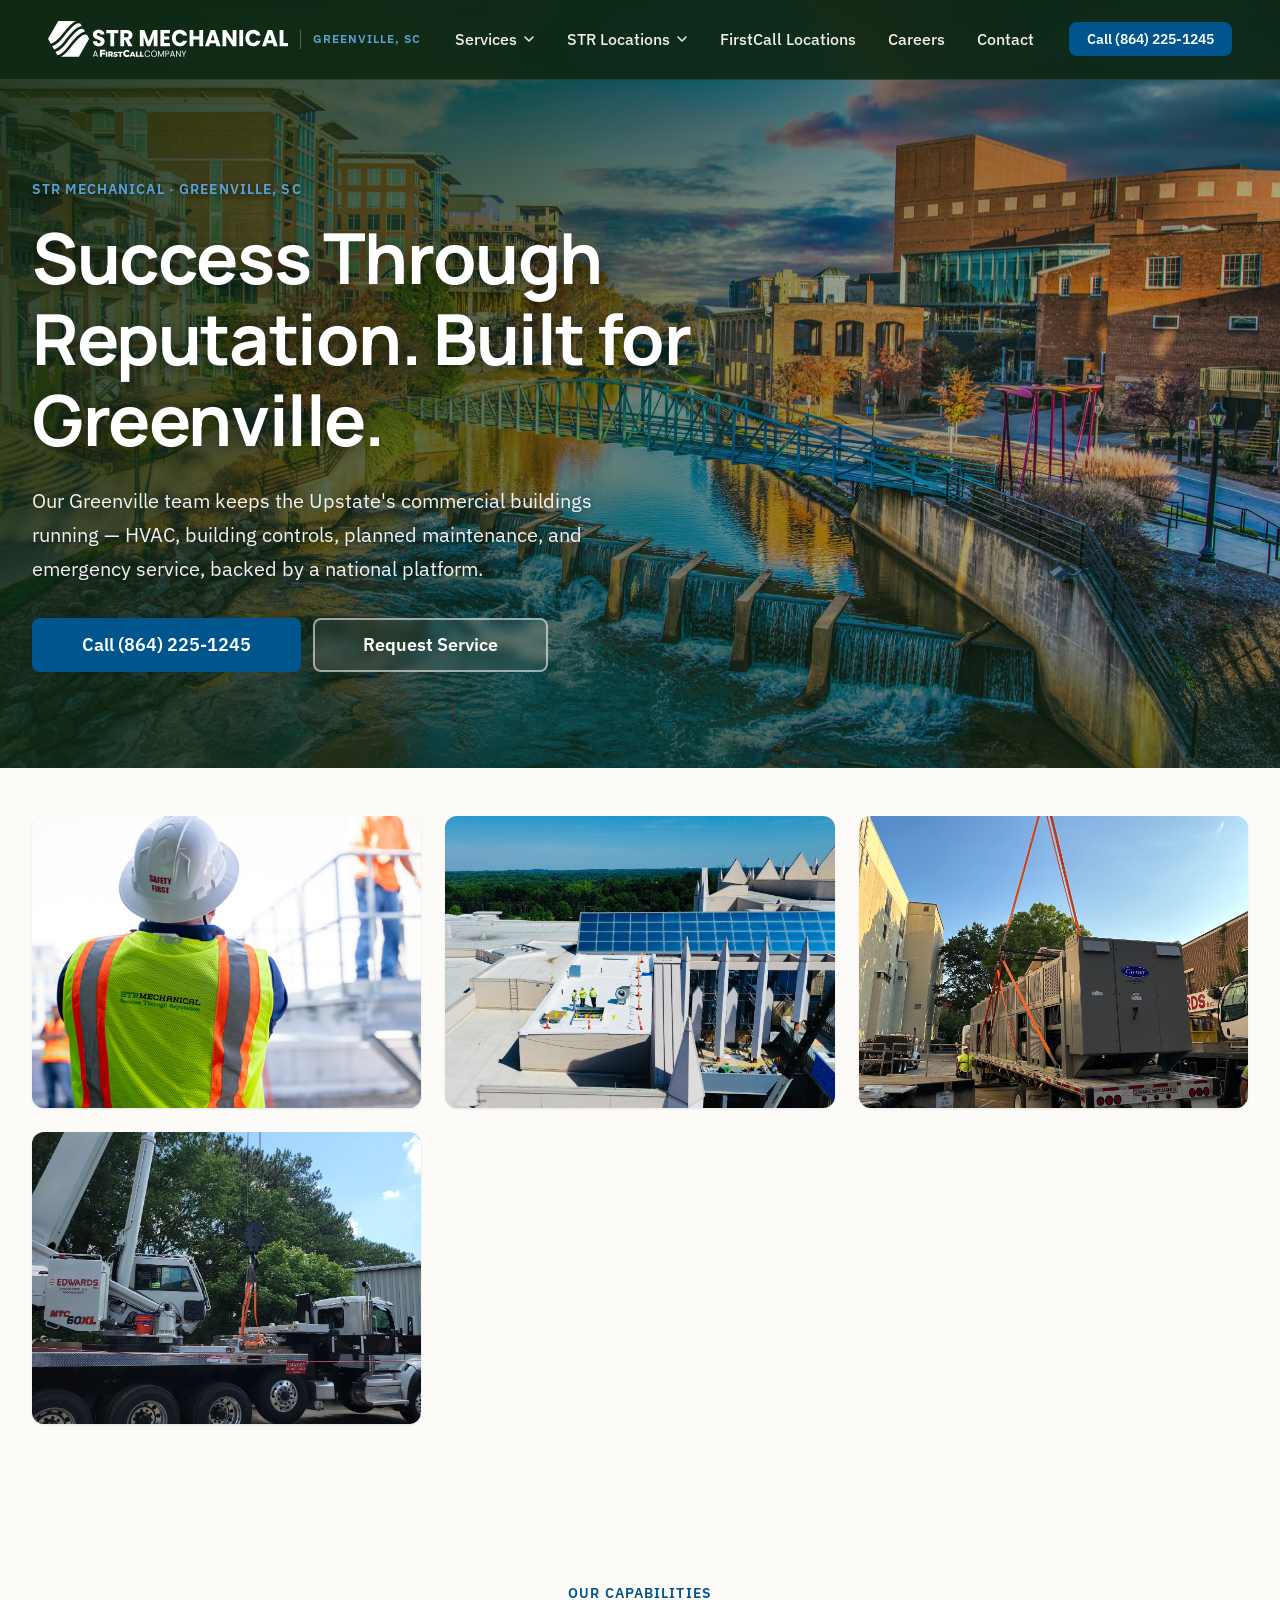
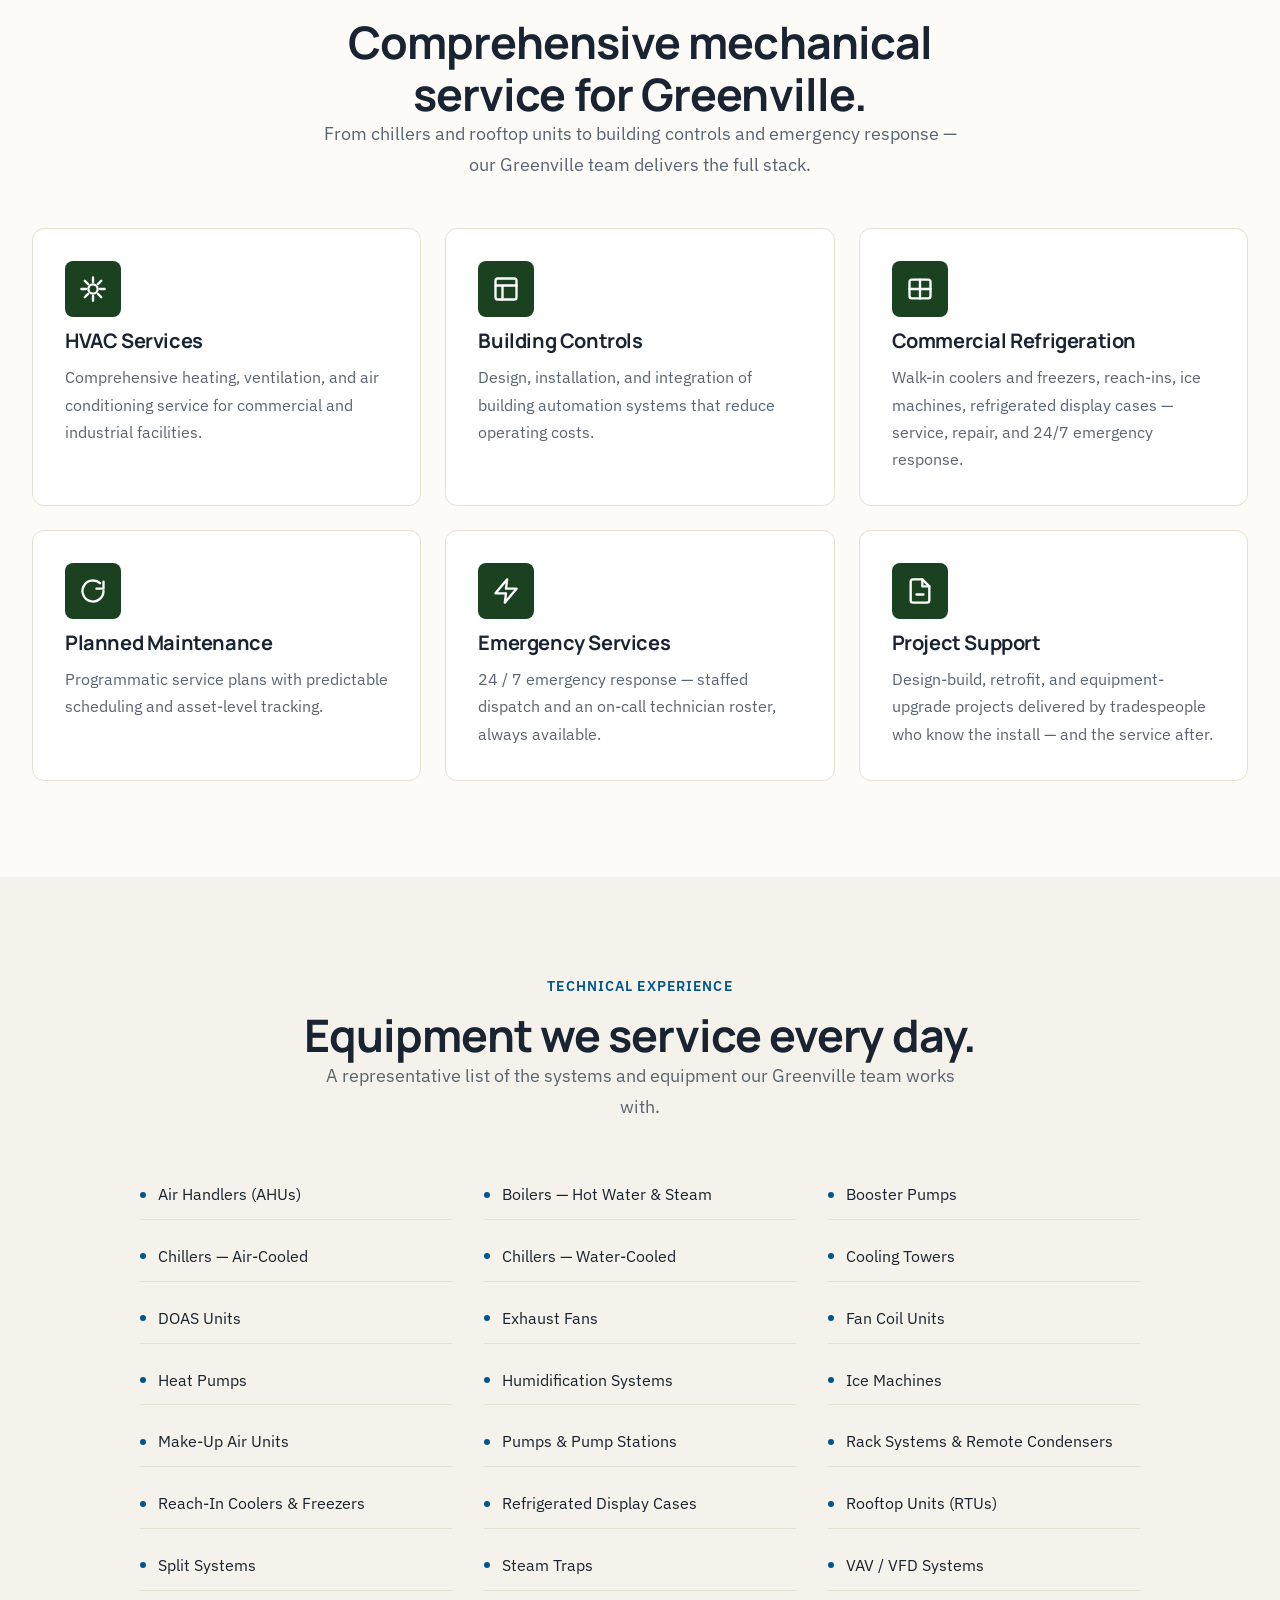
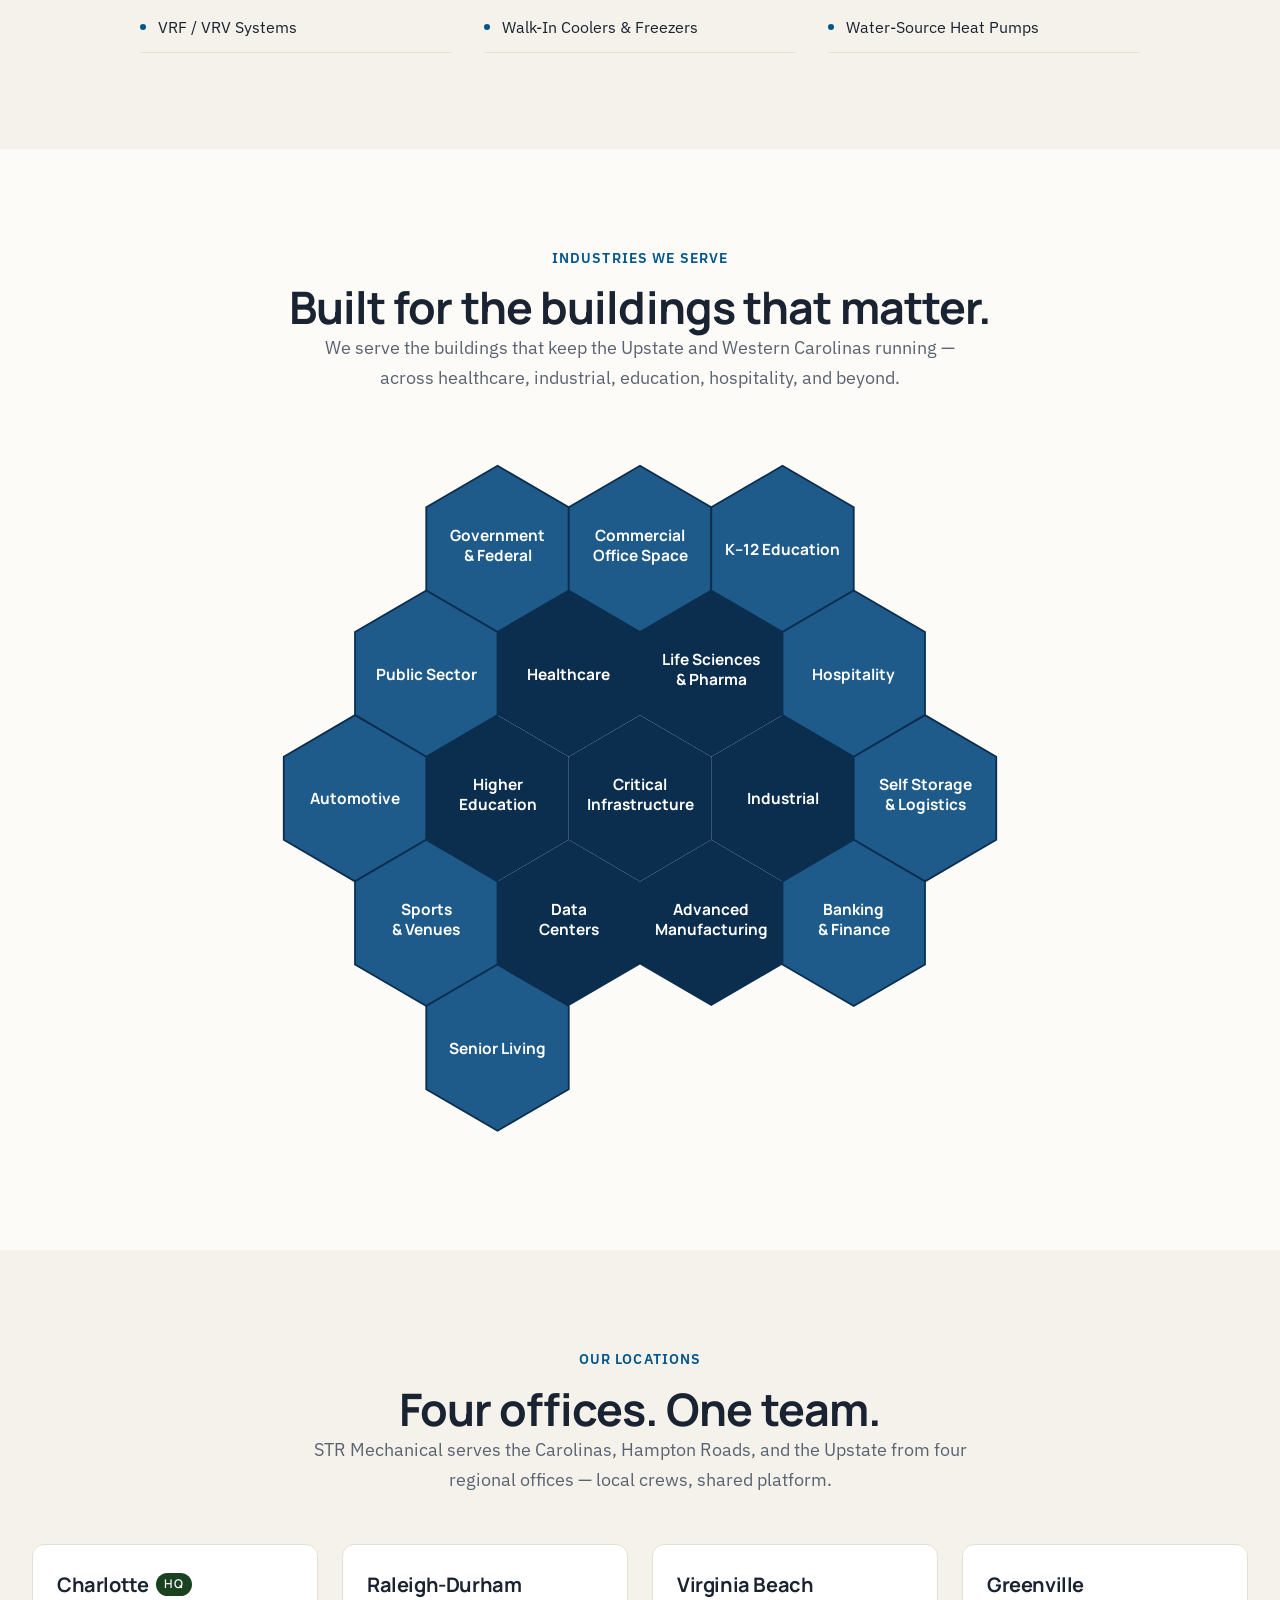
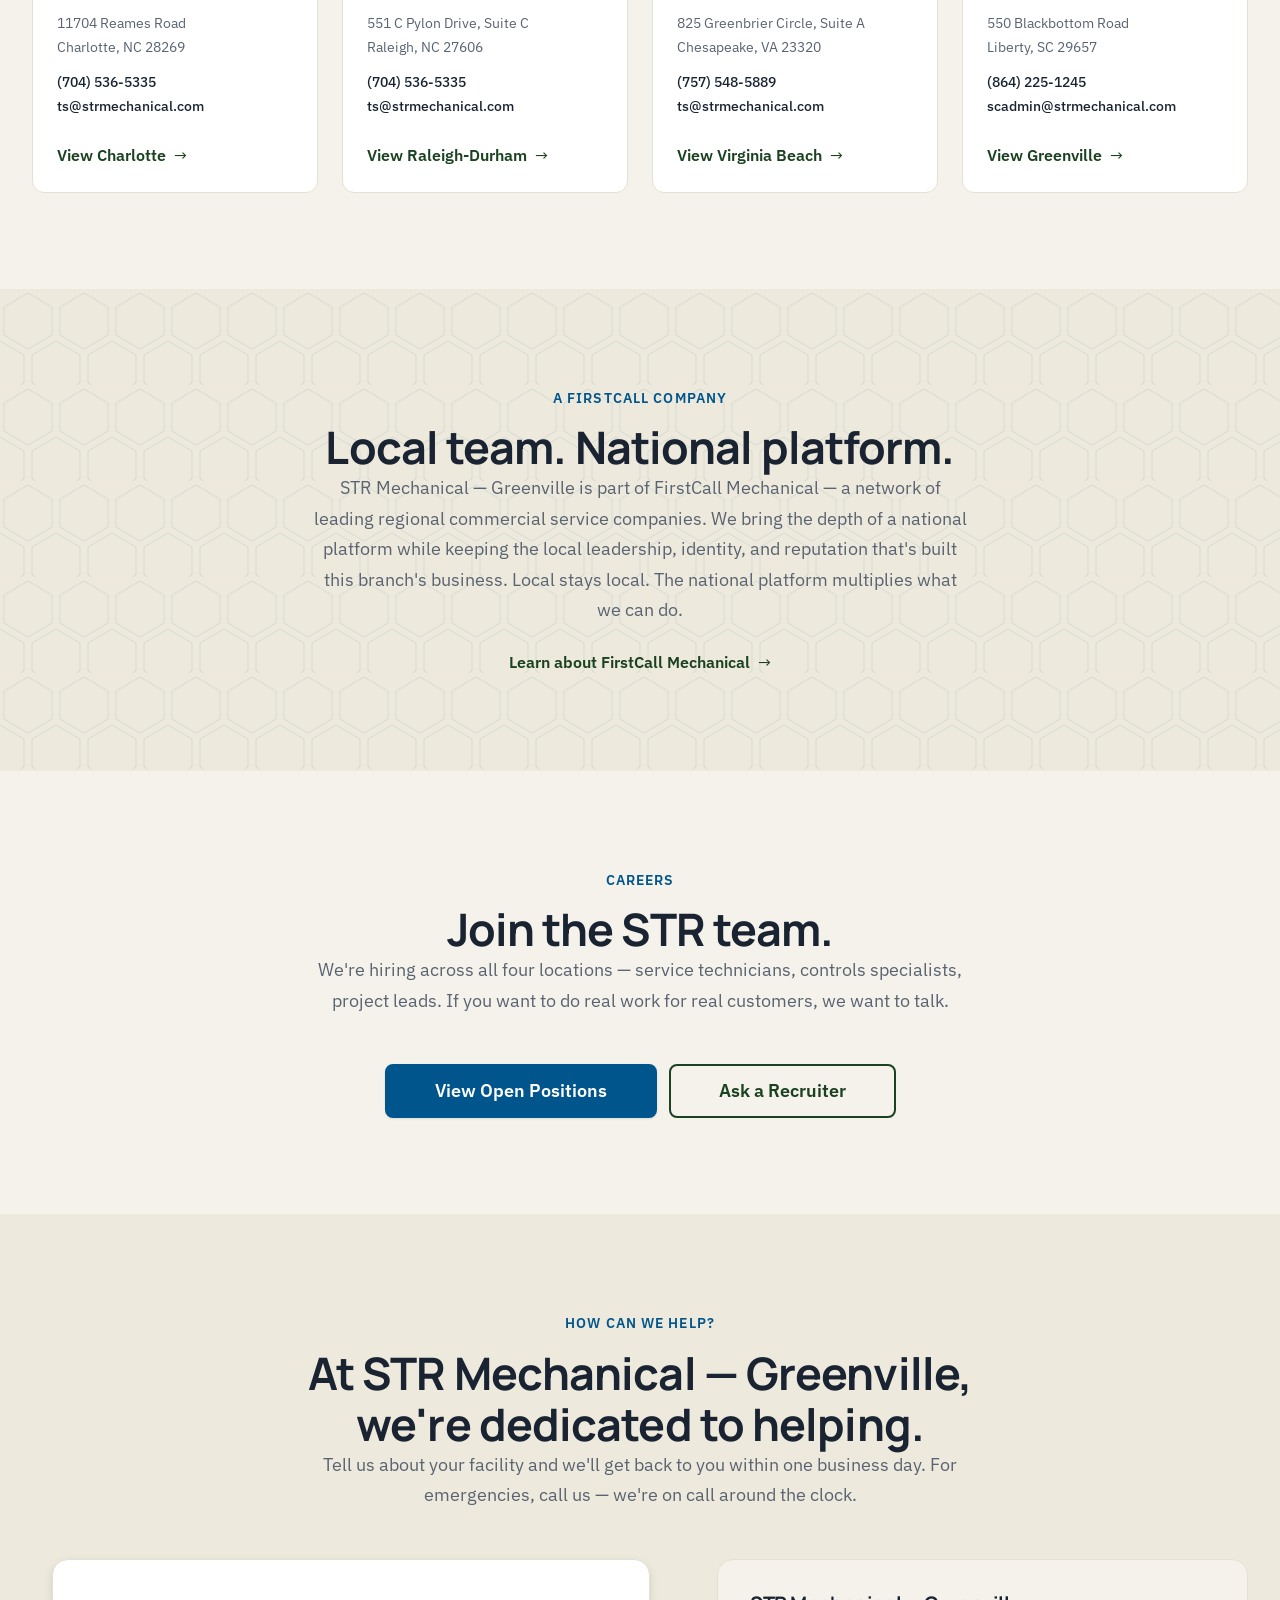
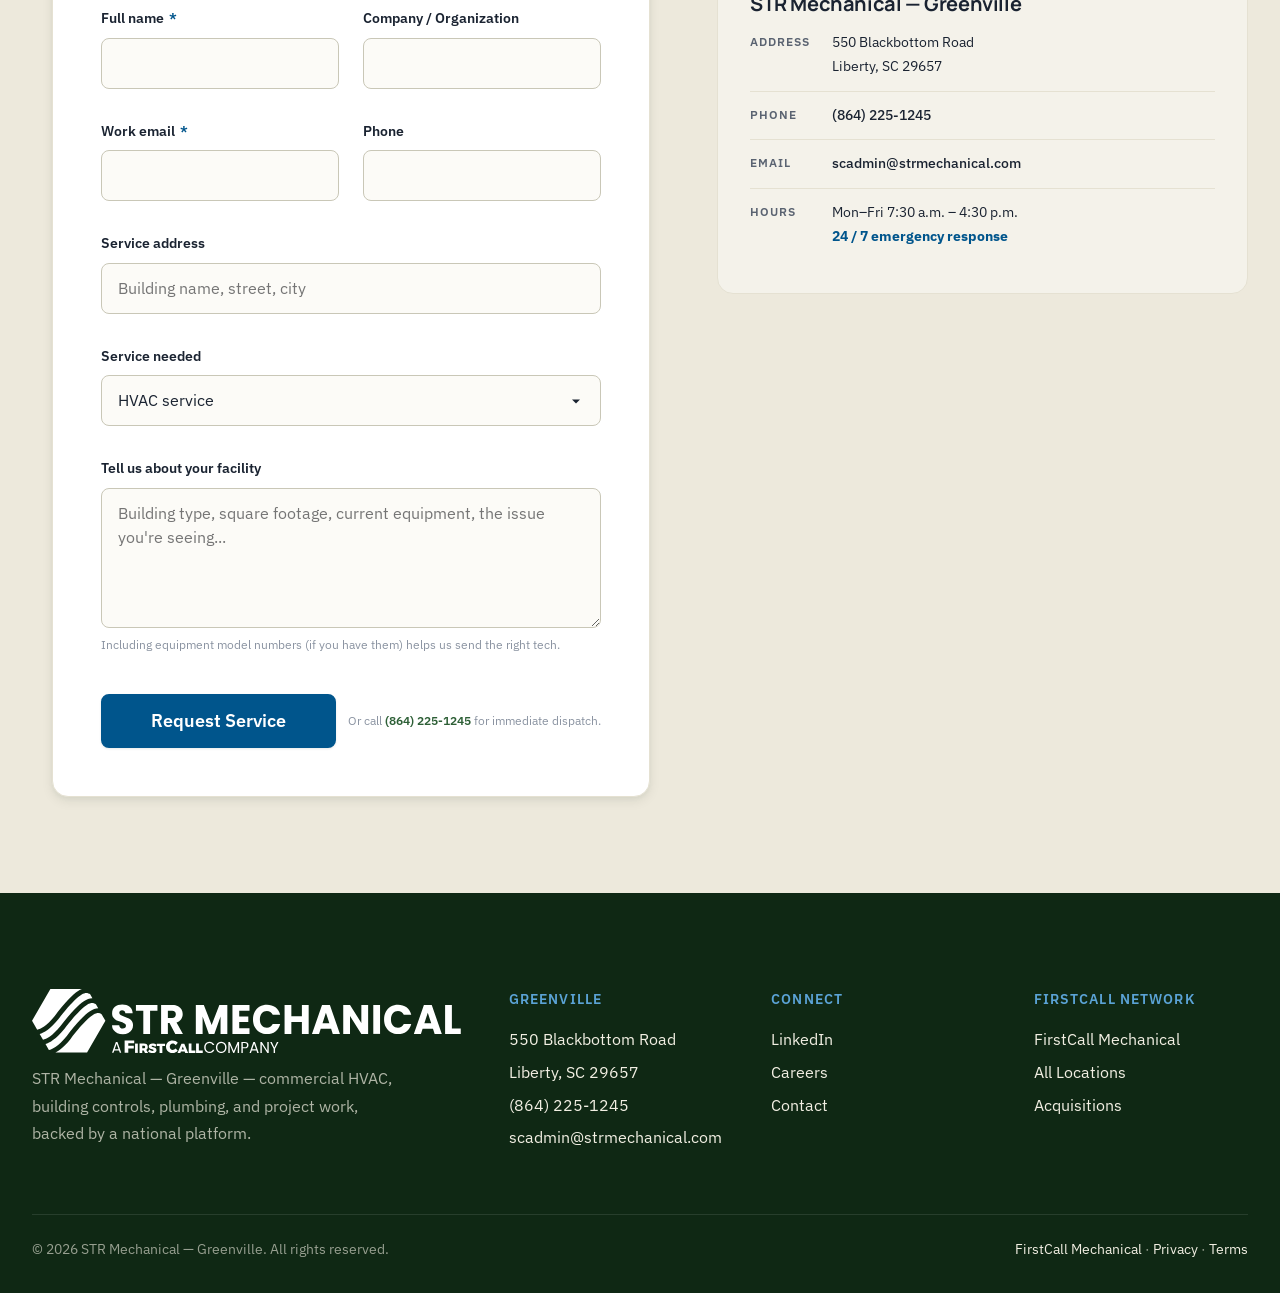
<file: greenville.html>
<!DOCTYPE html>
<!--
  ============================================================
  FirstCall Branch Template
  ============================================================

  Canonical source for every branch site (FirstCall Mechanical
  subpages + standalone-domain branches). Hydrated from each
  branch's config.json by a future scripts/build-branches.js
  step (see Milestone 5).

  Placeholders use  syntax for simple field
  substitution and  for repeats.

  For the live, fully-rendered example, see
  branches/columbus/index.html. That file is the manually-built
  reference instance — when build-branches.js is wired up, it
  should produce a byte-identical output for the Columbus
  config.json.

  All CSS / JS / logo SVGs are inlined per branch so each page
  renders standalone (no sibling-file dependencies). This is
  intentional — branch sites may live at different domains
  (strmechanical.com, c2h.com) and shouldn't share runtime
  assets cross-origin.
  ============================================================
-->
<html lang="en">
<head>
  <meta charset="UTF-8" />
  <meta name="viewport" content="width=device-width, initial-scale=1.0" />
  <title>STR Mechanical — Greenville</title>
  <meta name="description" content="STR Mechanical — Greenville — commercial HVAC, building controls, plumbing, planned maintenance, and emergency service. Liberty, SC." />
  <link rel="canonical" href="https://strmechanical.com/greenville" />
  <meta name="theme-color" content="#1A4120" />

  <!-- Favicons (generate .ico + PNG sizes from /favicon.svg via realfavicongenerator.net) -->
  <link rel="icon" type="image/svg+xml" href="/favicon.svg" />
  <link rel="icon" type="image/x-icon" href="/favicon.ico" />
  <link rel="apple-touch-icon" sizes="180x180" href="/apple-touch-icon.png" />
  <link rel="manifest" href="/site.webmanifest" />

  <!-- Open Graph (LinkedIn, Facebook, iMessage previews) -->
  <meta property="og:type" content="website" />
  <meta property="og:site_name" content="STR Mechanical" />
  <meta property="og:locale" content="en_US" />
  <meta property="og:title" content="STR Mechanical — Greenville" />
  <meta property="og:description" content="Commercial mechanical service for Liberty, SC." />
  <meta property="og:url" content="https://strmechanical.com/greenville" />
  <meta property="og:image" content="https://strmechanical.com/og-image.jpg" />
  <meta property="og:image:width" content="1200" />
  <meta property="og:image:height" content="630" />
  <meta property="og:image:alt" content="STR Mechanical — Success Through Reputation" />

  <!-- Twitter / X card -->
  <meta name="twitter:card" content="summary_large_image" />
  <meta name="twitter:title" content="STR Mechanical — Greenville" />
  <meta name="twitter:description" content="Commercial mechanical service for Liberty, SC." />
  <meta name="twitter:image" content="https://strmechanical.com/og-image.jpg" />

  <link rel="preconnect" href="https://fonts.googleapis.com" />
  <link rel="preconnect" href="https://fonts.gstatic.com" crossorigin />
  <link href="https://fonts.googleapis.com/css2?family=Manrope:wght@400;500;600;700;800&family=IBM+Plex+Sans:wght@300;400;500;600;700&display=swap" rel="stylesheet" />

  <!-- LocalBusiness JSON-LD for SEO -->
  <script type="application/ld+json">
  {
    "@context": "https://schema.org",
    "@type": "LocalBusiness",
    "name": "STR Mechanical — Greenville",
    "image": "shared/img/photos/str/greenville.jpg",
    "telephone": "+18642251245",
    "email": "scadmin@strmechanical.com",
    "url": "https://strmechanical.com/greenville",
    "address": {
      "@type": "PostalAddress",
      "streetAddress": "550 Blackbottom Road",
      "addressLocality": "Liberty",
      "addressRegion": "SC",
      "postalCode": "29657",
      "addressCountry": "US"
    },
    "geo": {
      "@type": "GeoCoordinates",
      "latitude": 34.7873,
      "longitude": -82.6943
    },
    "openingHours": "Mo-Fr 07:30-16:30",
    "parentOrganization": {
      "@type": "Organization",
      "name": "FirstCall Mechanical",
      "url": "https://firstcallmechanical.com"
    }
  }
  </script>

  

  <style>
    /* ============================================================
       TOKENS, BASE, BUTTONS, HEADER, FOOTER, PAGE: BRANCH

       Build step should inline the contents of
       shared/css/tokens.css + base.css + components.css here,
       plus the branch-specific page styles. For the reference
       implementation, see branches/columbus/index.html.
       ============================================================ */

    /* ===== tokens.css ===== */
/* ============================================================
   STR Design Tokens — mirrors the Columbus, OH reference palette
   (Website Redesign/columbus.html inline TOKENS block).

   Cream/light theme with dark-green header + footer brackets and
   a deep-blue accent. Dark-text-on-cream content surface.
   ============================================================ */

:root {
  /* --------------------------------------------------------
     COLOR — Brand greens (FirstCall family)
     -------------------------------------------------------- */
  --color-primary:        #1A4120;
  --color-primary-dark:   #0F2814;
  --color-primary-mid:    #2D5F36;
  --color-primary-soft:   #4A7D52;

  /* Accent — deep brand blue */
  --color-accent:         #00558C;
  --color-accent-dark:    #003D66;
  --color-accent-light:   #5BA3D6;

  /* --------------------------------------------------------
     COLOR — Surfaces (cream-led, dark-bracket)
     -------------------------------------------------------- */
  --color-bg:             #FCFBF7;  /* page background — warm cream */
  --color-bg-soft:        #F4F2EA;  /* alt section bands */
  --color-bg-section:     #EDE9DC;  /* tinted bands */
  --color-bg-dark:        #0F2814;  /* deepest — footer, deep CTAs */
  --color-bg-card:        #FFFFFF;  /* lifted cards on cream */

  --color-text:           #1A2331;  /* near-black primary text */
  --color-text-muted:     #5A6371;  /* secondary copy */
  --color-text-light:     #8A93A1;  /* tertiary, meta */
  --color-text-on-dark:   #F2EFE3;  /* warm cream on dark surfaces */
  --color-text-on-primary:#FFFFFF;

  --color-border:         #E5E1D2;
  --color-border-strong:  #C9C7B7;
  --color-border-dark:    #0F2814;

  /* --------------------------------------------------------
     INDUSTRIES-GRID TIER TOKENS
     Used by the "Industries We Serve" hex grid + legend.
     -------------------------------------------------------- */
  --fc-tier-1:        #0B2E4F;   /* Specialty Focus — darkest navy */
  --fc-tier-2:        #1E5A8A;   /* Deep Expertise — mid navy */
  --fc-tier-3:        #A8C5DC;   /* Trusted Partner — light blue */
  --fc-text-light:    #FFFFFF;
  --fc-text-dark:     #0B2E4F;

  /* --------------------------------------------------------
     COLOR — Semantic
     -------------------------------------------------------- */
  --color-success:        #5BA3D6;
  --color-warning:        #B8861A;
  --color-danger:         #C0392B;
  --color-info:           #5BA3D6;

  /* --------------------------------------------------------
     TYPOGRAPHY
     Manrope (display/headings) + IBM Plex Sans (body)
     -------------------------------------------------------- */
  --font-display: "Manrope", system-ui, -apple-system, "Segoe UI", sans-serif;
  --font-body:    "IBM Plex Sans", system-ui, -apple-system, "Segoe UI", sans-serif;
  --font-mono:    "IBM Plex Mono", ui-monospace, "SF Mono", Menlo, monospace;

  --text-xs:    0.75rem;
  --text-sm:    0.875rem;
  --text-base:  1rem;
  --text-lg:    1.125rem;
  --text-xl:    1.25rem;
  --text-2xl:   1.5rem;
  --text-3xl:   1.875rem;
  --text-4xl:   2.25rem;
  --text-5xl:   3rem;
  --text-6xl:   3.75rem;
  --text-7xl:   4.5rem;

  --weight-regular:  400;
  --weight-medium:   500;
  --weight-semibold: 600;
  --weight-bold:     700;
  --weight-extrabold:800;

  --leading-tight:   1.15;
  --leading-snug:    1.3;
  --leading-normal:  1.55;
  --leading-relaxed: 1.7;

  --tracking-tight:  -0.02em;
  --tracking-normal: 0;
  --tracking-wide:   0.02em;
  --tracking-caps:   0.08em;

  /* --------------------------------------------------------
     SPACING — 4px base
     -------------------------------------------------------- */
  --space-1:   0.25rem;
  --space-2:   0.5rem;
  --space-3:   0.75rem;
  --space-4:   1rem;
  --space-5:   1.5rem;
  --space-6:   2rem;
  --space-7:   3rem;
  --space-8:   4rem;
  --space-9:   6rem;
  --space-10:  8rem;
  --space-11: 10rem;

  /* --------------------------------------------------------
     LAYOUT
     -------------------------------------------------------- */
  --container-sm:  640px;
  --container-md:  768px;
  --container-lg: 1024px;
  --container-xl: 1280px;
  --container-2xl: 1600px;
  --container-content: 1440px;

  --header-height: 80px;
  --header-height-mobile: 64px;
  --pad-x: clamp(1.25rem, 4vw, 3rem);

  /* --------------------------------------------------------
     RADII
     -------------------------------------------------------- */
  --radius-none: 0;
  --radius-sm:   4px;
  --radius-md:   8px;
  --radius-lg:   12px;
  --radius-xl:   16px;
  --radius-2xl:  24px;
  --radius-pill: 999px;

  /* --------------------------------------------------------
     SHADOWS
     -------------------------------------------------------- */
  --shadow-xs: 0 1px 2px rgba(15, 42, 31, 0.04);
  --shadow-sm: 0 1px 3px rgba(15, 42, 31, 0.06), 0 1px 2px rgba(15, 42, 31, 0.04);
  --shadow-md: 0 4px 12px rgba(15, 42, 31, 0.08), 0 2px 4px rgba(15, 42, 31, 0.04);
  --shadow-lg: 0 12px 32px rgba(15, 42, 31, 0.10), 0 4px 8px rgba(15, 42, 31, 0.04);
  --shadow-xl: 0 24px 48px rgba(15, 42, 31, 0.14), 0 8px 16px rgba(15, 42, 31, 0.06);

  /* --------------------------------------------------------
     MOTION
     -------------------------------------------------------- */
  --ease-out:     cubic-bezier(0.16, 1, 0.3, 1);
  --ease-in-out:  cubic-bezier(0.4, 0, 0.2, 1);
  --duration-fast:   150ms;
  --duration-base:   200ms;
  --duration-slow:   320ms;

  /* --------------------------------------------------------
     Z-INDEX
     -------------------------------------------------------- */
  --z-base:     1;
  --z-dropdown: 100;
  --z-sticky:   200;
  --z-header:   300;
  --z-overlay:  400;
  --z-modal:    500;
  --z-toast:    600;
}

/* Focus ring — applied via :focus-visible across the system. */
:root {
  --focus-ring: 0 0 0 3px rgba(0, 85, 140, 0.35);
}


/* ===== base.css ===== */
/* ============================================================
   FirstCall Base — resets, typography defaults, utilities
   Depends on tokens.css being loaded first.
   ============================================================ */

/* ---------- Modern reset ---------- */
*, *::before, *::after { box-sizing: border-box; }

* { margin: 0; }

html {
  -webkit-text-size-adjust: 100%;
  text-size-adjust: 100%;
  scroll-behavior: smooth;
}

body {
  min-height: 100vh;
  font-family: var(--font-body);
  font-size: var(--text-base);
  line-height: var(--leading-normal);
  color: var(--color-text);
  background: var(--color-bg);
  -webkit-font-smoothing: antialiased;
  -moz-osx-font-smoothing: grayscale;
  text-rendering: optimizeLegibility;
}

img, svg, video, canvas, picture {
  display: block;
  max-width: 100%;
  height: auto;
}

button, input, select, textarea {
  font: inherit;
  color: inherit;
}

button {
  background: none;
  border: none;
  cursor: pointer;
}

a {
  color: var(--color-primary-mid);
  text-decoration: none;
  transition: color var(--duration-base) var(--ease-out);
}

a:hover {
  color: var(--color-primary);
}

a:focus-visible,
button:focus-visible,
input:focus-visible,
select:focus-visible,
textarea:focus-visible,
[tabindex]:focus-visible {
  outline: none;
  box-shadow: var(--focus-ring);
  border-radius: var(--radius-sm);
}

ul, ol { padding-left: 1.25em; }
ul[role="list"], ol[role="list"] { list-style: none; padding: 0; }

/* ---------- Typography ---------- */

h1, h2, h3, h4, h5, h6 {
  font-family: var(--font-display);
  font-weight: var(--weight-bold);
  line-height: var(--leading-tight);
  letter-spacing: var(--tracking-tight);
  color: var(--color-text);
}

h1, .h1 {
  font-size: clamp(2.25rem, 4.5vw, var(--text-6xl));
  font-weight: var(--weight-bold);
}

h2, .h2 {
  font-size: clamp(1.875rem, 3.5vw, var(--text-5xl));
}

h3, .h3 {
  font-size: clamp(1.5rem, 2.5vw, var(--text-4xl));
}

h4, .h4 {
  font-size: var(--text-2xl);
  letter-spacing: var(--tracking-normal);
}

h5, .h5 {
  font-size: var(--text-xl);
  font-weight: var(--weight-semibold);
  letter-spacing: var(--tracking-normal);
}

h6, .h6 {
  font-size: var(--text-base);
  font-weight: var(--weight-semibold);
  text-transform: uppercase;
  letter-spacing: var(--tracking-caps);
  color: var(--color-text-muted);
}

p {
  line-height: var(--leading-normal);
  color: var(--color-text);
}

.lead {
  font-size: var(--text-lg);
  line-height: var(--leading-relaxed);
  color: var(--color-text-muted);
  max-width: 60ch;
}

.eyebrow {
  display: inline-block;
  font-family: var(--font-body);
  font-size: var(--text-sm);
  font-weight: var(--weight-semibold);
  text-transform: uppercase;
  letter-spacing: var(--tracking-caps);
  color: var(--color-accent);
  margin-bottom: var(--space-3);
}

small, .text-small { font-size: var(--text-sm); }
.text-xs { font-size: var(--text-xs); }
.text-muted { color: var(--color-text-muted); }
.text-light { color: var(--color-text-light); }

/* ---------- Layout utilities ---------- */

.container {
  width: 100%;
  max-width: var(--container-content);
  margin-inline: auto;
  padding-inline: var(--space-5);
}

.container-narrow {
  max-width: 800px;
  margin-inline: auto;
  padding-inline: var(--space-5);
}

.container-wide {
  width: 100%;
  max-width: var(--container-2xl);
  margin-inline: auto;
  padding-inline: var(--space-5);
}

@media (min-width: 768px) {
  .container, .container-narrow, .container-wide {
    padding-inline: var(--space-6);
  }
}

/* Section spacing */
.section {
  padding-block: var(--space-9);
}

.section-tight {
  padding-block: var(--space-7);
}

.section-loose {
  padding-block: var(--space-10);
}

@media (max-width: 767px) {
  .section { padding-block: var(--space-7); }
  .section-loose { padding-block: var(--space-8); }
}

.section--soft { background: var(--color-bg-soft); }
.section--tinted { background: var(--color-bg-section); }
.section--primary { background: var(--color-primary); color: var(--color-text-on-primary); }
.section--dark { background: var(--color-bg-dark); color: var(--color-text-on-dark); }

.section--primary h1, .section--primary h2, .section--primary h3,
.section--primary h4, .section--primary h5, .section--primary h6,
.section--dark h1, .section--dark h2, .section--dark h3,
.section--dark h4, .section--dark h5, .section--dark h6 {
  color: inherit;
}

.section--primary .eyebrow,
.section--dark .eyebrow {
  color: var(--color-accent-light);
}

/* Flex / grid helpers */
.stack > * + * { margin-top: var(--space-4); }
.stack-sm > * + * { margin-top: var(--space-2); }
.stack-lg > * + * { margin-top: var(--space-6); }
.stack-xl > * + * { margin-top: var(--space-7); }

.row {
  display: flex;
  flex-wrap: wrap;
  gap: var(--space-5);
}

.row--between { justify-content: space-between; }
.row--center  { align-items: center; }

.grid {
  display: grid;
  gap: var(--space-6);
}

.grid-2 { grid-template-columns: repeat(2, 1fr); }
.grid-3 { grid-template-columns: repeat(3, 1fr); }
.grid-4 { grid-template-columns: repeat(4, 1fr); }
.grid-6 { grid-template-columns: repeat(6, 1fr); }

@media (max-width: 1023px) {
  .grid-3, .grid-4 { grid-template-columns: repeat(2, 1fr); }
  .grid-6 { grid-template-columns: repeat(3, 1fr); }
}
@media (max-width: 639px) {
  .grid-2, .grid-3, .grid-4, .grid-6 { grid-template-columns: 1fr; }
}

/* Text alignment */
.text-center { text-align: center; }
.text-left   { text-align: left; }
.text-right  { text-align: right; }

/* Display */
.hidden { display: none !important; }

@media (max-width: 767px) {
  .hide-mobile { display: none !important; }
}
@media (min-width: 768px) {
  .show-mobile { display: none !important; }
}

/* Skip-to-content for accessibility */
.skip-link {
  position: absolute;
  top: -100px;
  left: var(--space-4);
  padding: var(--space-3) var(--space-5);
  background: var(--color-primary);
  color: var(--color-text-on-primary);
  border-radius: var(--radius-md);
  font-weight: var(--weight-semibold);
  z-index: var(--z-toast);
  transition: top var(--duration-base) var(--ease-out);
}

.skip-link:focus {
  top: var(--space-4);
}

/* Selection */
::selection {
  background: var(--color-accent);
  color: #fff;
}

/* Reduced motion */
@media (prefers-reduced-motion: reduce) {
  *, *::before, *::after {
    animation-duration: 0.01ms !important;
    animation-iteration-count: 1 !important;
    transition-duration: 0.01ms !important;
    scroll-behavior: auto !important;
  }
}


/* ===== components.css ===== */
/* ============================================================
   FirstCall Components — buttons, cards, forms, nav, footer,
   badges, callouts, photo strip, capabilities grid.
   Depends on tokens.css and base.css.
   ============================================================ */

/* ============================================================
   BUTTONS
   ============================================================ */

.btn {
  display: inline-flex;
  align-items: center;
  justify-content: center;
  gap: var(--space-2);
  padding: var(--space-3) var(--space-6);
  font-family: var(--font-body);
  font-size: var(--text-base);
  font-weight: var(--weight-semibold);
  letter-spacing: var(--tracking-normal);
  line-height: 1;
  border: 2px solid transparent;
  border-radius: var(--radius-md);
  cursor: pointer;
  text-decoration: none;
  transition:
    background-color var(--duration-base) var(--ease-out),
    border-color var(--duration-base) var(--ease-out),
    color var(--duration-base) var(--ease-out),
    transform var(--duration-fast) var(--ease-out),
    box-shadow var(--duration-base) var(--ease-out);
  white-space: nowrap;
}

.btn:active { transform: translateY(1px); }

.btn--primary {
  background: var(--color-accent);
  color: #fff;
  border-color: var(--color-accent);
  box-shadow: var(--shadow-sm);
}
.btn--primary:hover {
  background: var(--color-accent-dark);
  border-color: var(--color-accent-dark);
  color: #fff;
  box-shadow: var(--shadow-md);
}

.btn--secondary {
  background: var(--color-primary);
  color: #fff;
  border-color: var(--color-primary);
}
.btn--secondary:hover {
  background: var(--color-primary-dark);
  border-color: var(--color-primary-dark);
  color: #fff;
}

.btn--outline {
  background: transparent;
  color: var(--color-primary);
  border-color: var(--color-primary);
}
.btn--outline:hover {
  background: var(--color-primary);
  color: #fff;
}

.btn--ghost {
  background: transparent;
  color: var(--color-primary);
  border-color: transparent;
}
.btn--ghost:hover {
  background: var(--color-bg-section);
  color: var(--color-primary-dark);
}

.btn--on-dark {
  background: #fff;
  color: var(--color-primary);
  border-color: #fff;
}
.btn--on-dark:hover {
  background: var(--color-bg-section);
  color: var(--color-primary-dark);
}

.btn--outline-on-dark {
  background: transparent;
  color: #fff;
  border-color: rgba(255,255,255,0.4);
}
.btn--outline-on-dark:hover {
  background: rgba(255,255,255,0.1);
  border-color: #fff;
  color: #fff;
}

/* Size variants */
.btn--sm { padding: var(--space-2) var(--space-4); font-size: var(--text-sm); }
.btn--lg { padding: var(--space-4) var(--space-7); font-size: var(--text-lg); }
.btn--full { width: 100%; }

/* Inline-link arrow button (used a lot on ServiceLogic-style sites) */
.link-arrow {
  display: inline-flex;
  align-items: center;
  gap: var(--space-2);
  font-weight: var(--weight-semibold);
  color: var(--color-primary);
  text-decoration: none;
  transition: gap var(--duration-base) var(--ease-out), color var(--duration-base) var(--ease-out);
}

.link-arrow::after {
  content: "→";
  transition: transform var(--duration-base) var(--ease-out);
  font-weight: var(--weight-regular);
}

.link-arrow:hover {
  color: var(--color-accent);
  gap: var(--space-3);
}

.link-arrow:hover::after { transform: translateX(2px); }

.link-arrow--on-dark { color: var(--color-accent-light); }
.link-arrow--on-dark:hover { color: #fff; }

/* ============================================================
   CARDS
   ============================================================ */

.card {
  background: var(--color-bg);
  border: 1px solid var(--color-border);
  border-radius: var(--radius-lg);
  padding: var(--space-6);
  transition:
    border-color var(--duration-base) var(--ease-out),
    box-shadow var(--duration-base) var(--ease-out),
    transform var(--duration-base) var(--ease-out);
}

.card--hover:hover {
  border-color: var(--color-border-strong);
  box-shadow: var(--shadow-lg);
  transform: translateY(-2px);
}

.card--feature {
  display: flex;
  flex-direction: column;
  gap: var(--space-4);
}

.card--feature .card__icon {
  width: 56px;
  height: 56px;
  display: inline-flex;
  align-items: center;
  justify-content: center;
  background: var(--color-bg-section);
  color: var(--color-primary);
  border-radius: var(--radius-md);
}

.card--feature .card__icon svg { width: 28px; height: 28px; }

.card__title {
  font-family: var(--font-display);
  font-size: var(--text-xl);
  font-weight: var(--weight-bold);
  letter-spacing: var(--tracking-tight);
  color: var(--color-text);
}

.card__body {
  color: var(--color-text-muted);
  line-height: var(--leading-relaxed);
}

/* Branch quick-card (used on parent homepage) */
.branch-card {
  background: var(--color-bg);
  border: 1px solid var(--color-border);
  border-radius: var(--radius-lg);
  padding: var(--space-6);
  display: flex;
  flex-direction: column;
  gap: var(--space-3);
  transition:
    border-color var(--duration-base) var(--ease-out),
    box-shadow var(--duration-base) var(--ease-out),
    transform var(--duration-base) var(--ease-out);
}

.branch-card:hover {
  border-color: var(--color-primary-mid);
  box-shadow: var(--shadow-lg);
  transform: translateY(-2px);
}

.branch-card__location {
  font-family: var(--font-body);
  font-size: var(--text-sm);
  font-weight: var(--weight-semibold);
  text-transform: uppercase;
  letter-spacing: var(--tracking-caps);
  color: var(--color-accent);
}

.branch-card__name {
  font-family: var(--font-display);
  font-size: var(--text-2xl);
  font-weight: var(--weight-bold);
  letter-spacing: var(--tracking-tight);
}

.branch-card__phone {
  font-size: var(--text-lg);
  font-weight: var(--weight-medium);
  color: var(--color-text);
}

.branch-card__phone a { color: inherit; }
.branch-card__phone a:hover { color: var(--color-primary); }

/* ============================================================
   FORMS
   ============================================================ */

.form-field {
  display: flex;
  flex-direction: column;
  gap: var(--space-2);
  margin-bottom: var(--space-4);
}

.form-label {
  font-family: var(--font-body);
  font-size: var(--text-sm);
  font-weight: var(--weight-semibold);
  color: var(--color-text);
}

.form-label .required {
  color: var(--color-accent);
  margin-left: 2px;
}

.form-input,
.form-textarea,
.form-select {
  width: 100%;
  padding: var(--space-3) var(--space-4);
  font-family: var(--font-body);
  font-size: var(--text-base);
  color: var(--color-text);
  background: var(--color-bg);
  border: 1.5px solid var(--color-border);
  border-radius: var(--radius-md);
  transition: border-color var(--duration-base) var(--ease-out), background var(--duration-base) var(--ease-out);
}

.form-input:hover,
.form-textarea:hover,
.form-select:hover {
  border-color: var(--color-border-strong);
}

.form-input:focus,
.form-textarea:focus,
.form-select:focus {
  outline: none;
  border-color: var(--color-primary-mid);
  box-shadow: 0 0 0 3px rgba(0, 85, 140, 0.15);
}

.form-textarea {
  min-height: 140px;
  resize: vertical;
  line-height: var(--leading-normal);
}

.form-select {
  appearance: none;
  background-image: url("data:image/svg+xml;utf8,<svg xmlns='http://www.w3.org/2000/svg' viewBox='0 0 20 20' fill='%231A2421'><path d='M5 8l5 5 5-5z'/></svg>");
  background-repeat: no-repeat;
  background-position: right var(--space-4) center;
  background-size: 16px;
  padding-right: var(--space-7);
}

.form-help {
  font-size: var(--text-xs);
  color: var(--color-text-light);
}

.form-error {
  font-size: var(--text-xs);
  color: var(--color-danger);
  font-weight: var(--weight-medium);
}

.form-input--error,
.form-textarea--error,
.form-select--error {
  border-color: var(--color-danger);
}

/* Checkbox / radio */
.form-checkbox,
.form-radio {
  display: flex;
  gap: var(--space-3);
  align-items: flex-start;
  cursor: pointer;
  font-size: var(--text-sm);
}

.form-checkbox input,
.form-radio input {
  margin-top: 2px;
  accent-color: var(--color-primary);
  width: 18px;
  height: 18px;
}

/* ============================================================
   HEADER / NAV  (Columbus-style: dark green bar over cream page)
   ============================================================ */

.site-header {
  position: sticky;
  top: 0;
  z-index: var(--z-header);
  background: rgba(15, 40, 20, 0.92);
  backdrop-filter: saturate(180%) blur(10px);
  -webkit-backdrop-filter: saturate(180%) blur(10px);
  border-bottom: 1px solid rgba(74, 125, 82, 0.35);
  height: var(--header-height);
  display: flex;
  align-items: center;
  transition: box-shadow var(--duration-base) var(--ease-out), background var(--duration-base) var(--ease-out);
}

.site-header.is-scrolled {
  box-shadow: 0 1px 0 rgba(0,0,0,0.4), var(--shadow-sm);
  background: rgba(15, 40, 20, 0.97);
}

.site-header__inner {
  width: 100%;
  max-width: var(--container-2xl);
  margin-inline: auto;
  padding-inline: var(--pad-x);
  display: flex;
  align-items: center;
  justify-content: space-between;
  gap: var(--space-6);
}

.site-header__logo {
  display: inline-flex;
  align-items: center;
  gap: var(--space-3);
  text-decoration: none;
}

.site-header__logo svg {
  height: 36px;
  width: auto;
  display: block;
}

.site-header__tagline {
  font-family: var(--font-body);
  font-size: var(--text-xs);
  font-weight: var(--weight-semibold);
  text-transform: uppercase;
  letter-spacing: var(--tracking-caps);
  color: var(--color-accent-light);
  padding-left: var(--space-3);
  border-left: 1px solid rgba(242, 239, 227, 0.3);
}

@media (max-width: 767px) { .site-header__tagline { display: none; } }

.site-nav {
  display: flex;
  align-items: center;
  gap: var(--space-6);
}

.site-nav__link {
  font-family: var(--font-body);
  font-size: var(--text-base);
  font-weight: var(--weight-medium);
  color: var(--color-text-on-dark);
  text-decoration: none;
  padding: var(--space-2) 0;
  position: relative;
  transition: color var(--duration-base) var(--ease-out);
}

.site-nav__link::after {
  content: "";
  position: absolute;
  left: 0;
  bottom: -4px;
  width: 0;
  height: 2px;
  background: var(--color-accent-light);
  transition: width var(--duration-base) var(--ease-out);
}

.site-nav__link:hover { color: var(--color-accent-light); }

.site-nav__link:hover::after,
.site-nav__link[aria-current="page"]::after {
  width: 100%;
}

.site-nav__link[aria-current="page"] {
  color: var(--color-accent-light);
  font-weight: var(--weight-semibold);
}

/* Nav dropdowns (Services + STR Locations) */
.site-nav__dropdown-wrap { position: relative; }
.site-nav__dropdown-toggle {
  background: none;
  border: none;
  cursor: pointer;
  display: inline-flex;
  align-items: center;
  gap: 6px;
}
.site-nav__caret {
  width: 12px;
  height: 12px;
  transition: transform var(--duration-base) var(--ease-out);
}
.site-nav__dropdown-toggle[aria-expanded="true"] .site-nav__caret { transform: rotate(180deg); }
.site-nav__dropdown {
  position: absolute;
  top: calc(100% + 6px);
  left: -8px;
  min-width: 240px;
  background: rgba(15, 40, 20, 0.97);
  backdrop-filter: saturate(180%) blur(10px);
  -webkit-backdrop-filter: saturate(180%) blur(10px);
  border: 1px solid rgba(74, 125, 82, 0.35);
  border-radius: var(--radius-md);
  padding: var(--space-2);
  box-shadow: var(--shadow-lg);
  opacity: 0;
  pointer-events: none;
  transform: translateY(-4px);
  transition: opacity var(--duration-base) var(--ease-out), transform var(--duration-base) var(--ease-out);
  z-index: 1;
}
.site-nav__dropdown.is-open {
  opacity: 1;
  pointer-events: auto;
  transform: translateY(0);
}
.site-nav__dropdown-link {
  display: block;
  padding: var(--space-3) var(--space-3);
  color: var(--color-text-on-dark);
  border-radius: var(--radius-sm);
  font-size: var(--text-base);
  font-weight: var(--weight-medium);
  text-decoration: none;
  transition: background var(--duration-base) var(--ease-out), color var(--duration-base) var(--ease-out);
}
.site-nav__dropdown-link:hover,
.site-nav__dropdown-link:focus-visible {
  background: rgba(91, 163, 214, 0.15);
  color: var(--color-accent-light);
}
.site-nav__dropdown-link[aria-current="page"] {
  color: var(--color-accent-light);
  background: rgba(91, 163, 214, 0.1);
}

.site-header__cta {
  display: flex;
  align-items: center;
  gap: var(--space-3);
}

/* Mobile menu toggle */
.menu-toggle {
  display: none;
  width: 44px;
  height: 44px;
  align-items: center;
  justify-content: center;
  border-radius: var(--radius-md);
}

.menu-toggle:hover { background: rgba(242, 239, 227, 0.1); }

.menu-toggle__bars,
.menu-toggle__bars::before,
.menu-toggle__bars::after {
  display: block;
  width: 22px;
  height: 2px;
  background: var(--color-text-on-dark);
  position: relative;
  transition: transform var(--duration-base) var(--ease-out), top var(--duration-base) var(--ease-out);
}

.menu-toggle__bars::before,
.menu-toggle__bars::after {
  content: "";
  position: absolute;
  left: 0;
}

.menu-toggle__bars::before { top: -7px; }
.menu-toggle__bars::after  { top: 7px; }

@media (max-width: 1023px) {
  .menu-toggle { display: inline-flex; }
  .site-nav {
    position: fixed;
    top: var(--header-height);
    left: 0;
    right: 0;
    background: var(--color-primary-dark);
    flex-direction: column;
    align-items: stretch;
    padding: var(--space-5);
    border-bottom: 1px solid var(--color-border);
    box-shadow: var(--shadow-lg);
    transform: translateY(-120%);
    transition: transform var(--duration-slow) var(--ease-out);
    gap: 0;
  }
  .site-nav.is-open { transform: translateY(0); }
  .site-nav__link {
    padding-block: var(--space-4);
    border-bottom: 1px solid rgba(74, 125, 82, 0.4);
    font-size: var(--text-lg);
  }
  .site-nav__link:last-child { border-bottom: none; }
  .site-nav__link::after { display: none; }
  .site-header__cta .btn { display: none; }
  .hide-mobile { display: none !important; }

  /* Mobile dropdowns: full-width toggle + collapsible inline menu */
  .site-nav__dropdown-wrap { width: 100%; }
  .site-nav__dropdown-toggle {
    width: 100%;
    justify-content: space-between;
    padding-block: var(--space-4);
    border-bottom: 1px solid rgba(74, 125, 82, 0.4);
    font-size: var(--text-lg);
    color: var(--color-text-on-dark);
  }
  .site-nav__dropdown {
    position: static;
    opacity: 1;
    pointer-events: auto;
    transform: none;
    background: transparent;
    backdrop-filter: none;
    -webkit-backdrop-filter: none;
    border: none;
    border-radius: 0;
    box-shadow: none;
    padding: 0;
    min-width: 0;
    max-height: 0;
    overflow: hidden;
    transition: max-height var(--duration-slow) var(--ease-out);
  }
  .site-nav__dropdown.is-open { max-height: 400px; }
  .site-nav__dropdown-link {
    padding-block: var(--space-3);
    padding-left: var(--space-5);
    border-bottom: 1px solid rgba(74, 125, 82, 0.25);
    font-size: var(--text-base);
  }
}

/* ============================================================
   FOOTER
   ============================================================ */

.site-footer {
  background: var(--color-bg-dark);
  color: var(--color-text-on-dark);
  padding-block: var(--space-9) var(--space-6);
}

.site-footer a { color: var(--color-text-on-dark); text-decoration: none; }
.site-footer a:hover { color: var(--color-accent-light); }

.site-footer__grid {
  display: grid;
  grid-template-columns: 2fr 1fr 1fr 1fr;
  gap: var(--space-7);
  margin-bottom: var(--space-8);
}

@media (max-width: 1023px) {
  .site-footer__grid { grid-template-columns: 1fr 1fr; }
}
@media (max-width: 639px) {
  .site-footer__grid { grid-template-columns: 1fr; }
}

.site-footer__heading {
  font-family: var(--font-body);
  font-size: var(--text-sm);
  font-weight: var(--weight-semibold);
  text-transform: uppercase;
  letter-spacing: var(--tracking-caps);
  color: var(--color-accent-light);
  margin-bottom: var(--space-4);
}

.site-footer__list { list-style: none; padding: 0; display: flex; flex-direction: column; gap: var(--space-2); }
.site-footer__list a { font-size: var(--text-base); }

.site-footer__brand p {
  color: rgba(242, 239, 227, 0.7);
  max-width: 36ch;
  margin-top: var(--space-3);
  line-height: var(--leading-relaxed);
}

.site-footer__bottom {
  padding-top: var(--space-5);
  border-top: 1px solid rgba(255,255,255,0.1);
  display: flex;
  justify-content: space-between;
  flex-wrap: wrap;
  gap: var(--space-4);
  font-size: var(--text-sm);
  color: rgba(242, 239, 227, 0.6);
}

/* ============================================================
   BADGES / TAGS / CALLOUTS
   ============================================================ */

.badge {
  display: inline-flex;
  align-items: center;
  gap: var(--space-2);
  padding: var(--space-1) var(--space-3);
  font-size: var(--text-xs);
  font-weight: var(--weight-semibold);
  text-transform: uppercase;
  letter-spacing: var(--tracking-caps);
  border-radius: var(--radius-pill);
  background: var(--color-bg-section);
  color: var(--color-primary);
}

.badge--accent { background: var(--color-accent); color: #fff; }
.badge--primary { background: var(--color-primary); color: #fff; }
.badge--outline { background: transparent; border: 1.5px solid var(--color-border-strong); color: var(--color-text-muted); }

.callout {
  background: var(--color-bg-section);
  border-left: 4px solid var(--color-accent);
  padding: var(--space-5) var(--space-6);
  border-radius: var(--radius-md);
}

/* ============================================================
   PHOTO STRIP (horizontal scrolling row used on branch sites)
   ============================================================ */

.photo-strip {
  display: grid;
  grid-auto-flow: column;
  grid-auto-columns: minmax(280px, 1fr);
  gap: var(--space-4);
  overflow-x: auto;
  padding-bottom: var(--space-3);
  scroll-snap-type: x mandatory;
  scrollbar-width: thin;
}

.photo-strip__item {
  scroll-snap-align: start;
  aspect-ratio: 4 / 3;
  border-radius: var(--radius-lg);
  overflow: hidden;
  background: var(--color-bg-section);
}

.photo-strip__item img {
  width: 100%;
  height: 100%;
  object-fit: cover;
}

@media (min-width: 1024px) {
  .photo-strip {
    grid-auto-columns: minmax(0, 1fr);
    grid-auto-flow: row;
    grid-template-columns: repeat(4, 1fr);
    overflow: visible;
  }
}

/* ============================================================
   CAPABILITIES GRID (homepage + branch)
   ============================================================ */

.capabilities {
  display: grid;
  grid-template-columns: repeat(3, 1fr);
  gap: var(--space-5);
}

@media (max-width: 1023px) { .capabilities { grid-template-columns: repeat(2, 1fr); } }
@media (max-width: 639px)  { .capabilities { grid-template-columns: 1fr; } }

.capability {
  background: var(--color-bg);
  border: 1px solid var(--color-border);
  border-radius: var(--radius-lg);
  padding: var(--space-6);
  display: flex;
  flex-direction: column;
  gap: var(--space-3);
  transition:
    border-color var(--duration-base) var(--ease-out),
    box-shadow var(--duration-base) var(--ease-out),
    transform var(--duration-base) var(--ease-out);
}

.capability:hover {
  border-color: var(--color-primary-mid);
  box-shadow: var(--shadow-lg);
  transform: translateY(-2px);
}

.capability__icon {
  width: 56px;
  height: 56px;
  display: inline-flex;
  align-items: center;
  justify-content: center;
  background: var(--color-primary);
  color: #fff;
  border-radius: var(--radius-md);
}

.capability__icon svg { width: 28px; height: 28px; }

.capability__title {
  font-family: var(--font-display);
  font-size: var(--text-xl);
  font-weight: var(--weight-bold);
  letter-spacing: var(--tracking-tight);
}

.capability__body {
  color: var(--color-text-muted);
  line-height: var(--leading-relaxed);
  font-size: var(--text-base);
}

/* ============================================================
   HERO (parent + branch share this structural pattern)
   ============================================================ */

.hero {
  position: relative;
  padding-block: var(--space-10) var(--space-9);
  overflow: hidden;
}

.hero--with-photo {
  display: grid;
  grid-template-columns: 1fr 1fr;
  gap: var(--space-8);
  align-items: center;
}

@media (max-width: 1023px) {
  .hero--with-photo { grid-template-columns: 1fr; gap: var(--space-6); }
}

.hero__eyebrow {
  display: inline-block;
  font-size: var(--text-sm);
  font-weight: var(--weight-semibold);
  text-transform: uppercase;
  letter-spacing: var(--tracking-caps);
  color: var(--color-accent);
  margin-bottom: var(--space-4);
}

.hero__title {
  font-family: var(--font-display);
  font-size: clamp(2.5rem, 5vw, var(--text-7xl));
  font-weight: var(--weight-extrabold);
  line-height: var(--leading-tight);
  letter-spacing: var(--tracking-tight);
  margin-bottom: var(--space-5);
  max-width: 16ch;
}

.hero__lede {
  font-size: var(--text-xl);
  line-height: var(--leading-relaxed);
  color: var(--color-text-muted);
  max-width: 50ch;
  margin-bottom: var(--space-6);
}

.hero__cta {
  display: flex;
  flex-wrap: wrap;
  gap: var(--space-3);
}

.hero__photo {
  aspect-ratio: 5 / 4;
  border-radius: var(--radius-xl);
  overflow: hidden;
  background: var(--color-bg-section);
  box-shadow: var(--shadow-xl);
}

.hero__photo img {
  width: 100%; height: 100%; object-fit: cover;
}

/* ============================================================
   COLOR SWATCHES (used in styleguide only, but kept here so
   the swatch component is documented within the system)
   ============================================================ */

.swatch {
  display: flex;
  flex-direction: column;
  gap: var(--space-2);
}

.swatch__chip {
  height: 96px;
  border-radius: var(--radius-md);
  border: 1px solid var(--color-border);
}

.swatch__meta {
  font-size: var(--text-xs);
  color: var(--color-text-muted);
}

.swatch__meta strong {
  display: block;
  color: var(--color-text);
  font-size: var(--text-sm);
  font-weight: var(--weight-semibold);
}


/* ===== branch.css ===== */
/* ============================================================
   shared/css/branch.css

   Page-specific styles for the branch page (the template at
   shared/templates/branch.html). Inlined by
   scripts/build-branches.js after tokens.css, base.css, and
   components.css.

   Extracted from the manually-built reference instance
   (Website Redesign/columbus.html, lines 500–858). Keep in sync
   with the Website Redesign repo's equivalent.
   ============================================================ */

/* ===== PAGE: BRANCH ===== */

/* Hero — full-bleed video background with overlaid text */
.branch-hero {
  position: relative;
  min-height: 82vh;
  display: flex;
  align-items: center;
  padding-block: var(--space-9);
  overflow: hidden;
  background: var(--color-primary-dark); /* fallback while video loads */
  color: #fff;
  isolation: isolate; /* contain stacking context */
  /* Pull the hero up under the sticky header so the video starts at the very top */
  margin-top: calc(var(--header-height) * -1);
  padding-top: calc(var(--header-height) + var(--space-9));
}
@media (max-width: 767px) {
  .branch-hero { min-height: 70vh; padding-block: var(--space-8); padding-top: calc(var(--header-height) + var(--space-7)); }
}
.branch-hero__video {
  position: absolute;
  inset: 0;
  width: 100%;
  height: 100%;
  object-fit: cover;
  z-index: -2;
}

/* Photo hero — used when a branch doesn't have a flyover video.
   Wrapper handles JS-driven parallax translate; image handles continuous
   Ken Burns zoom + pan. Two transforms on two elements stay composable. */
.branch-hero__photo-wrap {
  position: absolute;
  inset: 0;
  z-index: -2;
  overflow: hidden;
  will-change: transform;
}
.branch-hero__photo-bg {
  width: 100%;
  height: 100%;
  object-fit: cover;
  object-position: center 40%;
  animation: hero-ken-burns 26s ease-in-out infinite alternate;
  transform-origin: center 40%;
  will-change: transform;
  /* Slight initial scale so the edges never expose the parent box mid-pan */
  transform: scale(1.06);
}
@keyframes hero-ken-burns {
  0%   { transform: scale(1.06) translate3d(0, 0, 0); }
  100% { transform: scale(1.18) translate3d(-2.5%, 1%, 0); }
}
@media (prefers-reduced-motion: reduce) {
  .branch-hero__photo-bg {
    animation: none;
    transform: scale(1.06);
  }
}
/* Gradient overlay — darker on the left where text sits, lighter on the right
   so the video subject still reads through. */
.branch-hero::before {
  content: "";
  position: absolute;
  inset: 0;
  z-index: -1;
  background:
    linear-gradient(100deg, rgba(15, 40, 20, 0.85) 0%, rgba(15, 40, 20, 0.62) 38%, rgba(15, 40, 20, 0.30) 70%, rgba(15, 40, 20, 0.20) 100%),
    linear-gradient(180deg, rgba(15, 40, 20, 0.35) 0%, rgba(15, 40, 20, 0.10) 30%, rgba(15, 40, 20, 0.10) 70%, rgba(15, 40, 20, 0.55) 100%);
}
.branch-hero__inner {
  position: relative;
  max-width: 680px;
}
.branch-hero__eyebrow {
  display: inline-block;
  font-size: var(--text-sm);
  font-weight: var(--weight-semibold);
  text-transform: uppercase;
  letter-spacing: var(--tracking-caps);
  color: var(--color-accent-light);
  margin-bottom: var(--space-4);
  text-shadow: 0 1px 6px rgba(0, 0, 0, 0.4);
}
.branch-hero__title {
  font-family: var(--font-display);
  font-size: clamp(2.5rem, 5.5vw, 4.75rem);
  font-weight: var(--weight-bold);
  line-height: var(--leading-tight);
  letter-spacing: var(--tracking-tight);
  margin-bottom: var(--space-5);
  color: #fff;
  text-shadow: 0 2px 16px rgba(0, 0, 0, 0.4);
  max-width: 18ch;
}
.branch-hero__lede {
  font-size: var(--text-xl);
  line-height: var(--leading-relaxed);
  color: rgba(255, 255, 255, 0.94);
  max-width: 52ch;
  margin-bottom: var(--space-6);
  text-shadow: 0 1px 10px rgba(0, 0, 0, 0.35);
}
.branch-hero__cta { display: flex; flex-wrap: wrap; gap: var(--space-3); }

/* Override outline button so it reads on dark video */
.branch-hero .btn--outline {
  background: rgba(255, 255, 255, 0.08);
  backdrop-filter: blur(4px);
  -webkit-backdrop-filter: blur(4px);
  color: #fff;
  border-color: rgba(255, 255, 255, 0.55);
}
.branch-hero .btn--outline:hover {
  background: #fff;
  color: var(--color-primary);
  border-color: #fff;
}

@media (prefers-reduced-motion: reduce) {
  .branch-hero__video { display: none; }
}

/* Photo strip — horizontal scroll on mobile, 3-column gallery grid on desktop. */
.photo-strip-section { padding-block: var(--space-7); }
.photo-strip {
  display: grid;
  grid-auto-flow: column;
  grid-auto-columns: minmax(280px, 1fr);
  gap: var(--space-4);
  overflow-x: auto;
  padding-bottom: var(--space-3);
  scroll-snap-type: x mandatory;
  scrollbar-width: thin;
}
.photo-strip__item {
  scroll-snap-align: start;
  aspect-ratio: 4 / 3;
  border-radius: var(--radius-lg);
  overflow: hidden;
  background: var(--color-bg-section);
  box-shadow: var(--shadow-sm);
  transition: transform var(--duration-base) var(--ease-out), box-shadow var(--duration-base) var(--ease-out);
}
.photo-strip__item:hover { transform: translateY(-2px); box-shadow: var(--shadow-lg); }
.photo-strip__item img {
  width: 100%; height: 100%; object-fit: cover;
  transition: transform var(--duration-slow) var(--ease-out);
}
.photo-strip__item:hover img { transform: scale(1.04); }
@media (min-width: 768px) {
  .photo-strip {
    grid-auto-columns: minmax(0, 1fr);
    grid-auto-flow: row;
    grid-template-columns: repeat(3, 1fr);
    overflow: visible;
    gap: var(--space-5);
  }
}

/* Section head */
.section-head {
  max-width: 720px;
  margin-inline: auto;
  text-align: center;
  margin-bottom: var(--space-7);
}
.section-head .lead { margin-inline: auto; }

/* Capabilities */
.capabilities {
  display: grid;
  grid-template-columns: repeat(3, 1fr);
  gap: var(--space-5);
}
@media (max-width: 1023px) { .capabilities { grid-template-columns: repeat(2, 1fr); } }
@media (max-width: 639px)  { .capabilities { grid-template-columns: 1fr; } }
.capability {
  background: var(--color-bg-card);
  border: 1px solid var(--color-border);
  border-radius: var(--radius-lg);
  padding: var(--space-6);
  display: flex;
  flex-direction: column;
  gap: var(--space-3);
  transition: border-color var(--duration-base) var(--ease-out),
              box-shadow var(--duration-base) var(--ease-out),
              transform var(--duration-base) var(--ease-out);
}
.capability:hover {
  border-color: var(--color-accent);
  box-shadow: var(--shadow-lg);
  transform: translateY(-2px);
}
.capability__icon {
  width: 56px; height: 56px;
  display: inline-flex; align-items: center; justify-content: center;
  background: var(--color-primary);
  color: #fff;
  border-radius: var(--radius-md);
}
.capability__icon svg { width: 28px; height: 28px; }
.capability__title {
  font-family: var(--font-display);
  font-size: var(--text-xl);
  font-weight: var(--weight-bold);
  letter-spacing: var(--tracking-tight);
}
.capability__body {
  color: var(--color-text-muted);
  line-height: var(--leading-relaxed);
}

/* Technical Experience */
.tech-list {
  list-style: none;
  padding: 0;
  display: grid;
  grid-template-columns: repeat(3, 1fr);
  gap: var(--space-3) var(--space-6);
  max-width: 1000px;
  margin-inline: auto;
}
@media (max-width: 1023px) { .tech-list { grid-template-columns: repeat(2, 1fr); } }
@media (max-width: 639px)  { .tech-list { grid-template-columns: 1fr; } }
.tech-list li {
  display: flex; align-items: center; gap: var(--space-3);
  padding: var(--space-3) 0;
  border-bottom: 1px solid var(--color-border);
  font-size: var(--text-base);
  color: var(--color-text);
}
.tech-list li::before {
  content: "";
  flex: 0 0 auto;
  width: 6px; height: 6px;
  border-radius: 50%;
  background: var(--color-accent);
}

/* ===== INDUSTRIES HONEYCOMB ===== */
.industries-honeycomb { max-width: 760px; margin-inline: auto; display: block; }
.hex--tier-1 { fill: var(--fc-tier-1); }
.hex--tier-2 { fill: var(--fc-tier-2); stroke: var(--fc-tier-1); stroke-width: 1.5; }
.hex-label   { fill: var(--fc-text-light); font-family: "Manrope", sans-serif; font-weight: 700; font-size: 13px; pointer-events: none; }

/* Scroll-in + hover animation for each industry hex */
.industry-hex {
  opacity: 0;
  transform: translateY(12px) scale(0.94);
  transform-origin: center;
  transform-box: fill-box;
  transition:
    opacity 0.7s var(--ease-out),
    transform 0.7s var(--ease-out);
  cursor: default;
}
.industry-hex.is-visible { opacity: 1; transform: translateY(0) scale(1); }
.industry-hex polygon {
  transition: filter 0.3s var(--ease-out), transform 0.3s var(--ease-out);
  transform-origin: center;
  transform-box: fill-box;
}
.industry-hex:hover polygon {
  transform: scale(1.05);
  filter: drop-shadow(0 6px 14px rgba(11, 46, 79, 0.32));
}
@media (prefers-reduced-motion: reduce) {
  .industry-hex { opacity: 1; transform: none; transition: none; }
  .industry-hex:hover polygon { transform: none; }
}

/* "A FirstCall Company" band */
.firstcall-block {
  background: var(--color-bg-section);
  position: relative;
  overflow: hidden;
}
.firstcall-block::before {
  content: "";
  position: absolute;
  inset: 0;
  background-image: url("data:image/svg+xml;utf8,<svg xmlns='http://www.w3.org/2000/svg' viewBox='0 0 56 96'><polygon points='28,4 52,18 52,46 28,60 4,46 4,18' fill='none' stroke='%2300558C' stroke-width='1' opacity='0.10'/><polygon points='0,52 24,66 24,94 0,108 -24,94 -24,66' fill='none' stroke='%2300558C' stroke-width='1' opacity='0.10'/><polygon points='56,52 80,66 80,94 56,108 32,94 32,66' fill='none' stroke='%2300558C' stroke-width='1' opacity='0.10'/></svg>");
  background-size: 56px 96px;
  pointer-events: none;
}
.firstcall-block__inner {
  position: relative;
  max-width: 720px;
  margin-inline: auto;
  text-align: center;
}

/* Service form */
.service-form {
  background: var(--color-bg-card);
  border: 1px solid var(--color-border);
  border-radius: var(--radius-xl);
  padding: var(--space-7);
  box-shadow: var(--shadow-md);
  max-width: 760px;
  margin-inline: auto;
}
@media (max-width: 767px) { .service-form { padding: var(--space-5); } }
.form-grid {
  display: grid;
  grid-template-columns: 1fr 1fr;
  gap: var(--space-4) var(--space-5);
}
@media (max-width: 639px) { .form-grid { grid-template-columns: 1fr; } }
.form-field { display: flex; flex-direction: column; gap: var(--space-2); }
.form-field--full { grid-column: 1 / -1; }
.form-label {
  font-family: var(--font-body);
  font-size: var(--text-sm);
  font-weight: var(--weight-semibold);
  color: var(--color-text);
}
.form-label .required { color: var(--color-accent); margin-left: 2px; }
.form-input, .form-textarea, .form-select {
  width: 100%;
  padding: var(--space-3) var(--space-4);
  font-family: var(--font-body);
  font-size: var(--text-base);
  color: var(--color-text);
  background: var(--color-bg);
  border: 1.5px solid var(--color-border-strong);
  border-radius: var(--radius-md);
  transition: border-color var(--duration-base) var(--ease-out), box-shadow var(--duration-base) var(--ease-out);
}
.form-input:hover, .form-textarea:hover, .form-select:hover { border-color: var(--color-text-muted); }
.form-input:focus, .form-textarea:focus, .form-select:focus {
  outline: none;
  border-color: var(--color-accent);
  box-shadow: 0 0 0 3px rgba(0, 85, 140, 0.15);
}
.form-textarea { min-height: 140px; resize: vertical; line-height: var(--leading-normal); }
.form-select {
  appearance: none;
  background-image: url("data:image/svg+xml;utf8,<svg xmlns='http://www.w3.org/2000/svg' viewBox='0 0 20 20' fill='%231A2331'><path d='M5 8l5 5 5-5z'/></svg>");
  background-repeat: no-repeat;
  background-position: right var(--space-4) center;
  background-size: 16px;
  padding-right: var(--space-7);
}
.form-help { font-size: var(--text-xs); color: var(--color-text-light); }
.form-actions { margin-top: var(--space-5); display: flex; flex-wrap: wrap; gap: var(--space-3); align-items: center; }

/* STR Locations grid (4-up of office cards) */
.locations-grid {
  display: grid;
  grid-template-columns: repeat(4, 1fr);
  gap: var(--space-5);
}
@media (max-width: 1023px) { .locations-grid { grid-template-columns: repeat(2, 1fr); } }
@media (max-width: 639px)  { .locations-grid { grid-template-columns: 1fr; } }

.location-card {
  background: var(--color-bg-card);
  border: 1px solid var(--color-border);
  border-radius: var(--radius-lg);
  padding: var(--space-5);
  display: flex;
  flex-direction: column;
  gap: var(--space-3);
  transition: border-color var(--duration-base) var(--ease-out),
              box-shadow var(--duration-base) var(--ease-out),
              transform var(--duration-base) var(--ease-out);
}
.location-card:hover {
  border-color: var(--color-accent);
  box-shadow: var(--shadow-md);
  transform: translateY(-2px);
}
.location-card__city {
  font-family: var(--font-display);
  font-size: var(--text-xl);
  font-weight: var(--weight-bold);
  letter-spacing: var(--tracking-tight);
  color: var(--color-text);
  display: flex;
  align-items: center;
  gap: var(--space-2);
}
.location-card__badge {
  font-size: var(--text-xs);
  font-weight: var(--weight-semibold);
  background: var(--color-primary);
  color: #fff;
  padding: 2px 8px;
  border-radius: var(--radius-pill);
  letter-spacing: var(--tracking-caps);
  text-transform: uppercase;
}
.location-card__addr {
  font-size: var(--text-sm);
  color: var(--color-text-muted);
  line-height: var(--leading-relaxed);
}
.location-card__contact {
  font-size: var(--text-sm);
  line-height: var(--leading-relaxed);
  color: var(--color-text);
}
.location-card__contact a {
  color: var(--color-text);
  font-weight: var(--weight-medium);
}
.location-card__contact a:hover { color: var(--color-accent); }
.location-card .link-arrow { margin-top: auto; padding-top: var(--space-3); }

/* Careers section CTA row */
.careers-cta {
  display: flex;
  justify-content: center;
  flex-wrap: wrap;
  gap: var(--space-3);
}

/* Contact card next to form */
.contact-row {
  display: grid;
  grid-template-columns: 1.2fr 1fr;
  gap: var(--space-7);
  align-items: start;
}
@media (max-width: 1023px) { .contact-row { grid-template-columns: 1fr; } }
.contact-card {
  background: var(--color-bg-soft);
  border: 1px solid var(--color-border);
  border-radius: var(--radius-xl);
  padding: var(--space-6);
}
.contact-card h3 {
  font-size: var(--text-xl);
  letter-spacing: var(--tracking-tight);
  margin-bottom: var(--space-4);
}
.contact-card__row {
  display: flex; gap: var(--space-3); align-items: flex-start;
  padding: var(--space-3) 0;
  border-top: 1px solid var(--color-border);
  font-size: var(--text-sm);
}
.contact-card__row:first-of-type { border-top: none; padding-top: 0; }
.contact-card__label {
  font-weight: var(--weight-semibold);
  color: var(--color-text-muted);
  text-transform: uppercase;
  letter-spacing: var(--tracking-caps);
  font-size: var(--text-xs);
  min-width: 70px;
  flex: 0 0 auto;
  padding-top: 2px;
}
.contact-card__value { color: var(--color-text); line-height: var(--leading-relaxed); }
.contact-card__value a { color: var(--color-text); font-weight: var(--weight-medium); }
.contact-card__value a:hover { color: var(--color-accent); }

  </style>
</head>

<body>
  <a href="#main" class="skip-link">Skip to content</a>

  <!-- HEADER -->
  <header class="site-header" role="banner">
    <div class="site-header__inner">
      <a class="site-header__logo" href="index.html" aria-label="STR Mechanical — Greenville, home">
        <svg id="Layer_2" data-name="Layer 2" xmlns="http://www.w3.org/2000/svg" viewBox="0 0 1774.69 265.77">
  <defs>
    <style>
      .cls-1 {
        fill: #fff;
      }
    </style>
  </defs>
  <g id="Layer_1-2" data-name="Layer 1">
    <g>
      <path class="cls-1" d="M287.85,104.05c-3.91-2.26-8.55-4.31-14.07-4.31-21.66,0-57.15,33.24-115.09,107.77-25.43,31.06-46.07,47.02-62.08,55.5h131.18l75.93-131.51-15.85-27.46h-.02Z"/>
      <path class="cls-1" d="M143.16,195.12c43.25-55.65,73.03-87.43,96.5-102.98,12.39-8.21,23.52-12.2,34.06-12.2h.23l-9.54-16.52-.13-.08c-4.22-2.61-9.39-5.28-15.69-5.28-21.66,0-57.15,33.24-115.09,107.77-34.7,42.39-60.5,56.66-77.77,62.18l13.94,24.15c14.15-3.32,37.88-13.57,73.49-57.06v.02Z"/>
      <path class="cls-1" d="M109.57,123.87c-34.88,42.61-60.76,56.8-78.03,62.26l13.94,24.15c14.26-3.57,37.71-14.34,72.49-56.82,43.25-55.65,73.03-87.43,96.5-102.98,12.38-8.21,23.52-12.2,34.06-12.2.46,0,.93.04,1.39.05l-9.91-17.17c-4.16-2.54-9.21-5.06-15.34-5.06-21.66,0-57.15,33.24-115.09,107.77h-.01Z"/>
      <path class="cls-1" d="M94.05,111.49C137.3,55.84,167.08,24.06,190.54,8.51c5.58-3.7,10.91-6.5,16.04-8.51H75.93L0,131.51l21.29,36.87c14.23-3.5,37.76-14.14,72.76-56.89Z"/>
    </g>
    <g>
      <path class="cls-1" d="M353.45,182.76c-6.67-2.84-12.01-7.04-16-12.61s-6.1-12.27-6.32-20.11h29.86c.44,4.43,1.91,7.81,4.43,10.14,2.51,2.33,5.8,3.49,9.84,3.49s7.44-.99,9.85-2.98c2.4-1.99,3.61-4.74,3.61-8.27,0-2.95-.96-5.4-2.87-7.33-1.92-1.93-4.27-3.52-7.06-4.77s-6.76-2.67-11.9-4.26c-7.44-2.39-13.51-4.77-18.21-7.16-4.7-2.39-8.75-5.91-12.14-10.57s-5.09-10.74-5.09-18.24c0-11.13,3.88-19.86,11.65-26.16,7.77-6.31,17.89-9.46,30.35-9.46s22.91,3.15,30.68,9.46c7.76,6.31,11.92,15.08,12.47,26.33h-30.36c-.22-3.86-1.59-6.9-4.1-9.12-2.52-2.22-5.74-3.32-9.68-3.32-3.39,0-6.13.94-8.2,2.81-2.08,1.88-3.12,4.58-3.12,8.1,0,3.86,1.75,6.88,5.25,9.03,3.5,2.16,8.97,4.49,16.41,6.99,7.44,2.62,13.48,5.11,18.13,7.5s8.67,5.85,12.06,10.4c3.39,4.55,5.09,10.4,5.09,17.56s-1.67,13.01-5,18.58c-3.34,5.57-8.18,10-14.52,13.29-6.35,3.3-13.84,4.94-22.48,4.94s-15.97-1.42-22.64-4.26h.01Z"/>
      <path class="cls-1" d="M519.17,66.18v23.35h-30.52v96.3h-28.06v-96.3h-30.52v-23.35h89.1Z"/>
      <path class="cls-1" d="M593,185.83l-23.96-45.17h-6.73v45.17h-28.06v-119.65h47.09c9.08,0,16.82,1.65,23.22,4.94,6.4,3.3,11.18,7.81,14.36,13.55,3.17,5.74,4.76,12.13,4.76,19.18,0,7.95-2.16,15.06-6.48,21.31s-10.69,10.68-19.12,13.29l26.58,47.38h-31.67,0ZM562.32,120.04h17.39c5.14,0,9-1.3,11.57-3.92,2.57-2.61,3.86-6.31,3.86-11.08s-1.29-8.12-3.86-10.74c-2.57-2.61-6.43-3.92-11.57-3.92h-17.39s0,29.66,0,29.66Z"/>
      <path class="cls-1" d="M808.44,66.18v119.65h-28.06v-71.76l-25.76,71.76h-22.64l-25.92-71.93v71.93h-28.06v-119.65h33.14l32.32,82.84,32-82.84s32.98,0,32.98,0Z"/>
      <path class="cls-1" d="M857.66,89.53v24.2h37.57v22.5h-37.57v26.25h42.5v23.35h-70.55v-119.65h70.55v23.35h-42.5Z"/>
      <path class="cls-1" d="M921.98,94.22c4.92-9.26,11.79-16.47,20.59-21.65,8.8-5.17,18.79-7.76,29.94-7.76,13.67,0,25.38,3.75,35.11,11.25,9.73,7.5,16.24,17.73,19.53,30.68h-30.85c-2.3-5-5.55-8.8-9.76-11.42-4.21-2.61-9-3.92-14.36-3.92-8.64,0-15.64,3.13-21,9.37-5.36,6.25-8.04,14.6-8.04,25.06s2.68,18.81,8.04,25.05c5.36,6.25,12.36,9.37,21,9.37,5.36,0,10.15-1.3,14.36-3.92,4.21-2.61,7.47-6.42,9.76-11.42h30.85c-3.28,12.95-9.79,23.15-19.53,30.59-9.74,7.44-21.44,11.16-35.11,11.16-11.16,0-21.14-2.58-29.94-7.75-8.81-5.17-15.67-12.36-20.59-21.56-4.92-9.2-7.38-19.71-7.38-31.53s2.46-22.36,7.38-31.62v.02Z"/>
      <path class="cls-1" d="M1145.13,66.18v119.65h-28.06v-49.26h-43.65v49.26h-28.06v-119.65h28.06v46.87h43.65v-46.87s28.06,0,28.06,0Z"/>
      <path class="cls-1" d="M1237.99,164.7h-42.99l-6.89,21.13h-29.37l41.68-119.65h32.49l41.68,119.65h-29.7l-6.89-21.13h-.01ZM1230.78,142.2l-14.28-43.8-14.11,43.8h28.39Z"/>
      <path class="cls-1" d="M1391.25,185.83h-28.06l-46.93-73.8v73.8h-28.06v-119.65h28.06l46.93,74.14v-74.14h28.06v119.65h0Z"/>
      <path class="cls-1" d="M1440.63,66.18v119.65h-28.06v-119.65h28.06Z"/>
      <path class="cls-1" d="M1464.59,94.22c4.92-9.26,11.79-16.47,20.59-21.65,8.8-5.17,18.79-7.76,29.94-7.76,13.67,0,25.38,3.75,35.11,11.25s16.24,17.73,19.53,30.68h-30.85c-2.3-5-5.55-8.8-9.76-11.42-4.21-2.61-9-3.92-14.36-3.92-8.64,0-15.64,3.13-21,9.37-5.36,6.25-8.04,14.6-8.04,25.06s2.68,18.81,8.04,25.05c5.36,6.25,12.36,9.37,21,9.37,5.36,0,10.15-1.3,14.36-3.92,4.21-2.61,7.47-6.42,9.76-11.42h30.85c-3.28,12.95-9.79,23.15-19.53,30.59-9.74,7.44-21.44,11.16-35.11,11.16-11.16,0-21.14-2.58-29.94-7.75-8.81-5.17-15.67-12.36-20.59-21.56-4.92-9.2-7.38-19.71-7.38-31.53s2.46-22.36,7.38-31.62v.02Z"/>
      <path class="cls-1" d="M1659.68,164.7h-42.99l-6.89,21.13h-29.37l41.68-119.65h32.49l41.68,119.65h-29.7l-6.89-21.13h-.01ZM1652.46,142.2l-14.28-43.8-14.11,43.8h28.39Z"/>
      <path class="cls-1" d="M1737.94,163.33h36.75v22.5h-64.81v-119.65h28.06v97.15Z"/>
    </g>
    <g>
      <path class="cls-1" d="M398.44,224.75v10.22h22.77v11.68h-22.77v17.59h-15.18v-51.16h39.7v11.68h-24.52Z"/>
      <path class="cls-1" d="M426.43,264.54v-38.59h11.45v38.59h-11.45Z"/>
      <path class="cls-1" d="M462.39,254.08h-6.06v10.4h-11.45v-38.59h18c10.35,0,16.3,4.95,16.3,13.71,0,5.73-2.31,9.91-6.5,12.28l7.82,12.61h-12.99l-5.12-10.4h0ZM462.89,245.27c3.41,0,5.39-1.87,5.39-5.34s-1.98-5.23-5.39-5.23h-6.55v10.57h6.55Z"/>
      <path class="cls-1" d="M515.29,230.57l-4.24,8.81c-3.96-2.26-9.58-4.29-12.83-4.29-1.93,0-3.19.66-3.19,2.09,0,5.67,20.15,2.31,20.15,16.24,0,8.2-7.27,12.11-15.91,12.11-6.55,0-13.71-2.31-18.55-6.11l4.29-8.7c3.96,3.36,10.4,5.89,14.37,5.89,2.42,0,3.96-.83,3.96-2.59,0-5.84-20.15-2.15-20.15-15.74,0-7.43,6.33-12.17,15.97-12.17,5.89,0,11.95,1.76,16.13,4.46h0Z"/>
      <path class="cls-1" d="M539.39,235.54v29.45h-11.51v-29.45h-11.18v-9.14h33.91v9.14h-11.23.01Z"/>
      <path class="cls-1" d="M603.39,222.38l-8.8,10.41c-3.23-4.1-7.99-6.82-12.24-6.82-6.96,0-12.24,5.64-12.24,13.19s5.28,13.27,12.24,13.27c3.96,0,8.72-2.35,12.24-5.94l8.8,9.38c-5.57,6.01-14,9.9-21.77,9.9-15.61,0-27.12-11.29-27.12-26.46s11.73-26.02,27.63-26.02c7.77,0,16.05,3.52,21.26,9.09h0Z"/>
      <path class="cls-1" d="M616.17,258.67l-2.31,6.17h-11.78l16.46-38.59h11.78l15.91,38.59h-12.22l-2.26-6.17h-15.58ZM624.09,237.7l-4.73,12.61h9.36l-4.62-12.61h-.01Z"/>
      <path class="cls-1" d="M676.21,254.86v9.58h-27.64v-38.59h11.45v29.01h16.19Z"/>
      <path class="cls-1" d="M706.69,254.91v9.58h-27.64v-38.59h11.45v29.01h16.19Z"/>
      <path class="cls-1" d="M359.76,254.23h-19.09l-3.52,10.11h-6.03l15.82-45.2h6.59l15.76,45.2h-6.03l-3.52-10.11h.02ZM358.13,249.41l-7.91-22.96-7.91,22.96h15.82Z"/>
      <g>
        <path class="cls-1" d="M715.52,229.88c1.92-3.54,4.55-6.32,7.88-8.32s7.02-3,11.08-3c4.77,0,8.94,1.2,12.5,3.59s6.15,5.78,7.79,10.18h-6.84c-1.21-2.74-2.96-4.85-5.24-6.33-2.28-1.48-5.01-2.22-8.19-2.22s-5.8.74-8.23,2.22-4.33,3.58-5.71,6.29c-1.38,2.72-2.07,5.9-2.07,9.56s.69,6.77,2.07,9.49,3.29,4.82,5.71,6.29c2.43,1.48,5.17,2.22,8.23,2.22s5.91-.73,8.19-2.19,4.03-3.56,5.24-6.29h6.84c-1.63,4.35-4.23,7.71-7.79,10.08s-7.72,3.56-12.5,3.56c-4.06,0-7.76-.99-11.08-2.97-3.33-1.98-5.96-4.73-7.88-8.25-1.93-3.52-2.89-7.5-2.89-11.94s.96-8.43,2.89-11.97h0Z"/>
        <path class="cls-1" d="M771.97,262.1c-3.35-1.98-6-4.74-7.94-8.28-1.95-3.54-2.92-7.53-2.92-11.97s.97-8.43,2.92-11.97c1.95-3.54,4.59-6.3,7.94-8.28s7.05-2.97,11.12-2.97,7.83.99,11.18,2.97,5.99,4.73,7.91,8.25,2.89,7.52,2.89,12-.96,8.48-2.89,12c-1.93,3.52-4.56,6.27-7.91,8.25s-7.08,2.97-11.18,2.97-7.77-.99-11.12-2.97ZM791.34,257.7c2.45-1.48,4.37-3.59,5.78-6.33s2.1-5.91,2.1-9.52-.7-6.84-2.1-9.56c-1.4-2.72-3.32-4.82-5.75-6.29-2.43-1.48-5.19-2.22-8.29-2.22s-5.86.74-8.29,2.22-4.34,3.58-5.75,6.29c-1.4,2.72-2.1,5.9-2.1,9.56s.7,6.78,2.1,9.52c1.4,2.74,3.33,4.85,5.78,6.33s5.2,2.22,8.26,2.22,5.81-.74,8.26-2.22h0Z"/>
        <path class="cls-1" d="M857,219.47v45.14h-5.71v-33.66l-14.44,33.66h-4.02l-14.51-33.72v33.72h-5.71v-45.14h6.15l16.08,37.31,16.07-37.31h6.09Z"/>
        <path class="cls-1" d="M892.19,241.88c-2.49,2.5-6.29,3.75-11.4,3.75h-8.41v18.98h-5.71v-45.47h14.13c4.94,0,8.7,1.24,11.27,3.72s3.86,5.68,3.86,9.59-1.25,6.93-3.74,9.43ZM887.83,238.59c1.51-1.44,2.26-3.48,2.26-6.13,0-5.61-3.1-8.41-9.29-8.41h-8.41v16.7h8.41c3.18,0,5.53-.72,7.03-2.15h0Z"/>
        <path class="cls-1" d="M928.9,254.5h-19.09l-3.52,10.11h-6.03l15.82-45.2h6.59l15.76,45.2h-6.03l-3.52-10.11h.02ZM927.26,249.68l-7.91-22.96-7.91,22.96h15.82,0Z"/>
        <path class="cls-1" d="M979.76,264.61h-5.71l-22.98-36.2v36.2h-5.71v-45.53h5.71l22.98,36.14v-36.14h5.71v45.53Z"/>
        <path class="cls-1" d="M1020.14,219.15l-14.25,28.31v17.16h-5.71v-17.16l-14.32-28.31h6.34l10.8,23.03,10.8-23.03h6.34Z"/>
      </g>
    </g>
  </g>
</svg>
        <span class="site-header__tagline">Greenville, SC</span>
        
      </a>

      <nav class="site-nav" data-site-nav aria-label="Primary">
        <div class="site-nav__dropdown-wrap" data-dropdown>
          <button type="button" class="site-nav__link site-nav__dropdown-toggle"
                  aria-haspopup="true" aria-expanded="false" data-dropdown-toggle>
            Services
            <svg class="site-nav__caret" viewBox="0 0 12 12" aria-hidden="true"><path d="M2 4 L6 8 L10 4" stroke="currentColor" stroke-width="1.5" fill="none" stroke-linecap="round" stroke-linejoin="round"/></svg>
          </button>
          <div class="site-nav__dropdown" data-dropdown-menu>
            <a class="site-nav__dropdown-link" href="services/hvac.html">HVAC Services</a>
            <a class="site-nav__dropdown-link" href="services/building-controls.html">Building Controls</a>
            <a class="site-nav__dropdown-link" href="services/commercial-refrigeration.html">Commercial Refrigeration</a>
            <a class="site-nav__dropdown-link" href="services/planned-maintenance.html">Planned Maintenance</a>
            <a class="site-nav__dropdown-link" href="services/emergency.html">Emergency Services</a>
            <a class="site-nav__dropdown-link" href="services/project-support.html">Project Support</a>
          </div>
        </div>

        <div class="site-nav__dropdown-wrap" data-dropdown>
          <button type="button" class="site-nav__link site-nav__dropdown-toggle"
                  aria-haspopup="true" aria-expanded="false" data-dropdown-toggle>
            STR Locations
            <svg class="site-nav__caret" viewBox="0 0 12 12" aria-hidden="true"><path d="M2 4 L6 8 L10 4" stroke="currentColor" stroke-width="1.5" fill="none" stroke-linecap="round" stroke-linejoin="round"/></svg>
          </button>
          <div class="site-nav__dropdown" data-dropdown-menu>
            <a class="site-nav__dropdown-link" href="charlotte.html">Charlotte</a>
            <a class="site-nav__dropdown-link" href="raleigh-durham.html">Raleigh-Durham</a>
            <a class="site-nav__dropdown-link" href="virginia-beach.html">Virginia Beach</a>
            <a class="site-nav__dropdown-link" href="greenville.html">Greenville</a>
          </div>
        </div>

        <a class="site-nav__link" href="https://firstcallmechanical.com/locations.html" target="_blank" rel="noopener">FirstCall Locations</a>
        <a class="site-nav__link" href="https://firstcallmechanical.com/mechanical/careers" target="_blank" rel="noopener">Careers</a>
        <a class="site-nav__link" href="#contact">Contact</a>
      </nav>

      <div class="site-header__cta">
        <a class="btn btn--primary btn--sm hide-mobile" href="tel:+18642251245">Call (864) 225-1245</a>
        <button class="menu-toggle" data-menu-toggle aria-label="Open menu" aria-expanded="false">
          <span class="menu-toggle__bars" aria-hidden="true"></span>
        </button>
      </div>
    </div>
  </header>

  <main id="main">

    <!-- 1. HERO — full-bleed video background with overlaid text (Columbus pattern) -->
    <section class="branch-hero">
      

      
      <div class="branch-hero__photo-wrap" data-hero-parallax>
        <img class="branch-hero__photo-bg" src="shared/img/photos/str/greenville.jpg" alt="" aria-hidden="true" loading="eager" fetchpriority="high" />
      </div>
      

      <div class="container">
        <div class="branch-hero__inner">
          <span class="branch-hero__eyebrow">STR Mechanical · Greenville, SC</span>
          
          <h1 class="branch-hero__title">Success Through Reputation. Built for Greenville.</h1>
          <p class="branch-hero__lede">Our Greenville team keeps the Upstate's commercial buildings running — HVAC, building controls, planned maintenance, and emergency service, backed by a national platform.</p>
          <div class="branch-hero__cta">
            <a class="btn btn--primary btn--lg" href="tel:+18642251245">Call (864) 225-1245</a>
            <a class="btn btn--outline btn--lg" href="#contact">Request Service</a>
          </div>
        </div>
      </div>
    </section>

    <!-- 2. PHOTO STRIP -->
    <section class="photo-strip-section">
      <div class="container">
        <div class="photo-strip">
          
          <div class="photo-strip__item"><img src="shared/img/photos/str/nc-lift.jpg" alt="Greenville branch photo" loading="lazy" /></div>
          
          <div class="photo-strip__item"><img src="shared/img/photos/str/drone-aerial.jpg" alt="Greenville branch photo" loading="lazy" /></div>
          
          <div class="photo-strip__item"><img src="shared/img/photos/str/jobsite.jpg" alt="Greenville branch photo" loading="lazy" /></div>
          
          <div class="photo-strip__item"><img src="shared/img/photos/str/raleigh-jobsite.jpg" alt="Greenville branch photo" loading="lazy" /></div>
          
        </div>
      </div>
    </section>

    <!-- 3. OUR CAPABILITIES -->
    <section class="section" id="services" aria-labelledby="caps-heading">
      <div class="container">
        <div class="section-head">
          <span class="eyebrow">Our Capabilities</span>
          <h2 id="caps-heading">Comprehensive mechanical service for Greenville.</h2>
          <p class="lead">From chillers and rooftop units to building controls and emergency response — our Greenville team delivers the full stack.</p>
        </div>

        <div class="capabilities">
          
          <article class="capability" id="service-hvac">
            <span class="capability__icon" aria-hidden="true">
              <svg viewBox="0 0 24 24" fill="none" stroke="currentColor" stroke-width="2" stroke-linecap="round" stroke-linejoin="round"><path d="M12 2v4M12 18v4M4.93 4.93l2.83 2.83M16.24 16.24l2.83 2.83M2 12h4M18 12h4M4.93 19.07l2.83-2.83M16.24 7.76l2.83-2.83"/><circle cx="12" cy="12" r="4"/></svg>
            </span>
            <h4 class="capability__title">HVAC Services</h4>
            <p class="capability__body">Comprehensive heating, ventilation, and air conditioning service for commercial and industrial facilities.</p>
          </article>
          
          <article class="capability" id="service-controls">
            <span class="capability__icon" aria-hidden="true">
              <svg viewBox="0 0 24 24" fill="none" stroke="currentColor" stroke-width="2" stroke-linecap="round" stroke-linejoin="round"><rect x="3" y="3" width="18" height="18" rx="2"/><path d="M3 9h18M9 21V9"/></svg>
            </span>
            <h4 class="capability__title">Building Controls</h4>
            <p class="capability__body">Design, installation, and integration of building automation systems that reduce operating costs.</p>
          </article>
          
          <article class="capability" id="service-refrigeration">
            <span class="capability__icon" aria-hidden="true">
              <svg viewBox="0 0 24 24" fill="none" stroke="currentColor" stroke-width="2" stroke-linecap="round" stroke-linejoin="round"><rect x="3" y="4" width="18" height="16" rx="2"/><path d="M3 12h18M12 4v16"/></svg>
            </span>
            <h4 class="capability__title">Commercial Refrigeration</h4>
            <p class="capability__body">Walk-in coolers and freezers, reach-ins, ice machines, refrigerated display cases — service, repair, and 24/7 emergency response.</p>
          </article>
          
          <article class="capability" id="service-planned">
            <span class="capability__icon" aria-hidden="true">
              <svg viewBox="0 0 24 24" fill="none" stroke="currentColor" stroke-width="2" stroke-linecap="round" stroke-linejoin="round"><path d="M21 12a9 9 0 1 1-3-6.7"/><path d="M21 4v6h-6"/></svg>
            </span>
            <h4 class="capability__title">Planned Maintenance</h4>
            <p class="capability__body">Programmatic service plans with predictable scheduling and asset-level tracking.</p>
          </article>
          
          <article class="capability" id="service-emergency">
            <span class="capability__icon" aria-hidden="true">
              <svg viewBox="0 0 24 24" fill="none" stroke="currentColor" stroke-width="2" stroke-linecap="round" stroke-linejoin="round"><polygon points="13 2 3 14 12 14 11 22 21 10 12 10"/></svg>
            </span>
            <h4 class="capability__title">Emergency Services</h4>
            <p class="capability__body">24 / 7 emergency response — staffed dispatch and an on-call technician roster, always available.</p>
          </article>
          
          <article class="capability" id="service-projects">
            <span class="capability__icon" aria-hidden="true">
              <svg viewBox="0 0 24 24" fill="none" stroke="currentColor" stroke-width="2" stroke-linecap="round" stroke-linejoin="round"><path d="M14 2H6a2 2 0 0 0-2 2v16a2 2 0 0 0 2 2h12a2 2 0 0 0 2-2V8z"/><polyline points="14 2 14 8 20 8"/><line x1="9" y1="15" x2="15" y2="15"/></svg>
            </span>
            <h4 class="capability__title">Project Support</h4>
            <p class="capability__body">Design-build, retrofit, and equipment-upgrade projects delivered by tradespeople who know the install — and the service after.</p>
          </article>
          
        </div>
      </div>
    </section>

    <!-- 4. TECHNICAL EXPERIENCE -->
    <section class="section section--soft" aria-labelledby="tech-heading">
      <div class="container">
        <div class="section-head">
          <span class="eyebrow">Technical Experience</span>
          <h2 id="tech-heading">Equipment we service every day.</h2>
          <p class="lead">A representative list of the systems and equipment our Greenville team works with.</p>
        </div>

        <ul class="tech-list">
          
          <li>Air Handlers (AHUs)</li>
          
          <li>Boilers — Hot Water & Steam</li>
          
          <li>Booster Pumps</li>
          
          <li>Chillers — Air-Cooled</li>
          
          <li>Chillers — Water-Cooled</li>
          
          <li>Cooling Towers</li>
          
          <li>DOAS Units</li>
          
          <li>Exhaust Fans</li>
          
          <li>Fan Coil Units</li>
          
          <li>Heat Pumps</li>
          
          <li>Humidification Systems</li>
          
          <li>Ice Machines</li>
          
          <li>Make-Up Air Units</li>
          
          <li>Pumps & Pump Stations</li>
          
          <li>Rack Systems & Remote Condensers</li>
          
          <li>Reach-In Coolers & Freezers</li>
          
          <li>Refrigerated Display Cases</li>
          
          <li>Rooftop Units (RTUs)</li>
          
          <li>Split Systems</li>
          
          <li>Steam Traps</li>
          
          <li>VAV / VFD Systems</li>
          
          <li>VRF / VRV Systems</li>
          
          <li>Walk-In Coolers & Freezers</li>
          
          <li>Water-Source Heat Pumps</li>
          
        </ul>
      </div>
    </section>

    <!-- 5. INDUSTRIES WE SERVE -->
    <section class="section" aria-labelledby="markets-heading">
      <div class="container">
        <div class="section-head">
          <span class="eyebrow">Industries We Serve</span>
          <h2 id="markets-heading">Built for the buildings that matter.</h2>
          <p class="lead">We serve the buildings that keep the Upstate and Western Carolinas running — across healthcare, industrial, education, hospitality, and beyond.</p>
        </div>

        <!--
          Tier-coded honeycomb. Canonical source: shared/partials/industries-grid--.html
          Build pipeline: after handlebar substitution, run `node scripts/sync-industries.js`
          to populate the marker block below from the partial.
        -->
        <!-- industries-grid:start variant=main -->
        <svg class="industries-honeycomb" viewBox="0 0 640 600" role="img" aria-label="Industries we serve">
          <!-- Row 1 (top, 3 hexes — all T3 outer) -->
          <g class="industry-hex">
            <polygon class="hex hex--tier-2" points="200,20 260,55 260,125 200,160 140,125 140,55"/>
            <text class="hex-label" text-anchor="middle" x="200" y="83">Government</text>
            <text class="hex-label" text-anchor="middle" x="200" y="100">&amp; Federal</text>
          </g>
          <g class="industry-hex">
            <polygon class="hex hex--tier-2" points="320,20 380,55 380,125 320,160 260,125 260,55"/>
            <text class="hex-label" text-anchor="middle" x="320" y="83">Commercial</text>
            <text class="hex-label" text-anchor="middle" x="320" y="100">Office Space</text>
          </g>
          <g class="industry-hex">
            <polygon class="hex hex--tier-2" points="440,20 500,55 500,125 440,160 380,125 380,55"/>
            <text class="hex-label" text-anchor="middle" x="440" y="95">K&ndash;12 Education</text>
          </g>

          <!-- Row 2 (4 hexes — T3 outer / T2 ring / T2 ring / T3 outer) -->
          <g class="industry-hex">
            <polygon class="hex hex--tier-2" points="140,125 200,160 200,230 140,265 80,230 80,160"/>
            <text class="hex-label" text-anchor="middle" x="140" y="200">Public Sector</text>
          </g>
          <g class="industry-hex">
            <polygon class="hex hex--tier-1" points="260,125 320,160 320,230 260,265 200,230 200,160"/>
            <text class="hex-label" text-anchor="middle" x="260" y="200">Healthcare</text>
          </g>
          <g class="industry-hex">
            <polygon class="hex hex--tier-1" points="380,125 440,160 440,230 380,265 320,230 320,160"/>
            <text class="hex-label" text-anchor="middle" x="380" y="188">Life Sciences</text>
            <text class="hex-label" text-anchor="middle" x="380" y="205">&amp; Pharma</text>
          </g>
          <g class="industry-hex">
            <polygon class="hex hex--tier-2" points="500,125 560,160 560,230 500,265 440,230 440,160"/>
            <text class="hex-label" text-anchor="middle" x="500" y="200">Hospitality</text>
          </g>

          <!-- Row 3 (widest, 5 hexes — T3 / T2 / T1 (center) / T2 / T3) -->
          <g class="industry-hex">
            <polygon class="hex hex--tier-2" points="80,230 140,265 140,335 80,370 20,335 20,265"/>
            <text class="hex-label" text-anchor="middle" x="80" y="305">Automotive</text>
          </g>
          <g class="industry-hex">
            <polygon class="hex hex--tier-1" points="200,230 260,265 260,335 200,370 140,335 140,265"/>
            <text class="hex-label" text-anchor="middle" x="200" y="293">Higher</text>
            <text class="hex-label" text-anchor="middle" x="200" y="310">Education</text>
          </g>
          <g class="industry-hex industry-hex--center">
            <polygon class="hex hex--tier-1" points="320,230 380,265 380,335 320,370 260,335 260,265"/>
            <text class="hex-label" text-anchor="middle" x="320" y="293">Critical</text>
            <text class="hex-label" text-anchor="middle" x="320" y="310">Infrastructure</text>
          </g>
          <g class="industry-hex">
            <polygon class="hex hex--tier-1" points="440,230 500,265 500,335 440,370 380,335 380,265"/>
            <text class="hex-label" text-anchor="middle" x="440" y="305">Industrial</text>
          </g>
          <g class="industry-hex">
            <polygon class="hex hex--tier-2" points="560,230 620,265 620,335 560,370 500,335 500,265"/>
            <text class="hex-label" text-anchor="middle" x="560" y="293">Self Storage</text>
            <text class="hex-label" text-anchor="middle" x="560" y="310">&amp; Logistics</text>
          </g>

          <!-- Row 4 (4 hexes — T3 outer / T2 ring / T2 ring / T3 outer) -->
          <g class="industry-hex">
            <polygon class="hex hex--tier-2" points="140,335 200,370 200,440 140,475 80,440 80,370"/>
            <text class="hex-label" text-anchor="middle" x="140" y="398">Sports</text>
            <text class="hex-label" text-anchor="middle" x="140" y="415">&amp; Venues</text>
          </g>
          <g class="industry-hex">
            <polygon class="hex hex--tier-1" points="260,335 320,370 320,440 260,475 200,440 200,370"/>
            <text class="hex-label" text-anchor="middle" x="260" y="398">Data</text>
            <text class="hex-label" text-anchor="middle" x="260" y="415">Centers</text>
          </g>
          <g class="industry-hex">
            <polygon class="hex hex--tier-1" points="380,335 440,370 440,440 380,475 320,440 320,370"/>
            <text class="hex-label" text-anchor="middle" x="380" y="398">Advanced</text>
            <text class="hex-label" text-anchor="middle" x="380" y="415">Manufacturing</text>
          </g>
          <g class="industry-hex">
            <polygon class="hex hex--tier-2" points="500,335 560,370 560,440 500,475 440,440 440,370"/>
            <text class="hex-label" text-anchor="middle" x="500" y="398">Banking</text><text class="hex-label" text-anchor="middle" x="500" y="415">&amp; Finance</text>
          </g>

          <!-- Row 5 (bottom, 3 hexes — all T3 outer) -->
          <g class="industry-hex">
            <polygon class="hex hex--tier-2" points="200,440 260,475 260,545 200,580 140,545 140,475"/>
            <text class="hex-label" text-anchor="middle" x="200" y="515">Senior Living</text>
          </g>
          <g class="industry-hex">
            <polygon class="hex hex--tier-2" points="320,440 380,475 380,545 320,580 260,545 260,475"/>
            <text class="hex-label" text-anchor="middle" x="320" y="515">Retail</text>
          </g>
          <g class="industry-hex">
            <polygon class="hex hex--tier-2" points="440,440 500,475 500,545 440,580 380,545 380,475"/>
            <text class="hex-label" text-anchor="middle" x="440" y="515">Multifamily</text>
          </g>
        </svg>
        <!-- industries-grid:end -->

      </div>
    </section>

    <!-- 6. STR LOCATIONS -->
    <section class="section section--soft" id="locations" aria-labelledby="locations-heading">
      <div class="container">
        <div class="section-head">
          <span class="eyebrow">Our Locations</span>
          <h2 id="locations-heading">Four offices. One team.</h2>
          <p class="lead">STR Mechanical serves the Carolinas, Hampton Roads, and the Upstate from four regional offices — local crews, shared platform.</p>
        </div>

        <div class="locations-grid">
          <article class="location-card">
            <div class="location-card__city">Charlotte <span class="location-card__badge">HQ</span></div>
            <p class="location-card__addr">11704 Reames Road<br>Charlotte, NC 28269</p>
            <p class="location-card__contact">
              <a href="tel:+17045365335">(704) 536-5335</a><br>
              <a href="mailto:ts@strmechanical.com">ts@strmechanical.com</a>
            </p>
            <a href="charlotte.html" class="link-arrow">View Charlotte</a>
          </article>

          <article class="location-card">
            <div class="location-card__city">Raleigh-Durham</div>
            <p class="location-card__addr">551 C Pylon Drive, Suite C<br>Raleigh, NC 27606</p>
            <p class="location-card__contact">
              <a href="tel:+17045365335">(704) 536-5335</a><br>
              <a href="mailto:ts@strmechanical.com">ts@strmechanical.com</a>
            </p>
            <a href="raleigh-durham.html" class="link-arrow">View Raleigh-Durham</a>
          </article>

          <article class="location-card">
            <div class="location-card__city">Virginia Beach</div>
            <p class="location-card__addr">825 Greenbrier Circle, Suite A<br>Chesapeake, VA 23320</p>
            <p class="location-card__contact">
              <a href="tel:+17575485889">(757) 548-5889</a><br>
              <a href="mailto:ts@strmechanical.com">ts@strmechanical.com</a>
            </p>
            <a href="virginia-beach.html" class="link-arrow">View Virginia Beach</a>
          </article>

          <article class="location-card">
            <div class="location-card__city">Greenville</div>
            <p class="location-card__addr">550 Blackbottom Road<br>Liberty, SC 29657</p>
            <p class="location-card__contact">
              <a href="tel:+18642251245">(864) 225-1245</a><br>
              <a href="mailto:scadmin@strmechanical.com">scadmin@strmechanical.com</a>
            </p>
            <a href="greenville.html" class="link-arrow">View Greenville</a>
          </article>
        </div>
      </div>
    </section>

    <!-- 7. A FIRSTCALL COMPANY -->
    <section class="section firstcall-block" aria-labelledby="firstcall-heading">
      <div class="container firstcall-block__inner">
        <span class="eyebrow">A FirstCall Company</span>
        <h2 id="firstcall-heading">Local team. National platform.</h2>
        <p class="lead">
          STR Mechanical — Greenville is part of FirstCall Mechanical — a network of leading regional
          commercial service companies. We bring the depth of a national platform
          while keeping the local leadership, identity, and reputation that's built
          this branch's business. Local stays local. The national platform
          multiplies what we can do.
        </p>
        <a href="https://firstcallmechanical.com" class="link-arrow" style="margin-top:var(--space-5); display:inline-flex">Learn about FirstCall Mechanical</a>
      </div>
    </section>

    <!-- 8. CAREERS -->
    <section class="section section--soft" id="careers" aria-labelledby="careers-heading">
      <div class="container">
        <div class="section-head">
          <span class="eyebrow">Careers</span>
          <h2 id="careers-heading">Join the STR team.</h2>
          <p class="lead">We're hiring across all four locations — service technicians, controls specialists, project leads. If you want to do real work for real customers, we want to talk.</p>
        </div>
        <div class="careers-cta">
          <a class="btn btn--primary btn--lg" href="https://firstcallmechanical.com/mechanical/careers" target="_blank" rel="noopener">View Open Positions</a>
          <a class="btn btn--outline btn--lg" href="#contact">Ask a Recruiter</a>
        </div>
      </div>
    </section>

    <!-- 9. SERVICE FORM -->
    <section class="section section--tinted" id="contact" aria-labelledby="contact-heading">
      <div class="container">
        <div class="section-head">
          <span class="eyebrow">How Can We Help?</span>
          <h2 id="contact-heading">At STR Mechanical — Greenville, we're dedicated to helping.</h2>
          <p class="lead">Tell us about your facility and we'll get back to you within one business day. For emergencies, call us — we're on call around the clock.</p>
        </div>

        <div class="contact-row">
          <form class="service-form" action="/api/contact" method="POST" data-form-handler novalidate>
            <input type="hidden" name="_form" value="str-greenville-contact" />
            <input type="hidden" name="_ts" value="" />
            <input type="text" name="_honeypot" tabindex="-1" autocomplete="off" aria-hidden="true" style="position:absolute;left:-9999px;width:1px;height:1px;opacity:0;pointer-events:none" />
            <div class="form-grid">
              <div class="form-field">
                <label class="form-label" for="f-name">Full name <span class="required">*</span></label>
                <input class="form-input" id="f-name" name="name" type="text" required autocomplete="name" />
              </div>
              <div class="form-field">
                <label class="form-label" for="f-company">Company / Organization</label>
                <input class="form-input" id="f-company" name="company" type="text" autocomplete="organization" />
              </div>
              <div class="form-field">
                <label class="form-label" for="f-email">Work email <span class="required">*</span></label>
                <input class="form-input" id="f-email" name="email" type="email" required autocomplete="email" />
              </div>
              <div class="form-field">
                <label class="form-label" for="f-phone">Phone</label>
                <input class="form-input" id="f-phone" name="phone" type="tel" autocomplete="tel" />
              </div>
              <div class="form-field form-field--full">
                <label class="form-label" for="f-addr">Service address</label>
                <input class="form-input" id="f-addr" name="address" type="text" placeholder="Building name, street, city" autocomplete="street-address" />
              </div>
              <div class="form-field form-field--full">
                <label class="form-label" for="f-service">Service needed</label>
                <select class="form-select" id="f-service" name="service">
                  <option value="hvac">HVAC service</option>
                  <option value="controls">Building controls</option>
                  <option value="planned">Planned maintenance</option>
                  <option value="emergency">Emergency response</option>
                  <option value="project">Project / retrofit / upgrade</option>
                  <option value="other">Something else</option>
                </select>
              </div>
              <div class="form-field form-field--full">
                <label class="form-label" for="f-msg">Tell us about your facility</label>
                <textarea class="form-textarea" id="f-msg" name="message" placeholder="Building type, square footage, current equipment, the issue you're seeing..."></textarea>
                <span class="form-help">Including equipment model numbers (if you have them) helps us send the right tech.</span>
              </div>
            </div>
            <div class="cf-turnstile" data-sitekey="0x4AAAAAADTTEXP88lgQc1tE" data-theme="auto" style="margin-top:1rem"></div>
            <div data-form-error role="alert" hidden style="margin-top:1rem;padding:0.75rem 1rem;background:#FEF2F2;border:1px solid #FCA5A5;color:#7F1D1D;border-radius:8px;font-size:0.875rem"></div>
            <div class="form-actions">
              <button type="submit" class="btn btn--primary btn--lg">Request Service</button>
              <span class="form-help">Or call <a href="tel:+18642251245" style="font-weight: 600">(864) 225-1245</a> for immediate dispatch.</span>
            </div>
          </form>

          <aside class="contact-card" aria-label="Branch contact information">
            <h3>STR Mechanical — Greenville</h3>
            <div class="contact-card__row">
              <div class="contact-card__label">Address</div>
              <div class="contact-card__value">
                550 Blackbottom Road<br>
                Liberty, SC 29657
              </div>
            </div>
            <div class="contact-card__row">
              <div class="contact-card__label">Phone</div>
              <div class="contact-card__value"><a href="tel:+18642251245">(864) 225-1245</a></div>
            </div>
            <div class="contact-card__row">
              <div class="contact-card__label">Email</div>
              <div class="contact-card__value"><a href="mailto:scadmin@strmechanical.com">scadmin@strmechanical.com</a></div>
            </div>
            <div class="contact-card__row">
              <div class="contact-card__label">Hours</div>
              <div class="contact-card__value">
                Mon–Fri 7:30 a.m. – 4:30 p.m.<br>
                <strong style="color: var(--color-accent);">24 / 7 emergency response</strong>
              </div>
            </div>
          </aside>
        </div>
      </div>
    </section>

  </main>

  <!-- FOOTER -->
  <footer class="site-footer" role="contentinfo">
    <div class="container">
      <div class="site-footer__grid">
        <div class="site-footer__brand">
          <svg id="Layer_2" data-name="Layer 2" xmlns="http://www.w3.org/2000/svg" viewBox="0 0 1774.69 265.77">
  <defs>
    <style>
      .cls-1 {
        fill: #fff;
      }
    </style>
  </defs>
  <g id="Layer_1-2" data-name="Layer 1">
    <g>
      <path class="cls-1" d="M287.85,104.05c-3.91-2.26-8.55-4.31-14.07-4.31-21.66,0-57.15,33.24-115.09,107.77-25.43,31.06-46.07,47.02-62.08,55.5h131.18l75.93-131.51-15.85-27.46h-.02Z"/>
      <path class="cls-1" d="M143.16,195.12c43.25-55.65,73.03-87.43,96.5-102.98,12.39-8.21,23.52-12.2,34.06-12.2h.23l-9.54-16.52-.13-.08c-4.22-2.61-9.39-5.28-15.69-5.28-21.66,0-57.15,33.24-115.09,107.77-34.7,42.39-60.5,56.66-77.77,62.18l13.94,24.15c14.15-3.32,37.88-13.57,73.49-57.06v.02Z"/>
      <path class="cls-1" d="M109.57,123.87c-34.88,42.61-60.76,56.8-78.03,62.26l13.94,24.15c14.26-3.57,37.71-14.34,72.49-56.82,43.25-55.65,73.03-87.43,96.5-102.98,12.38-8.21,23.52-12.2,34.06-12.2.46,0,.93.04,1.39.05l-9.91-17.17c-4.16-2.54-9.21-5.06-15.34-5.06-21.66,0-57.15,33.24-115.09,107.77h-.01Z"/>
      <path class="cls-1" d="M94.05,111.49C137.3,55.84,167.08,24.06,190.54,8.51c5.58-3.7,10.91-6.5,16.04-8.51H75.93L0,131.51l21.29,36.87c14.23-3.5,37.76-14.14,72.76-56.89Z"/>
    </g>
    <g>
      <path class="cls-1" d="M353.45,182.76c-6.67-2.84-12.01-7.04-16-12.61s-6.1-12.27-6.32-20.11h29.86c.44,4.43,1.91,7.81,4.43,10.14,2.51,2.33,5.8,3.49,9.84,3.49s7.44-.99,9.85-2.98c2.4-1.99,3.61-4.74,3.61-8.27,0-2.95-.96-5.4-2.87-7.33-1.92-1.93-4.27-3.52-7.06-4.77s-6.76-2.67-11.9-4.26c-7.44-2.39-13.51-4.77-18.21-7.16-4.7-2.39-8.75-5.91-12.14-10.57s-5.09-10.74-5.09-18.24c0-11.13,3.88-19.86,11.65-26.16,7.77-6.31,17.89-9.46,30.35-9.46s22.91,3.15,30.68,9.46c7.76,6.31,11.92,15.08,12.47,26.33h-30.36c-.22-3.86-1.59-6.9-4.1-9.12-2.52-2.22-5.74-3.32-9.68-3.32-3.39,0-6.13.94-8.2,2.81-2.08,1.88-3.12,4.58-3.12,8.1,0,3.86,1.75,6.88,5.25,9.03,3.5,2.16,8.97,4.49,16.41,6.99,7.44,2.62,13.48,5.11,18.13,7.5s8.67,5.85,12.06,10.4c3.39,4.55,5.09,10.4,5.09,17.56s-1.67,13.01-5,18.58c-3.34,5.57-8.18,10-14.52,13.29-6.35,3.3-13.84,4.94-22.48,4.94s-15.97-1.42-22.64-4.26h.01Z"/>
      <path class="cls-1" d="M519.17,66.18v23.35h-30.52v96.3h-28.06v-96.3h-30.52v-23.35h89.1Z"/>
      <path class="cls-1" d="M593,185.83l-23.96-45.17h-6.73v45.17h-28.06v-119.65h47.09c9.08,0,16.82,1.65,23.22,4.94,6.4,3.3,11.18,7.81,14.36,13.55,3.17,5.74,4.76,12.13,4.76,19.18,0,7.95-2.16,15.06-6.48,21.31s-10.69,10.68-19.12,13.29l26.58,47.38h-31.67,0ZM562.32,120.04h17.39c5.14,0,9-1.3,11.57-3.92,2.57-2.61,3.86-6.31,3.86-11.08s-1.29-8.12-3.86-10.74c-2.57-2.61-6.43-3.92-11.57-3.92h-17.39s0,29.66,0,29.66Z"/>
      <path class="cls-1" d="M808.44,66.18v119.65h-28.06v-71.76l-25.76,71.76h-22.64l-25.92-71.93v71.93h-28.06v-119.65h33.14l32.32,82.84,32-82.84s32.98,0,32.98,0Z"/>
      <path class="cls-1" d="M857.66,89.53v24.2h37.57v22.5h-37.57v26.25h42.5v23.35h-70.55v-119.65h70.55v23.35h-42.5Z"/>
      <path class="cls-1" d="M921.98,94.22c4.92-9.26,11.79-16.47,20.59-21.65,8.8-5.17,18.79-7.76,29.94-7.76,13.67,0,25.38,3.75,35.11,11.25,9.73,7.5,16.24,17.73,19.53,30.68h-30.85c-2.3-5-5.55-8.8-9.76-11.42-4.21-2.61-9-3.92-14.36-3.92-8.64,0-15.64,3.13-21,9.37-5.36,6.25-8.04,14.6-8.04,25.06s2.68,18.81,8.04,25.05c5.36,6.25,12.36,9.37,21,9.37,5.36,0,10.15-1.3,14.36-3.92,4.21-2.61,7.47-6.42,9.76-11.42h30.85c-3.28,12.95-9.79,23.15-19.53,30.59-9.74,7.44-21.44,11.16-35.11,11.16-11.16,0-21.14-2.58-29.94-7.75-8.81-5.17-15.67-12.36-20.59-21.56-4.92-9.2-7.38-19.71-7.38-31.53s2.46-22.36,7.38-31.62v.02Z"/>
      <path class="cls-1" d="M1145.13,66.18v119.65h-28.06v-49.26h-43.65v49.26h-28.06v-119.65h28.06v46.87h43.65v-46.87s28.06,0,28.06,0Z"/>
      <path class="cls-1" d="M1237.99,164.7h-42.99l-6.89,21.13h-29.37l41.68-119.65h32.49l41.68,119.65h-29.7l-6.89-21.13h-.01ZM1230.78,142.2l-14.28-43.8-14.11,43.8h28.39Z"/>
      <path class="cls-1" d="M1391.25,185.83h-28.06l-46.93-73.8v73.8h-28.06v-119.65h28.06l46.93,74.14v-74.14h28.06v119.65h0Z"/>
      <path class="cls-1" d="M1440.63,66.18v119.65h-28.06v-119.65h28.06Z"/>
      <path class="cls-1" d="M1464.59,94.22c4.92-9.26,11.79-16.47,20.59-21.65,8.8-5.17,18.79-7.76,29.94-7.76,13.67,0,25.38,3.75,35.11,11.25s16.24,17.73,19.53,30.68h-30.85c-2.3-5-5.55-8.8-9.76-11.42-4.21-2.61-9-3.92-14.36-3.92-8.64,0-15.64,3.13-21,9.37-5.36,6.25-8.04,14.6-8.04,25.06s2.68,18.81,8.04,25.05c5.36,6.25,12.36,9.37,21,9.37,5.36,0,10.15-1.3,14.36-3.92,4.21-2.61,7.47-6.42,9.76-11.42h30.85c-3.28,12.95-9.79,23.15-19.53,30.59-9.74,7.44-21.44,11.16-35.11,11.16-11.16,0-21.14-2.58-29.94-7.75-8.81-5.17-15.67-12.36-20.59-21.56-4.92-9.2-7.38-19.71-7.38-31.53s2.46-22.36,7.38-31.62v.02Z"/>
      <path class="cls-1" d="M1659.68,164.7h-42.99l-6.89,21.13h-29.37l41.68-119.65h32.49l41.68,119.65h-29.7l-6.89-21.13h-.01ZM1652.46,142.2l-14.28-43.8-14.11,43.8h28.39Z"/>
      <path class="cls-1" d="M1737.94,163.33h36.75v22.5h-64.81v-119.65h28.06v97.15Z"/>
    </g>
    <g>
      <path class="cls-1" d="M398.44,224.75v10.22h22.77v11.68h-22.77v17.59h-15.18v-51.16h39.7v11.68h-24.52Z"/>
      <path class="cls-1" d="M426.43,264.54v-38.59h11.45v38.59h-11.45Z"/>
      <path class="cls-1" d="M462.39,254.08h-6.06v10.4h-11.45v-38.59h18c10.35,0,16.3,4.95,16.3,13.71,0,5.73-2.31,9.91-6.5,12.28l7.82,12.61h-12.99l-5.12-10.4h0ZM462.89,245.27c3.41,0,5.39-1.87,5.39-5.34s-1.98-5.23-5.39-5.23h-6.55v10.57h6.55Z"/>
      <path class="cls-1" d="M515.29,230.57l-4.24,8.81c-3.96-2.26-9.58-4.29-12.83-4.29-1.93,0-3.19.66-3.19,2.09,0,5.67,20.15,2.31,20.15,16.24,0,8.2-7.27,12.11-15.91,12.11-6.55,0-13.71-2.31-18.55-6.11l4.29-8.7c3.96,3.36,10.4,5.89,14.37,5.89,2.42,0,3.96-.83,3.96-2.59,0-5.84-20.15-2.15-20.15-15.74,0-7.43,6.33-12.17,15.97-12.17,5.89,0,11.95,1.76,16.13,4.46h0Z"/>
      <path class="cls-1" d="M539.39,235.54v29.45h-11.51v-29.45h-11.18v-9.14h33.91v9.14h-11.23.01Z"/>
      <path class="cls-1" d="M603.39,222.38l-8.8,10.41c-3.23-4.1-7.99-6.82-12.24-6.82-6.96,0-12.24,5.64-12.24,13.19s5.28,13.27,12.24,13.27c3.96,0,8.72-2.35,12.24-5.94l8.8,9.38c-5.57,6.01-14,9.9-21.77,9.9-15.61,0-27.12-11.29-27.12-26.46s11.73-26.02,27.63-26.02c7.77,0,16.05,3.52,21.26,9.09h0Z"/>
      <path class="cls-1" d="M616.17,258.67l-2.31,6.17h-11.78l16.46-38.59h11.78l15.91,38.59h-12.22l-2.26-6.17h-15.58ZM624.09,237.7l-4.73,12.61h9.36l-4.62-12.61h-.01Z"/>
      <path class="cls-1" d="M676.21,254.86v9.58h-27.64v-38.59h11.45v29.01h16.19Z"/>
      <path class="cls-1" d="M706.69,254.91v9.58h-27.64v-38.59h11.45v29.01h16.19Z"/>
      <path class="cls-1" d="M359.76,254.23h-19.09l-3.52,10.11h-6.03l15.82-45.2h6.59l15.76,45.2h-6.03l-3.52-10.11h.02ZM358.13,249.41l-7.91-22.96-7.91,22.96h15.82Z"/>
      <g>
        <path class="cls-1" d="M715.52,229.88c1.92-3.54,4.55-6.32,7.88-8.32s7.02-3,11.08-3c4.77,0,8.94,1.2,12.5,3.59s6.15,5.78,7.79,10.18h-6.84c-1.21-2.74-2.96-4.85-5.24-6.33-2.28-1.48-5.01-2.22-8.19-2.22s-5.8.74-8.23,2.22-4.33,3.58-5.71,6.29c-1.38,2.72-2.07,5.9-2.07,9.56s.69,6.77,2.07,9.49,3.29,4.82,5.71,6.29c2.43,1.48,5.17,2.22,8.23,2.22s5.91-.73,8.19-2.19,4.03-3.56,5.24-6.29h6.84c-1.63,4.35-4.23,7.71-7.79,10.08s-7.72,3.56-12.5,3.56c-4.06,0-7.76-.99-11.08-2.97-3.33-1.98-5.96-4.73-7.88-8.25-1.93-3.52-2.89-7.5-2.89-11.94s.96-8.43,2.89-11.97h0Z"/>
        <path class="cls-1" d="M771.97,262.1c-3.35-1.98-6-4.74-7.94-8.28-1.95-3.54-2.92-7.53-2.92-11.97s.97-8.43,2.92-11.97c1.95-3.54,4.59-6.3,7.94-8.28s7.05-2.97,11.12-2.97,7.83.99,11.18,2.97,5.99,4.73,7.91,8.25,2.89,7.52,2.89,12-.96,8.48-2.89,12c-1.93,3.52-4.56,6.27-7.91,8.25s-7.08,2.97-11.18,2.97-7.77-.99-11.12-2.97ZM791.34,257.7c2.45-1.48,4.37-3.59,5.78-6.33s2.1-5.91,2.1-9.52-.7-6.84-2.1-9.56c-1.4-2.72-3.32-4.82-5.75-6.29-2.43-1.48-5.19-2.22-8.29-2.22s-5.86.74-8.29,2.22-4.34,3.58-5.75,6.29c-1.4,2.72-2.1,5.9-2.1,9.56s.7,6.78,2.1,9.52c1.4,2.74,3.33,4.85,5.78,6.33s5.2,2.22,8.26,2.22,5.81-.74,8.26-2.22h0Z"/>
        <path class="cls-1" d="M857,219.47v45.14h-5.71v-33.66l-14.44,33.66h-4.02l-14.51-33.72v33.72h-5.71v-45.14h6.15l16.08,37.31,16.07-37.31h6.09Z"/>
        <path class="cls-1" d="M892.19,241.88c-2.49,2.5-6.29,3.75-11.4,3.75h-8.41v18.98h-5.71v-45.47h14.13c4.94,0,8.7,1.24,11.27,3.72s3.86,5.68,3.86,9.59-1.25,6.93-3.74,9.43ZM887.83,238.59c1.51-1.44,2.26-3.48,2.26-6.13,0-5.61-3.1-8.41-9.29-8.41h-8.41v16.7h8.41c3.18,0,5.53-.72,7.03-2.15h0Z"/>
        <path class="cls-1" d="M928.9,254.5h-19.09l-3.52,10.11h-6.03l15.82-45.2h6.59l15.76,45.2h-6.03l-3.52-10.11h.02ZM927.26,249.68l-7.91-22.96-7.91,22.96h15.82,0Z"/>
        <path class="cls-1" d="M979.76,264.61h-5.71l-22.98-36.2v36.2h-5.71v-45.53h5.71l22.98,36.14v-36.14h5.71v45.53Z"/>
        <path class="cls-1" d="M1020.14,219.15l-14.25,28.31v17.16h-5.71v-17.16l-14.32-28.31h6.34l10.8,23.03,10.8-23.03h6.34Z"/>
      </g>
    </g>
  </g>
</svg>
          <p>STR Mechanical — Greenville — commercial HVAC, building controls, plumbing, and project work, backed by a national platform.</p>
        </div>
        <div>
          <div class="site-footer__heading">Greenville</div>
          <ul class="site-footer__list">
            <li><span>550 Blackbottom Road</span></li>
            <li><span>Liberty, SC 29657</span></li>
            <li><a href="tel:+18642251245">(864) 225-1245</a></li>
            <li><a href="mailto:scadmin@strmechanical.com">scadmin@strmechanical.com</a></li>
          </ul>
          
        </div>
        <div>
          <div class="site-footer__heading">Connect</div>
          <ul class="site-footer__list">
            <li><a href="https://www.linkedin.com/company/str-mechanical/" rel="noopener">LinkedIn</a></li>
            <li><a href="https://firstcallmechanical.com/mechanical/careers" target="_blank" rel="noopener">Careers</a></li>
            <li><a href="#contact">Contact</a></li>
          </ul>
        </div>
        <div>
          <div class="site-footer__heading">FirstCall Network</div>
          <ul class="site-footer__list">
            <li><a href="https://firstcallmechanical.com">FirstCall Mechanical</a></li>
            <li><a href="https://firstcallmechanical.com/locations.html">All Locations</a></li>
            <li><a href="https://firstcallmechanical.com/acquisitions.html">Acquisitions</a></li>
          </ul>
        </div>
      </div>
      <div class="site-footer__bottom">
        <span>&copy; 2026 STR Mechanical — Greenville. All rights reserved.</span>
        <span><a href="https://firstcallmechanical.com">FirstCall Mechanical</a> &middot; <a href="#">Privacy</a> &middot; <a href="#">Terms</a></span>
      </div>
    </div>
  </footer>

  <script>
    /* ============================================================
   FirstCall site.js — shared interactions for every page.
   No framework, no dependencies. Defensive about missing nodes
   so individual pages can opt in by adding the markup.
   ============================================================ */
(function () {
  "use strict";

  /* ---------- Mobile nav toggle ---------- */
  function initMobileNav() {
    var toggle = document.querySelector("[data-menu-toggle]");
    var nav = document.querySelector("[data-site-nav]");
    if (!toggle || !nav) return;

    toggle.addEventListener("click", function () {
      var open = nav.classList.toggle("is-open");
      toggle.setAttribute("aria-expanded", open ? "true" : "false");
      document.body.style.overflow = open ? "hidden" : "";
    });

    // Close the menu when a nav link is followed.
    nav.querySelectorAll("a").forEach(function (link) {
      link.addEventListener("click", function () {
        nav.classList.remove("is-open");
        toggle.setAttribute("aria-expanded", "false");
        document.body.style.overflow = "";
      });
    });

    // Close on Escape.
    document.addEventListener("keydown", function (e) {
      if (e.key === "Escape" && nav.classList.contains("is-open")) {
        nav.classList.remove("is-open");
        toggle.setAttribute("aria-expanded", "false");
        document.body.style.overflow = "";
        toggle.focus();
      }
    });
  }

  /* ---------- Header shadow on scroll ---------- */
  function initHeaderScroll() {
    var header = document.querySelector(".site-header");
    if (!header) return;
    var ticking = false;

    function update() {
      if (window.scrollY > 8) {
        header.classList.add("is-scrolled");
      } else {
        header.classList.remove("is-scrolled");
      }
      ticking = false;
    }

    window.addEventListener("scroll", function () {
      if (!ticking) {
        window.requestAnimationFrame(update);
        ticking = true;
      }
    }, { passive: true });

    update();
  }

  /* ---------- Map preview pin popovers ---------- */
  function initMapPins() {
    var pins = document.querySelectorAll("[data-map-pin]");
    if (!pins.length) return;

    pins.forEach(function (pin) {
      pin.addEventListener("mouseenter", function () { pin.classList.add("is-active"); });
      pin.addEventListener("mouseleave", function () { pin.classList.remove("is-active"); });
      pin.addEventListener("focus",      function () { pin.classList.add("is-active"); });
      pin.addEventListener("blur",       function () { pin.classList.remove("is-active"); });
    });
  }

  /* ---------- Nav dropdowns (Services + STR Locations) ---------- */
  function initNavDropdown() {
    var dropdowns = document.querySelectorAll("[data-dropdown]");
    if (!dropdowns.length) return;

    function closeAll() {
      dropdowns.forEach(function (wrap) {
        var menu = wrap.querySelector("[data-dropdown-menu]");
        var toggle = wrap.querySelector("[data-dropdown-toggle]");
        if (menu) menu.classList.remove("is-open");
        if (toggle) toggle.setAttribute("aria-expanded", "false");
      });
    }

    dropdowns.forEach(function (wrap) {
      var toggle = wrap.querySelector("[data-dropdown-toggle]");
      var menu = wrap.querySelector("[data-dropdown-menu]");
      if (!toggle || !menu) return;
      toggle.addEventListener("click", function (e) {
        e.preventDefault();
        e.stopPropagation();
        var wasOpen = menu.classList.contains("is-open");
        closeAll();
        if (!wasOpen) {
          menu.classList.add("is-open");
          toggle.setAttribute("aria-expanded", "true");
        }
      });
    });

    document.addEventListener("click", function (e) {
      var inside = false;
      dropdowns.forEach(function (w) { if (w.contains(e.target)) inside = true; });
      if (!inside) closeAll();
    });
    document.addEventListener("keydown", function (e) {
      if (e.key === "Escape") closeAll();
    });
  }

  /* ---------- Industries honeycomb scroll-in ----------
     Hexes start with opacity:0 (set in branch.css). Reveal them in
     staggered sequence when the SVG enters the viewport. Observe the
     parent <svg>, not the inner <g> nodes — WebKit mobile does not
     fire IntersectionObserver reliably for SVG <g> children. */
  function initIndustries() {
    var svg = document.querySelector(".industries-honeycomb");
    if (!svg) return;
    var hexes = svg.querySelectorAll(".industry-hex");
    if (!hexes.length) return;

    function reveal() {
      hexes.forEach(function (h, idx) {
        setTimeout(function () { h.classList.add("is-visible"); }, idx * 70);
      });
    }

    var prefersReduced = window.matchMedia && window.matchMedia("(prefers-reduced-motion: reduce)").matches;
    if (prefersReduced || !("IntersectionObserver" in window)) {
      hexes.forEach(function (h) { h.classList.add("is-visible"); });
      return;
    }

    var obs = new IntersectionObserver(function (entries) {
      entries.forEach(function (entry) {
        if (!entry.isIntersecting) return;
        reveal();
        obs.unobserve(entry.target);
      });
    }, { threshold: 0.15 });
    obs.observe(svg);
  }

  /* ---------- Hero video (slow playback + loop at midpoint) ----------
     The Charlotte flyover pans one direction then returns; cut the
     loop at the midpoint so only the forward pan plays, then seamlessly
     restart. Slow playback rate for cinematic feel. */
  function initHeroVideo() {
    var v = document.querySelector("[data-hero-video]");
    if (!v) return;
    v.playbackRate = 0.7;

    var loopAt = null;
    v.addEventListener("loadedmetadata", function () {
      if (isFinite(v.duration) && v.duration > 0) {
        loopAt = v.duration / 2;
      }
    });
    v.addEventListener("timeupdate", function () {
      if (loopAt && v.currentTime >= loopAt) {
        v.currentTime = 0;
      }
    });

    // Browsers may block autoplay until user interaction — retry on first interaction.
    function kick() {
      v.play().catch(function () {});
      window.removeEventListener("scroll", kick);
      window.removeEventListener("touchstart", kick);
      window.removeEventListener("click", kick);
    }
    v.play().catch(function () {
      window.addEventListener("scroll", kick, { passive: true, once: true });
      window.addEventListener("touchstart", kick, { passive: true, once: true });
      window.addEventListener("click", kick, { once: true });
    });
  }

  /* ---------- Hero photo parallax (for image-based heroes) ----------
     Translates the .branch-hero__photo-wrap upward as the user scrolls
     past the hero. Combined with the Ken Burns CSS animation on the
     inner <img>, this gives a cinematic, scroll-driven motion for
     branches that don't have a flyover video. Disabled on
     prefers-reduced-motion. */
  function initHeroParallax() {
    var wrap = document.querySelector("[data-hero-parallax]");
    if (!wrap) return;

    if (window.matchMedia && window.matchMedia("(prefers-reduced-motion: reduce)").matches) return;

    var hero = wrap.closest(".branch-hero") || wrap.parentElement;
    if (!hero) return;

    var ticking = false;
    function update() {
      var rect = hero.getBoundingClientRect();
      if (rect.bottom > 0 && rect.top < window.innerHeight) {
        var offset = -rect.top * 0.35;
        wrap.style.transform = "translate3d(0, " + offset.toFixed(2) + "px, 0)";
      }
      ticking = false;
    }
    window.addEventListener("scroll", function () {
      if (!ticking) {
        window.requestAnimationFrame(update);
        ticking = true;
      }
    }, { passive: true });
    update();
  }

  /* ---------- Contact form: time-stamp + async submit ----------
     For any <form data-form-handler> on the page:
       1. Stamp the page-load time into the hidden _ts field. The worker's
          min-submit-time check rejects submissions where (now - _ts) < 3 s.
          Bots that POST directly to /api/contact never run this, so _ts
          stays empty and the worker silently drops them.
       2. Intercept submit, POST FormData to /api/contact.
       3. On success: replace the form with an inline "thanks" panel.
       4. On error: surface the message in [data-form-error] and re-enable
          the submit button. */
  function initContactForm() {
    var forms = document.querySelectorAll("form[data-form-handler]");
    if (!forms.length) return;

    forms.forEach(function (form) {
      var tsField = form.querySelector('input[name="_ts"]');
      if (tsField) tsField.value = String(Date.now());

      form.addEventListener("submit", function (e) {
        e.preventDefault();
        submitContactForm(form);
      });
    });
  }

  function submitContactForm(form) {
    var btn = form.querySelector('button[type="submit"], input[type="submit"]');
    var errBox = form.querySelector("[data-form-error]");
    var origLabel = btn ? (btn.tagName === "INPUT" ? btn.value : btn.textContent) : null;

    if (errBox) { errBox.hidden = true; errBox.textContent = ""; }
    if (btn) {
      btn.disabled = true;
      if (btn.tagName === "INPUT") btn.value = "Sending…";
      else btn.textContent = "Sending…";
    }

    fetch("/api/contact", {
      method: "POST",
      body: new FormData(form),
      headers: { "Accept": "application/json" },
    })
      .then(function (r) { return r.json().then(function (body) { return { ok: r.ok, body: body }; }); })
      .then(function (res) {
        if (res.ok && res.body && res.body.ok) {
          showContactFormSuccess(form);
        } else {
          var msg = (res.body && res.body.error) || "Submission failed. Please try again.";
          throw new Error(msg);
        }
      })
      .catch(function (err) {
        if (errBox) {
          errBox.textContent = "Sorry — we couldn't send your message. " + err.message;
          errBox.hidden = false;
        } else {
          alert("Sorry — we couldn't send your message. " + err.message);
        }
        if (btn) {
          btn.disabled = false;
          if (btn.tagName === "INPUT") btn.value = origLabel;
          else btn.textContent = origLabel;
        }
        // Reset the Turnstile widget so the user can retry.
        if (window.turnstile && typeof window.turnstile.reset === "function") {
          try { window.turnstile.reset(); } catch (_) { /* widget missing or already reset */ }
        }
      });
  }

  function showContactFormSuccess(form) {
    var panel = document.createElement("div");
    panel.setAttribute("role", "status");
    panel.setAttribute("aria-live", "polite");
    panel.style.cssText =
      "padding:40px 24px;background:#F4F2EA;border:1px solid #E5E1D2;border-radius:12px;text-align:center;color:#1a2331";
    panel.innerHTML =
      '<div style="font-family:Manrope,system-ui,sans-serif;font-size:1.5rem;font-weight:700;margin-bottom:8px">Thanks &mdash; we&rsquo;ll be in touch.</div>' +
      '<div style="color:#5a6371;font-size:1rem">Your message is on its way. We&rsquo;ll respond as soon as we can.</div>';
    form.replaceWith(panel);
    panel.scrollIntoView({ behavior: "smooth", block: "center" });
  }

  /* ---------- Boot ---------- */
  function boot() {
    initMobileNav();
    initHeaderScroll();
    initMapPins();
    initNavDropdown();
    initIndustries();
    initHeroVideo();
    initHeroParallax();
    initContactForm();
  }

  if (document.readyState === "loading") {
    document.addEventListener("DOMContentLoaded", boot);
  } else {
    boot();
  }
})();

  </script>
  <script src="https://challenges.cloudflare.com/turnstile/v0/api.js" async defer></script>
</body>
</html>
</file>
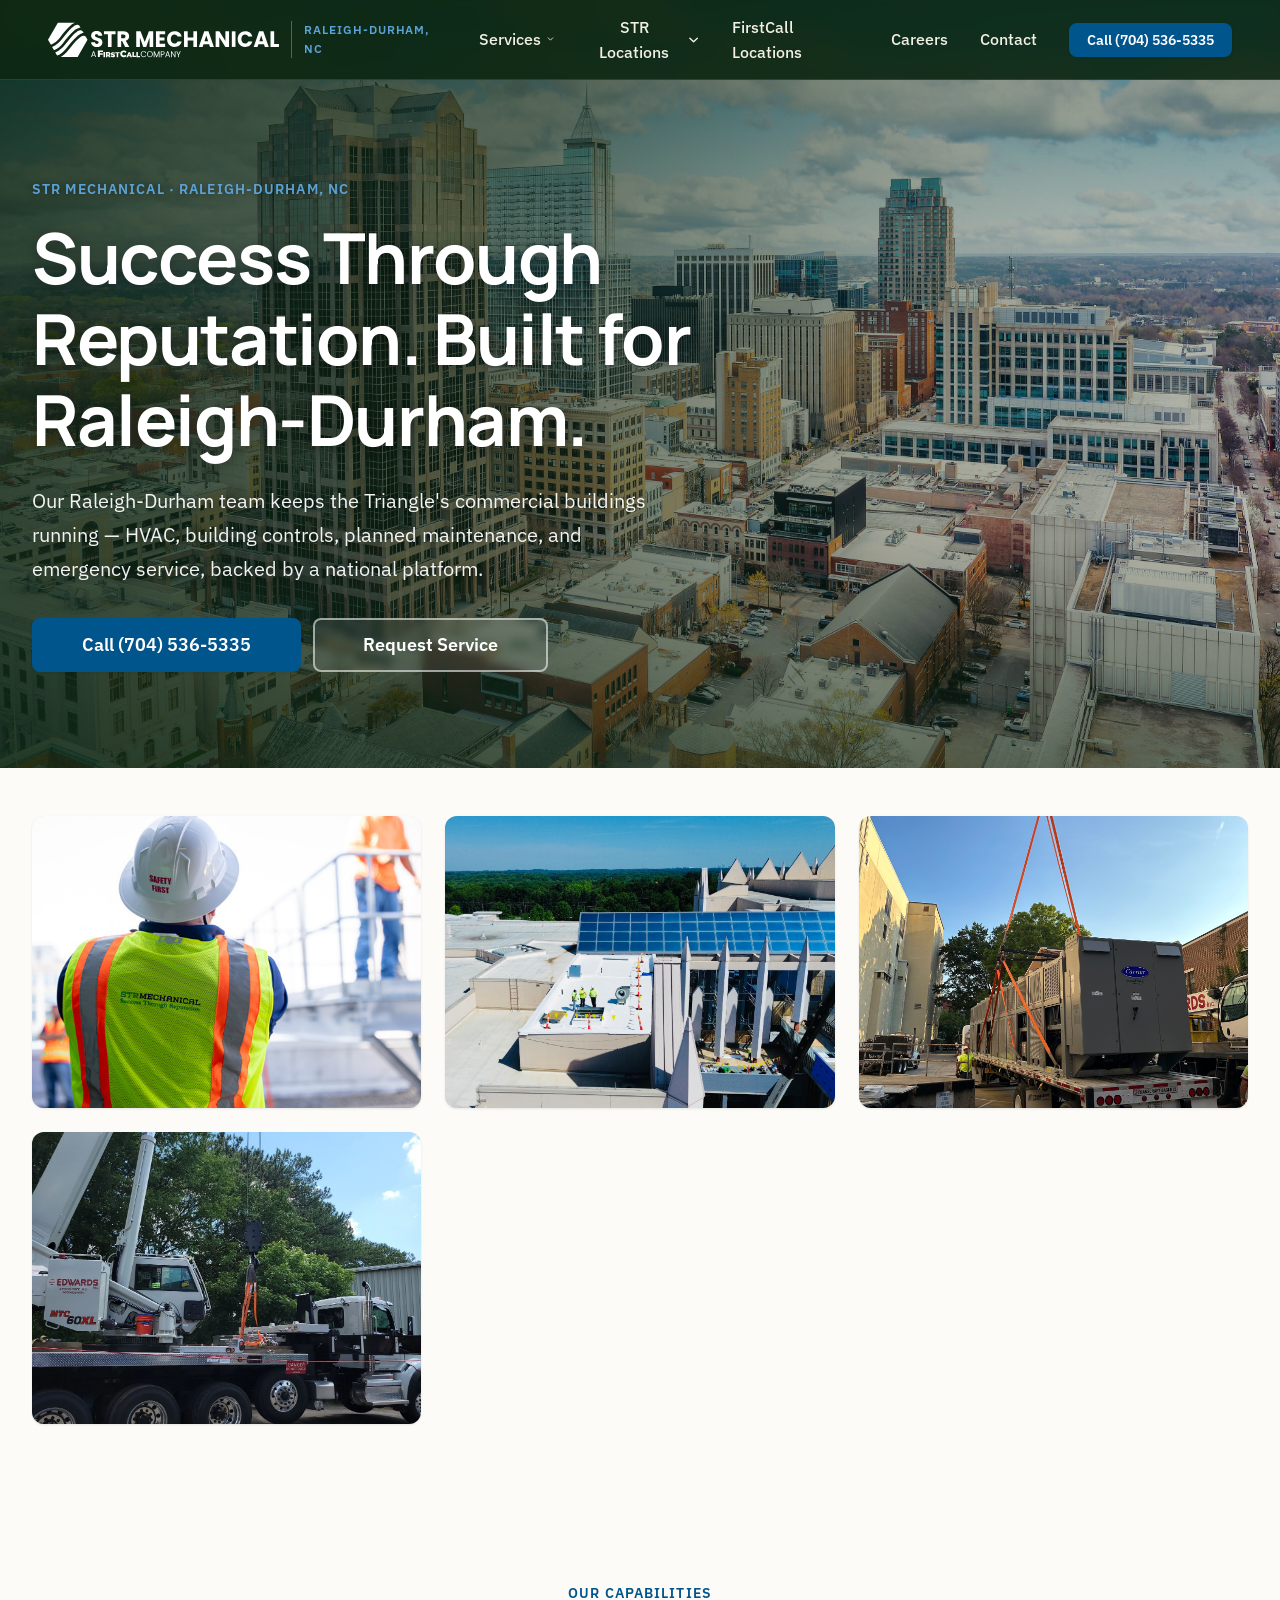
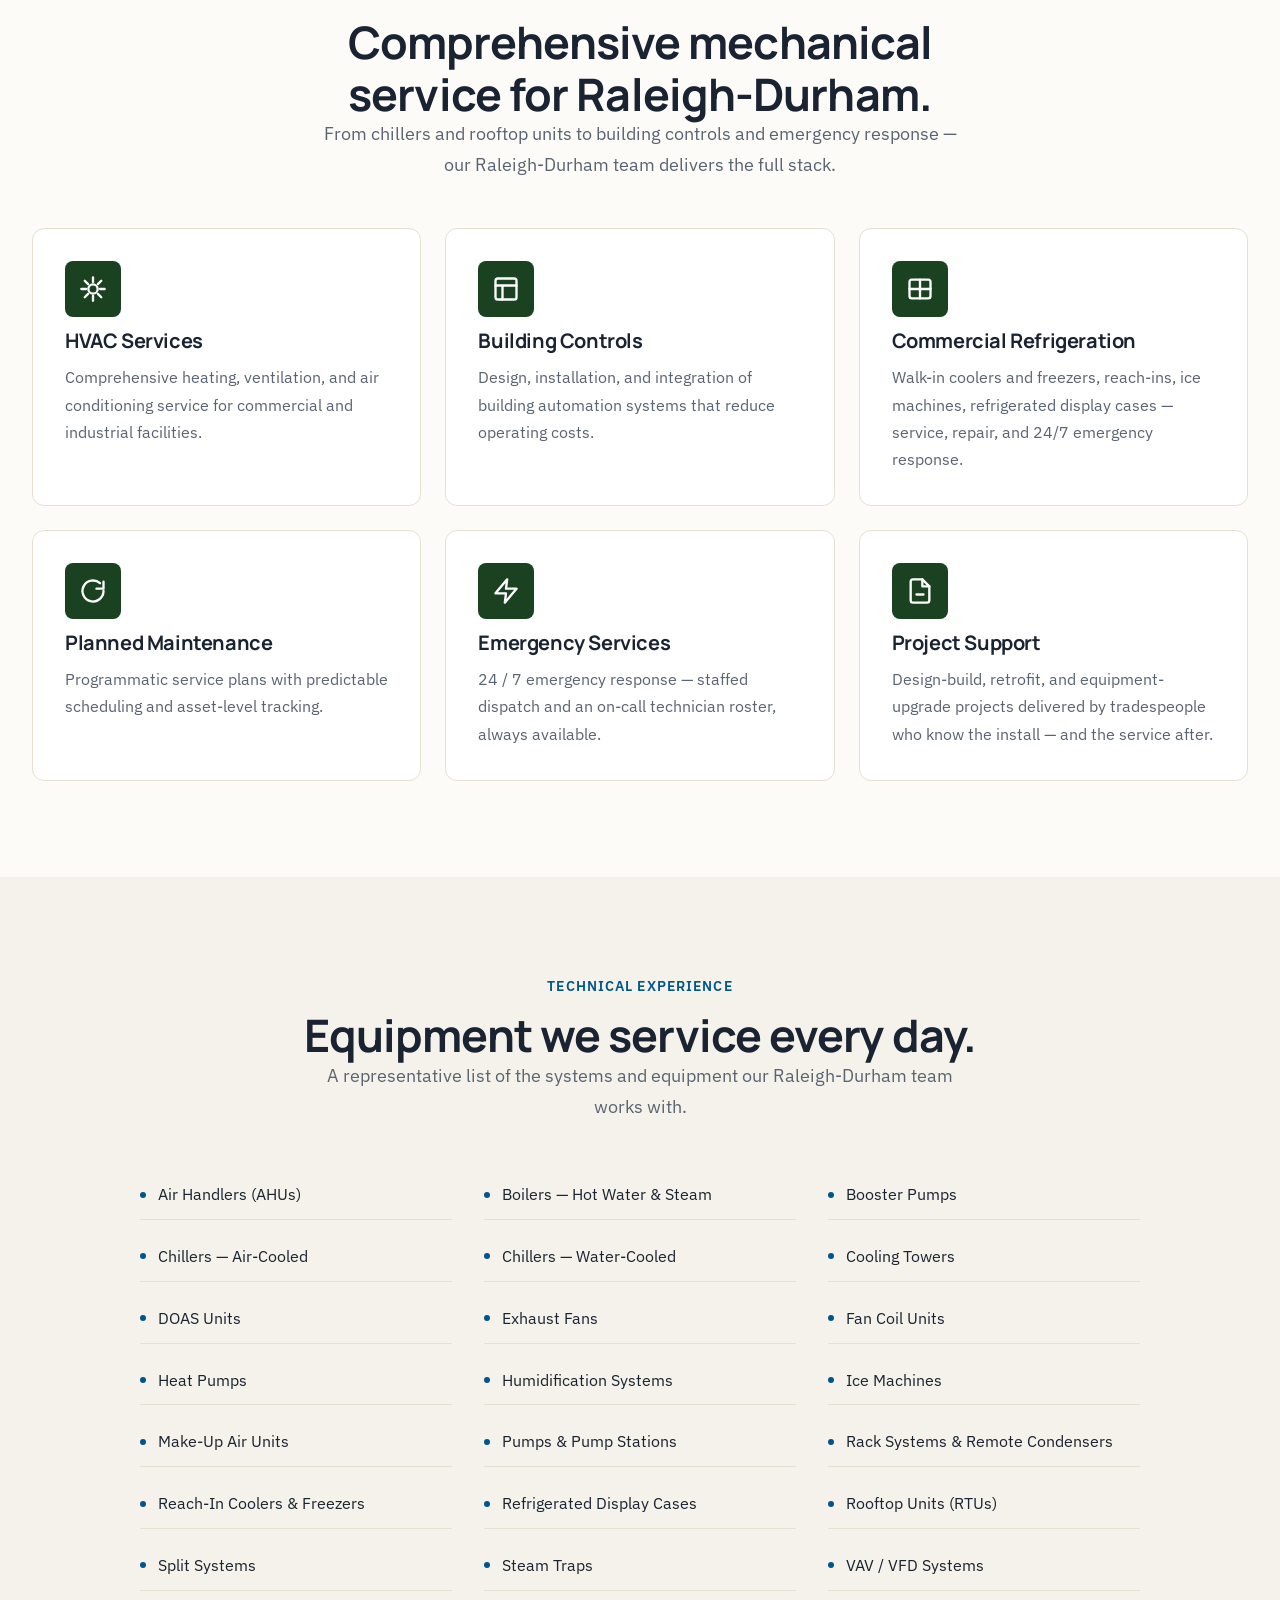
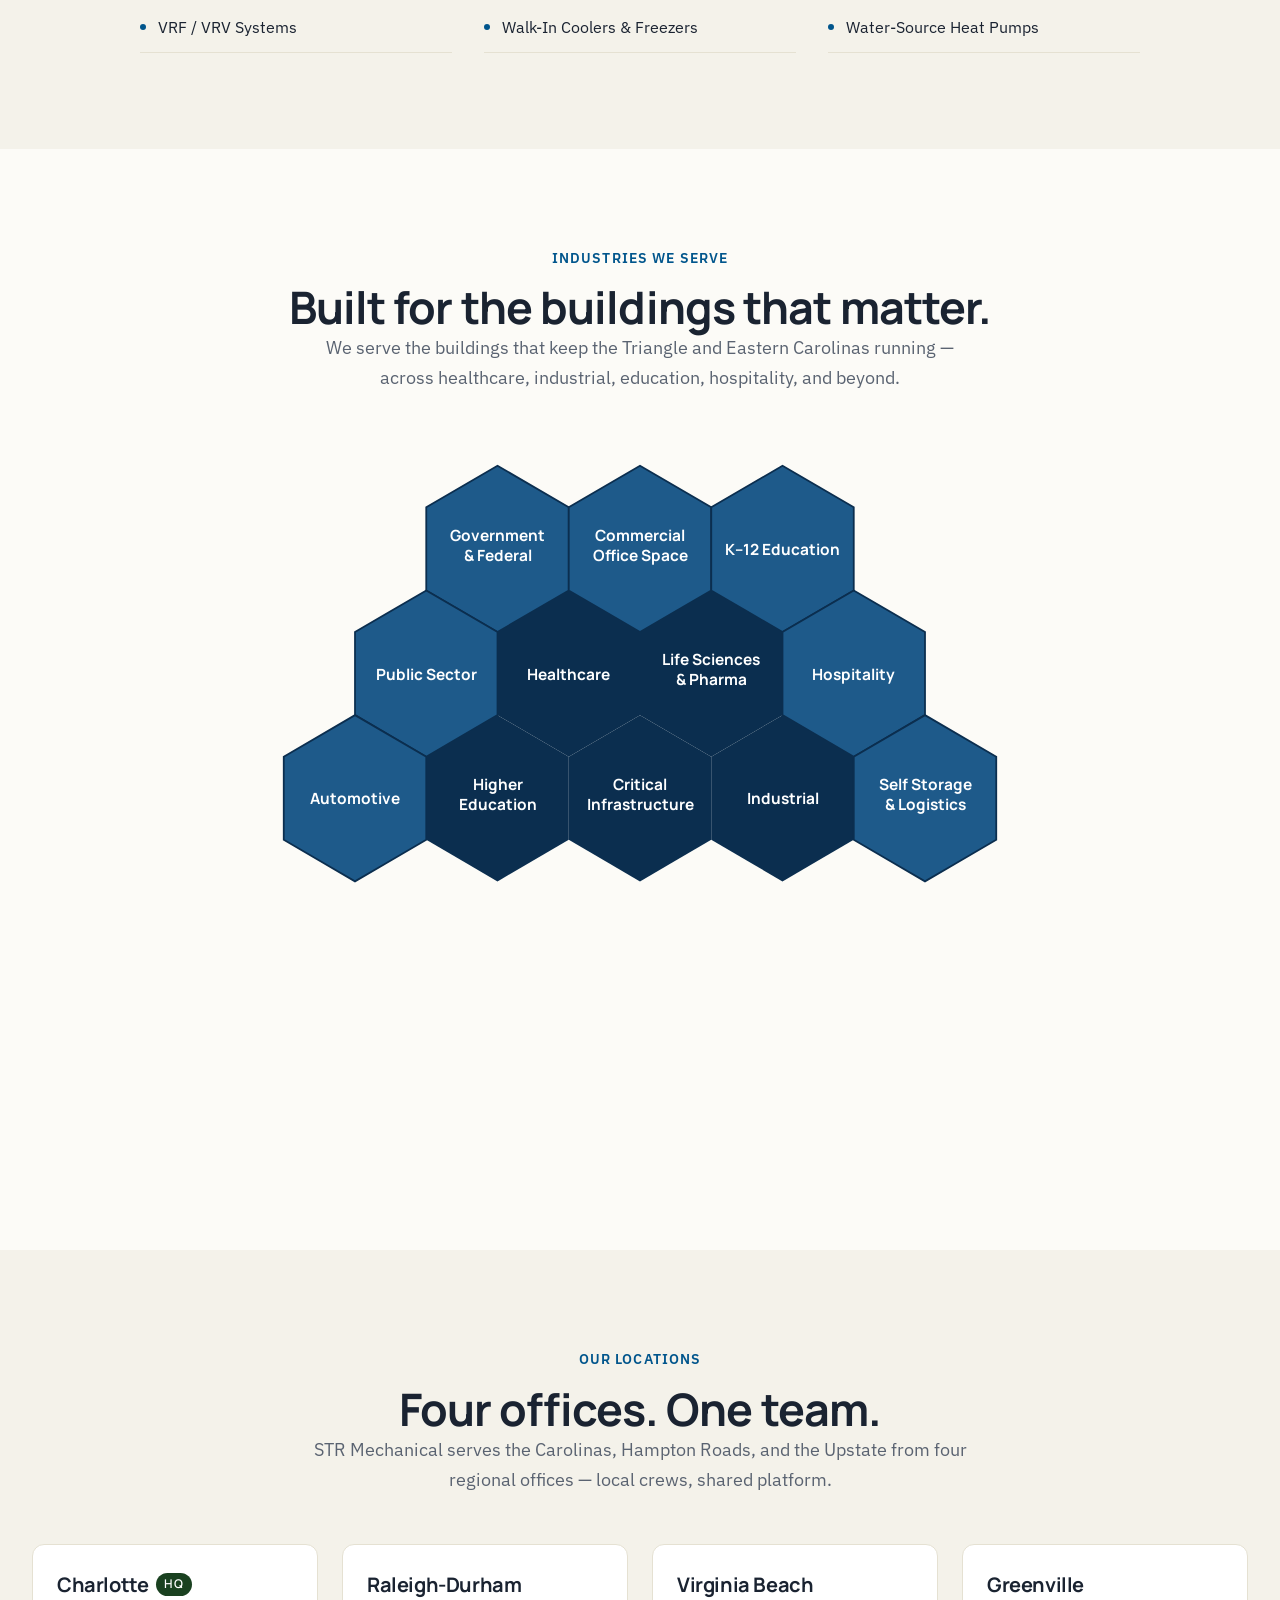
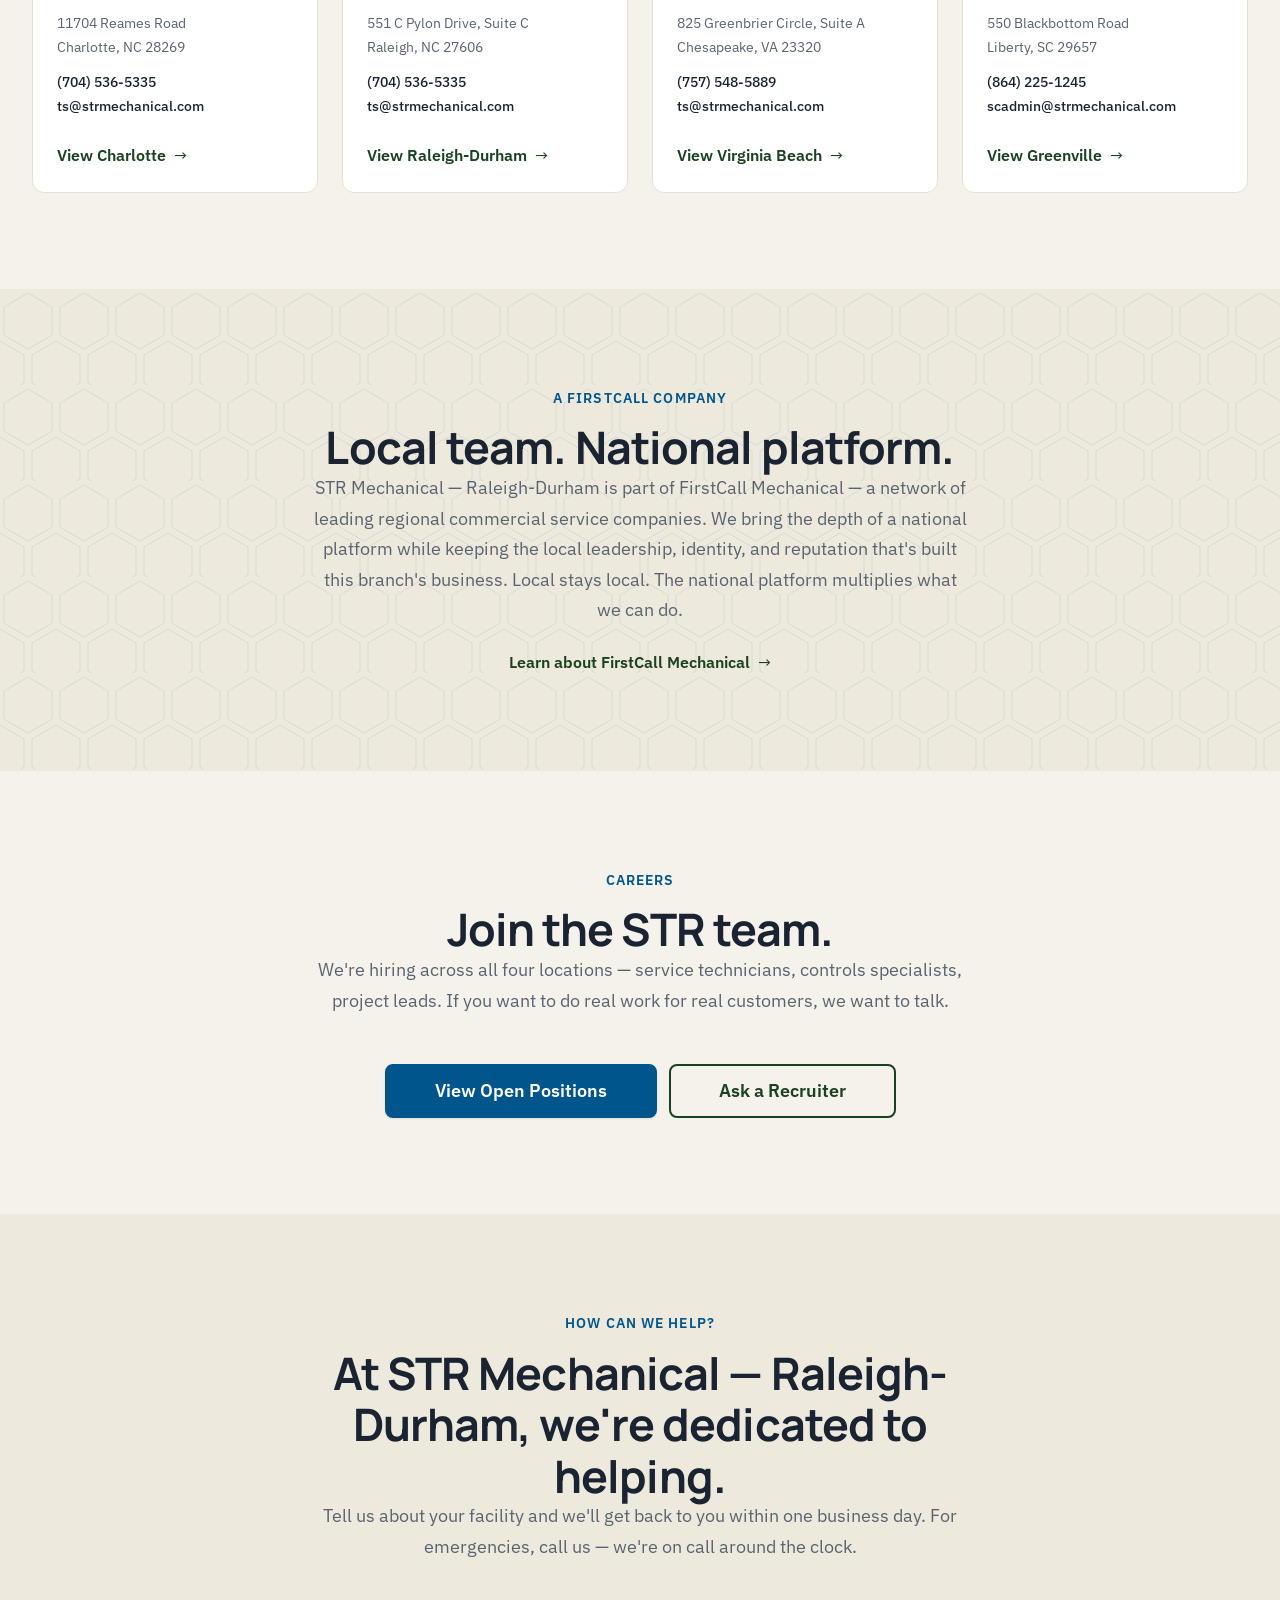
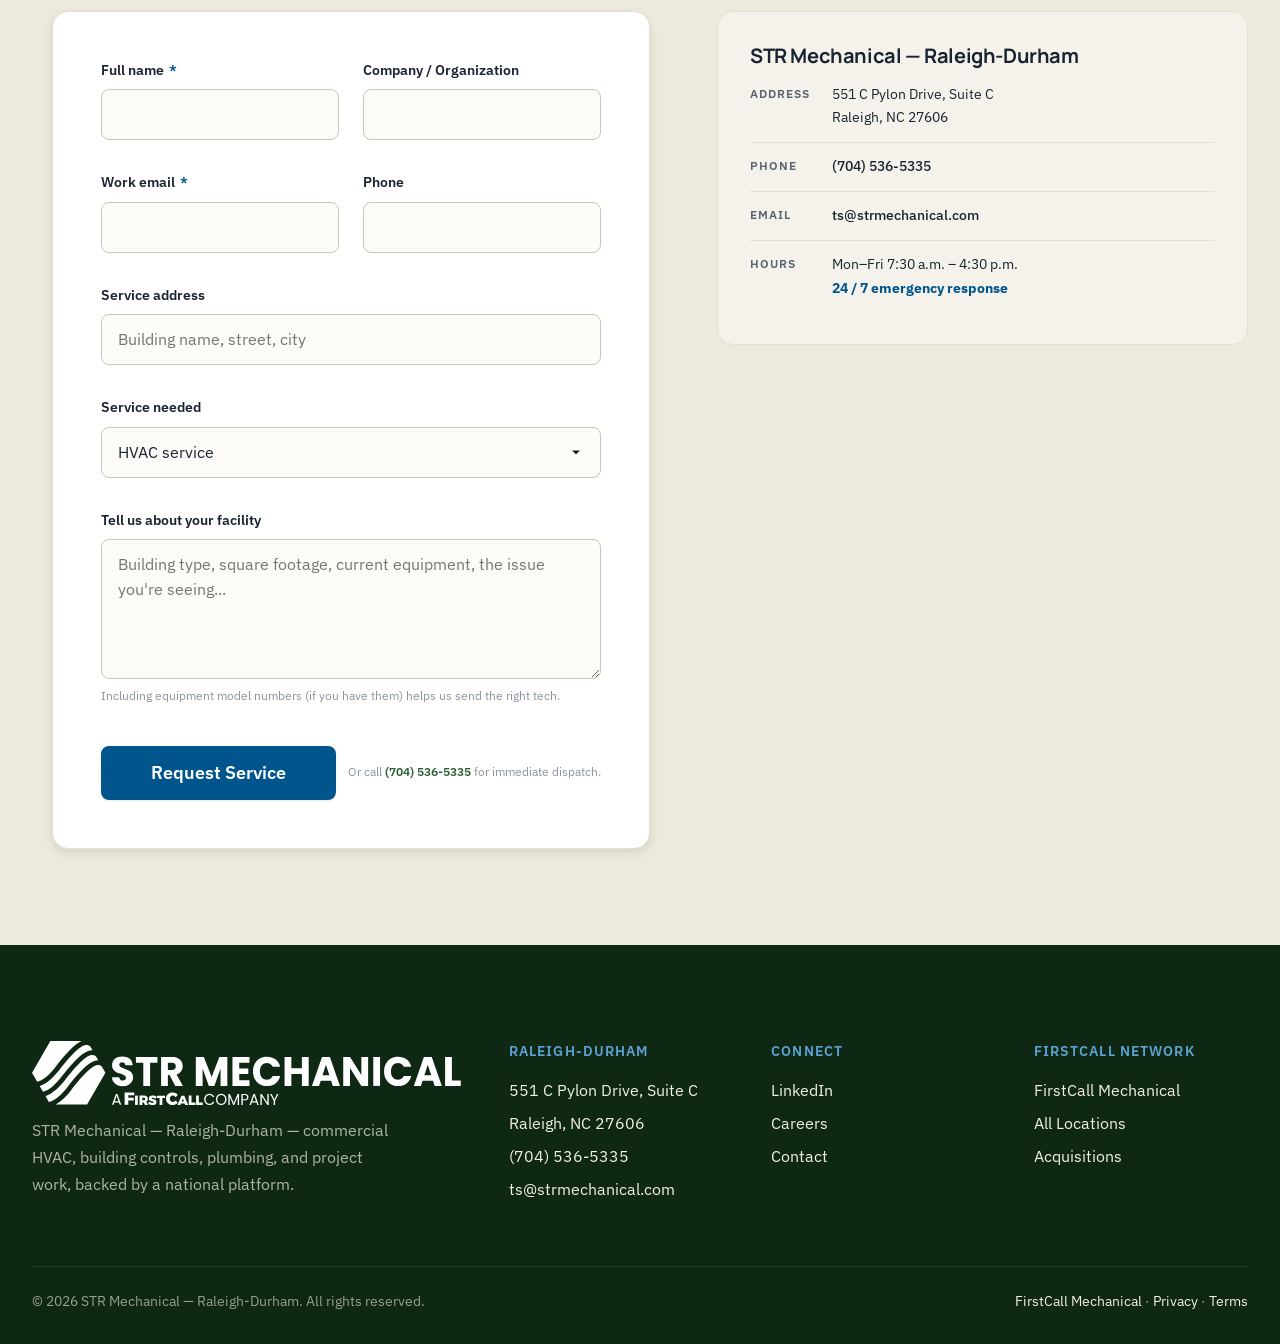
<file: raleigh-durham.html>
<!DOCTYPE html>
<!--
  ============================================================
  FirstCall Branch Template
  ============================================================

  Canonical source for every branch site (FirstCall Mechanical
  subpages + standalone-domain branches). Hydrated from each
  branch's config.json by a future scripts/build-branches.js
  step (see Milestone 5).

  Placeholders use  syntax for simple field
  substitution and  for repeats.

  For the live, fully-rendered example, see
  branches/columbus/index.html. That file is the manually-built
  reference instance — when build-branches.js is wired up, it
  should produce a byte-identical output for the Columbus
  config.json.

  All CSS / JS / logo SVGs are inlined per branch so each page
  renders standalone (no sibling-file dependencies). This is
  intentional — branch sites may live at different domains
  (strmechanical.com, c2h.com) and shouldn't share runtime
  assets cross-origin.
  ============================================================
-->
<html lang="en">
<head>
  <meta charset="UTF-8" />
  <meta name="viewport" content="width=device-width, initial-scale=1.0" />
  <title>STR Mechanical — Raleigh-Durham</title>
  <meta name="description" content="STR Mechanical — Raleigh-Durham — commercial HVAC, building controls, plumbing, planned maintenance, and emergency service. Raleigh, NC." />
  <link rel="canonical" href="https://strmechanical.com/raleigh-durham" />
  <meta name="theme-color" content="#1A4120" />

  <!-- Favicons (generate .ico + PNG sizes from /favicon.svg via realfavicongenerator.net) -->
  <link rel="icon" type="image/svg+xml" href="/favicon.svg" />
  <link rel="icon" type="image/x-icon" href="/favicon.ico" />
  <link rel="apple-touch-icon" sizes="180x180" href="/apple-touch-icon.png" />
  <link rel="manifest" href="/site.webmanifest" />

  <!-- Open Graph (LinkedIn, Facebook, iMessage previews) -->
  <meta property="og:type" content="website" />
  <meta property="og:site_name" content="STR Mechanical" />
  <meta property="og:locale" content="en_US" />
  <meta property="og:title" content="STR Mechanical — Raleigh-Durham" />
  <meta property="og:description" content="Commercial mechanical service for Raleigh, NC." />
  <meta property="og:url" content="https://strmechanical.com/raleigh-durham" />
  <meta property="og:image" content="https://strmechanical.com/og-image.jpg" />
  <meta property="og:image:width" content="1200" />
  <meta property="og:image:height" content="630" />
  <meta property="og:image:alt" content="STR Mechanical — Success Through Reputation" />

  <!-- Twitter / X card -->
  <meta name="twitter:card" content="summary_large_image" />
  <meta name="twitter:title" content="STR Mechanical — Raleigh-Durham" />
  <meta name="twitter:description" content="Commercial mechanical service for Raleigh, NC." />
  <meta name="twitter:image" content="https://strmechanical.com/og-image.jpg" />

  <link rel="preconnect" href="https://fonts.googleapis.com" />
  <link rel="preconnect" href="https://fonts.gstatic.com" crossorigin />
  <link href="https://fonts.googleapis.com/css2?family=Manrope:wght@400;500;600;700;800&family=IBM+Plex+Sans:wght@300;400;500;600;700&display=swap" rel="stylesheet" />

  <!-- LocalBusiness JSON-LD for SEO -->
  <script type="application/ld+json">
  {
    "@context": "https://schema.org",
    "@type": "LocalBusiness",
    "name": "STR Mechanical — Raleigh-Durham",
    "image": "shared/img/photos/str/raleigh-durham.jpg",
    "telephone": "+17045365335",
    "email": "ts@strmechanical.com",
    "url": "https://strmechanical.com/raleigh-durham",
    "address": {
      "@type": "PostalAddress",
      "streetAddress": "551 C Pylon Drive, Suite C",
      "addressLocality": "Raleigh",
      "addressRegion": "NC",
      "postalCode": "27606",
      "addressCountry": "US"
    },
    "geo": {
      "@type": "GeoCoordinates",
      "latitude": 35.7926,
      "longitude": -78.7036
    },
    "openingHours": "Mo-Fr 07:30-16:30",
    "parentOrganization": {
      "@type": "Organization",
      "name": "FirstCall Mechanical",
      "url": "https://firstcallmechanical.com"
    }
  }
  </script>

  

  <style>
    /* ============================================================
       TOKENS, BASE, BUTTONS, HEADER, FOOTER, PAGE: BRANCH

       Build step should inline the contents of
       shared/css/tokens.css + base.css + components.css here,
       plus the branch-specific page styles. For the reference
       implementation, see branches/columbus/index.html.
       ============================================================ */

    /* ===== tokens.css ===== */
/* ============================================================
   STR Design Tokens — mirrors the Columbus, OH reference palette
   (Website Redesign/columbus.html inline TOKENS block).

   Cream/light theme with dark-green header + footer brackets and
   a deep-blue accent. Dark-text-on-cream content surface.
   ============================================================ */

:root {
  /* --------------------------------------------------------
     COLOR — Brand greens (FirstCall family)
     -------------------------------------------------------- */
  --color-primary:        #1A4120;
  --color-primary-dark:   #0F2814;
  --color-primary-mid:    #2D5F36;
  --color-primary-soft:   #4A7D52;

  /* Accent — deep brand blue */
  --color-accent:         #00558C;
  --color-accent-dark:    #003D66;
  --color-accent-light:   #5BA3D6;

  /* --------------------------------------------------------
     COLOR — Surfaces (cream-led, dark-bracket)
     -------------------------------------------------------- */
  --color-bg:             #FCFBF7;  /* page background — warm cream */
  --color-bg-soft:        #F4F2EA;  /* alt section bands */
  --color-bg-section:     #EDE9DC;  /* tinted bands */
  --color-bg-dark:        #0F2814;  /* deepest — footer, deep CTAs */
  --color-bg-card:        #FFFFFF;  /* lifted cards on cream */

  --color-text:           #1A2331;  /* near-black primary text */
  --color-text-muted:     #5A6371;  /* secondary copy */
  --color-text-light:     #8A93A1;  /* tertiary, meta */
  --color-text-on-dark:   #F2EFE3;  /* warm cream on dark surfaces */
  --color-text-on-primary:#FFFFFF;

  --color-border:         #E5E1D2;
  --color-border-strong:  #C9C7B7;
  --color-border-dark:    #0F2814;

  /* --------------------------------------------------------
     INDUSTRIES-GRID TIER TOKENS
     Used by the "Industries We Serve" hex grid + legend.
     -------------------------------------------------------- */
  --fc-tier-1:        #0B2E4F;   /* Specialty Focus — darkest navy */
  --fc-tier-2:        #1E5A8A;   /* Deep Expertise — mid navy */
  --fc-tier-3:        #A8C5DC;   /* Trusted Partner — light blue */
  --fc-text-light:    #FFFFFF;
  --fc-text-dark:     #0B2E4F;

  /* --------------------------------------------------------
     COLOR — Semantic
     -------------------------------------------------------- */
  --color-success:        #5BA3D6;
  --color-warning:        #B8861A;
  --color-danger:         #C0392B;
  --color-info:           #5BA3D6;

  /* --------------------------------------------------------
     TYPOGRAPHY
     Manrope (display/headings) + IBM Plex Sans (body)
     -------------------------------------------------------- */
  --font-display: "Manrope", system-ui, -apple-system, "Segoe UI", sans-serif;
  --font-body:    "IBM Plex Sans", system-ui, -apple-system, "Segoe UI", sans-serif;
  --font-mono:    "IBM Plex Mono", ui-monospace, "SF Mono", Menlo, monospace;

  --text-xs:    0.75rem;
  --text-sm:    0.875rem;
  --text-base:  1rem;
  --text-lg:    1.125rem;
  --text-xl:    1.25rem;
  --text-2xl:   1.5rem;
  --text-3xl:   1.875rem;
  --text-4xl:   2.25rem;
  --text-5xl:   3rem;
  --text-6xl:   3.75rem;
  --text-7xl:   4.5rem;

  --weight-regular:  400;
  --weight-medium:   500;
  --weight-semibold: 600;
  --weight-bold:     700;
  --weight-extrabold:800;

  --leading-tight:   1.15;
  --leading-snug:    1.3;
  --leading-normal:  1.55;
  --leading-relaxed: 1.7;

  --tracking-tight:  -0.02em;
  --tracking-normal: 0;
  --tracking-wide:   0.02em;
  --tracking-caps:   0.08em;

  /* --------------------------------------------------------
     SPACING — 4px base
     -------------------------------------------------------- */
  --space-1:   0.25rem;
  --space-2:   0.5rem;
  --space-3:   0.75rem;
  --space-4:   1rem;
  --space-5:   1.5rem;
  --space-6:   2rem;
  --space-7:   3rem;
  --space-8:   4rem;
  --space-9:   6rem;
  --space-10:  8rem;
  --space-11: 10rem;

  /* --------------------------------------------------------
     LAYOUT
     -------------------------------------------------------- */
  --container-sm:  640px;
  --container-md:  768px;
  --container-lg: 1024px;
  --container-xl: 1280px;
  --container-2xl: 1600px;
  --container-content: 1440px;

  --header-height: 80px;
  --header-height-mobile: 64px;
  --pad-x: clamp(1.25rem, 4vw, 3rem);

  /* --------------------------------------------------------
     RADII
     -------------------------------------------------------- */
  --radius-none: 0;
  --radius-sm:   4px;
  --radius-md:   8px;
  --radius-lg:   12px;
  --radius-xl:   16px;
  --radius-2xl:  24px;
  --radius-pill: 999px;

  /* --------------------------------------------------------
     SHADOWS
     -------------------------------------------------------- */
  --shadow-xs: 0 1px 2px rgba(15, 42, 31, 0.04);
  --shadow-sm: 0 1px 3px rgba(15, 42, 31, 0.06), 0 1px 2px rgba(15, 42, 31, 0.04);
  --shadow-md: 0 4px 12px rgba(15, 42, 31, 0.08), 0 2px 4px rgba(15, 42, 31, 0.04);
  --shadow-lg: 0 12px 32px rgba(15, 42, 31, 0.10), 0 4px 8px rgba(15, 42, 31, 0.04);
  --shadow-xl: 0 24px 48px rgba(15, 42, 31, 0.14), 0 8px 16px rgba(15, 42, 31, 0.06);

  /* --------------------------------------------------------
     MOTION
     -------------------------------------------------------- */
  --ease-out:     cubic-bezier(0.16, 1, 0.3, 1);
  --ease-in-out:  cubic-bezier(0.4, 0, 0.2, 1);
  --duration-fast:   150ms;
  --duration-base:   200ms;
  --duration-slow:   320ms;

  /* --------------------------------------------------------
     Z-INDEX
     -------------------------------------------------------- */
  --z-base:     1;
  --z-dropdown: 100;
  --z-sticky:   200;
  --z-header:   300;
  --z-overlay:  400;
  --z-modal:    500;
  --z-toast:    600;
}

/* Focus ring — applied via :focus-visible across the system. */
:root {
  --focus-ring: 0 0 0 3px rgba(0, 85, 140, 0.35);
}


/* ===== base.css ===== */
/* ============================================================
   FirstCall Base — resets, typography defaults, utilities
   Depends on tokens.css being loaded first.
   ============================================================ */

/* ---------- Modern reset ---------- */
*, *::before, *::after { box-sizing: border-box; }

* { margin: 0; }

html {
  -webkit-text-size-adjust: 100%;
  text-size-adjust: 100%;
  scroll-behavior: smooth;
}

body {
  min-height: 100vh;
  font-family: var(--font-body);
  font-size: var(--text-base);
  line-height: var(--leading-normal);
  color: var(--color-text);
  background: var(--color-bg);
  -webkit-font-smoothing: antialiased;
  -moz-osx-font-smoothing: grayscale;
  text-rendering: optimizeLegibility;
}

img, svg, video, canvas, picture {
  display: block;
  max-width: 100%;
  height: auto;
}

button, input, select, textarea {
  font: inherit;
  color: inherit;
}

button {
  background: none;
  border: none;
  cursor: pointer;
}

a {
  color: var(--color-primary-mid);
  text-decoration: none;
  transition: color var(--duration-base) var(--ease-out);
}

a:hover {
  color: var(--color-primary);
}

a:focus-visible,
button:focus-visible,
input:focus-visible,
select:focus-visible,
textarea:focus-visible,
[tabindex]:focus-visible {
  outline: none;
  box-shadow: var(--focus-ring);
  border-radius: var(--radius-sm);
}

ul, ol { padding-left: 1.25em; }
ul[role="list"], ol[role="list"] { list-style: none; padding: 0; }

/* ---------- Typography ---------- */

h1, h2, h3, h4, h5, h6 {
  font-family: var(--font-display);
  font-weight: var(--weight-bold);
  line-height: var(--leading-tight);
  letter-spacing: var(--tracking-tight);
  color: var(--color-text);
}

h1, .h1 {
  font-size: clamp(2.25rem, 4.5vw, var(--text-6xl));
  font-weight: var(--weight-bold);
}

h2, .h2 {
  font-size: clamp(1.875rem, 3.5vw, var(--text-5xl));
}

h3, .h3 {
  font-size: clamp(1.5rem, 2.5vw, var(--text-4xl));
}

h4, .h4 {
  font-size: var(--text-2xl);
  letter-spacing: var(--tracking-normal);
}

h5, .h5 {
  font-size: var(--text-xl);
  font-weight: var(--weight-semibold);
  letter-spacing: var(--tracking-normal);
}

h6, .h6 {
  font-size: var(--text-base);
  font-weight: var(--weight-semibold);
  text-transform: uppercase;
  letter-spacing: var(--tracking-caps);
  color: var(--color-text-muted);
}

p {
  line-height: var(--leading-normal);
  color: var(--color-text);
}

.lead {
  font-size: var(--text-lg);
  line-height: var(--leading-relaxed);
  color: var(--color-text-muted);
  max-width: 60ch;
}

.eyebrow {
  display: inline-block;
  font-family: var(--font-body);
  font-size: var(--text-sm);
  font-weight: var(--weight-semibold);
  text-transform: uppercase;
  letter-spacing: var(--tracking-caps);
  color: var(--color-accent);
  margin-bottom: var(--space-3);
}

small, .text-small { font-size: var(--text-sm); }
.text-xs { font-size: var(--text-xs); }
.text-muted { color: var(--color-text-muted); }
.text-light { color: var(--color-text-light); }

/* ---------- Layout utilities ---------- */

.container {
  width: 100%;
  max-width: var(--container-content);
  margin-inline: auto;
  padding-inline: var(--space-5);
}

.container-narrow {
  max-width: 800px;
  margin-inline: auto;
  padding-inline: var(--space-5);
}

.container-wide {
  width: 100%;
  max-width: var(--container-2xl);
  margin-inline: auto;
  padding-inline: var(--space-5);
}

@media (min-width: 768px) {
  .container, .container-narrow, .container-wide {
    padding-inline: var(--space-6);
  }
}

/* Section spacing */
.section {
  padding-block: var(--space-9);
}

.section-tight {
  padding-block: var(--space-7);
}

.section-loose {
  padding-block: var(--space-10);
}

@media (max-width: 767px) {
  .section { padding-block: var(--space-7); }
  .section-loose { padding-block: var(--space-8); }
}

.section--soft { background: var(--color-bg-soft); }
.section--tinted { background: var(--color-bg-section); }
.section--primary { background: var(--color-primary); color: var(--color-text-on-primary); }
.section--dark { background: var(--color-bg-dark); color: var(--color-text-on-dark); }

.section--primary h1, .section--primary h2, .section--primary h3,
.section--primary h4, .section--primary h5, .section--primary h6,
.section--dark h1, .section--dark h2, .section--dark h3,
.section--dark h4, .section--dark h5, .section--dark h6 {
  color: inherit;
}

.section--primary .eyebrow,
.section--dark .eyebrow {
  color: var(--color-accent-light);
}

/* Flex / grid helpers */
.stack > * + * { margin-top: var(--space-4); }
.stack-sm > * + * { margin-top: var(--space-2); }
.stack-lg > * + * { margin-top: var(--space-6); }
.stack-xl > * + * { margin-top: var(--space-7); }

.row {
  display: flex;
  flex-wrap: wrap;
  gap: var(--space-5);
}

.row--between { justify-content: space-between; }
.row--center  { align-items: center; }

.grid {
  display: grid;
  gap: var(--space-6);
}

.grid-2 { grid-template-columns: repeat(2, 1fr); }
.grid-3 { grid-template-columns: repeat(3, 1fr); }
.grid-4 { grid-template-columns: repeat(4, 1fr); }
.grid-6 { grid-template-columns: repeat(6, 1fr); }

@media (max-width: 1023px) {
  .grid-3, .grid-4 { grid-template-columns: repeat(2, 1fr); }
  .grid-6 { grid-template-columns: repeat(3, 1fr); }
}
@media (max-width: 639px) {
  .grid-2, .grid-3, .grid-4, .grid-6 { grid-template-columns: 1fr; }
}

/* Text alignment */
.text-center { text-align: center; }
.text-left   { text-align: left; }
.text-right  { text-align: right; }

/* Display */
.hidden { display: none !important; }

@media (max-width: 767px) {
  .hide-mobile { display: none !important; }
}
@media (min-width: 768px) {
  .show-mobile { display: none !important; }
}

/* Skip-to-content for accessibility */
.skip-link {
  position: absolute;
  top: -100px;
  left: var(--space-4);
  padding: var(--space-3) var(--space-5);
  background: var(--color-primary);
  color: var(--color-text-on-primary);
  border-radius: var(--radius-md);
  font-weight: var(--weight-semibold);
  z-index: var(--z-toast);
  transition: top var(--duration-base) var(--ease-out);
}

.skip-link:focus {
  top: var(--space-4);
}

/* Selection */
::selection {
  background: var(--color-accent);
  color: #fff;
}

/* Reduced motion */
@media (prefers-reduced-motion: reduce) {
  *, *::before, *::after {
    animation-duration: 0.01ms !important;
    animation-iteration-count: 1 !important;
    transition-duration: 0.01ms !important;
    scroll-behavior: auto !important;
  }
}


/* ===== components.css ===== */
/* ============================================================
   FirstCall Components — buttons, cards, forms, nav, footer,
   badges, callouts, photo strip, capabilities grid.
   Depends on tokens.css and base.css.
   ============================================================ */

/* ============================================================
   BUTTONS
   ============================================================ */

.btn {
  display: inline-flex;
  align-items: center;
  justify-content: center;
  gap: var(--space-2);
  padding: var(--space-3) var(--space-6);
  font-family: var(--font-body);
  font-size: var(--text-base);
  font-weight: var(--weight-semibold);
  letter-spacing: var(--tracking-normal);
  line-height: 1;
  border: 2px solid transparent;
  border-radius: var(--radius-md);
  cursor: pointer;
  text-decoration: none;
  transition:
    background-color var(--duration-base) var(--ease-out),
    border-color var(--duration-base) var(--ease-out),
    color var(--duration-base) var(--ease-out),
    transform var(--duration-fast) var(--ease-out),
    box-shadow var(--duration-base) var(--ease-out);
  white-space: nowrap;
}

.btn:active { transform: translateY(1px); }

.btn--primary {
  background: var(--color-accent);
  color: #fff;
  border-color: var(--color-accent);
  box-shadow: var(--shadow-sm);
}
.btn--primary:hover {
  background: var(--color-accent-dark);
  border-color: var(--color-accent-dark);
  color: #fff;
  box-shadow: var(--shadow-md);
}

.btn--secondary {
  background: var(--color-primary);
  color: #fff;
  border-color: var(--color-primary);
}
.btn--secondary:hover {
  background: var(--color-primary-dark);
  border-color: var(--color-primary-dark);
  color: #fff;
}

.btn--outline {
  background: transparent;
  color: var(--color-primary);
  border-color: var(--color-primary);
}
.btn--outline:hover {
  background: var(--color-primary);
  color: #fff;
}

.btn--ghost {
  background: transparent;
  color: var(--color-primary);
  border-color: transparent;
}
.btn--ghost:hover {
  background: var(--color-bg-section);
  color: var(--color-primary-dark);
}

.btn--on-dark {
  background: #fff;
  color: var(--color-primary);
  border-color: #fff;
}
.btn--on-dark:hover {
  background: var(--color-bg-section);
  color: var(--color-primary-dark);
}

.btn--outline-on-dark {
  background: transparent;
  color: #fff;
  border-color: rgba(255,255,255,0.4);
}
.btn--outline-on-dark:hover {
  background: rgba(255,255,255,0.1);
  border-color: #fff;
  color: #fff;
}

/* Size variants */
.btn--sm { padding: var(--space-2) var(--space-4); font-size: var(--text-sm); }
.btn--lg { padding: var(--space-4) var(--space-7); font-size: var(--text-lg); }
.btn--full { width: 100%; }

/* Inline-link arrow button (used a lot on ServiceLogic-style sites) */
.link-arrow {
  display: inline-flex;
  align-items: center;
  gap: var(--space-2);
  font-weight: var(--weight-semibold);
  color: var(--color-primary);
  text-decoration: none;
  transition: gap var(--duration-base) var(--ease-out), color var(--duration-base) var(--ease-out);
}

.link-arrow::after {
  content: "→";
  transition: transform var(--duration-base) var(--ease-out);
  font-weight: var(--weight-regular);
}

.link-arrow:hover {
  color: var(--color-accent);
  gap: var(--space-3);
}

.link-arrow:hover::after { transform: translateX(2px); }

.link-arrow--on-dark { color: var(--color-accent-light); }
.link-arrow--on-dark:hover { color: #fff; }

/* ============================================================
   CARDS
   ============================================================ */

.card {
  background: var(--color-bg);
  border: 1px solid var(--color-border);
  border-radius: var(--radius-lg);
  padding: var(--space-6);
  transition:
    border-color var(--duration-base) var(--ease-out),
    box-shadow var(--duration-base) var(--ease-out),
    transform var(--duration-base) var(--ease-out);
}

.card--hover:hover {
  border-color: var(--color-border-strong);
  box-shadow: var(--shadow-lg);
  transform: translateY(-2px);
}

.card--feature {
  display: flex;
  flex-direction: column;
  gap: var(--space-4);
}

.card--feature .card__icon {
  width: 56px;
  height: 56px;
  display: inline-flex;
  align-items: center;
  justify-content: center;
  background: var(--color-bg-section);
  color: var(--color-primary);
  border-radius: var(--radius-md);
}

.card--feature .card__icon svg { width: 28px; height: 28px; }

.card__title {
  font-family: var(--font-display);
  font-size: var(--text-xl);
  font-weight: var(--weight-bold);
  letter-spacing: var(--tracking-tight);
  color: var(--color-text);
}

.card__body {
  color: var(--color-text-muted);
  line-height: var(--leading-relaxed);
}

/* Branch quick-card (used on parent homepage) */
.branch-card {
  background: var(--color-bg);
  border: 1px solid var(--color-border);
  border-radius: var(--radius-lg);
  padding: var(--space-6);
  display: flex;
  flex-direction: column;
  gap: var(--space-3);
  transition:
    border-color var(--duration-base) var(--ease-out),
    box-shadow var(--duration-base) var(--ease-out),
    transform var(--duration-base) var(--ease-out);
}

.branch-card:hover {
  border-color: var(--color-primary-mid);
  box-shadow: var(--shadow-lg);
  transform: translateY(-2px);
}

.branch-card__location {
  font-family: var(--font-body);
  font-size: var(--text-sm);
  font-weight: var(--weight-semibold);
  text-transform: uppercase;
  letter-spacing: var(--tracking-caps);
  color: var(--color-accent);
}

.branch-card__name {
  font-family: var(--font-display);
  font-size: var(--text-2xl);
  font-weight: var(--weight-bold);
  letter-spacing: var(--tracking-tight);
}

.branch-card__phone {
  font-size: var(--text-lg);
  font-weight: var(--weight-medium);
  color: var(--color-text);
}

.branch-card__phone a { color: inherit; }
.branch-card__phone a:hover { color: var(--color-primary); }

/* ============================================================
   FORMS
   ============================================================ */

.form-field {
  display: flex;
  flex-direction: column;
  gap: var(--space-2);
  margin-bottom: var(--space-4);
}

.form-label {
  font-family: var(--font-body);
  font-size: var(--text-sm);
  font-weight: var(--weight-semibold);
  color: var(--color-text);
}

.form-label .required {
  color: var(--color-accent);
  margin-left: 2px;
}

.form-input,
.form-textarea,
.form-select {
  width: 100%;
  padding: var(--space-3) var(--space-4);
  font-family: var(--font-body);
  font-size: var(--text-base);
  color: var(--color-text);
  background: var(--color-bg);
  border: 1.5px solid var(--color-border);
  border-radius: var(--radius-md);
  transition: border-color var(--duration-base) var(--ease-out), background var(--duration-base) var(--ease-out);
}

.form-input:hover,
.form-textarea:hover,
.form-select:hover {
  border-color: var(--color-border-strong);
}

.form-input:focus,
.form-textarea:focus,
.form-select:focus {
  outline: none;
  border-color: var(--color-primary-mid);
  box-shadow: 0 0 0 3px rgba(0, 85, 140, 0.15);
}

.form-textarea {
  min-height: 140px;
  resize: vertical;
  line-height: var(--leading-normal);
}

.form-select {
  appearance: none;
  background-image: url("data:image/svg+xml;utf8,<svg xmlns='http://www.w3.org/2000/svg' viewBox='0 0 20 20' fill='%231A2421'><path d='M5 8l5 5 5-5z'/></svg>");
  background-repeat: no-repeat;
  background-position: right var(--space-4) center;
  background-size: 16px;
  padding-right: var(--space-7);
}

.form-help {
  font-size: var(--text-xs);
  color: var(--color-text-light);
}

.form-error {
  font-size: var(--text-xs);
  color: var(--color-danger);
  font-weight: var(--weight-medium);
}

.form-input--error,
.form-textarea--error,
.form-select--error {
  border-color: var(--color-danger);
}

/* Checkbox / radio */
.form-checkbox,
.form-radio {
  display: flex;
  gap: var(--space-3);
  align-items: flex-start;
  cursor: pointer;
  font-size: var(--text-sm);
}

.form-checkbox input,
.form-radio input {
  margin-top: 2px;
  accent-color: var(--color-primary);
  width: 18px;
  height: 18px;
}

/* ============================================================
   HEADER / NAV  (Columbus-style: dark green bar over cream page)
   ============================================================ */

.site-header {
  position: sticky;
  top: 0;
  z-index: var(--z-header);
  background: rgba(15, 40, 20, 0.92);
  backdrop-filter: saturate(180%) blur(10px);
  -webkit-backdrop-filter: saturate(180%) blur(10px);
  border-bottom: 1px solid rgba(74, 125, 82, 0.35);
  height: var(--header-height);
  display: flex;
  align-items: center;
  transition: box-shadow var(--duration-base) var(--ease-out), background var(--duration-base) var(--ease-out);
}

.site-header.is-scrolled {
  box-shadow: 0 1px 0 rgba(0,0,0,0.4), var(--shadow-sm);
  background: rgba(15, 40, 20, 0.97);
}

.site-header__inner {
  width: 100%;
  max-width: var(--container-2xl);
  margin-inline: auto;
  padding-inline: var(--pad-x);
  display: flex;
  align-items: center;
  justify-content: space-between;
  gap: var(--space-6);
}

.site-header__logo {
  display: inline-flex;
  align-items: center;
  gap: var(--space-3);
  text-decoration: none;
}

.site-header__logo svg {
  height: 36px;
  width: auto;
  display: block;
}

.site-header__tagline {
  font-family: var(--font-body);
  font-size: var(--text-xs);
  font-weight: var(--weight-semibold);
  text-transform: uppercase;
  letter-spacing: var(--tracking-caps);
  color: var(--color-accent-light);
  padding-left: var(--space-3);
  border-left: 1px solid rgba(242, 239, 227, 0.3);
}

@media (max-width: 767px) { .site-header__tagline { display: none; } }

.site-nav {
  display: flex;
  align-items: center;
  gap: var(--space-6);
}

.site-nav__link {
  font-family: var(--font-body);
  font-size: var(--text-base);
  font-weight: var(--weight-medium);
  color: var(--color-text-on-dark);
  text-decoration: none;
  padding: var(--space-2) 0;
  position: relative;
  transition: color var(--duration-base) var(--ease-out);
}

.site-nav__link::after {
  content: "";
  position: absolute;
  left: 0;
  bottom: -4px;
  width: 0;
  height: 2px;
  background: var(--color-accent-light);
  transition: width var(--duration-base) var(--ease-out);
}

.site-nav__link:hover { color: var(--color-accent-light); }

.site-nav__link:hover::after,
.site-nav__link[aria-current="page"]::after {
  width: 100%;
}

.site-nav__link[aria-current="page"] {
  color: var(--color-accent-light);
  font-weight: var(--weight-semibold);
}

/* Nav dropdowns (Services + STR Locations) */
.site-nav__dropdown-wrap { position: relative; }
.site-nav__dropdown-toggle {
  background: none;
  border: none;
  cursor: pointer;
  display: inline-flex;
  align-items: center;
  gap: 6px;
}
.site-nav__caret {
  width: 12px;
  height: 12px;
  transition: transform var(--duration-base) var(--ease-out);
}
.site-nav__dropdown-toggle[aria-expanded="true"] .site-nav__caret { transform: rotate(180deg); }
.site-nav__dropdown {
  position: absolute;
  top: calc(100% + 6px);
  left: -8px;
  min-width: 240px;
  background: rgba(15, 40, 20, 0.97);
  backdrop-filter: saturate(180%) blur(10px);
  -webkit-backdrop-filter: saturate(180%) blur(10px);
  border: 1px solid rgba(74, 125, 82, 0.35);
  border-radius: var(--radius-md);
  padding: var(--space-2);
  box-shadow: var(--shadow-lg);
  opacity: 0;
  pointer-events: none;
  transform: translateY(-4px);
  transition: opacity var(--duration-base) var(--ease-out), transform var(--duration-base) var(--ease-out);
  z-index: 1;
}
.site-nav__dropdown.is-open {
  opacity: 1;
  pointer-events: auto;
  transform: translateY(0);
}
.site-nav__dropdown-link {
  display: block;
  padding: var(--space-3) var(--space-3);
  color: var(--color-text-on-dark);
  border-radius: var(--radius-sm);
  font-size: var(--text-base);
  font-weight: var(--weight-medium);
  text-decoration: none;
  transition: background var(--duration-base) var(--ease-out), color var(--duration-base) var(--ease-out);
}
.site-nav__dropdown-link:hover,
.site-nav__dropdown-link:focus-visible {
  background: rgba(91, 163, 214, 0.15);
  color: var(--color-accent-light);
}
.site-nav__dropdown-link[aria-current="page"] {
  color: var(--color-accent-light);
  background: rgba(91, 163, 214, 0.1);
}

.site-header__cta {
  display: flex;
  align-items: center;
  gap: var(--space-3);
}

/* Mobile menu toggle */
.menu-toggle {
  display: none;
  width: 44px;
  height: 44px;
  align-items: center;
  justify-content: center;
  border-radius: var(--radius-md);
}

.menu-toggle:hover { background: rgba(242, 239, 227, 0.1); }

.menu-toggle__bars,
.menu-toggle__bars::before,
.menu-toggle__bars::after {
  display: block;
  width: 22px;
  height: 2px;
  background: var(--color-text-on-dark);
  position: relative;
  transition: transform var(--duration-base) var(--ease-out), top var(--duration-base) var(--ease-out);
}

.menu-toggle__bars::before,
.menu-toggle__bars::after {
  content: "";
  position: absolute;
  left: 0;
}

.menu-toggle__bars::before { top: -7px; }
.menu-toggle__bars::after  { top: 7px; }

@media (max-width: 1023px) {
  .menu-toggle { display: inline-flex; }
  .site-nav {
    position: fixed;
    top: var(--header-height);
    left: 0;
    right: 0;
    background: var(--color-primary-dark);
    flex-direction: column;
    align-items: stretch;
    padding: var(--space-5);
    border-bottom: 1px solid var(--color-border);
    box-shadow: var(--shadow-lg);
    transform: translateY(-120%);
    transition: transform var(--duration-slow) var(--ease-out);
    gap: 0;
  }
  .site-nav.is-open { transform: translateY(0); }
  .site-nav__link {
    padding-block: var(--space-4);
    border-bottom: 1px solid rgba(74, 125, 82, 0.4);
    font-size: var(--text-lg);
  }
  .site-nav__link:last-child { border-bottom: none; }
  .site-nav__link::after { display: none; }
  .site-header__cta .btn { display: none; }
  .hide-mobile { display: none !important; }

  /* Mobile dropdowns: full-width toggle + collapsible inline menu */
  .site-nav__dropdown-wrap { width: 100%; }
  .site-nav__dropdown-toggle {
    width: 100%;
    justify-content: space-between;
    padding-block: var(--space-4);
    border-bottom: 1px solid rgba(74, 125, 82, 0.4);
    font-size: var(--text-lg);
    color: var(--color-text-on-dark);
  }
  .site-nav__dropdown {
    position: static;
    opacity: 1;
    pointer-events: auto;
    transform: none;
    background: transparent;
    backdrop-filter: none;
    -webkit-backdrop-filter: none;
    border: none;
    border-radius: 0;
    box-shadow: none;
    padding: 0;
    min-width: 0;
    max-height: 0;
    overflow: hidden;
    transition: max-height var(--duration-slow) var(--ease-out);
  }
  .site-nav__dropdown.is-open { max-height: 400px; }
  .site-nav__dropdown-link {
    padding-block: var(--space-3);
    padding-left: var(--space-5);
    border-bottom: 1px solid rgba(74, 125, 82, 0.25);
    font-size: var(--text-base);
  }
}

/* ============================================================
   FOOTER
   ============================================================ */

.site-footer {
  background: var(--color-bg-dark);
  color: var(--color-text-on-dark);
  padding-block: var(--space-9) var(--space-6);
}

.site-footer a { color: var(--color-text-on-dark); text-decoration: none; }
.site-footer a:hover { color: var(--color-accent-light); }

.site-footer__grid {
  display: grid;
  grid-template-columns: 2fr 1fr 1fr 1fr;
  gap: var(--space-7);
  margin-bottom: var(--space-8);
}

@media (max-width: 1023px) {
  .site-footer__grid { grid-template-columns: 1fr 1fr; }
}
@media (max-width: 639px) {
  .site-footer__grid { grid-template-columns: 1fr; }
}

.site-footer__heading {
  font-family: var(--font-body);
  font-size: var(--text-sm);
  font-weight: var(--weight-semibold);
  text-transform: uppercase;
  letter-spacing: var(--tracking-caps);
  color: var(--color-accent-light);
  margin-bottom: var(--space-4);
}

.site-footer__list { list-style: none; padding: 0; display: flex; flex-direction: column; gap: var(--space-2); }
.site-footer__list a { font-size: var(--text-base); }

.site-footer__brand p {
  color: rgba(242, 239, 227, 0.7);
  max-width: 36ch;
  margin-top: var(--space-3);
  line-height: var(--leading-relaxed);
}

.site-footer__bottom {
  padding-top: var(--space-5);
  border-top: 1px solid rgba(255,255,255,0.1);
  display: flex;
  justify-content: space-between;
  flex-wrap: wrap;
  gap: var(--space-4);
  font-size: var(--text-sm);
  color: rgba(242, 239, 227, 0.6);
}

/* ============================================================
   BADGES / TAGS / CALLOUTS
   ============================================================ */

.badge {
  display: inline-flex;
  align-items: center;
  gap: var(--space-2);
  padding: var(--space-1) var(--space-3);
  font-size: var(--text-xs);
  font-weight: var(--weight-semibold);
  text-transform: uppercase;
  letter-spacing: var(--tracking-caps);
  border-radius: var(--radius-pill);
  background: var(--color-bg-section);
  color: var(--color-primary);
}

.badge--accent { background: var(--color-accent); color: #fff; }
.badge--primary { background: var(--color-primary); color: #fff; }
.badge--outline { background: transparent; border: 1.5px solid var(--color-border-strong); color: var(--color-text-muted); }

.callout {
  background: var(--color-bg-section);
  border-left: 4px solid var(--color-accent);
  padding: var(--space-5) var(--space-6);
  border-radius: var(--radius-md);
}

/* ============================================================
   PHOTO STRIP (horizontal scrolling row used on branch sites)
   ============================================================ */

.photo-strip {
  display: grid;
  grid-auto-flow: column;
  grid-auto-columns: minmax(280px, 1fr);
  gap: var(--space-4);
  overflow-x: auto;
  padding-bottom: var(--space-3);
  scroll-snap-type: x mandatory;
  scrollbar-width: thin;
}

.photo-strip__item {
  scroll-snap-align: start;
  aspect-ratio: 4 / 3;
  border-radius: var(--radius-lg);
  overflow: hidden;
  background: var(--color-bg-section);
}

.photo-strip__item img {
  width: 100%;
  height: 100%;
  object-fit: cover;
}

@media (min-width: 1024px) {
  .photo-strip {
    grid-auto-columns: minmax(0, 1fr);
    grid-auto-flow: row;
    grid-template-columns: repeat(4, 1fr);
    overflow: visible;
  }
}

/* ============================================================
   CAPABILITIES GRID (homepage + branch)
   ============================================================ */

.capabilities {
  display: grid;
  grid-template-columns: repeat(3, 1fr);
  gap: var(--space-5);
}

@media (max-width: 1023px) { .capabilities { grid-template-columns: repeat(2, 1fr); } }
@media (max-width: 639px)  { .capabilities { grid-template-columns: 1fr; } }

.capability {
  background: var(--color-bg);
  border: 1px solid var(--color-border);
  border-radius: var(--radius-lg);
  padding: var(--space-6);
  display: flex;
  flex-direction: column;
  gap: var(--space-3);
  transition:
    border-color var(--duration-base) var(--ease-out),
    box-shadow var(--duration-base) var(--ease-out),
    transform var(--duration-base) var(--ease-out);
}

.capability:hover {
  border-color: var(--color-primary-mid);
  box-shadow: var(--shadow-lg);
  transform: translateY(-2px);
}

.capability__icon {
  width: 56px;
  height: 56px;
  display: inline-flex;
  align-items: center;
  justify-content: center;
  background: var(--color-primary);
  color: #fff;
  border-radius: var(--radius-md);
}

.capability__icon svg { width: 28px; height: 28px; }

.capability__title {
  font-family: var(--font-display);
  font-size: var(--text-xl);
  font-weight: var(--weight-bold);
  letter-spacing: var(--tracking-tight);
}

.capability__body {
  color: var(--color-text-muted);
  line-height: var(--leading-relaxed);
  font-size: var(--text-base);
}

/* ============================================================
   HERO (parent + branch share this structural pattern)
   ============================================================ */

.hero {
  position: relative;
  padding-block: var(--space-10) var(--space-9);
  overflow: hidden;
}

.hero--with-photo {
  display: grid;
  grid-template-columns: 1fr 1fr;
  gap: var(--space-8);
  align-items: center;
}

@media (max-width: 1023px) {
  .hero--with-photo { grid-template-columns: 1fr; gap: var(--space-6); }
}

.hero__eyebrow {
  display: inline-block;
  font-size: var(--text-sm);
  font-weight: var(--weight-semibold);
  text-transform: uppercase;
  letter-spacing: var(--tracking-caps);
  color: var(--color-accent);
  margin-bottom: var(--space-4);
}

.hero__title {
  font-family: var(--font-display);
  font-size: clamp(2.5rem, 5vw, var(--text-7xl));
  font-weight: var(--weight-extrabold);
  line-height: var(--leading-tight);
  letter-spacing: var(--tracking-tight);
  margin-bottom: var(--space-5);
  max-width: 16ch;
}

.hero__lede {
  font-size: var(--text-xl);
  line-height: var(--leading-relaxed);
  color: var(--color-text-muted);
  max-width: 50ch;
  margin-bottom: var(--space-6);
}

.hero__cta {
  display: flex;
  flex-wrap: wrap;
  gap: var(--space-3);
}

.hero__photo {
  aspect-ratio: 5 / 4;
  border-radius: var(--radius-xl);
  overflow: hidden;
  background: var(--color-bg-section);
  box-shadow: var(--shadow-xl);
}

.hero__photo img {
  width: 100%; height: 100%; object-fit: cover;
}

/* ============================================================
   COLOR SWATCHES (used in styleguide only, but kept here so
   the swatch component is documented within the system)
   ============================================================ */

.swatch {
  display: flex;
  flex-direction: column;
  gap: var(--space-2);
}

.swatch__chip {
  height: 96px;
  border-radius: var(--radius-md);
  border: 1px solid var(--color-border);
}

.swatch__meta {
  font-size: var(--text-xs);
  color: var(--color-text-muted);
}

.swatch__meta strong {
  display: block;
  color: var(--color-text);
  font-size: var(--text-sm);
  font-weight: var(--weight-semibold);
}


/* ===== branch.css ===== */
/* ============================================================
   shared/css/branch.css

   Page-specific styles for the branch page (the template at
   shared/templates/branch.html). Inlined by
   scripts/build-branches.js after tokens.css, base.css, and
   components.css.

   Extracted from the manually-built reference instance
   (Website Redesign/columbus.html, lines 500–858). Keep in sync
   with the Website Redesign repo's equivalent.
   ============================================================ */

/* ===== PAGE: BRANCH ===== */

/* Hero — full-bleed video background with overlaid text */
.branch-hero {
  position: relative;
  min-height: 82vh;
  display: flex;
  align-items: center;
  padding-block: var(--space-9);
  overflow: hidden;
  background: var(--color-primary-dark); /* fallback while video loads */
  color: #fff;
  isolation: isolate; /* contain stacking context */
  /* Pull the hero up under the sticky header so the video starts at the very top */
  margin-top: calc(var(--header-height) * -1);
  padding-top: calc(var(--header-height) + var(--space-9));
}
@media (max-width: 767px) {
  .branch-hero { min-height: 70vh; padding-block: var(--space-8); padding-top: calc(var(--header-height) + var(--space-7)); }
}
.branch-hero__video {
  position: absolute;
  inset: 0;
  width: 100%;
  height: 100%;
  object-fit: cover;
  z-index: -2;
}

/* Photo hero — used when a branch doesn't have a flyover video.
   Wrapper handles JS-driven parallax translate; image handles continuous
   Ken Burns zoom + pan. Two transforms on two elements stay composable. */
.branch-hero__photo-wrap {
  position: absolute;
  inset: 0;
  z-index: -2;
  overflow: hidden;
  will-change: transform;
}
.branch-hero__photo-bg {
  width: 100%;
  height: 100%;
  object-fit: cover;
  object-position: center 40%;
  animation: hero-ken-burns 26s ease-in-out infinite alternate;
  transform-origin: center 40%;
  will-change: transform;
  /* Slight initial scale so the edges never expose the parent box mid-pan */
  transform: scale(1.06);
}
@keyframes hero-ken-burns {
  0%   { transform: scale(1.06) translate3d(0, 0, 0); }
  100% { transform: scale(1.18) translate3d(-2.5%, 1%, 0); }
}
@media (prefers-reduced-motion: reduce) {
  .branch-hero__photo-bg {
    animation: none;
    transform: scale(1.06);
  }
}
/* Gradient overlay — darker on the left where text sits, lighter on the right
   so the video subject still reads through. */
.branch-hero::before {
  content: "";
  position: absolute;
  inset: 0;
  z-index: -1;
  background:
    linear-gradient(100deg, rgba(15, 40, 20, 0.85) 0%, rgba(15, 40, 20, 0.62) 38%, rgba(15, 40, 20, 0.30) 70%, rgba(15, 40, 20, 0.20) 100%),
    linear-gradient(180deg, rgba(15, 40, 20, 0.35) 0%, rgba(15, 40, 20, 0.10) 30%, rgba(15, 40, 20, 0.10) 70%, rgba(15, 40, 20, 0.55) 100%);
}
.branch-hero__inner {
  position: relative;
  max-width: 680px;
}
.branch-hero__eyebrow {
  display: inline-block;
  font-size: var(--text-sm);
  font-weight: var(--weight-semibold);
  text-transform: uppercase;
  letter-spacing: var(--tracking-caps);
  color: var(--color-accent-light);
  margin-bottom: var(--space-4);
  text-shadow: 0 1px 6px rgba(0, 0, 0, 0.4);
}
.branch-hero__title {
  font-family: var(--font-display);
  font-size: clamp(2.5rem, 5.5vw, 4.75rem);
  font-weight: var(--weight-bold);
  line-height: var(--leading-tight);
  letter-spacing: var(--tracking-tight);
  margin-bottom: var(--space-5);
  color: #fff;
  text-shadow: 0 2px 16px rgba(0, 0, 0, 0.4);
  max-width: 18ch;
}
.branch-hero__lede {
  font-size: var(--text-xl);
  line-height: var(--leading-relaxed);
  color: rgba(255, 255, 255, 0.94);
  max-width: 52ch;
  margin-bottom: var(--space-6);
  text-shadow: 0 1px 10px rgba(0, 0, 0, 0.35);
}
.branch-hero__cta { display: flex; flex-wrap: wrap; gap: var(--space-3); }

/* Override outline button so it reads on dark video */
.branch-hero .btn--outline {
  background: rgba(255, 255, 255, 0.08);
  backdrop-filter: blur(4px);
  -webkit-backdrop-filter: blur(4px);
  color: #fff;
  border-color: rgba(255, 255, 255, 0.55);
}
.branch-hero .btn--outline:hover {
  background: #fff;
  color: var(--color-primary);
  border-color: #fff;
}

@media (prefers-reduced-motion: reduce) {
  .branch-hero__video { display: none; }
}

/* Photo strip — horizontal scroll on mobile, 3-column gallery grid on desktop. */
.photo-strip-section { padding-block: var(--space-7); }
.photo-strip {
  display: grid;
  grid-auto-flow: column;
  grid-auto-columns: minmax(280px, 1fr);
  gap: var(--space-4);
  overflow-x: auto;
  padding-bottom: var(--space-3);
  scroll-snap-type: x mandatory;
  scrollbar-width: thin;
}
.photo-strip__item {
  scroll-snap-align: start;
  aspect-ratio: 4 / 3;
  border-radius: var(--radius-lg);
  overflow: hidden;
  background: var(--color-bg-section);
  box-shadow: var(--shadow-sm);
  transition: transform var(--duration-base) var(--ease-out), box-shadow var(--duration-base) var(--ease-out);
}
.photo-strip__item:hover { transform: translateY(-2px); box-shadow: var(--shadow-lg); }
.photo-strip__item img {
  width: 100%; height: 100%; object-fit: cover;
  transition: transform var(--duration-slow) var(--ease-out);
}
.photo-strip__item:hover img { transform: scale(1.04); }
@media (min-width: 768px) {
  .photo-strip {
    grid-auto-columns: minmax(0, 1fr);
    grid-auto-flow: row;
    grid-template-columns: repeat(3, 1fr);
    overflow: visible;
    gap: var(--space-5);
  }
}

/* Section head */
.section-head {
  max-width: 720px;
  margin-inline: auto;
  text-align: center;
  margin-bottom: var(--space-7);
}
.section-head .lead { margin-inline: auto; }

/* Capabilities */
.capabilities {
  display: grid;
  grid-template-columns: repeat(3, 1fr);
  gap: var(--space-5);
}
@media (max-width: 1023px) { .capabilities { grid-template-columns: repeat(2, 1fr); } }
@media (max-width: 639px)  { .capabilities { grid-template-columns: 1fr; } }
.capability {
  background: var(--color-bg-card);
  border: 1px solid var(--color-border);
  border-radius: var(--radius-lg);
  padding: var(--space-6);
  display: flex;
  flex-direction: column;
  gap: var(--space-3);
  transition: border-color var(--duration-base) var(--ease-out),
              box-shadow var(--duration-base) var(--ease-out),
              transform var(--duration-base) var(--ease-out);
}
.capability:hover {
  border-color: var(--color-accent);
  box-shadow: var(--shadow-lg);
  transform: translateY(-2px);
}
.capability__icon {
  width: 56px; height: 56px;
  display: inline-flex; align-items: center; justify-content: center;
  background: var(--color-primary);
  color: #fff;
  border-radius: var(--radius-md);
}
.capability__icon svg { width: 28px; height: 28px; }
.capability__title {
  font-family: var(--font-display);
  font-size: var(--text-xl);
  font-weight: var(--weight-bold);
  letter-spacing: var(--tracking-tight);
}
.capability__body {
  color: var(--color-text-muted);
  line-height: var(--leading-relaxed);
}

/* Technical Experience */
.tech-list {
  list-style: none;
  padding: 0;
  display: grid;
  grid-template-columns: repeat(3, 1fr);
  gap: var(--space-3) var(--space-6);
  max-width: 1000px;
  margin-inline: auto;
}
@media (max-width: 1023px) { .tech-list { grid-template-columns: repeat(2, 1fr); } }
@media (max-width: 639px)  { .tech-list { grid-template-columns: 1fr; } }
.tech-list li {
  display: flex; align-items: center; gap: var(--space-3);
  padding: var(--space-3) 0;
  border-bottom: 1px solid var(--color-border);
  font-size: var(--text-base);
  color: var(--color-text);
}
.tech-list li::before {
  content: "";
  flex: 0 0 auto;
  width: 6px; height: 6px;
  border-radius: 50%;
  background: var(--color-accent);
}

/* ===== INDUSTRIES HONEYCOMB ===== */
.industries-honeycomb { max-width: 760px; margin-inline: auto; display: block; }
.hex--tier-1 { fill: var(--fc-tier-1); }
.hex--tier-2 { fill: var(--fc-tier-2); stroke: var(--fc-tier-1); stroke-width: 1.5; }
.hex-label   { fill: var(--fc-text-light); font-family: "Manrope", sans-serif; font-weight: 700; font-size: 13px; pointer-events: none; }

/* Scroll-in + hover animation for each industry hex */
.industry-hex {
  opacity: 0;
  transform: translateY(12px) scale(0.94);
  transform-origin: center;
  transform-box: fill-box;
  transition:
    opacity 0.7s var(--ease-out),
    transform 0.7s var(--ease-out);
  cursor: default;
}
.industry-hex.is-visible { opacity: 1; transform: translateY(0) scale(1); }
.industry-hex polygon {
  transition: filter 0.3s var(--ease-out), transform 0.3s var(--ease-out);
  transform-origin: center;
  transform-box: fill-box;
}
.industry-hex:hover polygon {
  transform: scale(1.05);
  filter: drop-shadow(0 6px 14px rgba(11, 46, 79, 0.32));
}
@media (prefers-reduced-motion: reduce) {
  .industry-hex { opacity: 1; transform: none; transition: none; }
  .industry-hex:hover polygon { transform: none; }
}

/* "A FirstCall Company" band */
.firstcall-block {
  background: var(--color-bg-section);
  position: relative;
  overflow: hidden;
}
.firstcall-block::before {
  content: "";
  position: absolute;
  inset: 0;
  background-image: url("data:image/svg+xml;utf8,<svg xmlns='http://www.w3.org/2000/svg' viewBox='0 0 56 96'><polygon points='28,4 52,18 52,46 28,60 4,46 4,18' fill='none' stroke='%2300558C' stroke-width='1' opacity='0.10'/><polygon points='0,52 24,66 24,94 0,108 -24,94 -24,66' fill='none' stroke='%2300558C' stroke-width='1' opacity='0.10'/><polygon points='56,52 80,66 80,94 56,108 32,94 32,66' fill='none' stroke='%2300558C' stroke-width='1' opacity='0.10'/></svg>");
  background-size: 56px 96px;
  pointer-events: none;
}
.firstcall-block__inner {
  position: relative;
  max-width: 720px;
  margin-inline: auto;
  text-align: center;
}

/* Service form */
.service-form {
  background: var(--color-bg-card);
  border: 1px solid var(--color-border);
  border-radius: var(--radius-xl);
  padding: var(--space-7);
  box-shadow: var(--shadow-md);
  max-width: 760px;
  margin-inline: auto;
}
@media (max-width: 767px) { .service-form { padding: var(--space-5); } }
.form-grid {
  display: grid;
  grid-template-columns: 1fr 1fr;
  gap: var(--space-4) var(--space-5);
}
@media (max-width: 639px) { .form-grid { grid-template-columns: 1fr; } }
.form-field { display: flex; flex-direction: column; gap: var(--space-2); }
.form-field--full { grid-column: 1 / -1; }
.form-label {
  font-family: var(--font-body);
  font-size: var(--text-sm);
  font-weight: var(--weight-semibold);
  color: var(--color-text);
}
.form-label .required { color: var(--color-accent); margin-left: 2px; }
.form-input, .form-textarea, .form-select {
  width: 100%;
  padding: var(--space-3) var(--space-4);
  font-family: var(--font-body);
  font-size: var(--text-base);
  color: var(--color-text);
  background: var(--color-bg);
  border: 1.5px solid var(--color-border-strong);
  border-radius: var(--radius-md);
  transition: border-color var(--duration-base) var(--ease-out), box-shadow var(--duration-base) var(--ease-out);
}
.form-input:hover, .form-textarea:hover, .form-select:hover { border-color: var(--color-text-muted); }
.form-input:focus, .form-textarea:focus, .form-select:focus {
  outline: none;
  border-color: var(--color-accent);
  box-shadow: 0 0 0 3px rgba(0, 85, 140, 0.15);
}
.form-textarea { min-height: 140px; resize: vertical; line-height: var(--leading-normal); }
.form-select {
  appearance: none;
  background-image: url("data:image/svg+xml;utf8,<svg xmlns='http://www.w3.org/2000/svg' viewBox='0 0 20 20' fill='%231A2331'><path d='M5 8l5 5 5-5z'/></svg>");
  background-repeat: no-repeat;
  background-position: right var(--space-4) center;
  background-size: 16px;
  padding-right: var(--space-7);
}
.form-help { font-size: var(--text-xs); color: var(--color-text-light); }
.form-actions { margin-top: var(--space-5); display: flex; flex-wrap: wrap; gap: var(--space-3); align-items: center; }

/* STR Locations grid (4-up of office cards) */
.locations-grid {
  display: grid;
  grid-template-columns: repeat(4, 1fr);
  gap: var(--space-5);
}
@media (max-width: 1023px) { .locations-grid { grid-template-columns: repeat(2, 1fr); } }
@media (max-width: 639px)  { .locations-grid { grid-template-columns: 1fr; } }

.location-card {
  background: var(--color-bg-card);
  border: 1px solid var(--color-border);
  border-radius: var(--radius-lg);
  padding: var(--space-5);
  display: flex;
  flex-direction: column;
  gap: var(--space-3);
  transition: border-color var(--duration-base) var(--ease-out),
              box-shadow var(--duration-base) var(--ease-out),
              transform var(--duration-base) var(--ease-out);
}
.location-card:hover {
  border-color: var(--color-accent);
  box-shadow: var(--shadow-md);
  transform: translateY(-2px);
}
.location-card__city {
  font-family: var(--font-display);
  font-size: var(--text-xl);
  font-weight: var(--weight-bold);
  letter-spacing: var(--tracking-tight);
  color: var(--color-text);
  display: flex;
  align-items: center;
  gap: var(--space-2);
}
.location-card__badge {
  font-size: var(--text-xs);
  font-weight: var(--weight-semibold);
  background: var(--color-primary);
  color: #fff;
  padding: 2px 8px;
  border-radius: var(--radius-pill);
  letter-spacing: var(--tracking-caps);
  text-transform: uppercase;
}
.location-card__addr {
  font-size: var(--text-sm);
  color: var(--color-text-muted);
  line-height: var(--leading-relaxed);
}
.location-card__contact {
  font-size: var(--text-sm);
  line-height: var(--leading-relaxed);
  color: var(--color-text);
}
.location-card__contact a {
  color: var(--color-text);
  font-weight: var(--weight-medium);
}
.location-card__contact a:hover { color: var(--color-accent); }
.location-card .link-arrow { margin-top: auto; padding-top: var(--space-3); }

/* Careers section CTA row */
.careers-cta {
  display: flex;
  justify-content: center;
  flex-wrap: wrap;
  gap: var(--space-3);
}

/* Contact card next to form */
.contact-row {
  display: grid;
  grid-template-columns: 1.2fr 1fr;
  gap: var(--space-7);
  align-items: start;
}
@media (max-width: 1023px) { .contact-row { grid-template-columns: 1fr; } }
.contact-card {
  background: var(--color-bg-soft);
  border: 1px solid var(--color-border);
  border-radius: var(--radius-xl);
  padding: var(--space-6);
}
.contact-card h3 {
  font-size: var(--text-xl);
  letter-spacing: var(--tracking-tight);
  margin-bottom: var(--space-4);
}
.contact-card__row {
  display: flex; gap: var(--space-3); align-items: flex-start;
  padding: var(--space-3) 0;
  border-top: 1px solid var(--color-border);
  font-size: var(--text-sm);
}
.contact-card__row:first-of-type { border-top: none; padding-top: 0; }
.contact-card__label {
  font-weight: var(--weight-semibold);
  color: var(--color-text-muted);
  text-transform: uppercase;
  letter-spacing: var(--tracking-caps);
  font-size: var(--text-xs);
  min-width: 70px;
  flex: 0 0 auto;
  padding-top: 2px;
}
.contact-card__value { color: var(--color-text); line-height: var(--leading-relaxed); }
.contact-card__value a { color: var(--color-text); font-weight: var(--weight-medium); }
.contact-card__value a:hover { color: var(--color-accent); }

  </style>
</head>

<body>
  <a href="#main" class="skip-link">Skip to content</a>

  <!-- HEADER -->
  <header class="site-header" role="banner">
    <div class="site-header__inner">
      <a class="site-header__logo" href="index.html" aria-label="STR Mechanical — Raleigh-Durham, home">
        <svg id="Layer_2" data-name="Layer 2" xmlns="http://www.w3.org/2000/svg" viewBox="0 0 1774.69 265.77">
  <defs>
    <style>
      .cls-1 {
        fill: #fff;
      }
    </style>
  </defs>
  <g id="Layer_1-2" data-name="Layer 1">
    <g>
      <path class="cls-1" d="M287.85,104.05c-3.91-2.26-8.55-4.31-14.07-4.31-21.66,0-57.15,33.24-115.09,107.77-25.43,31.06-46.07,47.02-62.08,55.5h131.18l75.93-131.51-15.85-27.46h-.02Z"/>
      <path class="cls-1" d="M143.16,195.12c43.25-55.65,73.03-87.43,96.5-102.98,12.39-8.21,23.52-12.2,34.06-12.2h.23l-9.54-16.52-.13-.08c-4.22-2.61-9.39-5.28-15.69-5.28-21.66,0-57.15,33.24-115.09,107.77-34.7,42.39-60.5,56.66-77.77,62.18l13.94,24.15c14.15-3.32,37.88-13.57,73.49-57.06v.02Z"/>
      <path class="cls-1" d="M109.57,123.87c-34.88,42.61-60.76,56.8-78.03,62.26l13.94,24.15c14.26-3.57,37.71-14.34,72.49-56.82,43.25-55.65,73.03-87.43,96.5-102.98,12.38-8.21,23.52-12.2,34.06-12.2.46,0,.93.04,1.39.05l-9.91-17.17c-4.16-2.54-9.21-5.06-15.34-5.06-21.66,0-57.15,33.24-115.09,107.77h-.01Z"/>
      <path class="cls-1" d="M94.05,111.49C137.3,55.84,167.08,24.06,190.54,8.51c5.58-3.7,10.91-6.5,16.04-8.51H75.93L0,131.51l21.29,36.87c14.23-3.5,37.76-14.14,72.76-56.89Z"/>
    </g>
    <g>
      <path class="cls-1" d="M353.45,182.76c-6.67-2.84-12.01-7.04-16-12.61s-6.1-12.27-6.32-20.11h29.86c.44,4.43,1.91,7.81,4.43,10.14,2.51,2.33,5.8,3.49,9.84,3.49s7.44-.99,9.85-2.98c2.4-1.99,3.61-4.74,3.61-8.27,0-2.95-.96-5.4-2.87-7.33-1.92-1.93-4.27-3.52-7.06-4.77s-6.76-2.67-11.9-4.26c-7.44-2.39-13.51-4.77-18.21-7.16-4.7-2.39-8.75-5.91-12.14-10.57s-5.09-10.74-5.09-18.24c0-11.13,3.88-19.86,11.65-26.16,7.77-6.31,17.89-9.46,30.35-9.46s22.91,3.15,30.68,9.46c7.76,6.31,11.92,15.08,12.47,26.33h-30.36c-.22-3.86-1.59-6.9-4.1-9.12-2.52-2.22-5.74-3.32-9.68-3.32-3.39,0-6.13.94-8.2,2.81-2.08,1.88-3.12,4.58-3.12,8.1,0,3.86,1.75,6.88,5.25,9.03,3.5,2.16,8.97,4.49,16.41,6.99,7.44,2.62,13.48,5.11,18.13,7.5s8.67,5.85,12.06,10.4c3.39,4.55,5.09,10.4,5.09,17.56s-1.67,13.01-5,18.58c-3.34,5.57-8.18,10-14.52,13.29-6.35,3.3-13.84,4.94-22.48,4.94s-15.97-1.42-22.64-4.26h.01Z"/>
      <path class="cls-1" d="M519.17,66.18v23.35h-30.52v96.3h-28.06v-96.3h-30.52v-23.35h89.1Z"/>
      <path class="cls-1" d="M593,185.83l-23.96-45.17h-6.73v45.17h-28.06v-119.65h47.09c9.08,0,16.82,1.65,23.22,4.94,6.4,3.3,11.18,7.81,14.36,13.55,3.17,5.74,4.76,12.13,4.76,19.18,0,7.95-2.16,15.06-6.48,21.31s-10.69,10.68-19.12,13.29l26.58,47.38h-31.67,0ZM562.32,120.04h17.39c5.14,0,9-1.3,11.57-3.92,2.57-2.61,3.86-6.31,3.86-11.08s-1.29-8.12-3.86-10.74c-2.57-2.61-6.43-3.92-11.57-3.92h-17.39s0,29.66,0,29.66Z"/>
      <path class="cls-1" d="M808.44,66.18v119.65h-28.06v-71.76l-25.76,71.76h-22.64l-25.92-71.93v71.93h-28.06v-119.65h33.14l32.32,82.84,32-82.84s32.98,0,32.98,0Z"/>
      <path class="cls-1" d="M857.66,89.53v24.2h37.57v22.5h-37.57v26.25h42.5v23.35h-70.55v-119.65h70.55v23.35h-42.5Z"/>
      <path class="cls-1" d="M921.98,94.22c4.92-9.26,11.79-16.47,20.59-21.65,8.8-5.17,18.79-7.76,29.94-7.76,13.67,0,25.38,3.75,35.11,11.25,9.73,7.5,16.24,17.73,19.53,30.68h-30.85c-2.3-5-5.55-8.8-9.76-11.42-4.21-2.61-9-3.92-14.36-3.92-8.64,0-15.64,3.13-21,9.37-5.36,6.25-8.04,14.6-8.04,25.06s2.68,18.81,8.04,25.05c5.36,6.25,12.36,9.37,21,9.37,5.36,0,10.15-1.3,14.36-3.92,4.21-2.61,7.47-6.42,9.76-11.42h30.85c-3.28,12.95-9.79,23.15-19.53,30.59-9.74,7.44-21.44,11.16-35.11,11.16-11.16,0-21.14-2.58-29.94-7.75-8.81-5.17-15.67-12.36-20.59-21.56-4.92-9.2-7.38-19.71-7.38-31.53s2.46-22.36,7.38-31.62v.02Z"/>
      <path class="cls-1" d="M1145.13,66.18v119.65h-28.06v-49.26h-43.65v49.26h-28.06v-119.65h28.06v46.87h43.65v-46.87s28.06,0,28.06,0Z"/>
      <path class="cls-1" d="M1237.99,164.7h-42.99l-6.89,21.13h-29.37l41.68-119.65h32.49l41.68,119.65h-29.7l-6.89-21.13h-.01ZM1230.78,142.2l-14.28-43.8-14.11,43.8h28.39Z"/>
      <path class="cls-1" d="M1391.25,185.83h-28.06l-46.93-73.8v73.8h-28.06v-119.65h28.06l46.93,74.14v-74.14h28.06v119.65h0Z"/>
      <path class="cls-1" d="M1440.63,66.18v119.65h-28.06v-119.65h28.06Z"/>
      <path class="cls-1" d="M1464.59,94.22c4.92-9.26,11.79-16.47,20.59-21.65,8.8-5.17,18.79-7.76,29.94-7.76,13.67,0,25.38,3.75,35.11,11.25s16.24,17.73,19.53,30.68h-30.85c-2.3-5-5.55-8.8-9.76-11.42-4.21-2.61-9-3.92-14.36-3.92-8.64,0-15.64,3.13-21,9.37-5.36,6.25-8.04,14.6-8.04,25.06s2.68,18.81,8.04,25.05c5.36,6.25,12.36,9.37,21,9.37,5.36,0,10.15-1.3,14.36-3.92,4.21-2.61,7.47-6.42,9.76-11.42h30.85c-3.28,12.95-9.79,23.15-19.53,30.59-9.74,7.44-21.44,11.16-35.11,11.16-11.16,0-21.14-2.58-29.94-7.75-8.81-5.17-15.67-12.36-20.59-21.56-4.92-9.2-7.38-19.71-7.38-31.53s2.46-22.36,7.38-31.62v.02Z"/>
      <path class="cls-1" d="M1659.68,164.7h-42.99l-6.89,21.13h-29.37l41.68-119.65h32.49l41.68,119.65h-29.7l-6.89-21.13h-.01ZM1652.46,142.2l-14.28-43.8-14.11,43.8h28.39Z"/>
      <path class="cls-1" d="M1737.94,163.33h36.75v22.5h-64.81v-119.65h28.06v97.15Z"/>
    </g>
    <g>
      <path class="cls-1" d="M398.44,224.75v10.22h22.77v11.68h-22.77v17.59h-15.18v-51.16h39.7v11.68h-24.52Z"/>
      <path class="cls-1" d="M426.43,264.54v-38.59h11.45v38.59h-11.45Z"/>
      <path class="cls-1" d="M462.39,254.08h-6.06v10.4h-11.45v-38.59h18c10.35,0,16.3,4.95,16.3,13.71,0,5.73-2.31,9.91-6.5,12.28l7.82,12.61h-12.99l-5.12-10.4h0ZM462.89,245.27c3.41,0,5.39-1.87,5.39-5.34s-1.98-5.23-5.39-5.23h-6.55v10.57h6.55Z"/>
      <path class="cls-1" d="M515.29,230.57l-4.24,8.81c-3.96-2.26-9.58-4.29-12.83-4.29-1.93,0-3.19.66-3.19,2.09,0,5.67,20.15,2.31,20.15,16.24,0,8.2-7.27,12.11-15.91,12.11-6.55,0-13.71-2.31-18.55-6.11l4.29-8.7c3.96,3.36,10.4,5.89,14.37,5.89,2.42,0,3.96-.83,3.96-2.59,0-5.84-20.15-2.15-20.15-15.74,0-7.43,6.33-12.17,15.97-12.17,5.89,0,11.95,1.76,16.13,4.46h0Z"/>
      <path class="cls-1" d="M539.39,235.54v29.45h-11.51v-29.45h-11.18v-9.14h33.91v9.14h-11.23.01Z"/>
      <path class="cls-1" d="M603.39,222.38l-8.8,10.41c-3.23-4.1-7.99-6.82-12.24-6.82-6.96,0-12.24,5.64-12.24,13.19s5.28,13.27,12.24,13.27c3.96,0,8.72-2.35,12.24-5.94l8.8,9.38c-5.57,6.01-14,9.9-21.77,9.9-15.61,0-27.12-11.29-27.12-26.46s11.73-26.02,27.63-26.02c7.77,0,16.05,3.52,21.26,9.09h0Z"/>
      <path class="cls-1" d="M616.17,258.67l-2.31,6.17h-11.78l16.46-38.59h11.78l15.91,38.59h-12.22l-2.26-6.17h-15.58ZM624.09,237.7l-4.73,12.61h9.36l-4.62-12.61h-.01Z"/>
      <path class="cls-1" d="M676.21,254.86v9.58h-27.64v-38.59h11.45v29.01h16.19Z"/>
      <path class="cls-1" d="M706.69,254.91v9.58h-27.64v-38.59h11.45v29.01h16.19Z"/>
      <path class="cls-1" d="M359.76,254.23h-19.09l-3.52,10.11h-6.03l15.82-45.2h6.59l15.76,45.2h-6.03l-3.52-10.11h.02ZM358.13,249.41l-7.91-22.96-7.91,22.96h15.82Z"/>
      <g>
        <path class="cls-1" d="M715.52,229.88c1.92-3.54,4.55-6.32,7.88-8.32s7.02-3,11.08-3c4.77,0,8.94,1.2,12.5,3.59s6.15,5.78,7.79,10.18h-6.84c-1.21-2.74-2.96-4.85-5.24-6.33-2.28-1.48-5.01-2.22-8.19-2.22s-5.8.74-8.23,2.22-4.33,3.58-5.71,6.29c-1.38,2.72-2.07,5.9-2.07,9.56s.69,6.77,2.07,9.49,3.29,4.82,5.71,6.29c2.43,1.48,5.17,2.22,8.23,2.22s5.91-.73,8.19-2.19,4.03-3.56,5.24-6.29h6.84c-1.63,4.35-4.23,7.71-7.79,10.08s-7.72,3.56-12.5,3.56c-4.06,0-7.76-.99-11.08-2.97-3.33-1.98-5.96-4.73-7.88-8.25-1.93-3.52-2.89-7.5-2.89-11.94s.96-8.43,2.89-11.97h0Z"/>
        <path class="cls-1" d="M771.97,262.1c-3.35-1.98-6-4.74-7.94-8.28-1.95-3.54-2.92-7.53-2.92-11.97s.97-8.43,2.92-11.97c1.95-3.54,4.59-6.3,7.94-8.28s7.05-2.97,11.12-2.97,7.83.99,11.18,2.97,5.99,4.73,7.91,8.25,2.89,7.52,2.89,12-.96,8.48-2.89,12c-1.93,3.52-4.56,6.27-7.91,8.25s-7.08,2.97-11.18,2.97-7.77-.99-11.12-2.97ZM791.34,257.7c2.45-1.48,4.37-3.59,5.78-6.33s2.1-5.91,2.1-9.52-.7-6.84-2.1-9.56c-1.4-2.72-3.32-4.82-5.75-6.29-2.43-1.48-5.19-2.22-8.29-2.22s-5.86.74-8.29,2.22-4.34,3.58-5.75,6.29c-1.4,2.72-2.1,5.9-2.1,9.56s.7,6.78,2.1,9.52c1.4,2.74,3.33,4.85,5.78,6.33s5.2,2.22,8.26,2.22,5.81-.74,8.26-2.22h0Z"/>
        <path class="cls-1" d="M857,219.47v45.14h-5.71v-33.66l-14.44,33.66h-4.02l-14.51-33.72v33.72h-5.71v-45.14h6.15l16.08,37.31,16.07-37.31h6.09Z"/>
        <path class="cls-1" d="M892.19,241.88c-2.49,2.5-6.29,3.75-11.4,3.75h-8.41v18.98h-5.71v-45.47h14.13c4.94,0,8.7,1.24,11.27,3.72s3.86,5.68,3.86,9.59-1.25,6.93-3.74,9.43ZM887.83,238.59c1.51-1.44,2.26-3.48,2.26-6.13,0-5.61-3.1-8.41-9.29-8.41h-8.41v16.7h8.41c3.18,0,5.53-.72,7.03-2.15h0Z"/>
        <path class="cls-1" d="M928.9,254.5h-19.09l-3.52,10.11h-6.03l15.82-45.2h6.59l15.76,45.2h-6.03l-3.52-10.11h.02ZM927.26,249.68l-7.91-22.96-7.91,22.96h15.82,0Z"/>
        <path class="cls-1" d="M979.76,264.61h-5.71l-22.98-36.2v36.2h-5.71v-45.53h5.71l22.98,36.14v-36.14h5.71v45.53Z"/>
        <path class="cls-1" d="M1020.14,219.15l-14.25,28.31v17.16h-5.71v-17.16l-14.32-28.31h6.34l10.8,23.03,10.8-23.03h6.34Z"/>
      </g>
    </g>
  </g>
</svg>
        <span class="site-header__tagline">Raleigh-Durham, NC</span>
        
      </a>

      <nav class="site-nav" data-site-nav aria-label="Primary">
        <div class="site-nav__dropdown-wrap" data-dropdown>
          <button type="button" class="site-nav__link site-nav__dropdown-toggle"
                  aria-haspopup="true" aria-expanded="false" data-dropdown-toggle>
            Services
            <svg class="site-nav__caret" viewBox="0 0 12 12" aria-hidden="true"><path d="M2 4 L6 8 L10 4" stroke="currentColor" stroke-width="1.5" fill="none" stroke-linecap="round" stroke-linejoin="round"/></svg>
          </button>
          <div class="site-nav__dropdown" data-dropdown-menu>
            <a class="site-nav__dropdown-link" href="services/hvac.html">HVAC Services</a>
            <a class="site-nav__dropdown-link" href="services/building-controls.html">Building Controls</a>
            <a class="site-nav__dropdown-link" href="services/commercial-refrigeration.html">Commercial Refrigeration</a>
            <a class="site-nav__dropdown-link" href="services/planned-maintenance.html">Planned Maintenance</a>
            <a class="site-nav__dropdown-link" href="services/emergency.html">Emergency Services</a>
            <a class="site-nav__dropdown-link" href="services/project-support.html">Project Support</a>
          </div>
        </div>

        <div class="site-nav__dropdown-wrap" data-dropdown>
          <button type="button" class="site-nav__link site-nav__dropdown-toggle"
                  aria-haspopup="true" aria-expanded="false" data-dropdown-toggle>
            STR Locations
            <svg class="site-nav__caret" viewBox="0 0 12 12" aria-hidden="true"><path d="M2 4 L6 8 L10 4" stroke="currentColor" stroke-width="1.5" fill="none" stroke-linecap="round" stroke-linejoin="round"/></svg>
          </button>
          <div class="site-nav__dropdown" data-dropdown-menu>
            <a class="site-nav__dropdown-link" href="charlotte.html">Charlotte</a>
            <a class="site-nav__dropdown-link" href="raleigh-durham.html">Raleigh-Durham</a>
            <a class="site-nav__dropdown-link" href="virginia-beach.html">Virginia Beach</a>
            <a class="site-nav__dropdown-link" href="greenville.html">Greenville</a>
          </div>
        </div>

        <a class="site-nav__link" href="https://firstcallmechanical.com/locations.html" target="_blank" rel="noopener">FirstCall Locations</a>
        <a class="site-nav__link" href="https://firstcallmechanical.com/mechanical/careers" target="_blank" rel="noopener">Careers</a>
        <a class="site-nav__link" href="#contact">Contact</a>
      </nav>

      <div class="site-header__cta">
        <a class="btn btn--primary btn--sm hide-mobile" href="tel:+17045365335">Call (704) 536-5335</a>
        <button class="menu-toggle" data-menu-toggle aria-label="Open menu" aria-expanded="false">
          <span class="menu-toggle__bars" aria-hidden="true"></span>
        </button>
      </div>
    </div>
  </header>

  <main id="main">

    <!-- 1. HERO — full-bleed video background with overlaid text (Columbus pattern) -->
    <section class="branch-hero">
      

      
      <div class="branch-hero__photo-wrap" data-hero-parallax>
        <img class="branch-hero__photo-bg" src="shared/img/photos/str/raleigh-durham.jpg" alt="" aria-hidden="true" loading="eager" fetchpriority="high" />
      </div>
      

      <div class="container">
        <div class="branch-hero__inner">
          <span class="branch-hero__eyebrow">STR Mechanical · Raleigh-Durham, NC</span>
          
          <h1 class="branch-hero__title">Success Through Reputation. Built for Raleigh-Durham.</h1>
          <p class="branch-hero__lede">Our Raleigh-Durham team keeps the Triangle's commercial buildings running — HVAC, building controls, planned maintenance, and emergency service, backed by a national platform.</p>
          <div class="branch-hero__cta">
            <a class="btn btn--primary btn--lg" href="tel:+17045365335">Call (704) 536-5335</a>
            <a class="btn btn--outline btn--lg" href="#contact">Request Service</a>
          </div>
        </div>
      </div>
    </section>

    <!-- 2. PHOTO STRIP -->
    <section class="photo-strip-section">
      <div class="container">
        <div class="photo-strip">
          
          <div class="photo-strip__item"><img src="shared/img/photos/str/nc-lift.jpg" alt="Raleigh-Durham branch photo" loading="lazy" /></div>
          
          <div class="photo-strip__item"><img src="shared/img/photos/str/drone-aerial.jpg" alt="Raleigh-Durham branch photo" loading="lazy" /></div>
          
          <div class="photo-strip__item"><img src="shared/img/photos/str/jobsite.jpg" alt="Raleigh-Durham branch photo" loading="lazy" /></div>
          
          <div class="photo-strip__item"><img src="shared/img/photos/str/raleigh-jobsite.jpg" alt="Raleigh-Durham branch photo" loading="lazy" /></div>
          
        </div>
      </div>
    </section>

    <!-- 3. OUR CAPABILITIES -->
    <section class="section" id="services" aria-labelledby="caps-heading">
      <div class="container">
        <div class="section-head">
          <span class="eyebrow">Our Capabilities</span>
          <h2 id="caps-heading">Comprehensive mechanical service for Raleigh-Durham.</h2>
          <p class="lead">From chillers and rooftop units to building controls and emergency response — our Raleigh-Durham team delivers the full stack.</p>
        </div>

        <div class="capabilities">
          
          <article class="capability" id="service-hvac">
            <span class="capability__icon" aria-hidden="true">
              <svg viewBox="0 0 24 24" fill="none" stroke="currentColor" stroke-width="2" stroke-linecap="round" stroke-linejoin="round"><path d="M12 2v4M12 18v4M4.93 4.93l2.83 2.83M16.24 16.24l2.83 2.83M2 12h4M18 12h4M4.93 19.07l2.83-2.83M16.24 7.76l2.83-2.83"/><circle cx="12" cy="12" r="4"/></svg>
            </span>
            <h4 class="capability__title">HVAC Services</h4>
            <p class="capability__body">Comprehensive heating, ventilation, and air conditioning service for commercial and industrial facilities.</p>
          </article>
          
          <article class="capability" id="service-controls">
            <span class="capability__icon" aria-hidden="true">
              <svg viewBox="0 0 24 24" fill="none" stroke="currentColor" stroke-width="2" stroke-linecap="round" stroke-linejoin="round"><rect x="3" y="3" width="18" height="18" rx="2"/><path d="M3 9h18M9 21V9"/></svg>
            </span>
            <h4 class="capability__title">Building Controls</h4>
            <p class="capability__body">Design, installation, and integration of building automation systems that reduce operating costs.</p>
          </article>
          
          <article class="capability" id="service-refrigeration">
            <span class="capability__icon" aria-hidden="true">
              <svg viewBox="0 0 24 24" fill="none" stroke="currentColor" stroke-width="2" stroke-linecap="round" stroke-linejoin="round"><rect x="3" y="4" width="18" height="16" rx="2"/><path d="M3 12h18M12 4v16"/></svg>
            </span>
            <h4 class="capability__title">Commercial Refrigeration</h4>
            <p class="capability__body">Walk-in coolers and freezers, reach-ins, ice machines, refrigerated display cases — service, repair, and 24/7 emergency response.</p>
          </article>
          
          <article class="capability" id="service-planned">
            <span class="capability__icon" aria-hidden="true">
              <svg viewBox="0 0 24 24" fill="none" stroke="currentColor" stroke-width="2" stroke-linecap="round" stroke-linejoin="round"><path d="M21 12a9 9 0 1 1-3-6.7"/><path d="M21 4v6h-6"/></svg>
            </span>
            <h4 class="capability__title">Planned Maintenance</h4>
            <p class="capability__body">Programmatic service plans with predictable scheduling and asset-level tracking.</p>
          </article>
          
          <article class="capability" id="service-emergency">
            <span class="capability__icon" aria-hidden="true">
              <svg viewBox="0 0 24 24" fill="none" stroke="currentColor" stroke-width="2" stroke-linecap="round" stroke-linejoin="round"><polygon points="13 2 3 14 12 14 11 22 21 10 12 10"/></svg>
            </span>
            <h4 class="capability__title">Emergency Services</h4>
            <p class="capability__body">24 / 7 emergency response — staffed dispatch and an on-call technician roster, always available.</p>
          </article>
          
          <article class="capability" id="service-projects">
            <span class="capability__icon" aria-hidden="true">
              <svg viewBox="0 0 24 24" fill="none" stroke="currentColor" stroke-width="2" stroke-linecap="round" stroke-linejoin="round"><path d="M14 2H6a2 2 0 0 0-2 2v16a2 2 0 0 0 2 2h12a2 2 0 0 0 2-2V8z"/><polyline points="14 2 14 8 20 8"/><line x1="9" y1="15" x2="15" y2="15"/></svg>
            </span>
            <h4 class="capability__title">Project Support</h4>
            <p class="capability__body">Design-build, retrofit, and equipment-upgrade projects delivered by tradespeople who know the install — and the service after.</p>
          </article>
          
        </div>
      </div>
    </section>

    <!-- 4. TECHNICAL EXPERIENCE -->
    <section class="section section--soft" aria-labelledby="tech-heading">
      <div class="container">
        <div class="section-head">
          <span class="eyebrow">Technical Experience</span>
          <h2 id="tech-heading">Equipment we service every day.</h2>
          <p class="lead">A representative list of the systems and equipment our Raleigh-Durham team works with.</p>
        </div>

        <ul class="tech-list">
          
          <li>Air Handlers (AHUs)</li>
          
          <li>Boilers — Hot Water & Steam</li>
          
          <li>Booster Pumps</li>
          
          <li>Chillers — Air-Cooled</li>
          
          <li>Chillers — Water-Cooled</li>
          
          <li>Cooling Towers</li>
          
          <li>DOAS Units</li>
          
          <li>Exhaust Fans</li>
          
          <li>Fan Coil Units</li>
          
          <li>Heat Pumps</li>
          
          <li>Humidification Systems</li>
          
          <li>Ice Machines</li>
          
          <li>Make-Up Air Units</li>
          
          <li>Pumps & Pump Stations</li>
          
          <li>Rack Systems & Remote Condensers</li>
          
          <li>Reach-In Coolers & Freezers</li>
          
          <li>Refrigerated Display Cases</li>
          
          <li>Rooftop Units (RTUs)</li>
          
          <li>Split Systems</li>
          
          <li>Steam Traps</li>
          
          <li>VAV / VFD Systems</li>
          
          <li>VRF / VRV Systems</li>
          
          <li>Walk-In Coolers & Freezers</li>
          
          <li>Water-Source Heat Pumps</li>
          
        </ul>
      </div>
    </section>

    <!-- 5. INDUSTRIES WE SERVE -->
    <section class="section" aria-labelledby="markets-heading">
      <div class="container">
        <div class="section-head">
          <span class="eyebrow">Industries We Serve</span>
          <h2 id="markets-heading">Built for the buildings that matter.</h2>
          <p class="lead">We serve the buildings that keep the Triangle and Eastern Carolinas running — across healthcare, industrial, education, hospitality, and beyond.</p>
        </div>

        <!--
          Tier-coded honeycomb. Canonical source: shared/partials/industries-grid--.html
          Build pipeline: after handlebar substitution, run `node scripts/sync-industries.js`
          to populate the marker block below from the partial.
        -->
        <!-- industries-grid:start variant=main -->
        <svg class="industries-honeycomb" viewBox="0 0 640 600" role="img" aria-label="Industries we serve">
          <!-- Row 1 (top, 3 hexes — all T3 outer) -->
          <g class="industry-hex">
            <polygon class="hex hex--tier-2" points="200,20 260,55 260,125 200,160 140,125 140,55"/>
            <text class="hex-label" text-anchor="middle" x="200" y="83">Government</text>
            <text class="hex-label" text-anchor="middle" x="200" y="100">&amp; Federal</text>
          </g>
          <g class="industry-hex">
            <polygon class="hex hex--tier-2" points="320,20 380,55 380,125 320,160 260,125 260,55"/>
            <text class="hex-label" text-anchor="middle" x="320" y="83">Commercial</text>
            <text class="hex-label" text-anchor="middle" x="320" y="100">Office Space</text>
          </g>
          <g class="industry-hex">
            <polygon class="hex hex--tier-2" points="440,20 500,55 500,125 440,160 380,125 380,55"/>
            <text class="hex-label" text-anchor="middle" x="440" y="95">K&ndash;12 Education</text>
          </g>

          <!-- Row 2 (4 hexes — T3 outer / T2 ring / T2 ring / T3 outer) -->
          <g class="industry-hex">
            <polygon class="hex hex--tier-2" points="140,125 200,160 200,230 140,265 80,230 80,160"/>
            <text class="hex-label" text-anchor="middle" x="140" y="200">Public Sector</text>
          </g>
          <g class="industry-hex">
            <polygon class="hex hex--tier-1" points="260,125 320,160 320,230 260,265 200,230 200,160"/>
            <text class="hex-label" text-anchor="middle" x="260" y="200">Healthcare</text>
          </g>
          <g class="industry-hex">
            <polygon class="hex hex--tier-1" points="380,125 440,160 440,230 380,265 320,230 320,160"/>
            <text class="hex-label" text-anchor="middle" x="380" y="188">Life Sciences</text>
            <text class="hex-label" text-anchor="middle" x="380" y="205">&amp; Pharma</text>
          </g>
          <g class="industry-hex">
            <polygon class="hex hex--tier-2" points="500,125 560,160 560,230 500,265 440,230 440,160"/>
            <text class="hex-label" text-anchor="middle" x="500" y="200">Hospitality</text>
          </g>

          <!-- Row 3 (widest, 5 hexes — T3 / T2 / T1 (center) / T2 / T3) -->
          <g class="industry-hex">
            <polygon class="hex hex--tier-2" points="80,230 140,265 140,335 80,370 20,335 20,265"/>
            <text class="hex-label" text-anchor="middle" x="80" y="305">Automotive</text>
          </g>
          <g class="industry-hex">
            <polygon class="hex hex--tier-1" points="200,230 260,265 260,335 200,370 140,335 140,265"/>
            <text class="hex-label" text-anchor="middle" x="200" y="293">Higher</text>
            <text class="hex-label" text-anchor="middle" x="200" y="310">Education</text>
          </g>
          <g class="industry-hex industry-hex--center">
            <polygon class="hex hex--tier-1" points="320,230 380,265 380,335 320,370 260,335 260,265"/>
            <text class="hex-label" text-anchor="middle" x="320" y="293">Critical</text>
            <text class="hex-label" text-anchor="middle" x="320" y="310">Infrastructure</text>
          </g>
          <g class="industry-hex">
            <polygon class="hex hex--tier-1" points="440,230 500,265 500,335 440,370 380,335 380,265"/>
            <text class="hex-label" text-anchor="middle" x="440" y="305">Industrial</text>
          </g>
          <g class="industry-hex">
            <polygon class="hex hex--tier-2" points="560,230 620,265 620,335 560,370 500,335 500,265"/>
            <text class="hex-label" text-anchor="middle" x="560" y="293">Self Storage</text>
            <text class="hex-label" text-anchor="middle" x="560" y="310">&amp; Logistics</text>
          </g>

          <!-- Row 4 (4 hexes — T3 outer / T2 ring / T2 ring / T3 outer) -->
          <g class="industry-hex">
            <polygon class="hex hex--tier-2" points="140,335 200,370 200,440 140,475 80,440 80,370"/>
            <text class="hex-label" text-anchor="middle" x="140" y="398">Sports</text>
            <text class="hex-label" text-anchor="middle" x="140" y="415">&amp; Venues</text>
          </g>
          <g class="industry-hex">
            <polygon class="hex hex--tier-1" points="260,335 320,370 320,440 260,475 200,440 200,370"/>
            <text class="hex-label" text-anchor="middle" x="260" y="398">Data</text>
            <text class="hex-label" text-anchor="middle" x="260" y="415">Centers</text>
          </g>
          <g class="industry-hex">
            <polygon class="hex hex--tier-1" points="380,335 440,370 440,440 380,475 320,440 320,370"/>
            <text class="hex-label" text-anchor="middle" x="380" y="398">Advanced</text>
            <text class="hex-label" text-anchor="middle" x="380" y="415">Manufacturing</text>
          </g>
          <g class="industry-hex">
            <polygon class="hex hex--tier-2" points="500,335 560,370 560,440 500,475 440,440 440,370"/>
            <text class="hex-label" text-anchor="middle" x="500" y="398">Banking</text><text class="hex-label" text-anchor="middle" x="500" y="415">&amp; Finance</text>
          </g>

          <!-- Row 5 (bottom, 3 hexes — all T3 outer) -->
          <g class="industry-hex">
            <polygon class="hex hex--tier-2" points="200,440 260,475 260,545 200,580 140,545 140,475"/>
            <text class="hex-label" text-anchor="middle" x="200" y="515">Senior Living</text>
          </g>
          <g class="industry-hex">
            <polygon class="hex hex--tier-2" points="320,440 380,475 380,545 320,580 260,545 260,475"/>
            <text class="hex-label" text-anchor="middle" x="320" y="515">Retail</text>
          </g>
          <g class="industry-hex">
            <polygon class="hex hex--tier-2" points="440,440 500,475 500,545 440,580 380,545 380,475"/>
            <text class="hex-label" text-anchor="middle" x="440" y="515">Multifamily</text>
          </g>
        </svg>
        <!-- industries-grid:end -->

      </div>
    </section>

    <!-- 6. STR LOCATIONS -->
    <section class="section section--soft" id="locations" aria-labelledby="locations-heading">
      <div class="container">
        <div class="section-head">
          <span class="eyebrow">Our Locations</span>
          <h2 id="locations-heading">Four offices. One team.</h2>
          <p class="lead">STR Mechanical serves the Carolinas, Hampton Roads, and the Upstate from four regional offices — local crews, shared platform.</p>
        </div>

        <div class="locations-grid">
          <article class="location-card">
            <div class="location-card__city">Charlotte <span class="location-card__badge">HQ</span></div>
            <p class="location-card__addr">11704 Reames Road<br>Charlotte, NC 28269</p>
            <p class="location-card__contact">
              <a href="tel:+17045365335">(704) 536-5335</a><br>
              <a href="mailto:ts@strmechanical.com">ts@strmechanical.com</a>
            </p>
            <a href="charlotte.html" class="link-arrow">View Charlotte</a>
          </article>

          <article class="location-card">
            <div class="location-card__city">Raleigh-Durham</div>
            <p class="location-card__addr">551 C Pylon Drive, Suite C<br>Raleigh, NC 27606</p>
            <p class="location-card__contact">
              <a href="tel:+17045365335">(704) 536-5335</a><br>
              <a href="mailto:ts@strmechanical.com">ts@strmechanical.com</a>
            </p>
            <a href="raleigh-durham.html" class="link-arrow">View Raleigh-Durham</a>
          </article>

          <article class="location-card">
            <div class="location-card__city">Virginia Beach</div>
            <p class="location-card__addr">825 Greenbrier Circle, Suite A<br>Chesapeake, VA 23320</p>
            <p class="location-card__contact">
              <a href="tel:+17575485889">(757) 548-5889</a><br>
              <a href="mailto:ts@strmechanical.com">ts@strmechanical.com</a>
            </p>
            <a href="virginia-beach.html" class="link-arrow">View Virginia Beach</a>
          </article>

          <article class="location-card">
            <div class="location-card__city">Greenville</div>
            <p class="location-card__addr">550 Blackbottom Road<br>Liberty, SC 29657</p>
            <p class="location-card__contact">
              <a href="tel:+18642251245">(864) 225-1245</a><br>
              <a href="mailto:scadmin@strmechanical.com">scadmin@strmechanical.com</a>
            </p>
            <a href="greenville.html" class="link-arrow">View Greenville</a>
          </article>
        </div>
      </div>
    </section>

    <!-- 7. A FIRSTCALL COMPANY -->
    <section class="section firstcall-block" aria-labelledby="firstcall-heading">
      <div class="container firstcall-block__inner">
        <span class="eyebrow">A FirstCall Company</span>
        <h2 id="firstcall-heading">Local team. National platform.</h2>
        <p class="lead">
          STR Mechanical — Raleigh-Durham is part of FirstCall Mechanical — a network of leading regional
          commercial service companies. We bring the depth of a national platform
          while keeping the local leadership, identity, and reputation that's built
          this branch's business. Local stays local. The national platform
          multiplies what we can do.
        </p>
        <a href="https://firstcallmechanical.com" class="link-arrow" style="margin-top:var(--space-5); display:inline-flex">Learn about FirstCall Mechanical</a>
      </div>
    </section>

    <!-- 8. CAREERS -->
    <section class="section section--soft" id="careers" aria-labelledby="careers-heading">
      <div class="container">
        <div class="section-head">
          <span class="eyebrow">Careers</span>
          <h2 id="careers-heading">Join the STR team.</h2>
          <p class="lead">We're hiring across all four locations — service technicians, controls specialists, project leads. If you want to do real work for real customers, we want to talk.</p>
        </div>
        <div class="careers-cta">
          <a class="btn btn--primary btn--lg" href="https://firstcallmechanical.com/mechanical/careers" target="_blank" rel="noopener">View Open Positions</a>
          <a class="btn btn--outline btn--lg" href="#contact">Ask a Recruiter</a>
        </div>
      </div>
    </section>

    <!-- 9. SERVICE FORM -->
    <section class="section section--tinted" id="contact" aria-labelledby="contact-heading">
      <div class="container">
        <div class="section-head">
          <span class="eyebrow">How Can We Help?</span>
          <h2 id="contact-heading">At STR Mechanical — Raleigh-Durham, we're dedicated to helping.</h2>
          <p class="lead">Tell us about your facility and we'll get back to you within one business day. For emergencies, call us — we're on call around the clock.</p>
        </div>

        <div class="contact-row">
          <form class="service-form" action="/api/contact" method="POST" data-form-handler novalidate>
            <input type="hidden" name="_form" value="str-raleigh-durham-contact" />
            <input type="hidden" name="_ts" value="" />
            <input type="text" name="_honeypot" tabindex="-1" autocomplete="off" aria-hidden="true" style="position:absolute;left:-9999px;width:1px;height:1px;opacity:0;pointer-events:none" />
            <div class="form-grid">
              <div class="form-field">
                <label class="form-label" for="f-name">Full name <span class="required">*</span></label>
                <input class="form-input" id="f-name" name="name" type="text" required autocomplete="name" />
              </div>
              <div class="form-field">
                <label class="form-label" for="f-company">Company / Organization</label>
                <input class="form-input" id="f-company" name="company" type="text" autocomplete="organization" />
              </div>
              <div class="form-field">
                <label class="form-label" for="f-email">Work email <span class="required">*</span></label>
                <input class="form-input" id="f-email" name="email" type="email" required autocomplete="email" />
              </div>
              <div class="form-field">
                <label class="form-label" for="f-phone">Phone</label>
                <input class="form-input" id="f-phone" name="phone" type="tel" autocomplete="tel" />
              </div>
              <div class="form-field form-field--full">
                <label class="form-label" for="f-addr">Service address</label>
                <input class="form-input" id="f-addr" name="address" type="text" placeholder="Building name, street, city" autocomplete="street-address" />
              </div>
              <div class="form-field form-field--full">
                <label class="form-label" for="f-service">Service needed</label>
                <select class="form-select" id="f-service" name="service">
                  <option value="hvac">HVAC service</option>
                  <option value="controls">Building controls</option>
                  <option value="planned">Planned maintenance</option>
                  <option value="emergency">Emergency response</option>
                  <option value="project">Project / retrofit / upgrade</option>
                  <option value="other">Something else</option>
                </select>
              </div>
              <div class="form-field form-field--full">
                <label class="form-label" for="f-msg">Tell us about your facility</label>
                <textarea class="form-textarea" id="f-msg" name="message" placeholder="Building type, square footage, current equipment, the issue you're seeing..."></textarea>
                <span class="form-help">Including equipment model numbers (if you have them) helps us send the right tech.</span>
              </div>
            </div>
            <div class="cf-turnstile" data-sitekey="0x4AAAAAADTTEXP88lgQc1tE" data-theme="auto" style="margin-top:1rem"></div>
            <div data-form-error role="alert" hidden style="margin-top:1rem;padding:0.75rem 1rem;background:#FEF2F2;border:1px solid #FCA5A5;color:#7F1D1D;border-radius:8px;font-size:0.875rem"></div>
            <div class="form-actions">
              <button type="submit" class="btn btn--primary btn--lg">Request Service</button>
              <span class="form-help">Or call <a href="tel:+17045365335" style="font-weight: 600">(704) 536-5335</a> for immediate dispatch.</span>
            </div>
          </form>

          <aside class="contact-card" aria-label="Branch contact information">
            <h3>STR Mechanical — Raleigh-Durham</h3>
            <div class="contact-card__row">
              <div class="contact-card__label">Address</div>
              <div class="contact-card__value">
                551 C Pylon Drive, Suite C<br>
                Raleigh, NC 27606
              </div>
            </div>
            <div class="contact-card__row">
              <div class="contact-card__label">Phone</div>
              <div class="contact-card__value"><a href="tel:+17045365335">(704) 536-5335</a></div>
            </div>
            <div class="contact-card__row">
              <div class="contact-card__label">Email</div>
              <div class="contact-card__value"><a href="mailto:ts@strmechanical.com">ts@strmechanical.com</a></div>
            </div>
            <div class="contact-card__row">
              <div class="contact-card__label">Hours</div>
              <div class="contact-card__value">
                Mon–Fri 7:30 a.m. – 4:30 p.m.<br>
                <strong style="color: var(--color-accent);">24 / 7 emergency response</strong>
              </div>
            </div>
          </aside>
        </div>
      </div>
    </section>

  </main>

  <!-- FOOTER -->
  <footer class="site-footer" role="contentinfo">
    <div class="container">
      <div class="site-footer__grid">
        <div class="site-footer__brand">
          <svg id="Layer_2" data-name="Layer 2" xmlns="http://www.w3.org/2000/svg" viewBox="0 0 1774.69 265.77">
  <defs>
    <style>
      .cls-1 {
        fill: #fff;
      }
    </style>
  </defs>
  <g id="Layer_1-2" data-name="Layer 1">
    <g>
      <path class="cls-1" d="M287.85,104.05c-3.91-2.26-8.55-4.31-14.07-4.31-21.66,0-57.15,33.24-115.09,107.77-25.43,31.06-46.07,47.02-62.08,55.5h131.18l75.93-131.51-15.85-27.46h-.02Z"/>
      <path class="cls-1" d="M143.16,195.12c43.25-55.65,73.03-87.43,96.5-102.98,12.39-8.21,23.52-12.2,34.06-12.2h.23l-9.54-16.52-.13-.08c-4.22-2.61-9.39-5.28-15.69-5.28-21.66,0-57.15,33.24-115.09,107.77-34.7,42.39-60.5,56.66-77.77,62.18l13.94,24.15c14.15-3.32,37.88-13.57,73.49-57.06v.02Z"/>
      <path class="cls-1" d="M109.57,123.87c-34.88,42.61-60.76,56.8-78.03,62.26l13.94,24.15c14.26-3.57,37.71-14.34,72.49-56.82,43.25-55.65,73.03-87.43,96.5-102.98,12.38-8.21,23.52-12.2,34.06-12.2.46,0,.93.04,1.39.05l-9.91-17.17c-4.16-2.54-9.21-5.06-15.34-5.06-21.66,0-57.15,33.24-115.09,107.77h-.01Z"/>
      <path class="cls-1" d="M94.05,111.49C137.3,55.84,167.08,24.06,190.54,8.51c5.58-3.7,10.91-6.5,16.04-8.51H75.93L0,131.51l21.29,36.87c14.23-3.5,37.76-14.14,72.76-56.89Z"/>
    </g>
    <g>
      <path class="cls-1" d="M353.45,182.76c-6.67-2.84-12.01-7.04-16-12.61s-6.1-12.27-6.32-20.11h29.86c.44,4.43,1.91,7.81,4.43,10.14,2.51,2.33,5.8,3.49,9.84,3.49s7.44-.99,9.85-2.98c2.4-1.99,3.61-4.74,3.61-8.27,0-2.95-.96-5.4-2.87-7.33-1.92-1.93-4.27-3.52-7.06-4.77s-6.76-2.67-11.9-4.26c-7.44-2.39-13.51-4.77-18.21-7.16-4.7-2.39-8.75-5.91-12.14-10.57s-5.09-10.74-5.09-18.24c0-11.13,3.88-19.86,11.65-26.16,7.77-6.31,17.89-9.46,30.35-9.46s22.91,3.15,30.68,9.46c7.76,6.31,11.92,15.08,12.47,26.33h-30.36c-.22-3.86-1.59-6.9-4.1-9.12-2.52-2.22-5.74-3.32-9.68-3.32-3.39,0-6.13.94-8.2,2.81-2.08,1.88-3.12,4.58-3.12,8.1,0,3.86,1.75,6.88,5.25,9.03,3.5,2.16,8.97,4.49,16.41,6.99,7.44,2.62,13.48,5.11,18.13,7.5s8.67,5.85,12.06,10.4c3.39,4.55,5.09,10.4,5.09,17.56s-1.67,13.01-5,18.58c-3.34,5.57-8.18,10-14.52,13.29-6.35,3.3-13.84,4.94-22.48,4.94s-15.97-1.42-22.64-4.26h.01Z"/>
      <path class="cls-1" d="M519.17,66.18v23.35h-30.52v96.3h-28.06v-96.3h-30.52v-23.35h89.1Z"/>
      <path class="cls-1" d="M593,185.83l-23.96-45.17h-6.73v45.17h-28.06v-119.65h47.09c9.08,0,16.82,1.65,23.22,4.94,6.4,3.3,11.18,7.81,14.36,13.55,3.17,5.74,4.76,12.13,4.76,19.18,0,7.95-2.16,15.06-6.48,21.31s-10.69,10.68-19.12,13.29l26.58,47.38h-31.67,0ZM562.32,120.04h17.39c5.14,0,9-1.3,11.57-3.92,2.57-2.61,3.86-6.31,3.86-11.08s-1.29-8.12-3.86-10.74c-2.57-2.61-6.43-3.92-11.57-3.92h-17.39s0,29.66,0,29.66Z"/>
      <path class="cls-1" d="M808.44,66.18v119.65h-28.06v-71.76l-25.76,71.76h-22.64l-25.92-71.93v71.93h-28.06v-119.65h33.14l32.32,82.84,32-82.84s32.98,0,32.98,0Z"/>
      <path class="cls-1" d="M857.66,89.53v24.2h37.57v22.5h-37.57v26.25h42.5v23.35h-70.55v-119.65h70.55v23.35h-42.5Z"/>
      <path class="cls-1" d="M921.98,94.22c4.92-9.26,11.79-16.47,20.59-21.65,8.8-5.17,18.79-7.76,29.94-7.76,13.67,0,25.38,3.75,35.11,11.25,9.73,7.5,16.24,17.73,19.53,30.68h-30.85c-2.3-5-5.55-8.8-9.76-11.42-4.21-2.61-9-3.92-14.36-3.92-8.64,0-15.64,3.13-21,9.37-5.36,6.25-8.04,14.6-8.04,25.06s2.68,18.81,8.04,25.05c5.36,6.25,12.36,9.37,21,9.37,5.36,0,10.15-1.3,14.36-3.92,4.21-2.61,7.47-6.42,9.76-11.42h30.85c-3.28,12.95-9.79,23.15-19.53,30.59-9.74,7.44-21.44,11.16-35.11,11.16-11.16,0-21.14-2.58-29.94-7.75-8.81-5.17-15.67-12.36-20.59-21.56-4.92-9.2-7.38-19.71-7.38-31.53s2.46-22.36,7.38-31.62v.02Z"/>
      <path class="cls-1" d="M1145.13,66.18v119.65h-28.06v-49.26h-43.65v49.26h-28.06v-119.65h28.06v46.87h43.65v-46.87s28.06,0,28.06,0Z"/>
      <path class="cls-1" d="M1237.99,164.7h-42.99l-6.89,21.13h-29.37l41.68-119.65h32.49l41.68,119.65h-29.7l-6.89-21.13h-.01ZM1230.78,142.2l-14.28-43.8-14.11,43.8h28.39Z"/>
      <path class="cls-1" d="M1391.25,185.83h-28.06l-46.93-73.8v73.8h-28.06v-119.65h28.06l46.93,74.14v-74.14h28.06v119.65h0Z"/>
      <path class="cls-1" d="M1440.63,66.18v119.65h-28.06v-119.65h28.06Z"/>
      <path class="cls-1" d="M1464.59,94.22c4.92-9.26,11.79-16.47,20.59-21.65,8.8-5.17,18.79-7.76,29.94-7.76,13.67,0,25.38,3.75,35.11,11.25s16.24,17.73,19.53,30.68h-30.85c-2.3-5-5.55-8.8-9.76-11.42-4.21-2.61-9-3.92-14.36-3.92-8.64,0-15.64,3.13-21,9.37-5.36,6.25-8.04,14.6-8.04,25.06s2.68,18.81,8.04,25.05c5.36,6.25,12.36,9.37,21,9.37,5.36,0,10.15-1.3,14.36-3.92,4.21-2.61,7.47-6.42,9.76-11.42h30.85c-3.28,12.95-9.79,23.15-19.53,30.59-9.74,7.44-21.44,11.16-35.11,11.16-11.16,0-21.14-2.58-29.94-7.75-8.81-5.17-15.67-12.36-20.59-21.56-4.92-9.2-7.38-19.71-7.38-31.53s2.46-22.36,7.38-31.62v.02Z"/>
      <path class="cls-1" d="M1659.68,164.7h-42.99l-6.89,21.13h-29.37l41.68-119.65h32.49l41.68,119.65h-29.7l-6.89-21.13h-.01ZM1652.46,142.2l-14.28-43.8-14.11,43.8h28.39Z"/>
      <path class="cls-1" d="M1737.94,163.33h36.75v22.5h-64.81v-119.65h28.06v97.15Z"/>
    </g>
    <g>
      <path class="cls-1" d="M398.44,224.75v10.22h22.77v11.68h-22.77v17.59h-15.18v-51.16h39.7v11.68h-24.52Z"/>
      <path class="cls-1" d="M426.43,264.54v-38.59h11.45v38.59h-11.45Z"/>
      <path class="cls-1" d="M462.39,254.08h-6.06v10.4h-11.45v-38.59h18c10.35,0,16.3,4.95,16.3,13.71,0,5.73-2.31,9.91-6.5,12.28l7.82,12.61h-12.99l-5.12-10.4h0ZM462.89,245.27c3.41,0,5.39-1.87,5.39-5.34s-1.98-5.23-5.39-5.23h-6.55v10.57h6.55Z"/>
      <path class="cls-1" d="M515.29,230.57l-4.24,8.81c-3.96-2.26-9.58-4.29-12.83-4.29-1.93,0-3.19.66-3.19,2.09,0,5.67,20.15,2.31,20.15,16.24,0,8.2-7.27,12.11-15.91,12.11-6.55,0-13.71-2.31-18.55-6.11l4.29-8.7c3.96,3.36,10.4,5.89,14.37,5.89,2.42,0,3.96-.83,3.96-2.59,0-5.84-20.15-2.15-20.15-15.74,0-7.43,6.33-12.17,15.97-12.17,5.89,0,11.95,1.76,16.13,4.46h0Z"/>
      <path class="cls-1" d="M539.39,235.54v29.45h-11.51v-29.45h-11.18v-9.14h33.91v9.14h-11.23.01Z"/>
      <path class="cls-1" d="M603.39,222.38l-8.8,10.41c-3.23-4.1-7.99-6.82-12.24-6.82-6.96,0-12.24,5.64-12.24,13.19s5.28,13.27,12.24,13.27c3.96,0,8.72-2.35,12.24-5.94l8.8,9.38c-5.57,6.01-14,9.9-21.77,9.9-15.61,0-27.12-11.29-27.12-26.46s11.73-26.02,27.63-26.02c7.77,0,16.05,3.52,21.26,9.09h0Z"/>
      <path class="cls-1" d="M616.17,258.67l-2.31,6.17h-11.78l16.46-38.59h11.78l15.91,38.59h-12.22l-2.26-6.17h-15.58ZM624.09,237.7l-4.73,12.61h9.36l-4.62-12.61h-.01Z"/>
      <path class="cls-1" d="M676.21,254.86v9.58h-27.64v-38.59h11.45v29.01h16.19Z"/>
      <path class="cls-1" d="M706.69,254.91v9.58h-27.64v-38.59h11.45v29.01h16.19Z"/>
      <path class="cls-1" d="M359.76,254.23h-19.09l-3.52,10.11h-6.03l15.82-45.2h6.59l15.76,45.2h-6.03l-3.52-10.11h.02ZM358.13,249.41l-7.91-22.96-7.91,22.96h15.82Z"/>
      <g>
        <path class="cls-1" d="M715.52,229.88c1.92-3.54,4.55-6.32,7.88-8.32s7.02-3,11.08-3c4.77,0,8.94,1.2,12.5,3.59s6.15,5.78,7.79,10.18h-6.84c-1.21-2.74-2.96-4.85-5.24-6.33-2.28-1.48-5.01-2.22-8.19-2.22s-5.8.74-8.23,2.22-4.33,3.58-5.71,6.29c-1.38,2.72-2.07,5.9-2.07,9.56s.69,6.77,2.07,9.49,3.29,4.82,5.71,6.29c2.43,1.48,5.17,2.22,8.23,2.22s5.91-.73,8.19-2.19,4.03-3.56,5.24-6.29h6.84c-1.63,4.35-4.23,7.71-7.79,10.08s-7.72,3.56-12.5,3.56c-4.06,0-7.76-.99-11.08-2.97-3.33-1.98-5.96-4.73-7.88-8.25-1.93-3.52-2.89-7.5-2.89-11.94s.96-8.43,2.89-11.97h0Z"/>
        <path class="cls-1" d="M771.97,262.1c-3.35-1.98-6-4.74-7.94-8.28-1.95-3.54-2.92-7.53-2.92-11.97s.97-8.43,2.92-11.97c1.95-3.54,4.59-6.3,7.94-8.28s7.05-2.97,11.12-2.97,7.83.99,11.18,2.97,5.99,4.73,7.91,8.25,2.89,7.52,2.89,12-.96,8.48-2.89,12c-1.93,3.52-4.56,6.27-7.91,8.25s-7.08,2.97-11.18,2.97-7.77-.99-11.12-2.97ZM791.34,257.7c2.45-1.48,4.37-3.59,5.78-6.33s2.1-5.91,2.1-9.52-.7-6.84-2.1-9.56c-1.4-2.72-3.32-4.82-5.75-6.29-2.43-1.48-5.19-2.22-8.29-2.22s-5.86.74-8.29,2.22-4.34,3.58-5.75,6.29c-1.4,2.72-2.1,5.9-2.1,9.56s.7,6.78,2.1,9.52c1.4,2.74,3.33,4.85,5.78,6.33s5.2,2.22,8.26,2.22,5.81-.74,8.26-2.22h0Z"/>
        <path class="cls-1" d="M857,219.47v45.14h-5.71v-33.66l-14.44,33.66h-4.02l-14.51-33.72v33.72h-5.71v-45.14h6.15l16.08,37.31,16.07-37.31h6.09Z"/>
        <path class="cls-1" d="M892.19,241.88c-2.49,2.5-6.29,3.75-11.4,3.75h-8.41v18.98h-5.71v-45.47h14.13c4.94,0,8.7,1.24,11.27,3.72s3.86,5.68,3.86,9.59-1.25,6.93-3.74,9.43ZM887.83,238.59c1.51-1.44,2.26-3.48,2.26-6.13,0-5.61-3.1-8.41-9.29-8.41h-8.41v16.7h8.41c3.18,0,5.53-.72,7.03-2.15h0Z"/>
        <path class="cls-1" d="M928.9,254.5h-19.09l-3.52,10.11h-6.03l15.82-45.2h6.59l15.76,45.2h-6.03l-3.52-10.11h.02ZM927.26,249.68l-7.91-22.96-7.91,22.96h15.82,0Z"/>
        <path class="cls-1" d="M979.76,264.61h-5.71l-22.98-36.2v36.2h-5.71v-45.53h5.71l22.98,36.14v-36.14h5.71v45.53Z"/>
        <path class="cls-1" d="M1020.14,219.15l-14.25,28.31v17.16h-5.71v-17.16l-14.32-28.31h6.34l10.8,23.03,10.8-23.03h6.34Z"/>
      </g>
    </g>
  </g>
</svg>
          <p>STR Mechanical — Raleigh-Durham — commercial HVAC, building controls, plumbing, and project work, backed by a national platform.</p>
        </div>
        <div>
          <div class="site-footer__heading">Raleigh-Durham</div>
          <ul class="site-footer__list">
            <li><span>551 C Pylon Drive, Suite C</span></li>
            <li><span>Raleigh, NC 27606</span></li>
            <li><a href="tel:+17045365335">(704) 536-5335</a></li>
            <li><a href="mailto:ts@strmechanical.com">ts@strmechanical.com</a></li>
          </ul>
          
        </div>
        <div>
          <div class="site-footer__heading">Connect</div>
          <ul class="site-footer__list">
            <li><a href="https://www.linkedin.com/company/str-mechanical/" rel="noopener">LinkedIn</a></li>
            <li><a href="https://firstcallmechanical.com/mechanical/careers" target="_blank" rel="noopener">Careers</a></li>
            <li><a href="#contact">Contact</a></li>
          </ul>
        </div>
        <div>
          <div class="site-footer__heading">FirstCall Network</div>
          <ul class="site-footer__list">
            <li><a href="https://firstcallmechanical.com">FirstCall Mechanical</a></li>
            <li><a href="https://firstcallmechanical.com/locations.html">All Locations</a></li>
            <li><a href="https://firstcallmechanical.com/acquisitions.html">Acquisitions</a></li>
          </ul>
        </div>
      </div>
      <div class="site-footer__bottom">
        <span>&copy; 2026 STR Mechanical — Raleigh-Durham. All rights reserved.</span>
        <span><a href="https://firstcallmechanical.com">FirstCall Mechanical</a> &middot; <a href="#">Privacy</a> &middot; <a href="#">Terms</a></span>
      </div>
    </div>
  </footer>

  <script>
    /* ============================================================
   FirstCall site.js — shared interactions for every page.
   No framework, no dependencies. Defensive about missing nodes
   so individual pages can opt in by adding the markup.
   ============================================================ */
(function () {
  "use strict";

  /* ---------- Mobile nav toggle ---------- */
  function initMobileNav() {
    var toggle = document.querySelector("[data-menu-toggle]");
    var nav = document.querySelector("[data-site-nav]");
    if (!toggle || !nav) return;

    toggle.addEventListener("click", function () {
      var open = nav.classList.toggle("is-open");
      toggle.setAttribute("aria-expanded", open ? "true" : "false");
      document.body.style.overflow = open ? "hidden" : "";
    });

    // Close the menu when a nav link is followed.
    nav.querySelectorAll("a").forEach(function (link) {
      link.addEventListener("click", function () {
        nav.classList.remove("is-open");
        toggle.setAttribute("aria-expanded", "false");
        document.body.style.overflow = "";
      });
    });

    // Close on Escape.
    document.addEventListener("keydown", function (e) {
      if (e.key === "Escape" && nav.classList.contains("is-open")) {
        nav.classList.remove("is-open");
        toggle.setAttribute("aria-expanded", "false");
        document.body.style.overflow = "";
        toggle.focus();
      }
    });
  }

  /* ---------- Header shadow on scroll ---------- */
  function initHeaderScroll() {
    var header = document.querySelector(".site-header");
    if (!header) return;
    var ticking = false;

    function update() {
      if (window.scrollY > 8) {
        header.classList.add("is-scrolled");
      } else {
        header.classList.remove("is-scrolled");
      }
      ticking = false;
    }

    window.addEventListener("scroll", function () {
      if (!ticking) {
        window.requestAnimationFrame(update);
        ticking = true;
      }
    }, { passive: true });

    update();
  }

  /* ---------- Map preview pin popovers ---------- */
  function initMapPins() {
    var pins = document.querySelectorAll("[data-map-pin]");
    if (!pins.length) return;

    pins.forEach(function (pin) {
      pin.addEventListener("mouseenter", function () { pin.classList.add("is-active"); });
      pin.addEventListener("mouseleave", function () { pin.classList.remove("is-active"); });
      pin.addEventListener("focus",      function () { pin.classList.add("is-active"); });
      pin.addEventListener("blur",       function () { pin.classList.remove("is-active"); });
    });
  }

  /* ---------- Nav dropdowns (Services + STR Locations) ---------- */
  function initNavDropdown() {
    var dropdowns = document.querySelectorAll("[data-dropdown]");
    if (!dropdowns.length) return;

    function closeAll() {
      dropdowns.forEach(function (wrap) {
        var menu = wrap.querySelector("[data-dropdown-menu]");
        var toggle = wrap.querySelector("[data-dropdown-toggle]");
        if (menu) menu.classList.remove("is-open");
        if (toggle) toggle.setAttribute("aria-expanded", "false");
      });
    }

    dropdowns.forEach(function (wrap) {
      var toggle = wrap.querySelector("[data-dropdown-toggle]");
      var menu = wrap.querySelector("[data-dropdown-menu]");
      if (!toggle || !menu) return;
      toggle.addEventListener("click", function (e) {
        e.preventDefault();
        e.stopPropagation();
        var wasOpen = menu.classList.contains("is-open");
        closeAll();
        if (!wasOpen) {
          menu.classList.add("is-open");
          toggle.setAttribute("aria-expanded", "true");
        }
      });
    });

    document.addEventListener("click", function (e) {
      var inside = false;
      dropdowns.forEach(function (w) { if (w.contains(e.target)) inside = true; });
      if (!inside) closeAll();
    });
    document.addEventListener("keydown", function (e) {
      if (e.key === "Escape") closeAll();
    });
  }

  /* ---------- Industries honeycomb scroll-in ----------
     Hexes start with opacity:0 (set in branch.css). Reveal them in
     staggered sequence when the SVG enters the viewport. Observe the
     parent <svg>, not the inner <g> nodes — WebKit mobile does not
     fire IntersectionObserver reliably for SVG <g> children. */
  function initIndustries() {
    var svg = document.querySelector(".industries-honeycomb");
    if (!svg) return;
    var hexes = svg.querySelectorAll(".industry-hex");
    if (!hexes.length) return;

    function reveal() {
      hexes.forEach(function (h, idx) {
        setTimeout(function () { h.classList.add("is-visible"); }, idx * 70);
      });
    }

    var prefersReduced = window.matchMedia && window.matchMedia("(prefers-reduced-motion: reduce)").matches;
    if (prefersReduced || !("IntersectionObserver" in window)) {
      hexes.forEach(function (h) { h.classList.add("is-visible"); });
      return;
    }

    var obs = new IntersectionObserver(function (entries) {
      entries.forEach(function (entry) {
        if (!entry.isIntersecting) return;
        reveal();
        obs.unobserve(entry.target);
      });
    }, { threshold: 0.15 });
    obs.observe(svg);
  }

  /* ---------- Hero video (slow playback + loop at midpoint) ----------
     The Charlotte flyover pans one direction then returns; cut the
     loop at the midpoint so only the forward pan plays, then seamlessly
     restart. Slow playback rate for cinematic feel. */
  function initHeroVideo() {
    var v = document.querySelector("[data-hero-video]");
    if (!v) return;
    v.playbackRate = 0.7;

    var loopAt = null;
    v.addEventListener("loadedmetadata", function () {
      if (isFinite(v.duration) && v.duration > 0) {
        loopAt = v.duration / 2;
      }
    });
    v.addEventListener("timeupdate", function () {
      if (loopAt && v.currentTime >= loopAt) {
        v.currentTime = 0;
      }
    });

    // Browsers may block autoplay until user interaction — retry on first interaction.
    function kick() {
      v.play().catch(function () {});
      window.removeEventListener("scroll", kick);
      window.removeEventListener("touchstart", kick);
      window.removeEventListener("click", kick);
    }
    v.play().catch(function () {
      window.addEventListener("scroll", kick, { passive: true, once: true });
      window.addEventListener("touchstart", kick, { passive: true, once: true });
      window.addEventListener("click", kick, { once: true });
    });
  }

  /* ---------- Hero photo parallax (for image-based heroes) ----------
     Translates the .branch-hero__photo-wrap upward as the user scrolls
     past the hero. Combined with the Ken Burns CSS animation on the
     inner <img>, this gives a cinematic, scroll-driven motion for
     branches that don't have a flyover video. Disabled on
     prefers-reduced-motion. */
  function initHeroParallax() {
    var wrap = document.querySelector("[data-hero-parallax]");
    if (!wrap) return;

    if (window.matchMedia && window.matchMedia("(prefers-reduced-motion: reduce)").matches) return;

    var hero = wrap.closest(".branch-hero") || wrap.parentElement;
    if (!hero) return;

    var ticking = false;
    function update() {
      var rect = hero.getBoundingClientRect();
      if (rect.bottom > 0 && rect.top < window.innerHeight) {
        var offset = -rect.top * 0.35;
        wrap.style.transform = "translate3d(0, " + offset.toFixed(2) + "px, 0)";
      }
      ticking = false;
    }
    window.addEventListener("scroll", function () {
      if (!ticking) {
        window.requestAnimationFrame(update);
        ticking = true;
      }
    }, { passive: true });
    update();
  }

  /* ---------- Contact form: time-stamp + async submit ----------
     For any <form data-form-handler> on the page:
       1. Stamp the page-load time into the hidden _ts field. The worker's
          min-submit-time check rejects submissions where (now - _ts) < 3 s.
          Bots that POST directly to /api/contact never run this, so _ts
          stays empty and the worker silently drops them.
       2. Intercept submit, POST FormData to /api/contact.
       3. On success: replace the form with an inline "thanks" panel.
       4. On error: surface the message in [data-form-error] and re-enable
          the submit button. */
  function initContactForm() {
    var forms = document.querySelectorAll("form[data-form-handler]");
    if (!forms.length) return;

    forms.forEach(function (form) {
      var tsField = form.querySelector('input[name="_ts"]');
      if (tsField) tsField.value = String(Date.now());

      form.addEventListener("submit", function (e) {
        e.preventDefault();
        submitContactForm(form);
      });
    });
  }

  function submitContactForm(form) {
    var btn = form.querySelector('button[type="submit"], input[type="submit"]');
    var errBox = form.querySelector("[data-form-error]");
    var origLabel = btn ? (btn.tagName === "INPUT" ? btn.value : btn.textContent) : null;

    if (errBox) { errBox.hidden = true; errBox.textContent = ""; }
    if (btn) {
      btn.disabled = true;
      if (btn.tagName === "INPUT") btn.value = "Sending…";
      else btn.textContent = "Sending…";
    }

    fetch("/api/contact", {
      method: "POST",
      body: new FormData(form),
      headers: { "Accept": "application/json" },
    })
      .then(function (r) { return r.json().then(function (body) { return { ok: r.ok, body: body }; }); })
      .then(function (res) {
        if (res.ok && res.body && res.body.ok) {
          showContactFormSuccess(form);
        } else {
          var msg = (res.body && res.body.error) || "Submission failed. Please try again.";
          throw new Error(msg);
        }
      })
      .catch(function (err) {
        if (errBox) {
          errBox.textContent = "Sorry — we couldn't send your message. " + err.message;
          errBox.hidden = false;
        } else {
          alert("Sorry — we couldn't send your message. " + err.message);
        }
        if (btn) {
          btn.disabled = false;
          if (btn.tagName === "INPUT") btn.value = origLabel;
          else btn.textContent = origLabel;
        }
        // Reset the Turnstile widget so the user can retry.
        if (window.turnstile && typeof window.turnstile.reset === "function") {
          try { window.turnstile.reset(); } catch (_) { /* widget missing or already reset */ }
        }
      });
  }

  function showContactFormSuccess(form) {
    var panel = document.createElement("div");
    panel.setAttribute("role", "status");
    panel.setAttribute("aria-live", "polite");
    panel.style.cssText =
      "padding:40px 24px;background:#F4F2EA;border:1px solid #E5E1D2;border-radius:12px;text-align:center;color:#1a2331";
    panel.innerHTML =
      '<div style="font-family:Manrope,system-ui,sans-serif;font-size:1.5rem;font-weight:700;margin-bottom:8px">Thanks &mdash; we&rsquo;ll be in touch.</div>' +
      '<div style="color:#5a6371;font-size:1rem">Your message is on its way. We&rsquo;ll respond as soon as we can.</div>';
    form.replaceWith(panel);
    panel.scrollIntoView({ behavior: "smooth", block: "center" });
  }

  /* ---------- Boot ---------- */
  function boot() {
    initMobileNav();
    initHeaderScroll();
    initMapPins();
    initNavDropdown();
    initIndustries();
    initHeroVideo();
    initHeroParallax();
    initContactForm();
  }

  if (document.readyState === "loading") {
    document.addEventListener("DOMContentLoaded", boot);
  } else {
    boot();
  }
})();

  </script>
  <script src="https://challenges.cloudflare.com/turnstile/v0/api.js" async defer></script>
</body>
</html>
</file>
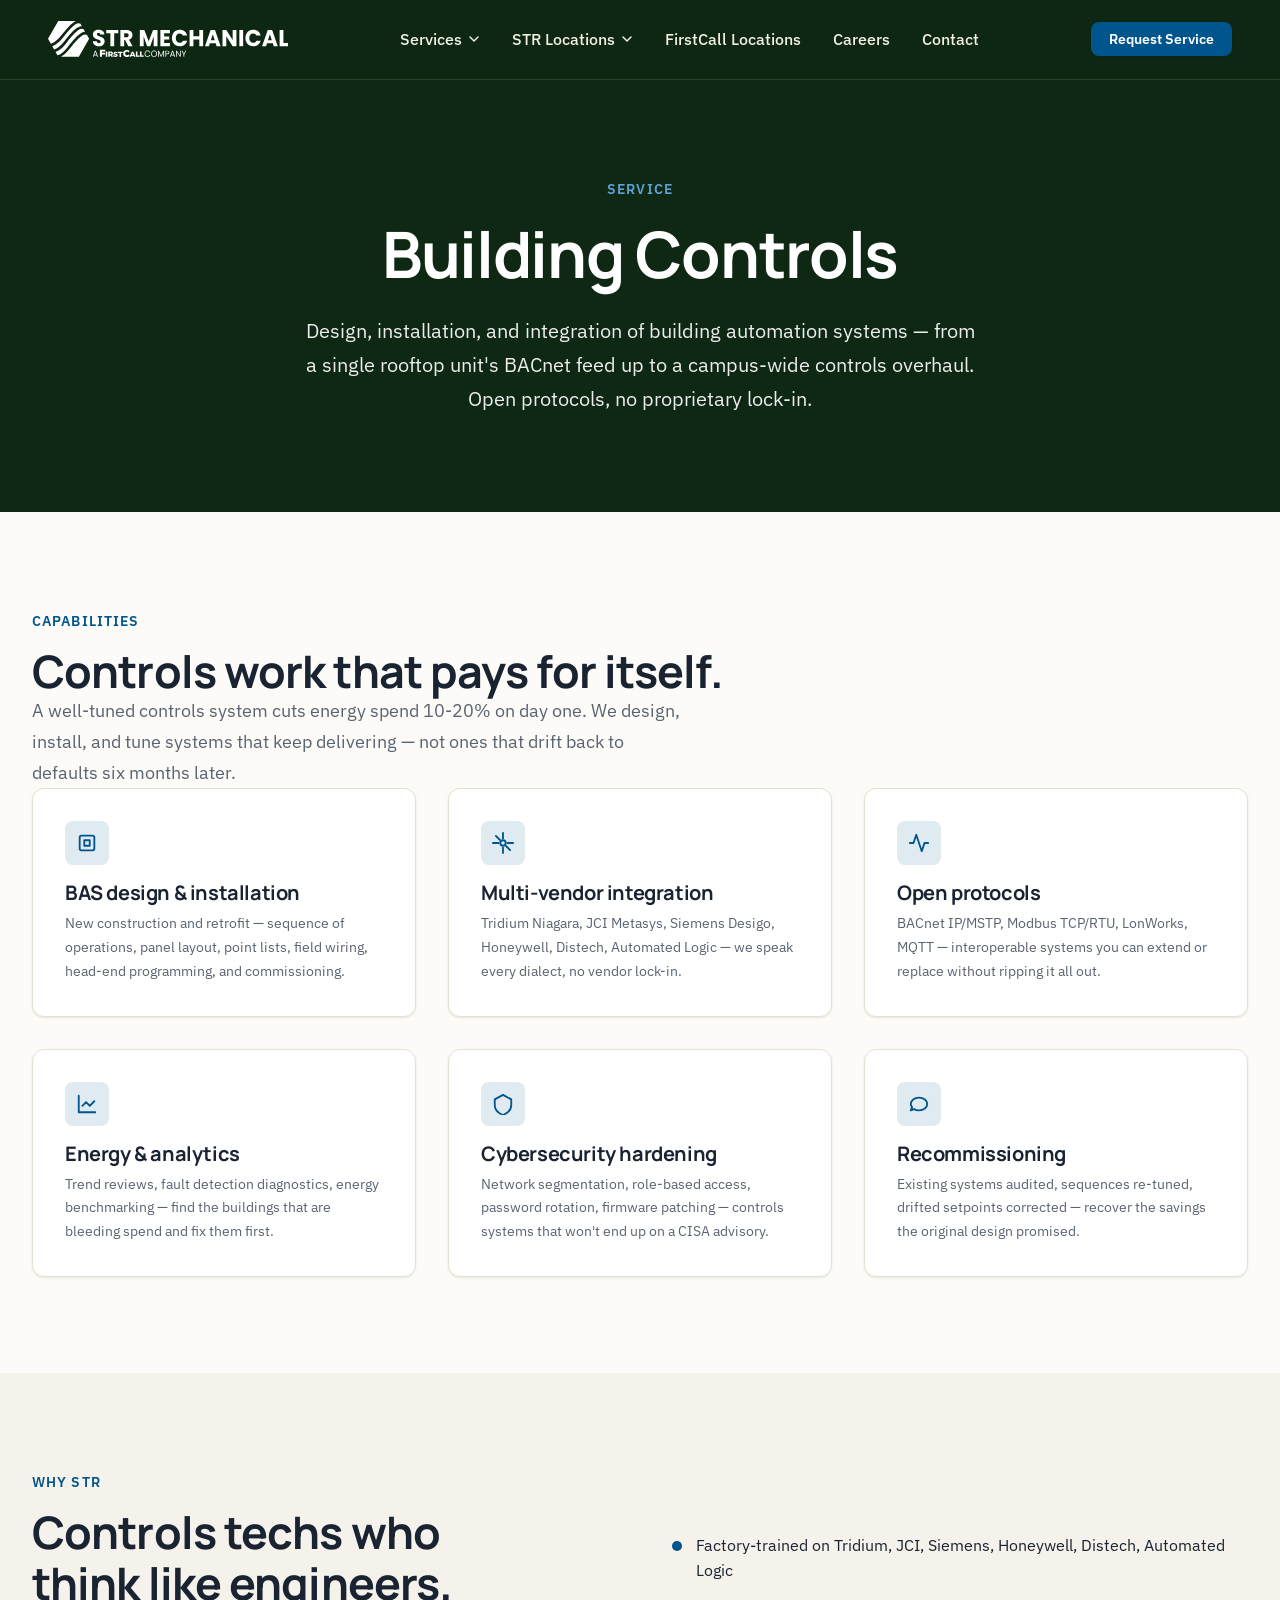
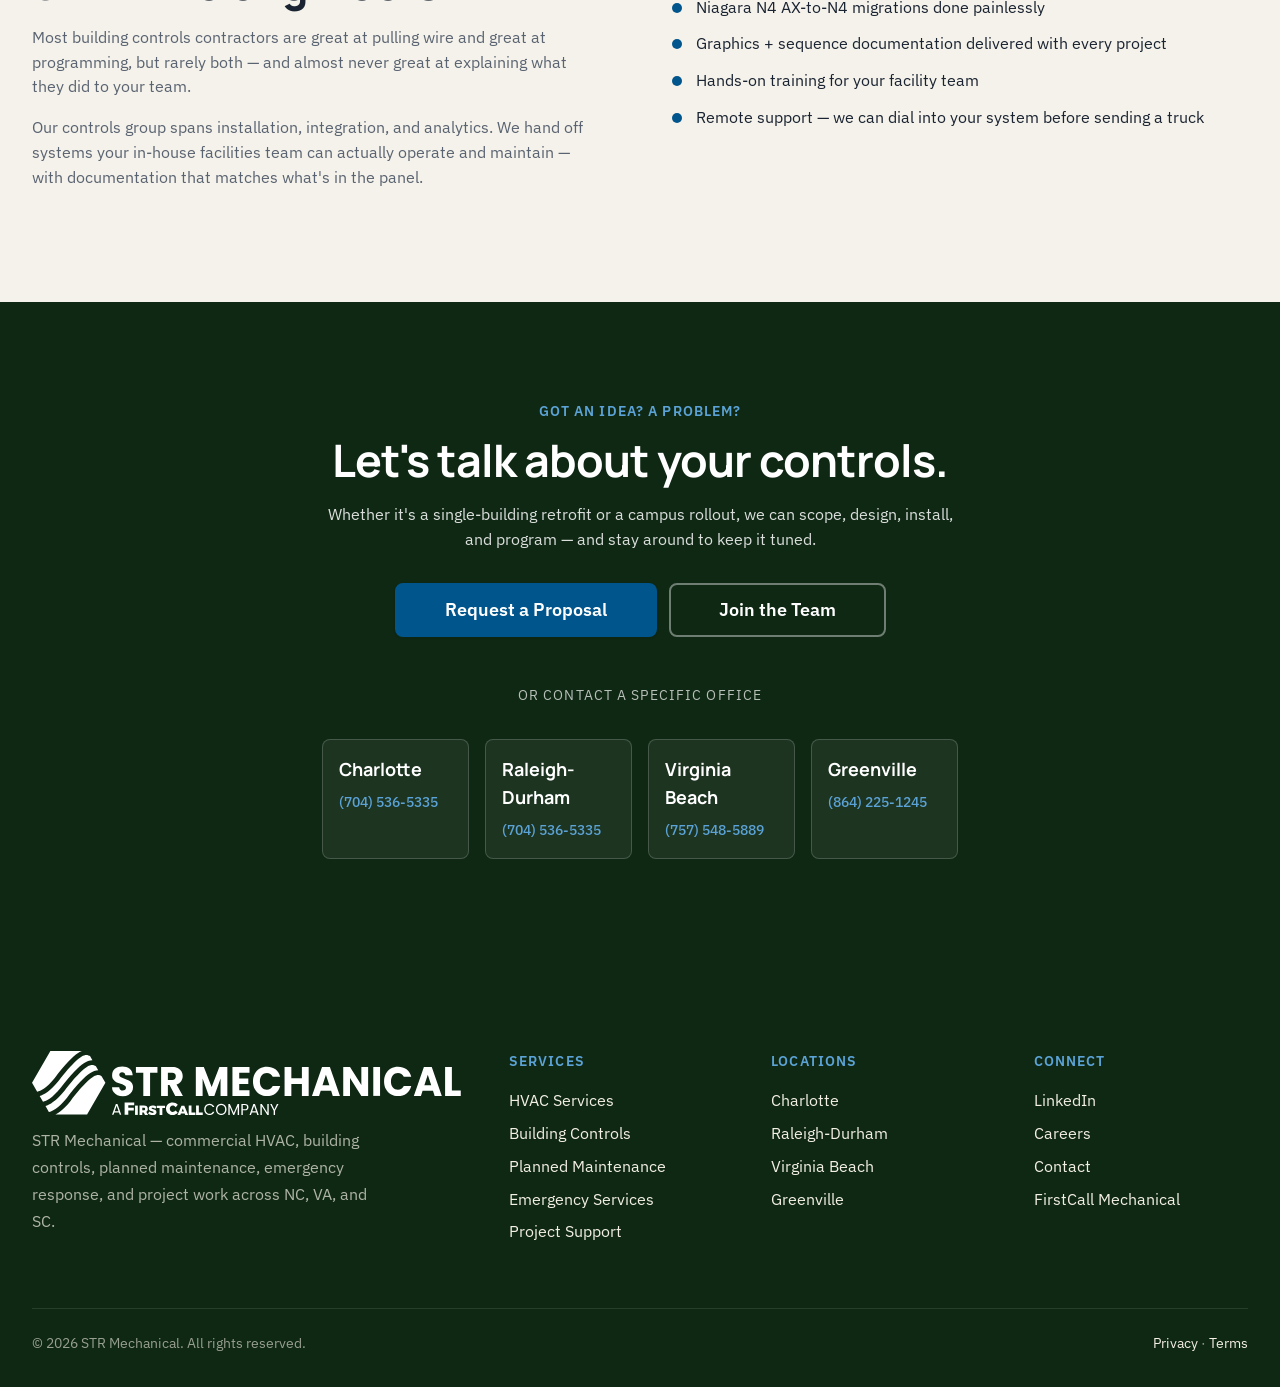
<file: services/building-controls.html>
<!DOCTYPE html>
<!--
  ============================================================
  STR Service Page Template
  ============================================================

  Used to hydrate each per-service page under services/<slug>.html
  from services/<slug>/config.json. Mirrors the FirstCall Columbus
  service-page pattern: page-hero, feature-grid, info-grid (why),
  cta-band.

  Handlebars subset (same as branch.html):
    , , 

  Build directives (see scripts/build-branches.js for handlers):
    INLINE_CSS         tokens + base + components + service
    INLINE_LOGO_WHITE  shared/img/logos/str-hero.svg
    INLINE_BRANCH_JS   shared/js/site.js
  ============================================================
-->
<html lang="en">
<head>
  <meta charset="UTF-8" />
  <meta name="viewport" content="width=device-width, initial-scale=1.0" />
  <title>Building Controls — STR Mechanical</title>
  <meta name="description" content="Building automation and controls service from STR Mechanical — BACnet, LonWorks, Tridium, JCI, Siemens, Honeywell across NC, VA, and SC." />
  <link rel="canonical" href="https://strmechanical.com/services/building-controls" />
  <meta name="theme-color" content="#1A4120" />

  <!-- Favicons (generate .ico + PNG sizes from /favicon.svg via realfavicongenerator.net) -->
  <link rel="icon" type="image/svg+xml" href="/favicon.svg" />
  <link rel="icon" type="image/x-icon" href="/favicon.ico" />
  <link rel="apple-touch-icon" sizes="180x180" href="/apple-touch-icon.png" />
  <link rel="manifest" href="/site.webmanifest" />

  <!-- Open Graph -->
  <meta property="og:type" content="website" />
  <meta property="og:site_name" content="STR Mechanical" />
  <meta property="og:locale" content="en_US" />
  <meta property="og:title" content="Building Controls — STR Mechanical" />
  <meta property="og:description" content="Building automation and controls service from STR Mechanical — BACnet, LonWorks, Tridium, JCI, Siemens, Honeywell across NC, VA, and SC." />
  <meta property="og:url" content="https://strmechanical.com/services/building-controls" />
  <meta property="og:image" content="https://strmechanical.com/og-image.jpg" />
  <meta property="og:image:width" content="1200" />
  <meta property="og:image:height" content="630" />
  <meta property="og:image:alt" content="STR Mechanical — Building Controls" />

  <!-- Twitter / X card -->
  <meta name="twitter:card" content="summary_large_image" />
  <meta name="twitter:title" content="Building Controls — STR Mechanical" />
  <meta name="twitter:description" content="Building automation and controls service from STR Mechanical — BACnet, LonWorks, Tridium, JCI, Siemens, Honeywell across NC, VA, and SC." />
  <meta name="twitter:image" content="https://strmechanical.com/og-image.jpg" />

  <!-- Service JSON-LD — helps Google understand this is a service offering -->
  <script type="application/ld+json">
  {
    "@context": "https://schema.org",
    "@type": "Service",
    "name": "Building Controls",
    "description": "Building automation and controls service from STR Mechanical — BACnet, LonWorks, Tridium, JCI, Siemens, Honeywell across NC, VA, and SC.",
    "url": "https://strmechanical.com/services/building-controls",
    "provider": {
      "@type": "Organization",
      "name": "STR Mechanical",
      "url": "https://strmechanical.com"
    },
    "areaServed": [
      { "@type": "AdministrativeArea", "name": "North Carolina" },
      { "@type": "AdministrativeArea", "name": "South Carolina" },
      { "@type": "AdministrativeArea", "name": "Virginia" }
    ]
  }
  </script>

  <link rel="preconnect" href="https://fonts.googleapis.com" />
  <link rel="preconnect" href="https://fonts.gstatic.com" crossorigin />
  <link href="https://fonts.googleapis.com/css2?family=Manrope:wght@400;500;600;700;800&family=IBM+Plex+Sans:wght@300;400;500;600;700&display=swap" rel="stylesheet" />

  <style>
    /* ===== tokens.css ===== */
/* ============================================================
   STR Design Tokens — mirrors the Columbus, OH reference palette
   (Website Redesign/columbus.html inline TOKENS block).

   Cream/light theme with dark-green header + footer brackets and
   a deep-blue accent. Dark-text-on-cream content surface.
   ============================================================ */

:root {
  /* --------------------------------------------------------
     COLOR — Brand greens (FirstCall family)
     -------------------------------------------------------- */
  --color-primary:        #1A4120;
  --color-primary-dark:   #0F2814;
  --color-primary-mid:    #2D5F36;
  --color-primary-soft:   #4A7D52;

  /* Accent — deep brand blue */
  --color-accent:         #00558C;
  --color-accent-dark:    #003D66;
  --color-accent-light:   #5BA3D6;

  /* --------------------------------------------------------
     COLOR — Surfaces (cream-led, dark-bracket)
     -------------------------------------------------------- */
  --color-bg:             #FCFBF7;  /* page background — warm cream */
  --color-bg-soft:        #F4F2EA;  /* alt section bands */
  --color-bg-section:     #EDE9DC;  /* tinted bands */
  --color-bg-dark:        #0F2814;  /* deepest — footer, deep CTAs */
  --color-bg-card:        #FFFFFF;  /* lifted cards on cream */

  --color-text:           #1A2331;  /* near-black primary text */
  --color-text-muted:     #5A6371;  /* secondary copy */
  --color-text-light:     #8A93A1;  /* tertiary, meta */
  --color-text-on-dark:   #F2EFE3;  /* warm cream on dark surfaces */
  --color-text-on-primary:#FFFFFF;

  --color-border:         #E5E1D2;
  --color-border-strong:  #C9C7B7;
  --color-border-dark:    #0F2814;

  /* --------------------------------------------------------
     INDUSTRIES-GRID TIER TOKENS
     Used by the "Industries We Serve" hex grid + legend.
     -------------------------------------------------------- */
  --fc-tier-1:        #0B2E4F;   /* Specialty Focus — darkest navy */
  --fc-tier-2:        #1E5A8A;   /* Deep Expertise — mid navy */
  --fc-tier-3:        #A8C5DC;   /* Trusted Partner — light blue */
  --fc-text-light:    #FFFFFF;
  --fc-text-dark:     #0B2E4F;

  /* --------------------------------------------------------
     COLOR — Semantic
     -------------------------------------------------------- */
  --color-success:        #5BA3D6;
  --color-warning:        #B8861A;
  --color-danger:         #C0392B;
  --color-info:           #5BA3D6;

  /* --------------------------------------------------------
     TYPOGRAPHY
     Manrope (display/headings) + IBM Plex Sans (body)
     -------------------------------------------------------- */
  --font-display: "Manrope", system-ui, -apple-system, "Segoe UI", sans-serif;
  --font-body:    "IBM Plex Sans", system-ui, -apple-system, "Segoe UI", sans-serif;
  --font-mono:    "IBM Plex Mono", ui-monospace, "SF Mono", Menlo, monospace;

  --text-xs:    0.75rem;
  --text-sm:    0.875rem;
  --text-base:  1rem;
  --text-lg:    1.125rem;
  --text-xl:    1.25rem;
  --text-2xl:   1.5rem;
  --text-3xl:   1.875rem;
  --text-4xl:   2.25rem;
  --text-5xl:   3rem;
  --text-6xl:   3.75rem;
  --text-7xl:   4.5rem;

  --weight-regular:  400;
  --weight-medium:   500;
  --weight-semibold: 600;
  --weight-bold:     700;
  --weight-extrabold:800;

  --leading-tight:   1.15;
  --leading-snug:    1.3;
  --leading-normal:  1.55;
  --leading-relaxed: 1.7;

  --tracking-tight:  -0.02em;
  --tracking-normal: 0;
  --tracking-wide:   0.02em;
  --tracking-caps:   0.08em;

  /* --------------------------------------------------------
     SPACING — 4px base
     -------------------------------------------------------- */
  --space-1:   0.25rem;
  --space-2:   0.5rem;
  --space-3:   0.75rem;
  --space-4:   1rem;
  --space-5:   1.5rem;
  --space-6:   2rem;
  --space-7:   3rem;
  --space-8:   4rem;
  --space-9:   6rem;
  --space-10:  8rem;
  --space-11: 10rem;

  /* --------------------------------------------------------
     LAYOUT
     -------------------------------------------------------- */
  --container-sm:  640px;
  --container-md:  768px;
  --container-lg: 1024px;
  --container-xl: 1280px;
  --container-2xl: 1600px;
  --container-content: 1440px;

  --header-height: 80px;
  --header-height-mobile: 64px;
  --pad-x: clamp(1.25rem, 4vw, 3rem);

  /* --------------------------------------------------------
     RADII
     -------------------------------------------------------- */
  --radius-none: 0;
  --radius-sm:   4px;
  --radius-md:   8px;
  --radius-lg:   12px;
  --radius-xl:   16px;
  --radius-2xl:  24px;
  --radius-pill: 999px;

  /* --------------------------------------------------------
     SHADOWS
     -------------------------------------------------------- */
  --shadow-xs: 0 1px 2px rgba(15, 42, 31, 0.04);
  --shadow-sm: 0 1px 3px rgba(15, 42, 31, 0.06), 0 1px 2px rgba(15, 42, 31, 0.04);
  --shadow-md: 0 4px 12px rgba(15, 42, 31, 0.08), 0 2px 4px rgba(15, 42, 31, 0.04);
  --shadow-lg: 0 12px 32px rgba(15, 42, 31, 0.10), 0 4px 8px rgba(15, 42, 31, 0.04);
  --shadow-xl: 0 24px 48px rgba(15, 42, 31, 0.14), 0 8px 16px rgba(15, 42, 31, 0.06);

  /* --------------------------------------------------------
     MOTION
     -------------------------------------------------------- */
  --ease-out:     cubic-bezier(0.16, 1, 0.3, 1);
  --ease-in-out:  cubic-bezier(0.4, 0, 0.2, 1);
  --duration-fast:   150ms;
  --duration-base:   200ms;
  --duration-slow:   320ms;

  /* --------------------------------------------------------
     Z-INDEX
     -------------------------------------------------------- */
  --z-base:     1;
  --z-dropdown: 100;
  --z-sticky:   200;
  --z-header:   300;
  --z-overlay:  400;
  --z-modal:    500;
  --z-toast:    600;
}

/* Focus ring — applied via :focus-visible across the system. */
:root {
  --focus-ring: 0 0 0 3px rgba(0, 85, 140, 0.35);
}


/* ===== base.css ===== */
/* ============================================================
   FirstCall Base — resets, typography defaults, utilities
   Depends on tokens.css being loaded first.
   ============================================================ */

/* ---------- Modern reset ---------- */
*, *::before, *::after { box-sizing: border-box; }

* { margin: 0; }

html {
  -webkit-text-size-adjust: 100%;
  text-size-adjust: 100%;
  scroll-behavior: smooth;
}

body {
  min-height: 100vh;
  font-family: var(--font-body);
  font-size: var(--text-base);
  line-height: var(--leading-normal);
  color: var(--color-text);
  background: var(--color-bg);
  -webkit-font-smoothing: antialiased;
  -moz-osx-font-smoothing: grayscale;
  text-rendering: optimizeLegibility;
}

img, svg, video, canvas, picture {
  display: block;
  max-width: 100%;
  height: auto;
}

button, input, select, textarea {
  font: inherit;
  color: inherit;
}

button {
  background: none;
  border: none;
  cursor: pointer;
}

a {
  color: var(--color-primary-mid);
  text-decoration: none;
  transition: color var(--duration-base) var(--ease-out);
}

a:hover {
  color: var(--color-primary);
}

a:focus-visible,
button:focus-visible,
input:focus-visible,
select:focus-visible,
textarea:focus-visible,
[tabindex]:focus-visible {
  outline: none;
  box-shadow: var(--focus-ring);
  border-radius: var(--radius-sm);
}

ul, ol { padding-left: 1.25em; }
ul[role="list"], ol[role="list"] { list-style: none; padding: 0; }

/* ---------- Typography ---------- */

h1, h2, h3, h4, h5, h6 {
  font-family: var(--font-display);
  font-weight: var(--weight-bold);
  line-height: var(--leading-tight);
  letter-spacing: var(--tracking-tight);
  color: var(--color-text);
}

h1, .h1 {
  font-size: clamp(2.25rem, 4.5vw, var(--text-6xl));
  font-weight: var(--weight-bold);
}

h2, .h2 {
  font-size: clamp(1.875rem, 3.5vw, var(--text-5xl));
}

h3, .h3 {
  font-size: clamp(1.5rem, 2.5vw, var(--text-4xl));
}

h4, .h4 {
  font-size: var(--text-2xl);
  letter-spacing: var(--tracking-normal);
}

h5, .h5 {
  font-size: var(--text-xl);
  font-weight: var(--weight-semibold);
  letter-spacing: var(--tracking-normal);
}

h6, .h6 {
  font-size: var(--text-base);
  font-weight: var(--weight-semibold);
  text-transform: uppercase;
  letter-spacing: var(--tracking-caps);
  color: var(--color-text-muted);
}

p {
  line-height: var(--leading-normal);
  color: var(--color-text);
}

.lead {
  font-size: var(--text-lg);
  line-height: var(--leading-relaxed);
  color: var(--color-text-muted);
  max-width: 60ch;
}

.eyebrow {
  display: inline-block;
  font-family: var(--font-body);
  font-size: var(--text-sm);
  font-weight: var(--weight-semibold);
  text-transform: uppercase;
  letter-spacing: var(--tracking-caps);
  color: var(--color-accent);
  margin-bottom: var(--space-3);
}

small, .text-small { font-size: var(--text-sm); }
.text-xs { font-size: var(--text-xs); }
.text-muted { color: var(--color-text-muted); }
.text-light { color: var(--color-text-light); }

/* ---------- Layout utilities ---------- */

.container {
  width: 100%;
  max-width: var(--container-content);
  margin-inline: auto;
  padding-inline: var(--space-5);
}

.container-narrow {
  max-width: 800px;
  margin-inline: auto;
  padding-inline: var(--space-5);
}

.container-wide {
  width: 100%;
  max-width: var(--container-2xl);
  margin-inline: auto;
  padding-inline: var(--space-5);
}

@media (min-width: 768px) {
  .container, .container-narrow, .container-wide {
    padding-inline: var(--space-6);
  }
}

/* Section spacing */
.section {
  padding-block: var(--space-9);
}

.section-tight {
  padding-block: var(--space-7);
}

.section-loose {
  padding-block: var(--space-10);
}

@media (max-width: 767px) {
  .section { padding-block: var(--space-7); }
  .section-loose { padding-block: var(--space-8); }
}

.section--soft { background: var(--color-bg-soft); }
.section--tinted { background: var(--color-bg-section); }
.section--primary { background: var(--color-primary); color: var(--color-text-on-primary); }
.section--dark { background: var(--color-bg-dark); color: var(--color-text-on-dark); }

.section--primary h1, .section--primary h2, .section--primary h3,
.section--primary h4, .section--primary h5, .section--primary h6,
.section--dark h1, .section--dark h2, .section--dark h3,
.section--dark h4, .section--dark h5, .section--dark h6 {
  color: inherit;
}

.section--primary .eyebrow,
.section--dark .eyebrow {
  color: var(--color-accent-light);
}

/* Flex / grid helpers */
.stack > * + * { margin-top: var(--space-4); }
.stack-sm > * + * { margin-top: var(--space-2); }
.stack-lg > * + * { margin-top: var(--space-6); }
.stack-xl > * + * { margin-top: var(--space-7); }

.row {
  display: flex;
  flex-wrap: wrap;
  gap: var(--space-5);
}

.row--between { justify-content: space-between; }
.row--center  { align-items: center; }

.grid {
  display: grid;
  gap: var(--space-6);
}

.grid-2 { grid-template-columns: repeat(2, 1fr); }
.grid-3 { grid-template-columns: repeat(3, 1fr); }
.grid-4 { grid-template-columns: repeat(4, 1fr); }
.grid-6 { grid-template-columns: repeat(6, 1fr); }

@media (max-width: 1023px) {
  .grid-3, .grid-4 { grid-template-columns: repeat(2, 1fr); }
  .grid-6 { grid-template-columns: repeat(3, 1fr); }
}
@media (max-width: 639px) {
  .grid-2, .grid-3, .grid-4, .grid-6 { grid-template-columns: 1fr; }
}

/* Text alignment */
.text-center { text-align: center; }
.text-left   { text-align: left; }
.text-right  { text-align: right; }

/* Display */
.hidden { display: none !important; }

@media (max-width: 767px) {
  .hide-mobile { display: none !important; }
}
@media (min-width: 768px) {
  .show-mobile { display: none !important; }
}

/* Skip-to-content for accessibility */
.skip-link {
  position: absolute;
  top: -100px;
  left: var(--space-4);
  padding: var(--space-3) var(--space-5);
  background: var(--color-primary);
  color: var(--color-text-on-primary);
  border-radius: var(--radius-md);
  font-weight: var(--weight-semibold);
  z-index: var(--z-toast);
  transition: top var(--duration-base) var(--ease-out);
}

.skip-link:focus {
  top: var(--space-4);
}

/* Selection */
::selection {
  background: var(--color-accent);
  color: #fff;
}

/* Reduced motion */
@media (prefers-reduced-motion: reduce) {
  *, *::before, *::after {
    animation-duration: 0.01ms !important;
    animation-iteration-count: 1 !important;
    transition-duration: 0.01ms !important;
    scroll-behavior: auto !important;
  }
}


/* ===== components.css ===== */
/* ============================================================
   FirstCall Components — buttons, cards, forms, nav, footer,
   badges, callouts, photo strip, capabilities grid.
   Depends on tokens.css and base.css.
   ============================================================ */

/* ============================================================
   BUTTONS
   ============================================================ */

.btn {
  display: inline-flex;
  align-items: center;
  justify-content: center;
  gap: var(--space-2);
  padding: var(--space-3) var(--space-6);
  font-family: var(--font-body);
  font-size: var(--text-base);
  font-weight: var(--weight-semibold);
  letter-spacing: var(--tracking-normal);
  line-height: 1;
  border: 2px solid transparent;
  border-radius: var(--radius-md);
  cursor: pointer;
  text-decoration: none;
  transition:
    background-color var(--duration-base) var(--ease-out),
    border-color var(--duration-base) var(--ease-out),
    color var(--duration-base) var(--ease-out),
    transform var(--duration-fast) var(--ease-out),
    box-shadow var(--duration-base) var(--ease-out);
  white-space: nowrap;
}

.btn:active { transform: translateY(1px); }

.btn--primary {
  background: var(--color-accent);
  color: #fff;
  border-color: var(--color-accent);
  box-shadow: var(--shadow-sm);
}
.btn--primary:hover {
  background: var(--color-accent-dark);
  border-color: var(--color-accent-dark);
  color: #fff;
  box-shadow: var(--shadow-md);
}

.btn--secondary {
  background: var(--color-primary);
  color: #fff;
  border-color: var(--color-primary);
}
.btn--secondary:hover {
  background: var(--color-primary-dark);
  border-color: var(--color-primary-dark);
  color: #fff;
}

.btn--outline {
  background: transparent;
  color: var(--color-primary);
  border-color: var(--color-primary);
}
.btn--outline:hover {
  background: var(--color-primary);
  color: #fff;
}

.btn--ghost {
  background: transparent;
  color: var(--color-primary);
  border-color: transparent;
}
.btn--ghost:hover {
  background: var(--color-bg-section);
  color: var(--color-primary-dark);
}

.btn--on-dark {
  background: #fff;
  color: var(--color-primary);
  border-color: #fff;
}
.btn--on-dark:hover {
  background: var(--color-bg-section);
  color: var(--color-primary-dark);
}

.btn--outline-on-dark {
  background: transparent;
  color: #fff;
  border-color: rgba(255,255,255,0.4);
}
.btn--outline-on-dark:hover {
  background: rgba(255,255,255,0.1);
  border-color: #fff;
  color: #fff;
}

/* Size variants */
.btn--sm { padding: var(--space-2) var(--space-4); font-size: var(--text-sm); }
.btn--lg { padding: var(--space-4) var(--space-7); font-size: var(--text-lg); }
.btn--full { width: 100%; }

/* Inline-link arrow button (used a lot on ServiceLogic-style sites) */
.link-arrow {
  display: inline-flex;
  align-items: center;
  gap: var(--space-2);
  font-weight: var(--weight-semibold);
  color: var(--color-primary);
  text-decoration: none;
  transition: gap var(--duration-base) var(--ease-out), color var(--duration-base) var(--ease-out);
}

.link-arrow::after {
  content: "→";
  transition: transform var(--duration-base) var(--ease-out);
  font-weight: var(--weight-regular);
}

.link-arrow:hover {
  color: var(--color-accent);
  gap: var(--space-3);
}

.link-arrow:hover::after { transform: translateX(2px); }

.link-arrow--on-dark { color: var(--color-accent-light); }
.link-arrow--on-dark:hover { color: #fff; }

/* ============================================================
   CARDS
   ============================================================ */

.card {
  background: var(--color-bg);
  border: 1px solid var(--color-border);
  border-radius: var(--radius-lg);
  padding: var(--space-6);
  transition:
    border-color var(--duration-base) var(--ease-out),
    box-shadow var(--duration-base) var(--ease-out),
    transform var(--duration-base) var(--ease-out);
}

.card--hover:hover {
  border-color: var(--color-border-strong);
  box-shadow: var(--shadow-lg);
  transform: translateY(-2px);
}

.card--feature {
  display: flex;
  flex-direction: column;
  gap: var(--space-4);
}

.card--feature .card__icon {
  width: 56px;
  height: 56px;
  display: inline-flex;
  align-items: center;
  justify-content: center;
  background: var(--color-bg-section);
  color: var(--color-primary);
  border-radius: var(--radius-md);
}

.card--feature .card__icon svg { width: 28px; height: 28px; }

.card__title {
  font-family: var(--font-display);
  font-size: var(--text-xl);
  font-weight: var(--weight-bold);
  letter-spacing: var(--tracking-tight);
  color: var(--color-text);
}

.card__body {
  color: var(--color-text-muted);
  line-height: var(--leading-relaxed);
}

/* Branch quick-card (used on parent homepage) */
.branch-card {
  background: var(--color-bg);
  border: 1px solid var(--color-border);
  border-radius: var(--radius-lg);
  padding: var(--space-6);
  display: flex;
  flex-direction: column;
  gap: var(--space-3);
  transition:
    border-color var(--duration-base) var(--ease-out),
    box-shadow var(--duration-base) var(--ease-out),
    transform var(--duration-base) var(--ease-out);
}

.branch-card:hover {
  border-color: var(--color-primary-mid);
  box-shadow: var(--shadow-lg);
  transform: translateY(-2px);
}

.branch-card__location {
  font-family: var(--font-body);
  font-size: var(--text-sm);
  font-weight: var(--weight-semibold);
  text-transform: uppercase;
  letter-spacing: var(--tracking-caps);
  color: var(--color-accent);
}

.branch-card__name {
  font-family: var(--font-display);
  font-size: var(--text-2xl);
  font-weight: var(--weight-bold);
  letter-spacing: var(--tracking-tight);
}

.branch-card__phone {
  font-size: var(--text-lg);
  font-weight: var(--weight-medium);
  color: var(--color-text);
}

.branch-card__phone a { color: inherit; }
.branch-card__phone a:hover { color: var(--color-primary); }

/* ============================================================
   FORMS
   ============================================================ */

.form-field {
  display: flex;
  flex-direction: column;
  gap: var(--space-2);
  margin-bottom: var(--space-4);
}

.form-label {
  font-family: var(--font-body);
  font-size: var(--text-sm);
  font-weight: var(--weight-semibold);
  color: var(--color-text);
}

.form-label .required {
  color: var(--color-accent);
  margin-left: 2px;
}

.form-input,
.form-textarea,
.form-select {
  width: 100%;
  padding: var(--space-3) var(--space-4);
  font-family: var(--font-body);
  font-size: var(--text-base);
  color: var(--color-text);
  background: var(--color-bg);
  border: 1.5px solid var(--color-border);
  border-radius: var(--radius-md);
  transition: border-color var(--duration-base) var(--ease-out), background var(--duration-base) var(--ease-out);
}

.form-input:hover,
.form-textarea:hover,
.form-select:hover {
  border-color: var(--color-border-strong);
}

.form-input:focus,
.form-textarea:focus,
.form-select:focus {
  outline: none;
  border-color: var(--color-primary-mid);
  box-shadow: 0 0 0 3px rgba(0, 85, 140, 0.15);
}

.form-textarea {
  min-height: 140px;
  resize: vertical;
  line-height: var(--leading-normal);
}

.form-select {
  appearance: none;
  background-image: url("data:image/svg+xml;utf8,<svg xmlns='http://www.w3.org/2000/svg' viewBox='0 0 20 20' fill='%231A2421'><path d='M5 8l5 5 5-5z'/></svg>");
  background-repeat: no-repeat;
  background-position: right var(--space-4) center;
  background-size: 16px;
  padding-right: var(--space-7);
}

.form-help {
  font-size: var(--text-xs);
  color: var(--color-text-light);
}

.form-error {
  font-size: var(--text-xs);
  color: var(--color-danger);
  font-weight: var(--weight-medium);
}

.form-input--error,
.form-textarea--error,
.form-select--error {
  border-color: var(--color-danger);
}

/* Checkbox / radio */
.form-checkbox,
.form-radio {
  display: flex;
  gap: var(--space-3);
  align-items: flex-start;
  cursor: pointer;
  font-size: var(--text-sm);
}

.form-checkbox input,
.form-radio input {
  margin-top: 2px;
  accent-color: var(--color-primary);
  width: 18px;
  height: 18px;
}

/* ============================================================
   HEADER / NAV  (Columbus-style: dark green bar over cream page)
   ============================================================ */

.site-header {
  position: sticky;
  top: 0;
  z-index: var(--z-header);
  background: rgba(15, 40, 20, 0.92);
  backdrop-filter: saturate(180%) blur(10px);
  -webkit-backdrop-filter: saturate(180%) blur(10px);
  border-bottom: 1px solid rgba(74, 125, 82, 0.35);
  height: var(--header-height);
  display: flex;
  align-items: center;
  transition: box-shadow var(--duration-base) var(--ease-out), background var(--duration-base) var(--ease-out);
}

.site-header.is-scrolled {
  box-shadow: 0 1px 0 rgba(0,0,0,0.4), var(--shadow-sm);
  background: rgba(15, 40, 20, 0.97);
}

.site-header__inner {
  width: 100%;
  max-width: var(--container-2xl);
  margin-inline: auto;
  padding-inline: var(--pad-x);
  display: flex;
  align-items: center;
  justify-content: space-between;
  gap: var(--space-6);
}

.site-header__logo {
  display: inline-flex;
  align-items: center;
  gap: var(--space-3);
  text-decoration: none;
}

.site-header__logo svg {
  height: 36px;
  width: auto;
  display: block;
}

.site-header__tagline {
  font-family: var(--font-body);
  font-size: var(--text-xs);
  font-weight: var(--weight-semibold);
  text-transform: uppercase;
  letter-spacing: var(--tracking-caps);
  color: var(--color-accent-light);
  padding-left: var(--space-3);
  border-left: 1px solid rgba(242, 239, 227, 0.3);
}

@media (max-width: 767px) { .site-header__tagline { display: none; } }

.site-nav {
  display: flex;
  align-items: center;
  gap: var(--space-6);
}

.site-nav__link {
  font-family: var(--font-body);
  font-size: var(--text-base);
  font-weight: var(--weight-medium);
  color: var(--color-text-on-dark);
  text-decoration: none;
  padding: var(--space-2) 0;
  position: relative;
  transition: color var(--duration-base) var(--ease-out);
}

.site-nav__link::after {
  content: "";
  position: absolute;
  left: 0;
  bottom: -4px;
  width: 0;
  height: 2px;
  background: var(--color-accent-light);
  transition: width var(--duration-base) var(--ease-out);
}

.site-nav__link:hover { color: var(--color-accent-light); }

.site-nav__link:hover::after,
.site-nav__link[aria-current="page"]::after {
  width: 100%;
}

.site-nav__link[aria-current="page"] {
  color: var(--color-accent-light);
  font-weight: var(--weight-semibold);
}

/* Nav dropdowns (Services + STR Locations) */
.site-nav__dropdown-wrap { position: relative; }
.site-nav__dropdown-toggle {
  background: none;
  border: none;
  cursor: pointer;
  display: inline-flex;
  align-items: center;
  gap: 6px;
}
.site-nav__caret {
  width: 12px;
  height: 12px;
  transition: transform var(--duration-base) var(--ease-out);
}
.site-nav__dropdown-toggle[aria-expanded="true"] .site-nav__caret { transform: rotate(180deg); }
.site-nav__dropdown {
  position: absolute;
  top: calc(100% + 6px);
  left: -8px;
  min-width: 240px;
  background: rgba(15, 40, 20, 0.97);
  backdrop-filter: saturate(180%) blur(10px);
  -webkit-backdrop-filter: saturate(180%) blur(10px);
  border: 1px solid rgba(74, 125, 82, 0.35);
  border-radius: var(--radius-md);
  padding: var(--space-2);
  box-shadow: var(--shadow-lg);
  opacity: 0;
  pointer-events: none;
  transform: translateY(-4px);
  transition: opacity var(--duration-base) var(--ease-out), transform var(--duration-base) var(--ease-out);
  z-index: 1;
}
.site-nav__dropdown.is-open {
  opacity: 1;
  pointer-events: auto;
  transform: translateY(0);
}
.site-nav__dropdown-link {
  display: block;
  padding: var(--space-3) var(--space-3);
  color: var(--color-text-on-dark);
  border-radius: var(--radius-sm);
  font-size: var(--text-base);
  font-weight: var(--weight-medium);
  text-decoration: none;
  transition: background var(--duration-base) var(--ease-out), color var(--duration-base) var(--ease-out);
}
.site-nav__dropdown-link:hover,
.site-nav__dropdown-link:focus-visible {
  background: rgba(91, 163, 214, 0.15);
  color: var(--color-accent-light);
}
.site-nav__dropdown-link[aria-current="page"] {
  color: var(--color-accent-light);
  background: rgba(91, 163, 214, 0.1);
}

.site-header__cta {
  display: flex;
  align-items: center;
  gap: var(--space-3);
}

/* Mobile menu toggle */
.menu-toggle {
  display: none;
  width: 44px;
  height: 44px;
  align-items: center;
  justify-content: center;
  border-radius: var(--radius-md);
}

.menu-toggle:hover { background: rgba(242, 239, 227, 0.1); }

.menu-toggle__bars,
.menu-toggle__bars::before,
.menu-toggle__bars::after {
  display: block;
  width: 22px;
  height: 2px;
  background: var(--color-text-on-dark);
  position: relative;
  transition: transform var(--duration-base) var(--ease-out), top var(--duration-base) var(--ease-out);
}

.menu-toggle__bars::before,
.menu-toggle__bars::after {
  content: "";
  position: absolute;
  left: 0;
}

.menu-toggle__bars::before { top: -7px; }
.menu-toggle__bars::after  { top: 7px; }

@media (max-width: 1023px) {
  .menu-toggle { display: inline-flex; }
  .site-nav {
    position: fixed;
    top: var(--header-height);
    left: 0;
    right: 0;
    background: var(--color-primary-dark);
    flex-direction: column;
    align-items: stretch;
    padding: var(--space-5);
    border-bottom: 1px solid var(--color-border);
    box-shadow: var(--shadow-lg);
    transform: translateY(-120%);
    transition: transform var(--duration-slow) var(--ease-out);
    gap: 0;
  }
  .site-nav.is-open { transform: translateY(0); }
  .site-nav__link {
    padding-block: var(--space-4);
    border-bottom: 1px solid rgba(74, 125, 82, 0.4);
    font-size: var(--text-lg);
  }
  .site-nav__link:last-child { border-bottom: none; }
  .site-nav__link::after { display: none; }
  .site-header__cta .btn { display: none; }
  .hide-mobile { display: none !important; }

  /* Mobile dropdowns: full-width toggle + collapsible inline menu */
  .site-nav__dropdown-wrap { width: 100%; }
  .site-nav__dropdown-toggle {
    width: 100%;
    justify-content: space-between;
    padding-block: var(--space-4);
    border-bottom: 1px solid rgba(74, 125, 82, 0.4);
    font-size: var(--text-lg);
    color: var(--color-text-on-dark);
  }
  .site-nav__dropdown {
    position: static;
    opacity: 1;
    pointer-events: auto;
    transform: none;
    background: transparent;
    backdrop-filter: none;
    -webkit-backdrop-filter: none;
    border: none;
    border-radius: 0;
    box-shadow: none;
    padding: 0;
    min-width: 0;
    max-height: 0;
    overflow: hidden;
    transition: max-height var(--duration-slow) var(--ease-out);
  }
  .site-nav__dropdown.is-open { max-height: 400px; }
  .site-nav__dropdown-link {
    padding-block: var(--space-3);
    padding-left: var(--space-5);
    border-bottom: 1px solid rgba(74, 125, 82, 0.25);
    font-size: var(--text-base);
  }
}

/* ============================================================
   FOOTER
   ============================================================ */

.site-footer {
  background: var(--color-bg-dark);
  color: var(--color-text-on-dark);
  padding-block: var(--space-9) var(--space-6);
}

.site-footer a { color: var(--color-text-on-dark); text-decoration: none; }
.site-footer a:hover { color: var(--color-accent-light); }

.site-footer__grid {
  display: grid;
  grid-template-columns: 2fr 1fr 1fr 1fr;
  gap: var(--space-7);
  margin-bottom: var(--space-8);
}

@media (max-width: 1023px) {
  .site-footer__grid { grid-template-columns: 1fr 1fr; }
}
@media (max-width: 639px) {
  .site-footer__grid { grid-template-columns: 1fr; }
}

.site-footer__heading {
  font-family: var(--font-body);
  font-size: var(--text-sm);
  font-weight: var(--weight-semibold);
  text-transform: uppercase;
  letter-spacing: var(--tracking-caps);
  color: var(--color-accent-light);
  margin-bottom: var(--space-4);
}

.site-footer__list { list-style: none; padding: 0; display: flex; flex-direction: column; gap: var(--space-2); }
.site-footer__list a { font-size: var(--text-base); }

.site-footer__brand p {
  color: rgba(242, 239, 227, 0.7);
  max-width: 36ch;
  margin-top: var(--space-3);
  line-height: var(--leading-relaxed);
}

.site-footer__bottom {
  padding-top: var(--space-5);
  border-top: 1px solid rgba(255,255,255,0.1);
  display: flex;
  justify-content: space-between;
  flex-wrap: wrap;
  gap: var(--space-4);
  font-size: var(--text-sm);
  color: rgba(242, 239, 227, 0.6);
}

/* ============================================================
   BADGES / TAGS / CALLOUTS
   ============================================================ */

.badge {
  display: inline-flex;
  align-items: center;
  gap: var(--space-2);
  padding: var(--space-1) var(--space-3);
  font-size: var(--text-xs);
  font-weight: var(--weight-semibold);
  text-transform: uppercase;
  letter-spacing: var(--tracking-caps);
  border-radius: var(--radius-pill);
  background: var(--color-bg-section);
  color: var(--color-primary);
}

.badge--accent { background: var(--color-accent); color: #fff; }
.badge--primary { background: var(--color-primary); color: #fff; }
.badge--outline { background: transparent; border: 1.5px solid var(--color-border-strong); color: var(--color-text-muted); }

.callout {
  background: var(--color-bg-section);
  border-left: 4px solid var(--color-accent);
  padding: var(--space-5) var(--space-6);
  border-radius: var(--radius-md);
}

/* ============================================================
   PHOTO STRIP (horizontal scrolling row used on branch sites)
   ============================================================ */

.photo-strip {
  display: grid;
  grid-auto-flow: column;
  grid-auto-columns: minmax(280px, 1fr);
  gap: var(--space-4);
  overflow-x: auto;
  padding-bottom: var(--space-3);
  scroll-snap-type: x mandatory;
  scrollbar-width: thin;
}

.photo-strip__item {
  scroll-snap-align: start;
  aspect-ratio: 4 / 3;
  border-radius: var(--radius-lg);
  overflow: hidden;
  background: var(--color-bg-section);
}

.photo-strip__item img {
  width: 100%;
  height: 100%;
  object-fit: cover;
}

@media (min-width: 1024px) {
  .photo-strip {
    grid-auto-columns: minmax(0, 1fr);
    grid-auto-flow: row;
    grid-template-columns: repeat(4, 1fr);
    overflow: visible;
  }
}

/* ============================================================
   CAPABILITIES GRID (homepage + branch)
   ============================================================ */

.capabilities {
  display: grid;
  grid-template-columns: repeat(3, 1fr);
  gap: var(--space-5);
}

@media (max-width: 1023px) { .capabilities { grid-template-columns: repeat(2, 1fr); } }
@media (max-width: 639px)  { .capabilities { grid-template-columns: 1fr; } }

.capability {
  background: var(--color-bg);
  border: 1px solid var(--color-border);
  border-radius: var(--radius-lg);
  padding: var(--space-6);
  display: flex;
  flex-direction: column;
  gap: var(--space-3);
  transition:
    border-color var(--duration-base) var(--ease-out),
    box-shadow var(--duration-base) var(--ease-out),
    transform var(--duration-base) var(--ease-out);
}

.capability:hover {
  border-color: var(--color-primary-mid);
  box-shadow: var(--shadow-lg);
  transform: translateY(-2px);
}

.capability__icon {
  width: 56px;
  height: 56px;
  display: inline-flex;
  align-items: center;
  justify-content: center;
  background: var(--color-primary);
  color: #fff;
  border-radius: var(--radius-md);
}

.capability__icon svg { width: 28px; height: 28px; }

.capability__title {
  font-family: var(--font-display);
  font-size: var(--text-xl);
  font-weight: var(--weight-bold);
  letter-spacing: var(--tracking-tight);
}

.capability__body {
  color: var(--color-text-muted);
  line-height: var(--leading-relaxed);
  font-size: var(--text-base);
}

/* ============================================================
   HERO (parent + branch share this structural pattern)
   ============================================================ */

.hero {
  position: relative;
  padding-block: var(--space-10) var(--space-9);
  overflow: hidden;
}

.hero--with-photo {
  display: grid;
  grid-template-columns: 1fr 1fr;
  gap: var(--space-8);
  align-items: center;
}

@media (max-width: 1023px) {
  .hero--with-photo { grid-template-columns: 1fr; gap: var(--space-6); }
}

.hero__eyebrow {
  display: inline-block;
  font-size: var(--text-sm);
  font-weight: var(--weight-semibold);
  text-transform: uppercase;
  letter-spacing: var(--tracking-caps);
  color: var(--color-accent);
  margin-bottom: var(--space-4);
}

.hero__title {
  font-family: var(--font-display);
  font-size: clamp(2.5rem, 5vw, var(--text-7xl));
  font-weight: var(--weight-extrabold);
  line-height: var(--leading-tight);
  letter-spacing: var(--tracking-tight);
  margin-bottom: var(--space-5);
  max-width: 16ch;
}

.hero__lede {
  font-size: var(--text-xl);
  line-height: var(--leading-relaxed);
  color: var(--color-text-muted);
  max-width: 50ch;
  margin-bottom: var(--space-6);
}

.hero__cta {
  display: flex;
  flex-wrap: wrap;
  gap: var(--space-3);
}

.hero__photo {
  aspect-ratio: 5 / 4;
  border-radius: var(--radius-xl);
  overflow: hidden;
  background: var(--color-bg-section);
  box-shadow: var(--shadow-xl);
}

.hero__photo img {
  width: 100%; height: 100%; object-fit: cover;
}

/* ============================================================
   COLOR SWATCHES (used in styleguide only, but kept here so
   the swatch component is documented within the system)
   ============================================================ */

.swatch {
  display: flex;
  flex-direction: column;
  gap: var(--space-2);
}

.swatch__chip {
  height: 96px;
  border-radius: var(--radius-md);
  border: 1px solid var(--color-border);
}

.swatch__meta {
  font-size: var(--text-xs);
  color: var(--color-text-muted);
}

.swatch__meta strong {
  display: block;
  color: var(--color-text);
  font-size: var(--text-sm);
  font-weight: var(--weight-semibold);
}


/* ===== service.css ===== */
/* ============================================================
   shared/css/service.css

   Page-specific styles for per-service pages (the template at
   shared/templates/service.html). Inlined by
   scripts/build-branches.js when building service pages.

   Extracted from the FirstCall Columbus service-page reference
   (Website Redesign/columbus/planned-maintenance.html etc.) so
   STR's service pages match that visual structure exactly.
   ============================================================ */

/* ===== PAGE HERO (text-only, dark green band) ===== */
.page-hero {
  position: relative;
  padding-bottom: var(--space-9);
  padding-top: calc(var(--header-height) + var(--space-9));
  margin-top: calc(var(--header-height) * -1);
  background: var(--color-primary-dark);
  color: #fff;
  text-align: center;
}
@media (max-width: 767px) {
  .page-hero {
    padding-bottom: var(--space-7);
    padding-top: calc(var(--header-height) + var(--space-6));
  }
}
.page-hero__inner { max-width: 760px; margin-inline: auto; }
.page-hero__eyebrow {
  display: inline-block;
  font-size: var(--text-sm);
  font-weight: var(--weight-semibold);
  text-transform: uppercase;
  letter-spacing: var(--tracking-caps);
  color: var(--color-accent-light);
  margin-bottom: var(--space-4);
}
.page-hero__title {
  font-size: clamp(2.25rem, 5vw, 4rem);
  color: #fff;
  margin-bottom: var(--space-5);
}
.page-hero__lede {
  font-size: var(--text-xl);
  line-height: var(--leading-relaxed);
  color: rgba(255, 255, 255, 0.92);
  max-width: 56ch;
  margin-inline: auto;
}

/* ===== FEATURE CARDS (3-up grid of capability tiles) ===== */
.feature-grid {
  display: grid;
  grid-template-columns: repeat(3, 1fr);
  gap: var(--space-6);
}
@media (max-width: 1023px) { .feature-grid { grid-template-columns: repeat(2, 1fr); } }
@media (max-width: 639px)  { .feature-grid { grid-template-columns: 1fr; } }
.feature {
  background: var(--color-bg-card);
  padding: var(--space-6);
  border-radius: var(--radius-lg);
  border: 1px solid var(--color-border);
  box-shadow: var(--shadow-sm);
  transition: transform var(--duration-base) var(--ease-out),
              box-shadow var(--duration-base) var(--ease-out);
}
.feature:hover {
  transform: translateY(-3px);
  box-shadow: var(--shadow-md);
}
.feature__icon {
  width: 44px;
  height: 44px;
  border-radius: var(--radius-md);
  background: rgba(0, 85, 140, 0.12);
  color: var(--color-accent);
  display: flex;
  align-items: center;
  justify-content: center;
  margin-bottom: var(--space-4);
}
.feature__icon svg { width: 22px; height: 22px; }
.feature h3 {
  font-size: var(--text-xl);
  margin-bottom: var(--space-2);
}
.feature p {
  color: var(--color-text-muted);
  line-height: var(--leading-relaxed);
  font-size: var(--text-sm);
}

/* ===== TWO-COLUMN INFO BLOCK (why-it-matters band) ===== */
.info-grid {
  display: grid;
  grid-template-columns: 1fr 1fr;
  gap: var(--space-8);
  align-items: center;
}
@media (max-width: 1023px) { .info-grid { grid-template-columns: 1fr; gap: var(--space-6); } }
.info-grid h2 {
  margin-bottom: var(--space-4);
  max-width: 18ch;
}
.info-grid p {
  color: var(--color-text-muted);
  margin-bottom: var(--space-4);
  max-width: 56ch;
}
.info-grid ul { list-style: none; padding: 0; }
.info-grid li {
  padding-left: var(--space-5);
  position: relative;
  margin-bottom: var(--space-3);
  color: var(--color-text);
}
.info-grid li::before {
  content: "";
  position: absolute;
  left: 0;
  top: 8px;
  width: 10px;
  height: 10px;
  border-radius: 50%;
  background: var(--color-accent);
}

/* ===== CTA BAND (bottom dark green prompt) ===== */
.cta-band {
  background: var(--color-bg-dark);
  color: var(--color-text-on-dark);
  padding-block: var(--space-9);
  text-align: center;
}
.cta-band__inner { max-width: 700px; margin-inline: auto; }
.cta-band h2 {
  color: #fff;
  margin-bottom: var(--space-4);
}
.cta-band p {
  color: rgba(255, 255, 255, 0.85);
  margin-bottom: var(--space-6);
}
.cta-band__row {
  display: flex;
  justify-content: center;
  gap: var(--space-3);
  flex-wrap: wrap;
}

/* ===== "AT-YOUR-LOCATION" PICKER (4 STR offices at the bottom) ===== */
.location-picker {
  display: grid;
  grid-template-columns: repeat(4, 1fr);
  gap: var(--space-4);
  margin-top: var(--space-6);
}
@media (max-width: 1023px) { .location-picker { grid-template-columns: repeat(2, 1fr); } }
@media (max-width: 639px)  { .location-picker { grid-template-columns: 1fr; } }
.location-picker__item {
  background: rgba(255, 255, 255, 0.06);
  border: 1px solid rgba(255, 255, 255, 0.18);
  border-radius: var(--radius-md);
  padding: var(--space-4);
  color: var(--color-text-on-dark);
  text-decoration: none;
  text-align: left;
  display: flex;
  flex-direction: column;
  gap: var(--space-2);
  transition: background var(--duration-base) var(--ease-out),
              border-color var(--duration-base) var(--ease-out),
              transform var(--duration-base) var(--ease-out);
}
.location-picker__item:hover {
  background: rgba(91, 163, 214, 0.12);
  border-color: var(--color-accent-light);
  transform: translateY(-2px);
}
.location-picker__city {
  font-family: var(--font-display);
  font-weight: var(--weight-bold);
  font-size: var(--text-lg);
  color: #fff;
}
.location-picker__phone {
  font-size: var(--text-sm);
  color: var(--color-accent-light);
  font-weight: var(--weight-medium);
}

  </style>
</head>

<body>
  <a href="#main" class="skip-link">Skip to content</a>

  <!-- HEADER -->
  <header class="site-header" role="banner">
    <div class="site-header__inner">
      <a class="site-header__logo" href="../index.html" aria-label="STR Mechanical, home">
        <svg id="Layer_2" data-name="Layer 2" xmlns="http://www.w3.org/2000/svg" viewBox="0 0 1774.69 265.77">
  <defs>
    <style>
      .cls-1 {
        fill: #fff;
      }
    </style>
  </defs>
  <g id="Layer_1-2" data-name="Layer 1">
    <g>
      <path class="cls-1" d="M287.85,104.05c-3.91-2.26-8.55-4.31-14.07-4.31-21.66,0-57.15,33.24-115.09,107.77-25.43,31.06-46.07,47.02-62.08,55.5h131.18l75.93-131.51-15.85-27.46h-.02Z"/>
      <path class="cls-1" d="M143.16,195.12c43.25-55.65,73.03-87.43,96.5-102.98,12.39-8.21,23.52-12.2,34.06-12.2h.23l-9.54-16.52-.13-.08c-4.22-2.61-9.39-5.28-15.69-5.28-21.66,0-57.15,33.24-115.09,107.77-34.7,42.39-60.5,56.66-77.77,62.18l13.94,24.15c14.15-3.32,37.88-13.57,73.49-57.06v.02Z"/>
      <path class="cls-1" d="M109.57,123.87c-34.88,42.61-60.76,56.8-78.03,62.26l13.94,24.15c14.26-3.57,37.71-14.34,72.49-56.82,43.25-55.65,73.03-87.43,96.5-102.98,12.38-8.21,23.52-12.2,34.06-12.2.46,0,.93.04,1.39.05l-9.91-17.17c-4.16-2.54-9.21-5.06-15.34-5.06-21.66,0-57.15,33.24-115.09,107.77h-.01Z"/>
      <path class="cls-1" d="M94.05,111.49C137.3,55.84,167.08,24.06,190.54,8.51c5.58-3.7,10.91-6.5,16.04-8.51H75.93L0,131.51l21.29,36.87c14.23-3.5,37.76-14.14,72.76-56.89Z"/>
    </g>
    <g>
      <path class="cls-1" d="M353.45,182.76c-6.67-2.84-12.01-7.04-16-12.61s-6.1-12.27-6.32-20.11h29.86c.44,4.43,1.91,7.81,4.43,10.14,2.51,2.33,5.8,3.49,9.84,3.49s7.44-.99,9.85-2.98c2.4-1.99,3.61-4.74,3.61-8.27,0-2.95-.96-5.4-2.87-7.33-1.92-1.93-4.27-3.52-7.06-4.77s-6.76-2.67-11.9-4.26c-7.44-2.39-13.51-4.77-18.21-7.16-4.7-2.39-8.75-5.91-12.14-10.57s-5.09-10.74-5.09-18.24c0-11.13,3.88-19.86,11.65-26.16,7.77-6.31,17.89-9.46,30.35-9.46s22.91,3.15,30.68,9.46c7.76,6.31,11.92,15.08,12.47,26.33h-30.36c-.22-3.86-1.59-6.9-4.1-9.12-2.52-2.22-5.74-3.32-9.68-3.32-3.39,0-6.13.94-8.2,2.81-2.08,1.88-3.12,4.58-3.12,8.1,0,3.86,1.75,6.88,5.25,9.03,3.5,2.16,8.97,4.49,16.41,6.99,7.44,2.62,13.48,5.11,18.13,7.5s8.67,5.85,12.06,10.4c3.39,4.55,5.09,10.4,5.09,17.56s-1.67,13.01-5,18.58c-3.34,5.57-8.18,10-14.52,13.29-6.35,3.3-13.84,4.94-22.48,4.94s-15.97-1.42-22.64-4.26h.01Z"/>
      <path class="cls-1" d="M519.17,66.18v23.35h-30.52v96.3h-28.06v-96.3h-30.52v-23.35h89.1Z"/>
      <path class="cls-1" d="M593,185.83l-23.96-45.17h-6.73v45.17h-28.06v-119.65h47.09c9.08,0,16.82,1.65,23.22,4.94,6.4,3.3,11.18,7.81,14.36,13.55,3.17,5.74,4.76,12.13,4.76,19.18,0,7.95-2.16,15.06-6.48,21.31s-10.69,10.68-19.12,13.29l26.58,47.38h-31.67,0ZM562.32,120.04h17.39c5.14,0,9-1.3,11.57-3.92,2.57-2.61,3.86-6.31,3.86-11.08s-1.29-8.12-3.86-10.74c-2.57-2.61-6.43-3.92-11.57-3.92h-17.39s0,29.66,0,29.66Z"/>
      <path class="cls-1" d="M808.44,66.18v119.65h-28.06v-71.76l-25.76,71.76h-22.64l-25.92-71.93v71.93h-28.06v-119.65h33.14l32.32,82.84,32-82.84s32.98,0,32.98,0Z"/>
      <path class="cls-1" d="M857.66,89.53v24.2h37.57v22.5h-37.57v26.25h42.5v23.35h-70.55v-119.65h70.55v23.35h-42.5Z"/>
      <path class="cls-1" d="M921.98,94.22c4.92-9.26,11.79-16.47,20.59-21.65,8.8-5.17,18.79-7.76,29.94-7.76,13.67,0,25.38,3.75,35.11,11.25,9.73,7.5,16.24,17.73,19.53,30.68h-30.85c-2.3-5-5.55-8.8-9.76-11.42-4.21-2.61-9-3.92-14.36-3.92-8.64,0-15.64,3.13-21,9.37-5.36,6.25-8.04,14.6-8.04,25.06s2.68,18.81,8.04,25.05c5.36,6.25,12.36,9.37,21,9.37,5.36,0,10.15-1.3,14.36-3.92,4.21-2.61,7.47-6.42,9.76-11.42h30.85c-3.28,12.95-9.79,23.15-19.53,30.59-9.74,7.44-21.44,11.16-35.11,11.16-11.16,0-21.14-2.58-29.94-7.75-8.81-5.17-15.67-12.36-20.59-21.56-4.92-9.2-7.38-19.71-7.38-31.53s2.46-22.36,7.38-31.62v.02Z"/>
      <path class="cls-1" d="M1145.13,66.18v119.65h-28.06v-49.26h-43.65v49.26h-28.06v-119.65h28.06v46.87h43.65v-46.87s28.06,0,28.06,0Z"/>
      <path class="cls-1" d="M1237.99,164.7h-42.99l-6.89,21.13h-29.37l41.68-119.65h32.49l41.68,119.65h-29.7l-6.89-21.13h-.01ZM1230.78,142.2l-14.28-43.8-14.11,43.8h28.39Z"/>
      <path class="cls-1" d="M1391.25,185.83h-28.06l-46.93-73.8v73.8h-28.06v-119.65h28.06l46.93,74.14v-74.14h28.06v119.65h0Z"/>
      <path class="cls-1" d="M1440.63,66.18v119.65h-28.06v-119.65h28.06Z"/>
      <path class="cls-1" d="M1464.59,94.22c4.92-9.26,11.79-16.47,20.59-21.65,8.8-5.17,18.79-7.76,29.94-7.76,13.67,0,25.38,3.75,35.11,11.25s16.24,17.73,19.53,30.68h-30.85c-2.3-5-5.55-8.8-9.76-11.42-4.21-2.61-9-3.92-14.36-3.92-8.64,0-15.64,3.13-21,9.37-5.36,6.25-8.04,14.6-8.04,25.06s2.68,18.81,8.04,25.05c5.36,6.25,12.36,9.37,21,9.37,5.36,0,10.15-1.3,14.36-3.92,4.21-2.61,7.47-6.42,9.76-11.42h30.85c-3.28,12.95-9.79,23.15-19.53,30.59-9.74,7.44-21.44,11.16-35.11,11.16-11.16,0-21.14-2.58-29.94-7.75-8.81-5.17-15.67-12.36-20.59-21.56-4.92-9.2-7.38-19.71-7.38-31.53s2.46-22.36,7.38-31.62v.02Z"/>
      <path class="cls-1" d="M1659.68,164.7h-42.99l-6.89,21.13h-29.37l41.68-119.65h32.49l41.68,119.65h-29.7l-6.89-21.13h-.01ZM1652.46,142.2l-14.28-43.8-14.11,43.8h28.39Z"/>
      <path class="cls-1" d="M1737.94,163.33h36.75v22.5h-64.81v-119.65h28.06v97.15Z"/>
    </g>
    <g>
      <path class="cls-1" d="M398.44,224.75v10.22h22.77v11.68h-22.77v17.59h-15.18v-51.16h39.7v11.68h-24.52Z"/>
      <path class="cls-1" d="M426.43,264.54v-38.59h11.45v38.59h-11.45Z"/>
      <path class="cls-1" d="M462.39,254.08h-6.06v10.4h-11.45v-38.59h18c10.35,0,16.3,4.95,16.3,13.71,0,5.73-2.31,9.91-6.5,12.28l7.82,12.61h-12.99l-5.12-10.4h0ZM462.89,245.27c3.41,0,5.39-1.87,5.39-5.34s-1.98-5.23-5.39-5.23h-6.55v10.57h6.55Z"/>
      <path class="cls-1" d="M515.29,230.57l-4.24,8.81c-3.96-2.26-9.58-4.29-12.83-4.29-1.93,0-3.19.66-3.19,2.09,0,5.67,20.15,2.31,20.15,16.24,0,8.2-7.27,12.11-15.91,12.11-6.55,0-13.71-2.31-18.55-6.11l4.29-8.7c3.96,3.36,10.4,5.89,14.37,5.89,2.42,0,3.96-.83,3.96-2.59,0-5.84-20.15-2.15-20.15-15.74,0-7.43,6.33-12.17,15.97-12.17,5.89,0,11.95,1.76,16.13,4.46h0Z"/>
      <path class="cls-1" d="M539.39,235.54v29.45h-11.51v-29.45h-11.18v-9.14h33.91v9.14h-11.23.01Z"/>
      <path class="cls-1" d="M603.39,222.38l-8.8,10.41c-3.23-4.1-7.99-6.82-12.24-6.82-6.96,0-12.24,5.64-12.24,13.19s5.28,13.27,12.24,13.27c3.96,0,8.72-2.35,12.24-5.94l8.8,9.38c-5.57,6.01-14,9.9-21.77,9.9-15.61,0-27.12-11.29-27.12-26.46s11.73-26.02,27.63-26.02c7.77,0,16.05,3.52,21.26,9.09h0Z"/>
      <path class="cls-1" d="M616.17,258.67l-2.31,6.17h-11.78l16.46-38.59h11.78l15.91,38.59h-12.22l-2.26-6.17h-15.58ZM624.09,237.7l-4.73,12.61h9.36l-4.62-12.61h-.01Z"/>
      <path class="cls-1" d="M676.21,254.86v9.58h-27.64v-38.59h11.45v29.01h16.19Z"/>
      <path class="cls-1" d="M706.69,254.91v9.58h-27.64v-38.59h11.45v29.01h16.19Z"/>
      <path class="cls-1" d="M359.76,254.23h-19.09l-3.52,10.11h-6.03l15.82-45.2h6.59l15.76,45.2h-6.03l-3.52-10.11h.02ZM358.13,249.41l-7.91-22.96-7.91,22.96h15.82Z"/>
      <g>
        <path class="cls-1" d="M715.52,229.88c1.92-3.54,4.55-6.32,7.88-8.32s7.02-3,11.08-3c4.77,0,8.94,1.2,12.5,3.59s6.15,5.78,7.79,10.18h-6.84c-1.21-2.74-2.96-4.85-5.24-6.33-2.28-1.48-5.01-2.22-8.19-2.22s-5.8.74-8.23,2.22-4.33,3.58-5.71,6.29c-1.38,2.72-2.07,5.9-2.07,9.56s.69,6.77,2.07,9.49,3.29,4.82,5.71,6.29c2.43,1.48,5.17,2.22,8.23,2.22s5.91-.73,8.19-2.19,4.03-3.56,5.24-6.29h6.84c-1.63,4.35-4.23,7.71-7.79,10.08s-7.72,3.56-12.5,3.56c-4.06,0-7.76-.99-11.08-2.97-3.33-1.98-5.96-4.73-7.88-8.25-1.93-3.52-2.89-7.5-2.89-11.94s.96-8.43,2.89-11.97h0Z"/>
        <path class="cls-1" d="M771.97,262.1c-3.35-1.98-6-4.74-7.94-8.28-1.95-3.54-2.92-7.53-2.92-11.97s.97-8.43,2.92-11.97c1.95-3.54,4.59-6.3,7.94-8.28s7.05-2.97,11.12-2.97,7.83.99,11.18,2.97,5.99,4.73,7.91,8.25,2.89,7.52,2.89,12-.96,8.48-2.89,12c-1.93,3.52-4.56,6.27-7.91,8.25s-7.08,2.97-11.18,2.97-7.77-.99-11.12-2.97ZM791.34,257.7c2.45-1.48,4.37-3.59,5.78-6.33s2.1-5.91,2.1-9.52-.7-6.84-2.1-9.56c-1.4-2.72-3.32-4.82-5.75-6.29-2.43-1.48-5.19-2.22-8.29-2.22s-5.86.74-8.29,2.22-4.34,3.58-5.75,6.29c-1.4,2.72-2.1,5.9-2.1,9.56s.7,6.78,2.1,9.52c1.4,2.74,3.33,4.85,5.78,6.33s5.2,2.22,8.26,2.22,5.81-.74,8.26-2.22h0Z"/>
        <path class="cls-1" d="M857,219.47v45.14h-5.71v-33.66l-14.44,33.66h-4.02l-14.51-33.72v33.72h-5.71v-45.14h6.15l16.08,37.31,16.07-37.31h6.09Z"/>
        <path class="cls-1" d="M892.19,241.88c-2.49,2.5-6.29,3.75-11.4,3.75h-8.41v18.98h-5.71v-45.47h14.13c4.94,0,8.7,1.24,11.27,3.72s3.86,5.68,3.86,9.59-1.25,6.93-3.74,9.43ZM887.83,238.59c1.51-1.44,2.26-3.48,2.26-6.13,0-5.61-3.1-8.41-9.29-8.41h-8.41v16.7h8.41c3.18,0,5.53-.72,7.03-2.15h0Z"/>
        <path class="cls-1" d="M928.9,254.5h-19.09l-3.52,10.11h-6.03l15.82-45.2h6.59l15.76,45.2h-6.03l-3.52-10.11h.02ZM927.26,249.68l-7.91-22.96-7.91,22.96h15.82,0Z"/>
        <path class="cls-1" d="M979.76,264.61h-5.71l-22.98-36.2v36.2h-5.71v-45.53h5.71l22.98,36.14v-36.14h5.71v45.53Z"/>
        <path class="cls-1" d="M1020.14,219.15l-14.25,28.31v17.16h-5.71v-17.16l-14.32-28.31h6.34l10.8,23.03,10.8-23.03h6.34Z"/>
      </g>
    </g>
  </g>
</svg>
      </a>

      <nav class="site-nav" data-site-nav aria-label="Primary">
        <div class="site-nav__dropdown-wrap" data-dropdown>
          <button type="button" class="site-nav__link site-nav__dropdown-toggle"
                  aria-haspopup="true" aria-expanded="false" data-dropdown-toggle>
            Services
            <svg class="site-nav__caret" viewBox="0 0 12 12" aria-hidden="true"><path d="M2 4 L6 8 L10 4" stroke="currentColor" stroke-width="1.5" fill="none" stroke-linecap="round" stroke-linejoin="round"/></svg>
          </button>
          <div class="site-nav__dropdown" data-dropdown-menu>
            <a class="site-nav__dropdown-link" href="hvac.html">HVAC Services</a>
            <a class="site-nav__dropdown-link" href="building-controls.html">Building Controls</a>
            <a class="site-nav__dropdown-link" href="commercial-refrigeration.html">Commercial Refrigeration</a>
            <a class="site-nav__dropdown-link" href="planned-maintenance.html">Planned Maintenance</a>
            <a class="site-nav__dropdown-link" href="emergency.html">Emergency Services</a>
            <a class="site-nav__dropdown-link" href="project-support.html">Project Support</a>
          </div>
        </div>

        <div class="site-nav__dropdown-wrap" data-dropdown>
          <button type="button" class="site-nav__link site-nav__dropdown-toggle"
                  aria-haspopup="true" aria-expanded="false" data-dropdown-toggle>
            STR Locations
            <svg class="site-nav__caret" viewBox="0 0 12 12" aria-hidden="true"><path d="M2 4 L6 8 L10 4" stroke="currentColor" stroke-width="1.5" fill="none" stroke-linecap="round" stroke-linejoin="round"/></svg>
          </button>
          <div class="site-nav__dropdown" data-dropdown-menu>
            <a class="site-nav__dropdown-link" href="../charlotte.html">Charlotte</a>
            <a class="site-nav__dropdown-link" href="../raleigh-durham.html">Raleigh-Durham</a>
            <a class="site-nav__dropdown-link" href="../virginia-beach.html">Virginia Beach</a>
            <a class="site-nav__dropdown-link" href="../greenville.html">Greenville</a>
          </div>
        </div>

        <a class="site-nav__link" href="https://firstcallmechanical.com/locations.html" target="_blank" rel="noopener">FirstCall Locations</a>
        <a class="site-nav__link" href="https://firstcallmechanical.com/mechanical/careers" target="_blank" rel="noopener">Careers</a>
        <a class="site-nav__link" href="../index.html#contact">Contact</a>
      </nav>

      <div class="site-header__cta">
        <a class="btn btn--primary btn--sm hide-mobile" href="../index.html#contact">Request Service</a>
        <button class="menu-toggle" data-menu-toggle aria-label="Open menu" aria-expanded="false">
          <span class="menu-toggle__bars" aria-hidden="true"></span>
        </button>
      </div>
    </div>
  </header>

  <main id="main">

    <!-- 1. PAGE HERO -->
    <section class="page-hero">
      <div class="container">
        <div class="page-hero__inner">
          <span class="page-hero__eyebrow">Service</span>
          <h1 class="page-hero__title">Building Controls</h1>
          <p class="page-hero__lede">Design, installation, and integration of building automation systems — from a single rooftop unit's BACnet feed up to a campus-wide controls overhaul. Open protocols, no proprietary lock-in.</p>
        </div>
      </div>
    </section>

    <!-- 2. WHAT'S INCLUDED — feature grid -->
    <section class="section">
      <div class="container">
        <div class="section-head">
          <span class="eyebrow">Capabilities</span>
          <h2>Controls work that pays for itself.</h2>
          <p class="lead">A well-tuned controls system cuts energy spend 10-20% on day one. We design, install, and tune systems that keep delivering — not ones that drift back to defaults six months later.</p>
        </div>
        <div class="feature-grid">
          
          <article class="feature">
            <span class="feature__icon" aria-hidden="true"><svg viewBox="0 0 24 24" fill="none" stroke="currentColor" stroke-width="2" stroke-linecap="round" stroke-linejoin="round"><rect x="4" y="4" width="16" height="16" rx="2"/><path d="M9 9h6v6H9z"/></svg></span>
            <h3>BAS design & installation</h3>
            <p>New construction and retrofit — sequence of operations, panel layout, point lists, field wiring, head-end programming, and commissioning.</p>
          </article>
          
          <article class="feature">
            <span class="feature__icon" aria-hidden="true"><svg viewBox="0 0 24 24" fill="none" stroke="currentColor" stroke-width="2" stroke-linecap="round" stroke-linejoin="round"><circle cx="12" cy="12" r="3"/><path d="M12 1v6M12 17v6M4.22 4.22l4.24 4.24M15.54 15.54l4.24 4.24M1 12h6M17 12h6"/></svg></span>
            <h3>Multi-vendor integration</h3>
            <p>Tridium Niagara, JCI Metasys, Siemens Desigo, Honeywell, Distech, Automated Logic — we speak every dialect, no vendor lock-in.</p>
          </article>
          
          <article class="feature">
            <span class="feature__icon" aria-hidden="true"><svg viewBox="0 0 24 24" fill="none" stroke="currentColor" stroke-width="2" stroke-linecap="round" stroke-linejoin="round"><polyline points="22 12 18 12 15 21 9 3 6 12 2 12"/></svg></span>
            <h3>Open protocols</h3>
            <p>BACnet IP/MSTP, Modbus TCP/RTU, LonWorks, MQTT — interoperable systems you can extend or replace without ripping it all out.</p>
          </article>
          
          <article class="feature">
            <span class="feature__icon" aria-hidden="true"><svg viewBox="0 0 24 24" fill="none" stroke="currentColor" stroke-width="2" stroke-linecap="round" stroke-linejoin="round"><path d="M3 3v18h18"/><path d="M7 14l4-4 4 4 5-5"/></svg></span>
            <h3>Energy & analytics</h3>
            <p>Trend reviews, fault detection diagnostics, energy benchmarking — find the buildings that are bleeding spend and fix them first.</p>
          </article>
          
          <article class="feature">
            <span class="feature__icon" aria-hidden="true"><svg viewBox="0 0 24 24" fill="none" stroke="currentColor" stroke-width="2" stroke-linecap="round" stroke-linejoin="round"><path d="M12 2L3 7v6c0 5 4 9 9 11 5-2 9-6 9-11V7z"/></svg></span>
            <h3>Cybersecurity hardening</h3>
            <p>Network segmentation, role-based access, password rotation, firmware patching — controls systems that won't end up on a CISA advisory.</p>
          </article>
          
          <article class="feature">
            <span class="feature__icon" aria-hidden="true"><svg viewBox="0 0 24 24" fill="none" stroke="currentColor" stroke-width="2" stroke-linecap="round" stroke-linejoin="round"><path d="M3 12c0-4 4-7 9-7s9 3 9 7-4 7-9 7c-2 0-4-.5-5.5-1.5L3 19l1.5-3.5C3.5 14.5 3 13.3 3 12z"/></svg></span>
            <h3>Recommissioning</h3>
            <p>Existing systems audited, sequences re-tuned, drifted setpoints corrected — recover the savings the original design promised.</p>
          </article>
          
        </div>
      </div>
    </section>

    <!-- 3. WHY IT MATTERS — two-column info block -->
    <section class="section section--soft">
      <div class="container">
        <div class="info-grid">
          <div>
            <span class="eyebrow">Why STR</span>
            <h2>Controls techs who think like engineers.</h2>
            
            <p>Most building controls contractors are great at pulling wire and great at programming, but rarely both — and almost never great at explaining what they did to your team.</p>
            
            <p>Our controls group spans installation, integration, and analytics. We hand off systems your in-house facilities team can actually operate and maintain — with documentation that matches what's in the panel.</p>
            
          </div>
          <div>
            <ul>
              
              <li>Factory-trained on Tridium, JCI, Siemens, Honeywell, Distech, Automated Logic</li>
              
              <li>Niagara N4 AX-to-N4 migrations done painlessly</li>
              
              <li>Graphics + sequence documentation delivered with every project</li>
              
              <li>Hands-on training for your facility team</li>
              
              <li>Remote support — we can dial into your system before sending a truck</li>
              
            </ul>
          </div>
        </div>
      </div>
    </section>

    <!-- 4. CTA BAND with location picker -->
    <section class="cta-band">
      <div class="container cta-band__inner">
        <span class="eyebrow" style="color: var(--color-accent-light)">Got an idea? A problem?</span>
        <h2>Let's talk about your controls.</h2>
        <p>Whether it's a single-building retrofit or a campus rollout, we can scope, design, install, and program — and stay around to keep it tuned.</p>
        <div class="cta-band__row">
          <a class="btn btn--primary btn--lg" href="../index.html#contact">Request a Proposal</a>
          <a class="btn btn--lg" href="https://firstcallmechanical.com/mechanical/careers" target="_blank" rel="noopener" style="background:transparent;color:#fff;border-color:rgba(255,255,255,.4)">Join the Team</a>
        </div>

        <p style="margin-top: var(--space-7); color: rgba(255,255,255,.7); font-size: var(--text-sm); text-transform: uppercase; letter-spacing: var(--tracking-caps);">Or contact a specific office</p>
        <div class="location-picker">
          <a class="location-picker__item" href="../charlotte.html">
            <span class="location-picker__city">Charlotte</span>
            <span class="location-picker__phone">(704) 536-5335</span>
          </a>
          <a class="location-picker__item" href="../raleigh-durham.html">
            <span class="location-picker__city">Raleigh-Durham</span>
            <span class="location-picker__phone">(704) 536-5335</span>
          </a>
          <a class="location-picker__item" href="../virginia-beach.html">
            <span class="location-picker__city">Virginia Beach</span>
            <span class="location-picker__phone">(757) 548-5889</span>
          </a>
          <a class="location-picker__item" href="../greenville.html">
            <span class="location-picker__city">Greenville</span>
            <span class="location-picker__phone">(864) 225-1245</span>
          </a>
        </div>
      </div>
    </section>

  </main>

  <!-- FOOTER -->
  <footer class="site-footer" role="contentinfo">
    <div class="container">
      <div class="site-footer__grid">
        <div class="site-footer__brand">
          <svg id="Layer_2" data-name="Layer 2" xmlns="http://www.w3.org/2000/svg" viewBox="0 0 1774.69 265.77">
  <defs>
    <style>
      .cls-1 {
        fill: #fff;
      }
    </style>
  </defs>
  <g id="Layer_1-2" data-name="Layer 1">
    <g>
      <path class="cls-1" d="M287.85,104.05c-3.91-2.26-8.55-4.31-14.07-4.31-21.66,0-57.15,33.24-115.09,107.77-25.43,31.06-46.07,47.02-62.08,55.5h131.18l75.93-131.51-15.85-27.46h-.02Z"/>
      <path class="cls-1" d="M143.16,195.12c43.25-55.65,73.03-87.43,96.5-102.98,12.39-8.21,23.52-12.2,34.06-12.2h.23l-9.54-16.52-.13-.08c-4.22-2.61-9.39-5.28-15.69-5.28-21.66,0-57.15,33.24-115.09,107.77-34.7,42.39-60.5,56.66-77.77,62.18l13.94,24.15c14.15-3.32,37.88-13.57,73.49-57.06v.02Z"/>
      <path class="cls-1" d="M109.57,123.87c-34.88,42.61-60.76,56.8-78.03,62.26l13.94,24.15c14.26-3.57,37.71-14.34,72.49-56.82,43.25-55.65,73.03-87.43,96.5-102.98,12.38-8.21,23.52-12.2,34.06-12.2.46,0,.93.04,1.39.05l-9.91-17.17c-4.16-2.54-9.21-5.06-15.34-5.06-21.66,0-57.15,33.24-115.09,107.77h-.01Z"/>
      <path class="cls-1" d="M94.05,111.49C137.3,55.84,167.08,24.06,190.54,8.51c5.58-3.7,10.91-6.5,16.04-8.51H75.93L0,131.51l21.29,36.87c14.23-3.5,37.76-14.14,72.76-56.89Z"/>
    </g>
    <g>
      <path class="cls-1" d="M353.45,182.76c-6.67-2.84-12.01-7.04-16-12.61s-6.1-12.27-6.32-20.11h29.86c.44,4.43,1.91,7.81,4.43,10.14,2.51,2.33,5.8,3.49,9.84,3.49s7.44-.99,9.85-2.98c2.4-1.99,3.61-4.74,3.61-8.27,0-2.95-.96-5.4-2.87-7.33-1.92-1.93-4.27-3.52-7.06-4.77s-6.76-2.67-11.9-4.26c-7.44-2.39-13.51-4.77-18.21-7.16-4.7-2.39-8.75-5.91-12.14-10.57s-5.09-10.74-5.09-18.24c0-11.13,3.88-19.86,11.65-26.16,7.77-6.31,17.89-9.46,30.35-9.46s22.91,3.15,30.68,9.46c7.76,6.31,11.92,15.08,12.47,26.33h-30.36c-.22-3.86-1.59-6.9-4.1-9.12-2.52-2.22-5.74-3.32-9.68-3.32-3.39,0-6.13.94-8.2,2.81-2.08,1.88-3.12,4.58-3.12,8.1,0,3.86,1.75,6.88,5.25,9.03,3.5,2.16,8.97,4.49,16.41,6.99,7.44,2.62,13.48,5.11,18.13,7.5s8.67,5.85,12.06,10.4c3.39,4.55,5.09,10.4,5.09,17.56s-1.67,13.01-5,18.58c-3.34,5.57-8.18,10-14.52,13.29-6.35,3.3-13.84,4.94-22.48,4.94s-15.97-1.42-22.64-4.26h.01Z"/>
      <path class="cls-1" d="M519.17,66.18v23.35h-30.52v96.3h-28.06v-96.3h-30.52v-23.35h89.1Z"/>
      <path class="cls-1" d="M593,185.83l-23.96-45.17h-6.73v45.17h-28.06v-119.65h47.09c9.08,0,16.82,1.65,23.22,4.94,6.4,3.3,11.18,7.81,14.36,13.55,3.17,5.74,4.76,12.13,4.76,19.18,0,7.95-2.16,15.06-6.48,21.31s-10.69,10.68-19.12,13.29l26.58,47.38h-31.67,0ZM562.32,120.04h17.39c5.14,0,9-1.3,11.57-3.92,2.57-2.61,3.86-6.31,3.86-11.08s-1.29-8.12-3.86-10.74c-2.57-2.61-6.43-3.92-11.57-3.92h-17.39s0,29.66,0,29.66Z"/>
      <path class="cls-1" d="M808.44,66.18v119.65h-28.06v-71.76l-25.76,71.76h-22.64l-25.92-71.93v71.93h-28.06v-119.65h33.14l32.32,82.84,32-82.84s32.98,0,32.98,0Z"/>
      <path class="cls-1" d="M857.66,89.53v24.2h37.57v22.5h-37.57v26.25h42.5v23.35h-70.55v-119.65h70.55v23.35h-42.5Z"/>
      <path class="cls-1" d="M921.98,94.22c4.92-9.26,11.79-16.47,20.59-21.65,8.8-5.17,18.79-7.76,29.94-7.76,13.67,0,25.38,3.75,35.11,11.25,9.73,7.5,16.24,17.73,19.53,30.68h-30.85c-2.3-5-5.55-8.8-9.76-11.42-4.21-2.61-9-3.92-14.36-3.92-8.64,0-15.64,3.13-21,9.37-5.36,6.25-8.04,14.6-8.04,25.06s2.68,18.81,8.04,25.05c5.36,6.25,12.36,9.37,21,9.37,5.36,0,10.15-1.3,14.36-3.92,4.21-2.61,7.47-6.42,9.76-11.42h30.85c-3.28,12.95-9.79,23.15-19.53,30.59-9.74,7.44-21.44,11.16-35.11,11.16-11.16,0-21.14-2.58-29.94-7.75-8.81-5.17-15.67-12.36-20.59-21.56-4.92-9.2-7.38-19.71-7.38-31.53s2.46-22.36,7.38-31.62v.02Z"/>
      <path class="cls-1" d="M1145.13,66.18v119.65h-28.06v-49.26h-43.65v49.26h-28.06v-119.65h28.06v46.87h43.65v-46.87s28.06,0,28.06,0Z"/>
      <path class="cls-1" d="M1237.99,164.7h-42.99l-6.89,21.13h-29.37l41.68-119.65h32.49l41.68,119.65h-29.7l-6.89-21.13h-.01ZM1230.78,142.2l-14.28-43.8-14.11,43.8h28.39Z"/>
      <path class="cls-1" d="M1391.25,185.83h-28.06l-46.93-73.8v73.8h-28.06v-119.65h28.06l46.93,74.14v-74.14h28.06v119.65h0Z"/>
      <path class="cls-1" d="M1440.63,66.18v119.65h-28.06v-119.65h28.06Z"/>
      <path class="cls-1" d="M1464.59,94.22c4.92-9.26,11.79-16.47,20.59-21.65,8.8-5.17,18.79-7.76,29.94-7.76,13.67,0,25.38,3.75,35.11,11.25s16.24,17.73,19.53,30.68h-30.85c-2.3-5-5.55-8.8-9.76-11.42-4.21-2.61-9-3.92-14.36-3.92-8.64,0-15.64,3.13-21,9.37-5.36,6.25-8.04,14.6-8.04,25.06s2.68,18.81,8.04,25.05c5.36,6.25,12.36,9.37,21,9.37,5.36,0,10.15-1.3,14.36-3.92,4.21-2.61,7.47-6.42,9.76-11.42h30.85c-3.28,12.95-9.79,23.15-19.53,30.59-9.74,7.44-21.44,11.16-35.11,11.16-11.16,0-21.14-2.58-29.94-7.75-8.81-5.17-15.67-12.36-20.59-21.56-4.92-9.2-7.38-19.71-7.38-31.53s2.46-22.36,7.38-31.62v.02Z"/>
      <path class="cls-1" d="M1659.68,164.7h-42.99l-6.89,21.13h-29.37l41.68-119.65h32.49l41.68,119.65h-29.7l-6.89-21.13h-.01ZM1652.46,142.2l-14.28-43.8-14.11,43.8h28.39Z"/>
      <path class="cls-1" d="M1737.94,163.33h36.75v22.5h-64.81v-119.65h28.06v97.15Z"/>
    </g>
    <g>
      <path class="cls-1" d="M398.44,224.75v10.22h22.77v11.68h-22.77v17.59h-15.18v-51.16h39.7v11.68h-24.52Z"/>
      <path class="cls-1" d="M426.43,264.54v-38.59h11.45v38.59h-11.45Z"/>
      <path class="cls-1" d="M462.39,254.08h-6.06v10.4h-11.45v-38.59h18c10.35,0,16.3,4.95,16.3,13.71,0,5.73-2.31,9.91-6.5,12.28l7.82,12.61h-12.99l-5.12-10.4h0ZM462.89,245.27c3.41,0,5.39-1.87,5.39-5.34s-1.98-5.23-5.39-5.23h-6.55v10.57h6.55Z"/>
      <path class="cls-1" d="M515.29,230.57l-4.24,8.81c-3.96-2.26-9.58-4.29-12.83-4.29-1.93,0-3.19.66-3.19,2.09,0,5.67,20.15,2.31,20.15,16.24,0,8.2-7.27,12.11-15.91,12.11-6.55,0-13.71-2.31-18.55-6.11l4.29-8.7c3.96,3.36,10.4,5.89,14.37,5.89,2.42,0,3.96-.83,3.96-2.59,0-5.84-20.15-2.15-20.15-15.74,0-7.43,6.33-12.17,15.97-12.17,5.89,0,11.95,1.76,16.13,4.46h0Z"/>
      <path class="cls-1" d="M539.39,235.54v29.45h-11.51v-29.45h-11.18v-9.14h33.91v9.14h-11.23.01Z"/>
      <path class="cls-1" d="M603.39,222.38l-8.8,10.41c-3.23-4.1-7.99-6.82-12.24-6.82-6.96,0-12.24,5.64-12.24,13.19s5.28,13.27,12.24,13.27c3.96,0,8.72-2.35,12.24-5.94l8.8,9.38c-5.57,6.01-14,9.9-21.77,9.9-15.61,0-27.12-11.29-27.12-26.46s11.73-26.02,27.63-26.02c7.77,0,16.05,3.52,21.26,9.09h0Z"/>
      <path class="cls-1" d="M616.17,258.67l-2.31,6.17h-11.78l16.46-38.59h11.78l15.91,38.59h-12.22l-2.26-6.17h-15.58ZM624.09,237.7l-4.73,12.61h9.36l-4.62-12.61h-.01Z"/>
      <path class="cls-1" d="M676.21,254.86v9.58h-27.64v-38.59h11.45v29.01h16.19Z"/>
      <path class="cls-1" d="M706.69,254.91v9.58h-27.64v-38.59h11.45v29.01h16.19Z"/>
      <path class="cls-1" d="M359.76,254.23h-19.09l-3.52,10.11h-6.03l15.82-45.2h6.59l15.76,45.2h-6.03l-3.52-10.11h.02ZM358.13,249.41l-7.91-22.96-7.91,22.96h15.82Z"/>
      <g>
        <path class="cls-1" d="M715.52,229.88c1.92-3.54,4.55-6.32,7.88-8.32s7.02-3,11.08-3c4.77,0,8.94,1.2,12.5,3.59s6.15,5.78,7.79,10.18h-6.84c-1.21-2.74-2.96-4.85-5.24-6.33-2.28-1.48-5.01-2.22-8.19-2.22s-5.8.74-8.23,2.22-4.33,3.58-5.71,6.29c-1.38,2.72-2.07,5.9-2.07,9.56s.69,6.77,2.07,9.49,3.29,4.82,5.71,6.29c2.43,1.48,5.17,2.22,8.23,2.22s5.91-.73,8.19-2.19,4.03-3.56,5.24-6.29h6.84c-1.63,4.35-4.23,7.71-7.79,10.08s-7.72,3.56-12.5,3.56c-4.06,0-7.76-.99-11.08-2.97-3.33-1.98-5.96-4.73-7.88-8.25-1.93-3.52-2.89-7.5-2.89-11.94s.96-8.43,2.89-11.97h0Z"/>
        <path class="cls-1" d="M771.97,262.1c-3.35-1.98-6-4.74-7.94-8.28-1.95-3.54-2.92-7.53-2.92-11.97s.97-8.43,2.92-11.97c1.95-3.54,4.59-6.3,7.94-8.28s7.05-2.97,11.12-2.97,7.83.99,11.18,2.97,5.99,4.73,7.91,8.25,2.89,7.52,2.89,12-.96,8.48-2.89,12c-1.93,3.52-4.56,6.27-7.91,8.25s-7.08,2.97-11.18,2.97-7.77-.99-11.12-2.97ZM791.34,257.7c2.45-1.48,4.37-3.59,5.78-6.33s2.1-5.91,2.1-9.52-.7-6.84-2.1-9.56c-1.4-2.72-3.32-4.82-5.75-6.29-2.43-1.48-5.19-2.22-8.29-2.22s-5.86.74-8.29,2.22-4.34,3.58-5.75,6.29c-1.4,2.72-2.1,5.9-2.1,9.56s.7,6.78,2.1,9.52c1.4,2.74,3.33,4.85,5.78,6.33s5.2,2.22,8.26,2.22,5.81-.74,8.26-2.22h0Z"/>
        <path class="cls-1" d="M857,219.47v45.14h-5.71v-33.66l-14.44,33.66h-4.02l-14.51-33.72v33.72h-5.71v-45.14h6.15l16.08,37.31,16.07-37.31h6.09Z"/>
        <path class="cls-1" d="M892.19,241.88c-2.49,2.5-6.29,3.75-11.4,3.75h-8.41v18.98h-5.71v-45.47h14.13c4.94,0,8.7,1.24,11.27,3.72s3.86,5.68,3.86,9.59-1.25,6.93-3.74,9.43ZM887.83,238.59c1.51-1.44,2.26-3.48,2.26-6.13,0-5.61-3.1-8.41-9.29-8.41h-8.41v16.7h8.41c3.18,0,5.53-.72,7.03-2.15h0Z"/>
        <path class="cls-1" d="M928.9,254.5h-19.09l-3.52,10.11h-6.03l15.82-45.2h6.59l15.76,45.2h-6.03l-3.52-10.11h.02ZM927.26,249.68l-7.91-22.96-7.91,22.96h15.82,0Z"/>
        <path class="cls-1" d="M979.76,264.61h-5.71l-22.98-36.2v36.2h-5.71v-45.53h5.71l22.98,36.14v-36.14h5.71v45.53Z"/>
        <path class="cls-1" d="M1020.14,219.15l-14.25,28.31v17.16h-5.71v-17.16l-14.32-28.31h6.34l10.8,23.03,10.8-23.03h6.34Z"/>
      </g>
    </g>
  </g>
</svg>
          <p>STR Mechanical — commercial HVAC, building controls, planned maintenance, emergency response, and project work across NC, VA, and SC.</p>
        </div>
        <div>
          <div class="site-footer__heading">Services</div>
          <ul class="site-footer__list">
            <li><a href="hvac.html">HVAC Services</a></li>
            <li><a href="building-controls.html">Building Controls</a></li>
            <li><a href="planned-maintenance.html">Planned Maintenance</a></li>
            <li><a href="emergency.html">Emergency Services</a></li>
            <li><a href="project-support.html">Project Support</a></li>
          </ul>
        </div>
        <div>
          <div class="site-footer__heading">Locations</div>
          <ul class="site-footer__list">
            <li><a href="../charlotte.html">Charlotte</a></li>
            <li><a href="../raleigh-durham.html">Raleigh-Durham</a></li>
            <li><a href="../virginia-beach.html">Virginia Beach</a></li>
            <li><a href="../greenville.html">Greenville</a></li>
          </ul>
        </div>
        <div>
          <div class="site-footer__heading">Connect</div>
          <ul class="site-footer__list">
            <li><a href="https://www.linkedin.com/company/str-mechanical/" rel="noopener">LinkedIn</a></li>
            <li><a href="https://firstcallmechanical.com/mechanical/careers" target="_blank" rel="noopener">Careers</a></li>
            <li><a href="../index.html#contact">Contact</a></li>
            <li><a href="https://firstcallmechanical.com" target="_blank" rel="noopener">FirstCall Mechanical</a></li>
          </ul>
        </div>
      </div>
      <div class="site-footer__bottom">
        <span>&copy; 2026 STR Mechanical. All rights reserved.</span>
        <span><a href="#">Privacy</a> &middot; <a href="#">Terms</a></span>
      </div>
    </div>
  </footer>

  <script>
    /* ============================================================
   FirstCall site.js — shared interactions for every page.
   No framework, no dependencies. Defensive about missing nodes
   so individual pages can opt in by adding the markup.
   ============================================================ */
(function () {
  "use strict";

  /* ---------- Mobile nav toggle ---------- */
  function initMobileNav() {
    var toggle = document.querySelector("[data-menu-toggle]");
    var nav = document.querySelector("[data-site-nav]");
    if (!toggle || !nav) return;

    toggle.addEventListener("click", function () {
      var open = nav.classList.toggle("is-open");
      toggle.setAttribute("aria-expanded", open ? "true" : "false");
      document.body.style.overflow = open ? "hidden" : "";
    });

    // Close the menu when a nav link is followed.
    nav.querySelectorAll("a").forEach(function (link) {
      link.addEventListener("click", function () {
        nav.classList.remove("is-open");
        toggle.setAttribute("aria-expanded", "false");
        document.body.style.overflow = "";
      });
    });

    // Close on Escape.
    document.addEventListener("keydown", function (e) {
      if (e.key === "Escape" && nav.classList.contains("is-open")) {
        nav.classList.remove("is-open");
        toggle.setAttribute("aria-expanded", "false");
        document.body.style.overflow = "";
        toggle.focus();
      }
    });
  }

  /* ---------- Header shadow on scroll ---------- */
  function initHeaderScroll() {
    var header = document.querySelector(".site-header");
    if (!header) return;
    var ticking = false;

    function update() {
      if (window.scrollY > 8) {
        header.classList.add("is-scrolled");
      } else {
        header.classList.remove("is-scrolled");
      }
      ticking = false;
    }

    window.addEventListener("scroll", function () {
      if (!ticking) {
        window.requestAnimationFrame(update);
        ticking = true;
      }
    }, { passive: true });

    update();
  }

  /* ---------- Map preview pin popovers ---------- */
  function initMapPins() {
    var pins = document.querySelectorAll("[data-map-pin]");
    if (!pins.length) return;

    pins.forEach(function (pin) {
      pin.addEventListener("mouseenter", function () { pin.classList.add("is-active"); });
      pin.addEventListener("mouseleave", function () { pin.classList.remove("is-active"); });
      pin.addEventListener("focus",      function () { pin.classList.add("is-active"); });
      pin.addEventListener("blur",       function () { pin.classList.remove("is-active"); });
    });
  }

  /* ---------- Nav dropdowns (Services + STR Locations) ---------- */
  function initNavDropdown() {
    var dropdowns = document.querySelectorAll("[data-dropdown]");
    if (!dropdowns.length) return;

    function closeAll() {
      dropdowns.forEach(function (wrap) {
        var menu = wrap.querySelector("[data-dropdown-menu]");
        var toggle = wrap.querySelector("[data-dropdown-toggle]");
        if (menu) menu.classList.remove("is-open");
        if (toggle) toggle.setAttribute("aria-expanded", "false");
      });
    }

    dropdowns.forEach(function (wrap) {
      var toggle = wrap.querySelector("[data-dropdown-toggle]");
      var menu = wrap.querySelector("[data-dropdown-menu]");
      if (!toggle || !menu) return;
      toggle.addEventListener("click", function (e) {
        e.preventDefault();
        e.stopPropagation();
        var wasOpen = menu.classList.contains("is-open");
        closeAll();
        if (!wasOpen) {
          menu.classList.add("is-open");
          toggle.setAttribute("aria-expanded", "true");
        }
      });
    });

    document.addEventListener("click", function (e) {
      var inside = false;
      dropdowns.forEach(function (w) { if (w.contains(e.target)) inside = true; });
      if (!inside) closeAll();
    });
    document.addEventListener("keydown", function (e) {
      if (e.key === "Escape") closeAll();
    });
  }

  /* ---------- Industries honeycomb scroll-in ----------
     Hexes start with opacity:0 (set in branch.css). Reveal them in
     staggered sequence when the SVG enters the viewport. Observe the
     parent <svg>, not the inner <g> nodes — WebKit mobile does not
     fire IntersectionObserver reliably for SVG <g> children. */
  function initIndustries() {
    var svg = document.querySelector(".industries-honeycomb");
    if (!svg) return;
    var hexes = svg.querySelectorAll(".industry-hex");
    if (!hexes.length) return;

    function reveal() {
      hexes.forEach(function (h, idx) {
        setTimeout(function () { h.classList.add("is-visible"); }, idx * 70);
      });
    }

    var prefersReduced = window.matchMedia && window.matchMedia("(prefers-reduced-motion: reduce)").matches;
    if (prefersReduced || !("IntersectionObserver" in window)) {
      hexes.forEach(function (h) { h.classList.add("is-visible"); });
      return;
    }

    var obs = new IntersectionObserver(function (entries) {
      entries.forEach(function (entry) {
        if (!entry.isIntersecting) return;
        reveal();
        obs.unobserve(entry.target);
      });
    }, { threshold: 0.15 });
    obs.observe(svg);
  }

  /* ---------- Hero video (slow playback + loop at midpoint) ----------
     The Charlotte flyover pans one direction then returns; cut the
     loop at the midpoint so only the forward pan plays, then seamlessly
     restart. Slow playback rate for cinematic feel. */
  function initHeroVideo() {
    var v = document.querySelector("[data-hero-video]");
    if (!v) return;
    v.playbackRate = 0.7;

    var loopAt = null;
    v.addEventListener("loadedmetadata", function () {
      if (isFinite(v.duration) && v.duration > 0) {
        loopAt = v.duration / 2;
      }
    });
    v.addEventListener("timeupdate", function () {
      if (loopAt && v.currentTime >= loopAt) {
        v.currentTime = 0;
      }
    });

    // Browsers may block autoplay until user interaction — retry on first interaction.
    function kick() {
      v.play().catch(function () {});
      window.removeEventListener("scroll", kick);
      window.removeEventListener("touchstart", kick);
      window.removeEventListener("click", kick);
    }
    v.play().catch(function () {
      window.addEventListener("scroll", kick, { passive: true, once: true });
      window.addEventListener("touchstart", kick, { passive: true, once: true });
      window.addEventListener("click", kick, { once: true });
    });
  }

  /* ---------- Hero photo parallax (for image-based heroes) ----------
     Translates the .branch-hero__photo-wrap upward as the user scrolls
     past the hero. Combined with the Ken Burns CSS animation on the
     inner <img>, this gives a cinematic, scroll-driven motion for
     branches that don't have a flyover video. Disabled on
     prefers-reduced-motion. */
  function initHeroParallax() {
    var wrap = document.querySelector("[data-hero-parallax]");
    if (!wrap) return;

    if (window.matchMedia && window.matchMedia("(prefers-reduced-motion: reduce)").matches) return;

    var hero = wrap.closest(".branch-hero") || wrap.parentElement;
    if (!hero) return;

    var ticking = false;
    function update() {
      var rect = hero.getBoundingClientRect();
      if (rect.bottom > 0 && rect.top < window.innerHeight) {
        var offset = -rect.top * 0.35;
        wrap.style.transform = "translate3d(0, " + offset.toFixed(2) + "px, 0)";
      }
      ticking = false;
    }
    window.addEventListener("scroll", function () {
      if (!ticking) {
        window.requestAnimationFrame(update);
        ticking = true;
      }
    }, { passive: true });
    update();
  }

  /* ---------- Contact form: time-stamp + async submit ----------
     For any <form data-form-handler> on the page:
       1. Stamp the page-load time into the hidden _ts field. The worker's
          min-submit-time check rejects submissions where (now - _ts) < 3 s.
          Bots that POST directly to /api/contact never run this, so _ts
          stays empty and the worker silently drops them.
       2. Intercept submit, POST FormData to /api/contact.
       3. On success: replace the form with an inline "thanks" panel.
       4. On error: surface the message in [data-form-error] and re-enable
          the submit button. */
  function initContactForm() {
    var forms = document.querySelectorAll("form[data-form-handler]");
    if (!forms.length) return;

    forms.forEach(function (form) {
      var tsField = form.querySelector('input[name="_ts"]');
      if (tsField) tsField.value = String(Date.now());

      form.addEventListener("submit", function (e) {
        e.preventDefault();
        submitContactForm(form);
      });
    });
  }

  function submitContactForm(form) {
    var btn = form.querySelector('button[type="submit"], input[type="submit"]');
    var errBox = form.querySelector("[data-form-error]");
    var origLabel = btn ? (btn.tagName === "INPUT" ? btn.value : btn.textContent) : null;

    if (errBox) { errBox.hidden = true; errBox.textContent = ""; }
    if (btn) {
      btn.disabled = true;
      if (btn.tagName === "INPUT") btn.value = "Sending…";
      else btn.textContent = "Sending…";
    }

    fetch("/api/contact", {
      method: "POST",
      body: new FormData(form),
      headers: { "Accept": "application/json" },
    })
      .then(function (r) { return r.json().then(function (body) { return { ok: r.ok, body: body }; }); })
      .then(function (res) {
        if (res.ok && res.body && res.body.ok) {
          showContactFormSuccess(form);
        } else {
          var msg = (res.body && res.body.error) || "Submission failed. Please try again.";
          throw new Error(msg);
        }
      })
      .catch(function (err) {
        if (errBox) {
          errBox.textContent = "Sorry — we couldn't send your message. " + err.message;
          errBox.hidden = false;
        } else {
          alert("Sorry — we couldn't send your message. " + err.message);
        }
        if (btn) {
          btn.disabled = false;
          if (btn.tagName === "INPUT") btn.value = origLabel;
          else btn.textContent = origLabel;
        }
        // Reset the Turnstile widget so the user can retry.
        if (window.turnstile && typeof window.turnstile.reset === "function") {
          try { window.turnstile.reset(); } catch (_) { /* widget missing or already reset */ }
        }
      });
  }

  function showContactFormSuccess(form) {
    var panel = document.createElement("div");
    panel.setAttribute("role", "status");
    panel.setAttribute("aria-live", "polite");
    panel.style.cssText =
      "padding:40px 24px;background:#F4F2EA;border:1px solid #E5E1D2;border-radius:12px;text-align:center;color:#1a2331";
    panel.innerHTML =
      '<div style="font-family:Manrope,system-ui,sans-serif;font-size:1.5rem;font-weight:700;margin-bottom:8px">Thanks &mdash; we&rsquo;ll be in touch.</div>' +
      '<div style="color:#5a6371;font-size:1rem">Your message is on its way. We&rsquo;ll respond as soon as we can.</div>';
    form.replaceWith(panel);
    panel.scrollIntoView({ behavior: "smooth", block: "center" });
  }

  /* ---------- Boot ---------- */
  function boot() {
    initMobileNav();
    initHeaderScroll();
    initMapPins();
    initNavDropdown();
    initIndustries();
    initHeroVideo();
    initHeroParallax();
    initContactForm();
  }

  if (document.readyState === "loading") {
    document.addEventListener("DOMContentLoaded", boot);
  } else {
    boot();
  }
})();

  </script>
</body>
</html>
</file>
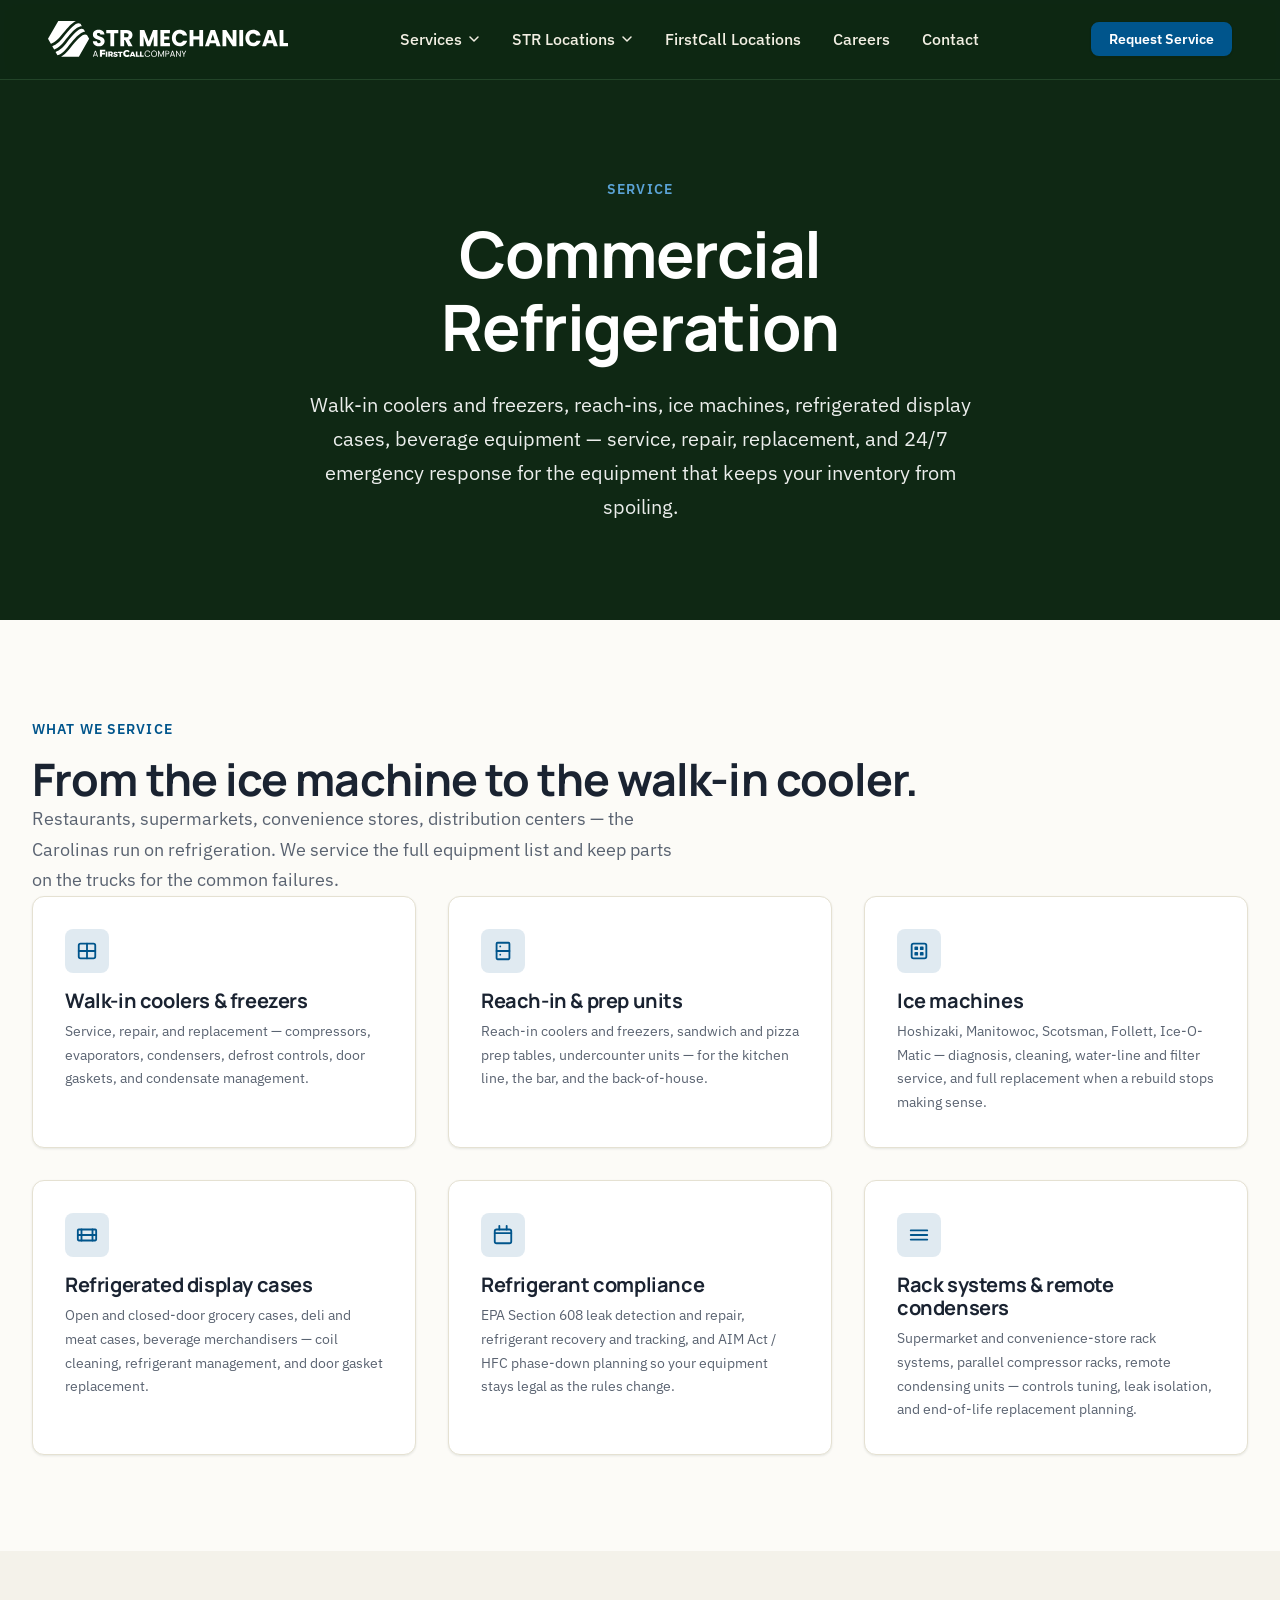
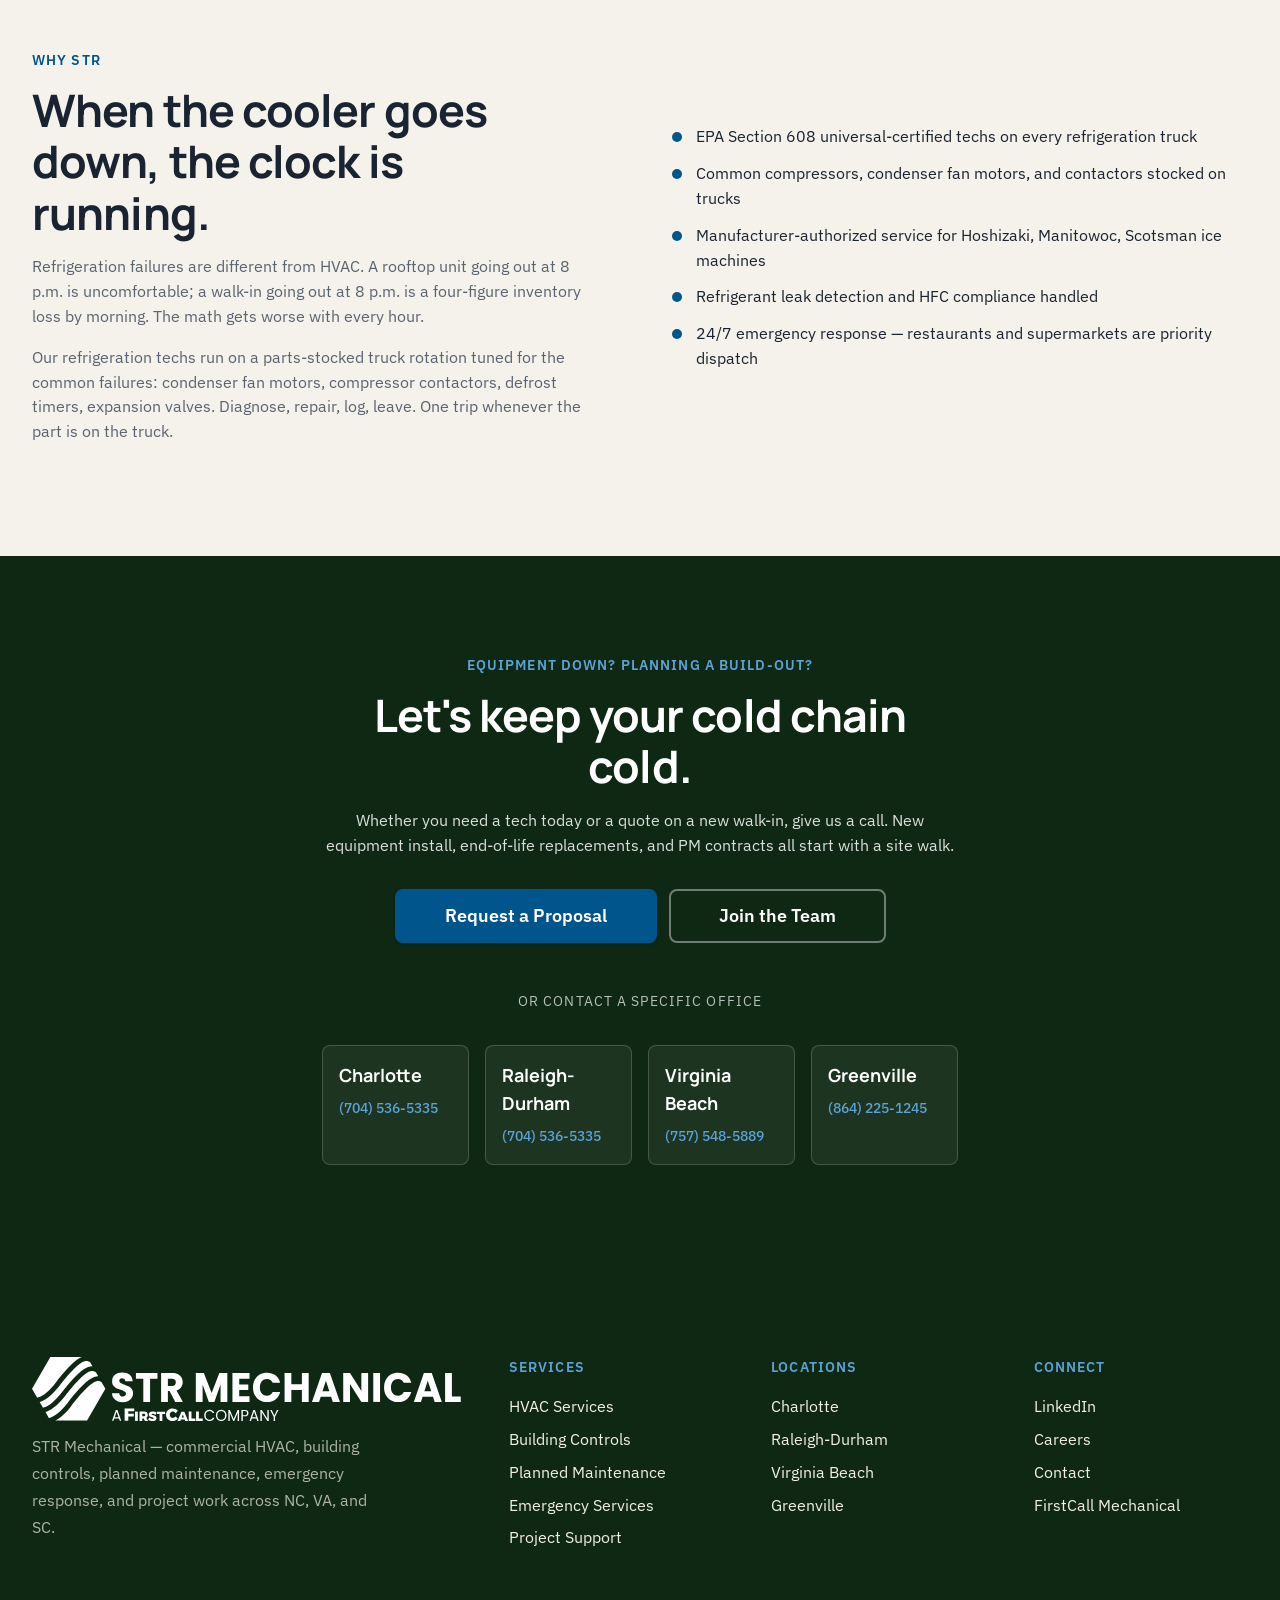
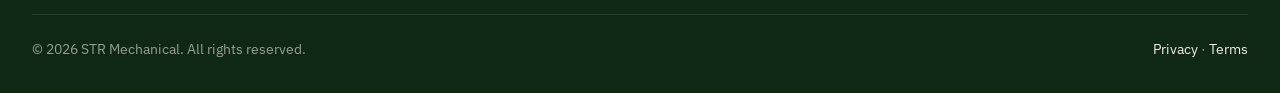
<file: services/commercial-refrigeration.html>
<!DOCTYPE html>
<!--
  ============================================================
  STR Service Page Template
  ============================================================

  Used to hydrate each per-service page under services/<slug>.html
  from services/<slug>/config.json. Mirrors the FirstCall Columbus
  service-page pattern: page-hero, feature-grid, info-grid (why),
  cta-band.

  Handlebars subset (same as branch.html):
    , , 

  Build directives (see scripts/build-branches.js for handlers):
    INLINE_CSS         tokens + base + components + service
    INLINE_LOGO_WHITE  shared/img/logos/str-hero.svg
    INLINE_BRANCH_JS   shared/js/site.js
  ============================================================
-->
<html lang="en">
<head>
  <meta charset="UTF-8" />
  <meta name="viewport" content="width=device-width, initial-scale=1.0" />
  <title>Commercial Refrigeration — STR Mechanical</title>
  <meta name="description" content="Commercial refrigeration service from STR Mechanical — walk-ins, reach-ins, ice machines, display cases across NC, VA, and SC. EPA-certified techs, 24/7 emergency response." />
  <link rel="canonical" href="https://strmechanical.com/services/commercial-refrigeration" />
  <meta name="theme-color" content="#1A4120" />

  <!-- Favicons (generate .ico + PNG sizes from /favicon.svg via realfavicongenerator.net) -->
  <link rel="icon" type="image/svg+xml" href="/favicon.svg" />
  <link rel="icon" type="image/x-icon" href="/favicon.ico" />
  <link rel="apple-touch-icon" sizes="180x180" href="/apple-touch-icon.png" />
  <link rel="manifest" href="/site.webmanifest" />

  <!-- Open Graph -->
  <meta property="og:type" content="website" />
  <meta property="og:site_name" content="STR Mechanical" />
  <meta property="og:locale" content="en_US" />
  <meta property="og:title" content="Commercial Refrigeration — STR Mechanical" />
  <meta property="og:description" content="Commercial refrigeration service from STR Mechanical — walk-ins, reach-ins, ice machines, display cases across NC, VA, and SC. EPA-certified techs, 24/7 emergency response." />
  <meta property="og:url" content="https://strmechanical.com/services/commercial-refrigeration" />
  <meta property="og:image" content="https://strmechanical.com/og-image.jpg" />
  <meta property="og:image:width" content="1200" />
  <meta property="og:image:height" content="630" />
  <meta property="og:image:alt" content="STR Mechanical — Commercial Refrigeration" />

  <!-- Twitter / X card -->
  <meta name="twitter:card" content="summary_large_image" />
  <meta name="twitter:title" content="Commercial Refrigeration — STR Mechanical" />
  <meta name="twitter:description" content="Commercial refrigeration service from STR Mechanical — walk-ins, reach-ins, ice machines, display cases across NC, VA, and SC. EPA-certified techs, 24/7 emergency response." />
  <meta name="twitter:image" content="https://strmechanical.com/og-image.jpg" />

  <!-- Service JSON-LD — helps Google understand this is a service offering -->
  <script type="application/ld+json">
  {
    "@context": "https://schema.org",
    "@type": "Service",
    "name": "Commercial Refrigeration",
    "description": "Commercial refrigeration service from STR Mechanical — walk-ins, reach-ins, ice machines, display cases across NC, VA, and SC. EPA-certified techs, 24/7 emergency response.",
    "url": "https://strmechanical.com/services/commercial-refrigeration",
    "provider": {
      "@type": "Organization",
      "name": "STR Mechanical",
      "url": "https://strmechanical.com"
    },
    "areaServed": [
      { "@type": "AdministrativeArea", "name": "North Carolina" },
      { "@type": "AdministrativeArea", "name": "South Carolina" },
      { "@type": "AdministrativeArea", "name": "Virginia" }
    ]
  }
  </script>

  <link rel="preconnect" href="https://fonts.googleapis.com" />
  <link rel="preconnect" href="https://fonts.gstatic.com" crossorigin />
  <link href="https://fonts.googleapis.com/css2?family=Manrope:wght@400;500;600;700;800&family=IBM+Plex+Sans:wght@300;400;500;600;700&display=swap" rel="stylesheet" />

  <style>
    /* ===== tokens.css ===== */
/* ============================================================
   STR Design Tokens — mirrors the Columbus, OH reference palette
   (Website Redesign/columbus.html inline TOKENS block).

   Cream/light theme with dark-green header + footer brackets and
   a deep-blue accent. Dark-text-on-cream content surface.
   ============================================================ */

:root {
  /* --------------------------------------------------------
     COLOR — Brand greens (FirstCall family)
     -------------------------------------------------------- */
  --color-primary:        #1A4120;
  --color-primary-dark:   #0F2814;
  --color-primary-mid:    #2D5F36;
  --color-primary-soft:   #4A7D52;

  /* Accent — deep brand blue */
  --color-accent:         #00558C;
  --color-accent-dark:    #003D66;
  --color-accent-light:   #5BA3D6;

  /* --------------------------------------------------------
     COLOR — Surfaces (cream-led, dark-bracket)
     -------------------------------------------------------- */
  --color-bg:             #FCFBF7;  /* page background — warm cream */
  --color-bg-soft:        #F4F2EA;  /* alt section bands */
  --color-bg-section:     #EDE9DC;  /* tinted bands */
  --color-bg-dark:        #0F2814;  /* deepest — footer, deep CTAs */
  --color-bg-card:        #FFFFFF;  /* lifted cards on cream */

  --color-text:           #1A2331;  /* near-black primary text */
  --color-text-muted:     #5A6371;  /* secondary copy */
  --color-text-light:     #8A93A1;  /* tertiary, meta */
  --color-text-on-dark:   #F2EFE3;  /* warm cream on dark surfaces */
  --color-text-on-primary:#FFFFFF;

  --color-border:         #E5E1D2;
  --color-border-strong:  #C9C7B7;
  --color-border-dark:    #0F2814;

  /* --------------------------------------------------------
     INDUSTRIES-GRID TIER TOKENS
     Used by the "Industries We Serve" hex grid + legend.
     -------------------------------------------------------- */
  --fc-tier-1:        #0B2E4F;   /* Specialty Focus — darkest navy */
  --fc-tier-2:        #1E5A8A;   /* Deep Expertise — mid navy */
  --fc-tier-3:        #A8C5DC;   /* Trusted Partner — light blue */
  --fc-text-light:    #FFFFFF;
  --fc-text-dark:     #0B2E4F;

  /* --------------------------------------------------------
     COLOR — Semantic
     -------------------------------------------------------- */
  --color-success:        #5BA3D6;
  --color-warning:        #B8861A;
  --color-danger:         #C0392B;
  --color-info:           #5BA3D6;

  /* --------------------------------------------------------
     TYPOGRAPHY
     Manrope (display/headings) + IBM Plex Sans (body)
     -------------------------------------------------------- */
  --font-display: "Manrope", system-ui, -apple-system, "Segoe UI", sans-serif;
  --font-body:    "IBM Plex Sans", system-ui, -apple-system, "Segoe UI", sans-serif;
  --font-mono:    "IBM Plex Mono", ui-monospace, "SF Mono", Menlo, monospace;

  --text-xs:    0.75rem;
  --text-sm:    0.875rem;
  --text-base:  1rem;
  --text-lg:    1.125rem;
  --text-xl:    1.25rem;
  --text-2xl:   1.5rem;
  --text-3xl:   1.875rem;
  --text-4xl:   2.25rem;
  --text-5xl:   3rem;
  --text-6xl:   3.75rem;
  --text-7xl:   4.5rem;

  --weight-regular:  400;
  --weight-medium:   500;
  --weight-semibold: 600;
  --weight-bold:     700;
  --weight-extrabold:800;

  --leading-tight:   1.15;
  --leading-snug:    1.3;
  --leading-normal:  1.55;
  --leading-relaxed: 1.7;

  --tracking-tight:  -0.02em;
  --tracking-normal: 0;
  --tracking-wide:   0.02em;
  --tracking-caps:   0.08em;

  /* --------------------------------------------------------
     SPACING — 4px base
     -------------------------------------------------------- */
  --space-1:   0.25rem;
  --space-2:   0.5rem;
  --space-3:   0.75rem;
  --space-4:   1rem;
  --space-5:   1.5rem;
  --space-6:   2rem;
  --space-7:   3rem;
  --space-8:   4rem;
  --space-9:   6rem;
  --space-10:  8rem;
  --space-11: 10rem;

  /* --------------------------------------------------------
     LAYOUT
     -------------------------------------------------------- */
  --container-sm:  640px;
  --container-md:  768px;
  --container-lg: 1024px;
  --container-xl: 1280px;
  --container-2xl: 1600px;
  --container-content: 1440px;

  --header-height: 80px;
  --header-height-mobile: 64px;
  --pad-x: clamp(1.25rem, 4vw, 3rem);

  /* --------------------------------------------------------
     RADII
     -------------------------------------------------------- */
  --radius-none: 0;
  --radius-sm:   4px;
  --radius-md:   8px;
  --radius-lg:   12px;
  --radius-xl:   16px;
  --radius-2xl:  24px;
  --radius-pill: 999px;

  /* --------------------------------------------------------
     SHADOWS
     -------------------------------------------------------- */
  --shadow-xs: 0 1px 2px rgba(15, 42, 31, 0.04);
  --shadow-sm: 0 1px 3px rgba(15, 42, 31, 0.06), 0 1px 2px rgba(15, 42, 31, 0.04);
  --shadow-md: 0 4px 12px rgba(15, 42, 31, 0.08), 0 2px 4px rgba(15, 42, 31, 0.04);
  --shadow-lg: 0 12px 32px rgba(15, 42, 31, 0.10), 0 4px 8px rgba(15, 42, 31, 0.04);
  --shadow-xl: 0 24px 48px rgba(15, 42, 31, 0.14), 0 8px 16px rgba(15, 42, 31, 0.06);

  /* --------------------------------------------------------
     MOTION
     -------------------------------------------------------- */
  --ease-out:     cubic-bezier(0.16, 1, 0.3, 1);
  --ease-in-out:  cubic-bezier(0.4, 0, 0.2, 1);
  --duration-fast:   150ms;
  --duration-base:   200ms;
  --duration-slow:   320ms;

  /* --------------------------------------------------------
     Z-INDEX
     -------------------------------------------------------- */
  --z-base:     1;
  --z-dropdown: 100;
  --z-sticky:   200;
  --z-header:   300;
  --z-overlay:  400;
  --z-modal:    500;
  --z-toast:    600;
}

/* Focus ring — applied via :focus-visible across the system. */
:root {
  --focus-ring: 0 0 0 3px rgba(0, 85, 140, 0.35);
}


/* ===== base.css ===== */
/* ============================================================
   FirstCall Base — resets, typography defaults, utilities
   Depends on tokens.css being loaded first.
   ============================================================ */

/* ---------- Modern reset ---------- */
*, *::before, *::after { box-sizing: border-box; }

* { margin: 0; }

html {
  -webkit-text-size-adjust: 100%;
  text-size-adjust: 100%;
  scroll-behavior: smooth;
}

body {
  min-height: 100vh;
  font-family: var(--font-body);
  font-size: var(--text-base);
  line-height: var(--leading-normal);
  color: var(--color-text);
  background: var(--color-bg);
  -webkit-font-smoothing: antialiased;
  -moz-osx-font-smoothing: grayscale;
  text-rendering: optimizeLegibility;
}

img, svg, video, canvas, picture {
  display: block;
  max-width: 100%;
  height: auto;
}

button, input, select, textarea {
  font: inherit;
  color: inherit;
}

button {
  background: none;
  border: none;
  cursor: pointer;
}

a {
  color: var(--color-primary-mid);
  text-decoration: none;
  transition: color var(--duration-base) var(--ease-out);
}

a:hover {
  color: var(--color-primary);
}

a:focus-visible,
button:focus-visible,
input:focus-visible,
select:focus-visible,
textarea:focus-visible,
[tabindex]:focus-visible {
  outline: none;
  box-shadow: var(--focus-ring);
  border-radius: var(--radius-sm);
}

ul, ol { padding-left: 1.25em; }
ul[role="list"], ol[role="list"] { list-style: none; padding: 0; }

/* ---------- Typography ---------- */

h1, h2, h3, h4, h5, h6 {
  font-family: var(--font-display);
  font-weight: var(--weight-bold);
  line-height: var(--leading-tight);
  letter-spacing: var(--tracking-tight);
  color: var(--color-text);
}

h1, .h1 {
  font-size: clamp(2.25rem, 4.5vw, var(--text-6xl));
  font-weight: var(--weight-bold);
}

h2, .h2 {
  font-size: clamp(1.875rem, 3.5vw, var(--text-5xl));
}

h3, .h3 {
  font-size: clamp(1.5rem, 2.5vw, var(--text-4xl));
}

h4, .h4 {
  font-size: var(--text-2xl);
  letter-spacing: var(--tracking-normal);
}

h5, .h5 {
  font-size: var(--text-xl);
  font-weight: var(--weight-semibold);
  letter-spacing: var(--tracking-normal);
}

h6, .h6 {
  font-size: var(--text-base);
  font-weight: var(--weight-semibold);
  text-transform: uppercase;
  letter-spacing: var(--tracking-caps);
  color: var(--color-text-muted);
}

p {
  line-height: var(--leading-normal);
  color: var(--color-text);
}

.lead {
  font-size: var(--text-lg);
  line-height: var(--leading-relaxed);
  color: var(--color-text-muted);
  max-width: 60ch;
}

.eyebrow {
  display: inline-block;
  font-family: var(--font-body);
  font-size: var(--text-sm);
  font-weight: var(--weight-semibold);
  text-transform: uppercase;
  letter-spacing: var(--tracking-caps);
  color: var(--color-accent);
  margin-bottom: var(--space-3);
}

small, .text-small { font-size: var(--text-sm); }
.text-xs { font-size: var(--text-xs); }
.text-muted { color: var(--color-text-muted); }
.text-light { color: var(--color-text-light); }

/* ---------- Layout utilities ---------- */

.container {
  width: 100%;
  max-width: var(--container-content);
  margin-inline: auto;
  padding-inline: var(--space-5);
}

.container-narrow {
  max-width: 800px;
  margin-inline: auto;
  padding-inline: var(--space-5);
}

.container-wide {
  width: 100%;
  max-width: var(--container-2xl);
  margin-inline: auto;
  padding-inline: var(--space-5);
}

@media (min-width: 768px) {
  .container, .container-narrow, .container-wide {
    padding-inline: var(--space-6);
  }
}

/* Section spacing */
.section {
  padding-block: var(--space-9);
}

.section-tight {
  padding-block: var(--space-7);
}

.section-loose {
  padding-block: var(--space-10);
}

@media (max-width: 767px) {
  .section { padding-block: var(--space-7); }
  .section-loose { padding-block: var(--space-8); }
}

.section--soft { background: var(--color-bg-soft); }
.section--tinted { background: var(--color-bg-section); }
.section--primary { background: var(--color-primary); color: var(--color-text-on-primary); }
.section--dark { background: var(--color-bg-dark); color: var(--color-text-on-dark); }

.section--primary h1, .section--primary h2, .section--primary h3,
.section--primary h4, .section--primary h5, .section--primary h6,
.section--dark h1, .section--dark h2, .section--dark h3,
.section--dark h4, .section--dark h5, .section--dark h6 {
  color: inherit;
}

.section--primary .eyebrow,
.section--dark .eyebrow {
  color: var(--color-accent-light);
}

/* Flex / grid helpers */
.stack > * + * { margin-top: var(--space-4); }
.stack-sm > * + * { margin-top: var(--space-2); }
.stack-lg > * + * { margin-top: var(--space-6); }
.stack-xl > * + * { margin-top: var(--space-7); }

.row {
  display: flex;
  flex-wrap: wrap;
  gap: var(--space-5);
}

.row--between { justify-content: space-between; }
.row--center  { align-items: center; }

.grid {
  display: grid;
  gap: var(--space-6);
}

.grid-2 { grid-template-columns: repeat(2, 1fr); }
.grid-3 { grid-template-columns: repeat(3, 1fr); }
.grid-4 { grid-template-columns: repeat(4, 1fr); }
.grid-6 { grid-template-columns: repeat(6, 1fr); }

@media (max-width: 1023px) {
  .grid-3, .grid-4 { grid-template-columns: repeat(2, 1fr); }
  .grid-6 { grid-template-columns: repeat(3, 1fr); }
}
@media (max-width: 639px) {
  .grid-2, .grid-3, .grid-4, .grid-6 { grid-template-columns: 1fr; }
}

/* Text alignment */
.text-center { text-align: center; }
.text-left   { text-align: left; }
.text-right  { text-align: right; }

/* Display */
.hidden { display: none !important; }

@media (max-width: 767px) {
  .hide-mobile { display: none !important; }
}
@media (min-width: 768px) {
  .show-mobile { display: none !important; }
}

/* Skip-to-content for accessibility */
.skip-link {
  position: absolute;
  top: -100px;
  left: var(--space-4);
  padding: var(--space-3) var(--space-5);
  background: var(--color-primary);
  color: var(--color-text-on-primary);
  border-radius: var(--radius-md);
  font-weight: var(--weight-semibold);
  z-index: var(--z-toast);
  transition: top var(--duration-base) var(--ease-out);
}

.skip-link:focus {
  top: var(--space-4);
}

/* Selection */
::selection {
  background: var(--color-accent);
  color: #fff;
}

/* Reduced motion */
@media (prefers-reduced-motion: reduce) {
  *, *::before, *::after {
    animation-duration: 0.01ms !important;
    animation-iteration-count: 1 !important;
    transition-duration: 0.01ms !important;
    scroll-behavior: auto !important;
  }
}


/* ===== components.css ===== */
/* ============================================================
   FirstCall Components — buttons, cards, forms, nav, footer,
   badges, callouts, photo strip, capabilities grid.
   Depends on tokens.css and base.css.
   ============================================================ */

/* ============================================================
   BUTTONS
   ============================================================ */

.btn {
  display: inline-flex;
  align-items: center;
  justify-content: center;
  gap: var(--space-2);
  padding: var(--space-3) var(--space-6);
  font-family: var(--font-body);
  font-size: var(--text-base);
  font-weight: var(--weight-semibold);
  letter-spacing: var(--tracking-normal);
  line-height: 1;
  border: 2px solid transparent;
  border-radius: var(--radius-md);
  cursor: pointer;
  text-decoration: none;
  transition:
    background-color var(--duration-base) var(--ease-out),
    border-color var(--duration-base) var(--ease-out),
    color var(--duration-base) var(--ease-out),
    transform var(--duration-fast) var(--ease-out),
    box-shadow var(--duration-base) var(--ease-out);
  white-space: nowrap;
}

.btn:active { transform: translateY(1px); }

.btn--primary {
  background: var(--color-accent);
  color: #fff;
  border-color: var(--color-accent);
  box-shadow: var(--shadow-sm);
}
.btn--primary:hover {
  background: var(--color-accent-dark);
  border-color: var(--color-accent-dark);
  color: #fff;
  box-shadow: var(--shadow-md);
}

.btn--secondary {
  background: var(--color-primary);
  color: #fff;
  border-color: var(--color-primary);
}
.btn--secondary:hover {
  background: var(--color-primary-dark);
  border-color: var(--color-primary-dark);
  color: #fff;
}

.btn--outline {
  background: transparent;
  color: var(--color-primary);
  border-color: var(--color-primary);
}
.btn--outline:hover {
  background: var(--color-primary);
  color: #fff;
}

.btn--ghost {
  background: transparent;
  color: var(--color-primary);
  border-color: transparent;
}
.btn--ghost:hover {
  background: var(--color-bg-section);
  color: var(--color-primary-dark);
}

.btn--on-dark {
  background: #fff;
  color: var(--color-primary);
  border-color: #fff;
}
.btn--on-dark:hover {
  background: var(--color-bg-section);
  color: var(--color-primary-dark);
}

.btn--outline-on-dark {
  background: transparent;
  color: #fff;
  border-color: rgba(255,255,255,0.4);
}
.btn--outline-on-dark:hover {
  background: rgba(255,255,255,0.1);
  border-color: #fff;
  color: #fff;
}

/* Size variants */
.btn--sm { padding: var(--space-2) var(--space-4); font-size: var(--text-sm); }
.btn--lg { padding: var(--space-4) var(--space-7); font-size: var(--text-lg); }
.btn--full { width: 100%; }

/* Inline-link arrow button (used a lot on ServiceLogic-style sites) */
.link-arrow {
  display: inline-flex;
  align-items: center;
  gap: var(--space-2);
  font-weight: var(--weight-semibold);
  color: var(--color-primary);
  text-decoration: none;
  transition: gap var(--duration-base) var(--ease-out), color var(--duration-base) var(--ease-out);
}

.link-arrow::after {
  content: "→";
  transition: transform var(--duration-base) var(--ease-out);
  font-weight: var(--weight-regular);
}

.link-arrow:hover {
  color: var(--color-accent);
  gap: var(--space-3);
}

.link-arrow:hover::after { transform: translateX(2px); }

.link-arrow--on-dark { color: var(--color-accent-light); }
.link-arrow--on-dark:hover { color: #fff; }

/* ============================================================
   CARDS
   ============================================================ */

.card {
  background: var(--color-bg);
  border: 1px solid var(--color-border);
  border-radius: var(--radius-lg);
  padding: var(--space-6);
  transition:
    border-color var(--duration-base) var(--ease-out),
    box-shadow var(--duration-base) var(--ease-out),
    transform var(--duration-base) var(--ease-out);
}

.card--hover:hover {
  border-color: var(--color-border-strong);
  box-shadow: var(--shadow-lg);
  transform: translateY(-2px);
}

.card--feature {
  display: flex;
  flex-direction: column;
  gap: var(--space-4);
}

.card--feature .card__icon {
  width: 56px;
  height: 56px;
  display: inline-flex;
  align-items: center;
  justify-content: center;
  background: var(--color-bg-section);
  color: var(--color-primary);
  border-radius: var(--radius-md);
}

.card--feature .card__icon svg { width: 28px; height: 28px; }

.card__title {
  font-family: var(--font-display);
  font-size: var(--text-xl);
  font-weight: var(--weight-bold);
  letter-spacing: var(--tracking-tight);
  color: var(--color-text);
}

.card__body {
  color: var(--color-text-muted);
  line-height: var(--leading-relaxed);
}

/* Branch quick-card (used on parent homepage) */
.branch-card {
  background: var(--color-bg);
  border: 1px solid var(--color-border);
  border-radius: var(--radius-lg);
  padding: var(--space-6);
  display: flex;
  flex-direction: column;
  gap: var(--space-3);
  transition:
    border-color var(--duration-base) var(--ease-out),
    box-shadow var(--duration-base) var(--ease-out),
    transform var(--duration-base) var(--ease-out);
}

.branch-card:hover {
  border-color: var(--color-primary-mid);
  box-shadow: var(--shadow-lg);
  transform: translateY(-2px);
}

.branch-card__location {
  font-family: var(--font-body);
  font-size: var(--text-sm);
  font-weight: var(--weight-semibold);
  text-transform: uppercase;
  letter-spacing: var(--tracking-caps);
  color: var(--color-accent);
}

.branch-card__name {
  font-family: var(--font-display);
  font-size: var(--text-2xl);
  font-weight: var(--weight-bold);
  letter-spacing: var(--tracking-tight);
}

.branch-card__phone {
  font-size: var(--text-lg);
  font-weight: var(--weight-medium);
  color: var(--color-text);
}

.branch-card__phone a { color: inherit; }
.branch-card__phone a:hover { color: var(--color-primary); }

/* ============================================================
   FORMS
   ============================================================ */

.form-field {
  display: flex;
  flex-direction: column;
  gap: var(--space-2);
  margin-bottom: var(--space-4);
}

.form-label {
  font-family: var(--font-body);
  font-size: var(--text-sm);
  font-weight: var(--weight-semibold);
  color: var(--color-text);
}

.form-label .required {
  color: var(--color-accent);
  margin-left: 2px;
}

.form-input,
.form-textarea,
.form-select {
  width: 100%;
  padding: var(--space-3) var(--space-4);
  font-family: var(--font-body);
  font-size: var(--text-base);
  color: var(--color-text);
  background: var(--color-bg);
  border: 1.5px solid var(--color-border);
  border-radius: var(--radius-md);
  transition: border-color var(--duration-base) var(--ease-out), background var(--duration-base) var(--ease-out);
}

.form-input:hover,
.form-textarea:hover,
.form-select:hover {
  border-color: var(--color-border-strong);
}

.form-input:focus,
.form-textarea:focus,
.form-select:focus {
  outline: none;
  border-color: var(--color-primary-mid);
  box-shadow: 0 0 0 3px rgba(0, 85, 140, 0.15);
}

.form-textarea {
  min-height: 140px;
  resize: vertical;
  line-height: var(--leading-normal);
}

.form-select {
  appearance: none;
  background-image: url("data:image/svg+xml;utf8,<svg xmlns='http://www.w3.org/2000/svg' viewBox='0 0 20 20' fill='%231A2421'><path d='M5 8l5 5 5-5z'/></svg>");
  background-repeat: no-repeat;
  background-position: right var(--space-4) center;
  background-size: 16px;
  padding-right: var(--space-7);
}

.form-help {
  font-size: var(--text-xs);
  color: var(--color-text-light);
}

.form-error {
  font-size: var(--text-xs);
  color: var(--color-danger);
  font-weight: var(--weight-medium);
}

.form-input--error,
.form-textarea--error,
.form-select--error {
  border-color: var(--color-danger);
}

/* Checkbox / radio */
.form-checkbox,
.form-radio {
  display: flex;
  gap: var(--space-3);
  align-items: flex-start;
  cursor: pointer;
  font-size: var(--text-sm);
}

.form-checkbox input,
.form-radio input {
  margin-top: 2px;
  accent-color: var(--color-primary);
  width: 18px;
  height: 18px;
}

/* ============================================================
   HEADER / NAV  (Columbus-style: dark green bar over cream page)
   ============================================================ */

.site-header {
  position: sticky;
  top: 0;
  z-index: var(--z-header);
  background: rgba(15, 40, 20, 0.92);
  backdrop-filter: saturate(180%) blur(10px);
  -webkit-backdrop-filter: saturate(180%) blur(10px);
  border-bottom: 1px solid rgba(74, 125, 82, 0.35);
  height: var(--header-height);
  display: flex;
  align-items: center;
  transition: box-shadow var(--duration-base) var(--ease-out), background var(--duration-base) var(--ease-out);
}

.site-header.is-scrolled {
  box-shadow: 0 1px 0 rgba(0,0,0,0.4), var(--shadow-sm);
  background: rgba(15, 40, 20, 0.97);
}

.site-header__inner {
  width: 100%;
  max-width: var(--container-2xl);
  margin-inline: auto;
  padding-inline: var(--pad-x);
  display: flex;
  align-items: center;
  justify-content: space-between;
  gap: var(--space-6);
}

.site-header__logo {
  display: inline-flex;
  align-items: center;
  gap: var(--space-3);
  text-decoration: none;
}

.site-header__logo svg {
  height: 36px;
  width: auto;
  display: block;
}

.site-header__tagline {
  font-family: var(--font-body);
  font-size: var(--text-xs);
  font-weight: var(--weight-semibold);
  text-transform: uppercase;
  letter-spacing: var(--tracking-caps);
  color: var(--color-accent-light);
  padding-left: var(--space-3);
  border-left: 1px solid rgba(242, 239, 227, 0.3);
}

@media (max-width: 767px) { .site-header__tagline { display: none; } }

.site-nav {
  display: flex;
  align-items: center;
  gap: var(--space-6);
}

.site-nav__link {
  font-family: var(--font-body);
  font-size: var(--text-base);
  font-weight: var(--weight-medium);
  color: var(--color-text-on-dark);
  text-decoration: none;
  padding: var(--space-2) 0;
  position: relative;
  transition: color var(--duration-base) var(--ease-out);
}

.site-nav__link::after {
  content: "";
  position: absolute;
  left: 0;
  bottom: -4px;
  width: 0;
  height: 2px;
  background: var(--color-accent-light);
  transition: width var(--duration-base) var(--ease-out);
}

.site-nav__link:hover { color: var(--color-accent-light); }

.site-nav__link:hover::after,
.site-nav__link[aria-current="page"]::after {
  width: 100%;
}

.site-nav__link[aria-current="page"] {
  color: var(--color-accent-light);
  font-weight: var(--weight-semibold);
}

/* Nav dropdowns (Services + STR Locations) */
.site-nav__dropdown-wrap { position: relative; }
.site-nav__dropdown-toggle {
  background: none;
  border: none;
  cursor: pointer;
  display: inline-flex;
  align-items: center;
  gap: 6px;
}
.site-nav__caret {
  width: 12px;
  height: 12px;
  transition: transform var(--duration-base) var(--ease-out);
}
.site-nav__dropdown-toggle[aria-expanded="true"] .site-nav__caret { transform: rotate(180deg); }
.site-nav__dropdown {
  position: absolute;
  top: calc(100% + 6px);
  left: -8px;
  min-width: 240px;
  background: rgba(15, 40, 20, 0.97);
  backdrop-filter: saturate(180%) blur(10px);
  -webkit-backdrop-filter: saturate(180%) blur(10px);
  border: 1px solid rgba(74, 125, 82, 0.35);
  border-radius: var(--radius-md);
  padding: var(--space-2);
  box-shadow: var(--shadow-lg);
  opacity: 0;
  pointer-events: none;
  transform: translateY(-4px);
  transition: opacity var(--duration-base) var(--ease-out), transform var(--duration-base) var(--ease-out);
  z-index: 1;
}
.site-nav__dropdown.is-open {
  opacity: 1;
  pointer-events: auto;
  transform: translateY(0);
}
.site-nav__dropdown-link {
  display: block;
  padding: var(--space-3) var(--space-3);
  color: var(--color-text-on-dark);
  border-radius: var(--radius-sm);
  font-size: var(--text-base);
  font-weight: var(--weight-medium);
  text-decoration: none;
  transition: background var(--duration-base) var(--ease-out), color var(--duration-base) var(--ease-out);
}
.site-nav__dropdown-link:hover,
.site-nav__dropdown-link:focus-visible {
  background: rgba(91, 163, 214, 0.15);
  color: var(--color-accent-light);
}
.site-nav__dropdown-link[aria-current="page"] {
  color: var(--color-accent-light);
  background: rgba(91, 163, 214, 0.1);
}

.site-header__cta {
  display: flex;
  align-items: center;
  gap: var(--space-3);
}

/* Mobile menu toggle */
.menu-toggle {
  display: none;
  width: 44px;
  height: 44px;
  align-items: center;
  justify-content: center;
  border-radius: var(--radius-md);
}

.menu-toggle:hover { background: rgba(242, 239, 227, 0.1); }

.menu-toggle__bars,
.menu-toggle__bars::before,
.menu-toggle__bars::after {
  display: block;
  width: 22px;
  height: 2px;
  background: var(--color-text-on-dark);
  position: relative;
  transition: transform var(--duration-base) var(--ease-out), top var(--duration-base) var(--ease-out);
}

.menu-toggle__bars::before,
.menu-toggle__bars::after {
  content: "";
  position: absolute;
  left: 0;
}

.menu-toggle__bars::before { top: -7px; }
.menu-toggle__bars::after  { top: 7px; }

@media (max-width: 1023px) {
  .menu-toggle { display: inline-flex; }
  .site-nav {
    position: fixed;
    top: var(--header-height);
    left: 0;
    right: 0;
    background: var(--color-primary-dark);
    flex-direction: column;
    align-items: stretch;
    padding: var(--space-5);
    border-bottom: 1px solid var(--color-border);
    box-shadow: var(--shadow-lg);
    transform: translateY(-120%);
    transition: transform var(--duration-slow) var(--ease-out);
    gap: 0;
  }
  .site-nav.is-open { transform: translateY(0); }
  .site-nav__link {
    padding-block: var(--space-4);
    border-bottom: 1px solid rgba(74, 125, 82, 0.4);
    font-size: var(--text-lg);
  }
  .site-nav__link:last-child { border-bottom: none; }
  .site-nav__link::after { display: none; }
  .site-header__cta .btn { display: none; }
  .hide-mobile { display: none !important; }

  /* Mobile dropdowns: full-width toggle + collapsible inline menu */
  .site-nav__dropdown-wrap { width: 100%; }
  .site-nav__dropdown-toggle {
    width: 100%;
    justify-content: space-between;
    padding-block: var(--space-4);
    border-bottom: 1px solid rgba(74, 125, 82, 0.4);
    font-size: var(--text-lg);
    color: var(--color-text-on-dark);
  }
  .site-nav__dropdown {
    position: static;
    opacity: 1;
    pointer-events: auto;
    transform: none;
    background: transparent;
    backdrop-filter: none;
    -webkit-backdrop-filter: none;
    border: none;
    border-radius: 0;
    box-shadow: none;
    padding: 0;
    min-width: 0;
    max-height: 0;
    overflow: hidden;
    transition: max-height var(--duration-slow) var(--ease-out);
  }
  .site-nav__dropdown.is-open { max-height: 400px; }
  .site-nav__dropdown-link {
    padding-block: var(--space-3);
    padding-left: var(--space-5);
    border-bottom: 1px solid rgba(74, 125, 82, 0.25);
    font-size: var(--text-base);
  }
}

/* ============================================================
   FOOTER
   ============================================================ */

.site-footer {
  background: var(--color-bg-dark);
  color: var(--color-text-on-dark);
  padding-block: var(--space-9) var(--space-6);
}

.site-footer a { color: var(--color-text-on-dark); text-decoration: none; }
.site-footer a:hover { color: var(--color-accent-light); }

.site-footer__grid {
  display: grid;
  grid-template-columns: 2fr 1fr 1fr 1fr;
  gap: var(--space-7);
  margin-bottom: var(--space-8);
}

@media (max-width: 1023px) {
  .site-footer__grid { grid-template-columns: 1fr 1fr; }
}
@media (max-width: 639px) {
  .site-footer__grid { grid-template-columns: 1fr; }
}

.site-footer__heading {
  font-family: var(--font-body);
  font-size: var(--text-sm);
  font-weight: var(--weight-semibold);
  text-transform: uppercase;
  letter-spacing: var(--tracking-caps);
  color: var(--color-accent-light);
  margin-bottom: var(--space-4);
}

.site-footer__list { list-style: none; padding: 0; display: flex; flex-direction: column; gap: var(--space-2); }
.site-footer__list a { font-size: var(--text-base); }

.site-footer__brand p {
  color: rgba(242, 239, 227, 0.7);
  max-width: 36ch;
  margin-top: var(--space-3);
  line-height: var(--leading-relaxed);
}

.site-footer__bottom {
  padding-top: var(--space-5);
  border-top: 1px solid rgba(255,255,255,0.1);
  display: flex;
  justify-content: space-between;
  flex-wrap: wrap;
  gap: var(--space-4);
  font-size: var(--text-sm);
  color: rgba(242, 239, 227, 0.6);
}

/* ============================================================
   BADGES / TAGS / CALLOUTS
   ============================================================ */

.badge {
  display: inline-flex;
  align-items: center;
  gap: var(--space-2);
  padding: var(--space-1) var(--space-3);
  font-size: var(--text-xs);
  font-weight: var(--weight-semibold);
  text-transform: uppercase;
  letter-spacing: var(--tracking-caps);
  border-radius: var(--radius-pill);
  background: var(--color-bg-section);
  color: var(--color-primary);
}

.badge--accent { background: var(--color-accent); color: #fff; }
.badge--primary { background: var(--color-primary); color: #fff; }
.badge--outline { background: transparent; border: 1.5px solid var(--color-border-strong); color: var(--color-text-muted); }

.callout {
  background: var(--color-bg-section);
  border-left: 4px solid var(--color-accent);
  padding: var(--space-5) var(--space-6);
  border-radius: var(--radius-md);
}

/* ============================================================
   PHOTO STRIP (horizontal scrolling row used on branch sites)
   ============================================================ */

.photo-strip {
  display: grid;
  grid-auto-flow: column;
  grid-auto-columns: minmax(280px, 1fr);
  gap: var(--space-4);
  overflow-x: auto;
  padding-bottom: var(--space-3);
  scroll-snap-type: x mandatory;
  scrollbar-width: thin;
}

.photo-strip__item {
  scroll-snap-align: start;
  aspect-ratio: 4 / 3;
  border-radius: var(--radius-lg);
  overflow: hidden;
  background: var(--color-bg-section);
}

.photo-strip__item img {
  width: 100%;
  height: 100%;
  object-fit: cover;
}

@media (min-width: 1024px) {
  .photo-strip {
    grid-auto-columns: minmax(0, 1fr);
    grid-auto-flow: row;
    grid-template-columns: repeat(4, 1fr);
    overflow: visible;
  }
}

/* ============================================================
   CAPABILITIES GRID (homepage + branch)
   ============================================================ */

.capabilities {
  display: grid;
  grid-template-columns: repeat(3, 1fr);
  gap: var(--space-5);
}

@media (max-width: 1023px) { .capabilities { grid-template-columns: repeat(2, 1fr); } }
@media (max-width: 639px)  { .capabilities { grid-template-columns: 1fr; } }

.capability {
  background: var(--color-bg);
  border: 1px solid var(--color-border);
  border-radius: var(--radius-lg);
  padding: var(--space-6);
  display: flex;
  flex-direction: column;
  gap: var(--space-3);
  transition:
    border-color var(--duration-base) var(--ease-out),
    box-shadow var(--duration-base) var(--ease-out),
    transform var(--duration-base) var(--ease-out);
}

.capability:hover {
  border-color: var(--color-primary-mid);
  box-shadow: var(--shadow-lg);
  transform: translateY(-2px);
}

.capability__icon {
  width: 56px;
  height: 56px;
  display: inline-flex;
  align-items: center;
  justify-content: center;
  background: var(--color-primary);
  color: #fff;
  border-radius: var(--radius-md);
}

.capability__icon svg { width: 28px; height: 28px; }

.capability__title {
  font-family: var(--font-display);
  font-size: var(--text-xl);
  font-weight: var(--weight-bold);
  letter-spacing: var(--tracking-tight);
}

.capability__body {
  color: var(--color-text-muted);
  line-height: var(--leading-relaxed);
  font-size: var(--text-base);
}

/* ============================================================
   HERO (parent + branch share this structural pattern)
   ============================================================ */

.hero {
  position: relative;
  padding-block: var(--space-10) var(--space-9);
  overflow: hidden;
}

.hero--with-photo {
  display: grid;
  grid-template-columns: 1fr 1fr;
  gap: var(--space-8);
  align-items: center;
}

@media (max-width: 1023px) {
  .hero--with-photo { grid-template-columns: 1fr; gap: var(--space-6); }
}

.hero__eyebrow {
  display: inline-block;
  font-size: var(--text-sm);
  font-weight: var(--weight-semibold);
  text-transform: uppercase;
  letter-spacing: var(--tracking-caps);
  color: var(--color-accent);
  margin-bottom: var(--space-4);
}

.hero__title {
  font-family: var(--font-display);
  font-size: clamp(2.5rem, 5vw, var(--text-7xl));
  font-weight: var(--weight-extrabold);
  line-height: var(--leading-tight);
  letter-spacing: var(--tracking-tight);
  margin-bottom: var(--space-5);
  max-width: 16ch;
}

.hero__lede {
  font-size: var(--text-xl);
  line-height: var(--leading-relaxed);
  color: var(--color-text-muted);
  max-width: 50ch;
  margin-bottom: var(--space-6);
}

.hero__cta {
  display: flex;
  flex-wrap: wrap;
  gap: var(--space-3);
}

.hero__photo {
  aspect-ratio: 5 / 4;
  border-radius: var(--radius-xl);
  overflow: hidden;
  background: var(--color-bg-section);
  box-shadow: var(--shadow-xl);
}

.hero__photo img {
  width: 100%; height: 100%; object-fit: cover;
}

/* ============================================================
   COLOR SWATCHES (used in styleguide only, but kept here so
   the swatch component is documented within the system)
   ============================================================ */

.swatch {
  display: flex;
  flex-direction: column;
  gap: var(--space-2);
}

.swatch__chip {
  height: 96px;
  border-radius: var(--radius-md);
  border: 1px solid var(--color-border);
}

.swatch__meta {
  font-size: var(--text-xs);
  color: var(--color-text-muted);
}

.swatch__meta strong {
  display: block;
  color: var(--color-text);
  font-size: var(--text-sm);
  font-weight: var(--weight-semibold);
}


/* ===== service.css ===== */
/* ============================================================
   shared/css/service.css

   Page-specific styles for per-service pages (the template at
   shared/templates/service.html). Inlined by
   scripts/build-branches.js when building service pages.

   Extracted from the FirstCall Columbus service-page reference
   (Website Redesign/columbus/planned-maintenance.html etc.) so
   STR's service pages match that visual structure exactly.
   ============================================================ */

/* ===== PAGE HERO (text-only, dark green band) ===== */
.page-hero {
  position: relative;
  padding-bottom: var(--space-9);
  padding-top: calc(var(--header-height) + var(--space-9));
  margin-top: calc(var(--header-height) * -1);
  background: var(--color-primary-dark);
  color: #fff;
  text-align: center;
}
@media (max-width: 767px) {
  .page-hero {
    padding-bottom: var(--space-7);
    padding-top: calc(var(--header-height) + var(--space-6));
  }
}
.page-hero__inner { max-width: 760px; margin-inline: auto; }
.page-hero__eyebrow {
  display: inline-block;
  font-size: var(--text-sm);
  font-weight: var(--weight-semibold);
  text-transform: uppercase;
  letter-spacing: var(--tracking-caps);
  color: var(--color-accent-light);
  margin-bottom: var(--space-4);
}
.page-hero__title {
  font-size: clamp(2.25rem, 5vw, 4rem);
  color: #fff;
  margin-bottom: var(--space-5);
}
.page-hero__lede {
  font-size: var(--text-xl);
  line-height: var(--leading-relaxed);
  color: rgba(255, 255, 255, 0.92);
  max-width: 56ch;
  margin-inline: auto;
}

/* ===== FEATURE CARDS (3-up grid of capability tiles) ===== */
.feature-grid {
  display: grid;
  grid-template-columns: repeat(3, 1fr);
  gap: var(--space-6);
}
@media (max-width: 1023px) { .feature-grid { grid-template-columns: repeat(2, 1fr); } }
@media (max-width: 639px)  { .feature-grid { grid-template-columns: 1fr; } }
.feature {
  background: var(--color-bg-card);
  padding: var(--space-6);
  border-radius: var(--radius-lg);
  border: 1px solid var(--color-border);
  box-shadow: var(--shadow-sm);
  transition: transform var(--duration-base) var(--ease-out),
              box-shadow var(--duration-base) var(--ease-out);
}
.feature:hover {
  transform: translateY(-3px);
  box-shadow: var(--shadow-md);
}
.feature__icon {
  width: 44px;
  height: 44px;
  border-radius: var(--radius-md);
  background: rgba(0, 85, 140, 0.12);
  color: var(--color-accent);
  display: flex;
  align-items: center;
  justify-content: center;
  margin-bottom: var(--space-4);
}
.feature__icon svg { width: 22px; height: 22px; }
.feature h3 {
  font-size: var(--text-xl);
  margin-bottom: var(--space-2);
}
.feature p {
  color: var(--color-text-muted);
  line-height: var(--leading-relaxed);
  font-size: var(--text-sm);
}

/* ===== TWO-COLUMN INFO BLOCK (why-it-matters band) ===== */
.info-grid {
  display: grid;
  grid-template-columns: 1fr 1fr;
  gap: var(--space-8);
  align-items: center;
}
@media (max-width: 1023px) { .info-grid { grid-template-columns: 1fr; gap: var(--space-6); } }
.info-grid h2 {
  margin-bottom: var(--space-4);
  max-width: 18ch;
}
.info-grid p {
  color: var(--color-text-muted);
  margin-bottom: var(--space-4);
  max-width: 56ch;
}
.info-grid ul { list-style: none; padding: 0; }
.info-grid li {
  padding-left: var(--space-5);
  position: relative;
  margin-bottom: var(--space-3);
  color: var(--color-text);
}
.info-grid li::before {
  content: "";
  position: absolute;
  left: 0;
  top: 8px;
  width: 10px;
  height: 10px;
  border-radius: 50%;
  background: var(--color-accent);
}

/* ===== CTA BAND (bottom dark green prompt) ===== */
.cta-band {
  background: var(--color-bg-dark);
  color: var(--color-text-on-dark);
  padding-block: var(--space-9);
  text-align: center;
}
.cta-band__inner { max-width: 700px; margin-inline: auto; }
.cta-band h2 {
  color: #fff;
  margin-bottom: var(--space-4);
}
.cta-band p {
  color: rgba(255, 255, 255, 0.85);
  margin-bottom: var(--space-6);
}
.cta-band__row {
  display: flex;
  justify-content: center;
  gap: var(--space-3);
  flex-wrap: wrap;
}

/* ===== "AT-YOUR-LOCATION" PICKER (4 STR offices at the bottom) ===== */
.location-picker {
  display: grid;
  grid-template-columns: repeat(4, 1fr);
  gap: var(--space-4);
  margin-top: var(--space-6);
}
@media (max-width: 1023px) { .location-picker { grid-template-columns: repeat(2, 1fr); } }
@media (max-width: 639px)  { .location-picker { grid-template-columns: 1fr; } }
.location-picker__item {
  background: rgba(255, 255, 255, 0.06);
  border: 1px solid rgba(255, 255, 255, 0.18);
  border-radius: var(--radius-md);
  padding: var(--space-4);
  color: var(--color-text-on-dark);
  text-decoration: none;
  text-align: left;
  display: flex;
  flex-direction: column;
  gap: var(--space-2);
  transition: background var(--duration-base) var(--ease-out),
              border-color var(--duration-base) var(--ease-out),
              transform var(--duration-base) var(--ease-out);
}
.location-picker__item:hover {
  background: rgba(91, 163, 214, 0.12);
  border-color: var(--color-accent-light);
  transform: translateY(-2px);
}
.location-picker__city {
  font-family: var(--font-display);
  font-weight: var(--weight-bold);
  font-size: var(--text-lg);
  color: #fff;
}
.location-picker__phone {
  font-size: var(--text-sm);
  color: var(--color-accent-light);
  font-weight: var(--weight-medium);
}

  </style>
</head>

<body>
  <a href="#main" class="skip-link">Skip to content</a>

  <!-- HEADER -->
  <header class="site-header" role="banner">
    <div class="site-header__inner">
      <a class="site-header__logo" href="../index.html" aria-label="STR Mechanical, home">
        <svg id="Layer_2" data-name="Layer 2" xmlns="http://www.w3.org/2000/svg" viewBox="0 0 1774.69 265.77">
  <defs>
    <style>
      .cls-1 {
        fill: #fff;
      }
    </style>
  </defs>
  <g id="Layer_1-2" data-name="Layer 1">
    <g>
      <path class="cls-1" d="M287.85,104.05c-3.91-2.26-8.55-4.31-14.07-4.31-21.66,0-57.15,33.24-115.09,107.77-25.43,31.06-46.07,47.02-62.08,55.5h131.18l75.93-131.51-15.85-27.46h-.02Z"/>
      <path class="cls-1" d="M143.16,195.12c43.25-55.65,73.03-87.43,96.5-102.98,12.39-8.21,23.52-12.2,34.06-12.2h.23l-9.54-16.52-.13-.08c-4.22-2.61-9.39-5.28-15.69-5.28-21.66,0-57.15,33.24-115.09,107.77-34.7,42.39-60.5,56.66-77.77,62.18l13.94,24.15c14.15-3.32,37.88-13.57,73.49-57.06v.02Z"/>
      <path class="cls-1" d="M109.57,123.87c-34.88,42.61-60.76,56.8-78.03,62.26l13.94,24.15c14.26-3.57,37.71-14.34,72.49-56.82,43.25-55.65,73.03-87.43,96.5-102.98,12.38-8.21,23.52-12.2,34.06-12.2.46,0,.93.04,1.39.05l-9.91-17.17c-4.16-2.54-9.21-5.06-15.34-5.06-21.66,0-57.15,33.24-115.09,107.77h-.01Z"/>
      <path class="cls-1" d="M94.05,111.49C137.3,55.84,167.08,24.06,190.54,8.51c5.58-3.7,10.91-6.5,16.04-8.51H75.93L0,131.51l21.29,36.87c14.23-3.5,37.76-14.14,72.76-56.89Z"/>
    </g>
    <g>
      <path class="cls-1" d="M353.45,182.76c-6.67-2.84-12.01-7.04-16-12.61s-6.1-12.27-6.32-20.11h29.86c.44,4.43,1.91,7.81,4.43,10.14,2.51,2.33,5.8,3.49,9.84,3.49s7.44-.99,9.85-2.98c2.4-1.99,3.61-4.74,3.61-8.27,0-2.95-.96-5.4-2.87-7.33-1.92-1.93-4.27-3.52-7.06-4.77s-6.76-2.67-11.9-4.26c-7.44-2.39-13.51-4.77-18.21-7.16-4.7-2.39-8.75-5.91-12.14-10.57s-5.09-10.74-5.09-18.24c0-11.13,3.88-19.86,11.65-26.16,7.77-6.31,17.89-9.46,30.35-9.46s22.91,3.15,30.68,9.46c7.76,6.31,11.92,15.08,12.47,26.33h-30.36c-.22-3.86-1.59-6.9-4.1-9.12-2.52-2.22-5.74-3.32-9.68-3.32-3.39,0-6.13.94-8.2,2.81-2.08,1.88-3.12,4.58-3.12,8.1,0,3.86,1.75,6.88,5.25,9.03,3.5,2.16,8.97,4.49,16.41,6.99,7.44,2.62,13.48,5.11,18.13,7.5s8.67,5.85,12.06,10.4c3.39,4.55,5.09,10.4,5.09,17.56s-1.67,13.01-5,18.58c-3.34,5.57-8.18,10-14.52,13.29-6.35,3.3-13.84,4.94-22.48,4.94s-15.97-1.42-22.64-4.26h.01Z"/>
      <path class="cls-1" d="M519.17,66.18v23.35h-30.52v96.3h-28.06v-96.3h-30.52v-23.35h89.1Z"/>
      <path class="cls-1" d="M593,185.83l-23.96-45.17h-6.73v45.17h-28.06v-119.65h47.09c9.08,0,16.82,1.65,23.22,4.94,6.4,3.3,11.18,7.81,14.36,13.55,3.17,5.74,4.76,12.13,4.76,19.18,0,7.95-2.16,15.06-6.48,21.31s-10.69,10.68-19.12,13.29l26.58,47.38h-31.67,0ZM562.32,120.04h17.39c5.14,0,9-1.3,11.57-3.92,2.57-2.61,3.86-6.31,3.86-11.08s-1.29-8.12-3.86-10.74c-2.57-2.61-6.43-3.92-11.57-3.92h-17.39s0,29.66,0,29.66Z"/>
      <path class="cls-1" d="M808.44,66.18v119.65h-28.06v-71.76l-25.76,71.76h-22.64l-25.92-71.93v71.93h-28.06v-119.65h33.14l32.32,82.84,32-82.84s32.98,0,32.98,0Z"/>
      <path class="cls-1" d="M857.66,89.53v24.2h37.57v22.5h-37.57v26.25h42.5v23.35h-70.55v-119.65h70.55v23.35h-42.5Z"/>
      <path class="cls-1" d="M921.98,94.22c4.92-9.26,11.79-16.47,20.59-21.65,8.8-5.17,18.79-7.76,29.94-7.76,13.67,0,25.38,3.75,35.11,11.25,9.73,7.5,16.24,17.73,19.53,30.68h-30.85c-2.3-5-5.55-8.8-9.76-11.42-4.21-2.61-9-3.92-14.36-3.92-8.64,0-15.64,3.13-21,9.37-5.36,6.25-8.04,14.6-8.04,25.06s2.68,18.81,8.04,25.05c5.36,6.25,12.36,9.37,21,9.37,5.36,0,10.15-1.3,14.36-3.92,4.21-2.61,7.47-6.42,9.76-11.42h30.85c-3.28,12.95-9.79,23.15-19.53,30.59-9.74,7.44-21.44,11.16-35.11,11.16-11.16,0-21.14-2.58-29.94-7.75-8.81-5.17-15.67-12.36-20.59-21.56-4.92-9.2-7.38-19.71-7.38-31.53s2.46-22.36,7.38-31.62v.02Z"/>
      <path class="cls-1" d="M1145.13,66.18v119.65h-28.06v-49.26h-43.65v49.26h-28.06v-119.65h28.06v46.87h43.65v-46.87s28.06,0,28.06,0Z"/>
      <path class="cls-1" d="M1237.99,164.7h-42.99l-6.89,21.13h-29.37l41.68-119.65h32.49l41.68,119.65h-29.7l-6.89-21.13h-.01ZM1230.78,142.2l-14.28-43.8-14.11,43.8h28.39Z"/>
      <path class="cls-1" d="M1391.25,185.83h-28.06l-46.93-73.8v73.8h-28.06v-119.65h28.06l46.93,74.14v-74.14h28.06v119.65h0Z"/>
      <path class="cls-1" d="M1440.63,66.18v119.65h-28.06v-119.65h28.06Z"/>
      <path class="cls-1" d="M1464.59,94.22c4.92-9.26,11.79-16.47,20.59-21.65,8.8-5.17,18.79-7.76,29.94-7.76,13.67,0,25.38,3.75,35.11,11.25s16.24,17.73,19.53,30.68h-30.85c-2.3-5-5.55-8.8-9.76-11.42-4.21-2.61-9-3.92-14.36-3.92-8.64,0-15.64,3.13-21,9.37-5.36,6.25-8.04,14.6-8.04,25.06s2.68,18.81,8.04,25.05c5.36,6.25,12.36,9.37,21,9.37,5.36,0,10.15-1.3,14.36-3.92,4.21-2.61,7.47-6.42,9.76-11.42h30.85c-3.28,12.95-9.79,23.15-19.53,30.59-9.74,7.44-21.44,11.16-35.11,11.16-11.16,0-21.14-2.58-29.94-7.75-8.81-5.17-15.67-12.36-20.59-21.56-4.92-9.2-7.38-19.71-7.38-31.53s2.46-22.36,7.38-31.62v.02Z"/>
      <path class="cls-1" d="M1659.68,164.7h-42.99l-6.89,21.13h-29.37l41.68-119.65h32.49l41.68,119.65h-29.7l-6.89-21.13h-.01ZM1652.46,142.2l-14.28-43.8-14.11,43.8h28.39Z"/>
      <path class="cls-1" d="M1737.94,163.33h36.75v22.5h-64.81v-119.65h28.06v97.15Z"/>
    </g>
    <g>
      <path class="cls-1" d="M398.44,224.75v10.22h22.77v11.68h-22.77v17.59h-15.18v-51.16h39.7v11.68h-24.52Z"/>
      <path class="cls-1" d="M426.43,264.54v-38.59h11.45v38.59h-11.45Z"/>
      <path class="cls-1" d="M462.39,254.08h-6.06v10.4h-11.45v-38.59h18c10.35,0,16.3,4.95,16.3,13.71,0,5.73-2.31,9.91-6.5,12.28l7.82,12.61h-12.99l-5.12-10.4h0ZM462.89,245.27c3.41,0,5.39-1.87,5.39-5.34s-1.98-5.23-5.39-5.23h-6.55v10.57h6.55Z"/>
      <path class="cls-1" d="M515.29,230.57l-4.24,8.81c-3.96-2.26-9.58-4.29-12.83-4.29-1.93,0-3.19.66-3.19,2.09,0,5.67,20.15,2.31,20.15,16.24,0,8.2-7.27,12.11-15.91,12.11-6.55,0-13.71-2.31-18.55-6.11l4.29-8.7c3.96,3.36,10.4,5.89,14.37,5.89,2.42,0,3.96-.83,3.96-2.59,0-5.84-20.15-2.15-20.15-15.74,0-7.43,6.33-12.17,15.97-12.17,5.89,0,11.95,1.76,16.13,4.46h0Z"/>
      <path class="cls-1" d="M539.39,235.54v29.45h-11.51v-29.45h-11.18v-9.14h33.91v9.14h-11.23.01Z"/>
      <path class="cls-1" d="M603.39,222.38l-8.8,10.41c-3.23-4.1-7.99-6.82-12.24-6.82-6.96,0-12.24,5.64-12.24,13.19s5.28,13.27,12.24,13.27c3.96,0,8.72-2.35,12.24-5.94l8.8,9.38c-5.57,6.01-14,9.9-21.77,9.9-15.61,0-27.12-11.29-27.12-26.46s11.73-26.02,27.63-26.02c7.77,0,16.05,3.52,21.26,9.09h0Z"/>
      <path class="cls-1" d="M616.17,258.67l-2.31,6.17h-11.78l16.46-38.59h11.78l15.91,38.59h-12.22l-2.26-6.17h-15.58ZM624.09,237.7l-4.73,12.61h9.36l-4.62-12.61h-.01Z"/>
      <path class="cls-1" d="M676.21,254.86v9.58h-27.64v-38.59h11.45v29.01h16.19Z"/>
      <path class="cls-1" d="M706.69,254.91v9.58h-27.64v-38.59h11.45v29.01h16.19Z"/>
      <path class="cls-1" d="M359.76,254.23h-19.09l-3.52,10.11h-6.03l15.82-45.2h6.59l15.76,45.2h-6.03l-3.52-10.11h.02ZM358.13,249.41l-7.91-22.96-7.91,22.96h15.82Z"/>
      <g>
        <path class="cls-1" d="M715.52,229.88c1.92-3.54,4.55-6.32,7.88-8.32s7.02-3,11.08-3c4.77,0,8.94,1.2,12.5,3.59s6.15,5.78,7.79,10.18h-6.84c-1.21-2.74-2.96-4.85-5.24-6.33-2.28-1.48-5.01-2.22-8.19-2.22s-5.8.74-8.23,2.22-4.33,3.58-5.71,6.29c-1.38,2.72-2.07,5.9-2.07,9.56s.69,6.77,2.07,9.49,3.29,4.82,5.71,6.29c2.43,1.48,5.17,2.22,8.23,2.22s5.91-.73,8.19-2.19,4.03-3.56,5.24-6.29h6.84c-1.63,4.35-4.23,7.71-7.79,10.08s-7.72,3.56-12.5,3.56c-4.06,0-7.76-.99-11.08-2.97-3.33-1.98-5.96-4.73-7.88-8.25-1.93-3.52-2.89-7.5-2.89-11.94s.96-8.43,2.89-11.97h0Z"/>
        <path class="cls-1" d="M771.97,262.1c-3.35-1.98-6-4.74-7.94-8.28-1.95-3.54-2.92-7.53-2.92-11.97s.97-8.43,2.92-11.97c1.95-3.54,4.59-6.3,7.94-8.28s7.05-2.97,11.12-2.97,7.83.99,11.18,2.97,5.99,4.73,7.91,8.25,2.89,7.52,2.89,12-.96,8.48-2.89,12c-1.93,3.52-4.56,6.27-7.91,8.25s-7.08,2.97-11.18,2.97-7.77-.99-11.12-2.97ZM791.34,257.7c2.45-1.48,4.37-3.59,5.78-6.33s2.1-5.91,2.1-9.52-.7-6.84-2.1-9.56c-1.4-2.72-3.32-4.82-5.75-6.29-2.43-1.48-5.19-2.22-8.29-2.22s-5.86.74-8.29,2.22-4.34,3.58-5.75,6.29c-1.4,2.72-2.1,5.9-2.1,9.56s.7,6.78,2.1,9.52c1.4,2.74,3.33,4.85,5.78,6.33s5.2,2.22,8.26,2.22,5.81-.74,8.26-2.22h0Z"/>
        <path class="cls-1" d="M857,219.47v45.14h-5.71v-33.66l-14.44,33.66h-4.02l-14.51-33.72v33.72h-5.71v-45.14h6.15l16.08,37.31,16.07-37.31h6.09Z"/>
        <path class="cls-1" d="M892.19,241.88c-2.49,2.5-6.29,3.75-11.4,3.75h-8.41v18.98h-5.71v-45.47h14.13c4.94,0,8.7,1.24,11.27,3.72s3.86,5.68,3.86,9.59-1.25,6.93-3.74,9.43ZM887.83,238.59c1.51-1.44,2.26-3.48,2.26-6.13,0-5.61-3.1-8.41-9.29-8.41h-8.41v16.7h8.41c3.18,0,5.53-.72,7.03-2.15h0Z"/>
        <path class="cls-1" d="M928.9,254.5h-19.09l-3.52,10.11h-6.03l15.82-45.2h6.59l15.76,45.2h-6.03l-3.52-10.11h.02ZM927.26,249.68l-7.91-22.96-7.91,22.96h15.82,0Z"/>
        <path class="cls-1" d="M979.76,264.61h-5.71l-22.98-36.2v36.2h-5.71v-45.53h5.71l22.98,36.14v-36.14h5.71v45.53Z"/>
        <path class="cls-1" d="M1020.14,219.15l-14.25,28.31v17.16h-5.71v-17.16l-14.32-28.31h6.34l10.8,23.03,10.8-23.03h6.34Z"/>
      </g>
    </g>
  </g>
</svg>
      </a>

      <nav class="site-nav" data-site-nav aria-label="Primary">
        <div class="site-nav__dropdown-wrap" data-dropdown>
          <button type="button" class="site-nav__link site-nav__dropdown-toggle"
                  aria-haspopup="true" aria-expanded="false" data-dropdown-toggle>
            Services
            <svg class="site-nav__caret" viewBox="0 0 12 12" aria-hidden="true"><path d="M2 4 L6 8 L10 4" stroke="currentColor" stroke-width="1.5" fill="none" stroke-linecap="round" stroke-linejoin="round"/></svg>
          </button>
          <div class="site-nav__dropdown" data-dropdown-menu>
            <a class="site-nav__dropdown-link" href="hvac.html">HVAC Services</a>
            <a class="site-nav__dropdown-link" href="building-controls.html">Building Controls</a>
            <a class="site-nav__dropdown-link" href="commercial-refrigeration.html">Commercial Refrigeration</a>
            <a class="site-nav__dropdown-link" href="planned-maintenance.html">Planned Maintenance</a>
            <a class="site-nav__dropdown-link" href="emergency.html">Emergency Services</a>
            <a class="site-nav__dropdown-link" href="project-support.html">Project Support</a>
          </div>
        </div>

        <div class="site-nav__dropdown-wrap" data-dropdown>
          <button type="button" class="site-nav__link site-nav__dropdown-toggle"
                  aria-haspopup="true" aria-expanded="false" data-dropdown-toggle>
            STR Locations
            <svg class="site-nav__caret" viewBox="0 0 12 12" aria-hidden="true"><path d="M2 4 L6 8 L10 4" stroke="currentColor" stroke-width="1.5" fill="none" stroke-linecap="round" stroke-linejoin="round"/></svg>
          </button>
          <div class="site-nav__dropdown" data-dropdown-menu>
            <a class="site-nav__dropdown-link" href="../charlotte.html">Charlotte</a>
            <a class="site-nav__dropdown-link" href="../raleigh-durham.html">Raleigh-Durham</a>
            <a class="site-nav__dropdown-link" href="../virginia-beach.html">Virginia Beach</a>
            <a class="site-nav__dropdown-link" href="../greenville.html">Greenville</a>
          </div>
        </div>

        <a class="site-nav__link" href="https://firstcallmechanical.com/locations.html" target="_blank" rel="noopener">FirstCall Locations</a>
        <a class="site-nav__link" href="https://firstcallmechanical.com/mechanical/careers" target="_blank" rel="noopener">Careers</a>
        <a class="site-nav__link" href="../index.html#contact">Contact</a>
      </nav>

      <div class="site-header__cta">
        <a class="btn btn--primary btn--sm hide-mobile" href="../index.html#contact">Request Service</a>
        <button class="menu-toggle" data-menu-toggle aria-label="Open menu" aria-expanded="false">
          <span class="menu-toggle__bars" aria-hidden="true"></span>
        </button>
      </div>
    </div>
  </header>

  <main id="main">

    <!-- 1. PAGE HERO -->
    <section class="page-hero">
      <div class="container">
        <div class="page-hero__inner">
          <span class="page-hero__eyebrow">Service</span>
          <h1 class="page-hero__title">Commercial Refrigeration</h1>
          <p class="page-hero__lede">Walk-in coolers and freezers, reach-ins, ice machines, refrigerated display cases, beverage equipment — service, repair, replacement, and 24/7 emergency response for the equipment that keeps your inventory from spoiling.</p>
        </div>
      </div>
    </section>

    <!-- 2. WHAT'S INCLUDED — feature grid -->
    <section class="section">
      <div class="container">
        <div class="section-head">
          <span class="eyebrow">What we service</span>
          <h2>From the ice machine to the walk-in cooler.</h2>
          <p class="lead">Restaurants, supermarkets, convenience stores, distribution centers — the Carolinas run on refrigeration. We service the full equipment list and keep parts on the trucks for the common failures.</p>
        </div>
        <div class="feature-grid">
          
          <article class="feature">
            <span class="feature__icon" aria-hidden="true"><svg viewBox="0 0 24 24" fill="none" stroke="currentColor" stroke-width="2" stroke-linecap="round" stroke-linejoin="round"><rect x="3" y="4" width="18" height="16" rx="2"/><path d="M3 12h18M12 4v16"/></svg></span>
            <h3>Walk-in coolers & freezers</h3>
            <p>Service, repair, and replacement — compressors, evaporators, condensers, defrost controls, door gaskets, and condensate management.</p>
          </article>
          
          <article class="feature">
            <span class="feature__icon" aria-hidden="true"><svg viewBox="0 0 24 24" fill="none" stroke="currentColor" stroke-width="2" stroke-linecap="round" stroke-linejoin="round"><rect x="5" y="3" width="14" height="18" rx="1"/><path d="M5 12h14M9 7v.01M9 16v.01"/></svg></span>
            <h3>Reach-in & prep units</h3>
            <p>Reach-in coolers and freezers, sandwich and pizza prep tables, undercounter units — for the kitchen line, the bar, and the back-of-house.</p>
          </article>
          
          <article class="feature">
            <span class="feature__icon" aria-hidden="true"><svg viewBox="0 0 24 24" fill="none" stroke="currentColor" stroke-width="2" stroke-linecap="round" stroke-linejoin="round"><rect x="4" y="4" width="16" height="16" rx="2"/><path d="M8 8h2v2H8zM14 8h2v2h-2zM8 14h2v2H8zM14 14h2v2h-2z"/></svg></span>
            <h3>Ice machines</h3>
            <p>Hoshizaki, Manitowoc, Scotsman, Follett, Ice-O-Matic — diagnosis, cleaning, water-line and filter service, and full replacement when a rebuild stops making sense.</p>
          </article>
          
          <article class="feature">
            <span class="feature__icon" aria-hidden="true"><svg viewBox="0 0 24 24" fill="none" stroke="currentColor" stroke-width="2" stroke-linecap="round" stroke-linejoin="round"><rect x="2" y="6" width="20" height="12" rx="1"/><path d="M6 6v12M18 6v12M2 12h20"/></svg></span>
            <h3>Refrigerated display cases</h3>
            <p>Open and closed-door grocery cases, deli and meat cases, beverage merchandisers — coil cleaning, refrigerant management, and door gasket replacement.</p>
          </article>
          
          <article class="feature">
            <span class="feature__icon" aria-hidden="true"><svg viewBox="0 0 24 24" fill="none" stroke="currentColor" stroke-width="2" stroke-linecap="round" stroke-linejoin="round"><path d="M8 2v4M16 2v4M3 10h18"/><rect x="3" y="6" width="18" height="15" rx="2"/></svg></span>
            <h3>Refrigerant compliance</h3>
            <p>EPA Section 608 leak detection and repair, refrigerant recovery and tracking, and AIM Act / HFC phase-down planning so your equipment stays legal as the rules change.</p>
          </article>
          
          <article class="feature">
            <span class="feature__icon" aria-hidden="true"><svg viewBox="0 0 24 24" fill="none" stroke="currentColor" stroke-width="2" stroke-linecap="round" stroke-linejoin="round"><path d="M3 7h18M3 12h18M3 17h18"/></svg></span>
            <h3>Rack systems & remote condensers</h3>
            <p>Supermarket and convenience-store rack systems, parallel compressor racks, remote condensing units — controls tuning, leak isolation, and end-of-life replacement planning.</p>
          </article>
          
        </div>
      </div>
    </section>

    <!-- 3. WHY IT MATTERS — two-column info block -->
    <section class="section section--soft">
      <div class="container">
        <div class="info-grid">
          <div>
            <span class="eyebrow">Why STR</span>
            <h2>When the cooler goes down, the clock is running.</h2>
            
            <p>Refrigeration failures are different from HVAC. A rooftop unit going out at 8 p.m. is uncomfortable; a walk-in going out at 8 p.m. is a four-figure inventory loss by morning. The math gets worse with every hour.</p>
            
            <p>Our refrigeration techs run on a parts-stocked truck rotation tuned for the common failures: condenser fan motors, compressor contactors, defrost timers, expansion valves. Diagnose, repair, log, leave. One trip whenever the part is on the truck.</p>
            
          </div>
          <div>
            <ul>
              
              <li>EPA Section 608 universal-certified techs on every refrigeration truck</li>
              
              <li>Common compressors, condenser fan motors, and contactors stocked on trucks</li>
              
              <li>Manufacturer-authorized service for Hoshizaki, Manitowoc, Scotsman ice machines</li>
              
              <li>Refrigerant leak detection and HFC compliance handled</li>
              
              <li>24/7 emergency response — restaurants and supermarkets are priority dispatch</li>
              
            </ul>
          </div>
        </div>
      </div>
    </section>

    <!-- 4. CTA BAND with location picker -->
    <section class="cta-band">
      <div class="container cta-band__inner">
        <span class="eyebrow" style="color: var(--color-accent-light)">Equipment down? Planning a build-out?</span>
        <h2>Let's keep your cold chain cold.</h2>
        <p>Whether you need a tech today or a quote on a new walk-in, give us a call. New equipment install, end-of-life replacements, and PM contracts all start with a site walk.</p>
        <div class="cta-band__row">
          <a class="btn btn--primary btn--lg" href="../index.html#contact">Request a Proposal</a>
          <a class="btn btn--lg" href="https://firstcallmechanical.com/mechanical/careers" target="_blank" rel="noopener" style="background:transparent;color:#fff;border-color:rgba(255,255,255,.4)">Join the Team</a>
        </div>

        <p style="margin-top: var(--space-7); color: rgba(255,255,255,.7); font-size: var(--text-sm); text-transform: uppercase; letter-spacing: var(--tracking-caps);">Or contact a specific office</p>
        <div class="location-picker">
          <a class="location-picker__item" href="../charlotte.html">
            <span class="location-picker__city">Charlotte</span>
            <span class="location-picker__phone">(704) 536-5335</span>
          </a>
          <a class="location-picker__item" href="../raleigh-durham.html">
            <span class="location-picker__city">Raleigh-Durham</span>
            <span class="location-picker__phone">(704) 536-5335</span>
          </a>
          <a class="location-picker__item" href="../virginia-beach.html">
            <span class="location-picker__city">Virginia Beach</span>
            <span class="location-picker__phone">(757) 548-5889</span>
          </a>
          <a class="location-picker__item" href="../greenville.html">
            <span class="location-picker__city">Greenville</span>
            <span class="location-picker__phone">(864) 225-1245</span>
          </a>
        </div>
      </div>
    </section>

  </main>

  <!-- FOOTER -->
  <footer class="site-footer" role="contentinfo">
    <div class="container">
      <div class="site-footer__grid">
        <div class="site-footer__brand">
          <svg id="Layer_2" data-name="Layer 2" xmlns="http://www.w3.org/2000/svg" viewBox="0 0 1774.69 265.77">
  <defs>
    <style>
      .cls-1 {
        fill: #fff;
      }
    </style>
  </defs>
  <g id="Layer_1-2" data-name="Layer 1">
    <g>
      <path class="cls-1" d="M287.85,104.05c-3.91-2.26-8.55-4.31-14.07-4.31-21.66,0-57.15,33.24-115.09,107.77-25.43,31.06-46.07,47.02-62.08,55.5h131.18l75.93-131.51-15.85-27.46h-.02Z"/>
      <path class="cls-1" d="M143.16,195.12c43.25-55.65,73.03-87.43,96.5-102.98,12.39-8.21,23.52-12.2,34.06-12.2h.23l-9.54-16.52-.13-.08c-4.22-2.61-9.39-5.28-15.69-5.28-21.66,0-57.15,33.24-115.09,107.77-34.7,42.39-60.5,56.66-77.77,62.18l13.94,24.15c14.15-3.32,37.88-13.57,73.49-57.06v.02Z"/>
      <path class="cls-1" d="M109.57,123.87c-34.88,42.61-60.76,56.8-78.03,62.26l13.94,24.15c14.26-3.57,37.71-14.34,72.49-56.82,43.25-55.65,73.03-87.43,96.5-102.98,12.38-8.21,23.52-12.2,34.06-12.2.46,0,.93.04,1.39.05l-9.91-17.17c-4.16-2.54-9.21-5.06-15.34-5.06-21.66,0-57.15,33.24-115.09,107.77h-.01Z"/>
      <path class="cls-1" d="M94.05,111.49C137.3,55.84,167.08,24.06,190.54,8.51c5.58-3.7,10.91-6.5,16.04-8.51H75.93L0,131.51l21.29,36.87c14.23-3.5,37.76-14.14,72.76-56.89Z"/>
    </g>
    <g>
      <path class="cls-1" d="M353.45,182.76c-6.67-2.84-12.01-7.04-16-12.61s-6.1-12.27-6.32-20.11h29.86c.44,4.43,1.91,7.81,4.43,10.14,2.51,2.33,5.8,3.49,9.84,3.49s7.44-.99,9.85-2.98c2.4-1.99,3.61-4.74,3.61-8.27,0-2.95-.96-5.4-2.87-7.33-1.92-1.93-4.27-3.52-7.06-4.77s-6.76-2.67-11.9-4.26c-7.44-2.39-13.51-4.77-18.21-7.16-4.7-2.39-8.75-5.91-12.14-10.57s-5.09-10.74-5.09-18.24c0-11.13,3.88-19.86,11.65-26.16,7.77-6.31,17.89-9.46,30.35-9.46s22.91,3.15,30.68,9.46c7.76,6.31,11.92,15.08,12.47,26.33h-30.36c-.22-3.86-1.59-6.9-4.1-9.12-2.52-2.22-5.74-3.32-9.68-3.32-3.39,0-6.13.94-8.2,2.81-2.08,1.88-3.12,4.58-3.12,8.1,0,3.86,1.75,6.88,5.25,9.03,3.5,2.16,8.97,4.49,16.41,6.99,7.44,2.62,13.48,5.11,18.13,7.5s8.67,5.85,12.06,10.4c3.39,4.55,5.09,10.4,5.09,17.56s-1.67,13.01-5,18.58c-3.34,5.57-8.18,10-14.52,13.29-6.35,3.3-13.84,4.94-22.48,4.94s-15.97-1.42-22.64-4.26h.01Z"/>
      <path class="cls-1" d="M519.17,66.18v23.35h-30.52v96.3h-28.06v-96.3h-30.52v-23.35h89.1Z"/>
      <path class="cls-1" d="M593,185.83l-23.96-45.17h-6.73v45.17h-28.06v-119.65h47.09c9.08,0,16.82,1.65,23.22,4.94,6.4,3.3,11.18,7.81,14.36,13.55,3.17,5.74,4.76,12.13,4.76,19.18,0,7.95-2.16,15.06-6.48,21.31s-10.69,10.68-19.12,13.29l26.58,47.38h-31.67,0ZM562.32,120.04h17.39c5.14,0,9-1.3,11.57-3.92,2.57-2.61,3.86-6.31,3.86-11.08s-1.29-8.12-3.86-10.74c-2.57-2.61-6.43-3.92-11.57-3.92h-17.39s0,29.66,0,29.66Z"/>
      <path class="cls-1" d="M808.44,66.18v119.65h-28.06v-71.76l-25.76,71.76h-22.64l-25.92-71.93v71.93h-28.06v-119.65h33.14l32.32,82.84,32-82.84s32.98,0,32.98,0Z"/>
      <path class="cls-1" d="M857.66,89.53v24.2h37.57v22.5h-37.57v26.25h42.5v23.35h-70.55v-119.65h70.55v23.35h-42.5Z"/>
      <path class="cls-1" d="M921.98,94.22c4.92-9.26,11.79-16.47,20.59-21.65,8.8-5.17,18.79-7.76,29.94-7.76,13.67,0,25.38,3.75,35.11,11.25,9.73,7.5,16.24,17.73,19.53,30.68h-30.85c-2.3-5-5.55-8.8-9.76-11.42-4.21-2.61-9-3.92-14.36-3.92-8.64,0-15.64,3.13-21,9.37-5.36,6.25-8.04,14.6-8.04,25.06s2.68,18.81,8.04,25.05c5.36,6.25,12.36,9.37,21,9.37,5.36,0,10.15-1.3,14.36-3.92,4.21-2.61,7.47-6.42,9.76-11.42h30.85c-3.28,12.95-9.79,23.15-19.53,30.59-9.74,7.44-21.44,11.16-35.11,11.16-11.16,0-21.14-2.58-29.94-7.75-8.81-5.17-15.67-12.36-20.59-21.56-4.92-9.2-7.38-19.71-7.38-31.53s2.46-22.36,7.38-31.62v.02Z"/>
      <path class="cls-1" d="M1145.13,66.18v119.65h-28.06v-49.26h-43.65v49.26h-28.06v-119.65h28.06v46.87h43.65v-46.87s28.06,0,28.06,0Z"/>
      <path class="cls-1" d="M1237.99,164.7h-42.99l-6.89,21.13h-29.37l41.68-119.65h32.49l41.68,119.65h-29.7l-6.89-21.13h-.01ZM1230.78,142.2l-14.28-43.8-14.11,43.8h28.39Z"/>
      <path class="cls-1" d="M1391.25,185.83h-28.06l-46.93-73.8v73.8h-28.06v-119.65h28.06l46.93,74.14v-74.14h28.06v119.65h0Z"/>
      <path class="cls-1" d="M1440.63,66.18v119.65h-28.06v-119.65h28.06Z"/>
      <path class="cls-1" d="M1464.59,94.22c4.92-9.26,11.79-16.47,20.59-21.65,8.8-5.17,18.79-7.76,29.94-7.76,13.67,0,25.38,3.75,35.11,11.25s16.24,17.73,19.53,30.68h-30.85c-2.3-5-5.55-8.8-9.76-11.42-4.21-2.61-9-3.92-14.36-3.92-8.64,0-15.64,3.13-21,9.37-5.36,6.25-8.04,14.6-8.04,25.06s2.68,18.81,8.04,25.05c5.36,6.25,12.36,9.37,21,9.37,5.36,0,10.15-1.3,14.36-3.92,4.21-2.61,7.47-6.42,9.76-11.42h30.85c-3.28,12.95-9.79,23.15-19.53,30.59-9.74,7.44-21.44,11.16-35.11,11.16-11.16,0-21.14-2.58-29.94-7.75-8.81-5.17-15.67-12.36-20.59-21.56-4.92-9.2-7.38-19.71-7.38-31.53s2.46-22.36,7.38-31.62v.02Z"/>
      <path class="cls-1" d="M1659.68,164.7h-42.99l-6.89,21.13h-29.37l41.68-119.65h32.49l41.68,119.65h-29.7l-6.89-21.13h-.01ZM1652.46,142.2l-14.28-43.8-14.11,43.8h28.39Z"/>
      <path class="cls-1" d="M1737.94,163.33h36.75v22.5h-64.81v-119.65h28.06v97.15Z"/>
    </g>
    <g>
      <path class="cls-1" d="M398.44,224.75v10.22h22.77v11.68h-22.77v17.59h-15.18v-51.16h39.7v11.68h-24.52Z"/>
      <path class="cls-1" d="M426.43,264.54v-38.59h11.45v38.59h-11.45Z"/>
      <path class="cls-1" d="M462.39,254.08h-6.06v10.4h-11.45v-38.59h18c10.35,0,16.3,4.95,16.3,13.71,0,5.73-2.31,9.91-6.5,12.28l7.82,12.61h-12.99l-5.12-10.4h0ZM462.89,245.27c3.41,0,5.39-1.87,5.39-5.34s-1.98-5.23-5.39-5.23h-6.55v10.57h6.55Z"/>
      <path class="cls-1" d="M515.29,230.57l-4.24,8.81c-3.96-2.26-9.58-4.29-12.83-4.29-1.93,0-3.19.66-3.19,2.09,0,5.67,20.15,2.31,20.15,16.24,0,8.2-7.27,12.11-15.91,12.11-6.55,0-13.71-2.31-18.55-6.11l4.29-8.7c3.96,3.36,10.4,5.89,14.37,5.89,2.42,0,3.96-.83,3.96-2.59,0-5.84-20.15-2.15-20.15-15.74,0-7.43,6.33-12.17,15.97-12.17,5.89,0,11.95,1.76,16.13,4.46h0Z"/>
      <path class="cls-1" d="M539.39,235.54v29.45h-11.51v-29.45h-11.18v-9.14h33.91v9.14h-11.23.01Z"/>
      <path class="cls-1" d="M603.39,222.38l-8.8,10.41c-3.23-4.1-7.99-6.82-12.24-6.82-6.96,0-12.24,5.64-12.24,13.19s5.28,13.27,12.24,13.27c3.96,0,8.72-2.35,12.24-5.94l8.8,9.38c-5.57,6.01-14,9.9-21.77,9.9-15.61,0-27.12-11.29-27.12-26.46s11.73-26.02,27.63-26.02c7.77,0,16.05,3.52,21.26,9.09h0Z"/>
      <path class="cls-1" d="M616.17,258.67l-2.31,6.17h-11.78l16.46-38.59h11.78l15.91,38.59h-12.22l-2.26-6.17h-15.58ZM624.09,237.7l-4.73,12.61h9.36l-4.62-12.61h-.01Z"/>
      <path class="cls-1" d="M676.21,254.86v9.58h-27.64v-38.59h11.45v29.01h16.19Z"/>
      <path class="cls-1" d="M706.69,254.91v9.58h-27.64v-38.59h11.45v29.01h16.19Z"/>
      <path class="cls-1" d="M359.76,254.23h-19.09l-3.52,10.11h-6.03l15.82-45.2h6.59l15.76,45.2h-6.03l-3.52-10.11h.02ZM358.13,249.41l-7.91-22.96-7.91,22.96h15.82Z"/>
      <g>
        <path class="cls-1" d="M715.52,229.88c1.92-3.54,4.55-6.32,7.88-8.32s7.02-3,11.08-3c4.77,0,8.94,1.2,12.5,3.59s6.15,5.78,7.79,10.18h-6.84c-1.21-2.74-2.96-4.85-5.24-6.33-2.28-1.48-5.01-2.22-8.19-2.22s-5.8.74-8.23,2.22-4.33,3.58-5.71,6.29c-1.38,2.72-2.07,5.9-2.07,9.56s.69,6.77,2.07,9.49,3.29,4.82,5.71,6.29c2.43,1.48,5.17,2.22,8.23,2.22s5.91-.73,8.19-2.19,4.03-3.56,5.24-6.29h6.84c-1.63,4.35-4.23,7.71-7.79,10.08s-7.72,3.56-12.5,3.56c-4.06,0-7.76-.99-11.08-2.97-3.33-1.98-5.96-4.73-7.88-8.25-1.93-3.52-2.89-7.5-2.89-11.94s.96-8.43,2.89-11.97h0Z"/>
        <path class="cls-1" d="M771.97,262.1c-3.35-1.98-6-4.74-7.94-8.28-1.95-3.54-2.92-7.53-2.92-11.97s.97-8.43,2.92-11.97c1.95-3.54,4.59-6.3,7.94-8.28s7.05-2.97,11.12-2.97,7.83.99,11.18,2.97,5.99,4.73,7.91,8.25,2.89,7.52,2.89,12-.96,8.48-2.89,12c-1.93,3.52-4.56,6.27-7.91,8.25s-7.08,2.97-11.18,2.97-7.77-.99-11.12-2.97ZM791.34,257.7c2.45-1.48,4.37-3.59,5.78-6.33s2.1-5.91,2.1-9.52-.7-6.84-2.1-9.56c-1.4-2.72-3.32-4.82-5.75-6.29-2.43-1.48-5.19-2.22-8.29-2.22s-5.86.74-8.29,2.22-4.34,3.58-5.75,6.29c-1.4,2.72-2.1,5.9-2.1,9.56s.7,6.78,2.1,9.52c1.4,2.74,3.33,4.85,5.78,6.33s5.2,2.22,8.26,2.22,5.81-.74,8.26-2.22h0Z"/>
        <path class="cls-1" d="M857,219.47v45.14h-5.71v-33.66l-14.44,33.66h-4.02l-14.51-33.72v33.72h-5.71v-45.14h6.15l16.08,37.31,16.07-37.31h6.09Z"/>
        <path class="cls-1" d="M892.19,241.88c-2.49,2.5-6.29,3.75-11.4,3.75h-8.41v18.98h-5.71v-45.47h14.13c4.94,0,8.7,1.24,11.27,3.72s3.86,5.68,3.86,9.59-1.25,6.93-3.74,9.43ZM887.83,238.59c1.51-1.44,2.26-3.48,2.26-6.13,0-5.61-3.1-8.41-9.29-8.41h-8.41v16.7h8.41c3.18,0,5.53-.72,7.03-2.15h0Z"/>
        <path class="cls-1" d="M928.9,254.5h-19.09l-3.52,10.11h-6.03l15.82-45.2h6.59l15.76,45.2h-6.03l-3.52-10.11h.02ZM927.26,249.68l-7.91-22.96-7.91,22.96h15.82,0Z"/>
        <path class="cls-1" d="M979.76,264.61h-5.71l-22.98-36.2v36.2h-5.71v-45.53h5.71l22.98,36.14v-36.14h5.71v45.53Z"/>
        <path class="cls-1" d="M1020.14,219.15l-14.25,28.31v17.16h-5.71v-17.16l-14.32-28.31h6.34l10.8,23.03,10.8-23.03h6.34Z"/>
      </g>
    </g>
  </g>
</svg>
          <p>STR Mechanical — commercial HVAC, building controls, planned maintenance, emergency response, and project work across NC, VA, and SC.</p>
        </div>
        <div>
          <div class="site-footer__heading">Services</div>
          <ul class="site-footer__list">
            <li><a href="hvac.html">HVAC Services</a></li>
            <li><a href="building-controls.html">Building Controls</a></li>
            <li><a href="planned-maintenance.html">Planned Maintenance</a></li>
            <li><a href="emergency.html">Emergency Services</a></li>
            <li><a href="project-support.html">Project Support</a></li>
          </ul>
        </div>
        <div>
          <div class="site-footer__heading">Locations</div>
          <ul class="site-footer__list">
            <li><a href="../charlotte.html">Charlotte</a></li>
            <li><a href="../raleigh-durham.html">Raleigh-Durham</a></li>
            <li><a href="../virginia-beach.html">Virginia Beach</a></li>
            <li><a href="../greenville.html">Greenville</a></li>
          </ul>
        </div>
        <div>
          <div class="site-footer__heading">Connect</div>
          <ul class="site-footer__list">
            <li><a href="https://www.linkedin.com/company/str-mechanical/" rel="noopener">LinkedIn</a></li>
            <li><a href="https://firstcallmechanical.com/mechanical/careers" target="_blank" rel="noopener">Careers</a></li>
            <li><a href="../index.html#contact">Contact</a></li>
            <li><a href="https://firstcallmechanical.com" target="_blank" rel="noopener">FirstCall Mechanical</a></li>
          </ul>
        </div>
      </div>
      <div class="site-footer__bottom">
        <span>&copy; 2026 STR Mechanical. All rights reserved.</span>
        <span><a href="#">Privacy</a> &middot; <a href="#">Terms</a></span>
      </div>
    </div>
  </footer>

  <script>
    /* ============================================================
   FirstCall site.js — shared interactions for every page.
   No framework, no dependencies. Defensive about missing nodes
   so individual pages can opt in by adding the markup.
   ============================================================ */
(function () {
  "use strict";

  /* ---------- Mobile nav toggle ---------- */
  function initMobileNav() {
    var toggle = document.querySelector("[data-menu-toggle]");
    var nav = document.querySelector("[data-site-nav]");
    if (!toggle || !nav) return;

    toggle.addEventListener("click", function () {
      var open = nav.classList.toggle("is-open");
      toggle.setAttribute("aria-expanded", open ? "true" : "false");
      document.body.style.overflow = open ? "hidden" : "";
    });

    // Close the menu when a nav link is followed.
    nav.querySelectorAll("a").forEach(function (link) {
      link.addEventListener("click", function () {
        nav.classList.remove("is-open");
        toggle.setAttribute("aria-expanded", "false");
        document.body.style.overflow = "";
      });
    });

    // Close on Escape.
    document.addEventListener("keydown", function (e) {
      if (e.key === "Escape" && nav.classList.contains("is-open")) {
        nav.classList.remove("is-open");
        toggle.setAttribute("aria-expanded", "false");
        document.body.style.overflow = "";
        toggle.focus();
      }
    });
  }

  /* ---------- Header shadow on scroll ---------- */
  function initHeaderScroll() {
    var header = document.querySelector(".site-header");
    if (!header) return;
    var ticking = false;

    function update() {
      if (window.scrollY > 8) {
        header.classList.add("is-scrolled");
      } else {
        header.classList.remove("is-scrolled");
      }
      ticking = false;
    }

    window.addEventListener("scroll", function () {
      if (!ticking) {
        window.requestAnimationFrame(update);
        ticking = true;
      }
    }, { passive: true });

    update();
  }

  /* ---------- Map preview pin popovers ---------- */
  function initMapPins() {
    var pins = document.querySelectorAll("[data-map-pin]");
    if (!pins.length) return;

    pins.forEach(function (pin) {
      pin.addEventListener("mouseenter", function () { pin.classList.add("is-active"); });
      pin.addEventListener("mouseleave", function () { pin.classList.remove("is-active"); });
      pin.addEventListener("focus",      function () { pin.classList.add("is-active"); });
      pin.addEventListener("blur",       function () { pin.classList.remove("is-active"); });
    });
  }

  /* ---------- Nav dropdowns (Services + STR Locations) ---------- */
  function initNavDropdown() {
    var dropdowns = document.querySelectorAll("[data-dropdown]");
    if (!dropdowns.length) return;

    function closeAll() {
      dropdowns.forEach(function (wrap) {
        var menu = wrap.querySelector("[data-dropdown-menu]");
        var toggle = wrap.querySelector("[data-dropdown-toggle]");
        if (menu) menu.classList.remove("is-open");
        if (toggle) toggle.setAttribute("aria-expanded", "false");
      });
    }

    dropdowns.forEach(function (wrap) {
      var toggle = wrap.querySelector("[data-dropdown-toggle]");
      var menu = wrap.querySelector("[data-dropdown-menu]");
      if (!toggle || !menu) return;
      toggle.addEventListener("click", function (e) {
        e.preventDefault();
        e.stopPropagation();
        var wasOpen = menu.classList.contains("is-open");
        closeAll();
        if (!wasOpen) {
          menu.classList.add("is-open");
          toggle.setAttribute("aria-expanded", "true");
        }
      });
    });

    document.addEventListener("click", function (e) {
      var inside = false;
      dropdowns.forEach(function (w) { if (w.contains(e.target)) inside = true; });
      if (!inside) closeAll();
    });
    document.addEventListener("keydown", function (e) {
      if (e.key === "Escape") closeAll();
    });
  }

  /* ---------- Industries honeycomb scroll-in ----------
     Hexes start with opacity:0 (set in branch.css). Reveal them in
     staggered sequence when the SVG enters the viewport. Observe the
     parent <svg>, not the inner <g> nodes — WebKit mobile does not
     fire IntersectionObserver reliably for SVG <g> children. */
  function initIndustries() {
    var svg = document.querySelector(".industries-honeycomb");
    if (!svg) return;
    var hexes = svg.querySelectorAll(".industry-hex");
    if (!hexes.length) return;

    function reveal() {
      hexes.forEach(function (h, idx) {
        setTimeout(function () { h.classList.add("is-visible"); }, idx * 70);
      });
    }

    var prefersReduced = window.matchMedia && window.matchMedia("(prefers-reduced-motion: reduce)").matches;
    if (prefersReduced || !("IntersectionObserver" in window)) {
      hexes.forEach(function (h) { h.classList.add("is-visible"); });
      return;
    }

    var obs = new IntersectionObserver(function (entries) {
      entries.forEach(function (entry) {
        if (!entry.isIntersecting) return;
        reveal();
        obs.unobserve(entry.target);
      });
    }, { threshold: 0.15 });
    obs.observe(svg);
  }

  /* ---------- Hero video (slow playback + loop at midpoint) ----------
     The Charlotte flyover pans one direction then returns; cut the
     loop at the midpoint so only the forward pan plays, then seamlessly
     restart. Slow playback rate for cinematic feel. */
  function initHeroVideo() {
    var v = document.querySelector("[data-hero-video]");
    if (!v) return;
    v.playbackRate = 0.7;

    var loopAt = null;
    v.addEventListener("loadedmetadata", function () {
      if (isFinite(v.duration) && v.duration > 0) {
        loopAt = v.duration / 2;
      }
    });
    v.addEventListener("timeupdate", function () {
      if (loopAt && v.currentTime >= loopAt) {
        v.currentTime = 0;
      }
    });

    // Browsers may block autoplay until user interaction — retry on first interaction.
    function kick() {
      v.play().catch(function () {});
      window.removeEventListener("scroll", kick);
      window.removeEventListener("touchstart", kick);
      window.removeEventListener("click", kick);
    }
    v.play().catch(function () {
      window.addEventListener("scroll", kick, { passive: true, once: true });
      window.addEventListener("touchstart", kick, { passive: true, once: true });
      window.addEventListener("click", kick, { once: true });
    });
  }

  /* ---------- Hero photo parallax (for image-based heroes) ----------
     Translates the .branch-hero__photo-wrap upward as the user scrolls
     past the hero. Combined with the Ken Burns CSS animation on the
     inner <img>, this gives a cinematic, scroll-driven motion for
     branches that don't have a flyover video. Disabled on
     prefers-reduced-motion. */
  function initHeroParallax() {
    var wrap = document.querySelector("[data-hero-parallax]");
    if (!wrap) return;

    if (window.matchMedia && window.matchMedia("(prefers-reduced-motion: reduce)").matches) return;

    var hero = wrap.closest(".branch-hero") || wrap.parentElement;
    if (!hero) return;

    var ticking = false;
    function update() {
      var rect = hero.getBoundingClientRect();
      if (rect.bottom > 0 && rect.top < window.innerHeight) {
        var offset = -rect.top * 0.35;
        wrap.style.transform = "translate3d(0, " + offset.toFixed(2) + "px, 0)";
      }
      ticking = false;
    }
    window.addEventListener("scroll", function () {
      if (!ticking) {
        window.requestAnimationFrame(update);
        ticking = true;
      }
    }, { passive: true });
    update();
  }

  /* ---------- Contact form: time-stamp + async submit ----------
     For any <form data-form-handler> on the page:
       1. Stamp the page-load time into the hidden _ts field. The worker's
          min-submit-time check rejects submissions where (now - _ts) < 3 s.
          Bots that POST directly to /api/contact never run this, so _ts
          stays empty and the worker silently drops them.
       2. Intercept submit, POST FormData to /api/contact.
       3. On success: replace the form with an inline "thanks" panel.
       4. On error: surface the message in [data-form-error] and re-enable
          the submit button. */
  function initContactForm() {
    var forms = document.querySelectorAll("form[data-form-handler]");
    if (!forms.length) return;

    forms.forEach(function (form) {
      var tsField = form.querySelector('input[name="_ts"]');
      if (tsField) tsField.value = String(Date.now());

      form.addEventListener("submit", function (e) {
        e.preventDefault();
        submitContactForm(form);
      });
    });
  }

  function submitContactForm(form) {
    var btn = form.querySelector('button[type="submit"], input[type="submit"]');
    var errBox = form.querySelector("[data-form-error]");
    var origLabel = btn ? (btn.tagName === "INPUT" ? btn.value : btn.textContent) : null;

    if (errBox) { errBox.hidden = true; errBox.textContent = ""; }
    if (btn) {
      btn.disabled = true;
      if (btn.tagName === "INPUT") btn.value = "Sending…";
      else btn.textContent = "Sending…";
    }

    fetch("/api/contact", {
      method: "POST",
      body: new FormData(form),
      headers: { "Accept": "application/json" },
    })
      .then(function (r) { return r.json().then(function (body) { return { ok: r.ok, body: body }; }); })
      .then(function (res) {
        if (res.ok && res.body && res.body.ok) {
          showContactFormSuccess(form);
        } else {
          var msg = (res.body && res.body.error) || "Submission failed. Please try again.";
          throw new Error(msg);
        }
      })
      .catch(function (err) {
        if (errBox) {
          errBox.textContent = "Sorry — we couldn't send your message. " + err.message;
          errBox.hidden = false;
        } else {
          alert("Sorry — we couldn't send your message. " + err.message);
        }
        if (btn) {
          btn.disabled = false;
          if (btn.tagName === "INPUT") btn.value = origLabel;
          else btn.textContent = origLabel;
        }
        // Reset the Turnstile widget so the user can retry.
        if (window.turnstile && typeof window.turnstile.reset === "function") {
          try { window.turnstile.reset(); } catch (_) { /* widget missing or already reset */ }
        }
      });
  }

  function showContactFormSuccess(form) {
    var panel = document.createElement("div");
    panel.setAttribute("role", "status");
    panel.setAttribute("aria-live", "polite");
    panel.style.cssText =
      "padding:40px 24px;background:#F4F2EA;border:1px solid #E5E1D2;border-radius:12px;text-align:center;color:#1a2331";
    panel.innerHTML =
      '<div style="font-family:Manrope,system-ui,sans-serif;font-size:1.5rem;font-weight:700;margin-bottom:8px">Thanks &mdash; we&rsquo;ll be in touch.</div>' +
      '<div style="color:#5a6371;font-size:1rem">Your message is on its way. We&rsquo;ll respond as soon as we can.</div>';
    form.replaceWith(panel);
    panel.scrollIntoView({ behavior: "smooth", block: "center" });
  }

  /* ---------- Boot ---------- */
  function boot() {
    initMobileNav();
    initHeaderScroll();
    initMapPins();
    initNavDropdown();
    initIndustries();
    initHeroVideo();
    initHeroParallax();
    initContactForm();
  }

  if (document.readyState === "loading") {
    document.addEventListener("DOMContentLoaded", boot);
  } else {
    boot();
  }
})();

  </script>
</body>
</html>
</file>
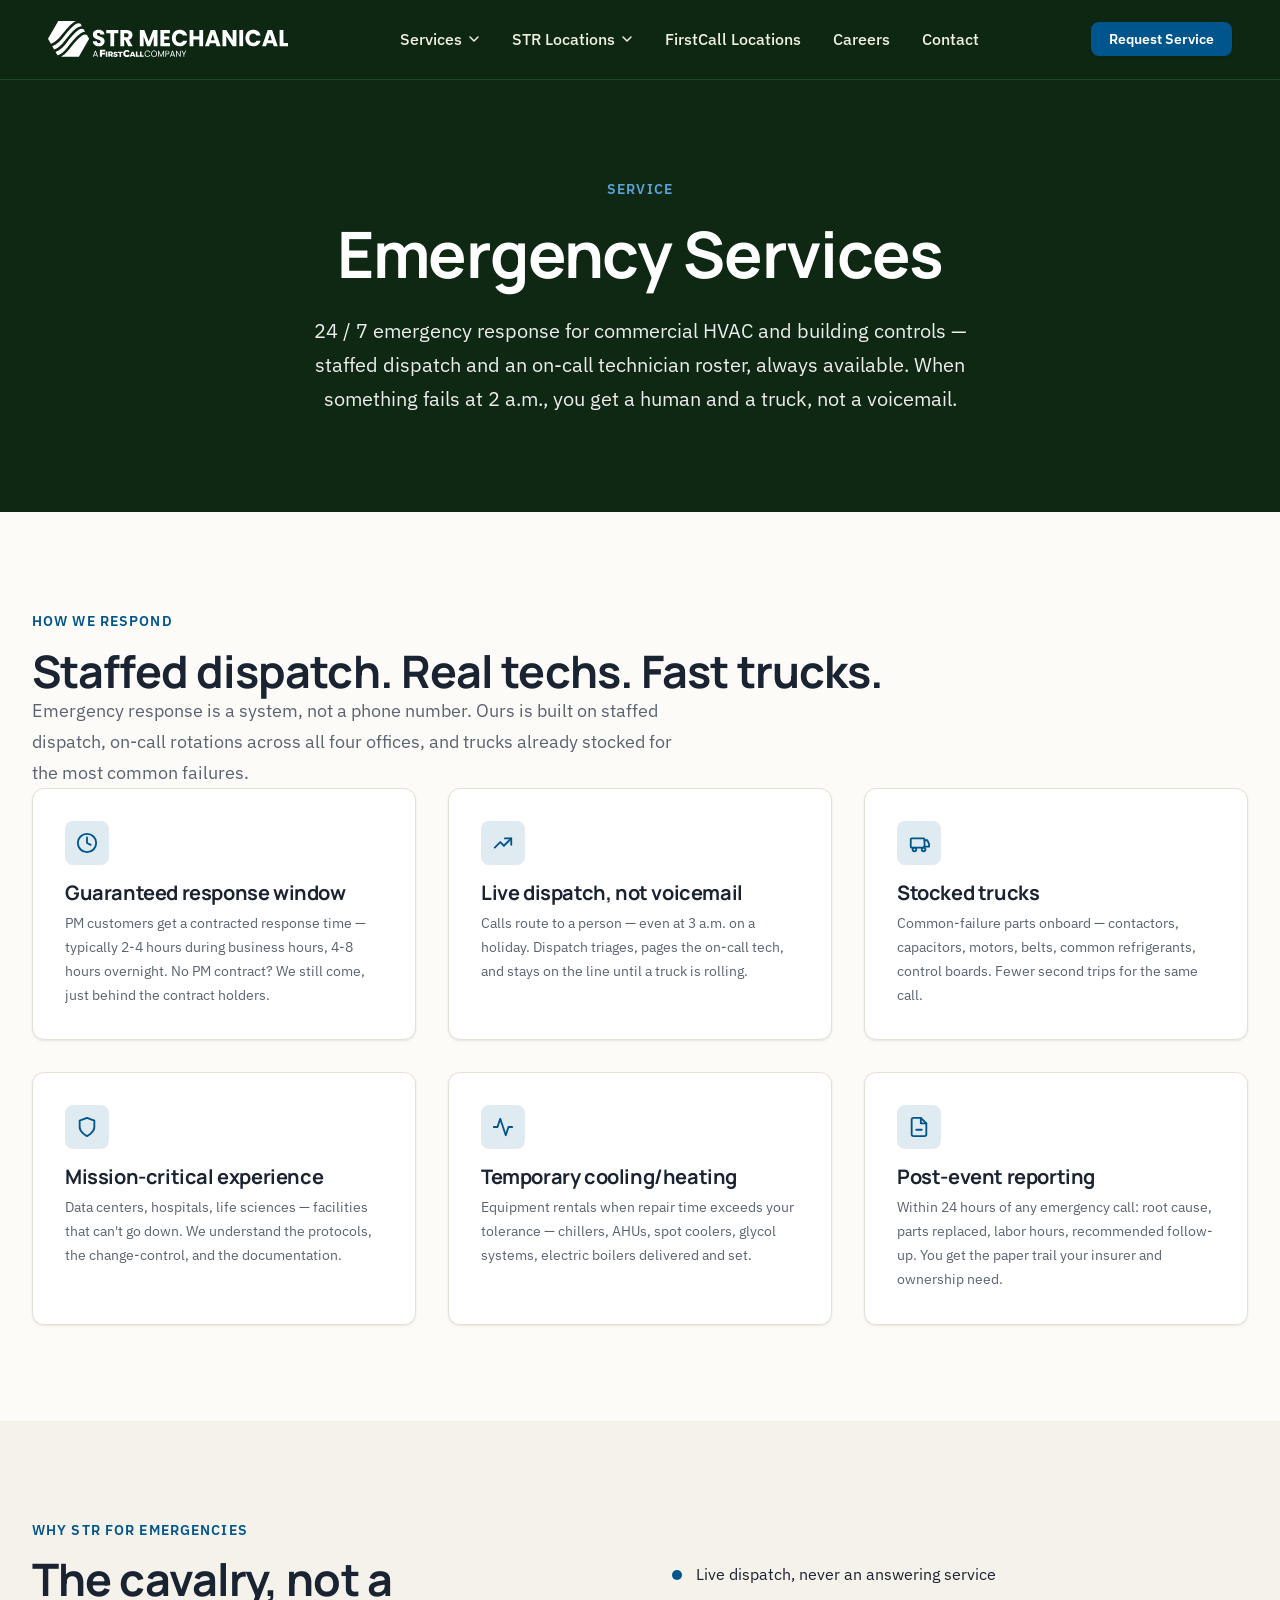
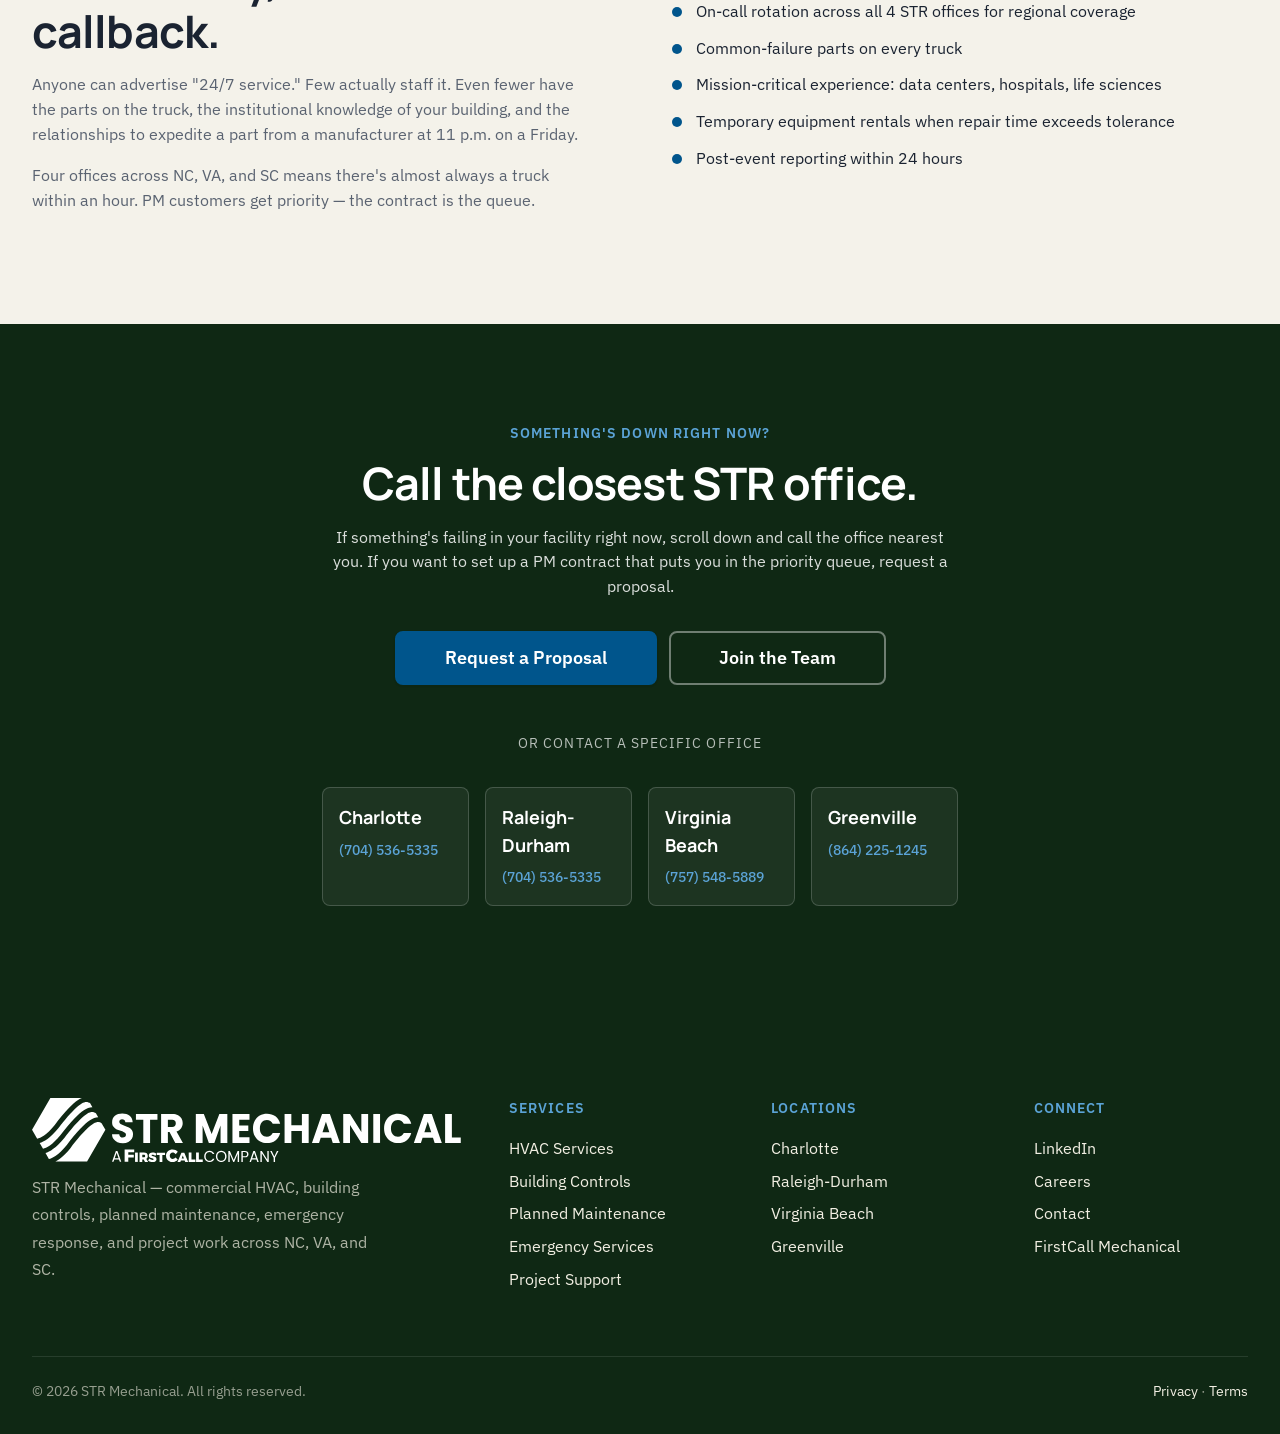
<file: services/emergency.html>
<!DOCTYPE html>
<!--
  ============================================================
  STR Service Page Template
  ============================================================

  Used to hydrate each per-service page under services/<slug>.html
  from services/<slug>/config.json. Mirrors the FirstCall Columbus
  service-page pattern: page-hero, feature-grid, info-grid (why),
  cta-band.

  Handlebars subset (same as branch.html):
    , , 

  Build directives (see scripts/build-branches.js for handlers):
    INLINE_CSS         tokens + base + components + service
    INLINE_LOGO_WHITE  shared/img/logos/str-hero.svg
    INLINE_BRANCH_JS   shared/js/site.js
  ============================================================
-->
<html lang="en">
<head>
  <meta charset="UTF-8" />
  <meta name="viewport" content="width=device-width, initial-scale=1.0" />
  <title>Emergency Services — STR Mechanical</title>
  <meta name="description" content="24/7 emergency HVAC and controls response from STR Mechanical — staffed dispatch across NC, VA, and SC." />
  <link rel="canonical" href="https://strmechanical.com/services/emergency" />
  <meta name="theme-color" content="#1A4120" />

  <!-- Favicons (generate .ico + PNG sizes from /favicon.svg via realfavicongenerator.net) -->
  <link rel="icon" type="image/svg+xml" href="/favicon.svg" />
  <link rel="icon" type="image/x-icon" href="/favicon.ico" />
  <link rel="apple-touch-icon" sizes="180x180" href="/apple-touch-icon.png" />
  <link rel="manifest" href="/site.webmanifest" />

  <!-- Open Graph -->
  <meta property="og:type" content="website" />
  <meta property="og:site_name" content="STR Mechanical" />
  <meta property="og:locale" content="en_US" />
  <meta property="og:title" content="Emergency Services — STR Mechanical" />
  <meta property="og:description" content="24/7 emergency HVAC and controls response from STR Mechanical — staffed dispatch across NC, VA, and SC." />
  <meta property="og:url" content="https://strmechanical.com/services/emergency" />
  <meta property="og:image" content="https://strmechanical.com/og-image.jpg" />
  <meta property="og:image:width" content="1200" />
  <meta property="og:image:height" content="630" />
  <meta property="og:image:alt" content="STR Mechanical — Emergency Services" />

  <!-- Twitter / X card -->
  <meta name="twitter:card" content="summary_large_image" />
  <meta name="twitter:title" content="Emergency Services — STR Mechanical" />
  <meta name="twitter:description" content="24/7 emergency HVAC and controls response from STR Mechanical — staffed dispatch across NC, VA, and SC." />
  <meta name="twitter:image" content="https://strmechanical.com/og-image.jpg" />

  <!-- Service JSON-LD — helps Google understand this is a service offering -->
  <script type="application/ld+json">
  {
    "@context": "https://schema.org",
    "@type": "Service",
    "name": "Emergency Services",
    "description": "24/7 emergency HVAC and controls response from STR Mechanical — staffed dispatch across NC, VA, and SC.",
    "url": "https://strmechanical.com/services/emergency",
    "provider": {
      "@type": "Organization",
      "name": "STR Mechanical",
      "url": "https://strmechanical.com"
    },
    "areaServed": [
      { "@type": "AdministrativeArea", "name": "North Carolina" },
      { "@type": "AdministrativeArea", "name": "South Carolina" },
      { "@type": "AdministrativeArea", "name": "Virginia" }
    ]
  }
  </script>

  <link rel="preconnect" href="https://fonts.googleapis.com" />
  <link rel="preconnect" href="https://fonts.gstatic.com" crossorigin />
  <link href="https://fonts.googleapis.com/css2?family=Manrope:wght@400;500;600;700;800&family=IBM+Plex+Sans:wght@300;400;500;600;700&display=swap" rel="stylesheet" />

  <style>
    /* ===== tokens.css ===== */
/* ============================================================
   STR Design Tokens — mirrors the Columbus, OH reference palette
   (Website Redesign/columbus.html inline TOKENS block).

   Cream/light theme with dark-green header + footer brackets and
   a deep-blue accent. Dark-text-on-cream content surface.
   ============================================================ */

:root {
  /* --------------------------------------------------------
     COLOR — Brand greens (FirstCall family)
     -------------------------------------------------------- */
  --color-primary:        #1A4120;
  --color-primary-dark:   #0F2814;
  --color-primary-mid:    #2D5F36;
  --color-primary-soft:   #4A7D52;

  /* Accent — deep brand blue */
  --color-accent:         #00558C;
  --color-accent-dark:    #003D66;
  --color-accent-light:   #5BA3D6;

  /* --------------------------------------------------------
     COLOR — Surfaces (cream-led, dark-bracket)
     -------------------------------------------------------- */
  --color-bg:             #FCFBF7;  /* page background — warm cream */
  --color-bg-soft:        #F4F2EA;  /* alt section bands */
  --color-bg-section:     #EDE9DC;  /* tinted bands */
  --color-bg-dark:        #0F2814;  /* deepest — footer, deep CTAs */
  --color-bg-card:        #FFFFFF;  /* lifted cards on cream */

  --color-text:           #1A2331;  /* near-black primary text */
  --color-text-muted:     #5A6371;  /* secondary copy */
  --color-text-light:     #8A93A1;  /* tertiary, meta */
  --color-text-on-dark:   #F2EFE3;  /* warm cream on dark surfaces */
  --color-text-on-primary:#FFFFFF;

  --color-border:         #E5E1D2;
  --color-border-strong:  #C9C7B7;
  --color-border-dark:    #0F2814;

  /* --------------------------------------------------------
     INDUSTRIES-GRID TIER TOKENS
     Used by the "Industries We Serve" hex grid + legend.
     -------------------------------------------------------- */
  --fc-tier-1:        #0B2E4F;   /* Specialty Focus — darkest navy */
  --fc-tier-2:        #1E5A8A;   /* Deep Expertise — mid navy */
  --fc-tier-3:        #A8C5DC;   /* Trusted Partner — light blue */
  --fc-text-light:    #FFFFFF;
  --fc-text-dark:     #0B2E4F;

  /* --------------------------------------------------------
     COLOR — Semantic
     -------------------------------------------------------- */
  --color-success:        #5BA3D6;
  --color-warning:        #B8861A;
  --color-danger:         #C0392B;
  --color-info:           #5BA3D6;

  /* --------------------------------------------------------
     TYPOGRAPHY
     Manrope (display/headings) + IBM Plex Sans (body)
     -------------------------------------------------------- */
  --font-display: "Manrope", system-ui, -apple-system, "Segoe UI", sans-serif;
  --font-body:    "IBM Plex Sans", system-ui, -apple-system, "Segoe UI", sans-serif;
  --font-mono:    "IBM Plex Mono", ui-monospace, "SF Mono", Menlo, monospace;

  --text-xs:    0.75rem;
  --text-sm:    0.875rem;
  --text-base:  1rem;
  --text-lg:    1.125rem;
  --text-xl:    1.25rem;
  --text-2xl:   1.5rem;
  --text-3xl:   1.875rem;
  --text-4xl:   2.25rem;
  --text-5xl:   3rem;
  --text-6xl:   3.75rem;
  --text-7xl:   4.5rem;

  --weight-regular:  400;
  --weight-medium:   500;
  --weight-semibold: 600;
  --weight-bold:     700;
  --weight-extrabold:800;

  --leading-tight:   1.15;
  --leading-snug:    1.3;
  --leading-normal:  1.55;
  --leading-relaxed: 1.7;

  --tracking-tight:  -0.02em;
  --tracking-normal: 0;
  --tracking-wide:   0.02em;
  --tracking-caps:   0.08em;

  /* --------------------------------------------------------
     SPACING — 4px base
     -------------------------------------------------------- */
  --space-1:   0.25rem;
  --space-2:   0.5rem;
  --space-3:   0.75rem;
  --space-4:   1rem;
  --space-5:   1.5rem;
  --space-6:   2rem;
  --space-7:   3rem;
  --space-8:   4rem;
  --space-9:   6rem;
  --space-10:  8rem;
  --space-11: 10rem;

  /* --------------------------------------------------------
     LAYOUT
     -------------------------------------------------------- */
  --container-sm:  640px;
  --container-md:  768px;
  --container-lg: 1024px;
  --container-xl: 1280px;
  --container-2xl: 1600px;
  --container-content: 1440px;

  --header-height: 80px;
  --header-height-mobile: 64px;
  --pad-x: clamp(1.25rem, 4vw, 3rem);

  /* --------------------------------------------------------
     RADII
     -------------------------------------------------------- */
  --radius-none: 0;
  --radius-sm:   4px;
  --radius-md:   8px;
  --radius-lg:   12px;
  --radius-xl:   16px;
  --radius-2xl:  24px;
  --radius-pill: 999px;

  /* --------------------------------------------------------
     SHADOWS
     -------------------------------------------------------- */
  --shadow-xs: 0 1px 2px rgba(15, 42, 31, 0.04);
  --shadow-sm: 0 1px 3px rgba(15, 42, 31, 0.06), 0 1px 2px rgba(15, 42, 31, 0.04);
  --shadow-md: 0 4px 12px rgba(15, 42, 31, 0.08), 0 2px 4px rgba(15, 42, 31, 0.04);
  --shadow-lg: 0 12px 32px rgba(15, 42, 31, 0.10), 0 4px 8px rgba(15, 42, 31, 0.04);
  --shadow-xl: 0 24px 48px rgba(15, 42, 31, 0.14), 0 8px 16px rgba(15, 42, 31, 0.06);

  /* --------------------------------------------------------
     MOTION
     -------------------------------------------------------- */
  --ease-out:     cubic-bezier(0.16, 1, 0.3, 1);
  --ease-in-out:  cubic-bezier(0.4, 0, 0.2, 1);
  --duration-fast:   150ms;
  --duration-base:   200ms;
  --duration-slow:   320ms;

  /* --------------------------------------------------------
     Z-INDEX
     -------------------------------------------------------- */
  --z-base:     1;
  --z-dropdown: 100;
  --z-sticky:   200;
  --z-header:   300;
  --z-overlay:  400;
  --z-modal:    500;
  --z-toast:    600;
}

/* Focus ring — applied via :focus-visible across the system. */
:root {
  --focus-ring: 0 0 0 3px rgba(0, 85, 140, 0.35);
}


/* ===== base.css ===== */
/* ============================================================
   FirstCall Base — resets, typography defaults, utilities
   Depends on tokens.css being loaded first.
   ============================================================ */

/* ---------- Modern reset ---------- */
*, *::before, *::after { box-sizing: border-box; }

* { margin: 0; }

html {
  -webkit-text-size-adjust: 100%;
  text-size-adjust: 100%;
  scroll-behavior: smooth;
}

body {
  min-height: 100vh;
  font-family: var(--font-body);
  font-size: var(--text-base);
  line-height: var(--leading-normal);
  color: var(--color-text);
  background: var(--color-bg);
  -webkit-font-smoothing: antialiased;
  -moz-osx-font-smoothing: grayscale;
  text-rendering: optimizeLegibility;
}

img, svg, video, canvas, picture {
  display: block;
  max-width: 100%;
  height: auto;
}

button, input, select, textarea {
  font: inherit;
  color: inherit;
}

button {
  background: none;
  border: none;
  cursor: pointer;
}

a {
  color: var(--color-primary-mid);
  text-decoration: none;
  transition: color var(--duration-base) var(--ease-out);
}

a:hover {
  color: var(--color-primary);
}

a:focus-visible,
button:focus-visible,
input:focus-visible,
select:focus-visible,
textarea:focus-visible,
[tabindex]:focus-visible {
  outline: none;
  box-shadow: var(--focus-ring);
  border-radius: var(--radius-sm);
}

ul, ol { padding-left: 1.25em; }
ul[role="list"], ol[role="list"] { list-style: none; padding: 0; }

/* ---------- Typography ---------- */

h1, h2, h3, h4, h5, h6 {
  font-family: var(--font-display);
  font-weight: var(--weight-bold);
  line-height: var(--leading-tight);
  letter-spacing: var(--tracking-tight);
  color: var(--color-text);
}

h1, .h1 {
  font-size: clamp(2.25rem, 4.5vw, var(--text-6xl));
  font-weight: var(--weight-bold);
}

h2, .h2 {
  font-size: clamp(1.875rem, 3.5vw, var(--text-5xl));
}

h3, .h3 {
  font-size: clamp(1.5rem, 2.5vw, var(--text-4xl));
}

h4, .h4 {
  font-size: var(--text-2xl);
  letter-spacing: var(--tracking-normal);
}

h5, .h5 {
  font-size: var(--text-xl);
  font-weight: var(--weight-semibold);
  letter-spacing: var(--tracking-normal);
}

h6, .h6 {
  font-size: var(--text-base);
  font-weight: var(--weight-semibold);
  text-transform: uppercase;
  letter-spacing: var(--tracking-caps);
  color: var(--color-text-muted);
}

p {
  line-height: var(--leading-normal);
  color: var(--color-text);
}

.lead {
  font-size: var(--text-lg);
  line-height: var(--leading-relaxed);
  color: var(--color-text-muted);
  max-width: 60ch;
}

.eyebrow {
  display: inline-block;
  font-family: var(--font-body);
  font-size: var(--text-sm);
  font-weight: var(--weight-semibold);
  text-transform: uppercase;
  letter-spacing: var(--tracking-caps);
  color: var(--color-accent);
  margin-bottom: var(--space-3);
}

small, .text-small { font-size: var(--text-sm); }
.text-xs { font-size: var(--text-xs); }
.text-muted { color: var(--color-text-muted); }
.text-light { color: var(--color-text-light); }

/* ---------- Layout utilities ---------- */

.container {
  width: 100%;
  max-width: var(--container-content);
  margin-inline: auto;
  padding-inline: var(--space-5);
}

.container-narrow {
  max-width: 800px;
  margin-inline: auto;
  padding-inline: var(--space-5);
}

.container-wide {
  width: 100%;
  max-width: var(--container-2xl);
  margin-inline: auto;
  padding-inline: var(--space-5);
}

@media (min-width: 768px) {
  .container, .container-narrow, .container-wide {
    padding-inline: var(--space-6);
  }
}

/* Section spacing */
.section {
  padding-block: var(--space-9);
}

.section-tight {
  padding-block: var(--space-7);
}

.section-loose {
  padding-block: var(--space-10);
}

@media (max-width: 767px) {
  .section { padding-block: var(--space-7); }
  .section-loose { padding-block: var(--space-8); }
}

.section--soft { background: var(--color-bg-soft); }
.section--tinted { background: var(--color-bg-section); }
.section--primary { background: var(--color-primary); color: var(--color-text-on-primary); }
.section--dark { background: var(--color-bg-dark); color: var(--color-text-on-dark); }

.section--primary h1, .section--primary h2, .section--primary h3,
.section--primary h4, .section--primary h5, .section--primary h6,
.section--dark h1, .section--dark h2, .section--dark h3,
.section--dark h4, .section--dark h5, .section--dark h6 {
  color: inherit;
}

.section--primary .eyebrow,
.section--dark .eyebrow {
  color: var(--color-accent-light);
}

/* Flex / grid helpers */
.stack > * + * { margin-top: var(--space-4); }
.stack-sm > * + * { margin-top: var(--space-2); }
.stack-lg > * + * { margin-top: var(--space-6); }
.stack-xl > * + * { margin-top: var(--space-7); }

.row {
  display: flex;
  flex-wrap: wrap;
  gap: var(--space-5);
}

.row--between { justify-content: space-between; }
.row--center  { align-items: center; }

.grid {
  display: grid;
  gap: var(--space-6);
}

.grid-2 { grid-template-columns: repeat(2, 1fr); }
.grid-3 { grid-template-columns: repeat(3, 1fr); }
.grid-4 { grid-template-columns: repeat(4, 1fr); }
.grid-6 { grid-template-columns: repeat(6, 1fr); }

@media (max-width: 1023px) {
  .grid-3, .grid-4 { grid-template-columns: repeat(2, 1fr); }
  .grid-6 { grid-template-columns: repeat(3, 1fr); }
}
@media (max-width: 639px) {
  .grid-2, .grid-3, .grid-4, .grid-6 { grid-template-columns: 1fr; }
}

/* Text alignment */
.text-center { text-align: center; }
.text-left   { text-align: left; }
.text-right  { text-align: right; }

/* Display */
.hidden { display: none !important; }

@media (max-width: 767px) {
  .hide-mobile { display: none !important; }
}
@media (min-width: 768px) {
  .show-mobile { display: none !important; }
}

/* Skip-to-content for accessibility */
.skip-link {
  position: absolute;
  top: -100px;
  left: var(--space-4);
  padding: var(--space-3) var(--space-5);
  background: var(--color-primary);
  color: var(--color-text-on-primary);
  border-radius: var(--radius-md);
  font-weight: var(--weight-semibold);
  z-index: var(--z-toast);
  transition: top var(--duration-base) var(--ease-out);
}

.skip-link:focus {
  top: var(--space-4);
}

/* Selection */
::selection {
  background: var(--color-accent);
  color: #fff;
}

/* Reduced motion */
@media (prefers-reduced-motion: reduce) {
  *, *::before, *::after {
    animation-duration: 0.01ms !important;
    animation-iteration-count: 1 !important;
    transition-duration: 0.01ms !important;
    scroll-behavior: auto !important;
  }
}


/* ===== components.css ===== */
/* ============================================================
   FirstCall Components — buttons, cards, forms, nav, footer,
   badges, callouts, photo strip, capabilities grid.
   Depends on tokens.css and base.css.
   ============================================================ */

/* ============================================================
   BUTTONS
   ============================================================ */

.btn {
  display: inline-flex;
  align-items: center;
  justify-content: center;
  gap: var(--space-2);
  padding: var(--space-3) var(--space-6);
  font-family: var(--font-body);
  font-size: var(--text-base);
  font-weight: var(--weight-semibold);
  letter-spacing: var(--tracking-normal);
  line-height: 1;
  border: 2px solid transparent;
  border-radius: var(--radius-md);
  cursor: pointer;
  text-decoration: none;
  transition:
    background-color var(--duration-base) var(--ease-out),
    border-color var(--duration-base) var(--ease-out),
    color var(--duration-base) var(--ease-out),
    transform var(--duration-fast) var(--ease-out),
    box-shadow var(--duration-base) var(--ease-out);
  white-space: nowrap;
}

.btn:active { transform: translateY(1px); }

.btn--primary {
  background: var(--color-accent);
  color: #fff;
  border-color: var(--color-accent);
  box-shadow: var(--shadow-sm);
}
.btn--primary:hover {
  background: var(--color-accent-dark);
  border-color: var(--color-accent-dark);
  color: #fff;
  box-shadow: var(--shadow-md);
}

.btn--secondary {
  background: var(--color-primary);
  color: #fff;
  border-color: var(--color-primary);
}
.btn--secondary:hover {
  background: var(--color-primary-dark);
  border-color: var(--color-primary-dark);
  color: #fff;
}

.btn--outline {
  background: transparent;
  color: var(--color-primary);
  border-color: var(--color-primary);
}
.btn--outline:hover {
  background: var(--color-primary);
  color: #fff;
}

.btn--ghost {
  background: transparent;
  color: var(--color-primary);
  border-color: transparent;
}
.btn--ghost:hover {
  background: var(--color-bg-section);
  color: var(--color-primary-dark);
}

.btn--on-dark {
  background: #fff;
  color: var(--color-primary);
  border-color: #fff;
}
.btn--on-dark:hover {
  background: var(--color-bg-section);
  color: var(--color-primary-dark);
}

.btn--outline-on-dark {
  background: transparent;
  color: #fff;
  border-color: rgba(255,255,255,0.4);
}
.btn--outline-on-dark:hover {
  background: rgba(255,255,255,0.1);
  border-color: #fff;
  color: #fff;
}

/* Size variants */
.btn--sm { padding: var(--space-2) var(--space-4); font-size: var(--text-sm); }
.btn--lg { padding: var(--space-4) var(--space-7); font-size: var(--text-lg); }
.btn--full { width: 100%; }

/* Inline-link arrow button (used a lot on ServiceLogic-style sites) */
.link-arrow {
  display: inline-flex;
  align-items: center;
  gap: var(--space-2);
  font-weight: var(--weight-semibold);
  color: var(--color-primary);
  text-decoration: none;
  transition: gap var(--duration-base) var(--ease-out), color var(--duration-base) var(--ease-out);
}

.link-arrow::after {
  content: "→";
  transition: transform var(--duration-base) var(--ease-out);
  font-weight: var(--weight-regular);
}

.link-arrow:hover {
  color: var(--color-accent);
  gap: var(--space-3);
}

.link-arrow:hover::after { transform: translateX(2px); }

.link-arrow--on-dark { color: var(--color-accent-light); }
.link-arrow--on-dark:hover { color: #fff; }

/* ============================================================
   CARDS
   ============================================================ */

.card {
  background: var(--color-bg);
  border: 1px solid var(--color-border);
  border-radius: var(--radius-lg);
  padding: var(--space-6);
  transition:
    border-color var(--duration-base) var(--ease-out),
    box-shadow var(--duration-base) var(--ease-out),
    transform var(--duration-base) var(--ease-out);
}

.card--hover:hover {
  border-color: var(--color-border-strong);
  box-shadow: var(--shadow-lg);
  transform: translateY(-2px);
}

.card--feature {
  display: flex;
  flex-direction: column;
  gap: var(--space-4);
}

.card--feature .card__icon {
  width: 56px;
  height: 56px;
  display: inline-flex;
  align-items: center;
  justify-content: center;
  background: var(--color-bg-section);
  color: var(--color-primary);
  border-radius: var(--radius-md);
}

.card--feature .card__icon svg { width: 28px; height: 28px; }

.card__title {
  font-family: var(--font-display);
  font-size: var(--text-xl);
  font-weight: var(--weight-bold);
  letter-spacing: var(--tracking-tight);
  color: var(--color-text);
}

.card__body {
  color: var(--color-text-muted);
  line-height: var(--leading-relaxed);
}

/* Branch quick-card (used on parent homepage) */
.branch-card {
  background: var(--color-bg);
  border: 1px solid var(--color-border);
  border-radius: var(--radius-lg);
  padding: var(--space-6);
  display: flex;
  flex-direction: column;
  gap: var(--space-3);
  transition:
    border-color var(--duration-base) var(--ease-out),
    box-shadow var(--duration-base) var(--ease-out),
    transform var(--duration-base) var(--ease-out);
}

.branch-card:hover {
  border-color: var(--color-primary-mid);
  box-shadow: var(--shadow-lg);
  transform: translateY(-2px);
}

.branch-card__location {
  font-family: var(--font-body);
  font-size: var(--text-sm);
  font-weight: var(--weight-semibold);
  text-transform: uppercase;
  letter-spacing: var(--tracking-caps);
  color: var(--color-accent);
}

.branch-card__name {
  font-family: var(--font-display);
  font-size: var(--text-2xl);
  font-weight: var(--weight-bold);
  letter-spacing: var(--tracking-tight);
}

.branch-card__phone {
  font-size: var(--text-lg);
  font-weight: var(--weight-medium);
  color: var(--color-text);
}

.branch-card__phone a { color: inherit; }
.branch-card__phone a:hover { color: var(--color-primary); }

/* ============================================================
   FORMS
   ============================================================ */

.form-field {
  display: flex;
  flex-direction: column;
  gap: var(--space-2);
  margin-bottom: var(--space-4);
}

.form-label {
  font-family: var(--font-body);
  font-size: var(--text-sm);
  font-weight: var(--weight-semibold);
  color: var(--color-text);
}

.form-label .required {
  color: var(--color-accent);
  margin-left: 2px;
}

.form-input,
.form-textarea,
.form-select {
  width: 100%;
  padding: var(--space-3) var(--space-4);
  font-family: var(--font-body);
  font-size: var(--text-base);
  color: var(--color-text);
  background: var(--color-bg);
  border: 1.5px solid var(--color-border);
  border-radius: var(--radius-md);
  transition: border-color var(--duration-base) var(--ease-out), background var(--duration-base) var(--ease-out);
}

.form-input:hover,
.form-textarea:hover,
.form-select:hover {
  border-color: var(--color-border-strong);
}

.form-input:focus,
.form-textarea:focus,
.form-select:focus {
  outline: none;
  border-color: var(--color-primary-mid);
  box-shadow: 0 0 0 3px rgba(0, 85, 140, 0.15);
}

.form-textarea {
  min-height: 140px;
  resize: vertical;
  line-height: var(--leading-normal);
}

.form-select {
  appearance: none;
  background-image: url("data:image/svg+xml;utf8,<svg xmlns='http://www.w3.org/2000/svg' viewBox='0 0 20 20' fill='%231A2421'><path d='M5 8l5 5 5-5z'/></svg>");
  background-repeat: no-repeat;
  background-position: right var(--space-4) center;
  background-size: 16px;
  padding-right: var(--space-7);
}

.form-help {
  font-size: var(--text-xs);
  color: var(--color-text-light);
}

.form-error {
  font-size: var(--text-xs);
  color: var(--color-danger);
  font-weight: var(--weight-medium);
}

.form-input--error,
.form-textarea--error,
.form-select--error {
  border-color: var(--color-danger);
}

/* Checkbox / radio */
.form-checkbox,
.form-radio {
  display: flex;
  gap: var(--space-3);
  align-items: flex-start;
  cursor: pointer;
  font-size: var(--text-sm);
}

.form-checkbox input,
.form-radio input {
  margin-top: 2px;
  accent-color: var(--color-primary);
  width: 18px;
  height: 18px;
}

/* ============================================================
   HEADER / NAV  (Columbus-style: dark green bar over cream page)
   ============================================================ */

.site-header {
  position: sticky;
  top: 0;
  z-index: var(--z-header);
  background: rgba(15, 40, 20, 0.92);
  backdrop-filter: saturate(180%) blur(10px);
  -webkit-backdrop-filter: saturate(180%) blur(10px);
  border-bottom: 1px solid rgba(74, 125, 82, 0.35);
  height: var(--header-height);
  display: flex;
  align-items: center;
  transition: box-shadow var(--duration-base) var(--ease-out), background var(--duration-base) var(--ease-out);
}

.site-header.is-scrolled {
  box-shadow: 0 1px 0 rgba(0,0,0,0.4), var(--shadow-sm);
  background: rgba(15, 40, 20, 0.97);
}

.site-header__inner {
  width: 100%;
  max-width: var(--container-2xl);
  margin-inline: auto;
  padding-inline: var(--pad-x);
  display: flex;
  align-items: center;
  justify-content: space-between;
  gap: var(--space-6);
}

.site-header__logo {
  display: inline-flex;
  align-items: center;
  gap: var(--space-3);
  text-decoration: none;
}

.site-header__logo svg {
  height: 36px;
  width: auto;
  display: block;
}

.site-header__tagline {
  font-family: var(--font-body);
  font-size: var(--text-xs);
  font-weight: var(--weight-semibold);
  text-transform: uppercase;
  letter-spacing: var(--tracking-caps);
  color: var(--color-accent-light);
  padding-left: var(--space-3);
  border-left: 1px solid rgba(242, 239, 227, 0.3);
}

@media (max-width: 767px) { .site-header__tagline { display: none; } }

.site-nav {
  display: flex;
  align-items: center;
  gap: var(--space-6);
}

.site-nav__link {
  font-family: var(--font-body);
  font-size: var(--text-base);
  font-weight: var(--weight-medium);
  color: var(--color-text-on-dark);
  text-decoration: none;
  padding: var(--space-2) 0;
  position: relative;
  transition: color var(--duration-base) var(--ease-out);
}

.site-nav__link::after {
  content: "";
  position: absolute;
  left: 0;
  bottom: -4px;
  width: 0;
  height: 2px;
  background: var(--color-accent-light);
  transition: width var(--duration-base) var(--ease-out);
}

.site-nav__link:hover { color: var(--color-accent-light); }

.site-nav__link:hover::after,
.site-nav__link[aria-current="page"]::after {
  width: 100%;
}

.site-nav__link[aria-current="page"] {
  color: var(--color-accent-light);
  font-weight: var(--weight-semibold);
}

/* Nav dropdowns (Services + STR Locations) */
.site-nav__dropdown-wrap { position: relative; }
.site-nav__dropdown-toggle {
  background: none;
  border: none;
  cursor: pointer;
  display: inline-flex;
  align-items: center;
  gap: 6px;
}
.site-nav__caret {
  width: 12px;
  height: 12px;
  transition: transform var(--duration-base) var(--ease-out);
}
.site-nav__dropdown-toggle[aria-expanded="true"] .site-nav__caret { transform: rotate(180deg); }
.site-nav__dropdown {
  position: absolute;
  top: calc(100% + 6px);
  left: -8px;
  min-width: 240px;
  background: rgba(15, 40, 20, 0.97);
  backdrop-filter: saturate(180%) blur(10px);
  -webkit-backdrop-filter: saturate(180%) blur(10px);
  border: 1px solid rgba(74, 125, 82, 0.35);
  border-radius: var(--radius-md);
  padding: var(--space-2);
  box-shadow: var(--shadow-lg);
  opacity: 0;
  pointer-events: none;
  transform: translateY(-4px);
  transition: opacity var(--duration-base) var(--ease-out), transform var(--duration-base) var(--ease-out);
  z-index: 1;
}
.site-nav__dropdown.is-open {
  opacity: 1;
  pointer-events: auto;
  transform: translateY(0);
}
.site-nav__dropdown-link {
  display: block;
  padding: var(--space-3) var(--space-3);
  color: var(--color-text-on-dark);
  border-radius: var(--radius-sm);
  font-size: var(--text-base);
  font-weight: var(--weight-medium);
  text-decoration: none;
  transition: background var(--duration-base) var(--ease-out), color var(--duration-base) var(--ease-out);
}
.site-nav__dropdown-link:hover,
.site-nav__dropdown-link:focus-visible {
  background: rgba(91, 163, 214, 0.15);
  color: var(--color-accent-light);
}
.site-nav__dropdown-link[aria-current="page"] {
  color: var(--color-accent-light);
  background: rgba(91, 163, 214, 0.1);
}

.site-header__cta {
  display: flex;
  align-items: center;
  gap: var(--space-3);
}

/* Mobile menu toggle */
.menu-toggle {
  display: none;
  width: 44px;
  height: 44px;
  align-items: center;
  justify-content: center;
  border-radius: var(--radius-md);
}

.menu-toggle:hover { background: rgba(242, 239, 227, 0.1); }

.menu-toggle__bars,
.menu-toggle__bars::before,
.menu-toggle__bars::after {
  display: block;
  width: 22px;
  height: 2px;
  background: var(--color-text-on-dark);
  position: relative;
  transition: transform var(--duration-base) var(--ease-out), top var(--duration-base) var(--ease-out);
}

.menu-toggle__bars::before,
.menu-toggle__bars::after {
  content: "";
  position: absolute;
  left: 0;
}

.menu-toggle__bars::before { top: -7px; }
.menu-toggle__bars::after  { top: 7px; }

@media (max-width: 1023px) {
  .menu-toggle { display: inline-flex; }
  .site-nav {
    position: fixed;
    top: var(--header-height);
    left: 0;
    right: 0;
    background: var(--color-primary-dark);
    flex-direction: column;
    align-items: stretch;
    padding: var(--space-5);
    border-bottom: 1px solid var(--color-border);
    box-shadow: var(--shadow-lg);
    transform: translateY(-120%);
    transition: transform var(--duration-slow) var(--ease-out);
    gap: 0;
  }
  .site-nav.is-open { transform: translateY(0); }
  .site-nav__link {
    padding-block: var(--space-4);
    border-bottom: 1px solid rgba(74, 125, 82, 0.4);
    font-size: var(--text-lg);
  }
  .site-nav__link:last-child { border-bottom: none; }
  .site-nav__link::after { display: none; }
  .site-header__cta .btn { display: none; }
  .hide-mobile { display: none !important; }

  /* Mobile dropdowns: full-width toggle + collapsible inline menu */
  .site-nav__dropdown-wrap { width: 100%; }
  .site-nav__dropdown-toggle {
    width: 100%;
    justify-content: space-between;
    padding-block: var(--space-4);
    border-bottom: 1px solid rgba(74, 125, 82, 0.4);
    font-size: var(--text-lg);
    color: var(--color-text-on-dark);
  }
  .site-nav__dropdown {
    position: static;
    opacity: 1;
    pointer-events: auto;
    transform: none;
    background: transparent;
    backdrop-filter: none;
    -webkit-backdrop-filter: none;
    border: none;
    border-radius: 0;
    box-shadow: none;
    padding: 0;
    min-width: 0;
    max-height: 0;
    overflow: hidden;
    transition: max-height var(--duration-slow) var(--ease-out);
  }
  .site-nav__dropdown.is-open { max-height: 400px; }
  .site-nav__dropdown-link {
    padding-block: var(--space-3);
    padding-left: var(--space-5);
    border-bottom: 1px solid rgba(74, 125, 82, 0.25);
    font-size: var(--text-base);
  }
}

/* ============================================================
   FOOTER
   ============================================================ */

.site-footer {
  background: var(--color-bg-dark);
  color: var(--color-text-on-dark);
  padding-block: var(--space-9) var(--space-6);
}

.site-footer a { color: var(--color-text-on-dark); text-decoration: none; }
.site-footer a:hover { color: var(--color-accent-light); }

.site-footer__grid {
  display: grid;
  grid-template-columns: 2fr 1fr 1fr 1fr;
  gap: var(--space-7);
  margin-bottom: var(--space-8);
}

@media (max-width: 1023px) {
  .site-footer__grid { grid-template-columns: 1fr 1fr; }
}
@media (max-width: 639px) {
  .site-footer__grid { grid-template-columns: 1fr; }
}

.site-footer__heading {
  font-family: var(--font-body);
  font-size: var(--text-sm);
  font-weight: var(--weight-semibold);
  text-transform: uppercase;
  letter-spacing: var(--tracking-caps);
  color: var(--color-accent-light);
  margin-bottom: var(--space-4);
}

.site-footer__list { list-style: none; padding: 0; display: flex; flex-direction: column; gap: var(--space-2); }
.site-footer__list a { font-size: var(--text-base); }

.site-footer__brand p {
  color: rgba(242, 239, 227, 0.7);
  max-width: 36ch;
  margin-top: var(--space-3);
  line-height: var(--leading-relaxed);
}

.site-footer__bottom {
  padding-top: var(--space-5);
  border-top: 1px solid rgba(255,255,255,0.1);
  display: flex;
  justify-content: space-between;
  flex-wrap: wrap;
  gap: var(--space-4);
  font-size: var(--text-sm);
  color: rgba(242, 239, 227, 0.6);
}

/* ============================================================
   BADGES / TAGS / CALLOUTS
   ============================================================ */

.badge {
  display: inline-flex;
  align-items: center;
  gap: var(--space-2);
  padding: var(--space-1) var(--space-3);
  font-size: var(--text-xs);
  font-weight: var(--weight-semibold);
  text-transform: uppercase;
  letter-spacing: var(--tracking-caps);
  border-radius: var(--radius-pill);
  background: var(--color-bg-section);
  color: var(--color-primary);
}

.badge--accent { background: var(--color-accent); color: #fff; }
.badge--primary { background: var(--color-primary); color: #fff; }
.badge--outline { background: transparent; border: 1.5px solid var(--color-border-strong); color: var(--color-text-muted); }

.callout {
  background: var(--color-bg-section);
  border-left: 4px solid var(--color-accent);
  padding: var(--space-5) var(--space-6);
  border-radius: var(--radius-md);
}

/* ============================================================
   PHOTO STRIP (horizontal scrolling row used on branch sites)
   ============================================================ */

.photo-strip {
  display: grid;
  grid-auto-flow: column;
  grid-auto-columns: minmax(280px, 1fr);
  gap: var(--space-4);
  overflow-x: auto;
  padding-bottom: var(--space-3);
  scroll-snap-type: x mandatory;
  scrollbar-width: thin;
}

.photo-strip__item {
  scroll-snap-align: start;
  aspect-ratio: 4 / 3;
  border-radius: var(--radius-lg);
  overflow: hidden;
  background: var(--color-bg-section);
}

.photo-strip__item img {
  width: 100%;
  height: 100%;
  object-fit: cover;
}

@media (min-width: 1024px) {
  .photo-strip {
    grid-auto-columns: minmax(0, 1fr);
    grid-auto-flow: row;
    grid-template-columns: repeat(4, 1fr);
    overflow: visible;
  }
}

/* ============================================================
   CAPABILITIES GRID (homepage + branch)
   ============================================================ */

.capabilities {
  display: grid;
  grid-template-columns: repeat(3, 1fr);
  gap: var(--space-5);
}

@media (max-width: 1023px) { .capabilities { grid-template-columns: repeat(2, 1fr); } }
@media (max-width: 639px)  { .capabilities { grid-template-columns: 1fr; } }

.capability {
  background: var(--color-bg);
  border: 1px solid var(--color-border);
  border-radius: var(--radius-lg);
  padding: var(--space-6);
  display: flex;
  flex-direction: column;
  gap: var(--space-3);
  transition:
    border-color var(--duration-base) var(--ease-out),
    box-shadow var(--duration-base) var(--ease-out),
    transform var(--duration-base) var(--ease-out);
}

.capability:hover {
  border-color: var(--color-primary-mid);
  box-shadow: var(--shadow-lg);
  transform: translateY(-2px);
}

.capability__icon {
  width: 56px;
  height: 56px;
  display: inline-flex;
  align-items: center;
  justify-content: center;
  background: var(--color-primary);
  color: #fff;
  border-radius: var(--radius-md);
}

.capability__icon svg { width: 28px; height: 28px; }

.capability__title {
  font-family: var(--font-display);
  font-size: var(--text-xl);
  font-weight: var(--weight-bold);
  letter-spacing: var(--tracking-tight);
}

.capability__body {
  color: var(--color-text-muted);
  line-height: var(--leading-relaxed);
  font-size: var(--text-base);
}

/* ============================================================
   HERO (parent + branch share this structural pattern)
   ============================================================ */

.hero {
  position: relative;
  padding-block: var(--space-10) var(--space-9);
  overflow: hidden;
}

.hero--with-photo {
  display: grid;
  grid-template-columns: 1fr 1fr;
  gap: var(--space-8);
  align-items: center;
}

@media (max-width: 1023px) {
  .hero--with-photo { grid-template-columns: 1fr; gap: var(--space-6); }
}

.hero__eyebrow {
  display: inline-block;
  font-size: var(--text-sm);
  font-weight: var(--weight-semibold);
  text-transform: uppercase;
  letter-spacing: var(--tracking-caps);
  color: var(--color-accent);
  margin-bottom: var(--space-4);
}

.hero__title {
  font-family: var(--font-display);
  font-size: clamp(2.5rem, 5vw, var(--text-7xl));
  font-weight: var(--weight-extrabold);
  line-height: var(--leading-tight);
  letter-spacing: var(--tracking-tight);
  margin-bottom: var(--space-5);
  max-width: 16ch;
}

.hero__lede {
  font-size: var(--text-xl);
  line-height: var(--leading-relaxed);
  color: var(--color-text-muted);
  max-width: 50ch;
  margin-bottom: var(--space-6);
}

.hero__cta {
  display: flex;
  flex-wrap: wrap;
  gap: var(--space-3);
}

.hero__photo {
  aspect-ratio: 5 / 4;
  border-radius: var(--radius-xl);
  overflow: hidden;
  background: var(--color-bg-section);
  box-shadow: var(--shadow-xl);
}

.hero__photo img {
  width: 100%; height: 100%; object-fit: cover;
}

/* ============================================================
   COLOR SWATCHES (used in styleguide only, but kept here so
   the swatch component is documented within the system)
   ============================================================ */

.swatch {
  display: flex;
  flex-direction: column;
  gap: var(--space-2);
}

.swatch__chip {
  height: 96px;
  border-radius: var(--radius-md);
  border: 1px solid var(--color-border);
}

.swatch__meta {
  font-size: var(--text-xs);
  color: var(--color-text-muted);
}

.swatch__meta strong {
  display: block;
  color: var(--color-text);
  font-size: var(--text-sm);
  font-weight: var(--weight-semibold);
}


/* ===== service.css ===== */
/* ============================================================
   shared/css/service.css

   Page-specific styles for per-service pages (the template at
   shared/templates/service.html). Inlined by
   scripts/build-branches.js when building service pages.

   Extracted from the FirstCall Columbus service-page reference
   (Website Redesign/columbus/planned-maintenance.html etc.) so
   STR's service pages match that visual structure exactly.
   ============================================================ */

/* ===== PAGE HERO (text-only, dark green band) ===== */
.page-hero {
  position: relative;
  padding-bottom: var(--space-9);
  padding-top: calc(var(--header-height) + var(--space-9));
  margin-top: calc(var(--header-height) * -1);
  background: var(--color-primary-dark);
  color: #fff;
  text-align: center;
}
@media (max-width: 767px) {
  .page-hero {
    padding-bottom: var(--space-7);
    padding-top: calc(var(--header-height) + var(--space-6));
  }
}
.page-hero__inner { max-width: 760px; margin-inline: auto; }
.page-hero__eyebrow {
  display: inline-block;
  font-size: var(--text-sm);
  font-weight: var(--weight-semibold);
  text-transform: uppercase;
  letter-spacing: var(--tracking-caps);
  color: var(--color-accent-light);
  margin-bottom: var(--space-4);
}
.page-hero__title {
  font-size: clamp(2.25rem, 5vw, 4rem);
  color: #fff;
  margin-bottom: var(--space-5);
}
.page-hero__lede {
  font-size: var(--text-xl);
  line-height: var(--leading-relaxed);
  color: rgba(255, 255, 255, 0.92);
  max-width: 56ch;
  margin-inline: auto;
}

/* ===== FEATURE CARDS (3-up grid of capability tiles) ===== */
.feature-grid {
  display: grid;
  grid-template-columns: repeat(3, 1fr);
  gap: var(--space-6);
}
@media (max-width: 1023px) { .feature-grid { grid-template-columns: repeat(2, 1fr); } }
@media (max-width: 639px)  { .feature-grid { grid-template-columns: 1fr; } }
.feature {
  background: var(--color-bg-card);
  padding: var(--space-6);
  border-radius: var(--radius-lg);
  border: 1px solid var(--color-border);
  box-shadow: var(--shadow-sm);
  transition: transform var(--duration-base) var(--ease-out),
              box-shadow var(--duration-base) var(--ease-out);
}
.feature:hover {
  transform: translateY(-3px);
  box-shadow: var(--shadow-md);
}
.feature__icon {
  width: 44px;
  height: 44px;
  border-radius: var(--radius-md);
  background: rgba(0, 85, 140, 0.12);
  color: var(--color-accent);
  display: flex;
  align-items: center;
  justify-content: center;
  margin-bottom: var(--space-4);
}
.feature__icon svg { width: 22px; height: 22px; }
.feature h3 {
  font-size: var(--text-xl);
  margin-bottom: var(--space-2);
}
.feature p {
  color: var(--color-text-muted);
  line-height: var(--leading-relaxed);
  font-size: var(--text-sm);
}

/* ===== TWO-COLUMN INFO BLOCK (why-it-matters band) ===== */
.info-grid {
  display: grid;
  grid-template-columns: 1fr 1fr;
  gap: var(--space-8);
  align-items: center;
}
@media (max-width: 1023px) { .info-grid { grid-template-columns: 1fr; gap: var(--space-6); } }
.info-grid h2 {
  margin-bottom: var(--space-4);
  max-width: 18ch;
}
.info-grid p {
  color: var(--color-text-muted);
  margin-bottom: var(--space-4);
  max-width: 56ch;
}
.info-grid ul { list-style: none; padding: 0; }
.info-grid li {
  padding-left: var(--space-5);
  position: relative;
  margin-bottom: var(--space-3);
  color: var(--color-text);
}
.info-grid li::before {
  content: "";
  position: absolute;
  left: 0;
  top: 8px;
  width: 10px;
  height: 10px;
  border-radius: 50%;
  background: var(--color-accent);
}

/* ===== CTA BAND (bottom dark green prompt) ===== */
.cta-band {
  background: var(--color-bg-dark);
  color: var(--color-text-on-dark);
  padding-block: var(--space-9);
  text-align: center;
}
.cta-band__inner { max-width: 700px; margin-inline: auto; }
.cta-band h2 {
  color: #fff;
  margin-bottom: var(--space-4);
}
.cta-band p {
  color: rgba(255, 255, 255, 0.85);
  margin-bottom: var(--space-6);
}
.cta-band__row {
  display: flex;
  justify-content: center;
  gap: var(--space-3);
  flex-wrap: wrap;
}

/* ===== "AT-YOUR-LOCATION" PICKER (4 STR offices at the bottom) ===== */
.location-picker {
  display: grid;
  grid-template-columns: repeat(4, 1fr);
  gap: var(--space-4);
  margin-top: var(--space-6);
}
@media (max-width: 1023px) { .location-picker { grid-template-columns: repeat(2, 1fr); } }
@media (max-width: 639px)  { .location-picker { grid-template-columns: 1fr; } }
.location-picker__item {
  background: rgba(255, 255, 255, 0.06);
  border: 1px solid rgba(255, 255, 255, 0.18);
  border-radius: var(--radius-md);
  padding: var(--space-4);
  color: var(--color-text-on-dark);
  text-decoration: none;
  text-align: left;
  display: flex;
  flex-direction: column;
  gap: var(--space-2);
  transition: background var(--duration-base) var(--ease-out),
              border-color var(--duration-base) var(--ease-out),
              transform var(--duration-base) var(--ease-out);
}
.location-picker__item:hover {
  background: rgba(91, 163, 214, 0.12);
  border-color: var(--color-accent-light);
  transform: translateY(-2px);
}
.location-picker__city {
  font-family: var(--font-display);
  font-weight: var(--weight-bold);
  font-size: var(--text-lg);
  color: #fff;
}
.location-picker__phone {
  font-size: var(--text-sm);
  color: var(--color-accent-light);
  font-weight: var(--weight-medium);
}

  </style>
</head>

<body>
  <a href="#main" class="skip-link">Skip to content</a>

  <!-- HEADER -->
  <header class="site-header" role="banner">
    <div class="site-header__inner">
      <a class="site-header__logo" href="../index.html" aria-label="STR Mechanical, home">
        <svg id="Layer_2" data-name="Layer 2" xmlns="http://www.w3.org/2000/svg" viewBox="0 0 1774.69 265.77">
  <defs>
    <style>
      .cls-1 {
        fill: #fff;
      }
    </style>
  </defs>
  <g id="Layer_1-2" data-name="Layer 1">
    <g>
      <path class="cls-1" d="M287.85,104.05c-3.91-2.26-8.55-4.31-14.07-4.31-21.66,0-57.15,33.24-115.09,107.77-25.43,31.06-46.07,47.02-62.08,55.5h131.18l75.93-131.51-15.85-27.46h-.02Z"/>
      <path class="cls-1" d="M143.16,195.12c43.25-55.65,73.03-87.43,96.5-102.98,12.39-8.21,23.52-12.2,34.06-12.2h.23l-9.54-16.52-.13-.08c-4.22-2.61-9.39-5.28-15.69-5.28-21.66,0-57.15,33.24-115.09,107.77-34.7,42.39-60.5,56.66-77.77,62.18l13.94,24.15c14.15-3.32,37.88-13.57,73.49-57.06v.02Z"/>
      <path class="cls-1" d="M109.57,123.87c-34.88,42.61-60.76,56.8-78.03,62.26l13.94,24.15c14.26-3.57,37.71-14.34,72.49-56.82,43.25-55.65,73.03-87.43,96.5-102.98,12.38-8.21,23.52-12.2,34.06-12.2.46,0,.93.04,1.39.05l-9.91-17.17c-4.16-2.54-9.21-5.06-15.34-5.06-21.66,0-57.15,33.24-115.09,107.77h-.01Z"/>
      <path class="cls-1" d="M94.05,111.49C137.3,55.84,167.08,24.06,190.54,8.51c5.58-3.7,10.91-6.5,16.04-8.51H75.93L0,131.51l21.29,36.87c14.23-3.5,37.76-14.14,72.76-56.89Z"/>
    </g>
    <g>
      <path class="cls-1" d="M353.45,182.76c-6.67-2.84-12.01-7.04-16-12.61s-6.1-12.27-6.32-20.11h29.86c.44,4.43,1.91,7.81,4.43,10.14,2.51,2.33,5.8,3.49,9.84,3.49s7.44-.99,9.85-2.98c2.4-1.99,3.61-4.74,3.61-8.27,0-2.95-.96-5.4-2.87-7.33-1.92-1.93-4.27-3.52-7.06-4.77s-6.76-2.67-11.9-4.26c-7.44-2.39-13.51-4.77-18.21-7.16-4.7-2.39-8.75-5.91-12.14-10.57s-5.09-10.74-5.09-18.24c0-11.13,3.88-19.86,11.65-26.16,7.77-6.31,17.89-9.46,30.35-9.46s22.91,3.15,30.68,9.46c7.76,6.31,11.92,15.08,12.47,26.33h-30.36c-.22-3.86-1.59-6.9-4.1-9.12-2.52-2.22-5.74-3.32-9.68-3.32-3.39,0-6.13.94-8.2,2.81-2.08,1.88-3.12,4.58-3.12,8.1,0,3.86,1.75,6.88,5.25,9.03,3.5,2.16,8.97,4.49,16.41,6.99,7.44,2.62,13.48,5.11,18.13,7.5s8.67,5.85,12.06,10.4c3.39,4.55,5.09,10.4,5.09,17.56s-1.67,13.01-5,18.58c-3.34,5.57-8.18,10-14.52,13.29-6.35,3.3-13.84,4.94-22.48,4.94s-15.97-1.42-22.64-4.26h.01Z"/>
      <path class="cls-1" d="M519.17,66.18v23.35h-30.52v96.3h-28.06v-96.3h-30.52v-23.35h89.1Z"/>
      <path class="cls-1" d="M593,185.83l-23.96-45.17h-6.73v45.17h-28.06v-119.65h47.09c9.08,0,16.82,1.65,23.22,4.94,6.4,3.3,11.18,7.81,14.36,13.55,3.17,5.74,4.76,12.13,4.76,19.18,0,7.95-2.16,15.06-6.48,21.31s-10.69,10.68-19.12,13.29l26.58,47.38h-31.67,0ZM562.32,120.04h17.39c5.14,0,9-1.3,11.57-3.92,2.57-2.61,3.86-6.31,3.86-11.08s-1.29-8.12-3.86-10.74c-2.57-2.61-6.43-3.92-11.57-3.92h-17.39s0,29.66,0,29.66Z"/>
      <path class="cls-1" d="M808.44,66.18v119.65h-28.06v-71.76l-25.76,71.76h-22.64l-25.92-71.93v71.93h-28.06v-119.65h33.14l32.32,82.84,32-82.84s32.98,0,32.98,0Z"/>
      <path class="cls-1" d="M857.66,89.53v24.2h37.57v22.5h-37.57v26.25h42.5v23.35h-70.55v-119.65h70.55v23.35h-42.5Z"/>
      <path class="cls-1" d="M921.98,94.22c4.92-9.26,11.79-16.47,20.59-21.65,8.8-5.17,18.79-7.76,29.94-7.76,13.67,0,25.38,3.75,35.11,11.25,9.73,7.5,16.24,17.73,19.53,30.68h-30.85c-2.3-5-5.55-8.8-9.76-11.42-4.21-2.61-9-3.92-14.36-3.92-8.64,0-15.64,3.13-21,9.37-5.36,6.25-8.04,14.6-8.04,25.06s2.68,18.81,8.04,25.05c5.36,6.25,12.36,9.37,21,9.37,5.36,0,10.15-1.3,14.36-3.92,4.21-2.61,7.47-6.42,9.76-11.42h30.85c-3.28,12.95-9.79,23.15-19.53,30.59-9.74,7.44-21.44,11.16-35.11,11.16-11.16,0-21.14-2.58-29.94-7.75-8.81-5.17-15.67-12.36-20.59-21.56-4.92-9.2-7.38-19.71-7.38-31.53s2.46-22.36,7.38-31.62v.02Z"/>
      <path class="cls-1" d="M1145.13,66.18v119.65h-28.06v-49.26h-43.65v49.26h-28.06v-119.65h28.06v46.87h43.65v-46.87s28.06,0,28.06,0Z"/>
      <path class="cls-1" d="M1237.99,164.7h-42.99l-6.89,21.13h-29.37l41.68-119.65h32.49l41.68,119.65h-29.7l-6.89-21.13h-.01ZM1230.78,142.2l-14.28-43.8-14.11,43.8h28.39Z"/>
      <path class="cls-1" d="M1391.25,185.83h-28.06l-46.93-73.8v73.8h-28.06v-119.65h28.06l46.93,74.14v-74.14h28.06v119.65h0Z"/>
      <path class="cls-1" d="M1440.63,66.18v119.65h-28.06v-119.65h28.06Z"/>
      <path class="cls-1" d="M1464.59,94.22c4.92-9.26,11.79-16.47,20.59-21.65,8.8-5.17,18.79-7.76,29.94-7.76,13.67,0,25.38,3.75,35.11,11.25s16.24,17.73,19.53,30.68h-30.85c-2.3-5-5.55-8.8-9.76-11.42-4.21-2.61-9-3.92-14.36-3.92-8.64,0-15.64,3.13-21,9.37-5.36,6.25-8.04,14.6-8.04,25.06s2.68,18.81,8.04,25.05c5.36,6.25,12.36,9.37,21,9.37,5.36,0,10.15-1.3,14.36-3.92,4.21-2.61,7.47-6.42,9.76-11.42h30.85c-3.28,12.95-9.79,23.15-19.53,30.59-9.74,7.44-21.44,11.16-35.11,11.16-11.16,0-21.14-2.58-29.94-7.75-8.81-5.17-15.67-12.36-20.59-21.56-4.92-9.2-7.38-19.71-7.38-31.53s2.46-22.36,7.38-31.62v.02Z"/>
      <path class="cls-1" d="M1659.68,164.7h-42.99l-6.89,21.13h-29.37l41.68-119.65h32.49l41.68,119.65h-29.7l-6.89-21.13h-.01ZM1652.46,142.2l-14.28-43.8-14.11,43.8h28.39Z"/>
      <path class="cls-1" d="M1737.94,163.33h36.75v22.5h-64.81v-119.65h28.06v97.15Z"/>
    </g>
    <g>
      <path class="cls-1" d="M398.44,224.75v10.22h22.77v11.68h-22.77v17.59h-15.18v-51.16h39.7v11.68h-24.52Z"/>
      <path class="cls-1" d="M426.43,264.54v-38.59h11.45v38.59h-11.45Z"/>
      <path class="cls-1" d="M462.39,254.08h-6.06v10.4h-11.45v-38.59h18c10.35,0,16.3,4.95,16.3,13.71,0,5.73-2.31,9.91-6.5,12.28l7.82,12.61h-12.99l-5.12-10.4h0ZM462.89,245.27c3.41,0,5.39-1.87,5.39-5.34s-1.98-5.23-5.39-5.23h-6.55v10.57h6.55Z"/>
      <path class="cls-1" d="M515.29,230.57l-4.24,8.81c-3.96-2.26-9.58-4.29-12.83-4.29-1.93,0-3.19.66-3.19,2.09,0,5.67,20.15,2.31,20.15,16.24,0,8.2-7.27,12.11-15.91,12.11-6.55,0-13.71-2.31-18.55-6.11l4.29-8.7c3.96,3.36,10.4,5.89,14.37,5.89,2.42,0,3.96-.83,3.96-2.59,0-5.84-20.15-2.15-20.15-15.74,0-7.43,6.33-12.17,15.97-12.17,5.89,0,11.95,1.76,16.13,4.46h0Z"/>
      <path class="cls-1" d="M539.39,235.54v29.45h-11.51v-29.45h-11.18v-9.14h33.91v9.14h-11.23.01Z"/>
      <path class="cls-1" d="M603.39,222.38l-8.8,10.41c-3.23-4.1-7.99-6.82-12.24-6.82-6.96,0-12.24,5.64-12.24,13.19s5.28,13.27,12.24,13.27c3.96,0,8.72-2.35,12.24-5.94l8.8,9.38c-5.57,6.01-14,9.9-21.77,9.9-15.61,0-27.12-11.29-27.12-26.46s11.73-26.02,27.63-26.02c7.77,0,16.05,3.52,21.26,9.09h0Z"/>
      <path class="cls-1" d="M616.17,258.67l-2.31,6.17h-11.78l16.46-38.59h11.78l15.91,38.59h-12.22l-2.26-6.17h-15.58ZM624.09,237.7l-4.73,12.61h9.36l-4.62-12.61h-.01Z"/>
      <path class="cls-1" d="M676.21,254.86v9.58h-27.64v-38.59h11.45v29.01h16.19Z"/>
      <path class="cls-1" d="M706.69,254.91v9.58h-27.64v-38.59h11.45v29.01h16.19Z"/>
      <path class="cls-1" d="M359.76,254.23h-19.09l-3.52,10.11h-6.03l15.82-45.2h6.59l15.76,45.2h-6.03l-3.52-10.11h.02ZM358.13,249.41l-7.91-22.96-7.91,22.96h15.82Z"/>
      <g>
        <path class="cls-1" d="M715.52,229.88c1.92-3.54,4.55-6.32,7.88-8.32s7.02-3,11.08-3c4.77,0,8.94,1.2,12.5,3.59s6.15,5.78,7.79,10.18h-6.84c-1.21-2.74-2.96-4.85-5.24-6.33-2.28-1.48-5.01-2.22-8.19-2.22s-5.8.74-8.23,2.22-4.33,3.58-5.71,6.29c-1.38,2.72-2.07,5.9-2.07,9.56s.69,6.77,2.07,9.49,3.29,4.82,5.71,6.29c2.43,1.48,5.17,2.22,8.23,2.22s5.91-.73,8.19-2.19,4.03-3.56,5.24-6.29h6.84c-1.63,4.35-4.23,7.71-7.79,10.08s-7.72,3.56-12.5,3.56c-4.06,0-7.76-.99-11.08-2.97-3.33-1.98-5.96-4.73-7.88-8.25-1.93-3.52-2.89-7.5-2.89-11.94s.96-8.43,2.89-11.97h0Z"/>
        <path class="cls-1" d="M771.97,262.1c-3.35-1.98-6-4.74-7.94-8.28-1.95-3.54-2.92-7.53-2.92-11.97s.97-8.43,2.92-11.97c1.95-3.54,4.59-6.3,7.94-8.28s7.05-2.97,11.12-2.97,7.83.99,11.18,2.97,5.99,4.73,7.91,8.25,2.89,7.52,2.89,12-.96,8.48-2.89,12c-1.93,3.52-4.56,6.27-7.91,8.25s-7.08,2.97-11.18,2.97-7.77-.99-11.12-2.97ZM791.34,257.7c2.45-1.48,4.37-3.59,5.78-6.33s2.1-5.91,2.1-9.52-.7-6.84-2.1-9.56c-1.4-2.72-3.32-4.82-5.75-6.29-2.43-1.48-5.19-2.22-8.29-2.22s-5.86.74-8.29,2.22-4.34,3.58-5.75,6.29c-1.4,2.72-2.1,5.9-2.1,9.56s.7,6.78,2.1,9.52c1.4,2.74,3.33,4.85,5.78,6.33s5.2,2.22,8.26,2.22,5.81-.74,8.26-2.22h0Z"/>
        <path class="cls-1" d="M857,219.47v45.14h-5.71v-33.66l-14.44,33.66h-4.02l-14.51-33.72v33.72h-5.71v-45.14h6.15l16.08,37.31,16.07-37.31h6.09Z"/>
        <path class="cls-1" d="M892.19,241.88c-2.49,2.5-6.29,3.75-11.4,3.75h-8.41v18.98h-5.71v-45.47h14.13c4.94,0,8.7,1.24,11.27,3.72s3.86,5.68,3.86,9.59-1.25,6.93-3.74,9.43ZM887.83,238.59c1.51-1.44,2.26-3.48,2.26-6.13,0-5.61-3.1-8.41-9.29-8.41h-8.41v16.7h8.41c3.18,0,5.53-.72,7.03-2.15h0Z"/>
        <path class="cls-1" d="M928.9,254.5h-19.09l-3.52,10.11h-6.03l15.82-45.2h6.59l15.76,45.2h-6.03l-3.52-10.11h.02ZM927.26,249.68l-7.91-22.96-7.91,22.96h15.82,0Z"/>
        <path class="cls-1" d="M979.76,264.61h-5.71l-22.98-36.2v36.2h-5.71v-45.53h5.71l22.98,36.14v-36.14h5.71v45.53Z"/>
        <path class="cls-1" d="M1020.14,219.15l-14.25,28.31v17.16h-5.71v-17.16l-14.32-28.31h6.34l10.8,23.03,10.8-23.03h6.34Z"/>
      </g>
    </g>
  </g>
</svg>
      </a>

      <nav class="site-nav" data-site-nav aria-label="Primary">
        <div class="site-nav__dropdown-wrap" data-dropdown>
          <button type="button" class="site-nav__link site-nav__dropdown-toggle"
                  aria-haspopup="true" aria-expanded="false" data-dropdown-toggle>
            Services
            <svg class="site-nav__caret" viewBox="0 0 12 12" aria-hidden="true"><path d="M2 4 L6 8 L10 4" stroke="currentColor" stroke-width="1.5" fill="none" stroke-linecap="round" stroke-linejoin="round"/></svg>
          </button>
          <div class="site-nav__dropdown" data-dropdown-menu>
            <a class="site-nav__dropdown-link" href="hvac.html">HVAC Services</a>
            <a class="site-nav__dropdown-link" href="building-controls.html">Building Controls</a>
            <a class="site-nav__dropdown-link" href="commercial-refrigeration.html">Commercial Refrigeration</a>
            <a class="site-nav__dropdown-link" href="planned-maintenance.html">Planned Maintenance</a>
            <a class="site-nav__dropdown-link" href="emergency.html">Emergency Services</a>
            <a class="site-nav__dropdown-link" href="project-support.html">Project Support</a>
          </div>
        </div>

        <div class="site-nav__dropdown-wrap" data-dropdown>
          <button type="button" class="site-nav__link site-nav__dropdown-toggle"
                  aria-haspopup="true" aria-expanded="false" data-dropdown-toggle>
            STR Locations
            <svg class="site-nav__caret" viewBox="0 0 12 12" aria-hidden="true"><path d="M2 4 L6 8 L10 4" stroke="currentColor" stroke-width="1.5" fill="none" stroke-linecap="round" stroke-linejoin="round"/></svg>
          </button>
          <div class="site-nav__dropdown" data-dropdown-menu>
            <a class="site-nav__dropdown-link" href="../charlotte.html">Charlotte</a>
            <a class="site-nav__dropdown-link" href="../raleigh-durham.html">Raleigh-Durham</a>
            <a class="site-nav__dropdown-link" href="../virginia-beach.html">Virginia Beach</a>
            <a class="site-nav__dropdown-link" href="../greenville.html">Greenville</a>
          </div>
        </div>

        <a class="site-nav__link" href="https://firstcallmechanical.com/locations.html" target="_blank" rel="noopener">FirstCall Locations</a>
        <a class="site-nav__link" href="https://firstcallmechanical.com/mechanical/careers" target="_blank" rel="noopener">Careers</a>
        <a class="site-nav__link" href="../index.html#contact">Contact</a>
      </nav>

      <div class="site-header__cta">
        <a class="btn btn--primary btn--sm hide-mobile" href="../index.html#contact">Request Service</a>
        <button class="menu-toggle" data-menu-toggle aria-label="Open menu" aria-expanded="false">
          <span class="menu-toggle__bars" aria-hidden="true"></span>
        </button>
      </div>
    </div>
  </header>

  <main id="main">

    <!-- 1. PAGE HERO -->
    <section class="page-hero">
      <div class="container">
        <div class="page-hero__inner">
          <span class="page-hero__eyebrow">Service</span>
          <h1 class="page-hero__title">Emergency Services</h1>
          <p class="page-hero__lede">24 / 7 emergency response for commercial HVAC and building controls — staffed dispatch and an on-call technician roster, always available. When something fails at 2 a.m., you get a human and a truck, not a voicemail.</p>
        </div>
      </div>
    </section>

    <!-- 2. WHAT'S INCLUDED — feature grid -->
    <section class="section">
      <div class="container">
        <div class="section-head">
          <span class="eyebrow">How we respond</span>
          <h2>Staffed dispatch. Real techs. Fast trucks.</h2>
          <p class="lead">Emergency response is a system, not a phone number. Ours is built on staffed dispatch, on-call rotations across all four offices, and trucks already stocked for the most common failures.</p>
        </div>
        <div class="feature-grid">
          
          <article class="feature">
            <span class="feature__icon" aria-hidden="true"><svg viewBox="0 0 24 24" fill="none" stroke="currentColor" stroke-width="2" stroke-linecap="round" stroke-linejoin="round"><circle cx="12" cy="12" r="10"/><path d="M12 6v6l4 2"/></svg></span>
            <h3>Guaranteed response window</h3>
            <p>PM customers get a contracted response time — typically 2-4 hours during business hours, 4-8 hours overnight. No PM contract? We still come, just behind the contract holders.</p>
          </article>
          
          <article class="feature">
            <span class="feature__icon" aria-hidden="true"><svg viewBox="0 0 24 24" fill="none" stroke="currentColor" stroke-width="2" stroke-linecap="round" stroke-linejoin="round"><path d="M3 17l6-6 4 4 8-8"/><polyline points="14 7 21 7 21 14"/></svg></span>
            <h3>Live dispatch, not voicemail</h3>
            <p>Calls route to a person — even at 3 a.m. on a holiday. Dispatch triages, pages the on-call tech, and stays on the line until a truck is rolling.</p>
          </article>
          
          <article class="feature">
            <span class="feature__icon" aria-hidden="true"><svg viewBox="0 0 24 24" fill="none" stroke="currentColor" stroke-width="2" stroke-linecap="round" stroke-linejoin="round"><rect x="3" y="7" width="15" height="10" rx="1"/><circle cx="7" cy="19" r="2"/><circle cx="17" cy="19" r="2"/><path d="M18 9h3l2 4v3h-5"/></svg></span>
            <h3>Stocked trucks</h3>
            <p>Common-failure parts onboard — contactors, capacitors, motors, belts, common refrigerants, control boards. Fewer second trips for the same call.</p>
          </article>
          
          <article class="feature">
            <span class="feature__icon" aria-hidden="true"><svg viewBox="0 0 24 24" fill="none" stroke="currentColor" stroke-width="2" stroke-linecap="round" stroke-linejoin="round"><path d="M12 22s8-4 8-10V5l-8-3-8 3v7c0 6 8 10 8 10z"/></svg></span>
            <h3>Mission-critical experience</h3>
            <p>Data centers, hospitals, life sciences — facilities that can't go down. We understand the protocols, the change-control, and the documentation.</p>
          </article>
          
          <article class="feature">
            <span class="feature__icon" aria-hidden="true"><svg viewBox="0 0 24 24" fill="none" stroke="currentColor" stroke-width="2" stroke-linecap="round" stroke-linejoin="round"><polyline points="22 12 18 12 15 21 9 3 6 12 2 12"/></svg></span>
            <h3>Temporary cooling/heating</h3>
            <p>Equipment rentals when repair time exceeds your tolerance — chillers, AHUs, spot coolers, glycol systems, electric boilers delivered and set.</p>
          </article>
          
          <article class="feature">
            <span class="feature__icon" aria-hidden="true"><svg viewBox="0 0 24 24" fill="none" stroke="currentColor" stroke-width="2" stroke-linecap="round" stroke-linejoin="round"><path d="M14 2H6a2 2 0 0 0-2 2v16a2 2 0 0 0 2 2h12a2 2 0 0 0 2-2V8z"/><polyline points="14 2 14 8 20 8"/><line x1="9" y1="15" x2="15" y2="15"/></svg></span>
            <h3>Post-event reporting</h3>
            <p>Within 24 hours of any emergency call: root cause, parts replaced, labor hours, recommended follow-up. You get the paper trail your insurer and ownership need.</p>
          </article>
          
        </div>
      </div>
    </section>

    <!-- 3. WHY IT MATTERS — two-column info block -->
    <section class="section section--soft">
      <div class="container">
        <div class="info-grid">
          <div>
            <span class="eyebrow">Why STR for emergencies</span>
            <h2>The cavalry, not a callback.</h2>
            
            <p>Anyone can advertise "24/7 service." Few actually staff it. Even fewer have the parts on the truck, the institutional knowledge of your building, and the relationships to expedite a part from a manufacturer at 11 p.m. on a Friday.</p>
            
            <p>Four offices across NC, VA, and SC means there's almost always a truck within an hour. PM customers get priority — the contract is the queue.</p>
            
          </div>
          <div>
            <ul>
              
              <li>Live dispatch, never an answering service</li>
              
              <li>On-call rotation across all 4 STR offices for regional coverage</li>
              
              <li>Common-failure parts on every truck</li>
              
              <li>Mission-critical experience: data centers, hospitals, life sciences</li>
              
              <li>Temporary equipment rentals when repair time exceeds tolerance</li>
              
              <li>Post-event reporting within 24 hours</li>
              
            </ul>
          </div>
        </div>
      </div>
    </section>

    <!-- 4. CTA BAND with location picker -->
    <section class="cta-band">
      <div class="container cta-band__inner">
        <span class="eyebrow" style="color: var(--color-accent-light)">Something's down right now?</span>
        <h2>Call the closest STR office.</h2>
        <p>If something's failing in your facility right now, scroll down and call the office nearest you. If you want to set up a PM contract that puts you in the priority queue, request a proposal.</p>
        <div class="cta-band__row">
          <a class="btn btn--primary btn--lg" href="../index.html#contact">Request a Proposal</a>
          <a class="btn btn--lg" href="https://firstcallmechanical.com/mechanical/careers" target="_blank" rel="noopener" style="background:transparent;color:#fff;border-color:rgba(255,255,255,.4)">Join the Team</a>
        </div>

        <p style="margin-top: var(--space-7); color: rgba(255,255,255,.7); font-size: var(--text-sm); text-transform: uppercase; letter-spacing: var(--tracking-caps);">Or contact a specific office</p>
        <div class="location-picker">
          <a class="location-picker__item" href="../charlotte.html">
            <span class="location-picker__city">Charlotte</span>
            <span class="location-picker__phone">(704) 536-5335</span>
          </a>
          <a class="location-picker__item" href="../raleigh-durham.html">
            <span class="location-picker__city">Raleigh-Durham</span>
            <span class="location-picker__phone">(704) 536-5335</span>
          </a>
          <a class="location-picker__item" href="../virginia-beach.html">
            <span class="location-picker__city">Virginia Beach</span>
            <span class="location-picker__phone">(757) 548-5889</span>
          </a>
          <a class="location-picker__item" href="../greenville.html">
            <span class="location-picker__city">Greenville</span>
            <span class="location-picker__phone">(864) 225-1245</span>
          </a>
        </div>
      </div>
    </section>

  </main>

  <!-- FOOTER -->
  <footer class="site-footer" role="contentinfo">
    <div class="container">
      <div class="site-footer__grid">
        <div class="site-footer__brand">
          <svg id="Layer_2" data-name="Layer 2" xmlns="http://www.w3.org/2000/svg" viewBox="0 0 1774.69 265.77">
  <defs>
    <style>
      .cls-1 {
        fill: #fff;
      }
    </style>
  </defs>
  <g id="Layer_1-2" data-name="Layer 1">
    <g>
      <path class="cls-1" d="M287.85,104.05c-3.91-2.26-8.55-4.31-14.07-4.31-21.66,0-57.15,33.24-115.09,107.77-25.43,31.06-46.07,47.02-62.08,55.5h131.18l75.93-131.51-15.85-27.46h-.02Z"/>
      <path class="cls-1" d="M143.16,195.12c43.25-55.65,73.03-87.43,96.5-102.98,12.39-8.21,23.52-12.2,34.06-12.2h.23l-9.54-16.52-.13-.08c-4.22-2.61-9.39-5.28-15.69-5.28-21.66,0-57.15,33.24-115.09,107.77-34.7,42.39-60.5,56.66-77.77,62.18l13.94,24.15c14.15-3.32,37.88-13.57,73.49-57.06v.02Z"/>
      <path class="cls-1" d="M109.57,123.87c-34.88,42.61-60.76,56.8-78.03,62.26l13.94,24.15c14.26-3.57,37.71-14.34,72.49-56.82,43.25-55.65,73.03-87.43,96.5-102.98,12.38-8.21,23.52-12.2,34.06-12.2.46,0,.93.04,1.39.05l-9.91-17.17c-4.16-2.54-9.21-5.06-15.34-5.06-21.66,0-57.15,33.24-115.09,107.77h-.01Z"/>
      <path class="cls-1" d="M94.05,111.49C137.3,55.84,167.08,24.06,190.54,8.51c5.58-3.7,10.91-6.5,16.04-8.51H75.93L0,131.51l21.29,36.87c14.23-3.5,37.76-14.14,72.76-56.89Z"/>
    </g>
    <g>
      <path class="cls-1" d="M353.45,182.76c-6.67-2.84-12.01-7.04-16-12.61s-6.1-12.27-6.32-20.11h29.86c.44,4.43,1.91,7.81,4.43,10.14,2.51,2.33,5.8,3.49,9.84,3.49s7.44-.99,9.85-2.98c2.4-1.99,3.61-4.74,3.61-8.27,0-2.95-.96-5.4-2.87-7.33-1.92-1.93-4.27-3.52-7.06-4.77s-6.76-2.67-11.9-4.26c-7.44-2.39-13.51-4.77-18.21-7.16-4.7-2.39-8.75-5.91-12.14-10.57s-5.09-10.74-5.09-18.24c0-11.13,3.88-19.86,11.65-26.16,7.77-6.31,17.89-9.46,30.35-9.46s22.91,3.15,30.68,9.46c7.76,6.31,11.92,15.08,12.47,26.33h-30.36c-.22-3.86-1.59-6.9-4.1-9.12-2.52-2.22-5.74-3.32-9.68-3.32-3.39,0-6.13.94-8.2,2.81-2.08,1.88-3.12,4.58-3.12,8.1,0,3.86,1.75,6.88,5.25,9.03,3.5,2.16,8.97,4.49,16.41,6.99,7.44,2.62,13.48,5.11,18.13,7.5s8.67,5.85,12.06,10.4c3.39,4.55,5.09,10.4,5.09,17.56s-1.67,13.01-5,18.58c-3.34,5.57-8.18,10-14.52,13.29-6.35,3.3-13.84,4.94-22.48,4.94s-15.97-1.42-22.64-4.26h.01Z"/>
      <path class="cls-1" d="M519.17,66.18v23.35h-30.52v96.3h-28.06v-96.3h-30.52v-23.35h89.1Z"/>
      <path class="cls-1" d="M593,185.83l-23.96-45.17h-6.73v45.17h-28.06v-119.65h47.09c9.08,0,16.82,1.65,23.22,4.94,6.4,3.3,11.18,7.81,14.36,13.55,3.17,5.74,4.76,12.13,4.76,19.18,0,7.95-2.16,15.06-6.48,21.31s-10.69,10.68-19.12,13.29l26.58,47.38h-31.67,0ZM562.32,120.04h17.39c5.14,0,9-1.3,11.57-3.92,2.57-2.61,3.86-6.31,3.86-11.08s-1.29-8.12-3.86-10.74c-2.57-2.61-6.43-3.92-11.57-3.92h-17.39s0,29.66,0,29.66Z"/>
      <path class="cls-1" d="M808.44,66.18v119.65h-28.06v-71.76l-25.76,71.76h-22.64l-25.92-71.93v71.93h-28.06v-119.65h33.14l32.32,82.84,32-82.84s32.98,0,32.98,0Z"/>
      <path class="cls-1" d="M857.66,89.53v24.2h37.57v22.5h-37.57v26.25h42.5v23.35h-70.55v-119.65h70.55v23.35h-42.5Z"/>
      <path class="cls-1" d="M921.98,94.22c4.92-9.26,11.79-16.47,20.59-21.65,8.8-5.17,18.79-7.76,29.94-7.76,13.67,0,25.38,3.75,35.11,11.25,9.73,7.5,16.24,17.73,19.53,30.68h-30.85c-2.3-5-5.55-8.8-9.76-11.42-4.21-2.61-9-3.92-14.36-3.92-8.64,0-15.64,3.13-21,9.37-5.36,6.25-8.04,14.6-8.04,25.06s2.68,18.81,8.04,25.05c5.36,6.25,12.36,9.37,21,9.37,5.36,0,10.15-1.3,14.36-3.92,4.21-2.61,7.47-6.42,9.76-11.42h30.85c-3.28,12.95-9.79,23.15-19.53,30.59-9.74,7.44-21.44,11.16-35.11,11.16-11.16,0-21.14-2.58-29.94-7.75-8.81-5.17-15.67-12.36-20.59-21.56-4.92-9.2-7.38-19.71-7.38-31.53s2.46-22.36,7.38-31.62v.02Z"/>
      <path class="cls-1" d="M1145.13,66.18v119.65h-28.06v-49.26h-43.65v49.26h-28.06v-119.65h28.06v46.87h43.65v-46.87s28.06,0,28.06,0Z"/>
      <path class="cls-1" d="M1237.99,164.7h-42.99l-6.89,21.13h-29.37l41.68-119.65h32.49l41.68,119.65h-29.7l-6.89-21.13h-.01ZM1230.78,142.2l-14.28-43.8-14.11,43.8h28.39Z"/>
      <path class="cls-1" d="M1391.25,185.83h-28.06l-46.93-73.8v73.8h-28.06v-119.65h28.06l46.93,74.14v-74.14h28.06v119.65h0Z"/>
      <path class="cls-1" d="M1440.63,66.18v119.65h-28.06v-119.65h28.06Z"/>
      <path class="cls-1" d="M1464.59,94.22c4.92-9.26,11.79-16.47,20.59-21.65,8.8-5.17,18.79-7.76,29.94-7.76,13.67,0,25.38,3.75,35.11,11.25s16.24,17.73,19.53,30.68h-30.85c-2.3-5-5.55-8.8-9.76-11.42-4.21-2.61-9-3.92-14.36-3.92-8.64,0-15.64,3.13-21,9.37-5.36,6.25-8.04,14.6-8.04,25.06s2.68,18.81,8.04,25.05c5.36,6.25,12.36,9.37,21,9.37,5.36,0,10.15-1.3,14.36-3.92,4.21-2.61,7.47-6.42,9.76-11.42h30.85c-3.28,12.95-9.79,23.15-19.53,30.59-9.74,7.44-21.44,11.16-35.11,11.16-11.16,0-21.14-2.58-29.94-7.75-8.81-5.17-15.67-12.36-20.59-21.56-4.92-9.2-7.38-19.71-7.38-31.53s2.46-22.36,7.38-31.62v.02Z"/>
      <path class="cls-1" d="M1659.68,164.7h-42.99l-6.89,21.13h-29.37l41.68-119.65h32.49l41.68,119.65h-29.7l-6.89-21.13h-.01ZM1652.46,142.2l-14.28-43.8-14.11,43.8h28.39Z"/>
      <path class="cls-1" d="M1737.94,163.33h36.75v22.5h-64.81v-119.65h28.06v97.15Z"/>
    </g>
    <g>
      <path class="cls-1" d="M398.44,224.75v10.22h22.77v11.68h-22.77v17.59h-15.18v-51.16h39.7v11.68h-24.52Z"/>
      <path class="cls-1" d="M426.43,264.54v-38.59h11.45v38.59h-11.45Z"/>
      <path class="cls-1" d="M462.39,254.08h-6.06v10.4h-11.45v-38.59h18c10.35,0,16.3,4.95,16.3,13.71,0,5.73-2.31,9.91-6.5,12.28l7.82,12.61h-12.99l-5.12-10.4h0ZM462.89,245.27c3.41,0,5.39-1.87,5.39-5.34s-1.98-5.23-5.39-5.23h-6.55v10.57h6.55Z"/>
      <path class="cls-1" d="M515.29,230.57l-4.24,8.81c-3.96-2.26-9.58-4.29-12.83-4.29-1.93,0-3.19.66-3.19,2.09,0,5.67,20.15,2.31,20.15,16.24,0,8.2-7.27,12.11-15.91,12.11-6.55,0-13.71-2.31-18.55-6.11l4.29-8.7c3.96,3.36,10.4,5.89,14.37,5.89,2.42,0,3.96-.83,3.96-2.59,0-5.84-20.15-2.15-20.15-15.74,0-7.43,6.33-12.17,15.97-12.17,5.89,0,11.95,1.76,16.13,4.46h0Z"/>
      <path class="cls-1" d="M539.39,235.54v29.45h-11.51v-29.45h-11.18v-9.14h33.91v9.14h-11.23.01Z"/>
      <path class="cls-1" d="M603.39,222.38l-8.8,10.41c-3.23-4.1-7.99-6.82-12.24-6.82-6.96,0-12.24,5.64-12.24,13.19s5.28,13.27,12.24,13.27c3.96,0,8.72-2.35,12.24-5.94l8.8,9.38c-5.57,6.01-14,9.9-21.77,9.9-15.61,0-27.12-11.29-27.12-26.46s11.73-26.02,27.63-26.02c7.77,0,16.05,3.52,21.26,9.09h0Z"/>
      <path class="cls-1" d="M616.17,258.67l-2.31,6.17h-11.78l16.46-38.59h11.78l15.91,38.59h-12.22l-2.26-6.17h-15.58ZM624.09,237.7l-4.73,12.61h9.36l-4.62-12.61h-.01Z"/>
      <path class="cls-1" d="M676.21,254.86v9.58h-27.64v-38.59h11.45v29.01h16.19Z"/>
      <path class="cls-1" d="M706.69,254.91v9.58h-27.64v-38.59h11.45v29.01h16.19Z"/>
      <path class="cls-1" d="M359.76,254.23h-19.09l-3.52,10.11h-6.03l15.82-45.2h6.59l15.76,45.2h-6.03l-3.52-10.11h.02ZM358.13,249.41l-7.91-22.96-7.91,22.96h15.82Z"/>
      <g>
        <path class="cls-1" d="M715.52,229.88c1.92-3.54,4.55-6.32,7.88-8.32s7.02-3,11.08-3c4.77,0,8.94,1.2,12.5,3.59s6.15,5.78,7.79,10.18h-6.84c-1.21-2.74-2.96-4.85-5.24-6.33-2.28-1.48-5.01-2.22-8.19-2.22s-5.8.74-8.23,2.22-4.33,3.58-5.71,6.29c-1.38,2.72-2.07,5.9-2.07,9.56s.69,6.77,2.07,9.49,3.29,4.82,5.71,6.29c2.43,1.48,5.17,2.22,8.23,2.22s5.91-.73,8.19-2.19,4.03-3.56,5.24-6.29h6.84c-1.63,4.35-4.23,7.71-7.79,10.08s-7.72,3.56-12.5,3.56c-4.06,0-7.76-.99-11.08-2.97-3.33-1.98-5.96-4.73-7.88-8.25-1.93-3.52-2.89-7.5-2.89-11.94s.96-8.43,2.89-11.97h0Z"/>
        <path class="cls-1" d="M771.97,262.1c-3.35-1.98-6-4.74-7.94-8.28-1.95-3.54-2.92-7.53-2.92-11.97s.97-8.43,2.92-11.97c1.95-3.54,4.59-6.3,7.94-8.28s7.05-2.97,11.12-2.97,7.83.99,11.18,2.97,5.99,4.73,7.91,8.25,2.89,7.52,2.89,12-.96,8.48-2.89,12c-1.93,3.52-4.56,6.27-7.91,8.25s-7.08,2.97-11.18,2.97-7.77-.99-11.12-2.97ZM791.34,257.7c2.45-1.48,4.37-3.59,5.78-6.33s2.1-5.91,2.1-9.52-.7-6.84-2.1-9.56c-1.4-2.72-3.32-4.82-5.75-6.29-2.43-1.48-5.19-2.22-8.29-2.22s-5.86.74-8.29,2.22-4.34,3.58-5.75,6.29c-1.4,2.72-2.1,5.9-2.1,9.56s.7,6.78,2.1,9.52c1.4,2.74,3.33,4.85,5.78,6.33s5.2,2.22,8.26,2.22,5.81-.74,8.26-2.22h0Z"/>
        <path class="cls-1" d="M857,219.47v45.14h-5.71v-33.66l-14.44,33.66h-4.02l-14.51-33.72v33.72h-5.71v-45.14h6.15l16.08,37.31,16.07-37.31h6.09Z"/>
        <path class="cls-1" d="M892.19,241.88c-2.49,2.5-6.29,3.75-11.4,3.75h-8.41v18.98h-5.71v-45.47h14.13c4.94,0,8.7,1.24,11.27,3.72s3.86,5.68,3.86,9.59-1.25,6.93-3.74,9.43ZM887.83,238.59c1.51-1.44,2.26-3.48,2.26-6.13,0-5.61-3.1-8.41-9.29-8.41h-8.41v16.7h8.41c3.18,0,5.53-.72,7.03-2.15h0Z"/>
        <path class="cls-1" d="M928.9,254.5h-19.09l-3.52,10.11h-6.03l15.82-45.2h6.59l15.76,45.2h-6.03l-3.52-10.11h.02ZM927.26,249.68l-7.91-22.96-7.91,22.96h15.82,0Z"/>
        <path class="cls-1" d="M979.76,264.61h-5.71l-22.98-36.2v36.2h-5.71v-45.53h5.71l22.98,36.14v-36.14h5.71v45.53Z"/>
        <path class="cls-1" d="M1020.14,219.15l-14.25,28.31v17.16h-5.71v-17.16l-14.32-28.31h6.34l10.8,23.03,10.8-23.03h6.34Z"/>
      </g>
    </g>
  </g>
</svg>
          <p>STR Mechanical — commercial HVAC, building controls, planned maintenance, emergency response, and project work across NC, VA, and SC.</p>
        </div>
        <div>
          <div class="site-footer__heading">Services</div>
          <ul class="site-footer__list">
            <li><a href="hvac.html">HVAC Services</a></li>
            <li><a href="building-controls.html">Building Controls</a></li>
            <li><a href="planned-maintenance.html">Planned Maintenance</a></li>
            <li><a href="emergency.html">Emergency Services</a></li>
            <li><a href="project-support.html">Project Support</a></li>
          </ul>
        </div>
        <div>
          <div class="site-footer__heading">Locations</div>
          <ul class="site-footer__list">
            <li><a href="../charlotte.html">Charlotte</a></li>
            <li><a href="../raleigh-durham.html">Raleigh-Durham</a></li>
            <li><a href="../virginia-beach.html">Virginia Beach</a></li>
            <li><a href="../greenville.html">Greenville</a></li>
          </ul>
        </div>
        <div>
          <div class="site-footer__heading">Connect</div>
          <ul class="site-footer__list">
            <li><a href="https://www.linkedin.com/company/str-mechanical/" rel="noopener">LinkedIn</a></li>
            <li><a href="https://firstcallmechanical.com/mechanical/careers" target="_blank" rel="noopener">Careers</a></li>
            <li><a href="../index.html#contact">Contact</a></li>
            <li><a href="https://firstcallmechanical.com" target="_blank" rel="noopener">FirstCall Mechanical</a></li>
          </ul>
        </div>
      </div>
      <div class="site-footer__bottom">
        <span>&copy; 2026 STR Mechanical. All rights reserved.</span>
        <span><a href="#">Privacy</a> &middot; <a href="#">Terms</a></span>
      </div>
    </div>
  </footer>

  <script>
    /* ============================================================
   FirstCall site.js — shared interactions for every page.
   No framework, no dependencies. Defensive about missing nodes
   so individual pages can opt in by adding the markup.
   ============================================================ */
(function () {
  "use strict";

  /* ---------- Mobile nav toggle ---------- */
  function initMobileNav() {
    var toggle = document.querySelector("[data-menu-toggle]");
    var nav = document.querySelector("[data-site-nav]");
    if (!toggle || !nav) return;

    toggle.addEventListener("click", function () {
      var open = nav.classList.toggle("is-open");
      toggle.setAttribute("aria-expanded", open ? "true" : "false");
      document.body.style.overflow = open ? "hidden" : "";
    });

    // Close the menu when a nav link is followed.
    nav.querySelectorAll("a").forEach(function (link) {
      link.addEventListener("click", function () {
        nav.classList.remove("is-open");
        toggle.setAttribute("aria-expanded", "false");
        document.body.style.overflow = "";
      });
    });

    // Close on Escape.
    document.addEventListener("keydown", function (e) {
      if (e.key === "Escape" && nav.classList.contains("is-open")) {
        nav.classList.remove("is-open");
        toggle.setAttribute("aria-expanded", "false");
        document.body.style.overflow = "";
        toggle.focus();
      }
    });
  }

  /* ---------- Header shadow on scroll ---------- */
  function initHeaderScroll() {
    var header = document.querySelector(".site-header");
    if (!header) return;
    var ticking = false;

    function update() {
      if (window.scrollY > 8) {
        header.classList.add("is-scrolled");
      } else {
        header.classList.remove("is-scrolled");
      }
      ticking = false;
    }

    window.addEventListener("scroll", function () {
      if (!ticking) {
        window.requestAnimationFrame(update);
        ticking = true;
      }
    }, { passive: true });

    update();
  }

  /* ---------- Map preview pin popovers ---------- */
  function initMapPins() {
    var pins = document.querySelectorAll("[data-map-pin]");
    if (!pins.length) return;

    pins.forEach(function (pin) {
      pin.addEventListener("mouseenter", function () { pin.classList.add("is-active"); });
      pin.addEventListener("mouseleave", function () { pin.classList.remove("is-active"); });
      pin.addEventListener("focus",      function () { pin.classList.add("is-active"); });
      pin.addEventListener("blur",       function () { pin.classList.remove("is-active"); });
    });
  }

  /* ---------- Nav dropdowns (Services + STR Locations) ---------- */
  function initNavDropdown() {
    var dropdowns = document.querySelectorAll("[data-dropdown]");
    if (!dropdowns.length) return;

    function closeAll() {
      dropdowns.forEach(function (wrap) {
        var menu = wrap.querySelector("[data-dropdown-menu]");
        var toggle = wrap.querySelector("[data-dropdown-toggle]");
        if (menu) menu.classList.remove("is-open");
        if (toggle) toggle.setAttribute("aria-expanded", "false");
      });
    }

    dropdowns.forEach(function (wrap) {
      var toggle = wrap.querySelector("[data-dropdown-toggle]");
      var menu = wrap.querySelector("[data-dropdown-menu]");
      if (!toggle || !menu) return;
      toggle.addEventListener("click", function (e) {
        e.preventDefault();
        e.stopPropagation();
        var wasOpen = menu.classList.contains("is-open");
        closeAll();
        if (!wasOpen) {
          menu.classList.add("is-open");
          toggle.setAttribute("aria-expanded", "true");
        }
      });
    });

    document.addEventListener("click", function (e) {
      var inside = false;
      dropdowns.forEach(function (w) { if (w.contains(e.target)) inside = true; });
      if (!inside) closeAll();
    });
    document.addEventListener("keydown", function (e) {
      if (e.key === "Escape") closeAll();
    });
  }

  /* ---------- Industries honeycomb scroll-in ----------
     Hexes start with opacity:0 (set in branch.css). Reveal them in
     staggered sequence when the SVG enters the viewport. Observe the
     parent <svg>, not the inner <g> nodes — WebKit mobile does not
     fire IntersectionObserver reliably for SVG <g> children. */
  function initIndustries() {
    var svg = document.querySelector(".industries-honeycomb");
    if (!svg) return;
    var hexes = svg.querySelectorAll(".industry-hex");
    if (!hexes.length) return;

    function reveal() {
      hexes.forEach(function (h, idx) {
        setTimeout(function () { h.classList.add("is-visible"); }, idx * 70);
      });
    }

    var prefersReduced = window.matchMedia && window.matchMedia("(prefers-reduced-motion: reduce)").matches;
    if (prefersReduced || !("IntersectionObserver" in window)) {
      hexes.forEach(function (h) { h.classList.add("is-visible"); });
      return;
    }

    var obs = new IntersectionObserver(function (entries) {
      entries.forEach(function (entry) {
        if (!entry.isIntersecting) return;
        reveal();
        obs.unobserve(entry.target);
      });
    }, { threshold: 0.15 });
    obs.observe(svg);
  }

  /* ---------- Hero video (slow playback + loop at midpoint) ----------
     The Charlotte flyover pans one direction then returns; cut the
     loop at the midpoint so only the forward pan plays, then seamlessly
     restart. Slow playback rate for cinematic feel. */
  function initHeroVideo() {
    var v = document.querySelector("[data-hero-video]");
    if (!v) return;
    v.playbackRate = 0.7;

    var loopAt = null;
    v.addEventListener("loadedmetadata", function () {
      if (isFinite(v.duration) && v.duration > 0) {
        loopAt = v.duration / 2;
      }
    });
    v.addEventListener("timeupdate", function () {
      if (loopAt && v.currentTime >= loopAt) {
        v.currentTime = 0;
      }
    });

    // Browsers may block autoplay until user interaction — retry on first interaction.
    function kick() {
      v.play().catch(function () {});
      window.removeEventListener("scroll", kick);
      window.removeEventListener("touchstart", kick);
      window.removeEventListener("click", kick);
    }
    v.play().catch(function () {
      window.addEventListener("scroll", kick, { passive: true, once: true });
      window.addEventListener("touchstart", kick, { passive: true, once: true });
      window.addEventListener("click", kick, { once: true });
    });
  }

  /* ---------- Hero photo parallax (for image-based heroes) ----------
     Translates the .branch-hero__photo-wrap upward as the user scrolls
     past the hero. Combined with the Ken Burns CSS animation on the
     inner <img>, this gives a cinematic, scroll-driven motion for
     branches that don't have a flyover video. Disabled on
     prefers-reduced-motion. */
  function initHeroParallax() {
    var wrap = document.querySelector("[data-hero-parallax]");
    if (!wrap) return;

    if (window.matchMedia && window.matchMedia("(prefers-reduced-motion: reduce)").matches) return;

    var hero = wrap.closest(".branch-hero") || wrap.parentElement;
    if (!hero) return;

    var ticking = false;
    function update() {
      var rect = hero.getBoundingClientRect();
      if (rect.bottom > 0 && rect.top < window.innerHeight) {
        var offset = -rect.top * 0.35;
        wrap.style.transform = "translate3d(0, " + offset.toFixed(2) + "px, 0)";
      }
      ticking = false;
    }
    window.addEventListener("scroll", function () {
      if (!ticking) {
        window.requestAnimationFrame(update);
        ticking = true;
      }
    }, { passive: true });
    update();
  }

  /* ---------- Contact form: time-stamp + async submit ----------
     For any <form data-form-handler> on the page:
       1. Stamp the page-load time into the hidden _ts field. The worker's
          min-submit-time check rejects submissions where (now - _ts) < 3 s.
          Bots that POST directly to /api/contact never run this, so _ts
          stays empty and the worker silently drops them.
       2. Intercept submit, POST FormData to /api/contact.
       3. On success: replace the form with an inline "thanks" panel.
       4. On error: surface the message in [data-form-error] and re-enable
          the submit button. */
  function initContactForm() {
    var forms = document.querySelectorAll("form[data-form-handler]");
    if (!forms.length) return;

    forms.forEach(function (form) {
      var tsField = form.querySelector('input[name="_ts"]');
      if (tsField) tsField.value = String(Date.now());

      form.addEventListener("submit", function (e) {
        e.preventDefault();
        submitContactForm(form);
      });
    });
  }

  function submitContactForm(form) {
    var btn = form.querySelector('button[type="submit"], input[type="submit"]');
    var errBox = form.querySelector("[data-form-error]");
    var origLabel = btn ? (btn.tagName === "INPUT" ? btn.value : btn.textContent) : null;

    if (errBox) { errBox.hidden = true; errBox.textContent = ""; }
    if (btn) {
      btn.disabled = true;
      if (btn.tagName === "INPUT") btn.value = "Sending…";
      else btn.textContent = "Sending…";
    }

    fetch("/api/contact", {
      method: "POST",
      body: new FormData(form),
      headers: { "Accept": "application/json" },
    })
      .then(function (r) { return r.json().then(function (body) { return { ok: r.ok, body: body }; }); })
      .then(function (res) {
        if (res.ok && res.body && res.body.ok) {
          showContactFormSuccess(form);
        } else {
          var msg = (res.body && res.body.error) || "Submission failed. Please try again.";
          throw new Error(msg);
        }
      })
      .catch(function (err) {
        if (errBox) {
          errBox.textContent = "Sorry — we couldn't send your message. " + err.message;
          errBox.hidden = false;
        } else {
          alert("Sorry — we couldn't send your message. " + err.message);
        }
        if (btn) {
          btn.disabled = false;
          if (btn.tagName === "INPUT") btn.value = origLabel;
          else btn.textContent = origLabel;
        }
        // Reset the Turnstile widget so the user can retry.
        if (window.turnstile && typeof window.turnstile.reset === "function") {
          try { window.turnstile.reset(); } catch (_) { /* widget missing or already reset */ }
        }
      });
  }

  function showContactFormSuccess(form) {
    var panel = document.createElement("div");
    panel.setAttribute("role", "status");
    panel.setAttribute("aria-live", "polite");
    panel.style.cssText =
      "padding:40px 24px;background:#F4F2EA;border:1px solid #E5E1D2;border-radius:12px;text-align:center;color:#1a2331";
    panel.innerHTML =
      '<div style="font-family:Manrope,system-ui,sans-serif;font-size:1.5rem;font-weight:700;margin-bottom:8px">Thanks &mdash; we&rsquo;ll be in touch.</div>' +
      '<div style="color:#5a6371;font-size:1rem">Your message is on its way. We&rsquo;ll respond as soon as we can.</div>';
    form.replaceWith(panel);
    panel.scrollIntoView({ behavior: "smooth", block: "center" });
  }

  /* ---------- Boot ---------- */
  function boot() {
    initMobileNav();
    initHeaderScroll();
    initMapPins();
    initNavDropdown();
    initIndustries();
    initHeroVideo();
    initHeroParallax();
    initContactForm();
  }

  if (document.readyState === "loading") {
    document.addEventListener("DOMContentLoaded", boot);
  } else {
    boot();
  }
})();

  </script>
</body>
</html>
</file>
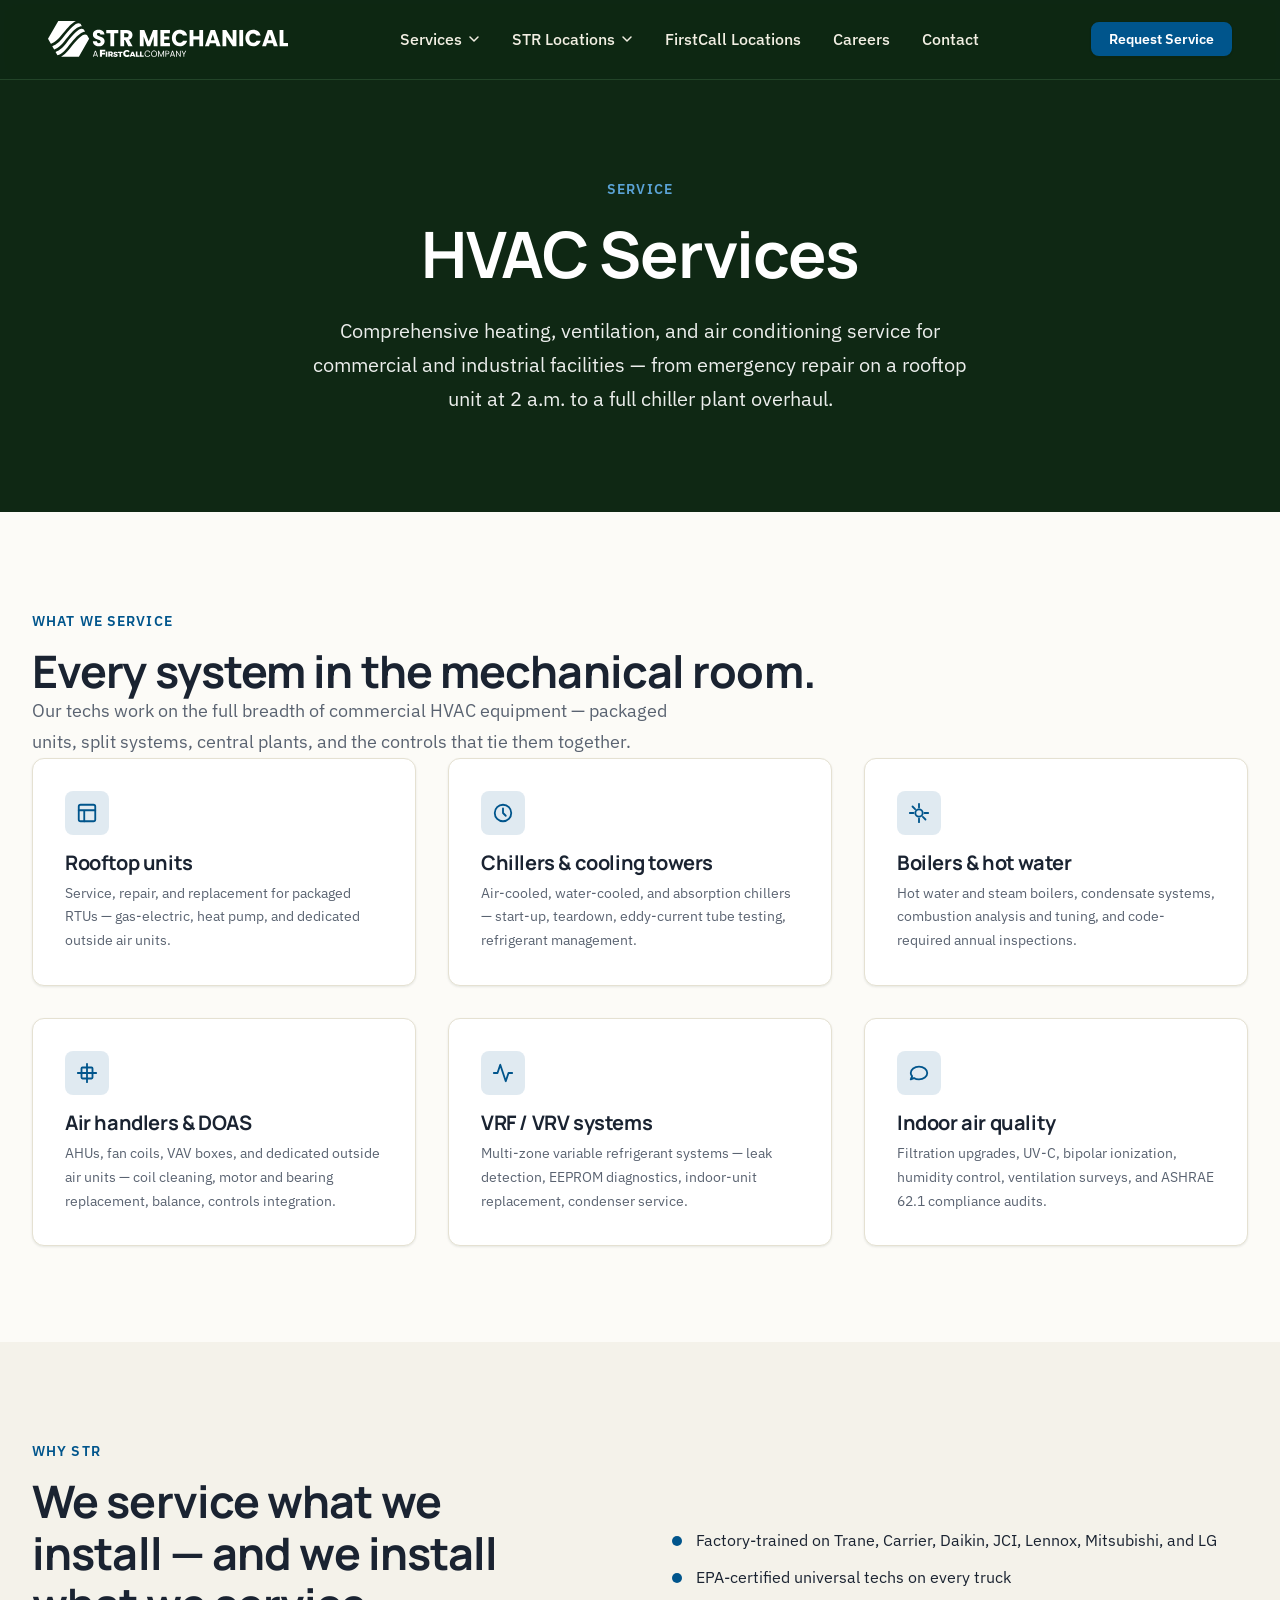
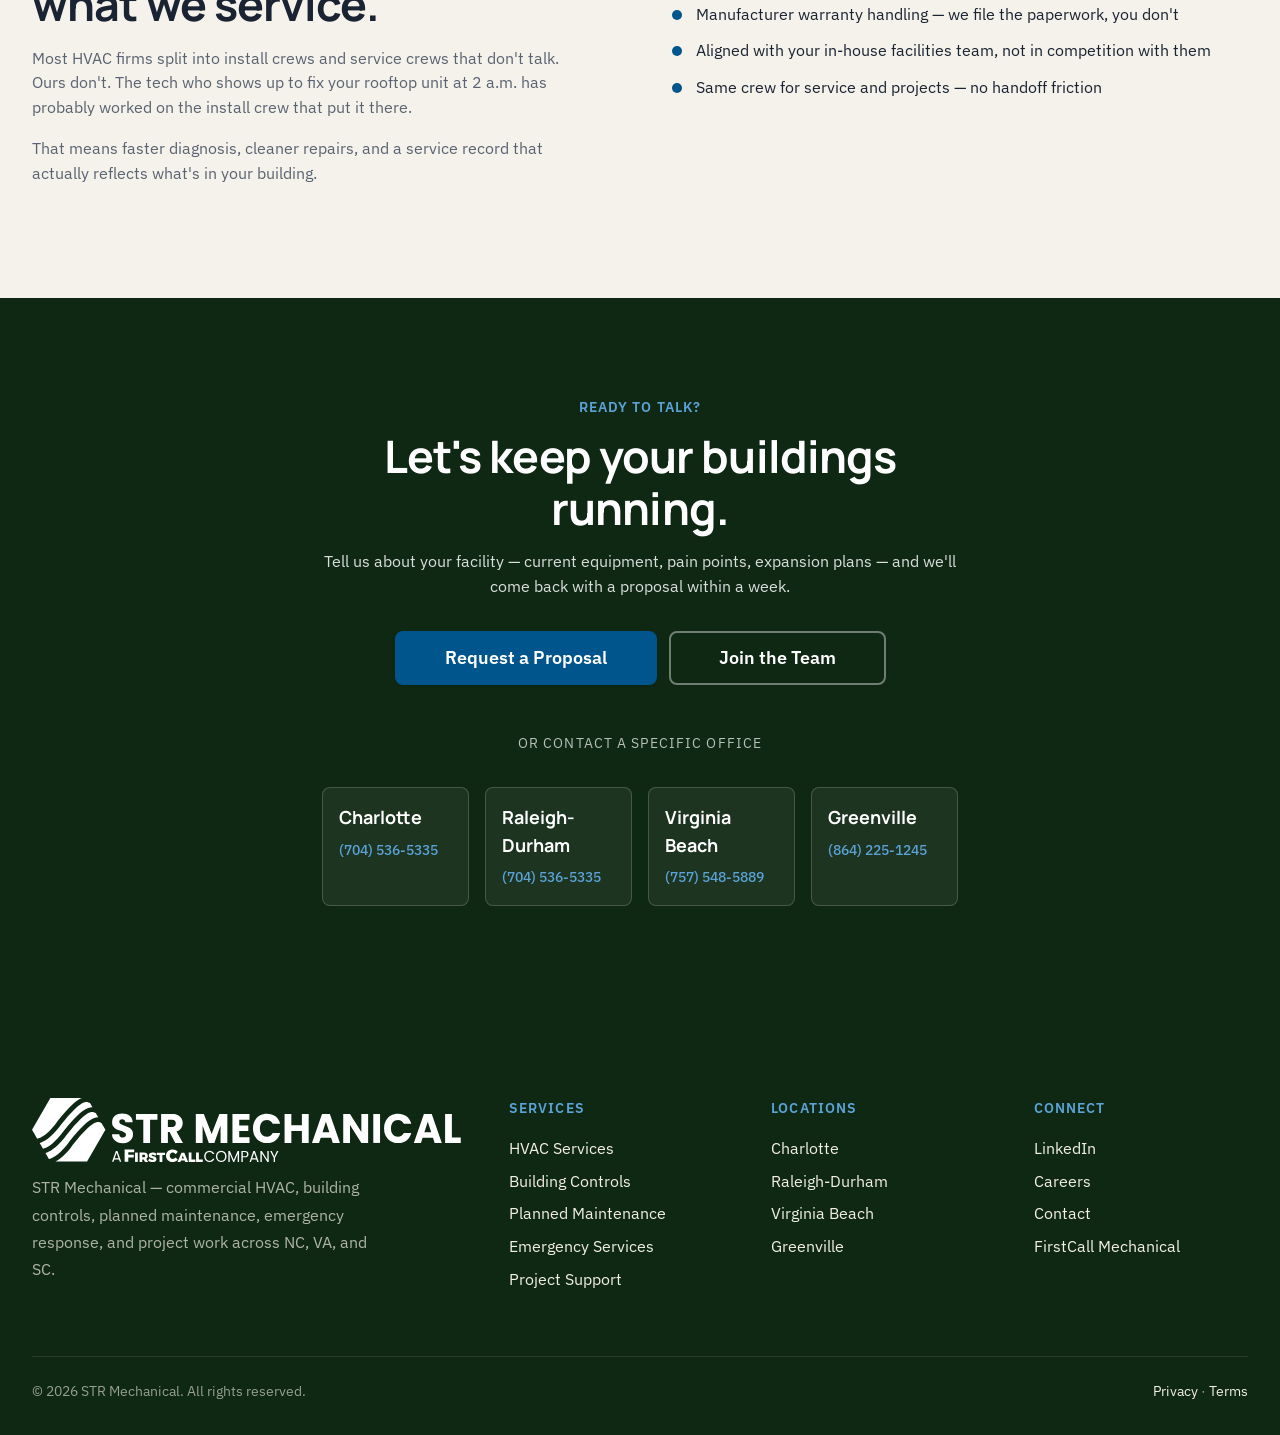
<file: services/hvac.html>
<!DOCTYPE html>
<!--
  ============================================================
  STR Service Page Template
  ============================================================

  Used to hydrate each per-service page under services/<slug>.html
  from services/<slug>/config.json. Mirrors the FirstCall Columbus
  service-page pattern: page-hero, feature-grid, info-grid (why),
  cta-band.

  Handlebars subset (same as branch.html):
    , , 

  Build directives (see scripts/build-branches.js for handlers):
    INLINE_CSS         tokens + base + components + service
    INLINE_LOGO_WHITE  shared/img/logos/str-hero.svg
    INLINE_BRANCH_JS   shared/js/site.js
  ============================================================
-->
<html lang="en">
<head>
  <meta charset="UTF-8" />
  <meta name="viewport" content="width=device-width, initial-scale=1.0" />
  <title>HVAC Services — STR Mechanical</title>
  <meta name="description" content="Commercial HVAC service from STR Mechanical — rooftop units, chillers, boilers, VRF, and air handlers across NC, VA, and SC." />
  <link rel="canonical" href="https://strmechanical.com/services/hvac" />
  <meta name="theme-color" content="#1A4120" />

  <!-- Favicons (generate .ico + PNG sizes from /favicon.svg via realfavicongenerator.net) -->
  <link rel="icon" type="image/svg+xml" href="/favicon.svg" />
  <link rel="icon" type="image/x-icon" href="/favicon.ico" />
  <link rel="apple-touch-icon" sizes="180x180" href="/apple-touch-icon.png" />
  <link rel="manifest" href="/site.webmanifest" />

  <!-- Open Graph -->
  <meta property="og:type" content="website" />
  <meta property="og:site_name" content="STR Mechanical" />
  <meta property="og:locale" content="en_US" />
  <meta property="og:title" content="HVAC Services — STR Mechanical" />
  <meta property="og:description" content="Commercial HVAC service from STR Mechanical — rooftop units, chillers, boilers, VRF, and air handlers across NC, VA, and SC." />
  <meta property="og:url" content="https://strmechanical.com/services/hvac" />
  <meta property="og:image" content="https://strmechanical.com/og-image.jpg" />
  <meta property="og:image:width" content="1200" />
  <meta property="og:image:height" content="630" />
  <meta property="og:image:alt" content="STR Mechanical — HVAC Services" />

  <!-- Twitter / X card -->
  <meta name="twitter:card" content="summary_large_image" />
  <meta name="twitter:title" content="HVAC Services — STR Mechanical" />
  <meta name="twitter:description" content="Commercial HVAC service from STR Mechanical — rooftop units, chillers, boilers, VRF, and air handlers across NC, VA, and SC." />
  <meta name="twitter:image" content="https://strmechanical.com/og-image.jpg" />

  <!-- Service JSON-LD — helps Google understand this is a service offering -->
  <script type="application/ld+json">
  {
    "@context": "https://schema.org",
    "@type": "Service",
    "name": "HVAC Services",
    "description": "Commercial HVAC service from STR Mechanical — rooftop units, chillers, boilers, VRF, and air handlers across NC, VA, and SC.",
    "url": "https://strmechanical.com/services/hvac",
    "provider": {
      "@type": "Organization",
      "name": "STR Mechanical",
      "url": "https://strmechanical.com"
    },
    "areaServed": [
      { "@type": "AdministrativeArea", "name": "North Carolina" },
      { "@type": "AdministrativeArea", "name": "South Carolina" },
      { "@type": "AdministrativeArea", "name": "Virginia" }
    ]
  }
  </script>

  <link rel="preconnect" href="https://fonts.googleapis.com" />
  <link rel="preconnect" href="https://fonts.gstatic.com" crossorigin />
  <link href="https://fonts.googleapis.com/css2?family=Manrope:wght@400;500;600;700;800&family=IBM+Plex+Sans:wght@300;400;500;600;700&display=swap" rel="stylesheet" />

  <style>
    /* ===== tokens.css ===== */
/* ============================================================
   STR Design Tokens — mirrors the Columbus, OH reference palette
   (Website Redesign/columbus.html inline TOKENS block).

   Cream/light theme with dark-green header + footer brackets and
   a deep-blue accent. Dark-text-on-cream content surface.
   ============================================================ */

:root {
  /* --------------------------------------------------------
     COLOR — Brand greens (FirstCall family)
     -------------------------------------------------------- */
  --color-primary:        #1A4120;
  --color-primary-dark:   #0F2814;
  --color-primary-mid:    #2D5F36;
  --color-primary-soft:   #4A7D52;

  /* Accent — deep brand blue */
  --color-accent:         #00558C;
  --color-accent-dark:    #003D66;
  --color-accent-light:   #5BA3D6;

  /* --------------------------------------------------------
     COLOR — Surfaces (cream-led, dark-bracket)
     -------------------------------------------------------- */
  --color-bg:             #FCFBF7;  /* page background — warm cream */
  --color-bg-soft:        #F4F2EA;  /* alt section bands */
  --color-bg-section:     #EDE9DC;  /* tinted bands */
  --color-bg-dark:        #0F2814;  /* deepest — footer, deep CTAs */
  --color-bg-card:        #FFFFFF;  /* lifted cards on cream */

  --color-text:           #1A2331;  /* near-black primary text */
  --color-text-muted:     #5A6371;  /* secondary copy */
  --color-text-light:     #8A93A1;  /* tertiary, meta */
  --color-text-on-dark:   #F2EFE3;  /* warm cream on dark surfaces */
  --color-text-on-primary:#FFFFFF;

  --color-border:         #E5E1D2;
  --color-border-strong:  #C9C7B7;
  --color-border-dark:    #0F2814;

  /* --------------------------------------------------------
     INDUSTRIES-GRID TIER TOKENS
     Used by the "Industries We Serve" hex grid + legend.
     -------------------------------------------------------- */
  --fc-tier-1:        #0B2E4F;   /* Specialty Focus — darkest navy */
  --fc-tier-2:        #1E5A8A;   /* Deep Expertise — mid navy */
  --fc-tier-3:        #A8C5DC;   /* Trusted Partner — light blue */
  --fc-text-light:    #FFFFFF;
  --fc-text-dark:     #0B2E4F;

  /* --------------------------------------------------------
     COLOR — Semantic
     -------------------------------------------------------- */
  --color-success:        #5BA3D6;
  --color-warning:        #B8861A;
  --color-danger:         #C0392B;
  --color-info:           #5BA3D6;

  /* --------------------------------------------------------
     TYPOGRAPHY
     Manrope (display/headings) + IBM Plex Sans (body)
     -------------------------------------------------------- */
  --font-display: "Manrope", system-ui, -apple-system, "Segoe UI", sans-serif;
  --font-body:    "IBM Plex Sans", system-ui, -apple-system, "Segoe UI", sans-serif;
  --font-mono:    "IBM Plex Mono", ui-monospace, "SF Mono", Menlo, monospace;

  --text-xs:    0.75rem;
  --text-sm:    0.875rem;
  --text-base:  1rem;
  --text-lg:    1.125rem;
  --text-xl:    1.25rem;
  --text-2xl:   1.5rem;
  --text-3xl:   1.875rem;
  --text-4xl:   2.25rem;
  --text-5xl:   3rem;
  --text-6xl:   3.75rem;
  --text-7xl:   4.5rem;

  --weight-regular:  400;
  --weight-medium:   500;
  --weight-semibold: 600;
  --weight-bold:     700;
  --weight-extrabold:800;

  --leading-tight:   1.15;
  --leading-snug:    1.3;
  --leading-normal:  1.55;
  --leading-relaxed: 1.7;

  --tracking-tight:  -0.02em;
  --tracking-normal: 0;
  --tracking-wide:   0.02em;
  --tracking-caps:   0.08em;

  /* --------------------------------------------------------
     SPACING — 4px base
     -------------------------------------------------------- */
  --space-1:   0.25rem;
  --space-2:   0.5rem;
  --space-3:   0.75rem;
  --space-4:   1rem;
  --space-5:   1.5rem;
  --space-6:   2rem;
  --space-7:   3rem;
  --space-8:   4rem;
  --space-9:   6rem;
  --space-10:  8rem;
  --space-11: 10rem;

  /* --------------------------------------------------------
     LAYOUT
     -------------------------------------------------------- */
  --container-sm:  640px;
  --container-md:  768px;
  --container-lg: 1024px;
  --container-xl: 1280px;
  --container-2xl: 1600px;
  --container-content: 1440px;

  --header-height: 80px;
  --header-height-mobile: 64px;
  --pad-x: clamp(1.25rem, 4vw, 3rem);

  /* --------------------------------------------------------
     RADII
     -------------------------------------------------------- */
  --radius-none: 0;
  --radius-sm:   4px;
  --radius-md:   8px;
  --radius-lg:   12px;
  --radius-xl:   16px;
  --radius-2xl:  24px;
  --radius-pill: 999px;

  /* --------------------------------------------------------
     SHADOWS
     -------------------------------------------------------- */
  --shadow-xs: 0 1px 2px rgba(15, 42, 31, 0.04);
  --shadow-sm: 0 1px 3px rgba(15, 42, 31, 0.06), 0 1px 2px rgba(15, 42, 31, 0.04);
  --shadow-md: 0 4px 12px rgba(15, 42, 31, 0.08), 0 2px 4px rgba(15, 42, 31, 0.04);
  --shadow-lg: 0 12px 32px rgba(15, 42, 31, 0.10), 0 4px 8px rgba(15, 42, 31, 0.04);
  --shadow-xl: 0 24px 48px rgba(15, 42, 31, 0.14), 0 8px 16px rgba(15, 42, 31, 0.06);

  /* --------------------------------------------------------
     MOTION
     -------------------------------------------------------- */
  --ease-out:     cubic-bezier(0.16, 1, 0.3, 1);
  --ease-in-out:  cubic-bezier(0.4, 0, 0.2, 1);
  --duration-fast:   150ms;
  --duration-base:   200ms;
  --duration-slow:   320ms;

  /* --------------------------------------------------------
     Z-INDEX
     -------------------------------------------------------- */
  --z-base:     1;
  --z-dropdown: 100;
  --z-sticky:   200;
  --z-header:   300;
  --z-overlay:  400;
  --z-modal:    500;
  --z-toast:    600;
}

/* Focus ring — applied via :focus-visible across the system. */
:root {
  --focus-ring: 0 0 0 3px rgba(0, 85, 140, 0.35);
}


/* ===== base.css ===== */
/* ============================================================
   FirstCall Base — resets, typography defaults, utilities
   Depends on tokens.css being loaded first.
   ============================================================ */

/* ---------- Modern reset ---------- */
*, *::before, *::after { box-sizing: border-box; }

* { margin: 0; }

html {
  -webkit-text-size-adjust: 100%;
  text-size-adjust: 100%;
  scroll-behavior: smooth;
}

body {
  min-height: 100vh;
  font-family: var(--font-body);
  font-size: var(--text-base);
  line-height: var(--leading-normal);
  color: var(--color-text);
  background: var(--color-bg);
  -webkit-font-smoothing: antialiased;
  -moz-osx-font-smoothing: grayscale;
  text-rendering: optimizeLegibility;
}

img, svg, video, canvas, picture {
  display: block;
  max-width: 100%;
  height: auto;
}

button, input, select, textarea {
  font: inherit;
  color: inherit;
}

button {
  background: none;
  border: none;
  cursor: pointer;
}

a {
  color: var(--color-primary-mid);
  text-decoration: none;
  transition: color var(--duration-base) var(--ease-out);
}

a:hover {
  color: var(--color-primary);
}

a:focus-visible,
button:focus-visible,
input:focus-visible,
select:focus-visible,
textarea:focus-visible,
[tabindex]:focus-visible {
  outline: none;
  box-shadow: var(--focus-ring);
  border-radius: var(--radius-sm);
}

ul, ol { padding-left: 1.25em; }
ul[role="list"], ol[role="list"] { list-style: none; padding: 0; }

/* ---------- Typography ---------- */

h1, h2, h3, h4, h5, h6 {
  font-family: var(--font-display);
  font-weight: var(--weight-bold);
  line-height: var(--leading-tight);
  letter-spacing: var(--tracking-tight);
  color: var(--color-text);
}

h1, .h1 {
  font-size: clamp(2.25rem, 4.5vw, var(--text-6xl));
  font-weight: var(--weight-bold);
}

h2, .h2 {
  font-size: clamp(1.875rem, 3.5vw, var(--text-5xl));
}

h3, .h3 {
  font-size: clamp(1.5rem, 2.5vw, var(--text-4xl));
}

h4, .h4 {
  font-size: var(--text-2xl);
  letter-spacing: var(--tracking-normal);
}

h5, .h5 {
  font-size: var(--text-xl);
  font-weight: var(--weight-semibold);
  letter-spacing: var(--tracking-normal);
}

h6, .h6 {
  font-size: var(--text-base);
  font-weight: var(--weight-semibold);
  text-transform: uppercase;
  letter-spacing: var(--tracking-caps);
  color: var(--color-text-muted);
}

p {
  line-height: var(--leading-normal);
  color: var(--color-text);
}

.lead {
  font-size: var(--text-lg);
  line-height: var(--leading-relaxed);
  color: var(--color-text-muted);
  max-width: 60ch;
}

.eyebrow {
  display: inline-block;
  font-family: var(--font-body);
  font-size: var(--text-sm);
  font-weight: var(--weight-semibold);
  text-transform: uppercase;
  letter-spacing: var(--tracking-caps);
  color: var(--color-accent);
  margin-bottom: var(--space-3);
}

small, .text-small { font-size: var(--text-sm); }
.text-xs { font-size: var(--text-xs); }
.text-muted { color: var(--color-text-muted); }
.text-light { color: var(--color-text-light); }

/* ---------- Layout utilities ---------- */

.container {
  width: 100%;
  max-width: var(--container-content);
  margin-inline: auto;
  padding-inline: var(--space-5);
}

.container-narrow {
  max-width: 800px;
  margin-inline: auto;
  padding-inline: var(--space-5);
}

.container-wide {
  width: 100%;
  max-width: var(--container-2xl);
  margin-inline: auto;
  padding-inline: var(--space-5);
}

@media (min-width: 768px) {
  .container, .container-narrow, .container-wide {
    padding-inline: var(--space-6);
  }
}

/* Section spacing */
.section {
  padding-block: var(--space-9);
}

.section-tight {
  padding-block: var(--space-7);
}

.section-loose {
  padding-block: var(--space-10);
}

@media (max-width: 767px) {
  .section { padding-block: var(--space-7); }
  .section-loose { padding-block: var(--space-8); }
}

.section--soft { background: var(--color-bg-soft); }
.section--tinted { background: var(--color-bg-section); }
.section--primary { background: var(--color-primary); color: var(--color-text-on-primary); }
.section--dark { background: var(--color-bg-dark); color: var(--color-text-on-dark); }

.section--primary h1, .section--primary h2, .section--primary h3,
.section--primary h4, .section--primary h5, .section--primary h6,
.section--dark h1, .section--dark h2, .section--dark h3,
.section--dark h4, .section--dark h5, .section--dark h6 {
  color: inherit;
}

.section--primary .eyebrow,
.section--dark .eyebrow {
  color: var(--color-accent-light);
}

/* Flex / grid helpers */
.stack > * + * { margin-top: var(--space-4); }
.stack-sm > * + * { margin-top: var(--space-2); }
.stack-lg > * + * { margin-top: var(--space-6); }
.stack-xl > * + * { margin-top: var(--space-7); }

.row {
  display: flex;
  flex-wrap: wrap;
  gap: var(--space-5);
}

.row--between { justify-content: space-between; }
.row--center  { align-items: center; }

.grid {
  display: grid;
  gap: var(--space-6);
}

.grid-2 { grid-template-columns: repeat(2, 1fr); }
.grid-3 { grid-template-columns: repeat(3, 1fr); }
.grid-4 { grid-template-columns: repeat(4, 1fr); }
.grid-6 { grid-template-columns: repeat(6, 1fr); }

@media (max-width: 1023px) {
  .grid-3, .grid-4 { grid-template-columns: repeat(2, 1fr); }
  .grid-6 { grid-template-columns: repeat(3, 1fr); }
}
@media (max-width: 639px) {
  .grid-2, .grid-3, .grid-4, .grid-6 { grid-template-columns: 1fr; }
}

/* Text alignment */
.text-center { text-align: center; }
.text-left   { text-align: left; }
.text-right  { text-align: right; }

/* Display */
.hidden { display: none !important; }

@media (max-width: 767px) {
  .hide-mobile { display: none !important; }
}
@media (min-width: 768px) {
  .show-mobile { display: none !important; }
}

/* Skip-to-content for accessibility */
.skip-link {
  position: absolute;
  top: -100px;
  left: var(--space-4);
  padding: var(--space-3) var(--space-5);
  background: var(--color-primary);
  color: var(--color-text-on-primary);
  border-radius: var(--radius-md);
  font-weight: var(--weight-semibold);
  z-index: var(--z-toast);
  transition: top var(--duration-base) var(--ease-out);
}

.skip-link:focus {
  top: var(--space-4);
}

/* Selection */
::selection {
  background: var(--color-accent);
  color: #fff;
}

/* Reduced motion */
@media (prefers-reduced-motion: reduce) {
  *, *::before, *::after {
    animation-duration: 0.01ms !important;
    animation-iteration-count: 1 !important;
    transition-duration: 0.01ms !important;
    scroll-behavior: auto !important;
  }
}


/* ===== components.css ===== */
/* ============================================================
   FirstCall Components — buttons, cards, forms, nav, footer,
   badges, callouts, photo strip, capabilities grid.
   Depends on tokens.css and base.css.
   ============================================================ */

/* ============================================================
   BUTTONS
   ============================================================ */

.btn {
  display: inline-flex;
  align-items: center;
  justify-content: center;
  gap: var(--space-2);
  padding: var(--space-3) var(--space-6);
  font-family: var(--font-body);
  font-size: var(--text-base);
  font-weight: var(--weight-semibold);
  letter-spacing: var(--tracking-normal);
  line-height: 1;
  border: 2px solid transparent;
  border-radius: var(--radius-md);
  cursor: pointer;
  text-decoration: none;
  transition:
    background-color var(--duration-base) var(--ease-out),
    border-color var(--duration-base) var(--ease-out),
    color var(--duration-base) var(--ease-out),
    transform var(--duration-fast) var(--ease-out),
    box-shadow var(--duration-base) var(--ease-out);
  white-space: nowrap;
}

.btn:active { transform: translateY(1px); }

.btn--primary {
  background: var(--color-accent);
  color: #fff;
  border-color: var(--color-accent);
  box-shadow: var(--shadow-sm);
}
.btn--primary:hover {
  background: var(--color-accent-dark);
  border-color: var(--color-accent-dark);
  color: #fff;
  box-shadow: var(--shadow-md);
}

.btn--secondary {
  background: var(--color-primary);
  color: #fff;
  border-color: var(--color-primary);
}
.btn--secondary:hover {
  background: var(--color-primary-dark);
  border-color: var(--color-primary-dark);
  color: #fff;
}

.btn--outline {
  background: transparent;
  color: var(--color-primary);
  border-color: var(--color-primary);
}
.btn--outline:hover {
  background: var(--color-primary);
  color: #fff;
}

.btn--ghost {
  background: transparent;
  color: var(--color-primary);
  border-color: transparent;
}
.btn--ghost:hover {
  background: var(--color-bg-section);
  color: var(--color-primary-dark);
}

.btn--on-dark {
  background: #fff;
  color: var(--color-primary);
  border-color: #fff;
}
.btn--on-dark:hover {
  background: var(--color-bg-section);
  color: var(--color-primary-dark);
}

.btn--outline-on-dark {
  background: transparent;
  color: #fff;
  border-color: rgba(255,255,255,0.4);
}
.btn--outline-on-dark:hover {
  background: rgba(255,255,255,0.1);
  border-color: #fff;
  color: #fff;
}

/* Size variants */
.btn--sm { padding: var(--space-2) var(--space-4); font-size: var(--text-sm); }
.btn--lg { padding: var(--space-4) var(--space-7); font-size: var(--text-lg); }
.btn--full { width: 100%; }

/* Inline-link arrow button (used a lot on ServiceLogic-style sites) */
.link-arrow {
  display: inline-flex;
  align-items: center;
  gap: var(--space-2);
  font-weight: var(--weight-semibold);
  color: var(--color-primary);
  text-decoration: none;
  transition: gap var(--duration-base) var(--ease-out), color var(--duration-base) var(--ease-out);
}

.link-arrow::after {
  content: "→";
  transition: transform var(--duration-base) var(--ease-out);
  font-weight: var(--weight-regular);
}

.link-arrow:hover {
  color: var(--color-accent);
  gap: var(--space-3);
}

.link-arrow:hover::after { transform: translateX(2px); }

.link-arrow--on-dark { color: var(--color-accent-light); }
.link-arrow--on-dark:hover { color: #fff; }

/* ============================================================
   CARDS
   ============================================================ */

.card {
  background: var(--color-bg);
  border: 1px solid var(--color-border);
  border-radius: var(--radius-lg);
  padding: var(--space-6);
  transition:
    border-color var(--duration-base) var(--ease-out),
    box-shadow var(--duration-base) var(--ease-out),
    transform var(--duration-base) var(--ease-out);
}

.card--hover:hover {
  border-color: var(--color-border-strong);
  box-shadow: var(--shadow-lg);
  transform: translateY(-2px);
}

.card--feature {
  display: flex;
  flex-direction: column;
  gap: var(--space-4);
}

.card--feature .card__icon {
  width: 56px;
  height: 56px;
  display: inline-flex;
  align-items: center;
  justify-content: center;
  background: var(--color-bg-section);
  color: var(--color-primary);
  border-radius: var(--radius-md);
}

.card--feature .card__icon svg { width: 28px; height: 28px; }

.card__title {
  font-family: var(--font-display);
  font-size: var(--text-xl);
  font-weight: var(--weight-bold);
  letter-spacing: var(--tracking-tight);
  color: var(--color-text);
}

.card__body {
  color: var(--color-text-muted);
  line-height: var(--leading-relaxed);
}

/* Branch quick-card (used on parent homepage) */
.branch-card {
  background: var(--color-bg);
  border: 1px solid var(--color-border);
  border-radius: var(--radius-lg);
  padding: var(--space-6);
  display: flex;
  flex-direction: column;
  gap: var(--space-3);
  transition:
    border-color var(--duration-base) var(--ease-out),
    box-shadow var(--duration-base) var(--ease-out),
    transform var(--duration-base) var(--ease-out);
}

.branch-card:hover {
  border-color: var(--color-primary-mid);
  box-shadow: var(--shadow-lg);
  transform: translateY(-2px);
}

.branch-card__location {
  font-family: var(--font-body);
  font-size: var(--text-sm);
  font-weight: var(--weight-semibold);
  text-transform: uppercase;
  letter-spacing: var(--tracking-caps);
  color: var(--color-accent);
}

.branch-card__name {
  font-family: var(--font-display);
  font-size: var(--text-2xl);
  font-weight: var(--weight-bold);
  letter-spacing: var(--tracking-tight);
}

.branch-card__phone {
  font-size: var(--text-lg);
  font-weight: var(--weight-medium);
  color: var(--color-text);
}

.branch-card__phone a { color: inherit; }
.branch-card__phone a:hover { color: var(--color-primary); }

/* ============================================================
   FORMS
   ============================================================ */

.form-field {
  display: flex;
  flex-direction: column;
  gap: var(--space-2);
  margin-bottom: var(--space-4);
}

.form-label {
  font-family: var(--font-body);
  font-size: var(--text-sm);
  font-weight: var(--weight-semibold);
  color: var(--color-text);
}

.form-label .required {
  color: var(--color-accent);
  margin-left: 2px;
}

.form-input,
.form-textarea,
.form-select {
  width: 100%;
  padding: var(--space-3) var(--space-4);
  font-family: var(--font-body);
  font-size: var(--text-base);
  color: var(--color-text);
  background: var(--color-bg);
  border: 1.5px solid var(--color-border);
  border-radius: var(--radius-md);
  transition: border-color var(--duration-base) var(--ease-out), background var(--duration-base) var(--ease-out);
}

.form-input:hover,
.form-textarea:hover,
.form-select:hover {
  border-color: var(--color-border-strong);
}

.form-input:focus,
.form-textarea:focus,
.form-select:focus {
  outline: none;
  border-color: var(--color-primary-mid);
  box-shadow: 0 0 0 3px rgba(0, 85, 140, 0.15);
}

.form-textarea {
  min-height: 140px;
  resize: vertical;
  line-height: var(--leading-normal);
}

.form-select {
  appearance: none;
  background-image: url("data:image/svg+xml;utf8,<svg xmlns='http://www.w3.org/2000/svg' viewBox='0 0 20 20' fill='%231A2421'><path d='M5 8l5 5 5-5z'/></svg>");
  background-repeat: no-repeat;
  background-position: right var(--space-4) center;
  background-size: 16px;
  padding-right: var(--space-7);
}

.form-help {
  font-size: var(--text-xs);
  color: var(--color-text-light);
}

.form-error {
  font-size: var(--text-xs);
  color: var(--color-danger);
  font-weight: var(--weight-medium);
}

.form-input--error,
.form-textarea--error,
.form-select--error {
  border-color: var(--color-danger);
}

/* Checkbox / radio */
.form-checkbox,
.form-radio {
  display: flex;
  gap: var(--space-3);
  align-items: flex-start;
  cursor: pointer;
  font-size: var(--text-sm);
}

.form-checkbox input,
.form-radio input {
  margin-top: 2px;
  accent-color: var(--color-primary);
  width: 18px;
  height: 18px;
}

/* ============================================================
   HEADER / NAV  (Columbus-style: dark green bar over cream page)
   ============================================================ */

.site-header {
  position: sticky;
  top: 0;
  z-index: var(--z-header);
  background: rgba(15, 40, 20, 0.92);
  backdrop-filter: saturate(180%) blur(10px);
  -webkit-backdrop-filter: saturate(180%) blur(10px);
  border-bottom: 1px solid rgba(74, 125, 82, 0.35);
  height: var(--header-height);
  display: flex;
  align-items: center;
  transition: box-shadow var(--duration-base) var(--ease-out), background var(--duration-base) var(--ease-out);
}

.site-header.is-scrolled {
  box-shadow: 0 1px 0 rgba(0,0,0,0.4), var(--shadow-sm);
  background: rgba(15, 40, 20, 0.97);
}

.site-header__inner {
  width: 100%;
  max-width: var(--container-2xl);
  margin-inline: auto;
  padding-inline: var(--pad-x);
  display: flex;
  align-items: center;
  justify-content: space-between;
  gap: var(--space-6);
}

.site-header__logo {
  display: inline-flex;
  align-items: center;
  gap: var(--space-3);
  text-decoration: none;
}

.site-header__logo svg {
  height: 36px;
  width: auto;
  display: block;
}

.site-header__tagline {
  font-family: var(--font-body);
  font-size: var(--text-xs);
  font-weight: var(--weight-semibold);
  text-transform: uppercase;
  letter-spacing: var(--tracking-caps);
  color: var(--color-accent-light);
  padding-left: var(--space-3);
  border-left: 1px solid rgba(242, 239, 227, 0.3);
}

@media (max-width: 767px) { .site-header__tagline { display: none; } }

.site-nav {
  display: flex;
  align-items: center;
  gap: var(--space-6);
}

.site-nav__link {
  font-family: var(--font-body);
  font-size: var(--text-base);
  font-weight: var(--weight-medium);
  color: var(--color-text-on-dark);
  text-decoration: none;
  padding: var(--space-2) 0;
  position: relative;
  transition: color var(--duration-base) var(--ease-out);
}

.site-nav__link::after {
  content: "";
  position: absolute;
  left: 0;
  bottom: -4px;
  width: 0;
  height: 2px;
  background: var(--color-accent-light);
  transition: width var(--duration-base) var(--ease-out);
}

.site-nav__link:hover { color: var(--color-accent-light); }

.site-nav__link:hover::after,
.site-nav__link[aria-current="page"]::after {
  width: 100%;
}

.site-nav__link[aria-current="page"] {
  color: var(--color-accent-light);
  font-weight: var(--weight-semibold);
}

/* Nav dropdowns (Services + STR Locations) */
.site-nav__dropdown-wrap { position: relative; }
.site-nav__dropdown-toggle {
  background: none;
  border: none;
  cursor: pointer;
  display: inline-flex;
  align-items: center;
  gap: 6px;
}
.site-nav__caret {
  width: 12px;
  height: 12px;
  transition: transform var(--duration-base) var(--ease-out);
}
.site-nav__dropdown-toggle[aria-expanded="true"] .site-nav__caret { transform: rotate(180deg); }
.site-nav__dropdown {
  position: absolute;
  top: calc(100% + 6px);
  left: -8px;
  min-width: 240px;
  background: rgba(15, 40, 20, 0.97);
  backdrop-filter: saturate(180%) blur(10px);
  -webkit-backdrop-filter: saturate(180%) blur(10px);
  border: 1px solid rgba(74, 125, 82, 0.35);
  border-radius: var(--radius-md);
  padding: var(--space-2);
  box-shadow: var(--shadow-lg);
  opacity: 0;
  pointer-events: none;
  transform: translateY(-4px);
  transition: opacity var(--duration-base) var(--ease-out), transform var(--duration-base) var(--ease-out);
  z-index: 1;
}
.site-nav__dropdown.is-open {
  opacity: 1;
  pointer-events: auto;
  transform: translateY(0);
}
.site-nav__dropdown-link {
  display: block;
  padding: var(--space-3) var(--space-3);
  color: var(--color-text-on-dark);
  border-radius: var(--radius-sm);
  font-size: var(--text-base);
  font-weight: var(--weight-medium);
  text-decoration: none;
  transition: background var(--duration-base) var(--ease-out), color var(--duration-base) var(--ease-out);
}
.site-nav__dropdown-link:hover,
.site-nav__dropdown-link:focus-visible {
  background: rgba(91, 163, 214, 0.15);
  color: var(--color-accent-light);
}
.site-nav__dropdown-link[aria-current="page"] {
  color: var(--color-accent-light);
  background: rgba(91, 163, 214, 0.1);
}

.site-header__cta {
  display: flex;
  align-items: center;
  gap: var(--space-3);
}

/* Mobile menu toggle */
.menu-toggle {
  display: none;
  width: 44px;
  height: 44px;
  align-items: center;
  justify-content: center;
  border-radius: var(--radius-md);
}

.menu-toggle:hover { background: rgba(242, 239, 227, 0.1); }

.menu-toggle__bars,
.menu-toggle__bars::before,
.menu-toggle__bars::after {
  display: block;
  width: 22px;
  height: 2px;
  background: var(--color-text-on-dark);
  position: relative;
  transition: transform var(--duration-base) var(--ease-out), top var(--duration-base) var(--ease-out);
}

.menu-toggle__bars::before,
.menu-toggle__bars::after {
  content: "";
  position: absolute;
  left: 0;
}

.menu-toggle__bars::before { top: -7px; }
.menu-toggle__bars::after  { top: 7px; }

@media (max-width: 1023px) {
  .menu-toggle { display: inline-flex; }
  .site-nav {
    position: fixed;
    top: var(--header-height);
    left: 0;
    right: 0;
    background: var(--color-primary-dark);
    flex-direction: column;
    align-items: stretch;
    padding: var(--space-5);
    border-bottom: 1px solid var(--color-border);
    box-shadow: var(--shadow-lg);
    transform: translateY(-120%);
    transition: transform var(--duration-slow) var(--ease-out);
    gap: 0;
  }
  .site-nav.is-open { transform: translateY(0); }
  .site-nav__link {
    padding-block: var(--space-4);
    border-bottom: 1px solid rgba(74, 125, 82, 0.4);
    font-size: var(--text-lg);
  }
  .site-nav__link:last-child { border-bottom: none; }
  .site-nav__link::after { display: none; }
  .site-header__cta .btn { display: none; }
  .hide-mobile { display: none !important; }

  /* Mobile dropdowns: full-width toggle + collapsible inline menu */
  .site-nav__dropdown-wrap { width: 100%; }
  .site-nav__dropdown-toggle {
    width: 100%;
    justify-content: space-between;
    padding-block: var(--space-4);
    border-bottom: 1px solid rgba(74, 125, 82, 0.4);
    font-size: var(--text-lg);
    color: var(--color-text-on-dark);
  }
  .site-nav__dropdown {
    position: static;
    opacity: 1;
    pointer-events: auto;
    transform: none;
    background: transparent;
    backdrop-filter: none;
    -webkit-backdrop-filter: none;
    border: none;
    border-radius: 0;
    box-shadow: none;
    padding: 0;
    min-width: 0;
    max-height: 0;
    overflow: hidden;
    transition: max-height var(--duration-slow) var(--ease-out);
  }
  .site-nav__dropdown.is-open { max-height: 400px; }
  .site-nav__dropdown-link {
    padding-block: var(--space-3);
    padding-left: var(--space-5);
    border-bottom: 1px solid rgba(74, 125, 82, 0.25);
    font-size: var(--text-base);
  }
}

/* ============================================================
   FOOTER
   ============================================================ */

.site-footer {
  background: var(--color-bg-dark);
  color: var(--color-text-on-dark);
  padding-block: var(--space-9) var(--space-6);
}

.site-footer a { color: var(--color-text-on-dark); text-decoration: none; }
.site-footer a:hover { color: var(--color-accent-light); }

.site-footer__grid {
  display: grid;
  grid-template-columns: 2fr 1fr 1fr 1fr;
  gap: var(--space-7);
  margin-bottom: var(--space-8);
}

@media (max-width: 1023px) {
  .site-footer__grid { grid-template-columns: 1fr 1fr; }
}
@media (max-width: 639px) {
  .site-footer__grid { grid-template-columns: 1fr; }
}

.site-footer__heading {
  font-family: var(--font-body);
  font-size: var(--text-sm);
  font-weight: var(--weight-semibold);
  text-transform: uppercase;
  letter-spacing: var(--tracking-caps);
  color: var(--color-accent-light);
  margin-bottom: var(--space-4);
}

.site-footer__list { list-style: none; padding: 0; display: flex; flex-direction: column; gap: var(--space-2); }
.site-footer__list a { font-size: var(--text-base); }

.site-footer__brand p {
  color: rgba(242, 239, 227, 0.7);
  max-width: 36ch;
  margin-top: var(--space-3);
  line-height: var(--leading-relaxed);
}

.site-footer__bottom {
  padding-top: var(--space-5);
  border-top: 1px solid rgba(255,255,255,0.1);
  display: flex;
  justify-content: space-between;
  flex-wrap: wrap;
  gap: var(--space-4);
  font-size: var(--text-sm);
  color: rgba(242, 239, 227, 0.6);
}

/* ============================================================
   BADGES / TAGS / CALLOUTS
   ============================================================ */

.badge {
  display: inline-flex;
  align-items: center;
  gap: var(--space-2);
  padding: var(--space-1) var(--space-3);
  font-size: var(--text-xs);
  font-weight: var(--weight-semibold);
  text-transform: uppercase;
  letter-spacing: var(--tracking-caps);
  border-radius: var(--radius-pill);
  background: var(--color-bg-section);
  color: var(--color-primary);
}

.badge--accent { background: var(--color-accent); color: #fff; }
.badge--primary { background: var(--color-primary); color: #fff; }
.badge--outline { background: transparent; border: 1.5px solid var(--color-border-strong); color: var(--color-text-muted); }

.callout {
  background: var(--color-bg-section);
  border-left: 4px solid var(--color-accent);
  padding: var(--space-5) var(--space-6);
  border-radius: var(--radius-md);
}

/* ============================================================
   PHOTO STRIP (horizontal scrolling row used on branch sites)
   ============================================================ */

.photo-strip {
  display: grid;
  grid-auto-flow: column;
  grid-auto-columns: minmax(280px, 1fr);
  gap: var(--space-4);
  overflow-x: auto;
  padding-bottom: var(--space-3);
  scroll-snap-type: x mandatory;
  scrollbar-width: thin;
}

.photo-strip__item {
  scroll-snap-align: start;
  aspect-ratio: 4 / 3;
  border-radius: var(--radius-lg);
  overflow: hidden;
  background: var(--color-bg-section);
}

.photo-strip__item img {
  width: 100%;
  height: 100%;
  object-fit: cover;
}

@media (min-width: 1024px) {
  .photo-strip {
    grid-auto-columns: minmax(0, 1fr);
    grid-auto-flow: row;
    grid-template-columns: repeat(4, 1fr);
    overflow: visible;
  }
}

/* ============================================================
   CAPABILITIES GRID (homepage + branch)
   ============================================================ */

.capabilities {
  display: grid;
  grid-template-columns: repeat(3, 1fr);
  gap: var(--space-5);
}

@media (max-width: 1023px) { .capabilities { grid-template-columns: repeat(2, 1fr); } }
@media (max-width: 639px)  { .capabilities { grid-template-columns: 1fr; } }

.capability {
  background: var(--color-bg);
  border: 1px solid var(--color-border);
  border-radius: var(--radius-lg);
  padding: var(--space-6);
  display: flex;
  flex-direction: column;
  gap: var(--space-3);
  transition:
    border-color var(--duration-base) var(--ease-out),
    box-shadow var(--duration-base) var(--ease-out),
    transform var(--duration-base) var(--ease-out);
}

.capability:hover {
  border-color: var(--color-primary-mid);
  box-shadow: var(--shadow-lg);
  transform: translateY(-2px);
}

.capability__icon {
  width: 56px;
  height: 56px;
  display: inline-flex;
  align-items: center;
  justify-content: center;
  background: var(--color-primary);
  color: #fff;
  border-radius: var(--radius-md);
}

.capability__icon svg { width: 28px; height: 28px; }

.capability__title {
  font-family: var(--font-display);
  font-size: var(--text-xl);
  font-weight: var(--weight-bold);
  letter-spacing: var(--tracking-tight);
}

.capability__body {
  color: var(--color-text-muted);
  line-height: var(--leading-relaxed);
  font-size: var(--text-base);
}

/* ============================================================
   HERO (parent + branch share this structural pattern)
   ============================================================ */

.hero {
  position: relative;
  padding-block: var(--space-10) var(--space-9);
  overflow: hidden;
}

.hero--with-photo {
  display: grid;
  grid-template-columns: 1fr 1fr;
  gap: var(--space-8);
  align-items: center;
}

@media (max-width: 1023px) {
  .hero--with-photo { grid-template-columns: 1fr; gap: var(--space-6); }
}

.hero__eyebrow {
  display: inline-block;
  font-size: var(--text-sm);
  font-weight: var(--weight-semibold);
  text-transform: uppercase;
  letter-spacing: var(--tracking-caps);
  color: var(--color-accent);
  margin-bottom: var(--space-4);
}

.hero__title {
  font-family: var(--font-display);
  font-size: clamp(2.5rem, 5vw, var(--text-7xl));
  font-weight: var(--weight-extrabold);
  line-height: var(--leading-tight);
  letter-spacing: var(--tracking-tight);
  margin-bottom: var(--space-5);
  max-width: 16ch;
}

.hero__lede {
  font-size: var(--text-xl);
  line-height: var(--leading-relaxed);
  color: var(--color-text-muted);
  max-width: 50ch;
  margin-bottom: var(--space-6);
}

.hero__cta {
  display: flex;
  flex-wrap: wrap;
  gap: var(--space-3);
}

.hero__photo {
  aspect-ratio: 5 / 4;
  border-radius: var(--radius-xl);
  overflow: hidden;
  background: var(--color-bg-section);
  box-shadow: var(--shadow-xl);
}

.hero__photo img {
  width: 100%; height: 100%; object-fit: cover;
}

/* ============================================================
   COLOR SWATCHES (used in styleguide only, but kept here so
   the swatch component is documented within the system)
   ============================================================ */

.swatch {
  display: flex;
  flex-direction: column;
  gap: var(--space-2);
}

.swatch__chip {
  height: 96px;
  border-radius: var(--radius-md);
  border: 1px solid var(--color-border);
}

.swatch__meta {
  font-size: var(--text-xs);
  color: var(--color-text-muted);
}

.swatch__meta strong {
  display: block;
  color: var(--color-text);
  font-size: var(--text-sm);
  font-weight: var(--weight-semibold);
}


/* ===== service.css ===== */
/* ============================================================
   shared/css/service.css

   Page-specific styles for per-service pages (the template at
   shared/templates/service.html). Inlined by
   scripts/build-branches.js when building service pages.

   Extracted from the FirstCall Columbus service-page reference
   (Website Redesign/columbus/planned-maintenance.html etc.) so
   STR's service pages match that visual structure exactly.
   ============================================================ */

/* ===== PAGE HERO (text-only, dark green band) ===== */
.page-hero {
  position: relative;
  padding-bottom: var(--space-9);
  padding-top: calc(var(--header-height) + var(--space-9));
  margin-top: calc(var(--header-height) * -1);
  background: var(--color-primary-dark);
  color: #fff;
  text-align: center;
}
@media (max-width: 767px) {
  .page-hero {
    padding-bottom: var(--space-7);
    padding-top: calc(var(--header-height) + var(--space-6));
  }
}
.page-hero__inner { max-width: 760px; margin-inline: auto; }
.page-hero__eyebrow {
  display: inline-block;
  font-size: var(--text-sm);
  font-weight: var(--weight-semibold);
  text-transform: uppercase;
  letter-spacing: var(--tracking-caps);
  color: var(--color-accent-light);
  margin-bottom: var(--space-4);
}
.page-hero__title {
  font-size: clamp(2.25rem, 5vw, 4rem);
  color: #fff;
  margin-bottom: var(--space-5);
}
.page-hero__lede {
  font-size: var(--text-xl);
  line-height: var(--leading-relaxed);
  color: rgba(255, 255, 255, 0.92);
  max-width: 56ch;
  margin-inline: auto;
}

/* ===== FEATURE CARDS (3-up grid of capability tiles) ===== */
.feature-grid {
  display: grid;
  grid-template-columns: repeat(3, 1fr);
  gap: var(--space-6);
}
@media (max-width: 1023px) { .feature-grid { grid-template-columns: repeat(2, 1fr); } }
@media (max-width: 639px)  { .feature-grid { grid-template-columns: 1fr; } }
.feature {
  background: var(--color-bg-card);
  padding: var(--space-6);
  border-radius: var(--radius-lg);
  border: 1px solid var(--color-border);
  box-shadow: var(--shadow-sm);
  transition: transform var(--duration-base) var(--ease-out),
              box-shadow var(--duration-base) var(--ease-out);
}
.feature:hover {
  transform: translateY(-3px);
  box-shadow: var(--shadow-md);
}
.feature__icon {
  width: 44px;
  height: 44px;
  border-radius: var(--radius-md);
  background: rgba(0, 85, 140, 0.12);
  color: var(--color-accent);
  display: flex;
  align-items: center;
  justify-content: center;
  margin-bottom: var(--space-4);
}
.feature__icon svg { width: 22px; height: 22px; }
.feature h3 {
  font-size: var(--text-xl);
  margin-bottom: var(--space-2);
}
.feature p {
  color: var(--color-text-muted);
  line-height: var(--leading-relaxed);
  font-size: var(--text-sm);
}

/* ===== TWO-COLUMN INFO BLOCK (why-it-matters band) ===== */
.info-grid {
  display: grid;
  grid-template-columns: 1fr 1fr;
  gap: var(--space-8);
  align-items: center;
}
@media (max-width: 1023px) { .info-grid { grid-template-columns: 1fr; gap: var(--space-6); } }
.info-grid h2 {
  margin-bottom: var(--space-4);
  max-width: 18ch;
}
.info-grid p {
  color: var(--color-text-muted);
  margin-bottom: var(--space-4);
  max-width: 56ch;
}
.info-grid ul { list-style: none; padding: 0; }
.info-grid li {
  padding-left: var(--space-5);
  position: relative;
  margin-bottom: var(--space-3);
  color: var(--color-text);
}
.info-grid li::before {
  content: "";
  position: absolute;
  left: 0;
  top: 8px;
  width: 10px;
  height: 10px;
  border-radius: 50%;
  background: var(--color-accent);
}

/* ===== CTA BAND (bottom dark green prompt) ===== */
.cta-band {
  background: var(--color-bg-dark);
  color: var(--color-text-on-dark);
  padding-block: var(--space-9);
  text-align: center;
}
.cta-band__inner { max-width: 700px; margin-inline: auto; }
.cta-band h2 {
  color: #fff;
  margin-bottom: var(--space-4);
}
.cta-band p {
  color: rgba(255, 255, 255, 0.85);
  margin-bottom: var(--space-6);
}
.cta-band__row {
  display: flex;
  justify-content: center;
  gap: var(--space-3);
  flex-wrap: wrap;
}

/* ===== "AT-YOUR-LOCATION" PICKER (4 STR offices at the bottom) ===== */
.location-picker {
  display: grid;
  grid-template-columns: repeat(4, 1fr);
  gap: var(--space-4);
  margin-top: var(--space-6);
}
@media (max-width: 1023px) { .location-picker { grid-template-columns: repeat(2, 1fr); } }
@media (max-width: 639px)  { .location-picker { grid-template-columns: 1fr; } }
.location-picker__item {
  background: rgba(255, 255, 255, 0.06);
  border: 1px solid rgba(255, 255, 255, 0.18);
  border-radius: var(--radius-md);
  padding: var(--space-4);
  color: var(--color-text-on-dark);
  text-decoration: none;
  text-align: left;
  display: flex;
  flex-direction: column;
  gap: var(--space-2);
  transition: background var(--duration-base) var(--ease-out),
              border-color var(--duration-base) var(--ease-out),
              transform var(--duration-base) var(--ease-out);
}
.location-picker__item:hover {
  background: rgba(91, 163, 214, 0.12);
  border-color: var(--color-accent-light);
  transform: translateY(-2px);
}
.location-picker__city {
  font-family: var(--font-display);
  font-weight: var(--weight-bold);
  font-size: var(--text-lg);
  color: #fff;
}
.location-picker__phone {
  font-size: var(--text-sm);
  color: var(--color-accent-light);
  font-weight: var(--weight-medium);
}

  </style>
</head>

<body>
  <a href="#main" class="skip-link">Skip to content</a>

  <!-- HEADER -->
  <header class="site-header" role="banner">
    <div class="site-header__inner">
      <a class="site-header__logo" href="../index.html" aria-label="STR Mechanical, home">
        <svg id="Layer_2" data-name="Layer 2" xmlns="http://www.w3.org/2000/svg" viewBox="0 0 1774.69 265.77">
  <defs>
    <style>
      .cls-1 {
        fill: #fff;
      }
    </style>
  </defs>
  <g id="Layer_1-2" data-name="Layer 1">
    <g>
      <path class="cls-1" d="M287.85,104.05c-3.91-2.26-8.55-4.31-14.07-4.31-21.66,0-57.15,33.24-115.09,107.77-25.43,31.06-46.07,47.02-62.08,55.5h131.18l75.93-131.51-15.85-27.46h-.02Z"/>
      <path class="cls-1" d="M143.16,195.12c43.25-55.65,73.03-87.43,96.5-102.98,12.39-8.21,23.52-12.2,34.06-12.2h.23l-9.54-16.52-.13-.08c-4.22-2.61-9.39-5.28-15.69-5.28-21.66,0-57.15,33.24-115.09,107.77-34.7,42.39-60.5,56.66-77.77,62.18l13.94,24.15c14.15-3.32,37.88-13.57,73.49-57.06v.02Z"/>
      <path class="cls-1" d="M109.57,123.87c-34.88,42.61-60.76,56.8-78.03,62.26l13.94,24.15c14.26-3.57,37.71-14.34,72.49-56.82,43.25-55.65,73.03-87.43,96.5-102.98,12.38-8.21,23.52-12.2,34.06-12.2.46,0,.93.04,1.39.05l-9.91-17.17c-4.16-2.54-9.21-5.06-15.34-5.06-21.66,0-57.15,33.24-115.09,107.77h-.01Z"/>
      <path class="cls-1" d="M94.05,111.49C137.3,55.84,167.08,24.06,190.54,8.51c5.58-3.7,10.91-6.5,16.04-8.51H75.93L0,131.51l21.29,36.87c14.23-3.5,37.76-14.14,72.76-56.89Z"/>
    </g>
    <g>
      <path class="cls-1" d="M353.45,182.76c-6.67-2.84-12.01-7.04-16-12.61s-6.1-12.27-6.32-20.11h29.86c.44,4.43,1.91,7.81,4.43,10.14,2.51,2.33,5.8,3.49,9.84,3.49s7.44-.99,9.85-2.98c2.4-1.99,3.61-4.74,3.61-8.27,0-2.95-.96-5.4-2.87-7.33-1.92-1.93-4.27-3.52-7.06-4.77s-6.76-2.67-11.9-4.26c-7.44-2.39-13.51-4.77-18.21-7.16-4.7-2.39-8.75-5.91-12.14-10.57s-5.09-10.74-5.09-18.24c0-11.13,3.88-19.86,11.65-26.16,7.77-6.31,17.89-9.46,30.35-9.46s22.91,3.15,30.68,9.46c7.76,6.31,11.92,15.08,12.47,26.33h-30.36c-.22-3.86-1.59-6.9-4.1-9.12-2.52-2.22-5.74-3.32-9.68-3.32-3.39,0-6.13.94-8.2,2.81-2.08,1.88-3.12,4.58-3.12,8.1,0,3.86,1.75,6.88,5.25,9.03,3.5,2.16,8.97,4.49,16.41,6.99,7.44,2.62,13.48,5.11,18.13,7.5s8.67,5.85,12.06,10.4c3.39,4.55,5.09,10.4,5.09,17.56s-1.67,13.01-5,18.58c-3.34,5.57-8.18,10-14.52,13.29-6.35,3.3-13.84,4.94-22.48,4.94s-15.97-1.42-22.64-4.26h.01Z"/>
      <path class="cls-1" d="M519.17,66.18v23.35h-30.52v96.3h-28.06v-96.3h-30.52v-23.35h89.1Z"/>
      <path class="cls-1" d="M593,185.83l-23.96-45.17h-6.73v45.17h-28.06v-119.65h47.09c9.08,0,16.82,1.65,23.22,4.94,6.4,3.3,11.18,7.81,14.36,13.55,3.17,5.74,4.76,12.13,4.76,19.18,0,7.95-2.16,15.06-6.48,21.31s-10.69,10.68-19.12,13.29l26.58,47.38h-31.67,0ZM562.32,120.04h17.39c5.14,0,9-1.3,11.57-3.92,2.57-2.61,3.86-6.31,3.86-11.08s-1.29-8.12-3.86-10.74c-2.57-2.61-6.43-3.92-11.57-3.92h-17.39s0,29.66,0,29.66Z"/>
      <path class="cls-1" d="M808.44,66.18v119.65h-28.06v-71.76l-25.76,71.76h-22.64l-25.92-71.93v71.93h-28.06v-119.65h33.14l32.32,82.84,32-82.84s32.98,0,32.98,0Z"/>
      <path class="cls-1" d="M857.66,89.53v24.2h37.57v22.5h-37.57v26.25h42.5v23.35h-70.55v-119.65h70.55v23.35h-42.5Z"/>
      <path class="cls-1" d="M921.98,94.22c4.92-9.26,11.79-16.47,20.59-21.65,8.8-5.17,18.79-7.76,29.94-7.76,13.67,0,25.38,3.75,35.11,11.25,9.73,7.5,16.24,17.73,19.53,30.68h-30.85c-2.3-5-5.55-8.8-9.76-11.42-4.21-2.61-9-3.92-14.36-3.92-8.64,0-15.64,3.13-21,9.37-5.36,6.25-8.04,14.6-8.04,25.06s2.68,18.81,8.04,25.05c5.36,6.25,12.36,9.37,21,9.37,5.36,0,10.15-1.3,14.36-3.92,4.21-2.61,7.47-6.42,9.76-11.42h30.85c-3.28,12.95-9.79,23.15-19.53,30.59-9.74,7.44-21.44,11.16-35.11,11.16-11.16,0-21.14-2.58-29.94-7.75-8.81-5.17-15.67-12.36-20.59-21.56-4.92-9.2-7.38-19.71-7.38-31.53s2.46-22.36,7.38-31.62v.02Z"/>
      <path class="cls-1" d="M1145.13,66.18v119.65h-28.06v-49.26h-43.65v49.26h-28.06v-119.65h28.06v46.87h43.65v-46.87s28.06,0,28.06,0Z"/>
      <path class="cls-1" d="M1237.99,164.7h-42.99l-6.89,21.13h-29.37l41.68-119.65h32.49l41.68,119.65h-29.7l-6.89-21.13h-.01ZM1230.78,142.2l-14.28-43.8-14.11,43.8h28.39Z"/>
      <path class="cls-1" d="M1391.25,185.83h-28.06l-46.93-73.8v73.8h-28.06v-119.65h28.06l46.93,74.14v-74.14h28.06v119.65h0Z"/>
      <path class="cls-1" d="M1440.63,66.18v119.65h-28.06v-119.65h28.06Z"/>
      <path class="cls-1" d="M1464.59,94.22c4.92-9.26,11.79-16.47,20.59-21.65,8.8-5.17,18.79-7.76,29.94-7.76,13.67,0,25.38,3.75,35.11,11.25s16.24,17.73,19.53,30.68h-30.85c-2.3-5-5.55-8.8-9.76-11.42-4.21-2.61-9-3.92-14.36-3.92-8.64,0-15.64,3.13-21,9.37-5.36,6.25-8.04,14.6-8.04,25.06s2.68,18.81,8.04,25.05c5.36,6.25,12.36,9.37,21,9.37,5.36,0,10.15-1.3,14.36-3.92,4.21-2.61,7.47-6.42,9.76-11.42h30.85c-3.28,12.95-9.79,23.15-19.53,30.59-9.74,7.44-21.44,11.16-35.11,11.16-11.16,0-21.14-2.58-29.94-7.75-8.81-5.17-15.67-12.36-20.59-21.56-4.92-9.2-7.38-19.71-7.38-31.53s2.46-22.36,7.38-31.62v.02Z"/>
      <path class="cls-1" d="M1659.68,164.7h-42.99l-6.89,21.13h-29.37l41.68-119.65h32.49l41.68,119.65h-29.7l-6.89-21.13h-.01ZM1652.46,142.2l-14.28-43.8-14.11,43.8h28.39Z"/>
      <path class="cls-1" d="M1737.94,163.33h36.75v22.5h-64.81v-119.65h28.06v97.15Z"/>
    </g>
    <g>
      <path class="cls-1" d="M398.44,224.75v10.22h22.77v11.68h-22.77v17.59h-15.18v-51.16h39.7v11.68h-24.52Z"/>
      <path class="cls-1" d="M426.43,264.54v-38.59h11.45v38.59h-11.45Z"/>
      <path class="cls-1" d="M462.39,254.08h-6.06v10.4h-11.45v-38.59h18c10.35,0,16.3,4.95,16.3,13.71,0,5.73-2.31,9.91-6.5,12.28l7.82,12.61h-12.99l-5.12-10.4h0ZM462.89,245.27c3.41,0,5.39-1.87,5.39-5.34s-1.98-5.23-5.39-5.23h-6.55v10.57h6.55Z"/>
      <path class="cls-1" d="M515.29,230.57l-4.24,8.81c-3.96-2.26-9.58-4.29-12.83-4.29-1.93,0-3.19.66-3.19,2.09,0,5.67,20.15,2.31,20.15,16.24,0,8.2-7.27,12.11-15.91,12.11-6.55,0-13.71-2.31-18.55-6.11l4.29-8.7c3.96,3.36,10.4,5.89,14.37,5.89,2.42,0,3.96-.83,3.96-2.59,0-5.84-20.15-2.15-20.15-15.74,0-7.43,6.33-12.17,15.97-12.17,5.89,0,11.95,1.76,16.13,4.46h0Z"/>
      <path class="cls-1" d="M539.39,235.54v29.45h-11.51v-29.45h-11.18v-9.14h33.91v9.14h-11.23.01Z"/>
      <path class="cls-1" d="M603.39,222.38l-8.8,10.41c-3.23-4.1-7.99-6.82-12.24-6.82-6.96,0-12.24,5.64-12.24,13.19s5.28,13.27,12.24,13.27c3.96,0,8.72-2.35,12.24-5.94l8.8,9.38c-5.57,6.01-14,9.9-21.77,9.9-15.61,0-27.12-11.29-27.12-26.46s11.73-26.02,27.63-26.02c7.77,0,16.05,3.52,21.26,9.09h0Z"/>
      <path class="cls-1" d="M616.17,258.67l-2.31,6.17h-11.78l16.46-38.59h11.78l15.91,38.59h-12.22l-2.26-6.17h-15.58ZM624.09,237.7l-4.73,12.61h9.36l-4.62-12.61h-.01Z"/>
      <path class="cls-1" d="M676.21,254.86v9.58h-27.64v-38.59h11.45v29.01h16.19Z"/>
      <path class="cls-1" d="M706.69,254.91v9.58h-27.64v-38.59h11.45v29.01h16.19Z"/>
      <path class="cls-1" d="M359.76,254.23h-19.09l-3.52,10.11h-6.03l15.82-45.2h6.59l15.76,45.2h-6.03l-3.52-10.11h.02ZM358.13,249.41l-7.91-22.96-7.91,22.96h15.82Z"/>
      <g>
        <path class="cls-1" d="M715.52,229.88c1.92-3.54,4.55-6.32,7.88-8.32s7.02-3,11.08-3c4.77,0,8.94,1.2,12.5,3.59s6.15,5.78,7.79,10.18h-6.84c-1.21-2.74-2.96-4.85-5.24-6.33-2.28-1.48-5.01-2.22-8.19-2.22s-5.8.74-8.23,2.22-4.33,3.58-5.71,6.29c-1.38,2.72-2.07,5.9-2.07,9.56s.69,6.77,2.07,9.49,3.29,4.82,5.71,6.29c2.43,1.48,5.17,2.22,8.23,2.22s5.91-.73,8.19-2.19,4.03-3.56,5.24-6.29h6.84c-1.63,4.35-4.23,7.71-7.79,10.08s-7.72,3.56-12.5,3.56c-4.06,0-7.76-.99-11.08-2.97-3.33-1.98-5.96-4.73-7.88-8.25-1.93-3.52-2.89-7.5-2.89-11.94s.96-8.43,2.89-11.97h0Z"/>
        <path class="cls-1" d="M771.97,262.1c-3.35-1.98-6-4.74-7.94-8.28-1.95-3.54-2.92-7.53-2.92-11.97s.97-8.43,2.92-11.97c1.95-3.54,4.59-6.3,7.94-8.28s7.05-2.97,11.12-2.97,7.83.99,11.18,2.97,5.99,4.73,7.91,8.25,2.89,7.52,2.89,12-.96,8.48-2.89,12c-1.93,3.52-4.56,6.27-7.91,8.25s-7.08,2.97-11.18,2.97-7.77-.99-11.12-2.97ZM791.34,257.7c2.45-1.48,4.37-3.59,5.78-6.33s2.1-5.91,2.1-9.52-.7-6.84-2.1-9.56c-1.4-2.72-3.32-4.82-5.75-6.29-2.43-1.48-5.19-2.22-8.29-2.22s-5.86.74-8.29,2.22-4.34,3.58-5.75,6.29c-1.4,2.72-2.1,5.9-2.1,9.56s.7,6.78,2.1,9.52c1.4,2.74,3.33,4.85,5.78,6.33s5.2,2.22,8.26,2.22,5.81-.74,8.26-2.22h0Z"/>
        <path class="cls-1" d="M857,219.47v45.14h-5.71v-33.66l-14.44,33.66h-4.02l-14.51-33.72v33.72h-5.71v-45.14h6.15l16.08,37.31,16.07-37.31h6.09Z"/>
        <path class="cls-1" d="M892.19,241.88c-2.49,2.5-6.29,3.75-11.4,3.75h-8.41v18.98h-5.71v-45.47h14.13c4.94,0,8.7,1.24,11.27,3.72s3.86,5.68,3.86,9.59-1.25,6.93-3.74,9.43ZM887.83,238.59c1.51-1.44,2.26-3.48,2.26-6.13,0-5.61-3.1-8.41-9.29-8.41h-8.41v16.7h8.41c3.18,0,5.53-.72,7.03-2.15h0Z"/>
        <path class="cls-1" d="M928.9,254.5h-19.09l-3.52,10.11h-6.03l15.82-45.2h6.59l15.76,45.2h-6.03l-3.52-10.11h.02ZM927.26,249.68l-7.91-22.96-7.91,22.96h15.82,0Z"/>
        <path class="cls-1" d="M979.76,264.61h-5.71l-22.98-36.2v36.2h-5.71v-45.53h5.71l22.98,36.14v-36.14h5.71v45.53Z"/>
        <path class="cls-1" d="M1020.14,219.15l-14.25,28.31v17.16h-5.71v-17.16l-14.32-28.31h6.34l10.8,23.03,10.8-23.03h6.34Z"/>
      </g>
    </g>
  </g>
</svg>
      </a>

      <nav class="site-nav" data-site-nav aria-label="Primary">
        <div class="site-nav__dropdown-wrap" data-dropdown>
          <button type="button" class="site-nav__link site-nav__dropdown-toggle"
                  aria-haspopup="true" aria-expanded="false" data-dropdown-toggle>
            Services
            <svg class="site-nav__caret" viewBox="0 0 12 12" aria-hidden="true"><path d="M2 4 L6 8 L10 4" stroke="currentColor" stroke-width="1.5" fill="none" stroke-linecap="round" stroke-linejoin="round"/></svg>
          </button>
          <div class="site-nav__dropdown" data-dropdown-menu>
            <a class="site-nav__dropdown-link" href="hvac.html">HVAC Services</a>
            <a class="site-nav__dropdown-link" href="building-controls.html">Building Controls</a>
            <a class="site-nav__dropdown-link" href="commercial-refrigeration.html">Commercial Refrigeration</a>
            <a class="site-nav__dropdown-link" href="planned-maintenance.html">Planned Maintenance</a>
            <a class="site-nav__dropdown-link" href="emergency.html">Emergency Services</a>
            <a class="site-nav__dropdown-link" href="project-support.html">Project Support</a>
          </div>
        </div>

        <div class="site-nav__dropdown-wrap" data-dropdown>
          <button type="button" class="site-nav__link site-nav__dropdown-toggle"
                  aria-haspopup="true" aria-expanded="false" data-dropdown-toggle>
            STR Locations
            <svg class="site-nav__caret" viewBox="0 0 12 12" aria-hidden="true"><path d="M2 4 L6 8 L10 4" stroke="currentColor" stroke-width="1.5" fill="none" stroke-linecap="round" stroke-linejoin="round"/></svg>
          </button>
          <div class="site-nav__dropdown" data-dropdown-menu>
            <a class="site-nav__dropdown-link" href="../charlotte.html">Charlotte</a>
            <a class="site-nav__dropdown-link" href="../raleigh-durham.html">Raleigh-Durham</a>
            <a class="site-nav__dropdown-link" href="../virginia-beach.html">Virginia Beach</a>
            <a class="site-nav__dropdown-link" href="../greenville.html">Greenville</a>
          </div>
        </div>

        <a class="site-nav__link" href="https://firstcallmechanical.com/locations.html" target="_blank" rel="noopener">FirstCall Locations</a>
        <a class="site-nav__link" href="https://firstcallmechanical.com/mechanical/careers" target="_blank" rel="noopener">Careers</a>
        <a class="site-nav__link" href="../index.html#contact">Contact</a>
      </nav>

      <div class="site-header__cta">
        <a class="btn btn--primary btn--sm hide-mobile" href="../index.html#contact">Request Service</a>
        <button class="menu-toggle" data-menu-toggle aria-label="Open menu" aria-expanded="false">
          <span class="menu-toggle__bars" aria-hidden="true"></span>
        </button>
      </div>
    </div>
  </header>

  <main id="main">

    <!-- 1. PAGE HERO -->
    <section class="page-hero">
      <div class="container">
        <div class="page-hero__inner">
          <span class="page-hero__eyebrow">Service</span>
          <h1 class="page-hero__title">HVAC Services</h1>
          <p class="page-hero__lede">Comprehensive heating, ventilation, and air conditioning service for commercial and industrial facilities — from emergency repair on a rooftop unit at 2 a.m. to a full chiller plant overhaul.</p>
        </div>
      </div>
    </section>

    <!-- 2. WHAT'S INCLUDED — feature grid -->
    <section class="section">
      <div class="container">
        <div class="section-head">
          <span class="eyebrow">What we service</span>
          <h2>Every system in the mechanical room.</h2>
          <p class="lead">Our techs work on the full breadth of commercial HVAC equipment — packaged units, split systems, central plants, and the controls that tie them together.</p>
        </div>
        <div class="feature-grid">
          
          <article class="feature">
            <span class="feature__icon" aria-hidden="true"><svg viewBox="0 0 24 24" fill="none" stroke="currentColor" stroke-width="2" stroke-linecap="round" stroke-linejoin="round"><rect x="3" y="3" width="18" height="18" rx="2"/><path d="M3 9h18M9 21V9"/></svg></span>
            <h3>Rooftop units</h3>
            <p>Service, repair, and replacement for packaged RTUs — gas-electric, heat pump, and dedicated outside air units.</p>
          </article>
          
          <article class="feature">
            <span class="feature__icon" aria-hidden="true"><svg viewBox="0 0 24 24" fill="none" stroke="currentColor" stroke-width="2" stroke-linecap="round" stroke-linejoin="round"><circle cx="12" cy="12" r="9"/><path d="M12 7v5l3 3"/></svg></span>
            <h3>Chillers & cooling towers</h3>
            <p>Air-cooled, water-cooled, and absorption chillers — start-up, teardown, eddy-current tube testing, refrigerant management.</p>
          </article>
          
          <article class="feature">
            <span class="feature__icon" aria-hidden="true"><svg viewBox="0 0 24 24" fill="none" stroke="currentColor" stroke-width="2" stroke-linecap="round" stroke-linejoin="round"><path d="M12 2v4M12 18v4M4.93 4.93l2.83 2.83M16.24 16.24l2.83 2.83M2 12h4M18 12h4"/><circle cx="12" cy="12" r="4"/></svg></span>
            <h3>Boilers & hot water</h3>
            <p>Hot water and steam boilers, condensate systems, combustion analysis and tuning, and code-required annual inspections.</p>
          </article>
          
          <article class="feature">
            <span class="feature__icon" aria-hidden="true"><svg viewBox="0 0 24 24" fill="none" stroke="currentColor" stroke-width="2" stroke-linecap="round" stroke-linejoin="round"><path d="M2 12h20M12 2v20"/><rect x="6" y="6" width="12" height="12" rx="1"/></svg></span>
            <h3>Air handlers & DOAS</h3>
            <p>AHUs, fan coils, VAV boxes, and dedicated outside air units — coil cleaning, motor and bearing replacement, balance, controls integration.</p>
          </article>
          
          <article class="feature">
            <span class="feature__icon" aria-hidden="true"><svg viewBox="0 0 24 24" fill="none" stroke="currentColor" stroke-width="2" stroke-linecap="round" stroke-linejoin="round"><polyline points="22 12 18 12 15 21 9 3 6 12 2 12"/></svg></span>
            <h3>VRF / VRV systems</h3>
            <p>Multi-zone variable refrigerant systems — leak detection, EEPROM diagnostics, indoor-unit replacement, condenser service.</p>
          </article>
          
          <article class="feature">
            <span class="feature__icon" aria-hidden="true"><svg viewBox="0 0 24 24" fill="none" stroke="currentColor" stroke-width="2" stroke-linecap="round" stroke-linejoin="round"><path d="M3 12c0-4 4-7 9-7s9 3 9 7-4 7-9 7c-2 0-4-.5-5.5-1.5L3 19l1.5-3.5C3.5 14.5 3 13.3 3 12z"/></svg></span>
            <h3>Indoor air quality</h3>
            <p>Filtration upgrades, UV-C, bipolar ionization, humidity control, ventilation surveys, and ASHRAE 62.1 compliance audits.</p>
          </article>
          
        </div>
      </div>
    </section>

    <!-- 3. WHY IT MATTERS — two-column info block -->
    <section class="section section--soft">
      <div class="container">
        <div class="info-grid">
          <div>
            <span class="eyebrow">Why STR</span>
            <h2>We service what we install — and we install what we service.</h2>
            
            <p>Most HVAC firms split into install crews and service crews that don't talk. Ours don't. The tech who shows up to fix your rooftop unit at 2 a.m. has probably worked on the install crew that put it there.</p>
            
            <p>That means faster diagnosis, cleaner repairs, and a service record that actually reflects what's in your building.</p>
            
          </div>
          <div>
            <ul>
              
              <li>Factory-trained on Trane, Carrier, Daikin, JCI, Lennox, Mitsubishi, and LG</li>
              
              <li>EPA-certified universal techs on every truck</li>
              
              <li>Manufacturer warranty handling — we file the paperwork, you don't</li>
              
              <li>Aligned with your in-house facilities team, not in competition with them</li>
              
              <li>Same crew for service and projects — no handoff friction</li>
              
            </ul>
          </div>
        </div>
      </div>
    </section>

    <!-- 4. CTA BAND with location picker -->
    <section class="cta-band">
      <div class="container cta-band__inner">
        <span class="eyebrow" style="color: var(--color-accent-light)">Ready to talk?</span>
        <h2>Let's keep your buildings running.</h2>
        <p>Tell us about your facility — current equipment, pain points, expansion plans — and we'll come back with a proposal within a week.</p>
        <div class="cta-band__row">
          <a class="btn btn--primary btn--lg" href="../index.html#contact">Request a Proposal</a>
          <a class="btn btn--lg" href="https://firstcallmechanical.com/mechanical/careers" target="_blank" rel="noopener" style="background:transparent;color:#fff;border-color:rgba(255,255,255,.4)">Join the Team</a>
        </div>

        <p style="margin-top: var(--space-7); color: rgba(255,255,255,.7); font-size: var(--text-sm); text-transform: uppercase; letter-spacing: var(--tracking-caps);">Or contact a specific office</p>
        <div class="location-picker">
          <a class="location-picker__item" href="../charlotte.html">
            <span class="location-picker__city">Charlotte</span>
            <span class="location-picker__phone">(704) 536-5335</span>
          </a>
          <a class="location-picker__item" href="../raleigh-durham.html">
            <span class="location-picker__city">Raleigh-Durham</span>
            <span class="location-picker__phone">(704) 536-5335</span>
          </a>
          <a class="location-picker__item" href="../virginia-beach.html">
            <span class="location-picker__city">Virginia Beach</span>
            <span class="location-picker__phone">(757) 548-5889</span>
          </a>
          <a class="location-picker__item" href="../greenville.html">
            <span class="location-picker__city">Greenville</span>
            <span class="location-picker__phone">(864) 225-1245</span>
          </a>
        </div>
      </div>
    </section>

  </main>

  <!-- FOOTER -->
  <footer class="site-footer" role="contentinfo">
    <div class="container">
      <div class="site-footer__grid">
        <div class="site-footer__brand">
          <svg id="Layer_2" data-name="Layer 2" xmlns="http://www.w3.org/2000/svg" viewBox="0 0 1774.69 265.77">
  <defs>
    <style>
      .cls-1 {
        fill: #fff;
      }
    </style>
  </defs>
  <g id="Layer_1-2" data-name="Layer 1">
    <g>
      <path class="cls-1" d="M287.85,104.05c-3.91-2.26-8.55-4.31-14.07-4.31-21.66,0-57.15,33.24-115.09,107.77-25.43,31.06-46.07,47.02-62.08,55.5h131.18l75.93-131.51-15.85-27.46h-.02Z"/>
      <path class="cls-1" d="M143.16,195.12c43.25-55.65,73.03-87.43,96.5-102.98,12.39-8.21,23.52-12.2,34.06-12.2h.23l-9.54-16.52-.13-.08c-4.22-2.61-9.39-5.28-15.69-5.28-21.66,0-57.15,33.24-115.09,107.77-34.7,42.39-60.5,56.66-77.77,62.18l13.94,24.15c14.15-3.32,37.88-13.57,73.49-57.06v.02Z"/>
      <path class="cls-1" d="M109.57,123.87c-34.88,42.61-60.76,56.8-78.03,62.26l13.94,24.15c14.26-3.57,37.71-14.34,72.49-56.82,43.25-55.65,73.03-87.43,96.5-102.98,12.38-8.21,23.52-12.2,34.06-12.2.46,0,.93.04,1.39.05l-9.91-17.17c-4.16-2.54-9.21-5.06-15.34-5.06-21.66,0-57.15,33.24-115.09,107.77h-.01Z"/>
      <path class="cls-1" d="M94.05,111.49C137.3,55.84,167.08,24.06,190.54,8.51c5.58-3.7,10.91-6.5,16.04-8.51H75.93L0,131.51l21.29,36.87c14.23-3.5,37.76-14.14,72.76-56.89Z"/>
    </g>
    <g>
      <path class="cls-1" d="M353.45,182.76c-6.67-2.84-12.01-7.04-16-12.61s-6.1-12.27-6.32-20.11h29.86c.44,4.43,1.91,7.81,4.43,10.14,2.51,2.33,5.8,3.49,9.84,3.49s7.44-.99,9.85-2.98c2.4-1.99,3.61-4.74,3.61-8.27,0-2.95-.96-5.4-2.87-7.33-1.92-1.93-4.27-3.52-7.06-4.77s-6.76-2.67-11.9-4.26c-7.44-2.39-13.51-4.77-18.21-7.16-4.7-2.39-8.75-5.91-12.14-10.57s-5.09-10.74-5.09-18.24c0-11.13,3.88-19.86,11.65-26.16,7.77-6.31,17.89-9.46,30.35-9.46s22.91,3.15,30.68,9.46c7.76,6.31,11.92,15.08,12.47,26.33h-30.36c-.22-3.86-1.59-6.9-4.1-9.12-2.52-2.22-5.74-3.32-9.68-3.32-3.39,0-6.13.94-8.2,2.81-2.08,1.88-3.12,4.58-3.12,8.1,0,3.86,1.75,6.88,5.25,9.03,3.5,2.16,8.97,4.49,16.41,6.99,7.44,2.62,13.48,5.11,18.13,7.5s8.67,5.85,12.06,10.4c3.39,4.55,5.09,10.4,5.09,17.56s-1.67,13.01-5,18.58c-3.34,5.57-8.18,10-14.52,13.29-6.35,3.3-13.84,4.94-22.48,4.94s-15.97-1.42-22.64-4.26h.01Z"/>
      <path class="cls-1" d="M519.17,66.18v23.35h-30.52v96.3h-28.06v-96.3h-30.52v-23.35h89.1Z"/>
      <path class="cls-1" d="M593,185.83l-23.96-45.17h-6.73v45.17h-28.06v-119.65h47.09c9.08,0,16.82,1.65,23.22,4.94,6.4,3.3,11.18,7.81,14.36,13.55,3.17,5.74,4.76,12.13,4.76,19.18,0,7.95-2.16,15.06-6.48,21.31s-10.69,10.68-19.12,13.29l26.58,47.38h-31.67,0ZM562.32,120.04h17.39c5.14,0,9-1.3,11.57-3.92,2.57-2.61,3.86-6.31,3.86-11.08s-1.29-8.12-3.86-10.74c-2.57-2.61-6.43-3.92-11.57-3.92h-17.39s0,29.66,0,29.66Z"/>
      <path class="cls-1" d="M808.44,66.18v119.65h-28.06v-71.76l-25.76,71.76h-22.64l-25.92-71.93v71.93h-28.06v-119.65h33.14l32.32,82.84,32-82.84s32.98,0,32.98,0Z"/>
      <path class="cls-1" d="M857.66,89.53v24.2h37.57v22.5h-37.57v26.25h42.5v23.35h-70.55v-119.65h70.55v23.35h-42.5Z"/>
      <path class="cls-1" d="M921.98,94.22c4.92-9.26,11.79-16.47,20.59-21.65,8.8-5.17,18.79-7.76,29.94-7.76,13.67,0,25.38,3.75,35.11,11.25,9.73,7.5,16.24,17.73,19.53,30.68h-30.85c-2.3-5-5.55-8.8-9.76-11.42-4.21-2.61-9-3.92-14.36-3.92-8.64,0-15.64,3.13-21,9.37-5.36,6.25-8.04,14.6-8.04,25.06s2.68,18.81,8.04,25.05c5.36,6.25,12.36,9.37,21,9.37,5.36,0,10.15-1.3,14.36-3.92,4.21-2.61,7.47-6.42,9.76-11.42h30.85c-3.28,12.95-9.79,23.15-19.53,30.59-9.74,7.44-21.44,11.16-35.11,11.16-11.16,0-21.14-2.58-29.94-7.75-8.81-5.17-15.67-12.36-20.59-21.56-4.92-9.2-7.38-19.71-7.38-31.53s2.46-22.36,7.38-31.62v.02Z"/>
      <path class="cls-1" d="M1145.13,66.18v119.65h-28.06v-49.26h-43.65v49.26h-28.06v-119.65h28.06v46.87h43.65v-46.87s28.06,0,28.06,0Z"/>
      <path class="cls-1" d="M1237.99,164.7h-42.99l-6.89,21.13h-29.37l41.68-119.65h32.49l41.68,119.65h-29.7l-6.89-21.13h-.01ZM1230.78,142.2l-14.28-43.8-14.11,43.8h28.39Z"/>
      <path class="cls-1" d="M1391.25,185.83h-28.06l-46.93-73.8v73.8h-28.06v-119.65h28.06l46.93,74.14v-74.14h28.06v119.65h0Z"/>
      <path class="cls-1" d="M1440.63,66.18v119.65h-28.06v-119.65h28.06Z"/>
      <path class="cls-1" d="M1464.59,94.22c4.92-9.26,11.79-16.47,20.59-21.65,8.8-5.17,18.79-7.76,29.94-7.76,13.67,0,25.38,3.75,35.11,11.25s16.24,17.73,19.53,30.68h-30.85c-2.3-5-5.55-8.8-9.76-11.42-4.21-2.61-9-3.92-14.36-3.92-8.64,0-15.64,3.13-21,9.37-5.36,6.25-8.04,14.6-8.04,25.06s2.68,18.81,8.04,25.05c5.36,6.25,12.36,9.37,21,9.37,5.36,0,10.15-1.3,14.36-3.92,4.21-2.61,7.47-6.42,9.76-11.42h30.85c-3.28,12.95-9.79,23.15-19.53,30.59-9.74,7.44-21.44,11.16-35.11,11.16-11.16,0-21.14-2.58-29.94-7.75-8.81-5.17-15.67-12.36-20.59-21.56-4.92-9.2-7.38-19.71-7.38-31.53s2.46-22.36,7.38-31.62v.02Z"/>
      <path class="cls-1" d="M1659.68,164.7h-42.99l-6.89,21.13h-29.37l41.68-119.65h32.49l41.68,119.65h-29.7l-6.89-21.13h-.01ZM1652.46,142.2l-14.28-43.8-14.11,43.8h28.39Z"/>
      <path class="cls-1" d="M1737.94,163.33h36.75v22.5h-64.81v-119.65h28.06v97.15Z"/>
    </g>
    <g>
      <path class="cls-1" d="M398.44,224.75v10.22h22.77v11.68h-22.77v17.59h-15.18v-51.16h39.7v11.68h-24.52Z"/>
      <path class="cls-1" d="M426.43,264.54v-38.59h11.45v38.59h-11.45Z"/>
      <path class="cls-1" d="M462.39,254.08h-6.06v10.4h-11.45v-38.59h18c10.35,0,16.3,4.95,16.3,13.71,0,5.73-2.31,9.91-6.5,12.28l7.82,12.61h-12.99l-5.12-10.4h0ZM462.89,245.27c3.41,0,5.39-1.87,5.39-5.34s-1.98-5.23-5.39-5.23h-6.55v10.57h6.55Z"/>
      <path class="cls-1" d="M515.29,230.57l-4.24,8.81c-3.96-2.26-9.58-4.29-12.83-4.29-1.93,0-3.19.66-3.19,2.09,0,5.67,20.15,2.31,20.15,16.24,0,8.2-7.27,12.11-15.91,12.11-6.55,0-13.71-2.31-18.55-6.11l4.29-8.7c3.96,3.36,10.4,5.89,14.37,5.89,2.42,0,3.96-.83,3.96-2.59,0-5.84-20.15-2.15-20.15-15.74,0-7.43,6.33-12.17,15.97-12.17,5.89,0,11.95,1.76,16.13,4.46h0Z"/>
      <path class="cls-1" d="M539.39,235.54v29.45h-11.51v-29.45h-11.18v-9.14h33.91v9.14h-11.23.01Z"/>
      <path class="cls-1" d="M603.39,222.38l-8.8,10.41c-3.23-4.1-7.99-6.82-12.24-6.82-6.96,0-12.24,5.64-12.24,13.19s5.28,13.27,12.24,13.27c3.96,0,8.72-2.35,12.24-5.94l8.8,9.38c-5.57,6.01-14,9.9-21.77,9.9-15.61,0-27.12-11.29-27.12-26.46s11.73-26.02,27.63-26.02c7.77,0,16.05,3.52,21.26,9.09h0Z"/>
      <path class="cls-1" d="M616.17,258.67l-2.31,6.17h-11.78l16.46-38.59h11.78l15.91,38.59h-12.22l-2.26-6.17h-15.58ZM624.09,237.7l-4.73,12.61h9.36l-4.62-12.61h-.01Z"/>
      <path class="cls-1" d="M676.21,254.86v9.58h-27.64v-38.59h11.45v29.01h16.19Z"/>
      <path class="cls-1" d="M706.69,254.91v9.58h-27.64v-38.59h11.45v29.01h16.19Z"/>
      <path class="cls-1" d="M359.76,254.23h-19.09l-3.52,10.11h-6.03l15.82-45.2h6.59l15.76,45.2h-6.03l-3.52-10.11h.02ZM358.13,249.41l-7.91-22.96-7.91,22.96h15.82Z"/>
      <g>
        <path class="cls-1" d="M715.52,229.88c1.92-3.54,4.55-6.32,7.88-8.32s7.02-3,11.08-3c4.77,0,8.94,1.2,12.5,3.59s6.15,5.78,7.79,10.18h-6.84c-1.21-2.74-2.96-4.85-5.24-6.33-2.28-1.48-5.01-2.22-8.19-2.22s-5.8.74-8.23,2.22-4.33,3.58-5.71,6.29c-1.38,2.72-2.07,5.9-2.07,9.56s.69,6.77,2.07,9.49,3.29,4.82,5.71,6.29c2.43,1.48,5.17,2.22,8.23,2.22s5.91-.73,8.19-2.19,4.03-3.56,5.24-6.29h6.84c-1.63,4.35-4.23,7.71-7.79,10.08s-7.72,3.56-12.5,3.56c-4.06,0-7.76-.99-11.08-2.97-3.33-1.98-5.96-4.73-7.88-8.25-1.93-3.52-2.89-7.5-2.89-11.94s.96-8.43,2.89-11.97h0Z"/>
        <path class="cls-1" d="M771.97,262.1c-3.35-1.98-6-4.74-7.94-8.28-1.95-3.54-2.92-7.53-2.92-11.97s.97-8.43,2.92-11.97c1.95-3.54,4.59-6.3,7.94-8.28s7.05-2.97,11.12-2.97,7.83.99,11.18,2.97,5.99,4.73,7.91,8.25,2.89,7.52,2.89,12-.96,8.48-2.89,12c-1.93,3.52-4.56,6.27-7.91,8.25s-7.08,2.97-11.18,2.97-7.77-.99-11.12-2.97ZM791.34,257.7c2.45-1.48,4.37-3.59,5.78-6.33s2.1-5.91,2.1-9.52-.7-6.84-2.1-9.56c-1.4-2.72-3.32-4.82-5.75-6.29-2.43-1.48-5.19-2.22-8.29-2.22s-5.86.74-8.29,2.22-4.34,3.58-5.75,6.29c-1.4,2.72-2.1,5.9-2.1,9.56s.7,6.78,2.1,9.52c1.4,2.74,3.33,4.85,5.78,6.33s5.2,2.22,8.26,2.22,5.81-.74,8.26-2.22h0Z"/>
        <path class="cls-1" d="M857,219.47v45.14h-5.71v-33.66l-14.44,33.66h-4.02l-14.51-33.72v33.72h-5.71v-45.14h6.15l16.08,37.31,16.07-37.31h6.09Z"/>
        <path class="cls-1" d="M892.19,241.88c-2.49,2.5-6.29,3.75-11.4,3.75h-8.41v18.98h-5.71v-45.47h14.13c4.94,0,8.7,1.24,11.27,3.72s3.86,5.68,3.86,9.59-1.25,6.93-3.74,9.43ZM887.83,238.59c1.51-1.44,2.26-3.48,2.26-6.13,0-5.61-3.1-8.41-9.29-8.41h-8.41v16.7h8.41c3.18,0,5.53-.72,7.03-2.15h0Z"/>
        <path class="cls-1" d="M928.9,254.5h-19.09l-3.52,10.11h-6.03l15.82-45.2h6.59l15.76,45.2h-6.03l-3.52-10.11h.02ZM927.26,249.68l-7.91-22.96-7.91,22.96h15.82,0Z"/>
        <path class="cls-1" d="M979.76,264.61h-5.71l-22.98-36.2v36.2h-5.71v-45.53h5.71l22.98,36.14v-36.14h5.71v45.53Z"/>
        <path class="cls-1" d="M1020.14,219.15l-14.25,28.31v17.16h-5.71v-17.16l-14.32-28.31h6.34l10.8,23.03,10.8-23.03h6.34Z"/>
      </g>
    </g>
  </g>
</svg>
          <p>STR Mechanical — commercial HVAC, building controls, planned maintenance, emergency response, and project work across NC, VA, and SC.</p>
        </div>
        <div>
          <div class="site-footer__heading">Services</div>
          <ul class="site-footer__list">
            <li><a href="hvac.html">HVAC Services</a></li>
            <li><a href="building-controls.html">Building Controls</a></li>
            <li><a href="planned-maintenance.html">Planned Maintenance</a></li>
            <li><a href="emergency.html">Emergency Services</a></li>
            <li><a href="project-support.html">Project Support</a></li>
          </ul>
        </div>
        <div>
          <div class="site-footer__heading">Locations</div>
          <ul class="site-footer__list">
            <li><a href="../charlotte.html">Charlotte</a></li>
            <li><a href="../raleigh-durham.html">Raleigh-Durham</a></li>
            <li><a href="../virginia-beach.html">Virginia Beach</a></li>
            <li><a href="../greenville.html">Greenville</a></li>
          </ul>
        </div>
        <div>
          <div class="site-footer__heading">Connect</div>
          <ul class="site-footer__list">
            <li><a href="https://www.linkedin.com/company/str-mechanical/" rel="noopener">LinkedIn</a></li>
            <li><a href="https://firstcallmechanical.com/mechanical/careers" target="_blank" rel="noopener">Careers</a></li>
            <li><a href="../index.html#contact">Contact</a></li>
            <li><a href="https://firstcallmechanical.com" target="_blank" rel="noopener">FirstCall Mechanical</a></li>
          </ul>
        </div>
      </div>
      <div class="site-footer__bottom">
        <span>&copy; 2026 STR Mechanical. All rights reserved.</span>
        <span><a href="#">Privacy</a> &middot; <a href="#">Terms</a></span>
      </div>
    </div>
  </footer>

  <script>
    /* ============================================================
   FirstCall site.js — shared interactions for every page.
   No framework, no dependencies. Defensive about missing nodes
   so individual pages can opt in by adding the markup.
   ============================================================ */
(function () {
  "use strict";

  /* ---------- Mobile nav toggle ---------- */
  function initMobileNav() {
    var toggle = document.querySelector("[data-menu-toggle]");
    var nav = document.querySelector("[data-site-nav]");
    if (!toggle || !nav) return;

    toggle.addEventListener("click", function () {
      var open = nav.classList.toggle("is-open");
      toggle.setAttribute("aria-expanded", open ? "true" : "false");
      document.body.style.overflow = open ? "hidden" : "";
    });

    // Close the menu when a nav link is followed.
    nav.querySelectorAll("a").forEach(function (link) {
      link.addEventListener("click", function () {
        nav.classList.remove("is-open");
        toggle.setAttribute("aria-expanded", "false");
        document.body.style.overflow = "";
      });
    });

    // Close on Escape.
    document.addEventListener("keydown", function (e) {
      if (e.key === "Escape" && nav.classList.contains("is-open")) {
        nav.classList.remove("is-open");
        toggle.setAttribute("aria-expanded", "false");
        document.body.style.overflow = "";
        toggle.focus();
      }
    });
  }

  /* ---------- Header shadow on scroll ---------- */
  function initHeaderScroll() {
    var header = document.querySelector(".site-header");
    if (!header) return;
    var ticking = false;

    function update() {
      if (window.scrollY > 8) {
        header.classList.add("is-scrolled");
      } else {
        header.classList.remove("is-scrolled");
      }
      ticking = false;
    }

    window.addEventListener("scroll", function () {
      if (!ticking) {
        window.requestAnimationFrame(update);
        ticking = true;
      }
    }, { passive: true });

    update();
  }

  /* ---------- Map preview pin popovers ---------- */
  function initMapPins() {
    var pins = document.querySelectorAll("[data-map-pin]");
    if (!pins.length) return;

    pins.forEach(function (pin) {
      pin.addEventListener("mouseenter", function () { pin.classList.add("is-active"); });
      pin.addEventListener("mouseleave", function () { pin.classList.remove("is-active"); });
      pin.addEventListener("focus",      function () { pin.classList.add("is-active"); });
      pin.addEventListener("blur",       function () { pin.classList.remove("is-active"); });
    });
  }

  /* ---------- Nav dropdowns (Services + STR Locations) ---------- */
  function initNavDropdown() {
    var dropdowns = document.querySelectorAll("[data-dropdown]");
    if (!dropdowns.length) return;

    function closeAll() {
      dropdowns.forEach(function (wrap) {
        var menu = wrap.querySelector("[data-dropdown-menu]");
        var toggle = wrap.querySelector("[data-dropdown-toggle]");
        if (menu) menu.classList.remove("is-open");
        if (toggle) toggle.setAttribute("aria-expanded", "false");
      });
    }

    dropdowns.forEach(function (wrap) {
      var toggle = wrap.querySelector("[data-dropdown-toggle]");
      var menu = wrap.querySelector("[data-dropdown-menu]");
      if (!toggle || !menu) return;
      toggle.addEventListener("click", function (e) {
        e.preventDefault();
        e.stopPropagation();
        var wasOpen = menu.classList.contains("is-open");
        closeAll();
        if (!wasOpen) {
          menu.classList.add("is-open");
          toggle.setAttribute("aria-expanded", "true");
        }
      });
    });

    document.addEventListener("click", function (e) {
      var inside = false;
      dropdowns.forEach(function (w) { if (w.contains(e.target)) inside = true; });
      if (!inside) closeAll();
    });
    document.addEventListener("keydown", function (e) {
      if (e.key === "Escape") closeAll();
    });
  }

  /* ---------- Industries honeycomb scroll-in ----------
     Hexes start with opacity:0 (set in branch.css). Reveal them in
     staggered sequence when the SVG enters the viewport. Observe the
     parent <svg>, not the inner <g> nodes — WebKit mobile does not
     fire IntersectionObserver reliably for SVG <g> children. */
  function initIndustries() {
    var svg = document.querySelector(".industries-honeycomb");
    if (!svg) return;
    var hexes = svg.querySelectorAll(".industry-hex");
    if (!hexes.length) return;

    function reveal() {
      hexes.forEach(function (h, idx) {
        setTimeout(function () { h.classList.add("is-visible"); }, idx * 70);
      });
    }

    var prefersReduced = window.matchMedia && window.matchMedia("(prefers-reduced-motion: reduce)").matches;
    if (prefersReduced || !("IntersectionObserver" in window)) {
      hexes.forEach(function (h) { h.classList.add("is-visible"); });
      return;
    }

    var obs = new IntersectionObserver(function (entries) {
      entries.forEach(function (entry) {
        if (!entry.isIntersecting) return;
        reveal();
        obs.unobserve(entry.target);
      });
    }, { threshold: 0.15 });
    obs.observe(svg);
  }

  /* ---------- Hero video (slow playback + loop at midpoint) ----------
     The Charlotte flyover pans one direction then returns; cut the
     loop at the midpoint so only the forward pan plays, then seamlessly
     restart. Slow playback rate for cinematic feel. */
  function initHeroVideo() {
    var v = document.querySelector("[data-hero-video]");
    if (!v) return;
    v.playbackRate = 0.7;

    var loopAt = null;
    v.addEventListener("loadedmetadata", function () {
      if (isFinite(v.duration) && v.duration > 0) {
        loopAt = v.duration / 2;
      }
    });
    v.addEventListener("timeupdate", function () {
      if (loopAt && v.currentTime >= loopAt) {
        v.currentTime = 0;
      }
    });

    // Browsers may block autoplay until user interaction — retry on first interaction.
    function kick() {
      v.play().catch(function () {});
      window.removeEventListener("scroll", kick);
      window.removeEventListener("touchstart", kick);
      window.removeEventListener("click", kick);
    }
    v.play().catch(function () {
      window.addEventListener("scroll", kick, { passive: true, once: true });
      window.addEventListener("touchstart", kick, { passive: true, once: true });
      window.addEventListener("click", kick, { once: true });
    });
  }

  /* ---------- Hero photo parallax (for image-based heroes) ----------
     Translates the .branch-hero__photo-wrap upward as the user scrolls
     past the hero. Combined with the Ken Burns CSS animation on the
     inner <img>, this gives a cinematic, scroll-driven motion for
     branches that don't have a flyover video. Disabled on
     prefers-reduced-motion. */
  function initHeroParallax() {
    var wrap = document.querySelector("[data-hero-parallax]");
    if (!wrap) return;

    if (window.matchMedia && window.matchMedia("(prefers-reduced-motion: reduce)").matches) return;

    var hero = wrap.closest(".branch-hero") || wrap.parentElement;
    if (!hero) return;

    var ticking = false;
    function update() {
      var rect = hero.getBoundingClientRect();
      if (rect.bottom > 0 && rect.top < window.innerHeight) {
        var offset = -rect.top * 0.35;
        wrap.style.transform = "translate3d(0, " + offset.toFixed(2) + "px, 0)";
      }
      ticking = false;
    }
    window.addEventListener("scroll", function () {
      if (!ticking) {
        window.requestAnimationFrame(update);
        ticking = true;
      }
    }, { passive: true });
    update();
  }

  /* ---------- Contact form: time-stamp + async submit ----------
     For any <form data-form-handler> on the page:
       1. Stamp the page-load time into the hidden _ts field. The worker's
          min-submit-time check rejects submissions where (now - _ts) < 3 s.
          Bots that POST directly to /api/contact never run this, so _ts
          stays empty and the worker silently drops them.
       2. Intercept submit, POST FormData to /api/contact.
       3. On success: replace the form with an inline "thanks" panel.
       4. On error: surface the message in [data-form-error] and re-enable
          the submit button. */
  function initContactForm() {
    var forms = document.querySelectorAll("form[data-form-handler]");
    if (!forms.length) return;

    forms.forEach(function (form) {
      var tsField = form.querySelector('input[name="_ts"]');
      if (tsField) tsField.value = String(Date.now());

      form.addEventListener("submit", function (e) {
        e.preventDefault();
        submitContactForm(form);
      });
    });
  }

  function submitContactForm(form) {
    var btn = form.querySelector('button[type="submit"], input[type="submit"]');
    var errBox = form.querySelector("[data-form-error]");
    var origLabel = btn ? (btn.tagName === "INPUT" ? btn.value : btn.textContent) : null;

    if (errBox) { errBox.hidden = true; errBox.textContent = ""; }
    if (btn) {
      btn.disabled = true;
      if (btn.tagName === "INPUT") btn.value = "Sending…";
      else btn.textContent = "Sending…";
    }

    fetch("/api/contact", {
      method: "POST",
      body: new FormData(form),
      headers: { "Accept": "application/json" },
    })
      .then(function (r) { return r.json().then(function (body) { return { ok: r.ok, body: body }; }); })
      .then(function (res) {
        if (res.ok && res.body && res.body.ok) {
          showContactFormSuccess(form);
        } else {
          var msg = (res.body && res.body.error) || "Submission failed. Please try again.";
          throw new Error(msg);
        }
      })
      .catch(function (err) {
        if (errBox) {
          errBox.textContent = "Sorry — we couldn't send your message. " + err.message;
          errBox.hidden = false;
        } else {
          alert("Sorry — we couldn't send your message. " + err.message);
        }
        if (btn) {
          btn.disabled = false;
          if (btn.tagName === "INPUT") btn.value = origLabel;
          else btn.textContent = origLabel;
        }
        // Reset the Turnstile widget so the user can retry.
        if (window.turnstile && typeof window.turnstile.reset === "function") {
          try { window.turnstile.reset(); } catch (_) { /* widget missing or already reset */ }
        }
      });
  }

  function showContactFormSuccess(form) {
    var panel = document.createElement("div");
    panel.setAttribute("role", "status");
    panel.setAttribute("aria-live", "polite");
    panel.style.cssText =
      "padding:40px 24px;background:#F4F2EA;border:1px solid #E5E1D2;border-radius:12px;text-align:center;color:#1a2331";
    panel.innerHTML =
      '<div style="font-family:Manrope,system-ui,sans-serif;font-size:1.5rem;font-weight:700;margin-bottom:8px">Thanks &mdash; we&rsquo;ll be in touch.</div>' +
      '<div style="color:#5a6371;font-size:1rem">Your message is on its way. We&rsquo;ll respond as soon as we can.</div>';
    form.replaceWith(panel);
    panel.scrollIntoView({ behavior: "smooth", block: "center" });
  }

  /* ---------- Boot ---------- */
  function boot() {
    initMobileNav();
    initHeaderScroll();
    initMapPins();
    initNavDropdown();
    initIndustries();
    initHeroVideo();
    initHeroParallax();
    initContactForm();
  }

  if (document.readyState === "loading") {
    document.addEventListener("DOMContentLoaded", boot);
  } else {
    boot();
  }
})();

  </script>
</body>
</html>
</file>
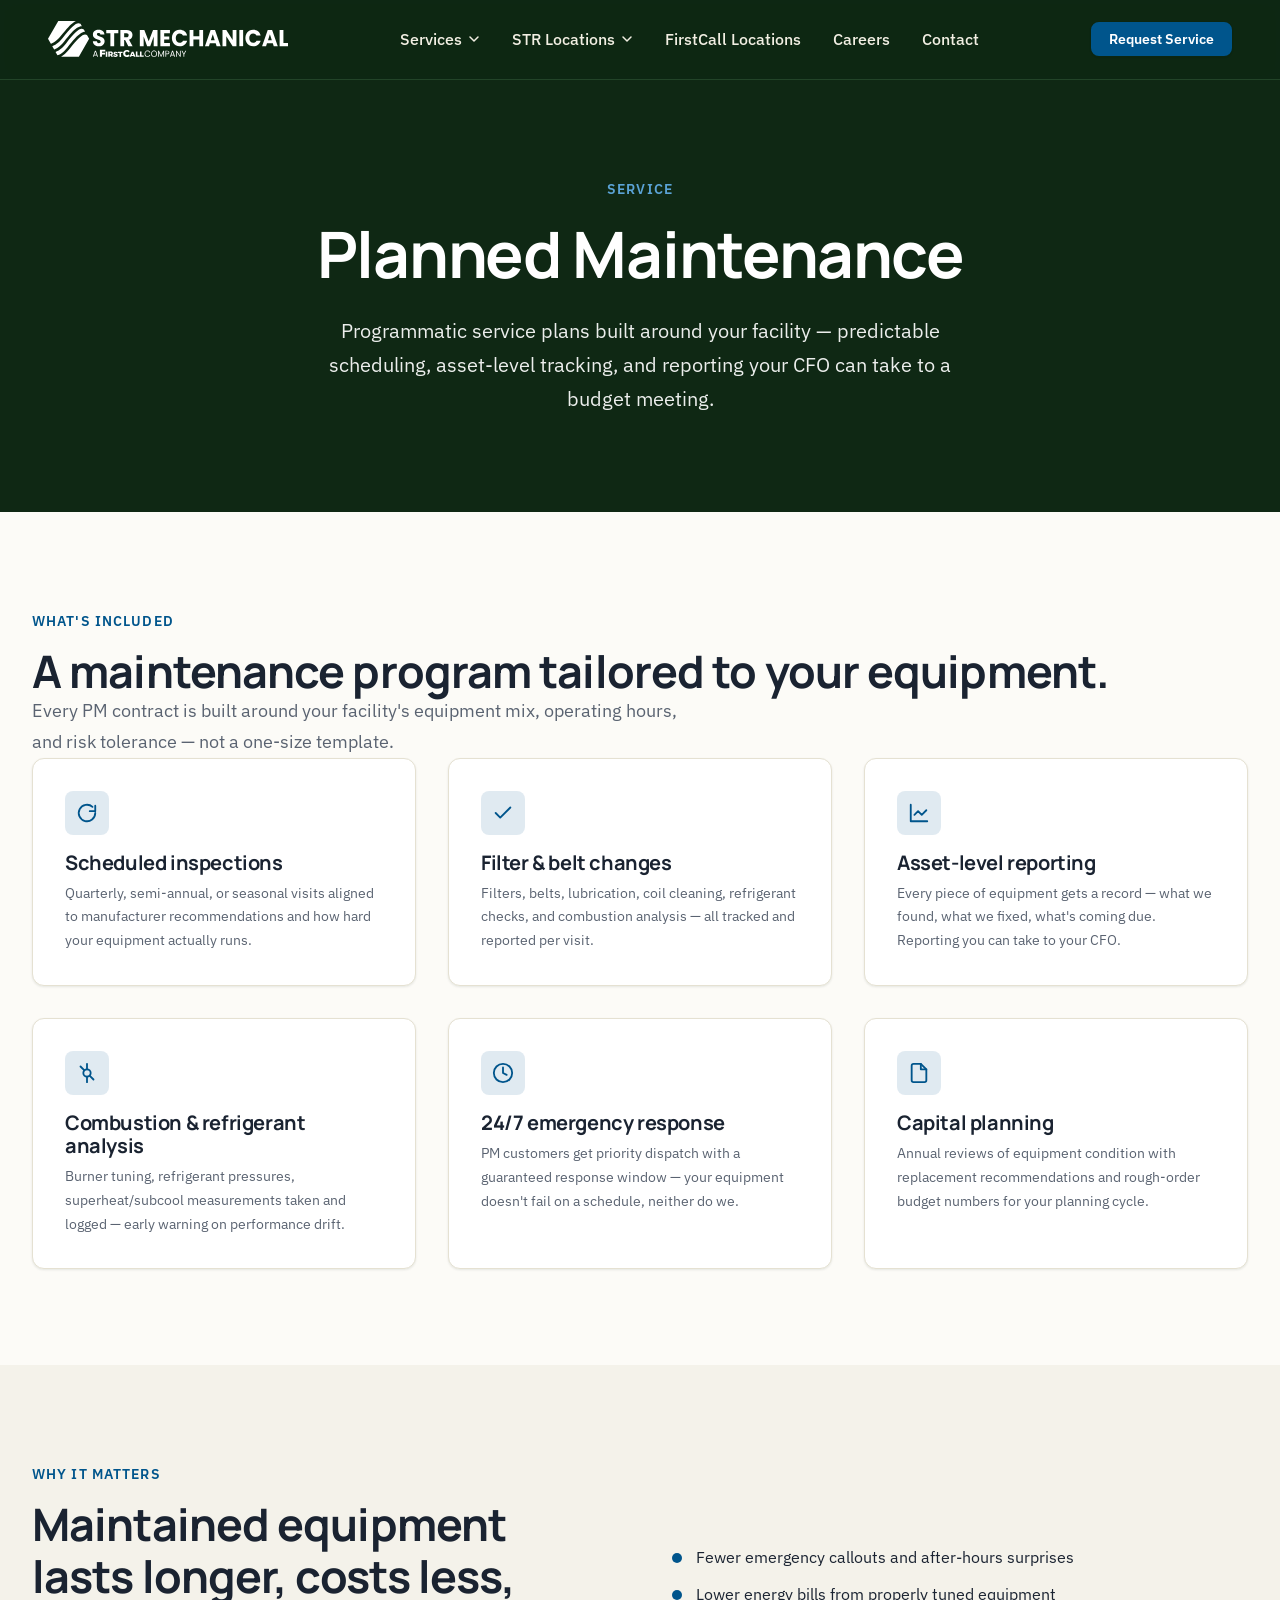
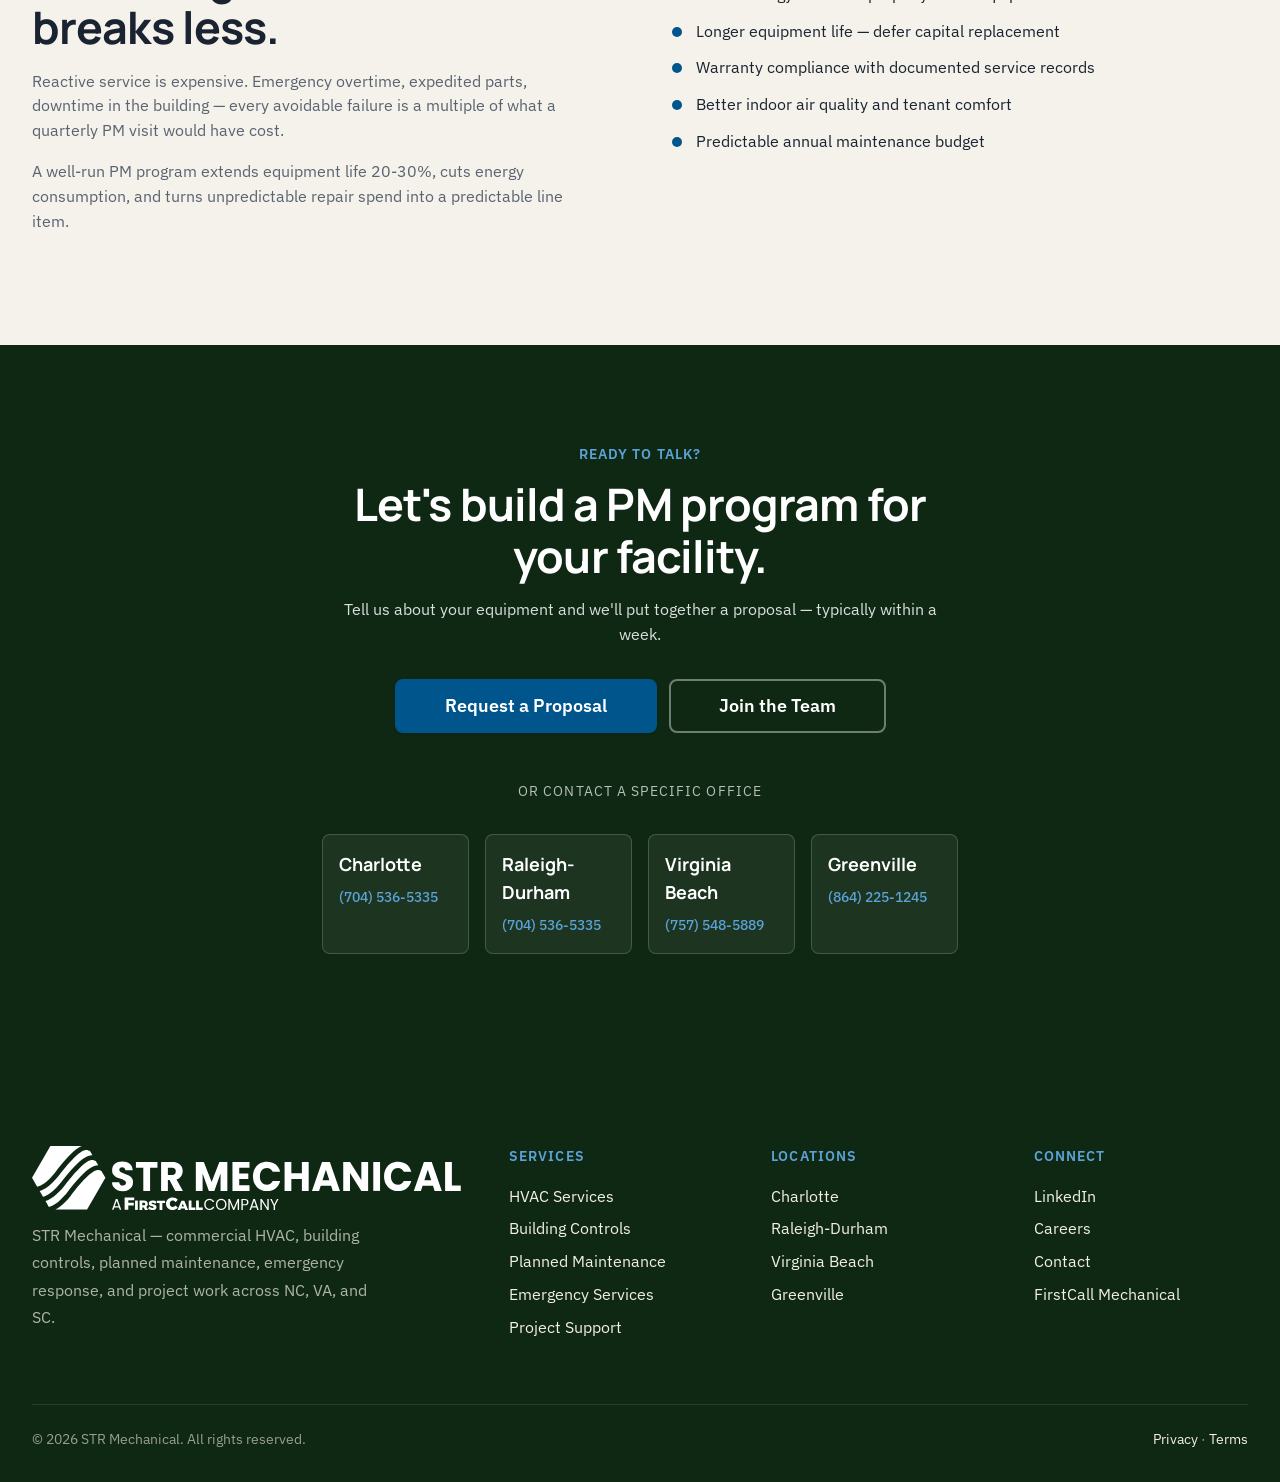
<file: services/planned-maintenance.html>
<!DOCTYPE html>
<!--
  ============================================================
  STR Service Page Template
  ============================================================

  Used to hydrate each per-service page under services/<slug>.html
  from services/<slug>/config.json. Mirrors the FirstCall Columbus
  service-page pattern: page-hero, feature-grid, info-grid (why),
  cta-band.

  Handlebars subset (same as branch.html):
    , , 

  Build directives (see scripts/build-branches.js for handlers):
    INLINE_CSS         tokens + base + components + service
    INLINE_LOGO_WHITE  shared/img/logos/str-hero.svg
    INLINE_BRANCH_JS   shared/js/site.js
  ============================================================
-->
<html lang="en">
<head>
  <meta charset="UTF-8" />
  <meta name="viewport" content="width=device-width, initial-scale=1.0" />
  <title>Planned Maintenance — STR Mechanical</title>
  <meta name="description" content="Planned maintenance programs from STR Mechanical — HVAC and building controls service contracts across NC, VA, and SC." />
  <link rel="canonical" href="https://strmechanical.com/services/planned-maintenance" />
  <meta name="theme-color" content="#1A4120" />

  <!-- Favicons (generate .ico + PNG sizes from /favicon.svg via realfavicongenerator.net) -->
  <link rel="icon" type="image/svg+xml" href="/favicon.svg" />
  <link rel="icon" type="image/x-icon" href="/favicon.ico" />
  <link rel="apple-touch-icon" sizes="180x180" href="/apple-touch-icon.png" />
  <link rel="manifest" href="/site.webmanifest" />

  <!-- Open Graph -->
  <meta property="og:type" content="website" />
  <meta property="og:site_name" content="STR Mechanical" />
  <meta property="og:locale" content="en_US" />
  <meta property="og:title" content="Planned Maintenance — STR Mechanical" />
  <meta property="og:description" content="Planned maintenance programs from STR Mechanical — HVAC and building controls service contracts across NC, VA, and SC." />
  <meta property="og:url" content="https://strmechanical.com/services/planned-maintenance" />
  <meta property="og:image" content="https://strmechanical.com/og-image.jpg" />
  <meta property="og:image:width" content="1200" />
  <meta property="og:image:height" content="630" />
  <meta property="og:image:alt" content="STR Mechanical — Planned Maintenance" />

  <!-- Twitter / X card -->
  <meta name="twitter:card" content="summary_large_image" />
  <meta name="twitter:title" content="Planned Maintenance — STR Mechanical" />
  <meta name="twitter:description" content="Planned maintenance programs from STR Mechanical — HVAC and building controls service contracts across NC, VA, and SC." />
  <meta name="twitter:image" content="https://strmechanical.com/og-image.jpg" />

  <!-- Service JSON-LD — helps Google understand this is a service offering -->
  <script type="application/ld+json">
  {
    "@context": "https://schema.org",
    "@type": "Service",
    "name": "Planned Maintenance",
    "description": "Planned maintenance programs from STR Mechanical — HVAC and building controls service contracts across NC, VA, and SC.",
    "url": "https://strmechanical.com/services/planned-maintenance",
    "provider": {
      "@type": "Organization",
      "name": "STR Mechanical",
      "url": "https://strmechanical.com"
    },
    "areaServed": [
      { "@type": "AdministrativeArea", "name": "North Carolina" },
      { "@type": "AdministrativeArea", "name": "South Carolina" },
      { "@type": "AdministrativeArea", "name": "Virginia" }
    ]
  }
  </script>

  <link rel="preconnect" href="https://fonts.googleapis.com" />
  <link rel="preconnect" href="https://fonts.gstatic.com" crossorigin />
  <link href="https://fonts.googleapis.com/css2?family=Manrope:wght@400;500;600;700;800&family=IBM+Plex+Sans:wght@300;400;500;600;700&display=swap" rel="stylesheet" />

  <style>
    /* ===== tokens.css ===== */
/* ============================================================
   STR Design Tokens — mirrors the Columbus, OH reference palette
   (Website Redesign/columbus.html inline TOKENS block).

   Cream/light theme with dark-green header + footer brackets and
   a deep-blue accent. Dark-text-on-cream content surface.
   ============================================================ */

:root {
  /* --------------------------------------------------------
     COLOR — Brand greens (FirstCall family)
     -------------------------------------------------------- */
  --color-primary:        #1A4120;
  --color-primary-dark:   #0F2814;
  --color-primary-mid:    #2D5F36;
  --color-primary-soft:   #4A7D52;

  /* Accent — deep brand blue */
  --color-accent:         #00558C;
  --color-accent-dark:    #003D66;
  --color-accent-light:   #5BA3D6;

  /* --------------------------------------------------------
     COLOR — Surfaces (cream-led, dark-bracket)
     -------------------------------------------------------- */
  --color-bg:             #FCFBF7;  /* page background — warm cream */
  --color-bg-soft:        #F4F2EA;  /* alt section bands */
  --color-bg-section:     #EDE9DC;  /* tinted bands */
  --color-bg-dark:        #0F2814;  /* deepest — footer, deep CTAs */
  --color-bg-card:        #FFFFFF;  /* lifted cards on cream */

  --color-text:           #1A2331;  /* near-black primary text */
  --color-text-muted:     #5A6371;  /* secondary copy */
  --color-text-light:     #8A93A1;  /* tertiary, meta */
  --color-text-on-dark:   #F2EFE3;  /* warm cream on dark surfaces */
  --color-text-on-primary:#FFFFFF;

  --color-border:         #E5E1D2;
  --color-border-strong:  #C9C7B7;
  --color-border-dark:    #0F2814;

  /* --------------------------------------------------------
     INDUSTRIES-GRID TIER TOKENS
     Used by the "Industries We Serve" hex grid + legend.
     -------------------------------------------------------- */
  --fc-tier-1:        #0B2E4F;   /* Specialty Focus — darkest navy */
  --fc-tier-2:        #1E5A8A;   /* Deep Expertise — mid navy */
  --fc-tier-3:        #A8C5DC;   /* Trusted Partner — light blue */
  --fc-text-light:    #FFFFFF;
  --fc-text-dark:     #0B2E4F;

  /* --------------------------------------------------------
     COLOR — Semantic
     -------------------------------------------------------- */
  --color-success:        #5BA3D6;
  --color-warning:        #B8861A;
  --color-danger:         #C0392B;
  --color-info:           #5BA3D6;

  /* --------------------------------------------------------
     TYPOGRAPHY
     Manrope (display/headings) + IBM Plex Sans (body)
     -------------------------------------------------------- */
  --font-display: "Manrope", system-ui, -apple-system, "Segoe UI", sans-serif;
  --font-body:    "IBM Plex Sans", system-ui, -apple-system, "Segoe UI", sans-serif;
  --font-mono:    "IBM Plex Mono", ui-monospace, "SF Mono", Menlo, monospace;

  --text-xs:    0.75rem;
  --text-sm:    0.875rem;
  --text-base:  1rem;
  --text-lg:    1.125rem;
  --text-xl:    1.25rem;
  --text-2xl:   1.5rem;
  --text-3xl:   1.875rem;
  --text-4xl:   2.25rem;
  --text-5xl:   3rem;
  --text-6xl:   3.75rem;
  --text-7xl:   4.5rem;

  --weight-regular:  400;
  --weight-medium:   500;
  --weight-semibold: 600;
  --weight-bold:     700;
  --weight-extrabold:800;

  --leading-tight:   1.15;
  --leading-snug:    1.3;
  --leading-normal:  1.55;
  --leading-relaxed: 1.7;

  --tracking-tight:  -0.02em;
  --tracking-normal: 0;
  --tracking-wide:   0.02em;
  --tracking-caps:   0.08em;

  /* --------------------------------------------------------
     SPACING — 4px base
     -------------------------------------------------------- */
  --space-1:   0.25rem;
  --space-2:   0.5rem;
  --space-3:   0.75rem;
  --space-4:   1rem;
  --space-5:   1.5rem;
  --space-6:   2rem;
  --space-7:   3rem;
  --space-8:   4rem;
  --space-9:   6rem;
  --space-10:  8rem;
  --space-11: 10rem;

  /* --------------------------------------------------------
     LAYOUT
     -------------------------------------------------------- */
  --container-sm:  640px;
  --container-md:  768px;
  --container-lg: 1024px;
  --container-xl: 1280px;
  --container-2xl: 1600px;
  --container-content: 1440px;

  --header-height: 80px;
  --header-height-mobile: 64px;
  --pad-x: clamp(1.25rem, 4vw, 3rem);

  /* --------------------------------------------------------
     RADII
     -------------------------------------------------------- */
  --radius-none: 0;
  --radius-sm:   4px;
  --radius-md:   8px;
  --radius-lg:   12px;
  --radius-xl:   16px;
  --radius-2xl:  24px;
  --radius-pill: 999px;

  /* --------------------------------------------------------
     SHADOWS
     -------------------------------------------------------- */
  --shadow-xs: 0 1px 2px rgba(15, 42, 31, 0.04);
  --shadow-sm: 0 1px 3px rgba(15, 42, 31, 0.06), 0 1px 2px rgba(15, 42, 31, 0.04);
  --shadow-md: 0 4px 12px rgba(15, 42, 31, 0.08), 0 2px 4px rgba(15, 42, 31, 0.04);
  --shadow-lg: 0 12px 32px rgba(15, 42, 31, 0.10), 0 4px 8px rgba(15, 42, 31, 0.04);
  --shadow-xl: 0 24px 48px rgba(15, 42, 31, 0.14), 0 8px 16px rgba(15, 42, 31, 0.06);

  /* --------------------------------------------------------
     MOTION
     -------------------------------------------------------- */
  --ease-out:     cubic-bezier(0.16, 1, 0.3, 1);
  --ease-in-out:  cubic-bezier(0.4, 0, 0.2, 1);
  --duration-fast:   150ms;
  --duration-base:   200ms;
  --duration-slow:   320ms;

  /* --------------------------------------------------------
     Z-INDEX
     -------------------------------------------------------- */
  --z-base:     1;
  --z-dropdown: 100;
  --z-sticky:   200;
  --z-header:   300;
  --z-overlay:  400;
  --z-modal:    500;
  --z-toast:    600;
}

/* Focus ring — applied via :focus-visible across the system. */
:root {
  --focus-ring: 0 0 0 3px rgba(0, 85, 140, 0.35);
}


/* ===== base.css ===== */
/* ============================================================
   FirstCall Base — resets, typography defaults, utilities
   Depends on tokens.css being loaded first.
   ============================================================ */

/* ---------- Modern reset ---------- */
*, *::before, *::after { box-sizing: border-box; }

* { margin: 0; }

html {
  -webkit-text-size-adjust: 100%;
  text-size-adjust: 100%;
  scroll-behavior: smooth;
}

body {
  min-height: 100vh;
  font-family: var(--font-body);
  font-size: var(--text-base);
  line-height: var(--leading-normal);
  color: var(--color-text);
  background: var(--color-bg);
  -webkit-font-smoothing: antialiased;
  -moz-osx-font-smoothing: grayscale;
  text-rendering: optimizeLegibility;
}

img, svg, video, canvas, picture {
  display: block;
  max-width: 100%;
  height: auto;
}

button, input, select, textarea {
  font: inherit;
  color: inherit;
}

button {
  background: none;
  border: none;
  cursor: pointer;
}

a {
  color: var(--color-primary-mid);
  text-decoration: none;
  transition: color var(--duration-base) var(--ease-out);
}

a:hover {
  color: var(--color-primary);
}

a:focus-visible,
button:focus-visible,
input:focus-visible,
select:focus-visible,
textarea:focus-visible,
[tabindex]:focus-visible {
  outline: none;
  box-shadow: var(--focus-ring);
  border-radius: var(--radius-sm);
}

ul, ol { padding-left: 1.25em; }
ul[role="list"], ol[role="list"] { list-style: none; padding: 0; }

/* ---------- Typography ---------- */

h1, h2, h3, h4, h5, h6 {
  font-family: var(--font-display);
  font-weight: var(--weight-bold);
  line-height: var(--leading-tight);
  letter-spacing: var(--tracking-tight);
  color: var(--color-text);
}

h1, .h1 {
  font-size: clamp(2.25rem, 4.5vw, var(--text-6xl));
  font-weight: var(--weight-bold);
}

h2, .h2 {
  font-size: clamp(1.875rem, 3.5vw, var(--text-5xl));
}

h3, .h3 {
  font-size: clamp(1.5rem, 2.5vw, var(--text-4xl));
}

h4, .h4 {
  font-size: var(--text-2xl);
  letter-spacing: var(--tracking-normal);
}

h5, .h5 {
  font-size: var(--text-xl);
  font-weight: var(--weight-semibold);
  letter-spacing: var(--tracking-normal);
}

h6, .h6 {
  font-size: var(--text-base);
  font-weight: var(--weight-semibold);
  text-transform: uppercase;
  letter-spacing: var(--tracking-caps);
  color: var(--color-text-muted);
}

p {
  line-height: var(--leading-normal);
  color: var(--color-text);
}

.lead {
  font-size: var(--text-lg);
  line-height: var(--leading-relaxed);
  color: var(--color-text-muted);
  max-width: 60ch;
}

.eyebrow {
  display: inline-block;
  font-family: var(--font-body);
  font-size: var(--text-sm);
  font-weight: var(--weight-semibold);
  text-transform: uppercase;
  letter-spacing: var(--tracking-caps);
  color: var(--color-accent);
  margin-bottom: var(--space-3);
}

small, .text-small { font-size: var(--text-sm); }
.text-xs { font-size: var(--text-xs); }
.text-muted { color: var(--color-text-muted); }
.text-light { color: var(--color-text-light); }

/* ---------- Layout utilities ---------- */

.container {
  width: 100%;
  max-width: var(--container-content);
  margin-inline: auto;
  padding-inline: var(--space-5);
}

.container-narrow {
  max-width: 800px;
  margin-inline: auto;
  padding-inline: var(--space-5);
}

.container-wide {
  width: 100%;
  max-width: var(--container-2xl);
  margin-inline: auto;
  padding-inline: var(--space-5);
}

@media (min-width: 768px) {
  .container, .container-narrow, .container-wide {
    padding-inline: var(--space-6);
  }
}

/* Section spacing */
.section {
  padding-block: var(--space-9);
}

.section-tight {
  padding-block: var(--space-7);
}

.section-loose {
  padding-block: var(--space-10);
}

@media (max-width: 767px) {
  .section { padding-block: var(--space-7); }
  .section-loose { padding-block: var(--space-8); }
}

.section--soft { background: var(--color-bg-soft); }
.section--tinted { background: var(--color-bg-section); }
.section--primary { background: var(--color-primary); color: var(--color-text-on-primary); }
.section--dark { background: var(--color-bg-dark); color: var(--color-text-on-dark); }

.section--primary h1, .section--primary h2, .section--primary h3,
.section--primary h4, .section--primary h5, .section--primary h6,
.section--dark h1, .section--dark h2, .section--dark h3,
.section--dark h4, .section--dark h5, .section--dark h6 {
  color: inherit;
}

.section--primary .eyebrow,
.section--dark .eyebrow {
  color: var(--color-accent-light);
}

/* Flex / grid helpers */
.stack > * + * { margin-top: var(--space-4); }
.stack-sm > * + * { margin-top: var(--space-2); }
.stack-lg > * + * { margin-top: var(--space-6); }
.stack-xl > * + * { margin-top: var(--space-7); }

.row {
  display: flex;
  flex-wrap: wrap;
  gap: var(--space-5);
}

.row--between { justify-content: space-between; }
.row--center  { align-items: center; }

.grid {
  display: grid;
  gap: var(--space-6);
}

.grid-2 { grid-template-columns: repeat(2, 1fr); }
.grid-3 { grid-template-columns: repeat(3, 1fr); }
.grid-4 { grid-template-columns: repeat(4, 1fr); }
.grid-6 { grid-template-columns: repeat(6, 1fr); }

@media (max-width: 1023px) {
  .grid-3, .grid-4 { grid-template-columns: repeat(2, 1fr); }
  .grid-6 { grid-template-columns: repeat(3, 1fr); }
}
@media (max-width: 639px) {
  .grid-2, .grid-3, .grid-4, .grid-6 { grid-template-columns: 1fr; }
}

/* Text alignment */
.text-center { text-align: center; }
.text-left   { text-align: left; }
.text-right  { text-align: right; }

/* Display */
.hidden { display: none !important; }

@media (max-width: 767px) {
  .hide-mobile { display: none !important; }
}
@media (min-width: 768px) {
  .show-mobile { display: none !important; }
}

/* Skip-to-content for accessibility */
.skip-link {
  position: absolute;
  top: -100px;
  left: var(--space-4);
  padding: var(--space-3) var(--space-5);
  background: var(--color-primary);
  color: var(--color-text-on-primary);
  border-radius: var(--radius-md);
  font-weight: var(--weight-semibold);
  z-index: var(--z-toast);
  transition: top var(--duration-base) var(--ease-out);
}

.skip-link:focus {
  top: var(--space-4);
}

/* Selection */
::selection {
  background: var(--color-accent);
  color: #fff;
}

/* Reduced motion */
@media (prefers-reduced-motion: reduce) {
  *, *::before, *::after {
    animation-duration: 0.01ms !important;
    animation-iteration-count: 1 !important;
    transition-duration: 0.01ms !important;
    scroll-behavior: auto !important;
  }
}


/* ===== components.css ===== */
/* ============================================================
   FirstCall Components — buttons, cards, forms, nav, footer,
   badges, callouts, photo strip, capabilities grid.
   Depends on tokens.css and base.css.
   ============================================================ */

/* ============================================================
   BUTTONS
   ============================================================ */

.btn {
  display: inline-flex;
  align-items: center;
  justify-content: center;
  gap: var(--space-2);
  padding: var(--space-3) var(--space-6);
  font-family: var(--font-body);
  font-size: var(--text-base);
  font-weight: var(--weight-semibold);
  letter-spacing: var(--tracking-normal);
  line-height: 1;
  border: 2px solid transparent;
  border-radius: var(--radius-md);
  cursor: pointer;
  text-decoration: none;
  transition:
    background-color var(--duration-base) var(--ease-out),
    border-color var(--duration-base) var(--ease-out),
    color var(--duration-base) var(--ease-out),
    transform var(--duration-fast) var(--ease-out),
    box-shadow var(--duration-base) var(--ease-out);
  white-space: nowrap;
}

.btn:active { transform: translateY(1px); }

.btn--primary {
  background: var(--color-accent);
  color: #fff;
  border-color: var(--color-accent);
  box-shadow: var(--shadow-sm);
}
.btn--primary:hover {
  background: var(--color-accent-dark);
  border-color: var(--color-accent-dark);
  color: #fff;
  box-shadow: var(--shadow-md);
}

.btn--secondary {
  background: var(--color-primary);
  color: #fff;
  border-color: var(--color-primary);
}
.btn--secondary:hover {
  background: var(--color-primary-dark);
  border-color: var(--color-primary-dark);
  color: #fff;
}

.btn--outline {
  background: transparent;
  color: var(--color-primary);
  border-color: var(--color-primary);
}
.btn--outline:hover {
  background: var(--color-primary);
  color: #fff;
}

.btn--ghost {
  background: transparent;
  color: var(--color-primary);
  border-color: transparent;
}
.btn--ghost:hover {
  background: var(--color-bg-section);
  color: var(--color-primary-dark);
}

.btn--on-dark {
  background: #fff;
  color: var(--color-primary);
  border-color: #fff;
}
.btn--on-dark:hover {
  background: var(--color-bg-section);
  color: var(--color-primary-dark);
}

.btn--outline-on-dark {
  background: transparent;
  color: #fff;
  border-color: rgba(255,255,255,0.4);
}
.btn--outline-on-dark:hover {
  background: rgba(255,255,255,0.1);
  border-color: #fff;
  color: #fff;
}

/* Size variants */
.btn--sm { padding: var(--space-2) var(--space-4); font-size: var(--text-sm); }
.btn--lg { padding: var(--space-4) var(--space-7); font-size: var(--text-lg); }
.btn--full { width: 100%; }

/* Inline-link arrow button (used a lot on ServiceLogic-style sites) */
.link-arrow {
  display: inline-flex;
  align-items: center;
  gap: var(--space-2);
  font-weight: var(--weight-semibold);
  color: var(--color-primary);
  text-decoration: none;
  transition: gap var(--duration-base) var(--ease-out), color var(--duration-base) var(--ease-out);
}

.link-arrow::after {
  content: "→";
  transition: transform var(--duration-base) var(--ease-out);
  font-weight: var(--weight-regular);
}

.link-arrow:hover {
  color: var(--color-accent);
  gap: var(--space-3);
}

.link-arrow:hover::after { transform: translateX(2px); }

.link-arrow--on-dark { color: var(--color-accent-light); }
.link-arrow--on-dark:hover { color: #fff; }

/* ============================================================
   CARDS
   ============================================================ */

.card {
  background: var(--color-bg);
  border: 1px solid var(--color-border);
  border-radius: var(--radius-lg);
  padding: var(--space-6);
  transition:
    border-color var(--duration-base) var(--ease-out),
    box-shadow var(--duration-base) var(--ease-out),
    transform var(--duration-base) var(--ease-out);
}

.card--hover:hover {
  border-color: var(--color-border-strong);
  box-shadow: var(--shadow-lg);
  transform: translateY(-2px);
}

.card--feature {
  display: flex;
  flex-direction: column;
  gap: var(--space-4);
}

.card--feature .card__icon {
  width: 56px;
  height: 56px;
  display: inline-flex;
  align-items: center;
  justify-content: center;
  background: var(--color-bg-section);
  color: var(--color-primary);
  border-radius: var(--radius-md);
}

.card--feature .card__icon svg { width: 28px; height: 28px; }

.card__title {
  font-family: var(--font-display);
  font-size: var(--text-xl);
  font-weight: var(--weight-bold);
  letter-spacing: var(--tracking-tight);
  color: var(--color-text);
}

.card__body {
  color: var(--color-text-muted);
  line-height: var(--leading-relaxed);
}

/* Branch quick-card (used on parent homepage) */
.branch-card {
  background: var(--color-bg);
  border: 1px solid var(--color-border);
  border-radius: var(--radius-lg);
  padding: var(--space-6);
  display: flex;
  flex-direction: column;
  gap: var(--space-3);
  transition:
    border-color var(--duration-base) var(--ease-out),
    box-shadow var(--duration-base) var(--ease-out),
    transform var(--duration-base) var(--ease-out);
}

.branch-card:hover {
  border-color: var(--color-primary-mid);
  box-shadow: var(--shadow-lg);
  transform: translateY(-2px);
}

.branch-card__location {
  font-family: var(--font-body);
  font-size: var(--text-sm);
  font-weight: var(--weight-semibold);
  text-transform: uppercase;
  letter-spacing: var(--tracking-caps);
  color: var(--color-accent);
}

.branch-card__name {
  font-family: var(--font-display);
  font-size: var(--text-2xl);
  font-weight: var(--weight-bold);
  letter-spacing: var(--tracking-tight);
}

.branch-card__phone {
  font-size: var(--text-lg);
  font-weight: var(--weight-medium);
  color: var(--color-text);
}

.branch-card__phone a { color: inherit; }
.branch-card__phone a:hover { color: var(--color-primary); }

/* ============================================================
   FORMS
   ============================================================ */

.form-field {
  display: flex;
  flex-direction: column;
  gap: var(--space-2);
  margin-bottom: var(--space-4);
}

.form-label {
  font-family: var(--font-body);
  font-size: var(--text-sm);
  font-weight: var(--weight-semibold);
  color: var(--color-text);
}

.form-label .required {
  color: var(--color-accent);
  margin-left: 2px;
}

.form-input,
.form-textarea,
.form-select {
  width: 100%;
  padding: var(--space-3) var(--space-4);
  font-family: var(--font-body);
  font-size: var(--text-base);
  color: var(--color-text);
  background: var(--color-bg);
  border: 1.5px solid var(--color-border);
  border-radius: var(--radius-md);
  transition: border-color var(--duration-base) var(--ease-out), background var(--duration-base) var(--ease-out);
}

.form-input:hover,
.form-textarea:hover,
.form-select:hover {
  border-color: var(--color-border-strong);
}

.form-input:focus,
.form-textarea:focus,
.form-select:focus {
  outline: none;
  border-color: var(--color-primary-mid);
  box-shadow: 0 0 0 3px rgba(0, 85, 140, 0.15);
}

.form-textarea {
  min-height: 140px;
  resize: vertical;
  line-height: var(--leading-normal);
}

.form-select {
  appearance: none;
  background-image: url("data:image/svg+xml;utf8,<svg xmlns='http://www.w3.org/2000/svg' viewBox='0 0 20 20' fill='%231A2421'><path d='M5 8l5 5 5-5z'/></svg>");
  background-repeat: no-repeat;
  background-position: right var(--space-4) center;
  background-size: 16px;
  padding-right: var(--space-7);
}

.form-help {
  font-size: var(--text-xs);
  color: var(--color-text-light);
}

.form-error {
  font-size: var(--text-xs);
  color: var(--color-danger);
  font-weight: var(--weight-medium);
}

.form-input--error,
.form-textarea--error,
.form-select--error {
  border-color: var(--color-danger);
}

/* Checkbox / radio */
.form-checkbox,
.form-radio {
  display: flex;
  gap: var(--space-3);
  align-items: flex-start;
  cursor: pointer;
  font-size: var(--text-sm);
}

.form-checkbox input,
.form-radio input {
  margin-top: 2px;
  accent-color: var(--color-primary);
  width: 18px;
  height: 18px;
}

/* ============================================================
   HEADER / NAV  (Columbus-style: dark green bar over cream page)
   ============================================================ */

.site-header {
  position: sticky;
  top: 0;
  z-index: var(--z-header);
  background: rgba(15, 40, 20, 0.92);
  backdrop-filter: saturate(180%) blur(10px);
  -webkit-backdrop-filter: saturate(180%) blur(10px);
  border-bottom: 1px solid rgba(74, 125, 82, 0.35);
  height: var(--header-height);
  display: flex;
  align-items: center;
  transition: box-shadow var(--duration-base) var(--ease-out), background var(--duration-base) var(--ease-out);
}

.site-header.is-scrolled {
  box-shadow: 0 1px 0 rgba(0,0,0,0.4), var(--shadow-sm);
  background: rgba(15, 40, 20, 0.97);
}

.site-header__inner {
  width: 100%;
  max-width: var(--container-2xl);
  margin-inline: auto;
  padding-inline: var(--pad-x);
  display: flex;
  align-items: center;
  justify-content: space-between;
  gap: var(--space-6);
}

.site-header__logo {
  display: inline-flex;
  align-items: center;
  gap: var(--space-3);
  text-decoration: none;
}

.site-header__logo svg {
  height: 36px;
  width: auto;
  display: block;
}

.site-header__tagline {
  font-family: var(--font-body);
  font-size: var(--text-xs);
  font-weight: var(--weight-semibold);
  text-transform: uppercase;
  letter-spacing: var(--tracking-caps);
  color: var(--color-accent-light);
  padding-left: var(--space-3);
  border-left: 1px solid rgba(242, 239, 227, 0.3);
}

@media (max-width: 767px) { .site-header__tagline { display: none; } }

.site-nav {
  display: flex;
  align-items: center;
  gap: var(--space-6);
}

.site-nav__link {
  font-family: var(--font-body);
  font-size: var(--text-base);
  font-weight: var(--weight-medium);
  color: var(--color-text-on-dark);
  text-decoration: none;
  padding: var(--space-2) 0;
  position: relative;
  transition: color var(--duration-base) var(--ease-out);
}

.site-nav__link::after {
  content: "";
  position: absolute;
  left: 0;
  bottom: -4px;
  width: 0;
  height: 2px;
  background: var(--color-accent-light);
  transition: width var(--duration-base) var(--ease-out);
}

.site-nav__link:hover { color: var(--color-accent-light); }

.site-nav__link:hover::after,
.site-nav__link[aria-current="page"]::after {
  width: 100%;
}

.site-nav__link[aria-current="page"] {
  color: var(--color-accent-light);
  font-weight: var(--weight-semibold);
}

/* Nav dropdowns (Services + STR Locations) */
.site-nav__dropdown-wrap { position: relative; }
.site-nav__dropdown-toggle {
  background: none;
  border: none;
  cursor: pointer;
  display: inline-flex;
  align-items: center;
  gap: 6px;
}
.site-nav__caret {
  width: 12px;
  height: 12px;
  transition: transform var(--duration-base) var(--ease-out);
}
.site-nav__dropdown-toggle[aria-expanded="true"] .site-nav__caret { transform: rotate(180deg); }
.site-nav__dropdown {
  position: absolute;
  top: calc(100% + 6px);
  left: -8px;
  min-width: 240px;
  background: rgba(15, 40, 20, 0.97);
  backdrop-filter: saturate(180%) blur(10px);
  -webkit-backdrop-filter: saturate(180%) blur(10px);
  border: 1px solid rgba(74, 125, 82, 0.35);
  border-radius: var(--radius-md);
  padding: var(--space-2);
  box-shadow: var(--shadow-lg);
  opacity: 0;
  pointer-events: none;
  transform: translateY(-4px);
  transition: opacity var(--duration-base) var(--ease-out), transform var(--duration-base) var(--ease-out);
  z-index: 1;
}
.site-nav__dropdown.is-open {
  opacity: 1;
  pointer-events: auto;
  transform: translateY(0);
}
.site-nav__dropdown-link {
  display: block;
  padding: var(--space-3) var(--space-3);
  color: var(--color-text-on-dark);
  border-radius: var(--radius-sm);
  font-size: var(--text-base);
  font-weight: var(--weight-medium);
  text-decoration: none;
  transition: background var(--duration-base) var(--ease-out), color var(--duration-base) var(--ease-out);
}
.site-nav__dropdown-link:hover,
.site-nav__dropdown-link:focus-visible {
  background: rgba(91, 163, 214, 0.15);
  color: var(--color-accent-light);
}
.site-nav__dropdown-link[aria-current="page"] {
  color: var(--color-accent-light);
  background: rgba(91, 163, 214, 0.1);
}

.site-header__cta {
  display: flex;
  align-items: center;
  gap: var(--space-3);
}

/* Mobile menu toggle */
.menu-toggle {
  display: none;
  width: 44px;
  height: 44px;
  align-items: center;
  justify-content: center;
  border-radius: var(--radius-md);
}

.menu-toggle:hover { background: rgba(242, 239, 227, 0.1); }

.menu-toggle__bars,
.menu-toggle__bars::before,
.menu-toggle__bars::after {
  display: block;
  width: 22px;
  height: 2px;
  background: var(--color-text-on-dark);
  position: relative;
  transition: transform var(--duration-base) var(--ease-out), top var(--duration-base) var(--ease-out);
}

.menu-toggle__bars::before,
.menu-toggle__bars::after {
  content: "";
  position: absolute;
  left: 0;
}

.menu-toggle__bars::before { top: -7px; }
.menu-toggle__bars::after  { top: 7px; }

@media (max-width: 1023px) {
  .menu-toggle { display: inline-flex; }
  .site-nav {
    position: fixed;
    top: var(--header-height);
    left: 0;
    right: 0;
    background: var(--color-primary-dark);
    flex-direction: column;
    align-items: stretch;
    padding: var(--space-5);
    border-bottom: 1px solid var(--color-border);
    box-shadow: var(--shadow-lg);
    transform: translateY(-120%);
    transition: transform var(--duration-slow) var(--ease-out);
    gap: 0;
  }
  .site-nav.is-open { transform: translateY(0); }
  .site-nav__link {
    padding-block: var(--space-4);
    border-bottom: 1px solid rgba(74, 125, 82, 0.4);
    font-size: var(--text-lg);
  }
  .site-nav__link:last-child { border-bottom: none; }
  .site-nav__link::after { display: none; }
  .site-header__cta .btn { display: none; }
  .hide-mobile { display: none !important; }

  /* Mobile dropdowns: full-width toggle + collapsible inline menu */
  .site-nav__dropdown-wrap { width: 100%; }
  .site-nav__dropdown-toggle {
    width: 100%;
    justify-content: space-between;
    padding-block: var(--space-4);
    border-bottom: 1px solid rgba(74, 125, 82, 0.4);
    font-size: var(--text-lg);
    color: var(--color-text-on-dark);
  }
  .site-nav__dropdown {
    position: static;
    opacity: 1;
    pointer-events: auto;
    transform: none;
    background: transparent;
    backdrop-filter: none;
    -webkit-backdrop-filter: none;
    border: none;
    border-radius: 0;
    box-shadow: none;
    padding: 0;
    min-width: 0;
    max-height: 0;
    overflow: hidden;
    transition: max-height var(--duration-slow) var(--ease-out);
  }
  .site-nav__dropdown.is-open { max-height: 400px; }
  .site-nav__dropdown-link {
    padding-block: var(--space-3);
    padding-left: var(--space-5);
    border-bottom: 1px solid rgba(74, 125, 82, 0.25);
    font-size: var(--text-base);
  }
}

/* ============================================================
   FOOTER
   ============================================================ */

.site-footer {
  background: var(--color-bg-dark);
  color: var(--color-text-on-dark);
  padding-block: var(--space-9) var(--space-6);
}

.site-footer a { color: var(--color-text-on-dark); text-decoration: none; }
.site-footer a:hover { color: var(--color-accent-light); }

.site-footer__grid {
  display: grid;
  grid-template-columns: 2fr 1fr 1fr 1fr;
  gap: var(--space-7);
  margin-bottom: var(--space-8);
}

@media (max-width: 1023px) {
  .site-footer__grid { grid-template-columns: 1fr 1fr; }
}
@media (max-width: 639px) {
  .site-footer__grid { grid-template-columns: 1fr; }
}

.site-footer__heading {
  font-family: var(--font-body);
  font-size: var(--text-sm);
  font-weight: var(--weight-semibold);
  text-transform: uppercase;
  letter-spacing: var(--tracking-caps);
  color: var(--color-accent-light);
  margin-bottom: var(--space-4);
}

.site-footer__list { list-style: none; padding: 0; display: flex; flex-direction: column; gap: var(--space-2); }
.site-footer__list a { font-size: var(--text-base); }

.site-footer__brand p {
  color: rgba(242, 239, 227, 0.7);
  max-width: 36ch;
  margin-top: var(--space-3);
  line-height: var(--leading-relaxed);
}

.site-footer__bottom {
  padding-top: var(--space-5);
  border-top: 1px solid rgba(255,255,255,0.1);
  display: flex;
  justify-content: space-between;
  flex-wrap: wrap;
  gap: var(--space-4);
  font-size: var(--text-sm);
  color: rgba(242, 239, 227, 0.6);
}

/* ============================================================
   BADGES / TAGS / CALLOUTS
   ============================================================ */

.badge {
  display: inline-flex;
  align-items: center;
  gap: var(--space-2);
  padding: var(--space-1) var(--space-3);
  font-size: var(--text-xs);
  font-weight: var(--weight-semibold);
  text-transform: uppercase;
  letter-spacing: var(--tracking-caps);
  border-radius: var(--radius-pill);
  background: var(--color-bg-section);
  color: var(--color-primary);
}

.badge--accent { background: var(--color-accent); color: #fff; }
.badge--primary { background: var(--color-primary); color: #fff; }
.badge--outline { background: transparent; border: 1.5px solid var(--color-border-strong); color: var(--color-text-muted); }

.callout {
  background: var(--color-bg-section);
  border-left: 4px solid var(--color-accent);
  padding: var(--space-5) var(--space-6);
  border-radius: var(--radius-md);
}

/* ============================================================
   PHOTO STRIP (horizontal scrolling row used on branch sites)
   ============================================================ */

.photo-strip {
  display: grid;
  grid-auto-flow: column;
  grid-auto-columns: minmax(280px, 1fr);
  gap: var(--space-4);
  overflow-x: auto;
  padding-bottom: var(--space-3);
  scroll-snap-type: x mandatory;
  scrollbar-width: thin;
}

.photo-strip__item {
  scroll-snap-align: start;
  aspect-ratio: 4 / 3;
  border-radius: var(--radius-lg);
  overflow: hidden;
  background: var(--color-bg-section);
}

.photo-strip__item img {
  width: 100%;
  height: 100%;
  object-fit: cover;
}

@media (min-width: 1024px) {
  .photo-strip {
    grid-auto-columns: minmax(0, 1fr);
    grid-auto-flow: row;
    grid-template-columns: repeat(4, 1fr);
    overflow: visible;
  }
}

/* ============================================================
   CAPABILITIES GRID (homepage + branch)
   ============================================================ */

.capabilities {
  display: grid;
  grid-template-columns: repeat(3, 1fr);
  gap: var(--space-5);
}

@media (max-width: 1023px) { .capabilities { grid-template-columns: repeat(2, 1fr); } }
@media (max-width: 639px)  { .capabilities { grid-template-columns: 1fr; } }

.capability {
  background: var(--color-bg);
  border: 1px solid var(--color-border);
  border-radius: var(--radius-lg);
  padding: var(--space-6);
  display: flex;
  flex-direction: column;
  gap: var(--space-3);
  transition:
    border-color var(--duration-base) var(--ease-out),
    box-shadow var(--duration-base) var(--ease-out),
    transform var(--duration-base) var(--ease-out);
}

.capability:hover {
  border-color: var(--color-primary-mid);
  box-shadow: var(--shadow-lg);
  transform: translateY(-2px);
}

.capability__icon {
  width: 56px;
  height: 56px;
  display: inline-flex;
  align-items: center;
  justify-content: center;
  background: var(--color-primary);
  color: #fff;
  border-radius: var(--radius-md);
}

.capability__icon svg { width: 28px; height: 28px; }

.capability__title {
  font-family: var(--font-display);
  font-size: var(--text-xl);
  font-weight: var(--weight-bold);
  letter-spacing: var(--tracking-tight);
}

.capability__body {
  color: var(--color-text-muted);
  line-height: var(--leading-relaxed);
  font-size: var(--text-base);
}

/* ============================================================
   HERO (parent + branch share this structural pattern)
   ============================================================ */

.hero {
  position: relative;
  padding-block: var(--space-10) var(--space-9);
  overflow: hidden;
}

.hero--with-photo {
  display: grid;
  grid-template-columns: 1fr 1fr;
  gap: var(--space-8);
  align-items: center;
}

@media (max-width: 1023px) {
  .hero--with-photo { grid-template-columns: 1fr; gap: var(--space-6); }
}

.hero__eyebrow {
  display: inline-block;
  font-size: var(--text-sm);
  font-weight: var(--weight-semibold);
  text-transform: uppercase;
  letter-spacing: var(--tracking-caps);
  color: var(--color-accent);
  margin-bottom: var(--space-4);
}

.hero__title {
  font-family: var(--font-display);
  font-size: clamp(2.5rem, 5vw, var(--text-7xl));
  font-weight: var(--weight-extrabold);
  line-height: var(--leading-tight);
  letter-spacing: var(--tracking-tight);
  margin-bottom: var(--space-5);
  max-width: 16ch;
}

.hero__lede {
  font-size: var(--text-xl);
  line-height: var(--leading-relaxed);
  color: var(--color-text-muted);
  max-width: 50ch;
  margin-bottom: var(--space-6);
}

.hero__cta {
  display: flex;
  flex-wrap: wrap;
  gap: var(--space-3);
}

.hero__photo {
  aspect-ratio: 5 / 4;
  border-radius: var(--radius-xl);
  overflow: hidden;
  background: var(--color-bg-section);
  box-shadow: var(--shadow-xl);
}

.hero__photo img {
  width: 100%; height: 100%; object-fit: cover;
}

/* ============================================================
   COLOR SWATCHES (used in styleguide only, but kept here so
   the swatch component is documented within the system)
   ============================================================ */

.swatch {
  display: flex;
  flex-direction: column;
  gap: var(--space-2);
}

.swatch__chip {
  height: 96px;
  border-radius: var(--radius-md);
  border: 1px solid var(--color-border);
}

.swatch__meta {
  font-size: var(--text-xs);
  color: var(--color-text-muted);
}

.swatch__meta strong {
  display: block;
  color: var(--color-text);
  font-size: var(--text-sm);
  font-weight: var(--weight-semibold);
}


/* ===== service.css ===== */
/* ============================================================
   shared/css/service.css

   Page-specific styles for per-service pages (the template at
   shared/templates/service.html). Inlined by
   scripts/build-branches.js when building service pages.

   Extracted from the FirstCall Columbus service-page reference
   (Website Redesign/columbus/planned-maintenance.html etc.) so
   STR's service pages match that visual structure exactly.
   ============================================================ */

/* ===== PAGE HERO (text-only, dark green band) ===== */
.page-hero {
  position: relative;
  padding-bottom: var(--space-9);
  padding-top: calc(var(--header-height) + var(--space-9));
  margin-top: calc(var(--header-height) * -1);
  background: var(--color-primary-dark);
  color: #fff;
  text-align: center;
}
@media (max-width: 767px) {
  .page-hero {
    padding-bottom: var(--space-7);
    padding-top: calc(var(--header-height) + var(--space-6));
  }
}
.page-hero__inner { max-width: 760px; margin-inline: auto; }
.page-hero__eyebrow {
  display: inline-block;
  font-size: var(--text-sm);
  font-weight: var(--weight-semibold);
  text-transform: uppercase;
  letter-spacing: var(--tracking-caps);
  color: var(--color-accent-light);
  margin-bottom: var(--space-4);
}
.page-hero__title {
  font-size: clamp(2.25rem, 5vw, 4rem);
  color: #fff;
  margin-bottom: var(--space-5);
}
.page-hero__lede {
  font-size: var(--text-xl);
  line-height: var(--leading-relaxed);
  color: rgba(255, 255, 255, 0.92);
  max-width: 56ch;
  margin-inline: auto;
}

/* ===== FEATURE CARDS (3-up grid of capability tiles) ===== */
.feature-grid {
  display: grid;
  grid-template-columns: repeat(3, 1fr);
  gap: var(--space-6);
}
@media (max-width: 1023px) { .feature-grid { grid-template-columns: repeat(2, 1fr); } }
@media (max-width: 639px)  { .feature-grid { grid-template-columns: 1fr; } }
.feature {
  background: var(--color-bg-card);
  padding: var(--space-6);
  border-radius: var(--radius-lg);
  border: 1px solid var(--color-border);
  box-shadow: var(--shadow-sm);
  transition: transform var(--duration-base) var(--ease-out),
              box-shadow var(--duration-base) var(--ease-out);
}
.feature:hover {
  transform: translateY(-3px);
  box-shadow: var(--shadow-md);
}
.feature__icon {
  width: 44px;
  height: 44px;
  border-radius: var(--radius-md);
  background: rgba(0, 85, 140, 0.12);
  color: var(--color-accent);
  display: flex;
  align-items: center;
  justify-content: center;
  margin-bottom: var(--space-4);
}
.feature__icon svg { width: 22px; height: 22px; }
.feature h3 {
  font-size: var(--text-xl);
  margin-bottom: var(--space-2);
}
.feature p {
  color: var(--color-text-muted);
  line-height: var(--leading-relaxed);
  font-size: var(--text-sm);
}

/* ===== TWO-COLUMN INFO BLOCK (why-it-matters band) ===== */
.info-grid {
  display: grid;
  grid-template-columns: 1fr 1fr;
  gap: var(--space-8);
  align-items: center;
}
@media (max-width: 1023px) { .info-grid { grid-template-columns: 1fr; gap: var(--space-6); } }
.info-grid h2 {
  margin-bottom: var(--space-4);
  max-width: 18ch;
}
.info-grid p {
  color: var(--color-text-muted);
  margin-bottom: var(--space-4);
  max-width: 56ch;
}
.info-grid ul { list-style: none; padding: 0; }
.info-grid li {
  padding-left: var(--space-5);
  position: relative;
  margin-bottom: var(--space-3);
  color: var(--color-text);
}
.info-grid li::before {
  content: "";
  position: absolute;
  left: 0;
  top: 8px;
  width: 10px;
  height: 10px;
  border-radius: 50%;
  background: var(--color-accent);
}

/* ===== CTA BAND (bottom dark green prompt) ===== */
.cta-band {
  background: var(--color-bg-dark);
  color: var(--color-text-on-dark);
  padding-block: var(--space-9);
  text-align: center;
}
.cta-band__inner { max-width: 700px; margin-inline: auto; }
.cta-band h2 {
  color: #fff;
  margin-bottom: var(--space-4);
}
.cta-band p {
  color: rgba(255, 255, 255, 0.85);
  margin-bottom: var(--space-6);
}
.cta-band__row {
  display: flex;
  justify-content: center;
  gap: var(--space-3);
  flex-wrap: wrap;
}

/* ===== "AT-YOUR-LOCATION" PICKER (4 STR offices at the bottom) ===== */
.location-picker {
  display: grid;
  grid-template-columns: repeat(4, 1fr);
  gap: var(--space-4);
  margin-top: var(--space-6);
}
@media (max-width: 1023px) { .location-picker { grid-template-columns: repeat(2, 1fr); } }
@media (max-width: 639px)  { .location-picker { grid-template-columns: 1fr; } }
.location-picker__item {
  background: rgba(255, 255, 255, 0.06);
  border: 1px solid rgba(255, 255, 255, 0.18);
  border-radius: var(--radius-md);
  padding: var(--space-4);
  color: var(--color-text-on-dark);
  text-decoration: none;
  text-align: left;
  display: flex;
  flex-direction: column;
  gap: var(--space-2);
  transition: background var(--duration-base) var(--ease-out),
              border-color var(--duration-base) var(--ease-out),
              transform var(--duration-base) var(--ease-out);
}
.location-picker__item:hover {
  background: rgba(91, 163, 214, 0.12);
  border-color: var(--color-accent-light);
  transform: translateY(-2px);
}
.location-picker__city {
  font-family: var(--font-display);
  font-weight: var(--weight-bold);
  font-size: var(--text-lg);
  color: #fff;
}
.location-picker__phone {
  font-size: var(--text-sm);
  color: var(--color-accent-light);
  font-weight: var(--weight-medium);
}

  </style>
</head>

<body>
  <a href="#main" class="skip-link">Skip to content</a>

  <!-- HEADER -->
  <header class="site-header" role="banner">
    <div class="site-header__inner">
      <a class="site-header__logo" href="../index.html" aria-label="STR Mechanical, home">
        <svg id="Layer_2" data-name="Layer 2" xmlns="http://www.w3.org/2000/svg" viewBox="0 0 1774.69 265.77">
  <defs>
    <style>
      .cls-1 {
        fill: #fff;
      }
    </style>
  </defs>
  <g id="Layer_1-2" data-name="Layer 1">
    <g>
      <path class="cls-1" d="M287.85,104.05c-3.91-2.26-8.55-4.31-14.07-4.31-21.66,0-57.15,33.24-115.09,107.77-25.43,31.06-46.07,47.02-62.08,55.5h131.18l75.93-131.51-15.85-27.46h-.02Z"/>
      <path class="cls-1" d="M143.16,195.12c43.25-55.65,73.03-87.43,96.5-102.98,12.39-8.21,23.52-12.2,34.06-12.2h.23l-9.54-16.52-.13-.08c-4.22-2.61-9.39-5.28-15.69-5.28-21.66,0-57.15,33.24-115.09,107.77-34.7,42.39-60.5,56.66-77.77,62.18l13.94,24.15c14.15-3.32,37.88-13.57,73.49-57.06v.02Z"/>
      <path class="cls-1" d="M109.57,123.87c-34.88,42.61-60.76,56.8-78.03,62.26l13.94,24.15c14.26-3.57,37.71-14.34,72.49-56.82,43.25-55.65,73.03-87.43,96.5-102.98,12.38-8.21,23.52-12.2,34.06-12.2.46,0,.93.04,1.39.05l-9.91-17.17c-4.16-2.54-9.21-5.06-15.34-5.06-21.66,0-57.15,33.24-115.09,107.77h-.01Z"/>
      <path class="cls-1" d="M94.05,111.49C137.3,55.84,167.08,24.06,190.54,8.51c5.58-3.7,10.91-6.5,16.04-8.51H75.93L0,131.51l21.29,36.87c14.23-3.5,37.76-14.14,72.76-56.89Z"/>
    </g>
    <g>
      <path class="cls-1" d="M353.45,182.76c-6.67-2.84-12.01-7.04-16-12.61s-6.1-12.27-6.32-20.11h29.86c.44,4.43,1.91,7.81,4.43,10.14,2.51,2.33,5.8,3.49,9.84,3.49s7.44-.99,9.85-2.98c2.4-1.99,3.61-4.74,3.61-8.27,0-2.95-.96-5.4-2.87-7.33-1.92-1.93-4.27-3.52-7.06-4.77s-6.76-2.67-11.9-4.26c-7.44-2.39-13.51-4.77-18.21-7.16-4.7-2.39-8.75-5.91-12.14-10.57s-5.09-10.74-5.09-18.24c0-11.13,3.88-19.86,11.65-26.16,7.77-6.31,17.89-9.46,30.35-9.46s22.91,3.15,30.68,9.46c7.76,6.31,11.92,15.08,12.47,26.33h-30.36c-.22-3.86-1.59-6.9-4.1-9.12-2.52-2.22-5.74-3.32-9.68-3.32-3.39,0-6.13.94-8.2,2.81-2.08,1.88-3.12,4.58-3.12,8.1,0,3.86,1.75,6.88,5.25,9.03,3.5,2.16,8.97,4.49,16.41,6.99,7.44,2.62,13.48,5.11,18.13,7.5s8.67,5.85,12.06,10.4c3.39,4.55,5.09,10.4,5.09,17.56s-1.67,13.01-5,18.58c-3.34,5.57-8.18,10-14.52,13.29-6.35,3.3-13.84,4.94-22.48,4.94s-15.97-1.42-22.64-4.26h.01Z"/>
      <path class="cls-1" d="M519.17,66.18v23.35h-30.52v96.3h-28.06v-96.3h-30.52v-23.35h89.1Z"/>
      <path class="cls-1" d="M593,185.83l-23.96-45.17h-6.73v45.17h-28.06v-119.65h47.09c9.08,0,16.82,1.65,23.22,4.94,6.4,3.3,11.18,7.81,14.36,13.55,3.17,5.74,4.76,12.13,4.76,19.18,0,7.95-2.16,15.06-6.48,21.31s-10.69,10.68-19.12,13.29l26.58,47.38h-31.67,0ZM562.32,120.04h17.39c5.14,0,9-1.3,11.57-3.92,2.57-2.61,3.86-6.31,3.86-11.08s-1.29-8.12-3.86-10.74c-2.57-2.61-6.43-3.92-11.57-3.92h-17.39s0,29.66,0,29.66Z"/>
      <path class="cls-1" d="M808.44,66.18v119.65h-28.06v-71.76l-25.76,71.76h-22.64l-25.92-71.93v71.93h-28.06v-119.65h33.14l32.32,82.84,32-82.84s32.98,0,32.98,0Z"/>
      <path class="cls-1" d="M857.66,89.53v24.2h37.57v22.5h-37.57v26.25h42.5v23.35h-70.55v-119.65h70.55v23.35h-42.5Z"/>
      <path class="cls-1" d="M921.98,94.22c4.92-9.26,11.79-16.47,20.59-21.65,8.8-5.17,18.79-7.76,29.94-7.76,13.67,0,25.38,3.75,35.11,11.25,9.73,7.5,16.24,17.73,19.53,30.68h-30.85c-2.3-5-5.55-8.8-9.76-11.42-4.21-2.61-9-3.92-14.36-3.92-8.64,0-15.64,3.13-21,9.37-5.36,6.25-8.04,14.6-8.04,25.06s2.68,18.81,8.04,25.05c5.36,6.25,12.36,9.37,21,9.37,5.36,0,10.15-1.3,14.36-3.92,4.21-2.61,7.47-6.42,9.76-11.42h30.85c-3.28,12.95-9.79,23.15-19.53,30.59-9.74,7.44-21.44,11.16-35.11,11.16-11.16,0-21.14-2.58-29.94-7.75-8.81-5.17-15.67-12.36-20.59-21.56-4.92-9.2-7.38-19.71-7.38-31.53s2.46-22.36,7.38-31.62v.02Z"/>
      <path class="cls-1" d="M1145.13,66.18v119.65h-28.06v-49.26h-43.65v49.26h-28.06v-119.65h28.06v46.87h43.65v-46.87s28.06,0,28.06,0Z"/>
      <path class="cls-1" d="M1237.99,164.7h-42.99l-6.89,21.13h-29.37l41.68-119.65h32.49l41.68,119.65h-29.7l-6.89-21.13h-.01ZM1230.78,142.2l-14.28-43.8-14.11,43.8h28.39Z"/>
      <path class="cls-1" d="M1391.25,185.83h-28.06l-46.93-73.8v73.8h-28.06v-119.65h28.06l46.93,74.14v-74.14h28.06v119.65h0Z"/>
      <path class="cls-1" d="M1440.63,66.18v119.65h-28.06v-119.65h28.06Z"/>
      <path class="cls-1" d="M1464.59,94.22c4.92-9.26,11.79-16.47,20.59-21.65,8.8-5.17,18.79-7.76,29.94-7.76,13.67,0,25.38,3.75,35.11,11.25s16.24,17.73,19.53,30.68h-30.85c-2.3-5-5.55-8.8-9.76-11.42-4.21-2.61-9-3.92-14.36-3.92-8.64,0-15.64,3.13-21,9.37-5.36,6.25-8.04,14.6-8.04,25.06s2.68,18.81,8.04,25.05c5.36,6.25,12.36,9.37,21,9.37,5.36,0,10.15-1.3,14.36-3.92,4.21-2.61,7.47-6.42,9.76-11.42h30.85c-3.28,12.95-9.79,23.15-19.53,30.59-9.74,7.44-21.44,11.16-35.11,11.16-11.16,0-21.14-2.58-29.94-7.75-8.81-5.17-15.67-12.36-20.59-21.56-4.92-9.2-7.38-19.71-7.38-31.53s2.46-22.36,7.38-31.62v.02Z"/>
      <path class="cls-1" d="M1659.68,164.7h-42.99l-6.89,21.13h-29.37l41.68-119.65h32.49l41.68,119.65h-29.7l-6.89-21.13h-.01ZM1652.46,142.2l-14.28-43.8-14.11,43.8h28.39Z"/>
      <path class="cls-1" d="M1737.94,163.33h36.75v22.5h-64.81v-119.65h28.06v97.15Z"/>
    </g>
    <g>
      <path class="cls-1" d="M398.44,224.75v10.22h22.77v11.68h-22.77v17.59h-15.18v-51.16h39.7v11.68h-24.52Z"/>
      <path class="cls-1" d="M426.43,264.54v-38.59h11.45v38.59h-11.45Z"/>
      <path class="cls-1" d="M462.39,254.08h-6.06v10.4h-11.45v-38.59h18c10.35,0,16.3,4.95,16.3,13.71,0,5.73-2.31,9.91-6.5,12.28l7.82,12.61h-12.99l-5.12-10.4h0ZM462.89,245.27c3.41,0,5.39-1.87,5.39-5.34s-1.98-5.23-5.39-5.23h-6.55v10.57h6.55Z"/>
      <path class="cls-1" d="M515.29,230.57l-4.24,8.81c-3.96-2.26-9.58-4.29-12.83-4.29-1.93,0-3.19.66-3.19,2.09,0,5.67,20.15,2.31,20.15,16.24,0,8.2-7.27,12.11-15.91,12.11-6.55,0-13.71-2.31-18.55-6.11l4.29-8.7c3.96,3.36,10.4,5.89,14.37,5.89,2.42,0,3.96-.83,3.96-2.59,0-5.84-20.15-2.15-20.15-15.74,0-7.43,6.33-12.17,15.97-12.17,5.89,0,11.95,1.76,16.13,4.46h0Z"/>
      <path class="cls-1" d="M539.39,235.54v29.45h-11.51v-29.45h-11.18v-9.14h33.91v9.14h-11.23.01Z"/>
      <path class="cls-1" d="M603.39,222.38l-8.8,10.41c-3.23-4.1-7.99-6.82-12.24-6.82-6.96,0-12.24,5.64-12.24,13.19s5.28,13.27,12.24,13.27c3.96,0,8.72-2.35,12.24-5.94l8.8,9.38c-5.57,6.01-14,9.9-21.77,9.9-15.61,0-27.12-11.29-27.12-26.46s11.73-26.02,27.63-26.02c7.77,0,16.05,3.52,21.26,9.09h0Z"/>
      <path class="cls-1" d="M616.17,258.67l-2.31,6.17h-11.78l16.46-38.59h11.78l15.91,38.59h-12.22l-2.26-6.17h-15.58ZM624.09,237.7l-4.73,12.61h9.36l-4.62-12.61h-.01Z"/>
      <path class="cls-1" d="M676.21,254.86v9.58h-27.64v-38.59h11.45v29.01h16.19Z"/>
      <path class="cls-1" d="M706.69,254.91v9.58h-27.64v-38.59h11.45v29.01h16.19Z"/>
      <path class="cls-1" d="M359.76,254.23h-19.09l-3.52,10.11h-6.03l15.82-45.2h6.59l15.76,45.2h-6.03l-3.52-10.11h.02ZM358.13,249.41l-7.91-22.96-7.91,22.96h15.82Z"/>
      <g>
        <path class="cls-1" d="M715.52,229.88c1.92-3.54,4.55-6.32,7.88-8.32s7.02-3,11.08-3c4.77,0,8.94,1.2,12.5,3.59s6.15,5.78,7.79,10.18h-6.84c-1.21-2.74-2.96-4.85-5.24-6.33-2.28-1.48-5.01-2.22-8.19-2.22s-5.8.74-8.23,2.22-4.33,3.58-5.71,6.29c-1.38,2.72-2.07,5.9-2.07,9.56s.69,6.77,2.07,9.49,3.29,4.82,5.71,6.29c2.43,1.48,5.17,2.22,8.23,2.22s5.91-.73,8.19-2.19,4.03-3.56,5.24-6.29h6.84c-1.63,4.35-4.23,7.71-7.79,10.08s-7.72,3.56-12.5,3.56c-4.06,0-7.76-.99-11.08-2.97-3.33-1.98-5.96-4.73-7.88-8.25-1.93-3.52-2.89-7.5-2.89-11.94s.96-8.43,2.89-11.97h0Z"/>
        <path class="cls-1" d="M771.97,262.1c-3.35-1.98-6-4.74-7.94-8.28-1.95-3.54-2.92-7.53-2.92-11.97s.97-8.43,2.92-11.97c1.95-3.54,4.59-6.3,7.94-8.28s7.05-2.97,11.12-2.97,7.83.99,11.18,2.97,5.99,4.73,7.91,8.25,2.89,7.52,2.89,12-.96,8.48-2.89,12c-1.93,3.52-4.56,6.27-7.91,8.25s-7.08,2.97-11.18,2.97-7.77-.99-11.12-2.97ZM791.34,257.7c2.45-1.48,4.37-3.59,5.78-6.33s2.1-5.91,2.1-9.52-.7-6.84-2.1-9.56c-1.4-2.72-3.32-4.82-5.75-6.29-2.43-1.48-5.19-2.22-8.29-2.22s-5.86.74-8.29,2.22-4.34,3.58-5.75,6.29c-1.4,2.72-2.1,5.9-2.1,9.56s.7,6.78,2.1,9.52c1.4,2.74,3.33,4.85,5.78,6.33s5.2,2.22,8.26,2.22,5.81-.74,8.26-2.22h0Z"/>
        <path class="cls-1" d="M857,219.47v45.14h-5.71v-33.66l-14.44,33.66h-4.02l-14.51-33.72v33.72h-5.71v-45.14h6.15l16.08,37.31,16.07-37.31h6.09Z"/>
        <path class="cls-1" d="M892.19,241.88c-2.49,2.5-6.29,3.75-11.4,3.75h-8.41v18.98h-5.71v-45.47h14.13c4.94,0,8.7,1.24,11.27,3.72s3.86,5.68,3.86,9.59-1.25,6.93-3.74,9.43ZM887.83,238.59c1.51-1.44,2.26-3.48,2.26-6.13,0-5.61-3.1-8.41-9.29-8.41h-8.41v16.7h8.41c3.18,0,5.53-.72,7.03-2.15h0Z"/>
        <path class="cls-1" d="M928.9,254.5h-19.09l-3.52,10.11h-6.03l15.82-45.2h6.59l15.76,45.2h-6.03l-3.52-10.11h.02ZM927.26,249.68l-7.91-22.96-7.91,22.96h15.82,0Z"/>
        <path class="cls-1" d="M979.76,264.61h-5.71l-22.98-36.2v36.2h-5.71v-45.53h5.71l22.98,36.14v-36.14h5.71v45.53Z"/>
        <path class="cls-1" d="M1020.14,219.15l-14.25,28.31v17.16h-5.71v-17.16l-14.32-28.31h6.34l10.8,23.03,10.8-23.03h6.34Z"/>
      </g>
    </g>
  </g>
</svg>
      </a>

      <nav class="site-nav" data-site-nav aria-label="Primary">
        <div class="site-nav__dropdown-wrap" data-dropdown>
          <button type="button" class="site-nav__link site-nav__dropdown-toggle"
                  aria-haspopup="true" aria-expanded="false" data-dropdown-toggle>
            Services
            <svg class="site-nav__caret" viewBox="0 0 12 12" aria-hidden="true"><path d="M2 4 L6 8 L10 4" stroke="currentColor" stroke-width="1.5" fill="none" stroke-linecap="round" stroke-linejoin="round"/></svg>
          </button>
          <div class="site-nav__dropdown" data-dropdown-menu>
            <a class="site-nav__dropdown-link" href="hvac.html">HVAC Services</a>
            <a class="site-nav__dropdown-link" href="building-controls.html">Building Controls</a>
            <a class="site-nav__dropdown-link" href="commercial-refrigeration.html">Commercial Refrigeration</a>
            <a class="site-nav__dropdown-link" href="planned-maintenance.html">Planned Maintenance</a>
            <a class="site-nav__dropdown-link" href="emergency.html">Emergency Services</a>
            <a class="site-nav__dropdown-link" href="project-support.html">Project Support</a>
          </div>
        </div>

        <div class="site-nav__dropdown-wrap" data-dropdown>
          <button type="button" class="site-nav__link site-nav__dropdown-toggle"
                  aria-haspopup="true" aria-expanded="false" data-dropdown-toggle>
            STR Locations
            <svg class="site-nav__caret" viewBox="0 0 12 12" aria-hidden="true"><path d="M2 4 L6 8 L10 4" stroke="currentColor" stroke-width="1.5" fill="none" stroke-linecap="round" stroke-linejoin="round"/></svg>
          </button>
          <div class="site-nav__dropdown" data-dropdown-menu>
            <a class="site-nav__dropdown-link" href="../charlotte.html">Charlotte</a>
            <a class="site-nav__dropdown-link" href="../raleigh-durham.html">Raleigh-Durham</a>
            <a class="site-nav__dropdown-link" href="../virginia-beach.html">Virginia Beach</a>
            <a class="site-nav__dropdown-link" href="../greenville.html">Greenville</a>
          </div>
        </div>

        <a class="site-nav__link" href="https://firstcallmechanical.com/locations.html" target="_blank" rel="noopener">FirstCall Locations</a>
        <a class="site-nav__link" href="https://firstcallmechanical.com/mechanical/careers" target="_blank" rel="noopener">Careers</a>
        <a class="site-nav__link" href="../index.html#contact">Contact</a>
      </nav>

      <div class="site-header__cta">
        <a class="btn btn--primary btn--sm hide-mobile" href="../index.html#contact">Request Service</a>
        <button class="menu-toggle" data-menu-toggle aria-label="Open menu" aria-expanded="false">
          <span class="menu-toggle__bars" aria-hidden="true"></span>
        </button>
      </div>
    </div>
  </header>

  <main id="main">

    <!-- 1. PAGE HERO -->
    <section class="page-hero">
      <div class="container">
        <div class="page-hero__inner">
          <span class="page-hero__eyebrow">Service</span>
          <h1 class="page-hero__title">Planned Maintenance</h1>
          <p class="page-hero__lede">Programmatic service plans built around your facility — predictable scheduling, asset-level tracking, and reporting your CFO can take to a budget meeting.</p>
        </div>
      </div>
    </section>

    <!-- 2. WHAT'S INCLUDED — feature grid -->
    <section class="section">
      <div class="container">
        <div class="section-head">
          <span class="eyebrow">What's included</span>
          <h2>A maintenance program tailored to your equipment.</h2>
          <p class="lead">Every PM contract is built around your facility's equipment mix, operating hours, and risk tolerance — not a one-size template.</p>
        </div>
        <div class="feature-grid">
          
          <article class="feature">
            <span class="feature__icon" aria-hidden="true"><svg viewBox="0 0 24 24" fill="none" stroke="currentColor" stroke-width="2" stroke-linecap="round" stroke-linejoin="round"><path d="M21 12a9 9 0 1 1-3-6.7"/><path d="M21 4v6h-6"/></svg></span>
            <h3>Scheduled inspections</h3>
            <p>Quarterly, semi-annual, or seasonal visits aligned to manufacturer recommendations and how hard your equipment actually runs.</p>
          </article>
          
          <article class="feature">
            <span class="feature__icon" aria-hidden="true"><svg viewBox="0 0 24 24" fill="none" stroke="currentColor" stroke-width="2" stroke-linecap="round" stroke-linejoin="round"><polyline points="20 6 9 17 4 12"/></svg></span>
            <h3>Filter & belt changes</h3>
            <p>Filters, belts, lubrication, coil cleaning, refrigerant checks, and combustion analysis — all tracked and reported per visit.</p>
          </article>
          
          <article class="feature">
            <span class="feature__icon" aria-hidden="true"><svg viewBox="0 0 24 24" fill="none" stroke="currentColor" stroke-width="2" stroke-linecap="round" stroke-linejoin="round"><path d="M3 3v18h18"/><path d="M7 14l4-4 4 4 5-5"/></svg></span>
            <h3>Asset-level reporting</h3>
            <p>Every piece of equipment gets a record — what we found, what we fixed, what's coming due. Reporting you can take to your CFO.</p>
          </article>
          
          <article class="feature">
            <span class="feature__icon" aria-hidden="true"><svg viewBox="0 0 24 24" fill="none" stroke="currentColor" stroke-width="2" stroke-linecap="round" stroke-linejoin="round"><path d="M12 2v6"/><path d="M12 16v6"/><path d="M4.93 4.93l4.24 4.24"/><path d="M14.83 14.83l4.24 4.24"/><circle cx="12" cy="12" r="4"/></svg></span>
            <h3>Combustion & refrigerant analysis</h3>
            <p>Burner tuning, refrigerant pressures, superheat/subcool measurements taken and logged — early warning on performance drift.</p>
          </article>
          
          <article class="feature">
            <span class="feature__icon" aria-hidden="true"><svg viewBox="0 0 24 24" fill="none" stroke="currentColor" stroke-width="2" stroke-linecap="round" stroke-linejoin="round"><circle cx="12" cy="12" r="10"/><path d="M12 6v6l4 2"/></svg></span>
            <h3>24/7 emergency response</h3>
            <p>PM customers get priority dispatch with a guaranteed response window — your equipment doesn't fail on a schedule, neither do we.</p>
          </article>
          
          <article class="feature">
            <span class="feature__icon" aria-hidden="true"><svg viewBox="0 0 24 24" fill="none" stroke="currentColor" stroke-width="2" stroke-linecap="round" stroke-linejoin="round"><path d="M14 2H6a2 2 0 0 0-2 2v16a2 2 0 0 0 2 2h12a2 2 0 0 0 2-2V8z"/><polyline points="14 2 14 8 20 8"/></svg></span>
            <h3>Capital planning</h3>
            <p>Annual reviews of equipment condition with replacement recommendations and rough-order budget numbers for your planning cycle.</p>
          </article>
          
        </div>
      </div>
    </section>

    <!-- 3. WHY IT MATTERS — two-column info block -->
    <section class="section section--soft">
      <div class="container">
        <div class="info-grid">
          <div>
            <span class="eyebrow">Why it matters</span>
            <h2>Maintained equipment lasts longer, costs less, breaks less.</h2>
            
            <p>Reactive service is expensive. Emergency overtime, expedited parts, downtime in the building — every avoidable failure is a multiple of what a quarterly PM visit would have cost.</p>
            
            <p>A well-run PM program extends equipment life 20-30%, cuts energy consumption, and turns unpredictable repair spend into a predictable line item.</p>
            
          </div>
          <div>
            <ul>
              
              <li>Fewer emergency callouts and after-hours surprises</li>
              
              <li>Lower energy bills from properly tuned equipment</li>
              
              <li>Longer equipment life — defer capital replacement</li>
              
              <li>Warranty compliance with documented service records</li>
              
              <li>Better indoor air quality and tenant comfort</li>
              
              <li>Predictable annual maintenance budget</li>
              
            </ul>
          </div>
        </div>
      </div>
    </section>

    <!-- 4. CTA BAND with location picker -->
    <section class="cta-band">
      <div class="container cta-band__inner">
        <span class="eyebrow" style="color: var(--color-accent-light)">Ready to talk?</span>
        <h2>Let's build a PM program for your facility.</h2>
        <p>Tell us about your equipment and we'll put together a proposal — typically within a week.</p>
        <div class="cta-band__row">
          <a class="btn btn--primary btn--lg" href="../index.html#contact">Request a Proposal</a>
          <a class="btn btn--lg" href="https://firstcallmechanical.com/mechanical/careers" target="_blank" rel="noopener" style="background:transparent;color:#fff;border-color:rgba(255,255,255,.4)">Join the Team</a>
        </div>

        <p style="margin-top: var(--space-7); color: rgba(255,255,255,.7); font-size: var(--text-sm); text-transform: uppercase; letter-spacing: var(--tracking-caps);">Or contact a specific office</p>
        <div class="location-picker">
          <a class="location-picker__item" href="../charlotte.html">
            <span class="location-picker__city">Charlotte</span>
            <span class="location-picker__phone">(704) 536-5335</span>
          </a>
          <a class="location-picker__item" href="../raleigh-durham.html">
            <span class="location-picker__city">Raleigh-Durham</span>
            <span class="location-picker__phone">(704) 536-5335</span>
          </a>
          <a class="location-picker__item" href="../virginia-beach.html">
            <span class="location-picker__city">Virginia Beach</span>
            <span class="location-picker__phone">(757) 548-5889</span>
          </a>
          <a class="location-picker__item" href="../greenville.html">
            <span class="location-picker__city">Greenville</span>
            <span class="location-picker__phone">(864) 225-1245</span>
          </a>
        </div>
      </div>
    </section>

  </main>

  <!-- FOOTER -->
  <footer class="site-footer" role="contentinfo">
    <div class="container">
      <div class="site-footer__grid">
        <div class="site-footer__brand">
          <svg id="Layer_2" data-name="Layer 2" xmlns="http://www.w3.org/2000/svg" viewBox="0 0 1774.69 265.77">
  <defs>
    <style>
      .cls-1 {
        fill: #fff;
      }
    </style>
  </defs>
  <g id="Layer_1-2" data-name="Layer 1">
    <g>
      <path class="cls-1" d="M287.85,104.05c-3.91-2.26-8.55-4.31-14.07-4.31-21.66,0-57.15,33.24-115.09,107.77-25.43,31.06-46.07,47.02-62.08,55.5h131.18l75.93-131.51-15.85-27.46h-.02Z"/>
      <path class="cls-1" d="M143.16,195.12c43.25-55.65,73.03-87.43,96.5-102.98,12.39-8.21,23.52-12.2,34.06-12.2h.23l-9.54-16.52-.13-.08c-4.22-2.61-9.39-5.28-15.69-5.28-21.66,0-57.15,33.24-115.09,107.77-34.7,42.39-60.5,56.66-77.77,62.18l13.94,24.15c14.15-3.32,37.88-13.57,73.49-57.06v.02Z"/>
      <path class="cls-1" d="M109.57,123.87c-34.88,42.61-60.76,56.8-78.03,62.26l13.94,24.15c14.26-3.57,37.71-14.34,72.49-56.82,43.25-55.65,73.03-87.43,96.5-102.98,12.38-8.21,23.52-12.2,34.06-12.2.46,0,.93.04,1.39.05l-9.91-17.17c-4.16-2.54-9.21-5.06-15.34-5.06-21.66,0-57.15,33.24-115.09,107.77h-.01Z"/>
      <path class="cls-1" d="M94.05,111.49C137.3,55.84,167.08,24.06,190.54,8.51c5.58-3.7,10.91-6.5,16.04-8.51H75.93L0,131.51l21.29,36.87c14.23-3.5,37.76-14.14,72.76-56.89Z"/>
    </g>
    <g>
      <path class="cls-1" d="M353.45,182.76c-6.67-2.84-12.01-7.04-16-12.61s-6.1-12.27-6.32-20.11h29.86c.44,4.43,1.91,7.81,4.43,10.14,2.51,2.33,5.8,3.49,9.84,3.49s7.44-.99,9.85-2.98c2.4-1.99,3.61-4.74,3.61-8.27,0-2.95-.96-5.4-2.87-7.33-1.92-1.93-4.27-3.52-7.06-4.77s-6.76-2.67-11.9-4.26c-7.44-2.39-13.51-4.77-18.21-7.16-4.7-2.39-8.75-5.91-12.14-10.57s-5.09-10.74-5.09-18.24c0-11.13,3.88-19.86,11.65-26.16,7.77-6.31,17.89-9.46,30.35-9.46s22.91,3.15,30.68,9.46c7.76,6.31,11.92,15.08,12.47,26.33h-30.36c-.22-3.86-1.59-6.9-4.1-9.12-2.52-2.22-5.74-3.32-9.68-3.32-3.39,0-6.13.94-8.2,2.81-2.08,1.88-3.12,4.58-3.12,8.1,0,3.86,1.75,6.88,5.25,9.03,3.5,2.16,8.97,4.49,16.41,6.99,7.44,2.62,13.48,5.11,18.13,7.5s8.67,5.85,12.06,10.4c3.39,4.55,5.09,10.4,5.09,17.56s-1.67,13.01-5,18.58c-3.34,5.57-8.18,10-14.52,13.29-6.35,3.3-13.84,4.94-22.48,4.94s-15.97-1.42-22.64-4.26h.01Z"/>
      <path class="cls-1" d="M519.17,66.18v23.35h-30.52v96.3h-28.06v-96.3h-30.52v-23.35h89.1Z"/>
      <path class="cls-1" d="M593,185.83l-23.96-45.17h-6.73v45.17h-28.06v-119.65h47.09c9.08,0,16.82,1.65,23.22,4.94,6.4,3.3,11.18,7.81,14.36,13.55,3.17,5.74,4.76,12.13,4.76,19.18,0,7.95-2.16,15.06-6.48,21.31s-10.69,10.68-19.12,13.29l26.58,47.38h-31.67,0ZM562.32,120.04h17.39c5.14,0,9-1.3,11.57-3.92,2.57-2.61,3.86-6.31,3.86-11.08s-1.29-8.12-3.86-10.74c-2.57-2.61-6.43-3.92-11.57-3.92h-17.39s0,29.66,0,29.66Z"/>
      <path class="cls-1" d="M808.44,66.18v119.65h-28.06v-71.76l-25.76,71.76h-22.64l-25.92-71.93v71.93h-28.06v-119.65h33.14l32.32,82.84,32-82.84s32.98,0,32.98,0Z"/>
      <path class="cls-1" d="M857.66,89.53v24.2h37.57v22.5h-37.57v26.25h42.5v23.35h-70.55v-119.65h70.55v23.35h-42.5Z"/>
      <path class="cls-1" d="M921.98,94.22c4.92-9.26,11.79-16.47,20.59-21.65,8.8-5.17,18.79-7.76,29.94-7.76,13.67,0,25.38,3.75,35.11,11.25,9.73,7.5,16.24,17.73,19.53,30.68h-30.85c-2.3-5-5.55-8.8-9.76-11.42-4.21-2.61-9-3.92-14.36-3.92-8.64,0-15.64,3.13-21,9.37-5.36,6.25-8.04,14.6-8.04,25.06s2.68,18.81,8.04,25.05c5.36,6.25,12.36,9.37,21,9.37,5.36,0,10.15-1.3,14.36-3.92,4.21-2.61,7.47-6.42,9.76-11.42h30.85c-3.28,12.95-9.79,23.15-19.53,30.59-9.74,7.44-21.44,11.16-35.11,11.16-11.16,0-21.14-2.58-29.94-7.75-8.81-5.17-15.67-12.36-20.59-21.56-4.92-9.2-7.38-19.71-7.38-31.53s2.46-22.36,7.38-31.62v.02Z"/>
      <path class="cls-1" d="M1145.13,66.18v119.65h-28.06v-49.26h-43.65v49.26h-28.06v-119.65h28.06v46.87h43.65v-46.87s28.06,0,28.06,0Z"/>
      <path class="cls-1" d="M1237.99,164.7h-42.99l-6.89,21.13h-29.37l41.68-119.65h32.49l41.68,119.65h-29.7l-6.89-21.13h-.01ZM1230.78,142.2l-14.28-43.8-14.11,43.8h28.39Z"/>
      <path class="cls-1" d="M1391.25,185.83h-28.06l-46.93-73.8v73.8h-28.06v-119.65h28.06l46.93,74.14v-74.14h28.06v119.65h0Z"/>
      <path class="cls-1" d="M1440.63,66.18v119.65h-28.06v-119.65h28.06Z"/>
      <path class="cls-1" d="M1464.59,94.22c4.92-9.26,11.79-16.47,20.59-21.65,8.8-5.17,18.79-7.76,29.94-7.76,13.67,0,25.38,3.75,35.11,11.25s16.24,17.73,19.53,30.68h-30.85c-2.3-5-5.55-8.8-9.76-11.42-4.21-2.61-9-3.92-14.36-3.92-8.64,0-15.64,3.13-21,9.37-5.36,6.25-8.04,14.6-8.04,25.06s2.68,18.81,8.04,25.05c5.36,6.25,12.36,9.37,21,9.37,5.36,0,10.15-1.3,14.36-3.92,4.21-2.61,7.47-6.42,9.76-11.42h30.85c-3.28,12.95-9.79,23.15-19.53,30.59-9.74,7.44-21.44,11.16-35.11,11.16-11.16,0-21.14-2.58-29.94-7.75-8.81-5.17-15.67-12.36-20.59-21.56-4.92-9.2-7.38-19.71-7.38-31.53s2.46-22.36,7.38-31.62v.02Z"/>
      <path class="cls-1" d="M1659.68,164.7h-42.99l-6.89,21.13h-29.37l41.68-119.65h32.49l41.68,119.65h-29.7l-6.89-21.13h-.01ZM1652.46,142.2l-14.28-43.8-14.11,43.8h28.39Z"/>
      <path class="cls-1" d="M1737.94,163.33h36.75v22.5h-64.81v-119.65h28.06v97.15Z"/>
    </g>
    <g>
      <path class="cls-1" d="M398.44,224.75v10.22h22.77v11.68h-22.77v17.59h-15.18v-51.16h39.7v11.68h-24.52Z"/>
      <path class="cls-1" d="M426.43,264.54v-38.59h11.45v38.59h-11.45Z"/>
      <path class="cls-1" d="M462.39,254.08h-6.06v10.4h-11.45v-38.59h18c10.35,0,16.3,4.95,16.3,13.71,0,5.73-2.31,9.91-6.5,12.28l7.82,12.61h-12.99l-5.12-10.4h0ZM462.89,245.27c3.41,0,5.39-1.87,5.39-5.34s-1.98-5.23-5.39-5.23h-6.55v10.57h6.55Z"/>
      <path class="cls-1" d="M515.29,230.57l-4.24,8.81c-3.96-2.26-9.58-4.29-12.83-4.29-1.93,0-3.19.66-3.19,2.09,0,5.67,20.15,2.31,20.15,16.24,0,8.2-7.27,12.11-15.91,12.11-6.55,0-13.71-2.31-18.55-6.11l4.29-8.7c3.96,3.36,10.4,5.89,14.37,5.89,2.42,0,3.96-.83,3.96-2.59,0-5.84-20.15-2.15-20.15-15.74,0-7.43,6.33-12.17,15.97-12.17,5.89,0,11.95,1.76,16.13,4.46h0Z"/>
      <path class="cls-1" d="M539.39,235.54v29.45h-11.51v-29.45h-11.18v-9.14h33.91v9.14h-11.23.01Z"/>
      <path class="cls-1" d="M603.39,222.38l-8.8,10.41c-3.23-4.1-7.99-6.82-12.24-6.82-6.96,0-12.24,5.64-12.24,13.19s5.28,13.27,12.24,13.27c3.96,0,8.72-2.35,12.24-5.94l8.8,9.38c-5.57,6.01-14,9.9-21.77,9.9-15.61,0-27.12-11.29-27.12-26.46s11.73-26.02,27.63-26.02c7.77,0,16.05,3.52,21.26,9.09h0Z"/>
      <path class="cls-1" d="M616.17,258.67l-2.31,6.17h-11.78l16.46-38.59h11.78l15.91,38.59h-12.22l-2.26-6.17h-15.58ZM624.09,237.7l-4.73,12.61h9.36l-4.62-12.61h-.01Z"/>
      <path class="cls-1" d="M676.21,254.86v9.58h-27.64v-38.59h11.45v29.01h16.19Z"/>
      <path class="cls-1" d="M706.69,254.91v9.58h-27.64v-38.59h11.45v29.01h16.19Z"/>
      <path class="cls-1" d="M359.76,254.23h-19.09l-3.52,10.11h-6.03l15.82-45.2h6.59l15.76,45.2h-6.03l-3.52-10.11h.02ZM358.13,249.41l-7.91-22.96-7.91,22.96h15.82Z"/>
      <g>
        <path class="cls-1" d="M715.52,229.88c1.92-3.54,4.55-6.32,7.88-8.32s7.02-3,11.08-3c4.77,0,8.94,1.2,12.5,3.59s6.15,5.78,7.79,10.18h-6.84c-1.21-2.74-2.96-4.85-5.24-6.33-2.28-1.48-5.01-2.22-8.19-2.22s-5.8.74-8.23,2.22-4.33,3.58-5.71,6.29c-1.38,2.72-2.07,5.9-2.07,9.56s.69,6.77,2.07,9.49,3.29,4.82,5.71,6.29c2.43,1.48,5.17,2.22,8.23,2.22s5.91-.73,8.19-2.19,4.03-3.56,5.24-6.29h6.84c-1.63,4.35-4.23,7.71-7.79,10.08s-7.72,3.56-12.5,3.56c-4.06,0-7.76-.99-11.08-2.97-3.33-1.98-5.96-4.73-7.88-8.25-1.93-3.52-2.89-7.5-2.89-11.94s.96-8.43,2.89-11.97h0Z"/>
        <path class="cls-1" d="M771.97,262.1c-3.35-1.98-6-4.74-7.94-8.28-1.95-3.54-2.92-7.53-2.92-11.97s.97-8.43,2.92-11.97c1.95-3.54,4.59-6.3,7.94-8.28s7.05-2.97,11.12-2.97,7.83.99,11.18,2.97,5.99,4.73,7.91,8.25,2.89,7.52,2.89,12-.96,8.48-2.89,12c-1.93,3.52-4.56,6.27-7.91,8.25s-7.08,2.97-11.18,2.97-7.77-.99-11.12-2.97ZM791.34,257.7c2.45-1.48,4.37-3.59,5.78-6.33s2.1-5.91,2.1-9.52-.7-6.84-2.1-9.56c-1.4-2.72-3.32-4.82-5.75-6.29-2.43-1.48-5.19-2.22-8.29-2.22s-5.86.74-8.29,2.22-4.34,3.58-5.75,6.29c-1.4,2.72-2.1,5.9-2.1,9.56s.7,6.78,2.1,9.52c1.4,2.74,3.33,4.85,5.78,6.33s5.2,2.22,8.26,2.22,5.81-.74,8.26-2.22h0Z"/>
        <path class="cls-1" d="M857,219.47v45.14h-5.71v-33.66l-14.44,33.66h-4.02l-14.51-33.72v33.72h-5.71v-45.14h6.15l16.08,37.31,16.07-37.31h6.09Z"/>
        <path class="cls-1" d="M892.19,241.88c-2.49,2.5-6.29,3.75-11.4,3.75h-8.41v18.98h-5.71v-45.47h14.13c4.94,0,8.7,1.24,11.27,3.72s3.86,5.68,3.86,9.59-1.25,6.93-3.74,9.43ZM887.83,238.59c1.51-1.44,2.26-3.48,2.26-6.13,0-5.61-3.1-8.41-9.29-8.41h-8.41v16.7h8.41c3.18,0,5.53-.72,7.03-2.15h0Z"/>
        <path class="cls-1" d="M928.9,254.5h-19.09l-3.52,10.11h-6.03l15.82-45.2h6.59l15.76,45.2h-6.03l-3.52-10.11h.02ZM927.26,249.68l-7.91-22.96-7.91,22.96h15.82,0Z"/>
        <path class="cls-1" d="M979.76,264.61h-5.71l-22.98-36.2v36.2h-5.71v-45.53h5.71l22.98,36.14v-36.14h5.71v45.53Z"/>
        <path class="cls-1" d="M1020.14,219.15l-14.25,28.31v17.16h-5.71v-17.16l-14.32-28.31h6.34l10.8,23.03,10.8-23.03h6.34Z"/>
      </g>
    </g>
  </g>
</svg>
          <p>STR Mechanical — commercial HVAC, building controls, planned maintenance, emergency response, and project work across NC, VA, and SC.</p>
        </div>
        <div>
          <div class="site-footer__heading">Services</div>
          <ul class="site-footer__list">
            <li><a href="hvac.html">HVAC Services</a></li>
            <li><a href="building-controls.html">Building Controls</a></li>
            <li><a href="planned-maintenance.html">Planned Maintenance</a></li>
            <li><a href="emergency.html">Emergency Services</a></li>
            <li><a href="project-support.html">Project Support</a></li>
          </ul>
        </div>
        <div>
          <div class="site-footer__heading">Locations</div>
          <ul class="site-footer__list">
            <li><a href="../charlotte.html">Charlotte</a></li>
            <li><a href="../raleigh-durham.html">Raleigh-Durham</a></li>
            <li><a href="../virginia-beach.html">Virginia Beach</a></li>
            <li><a href="../greenville.html">Greenville</a></li>
          </ul>
        </div>
        <div>
          <div class="site-footer__heading">Connect</div>
          <ul class="site-footer__list">
            <li><a href="https://www.linkedin.com/company/str-mechanical/" rel="noopener">LinkedIn</a></li>
            <li><a href="https://firstcallmechanical.com/mechanical/careers" target="_blank" rel="noopener">Careers</a></li>
            <li><a href="../index.html#contact">Contact</a></li>
            <li><a href="https://firstcallmechanical.com" target="_blank" rel="noopener">FirstCall Mechanical</a></li>
          </ul>
        </div>
      </div>
      <div class="site-footer__bottom">
        <span>&copy; 2026 STR Mechanical. All rights reserved.</span>
        <span><a href="#">Privacy</a> &middot; <a href="#">Terms</a></span>
      </div>
    </div>
  </footer>

  <script>
    /* ============================================================
   FirstCall site.js — shared interactions for every page.
   No framework, no dependencies. Defensive about missing nodes
   so individual pages can opt in by adding the markup.
   ============================================================ */
(function () {
  "use strict";

  /* ---------- Mobile nav toggle ---------- */
  function initMobileNav() {
    var toggle = document.querySelector("[data-menu-toggle]");
    var nav = document.querySelector("[data-site-nav]");
    if (!toggle || !nav) return;

    toggle.addEventListener("click", function () {
      var open = nav.classList.toggle("is-open");
      toggle.setAttribute("aria-expanded", open ? "true" : "false");
      document.body.style.overflow = open ? "hidden" : "";
    });

    // Close the menu when a nav link is followed.
    nav.querySelectorAll("a").forEach(function (link) {
      link.addEventListener("click", function () {
        nav.classList.remove("is-open");
        toggle.setAttribute("aria-expanded", "false");
        document.body.style.overflow = "";
      });
    });

    // Close on Escape.
    document.addEventListener("keydown", function (e) {
      if (e.key === "Escape" && nav.classList.contains("is-open")) {
        nav.classList.remove("is-open");
        toggle.setAttribute("aria-expanded", "false");
        document.body.style.overflow = "";
        toggle.focus();
      }
    });
  }

  /* ---------- Header shadow on scroll ---------- */
  function initHeaderScroll() {
    var header = document.querySelector(".site-header");
    if (!header) return;
    var ticking = false;

    function update() {
      if (window.scrollY > 8) {
        header.classList.add("is-scrolled");
      } else {
        header.classList.remove("is-scrolled");
      }
      ticking = false;
    }

    window.addEventListener("scroll", function () {
      if (!ticking) {
        window.requestAnimationFrame(update);
        ticking = true;
      }
    }, { passive: true });

    update();
  }

  /* ---------- Map preview pin popovers ---------- */
  function initMapPins() {
    var pins = document.querySelectorAll("[data-map-pin]");
    if (!pins.length) return;

    pins.forEach(function (pin) {
      pin.addEventListener("mouseenter", function () { pin.classList.add("is-active"); });
      pin.addEventListener("mouseleave", function () { pin.classList.remove("is-active"); });
      pin.addEventListener("focus",      function () { pin.classList.add("is-active"); });
      pin.addEventListener("blur",       function () { pin.classList.remove("is-active"); });
    });
  }

  /* ---------- Nav dropdowns (Services + STR Locations) ---------- */
  function initNavDropdown() {
    var dropdowns = document.querySelectorAll("[data-dropdown]");
    if (!dropdowns.length) return;

    function closeAll() {
      dropdowns.forEach(function (wrap) {
        var menu = wrap.querySelector("[data-dropdown-menu]");
        var toggle = wrap.querySelector("[data-dropdown-toggle]");
        if (menu) menu.classList.remove("is-open");
        if (toggle) toggle.setAttribute("aria-expanded", "false");
      });
    }

    dropdowns.forEach(function (wrap) {
      var toggle = wrap.querySelector("[data-dropdown-toggle]");
      var menu = wrap.querySelector("[data-dropdown-menu]");
      if (!toggle || !menu) return;
      toggle.addEventListener("click", function (e) {
        e.preventDefault();
        e.stopPropagation();
        var wasOpen = menu.classList.contains("is-open");
        closeAll();
        if (!wasOpen) {
          menu.classList.add("is-open");
          toggle.setAttribute("aria-expanded", "true");
        }
      });
    });

    document.addEventListener("click", function (e) {
      var inside = false;
      dropdowns.forEach(function (w) { if (w.contains(e.target)) inside = true; });
      if (!inside) closeAll();
    });
    document.addEventListener("keydown", function (e) {
      if (e.key === "Escape") closeAll();
    });
  }

  /* ---------- Industries honeycomb scroll-in ----------
     Hexes start with opacity:0 (set in branch.css). Reveal them in
     staggered sequence when the SVG enters the viewport. Observe the
     parent <svg>, not the inner <g> nodes — WebKit mobile does not
     fire IntersectionObserver reliably for SVG <g> children. */
  function initIndustries() {
    var svg = document.querySelector(".industries-honeycomb");
    if (!svg) return;
    var hexes = svg.querySelectorAll(".industry-hex");
    if (!hexes.length) return;

    function reveal() {
      hexes.forEach(function (h, idx) {
        setTimeout(function () { h.classList.add("is-visible"); }, idx * 70);
      });
    }

    var prefersReduced = window.matchMedia && window.matchMedia("(prefers-reduced-motion: reduce)").matches;
    if (prefersReduced || !("IntersectionObserver" in window)) {
      hexes.forEach(function (h) { h.classList.add("is-visible"); });
      return;
    }

    var obs = new IntersectionObserver(function (entries) {
      entries.forEach(function (entry) {
        if (!entry.isIntersecting) return;
        reveal();
        obs.unobserve(entry.target);
      });
    }, { threshold: 0.15 });
    obs.observe(svg);
  }

  /* ---------- Hero video (slow playback + loop at midpoint) ----------
     The Charlotte flyover pans one direction then returns; cut the
     loop at the midpoint so only the forward pan plays, then seamlessly
     restart. Slow playback rate for cinematic feel. */
  function initHeroVideo() {
    var v = document.querySelector("[data-hero-video]");
    if (!v) return;
    v.playbackRate = 0.7;

    var loopAt = null;
    v.addEventListener("loadedmetadata", function () {
      if (isFinite(v.duration) && v.duration > 0) {
        loopAt = v.duration / 2;
      }
    });
    v.addEventListener("timeupdate", function () {
      if (loopAt && v.currentTime >= loopAt) {
        v.currentTime = 0;
      }
    });

    // Browsers may block autoplay until user interaction — retry on first interaction.
    function kick() {
      v.play().catch(function () {});
      window.removeEventListener("scroll", kick);
      window.removeEventListener("touchstart", kick);
      window.removeEventListener("click", kick);
    }
    v.play().catch(function () {
      window.addEventListener("scroll", kick, { passive: true, once: true });
      window.addEventListener("touchstart", kick, { passive: true, once: true });
      window.addEventListener("click", kick, { once: true });
    });
  }

  /* ---------- Hero photo parallax (for image-based heroes) ----------
     Translates the .branch-hero__photo-wrap upward as the user scrolls
     past the hero. Combined with the Ken Burns CSS animation on the
     inner <img>, this gives a cinematic, scroll-driven motion for
     branches that don't have a flyover video. Disabled on
     prefers-reduced-motion. */
  function initHeroParallax() {
    var wrap = document.querySelector("[data-hero-parallax]");
    if (!wrap) return;

    if (window.matchMedia && window.matchMedia("(prefers-reduced-motion: reduce)").matches) return;

    var hero = wrap.closest(".branch-hero") || wrap.parentElement;
    if (!hero) return;

    var ticking = false;
    function update() {
      var rect = hero.getBoundingClientRect();
      if (rect.bottom > 0 && rect.top < window.innerHeight) {
        var offset = -rect.top * 0.35;
        wrap.style.transform = "translate3d(0, " + offset.toFixed(2) + "px, 0)";
      }
      ticking = false;
    }
    window.addEventListener("scroll", function () {
      if (!ticking) {
        window.requestAnimationFrame(update);
        ticking = true;
      }
    }, { passive: true });
    update();
  }

  /* ---------- Contact form: time-stamp + async submit ----------
     For any <form data-form-handler> on the page:
       1. Stamp the page-load time into the hidden _ts field. The worker's
          min-submit-time check rejects submissions where (now - _ts) < 3 s.
          Bots that POST directly to /api/contact never run this, so _ts
          stays empty and the worker silently drops them.
       2. Intercept submit, POST FormData to /api/contact.
       3. On success: replace the form with an inline "thanks" panel.
       4. On error: surface the message in [data-form-error] and re-enable
          the submit button. */
  function initContactForm() {
    var forms = document.querySelectorAll("form[data-form-handler]");
    if (!forms.length) return;

    forms.forEach(function (form) {
      var tsField = form.querySelector('input[name="_ts"]');
      if (tsField) tsField.value = String(Date.now());

      form.addEventListener("submit", function (e) {
        e.preventDefault();
        submitContactForm(form);
      });
    });
  }

  function submitContactForm(form) {
    var btn = form.querySelector('button[type="submit"], input[type="submit"]');
    var errBox = form.querySelector("[data-form-error]");
    var origLabel = btn ? (btn.tagName === "INPUT" ? btn.value : btn.textContent) : null;

    if (errBox) { errBox.hidden = true; errBox.textContent = ""; }
    if (btn) {
      btn.disabled = true;
      if (btn.tagName === "INPUT") btn.value = "Sending…";
      else btn.textContent = "Sending…";
    }

    fetch("/api/contact", {
      method: "POST",
      body: new FormData(form),
      headers: { "Accept": "application/json" },
    })
      .then(function (r) { return r.json().then(function (body) { return { ok: r.ok, body: body }; }); })
      .then(function (res) {
        if (res.ok && res.body && res.body.ok) {
          showContactFormSuccess(form);
        } else {
          var msg = (res.body && res.body.error) || "Submission failed. Please try again.";
          throw new Error(msg);
        }
      })
      .catch(function (err) {
        if (errBox) {
          errBox.textContent = "Sorry — we couldn't send your message. " + err.message;
          errBox.hidden = false;
        } else {
          alert("Sorry — we couldn't send your message. " + err.message);
        }
        if (btn) {
          btn.disabled = false;
          if (btn.tagName === "INPUT") btn.value = origLabel;
          else btn.textContent = origLabel;
        }
        // Reset the Turnstile widget so the user can retry.
        if (window.turnstile && typeof window.turnstile.reset === "function") {
          try { window.turnstile.reset(); } catch (_) { /* widget missing or already reset */ }
        }
      });
  }

  function showContactFormSuccess(form) {
    var panel = document.createElement("div");
    panel.setAttribute("role", "status");
    panel.setAttribute("aria-live", "polite");
    panel.style.cssText =
      "padding:40px 24px;background:#F4F2EA;border:1px solid #E5E1D2;border-radius:12px;text-align:center;color:#1a2331";
    panel.innerHTML =
      '<div style="font-family:Manrope,system-ui,sans-serif;font-size:1.5rem;font-weight:700;margin-bottom:8px">Thanks &mdash; we&rsquo;ll be in touch.</div>' +
      '<div style="color:#5a6371;font-size:1rem">Your message is on its way. We&rsquo;ll respond as soon as we can.</div>';
    form.replaceWith(panel);
    panel.scrollIntoView({ behavior: "smooth", block: "center" });
  }

  /* ---------- Boot ---------- */
  function boot() {
    initMobileNav();
    initHeaderScroll();
    initMapPins();
    initNavDropdown();
    initIndustries();
    initHeroVideo();
    initHeroParallax();
    initContactForm();
  }

  if (document.readyState === "loading") {
    document.addEventListener("DOMContentLoaded", boot);
  } else {
    boot();
  }
})();

  </script>
</body>
</html>
</file>
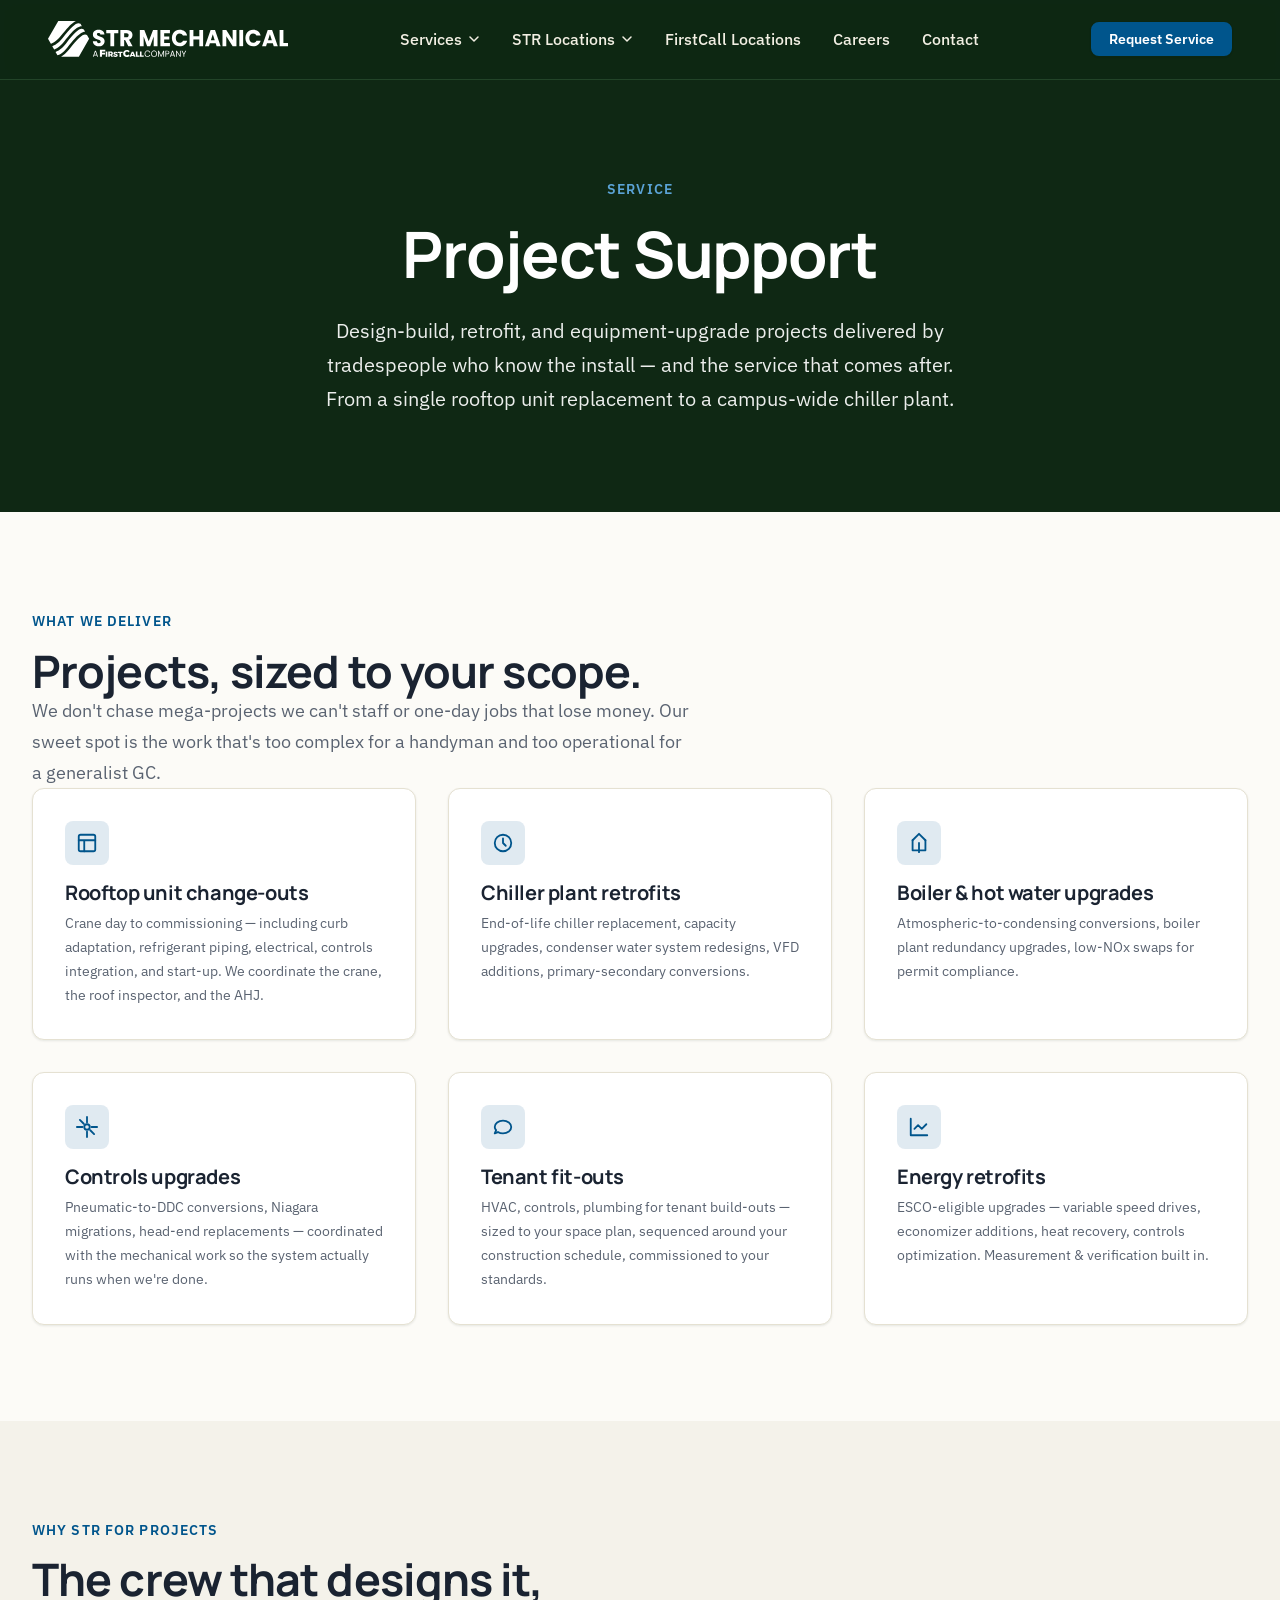
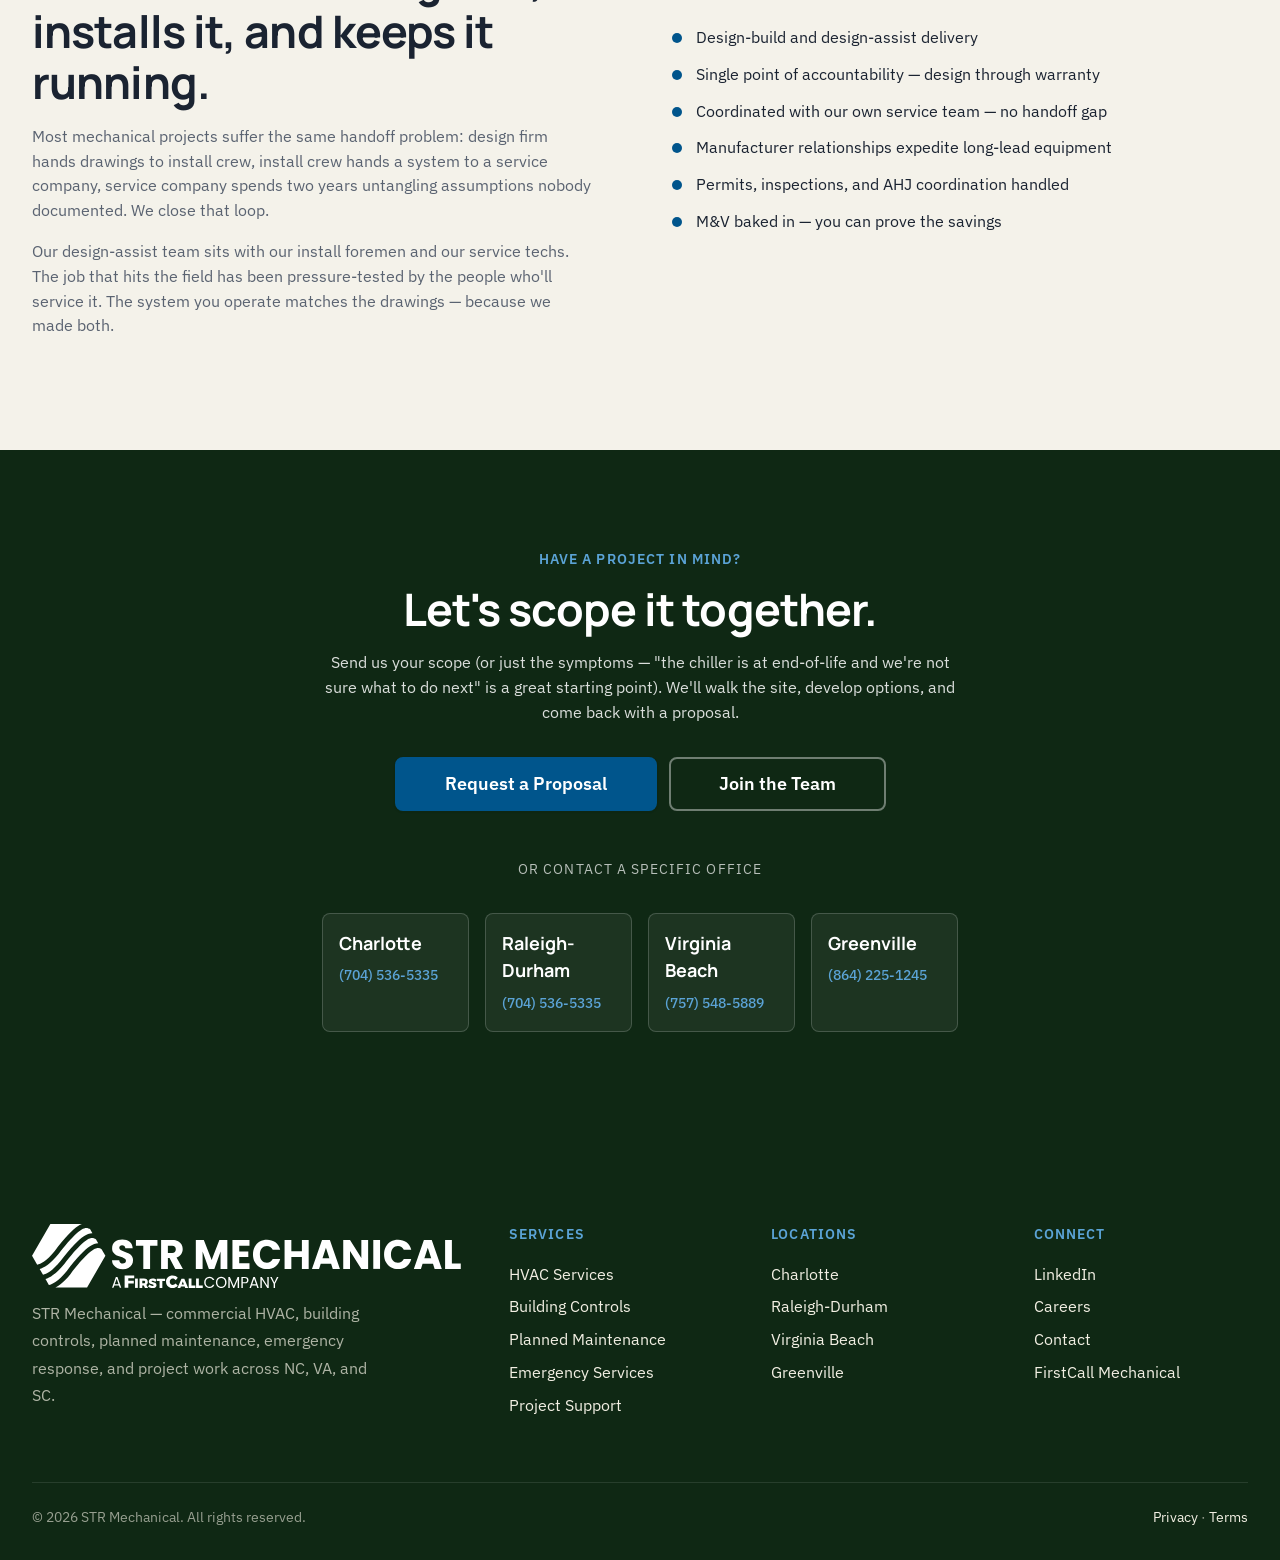
<file: services/project-support.html>
<!DOCTYPE html>
<!--
  ============================================================
  STR Service Page Template
  ============================================================

  Used to hydrate each per-service page under services/<slug>.html
  from services/<slug>/config.json. Mirrors the FirstCall Columbus
  service-page pattern: page-hero, feature-grid, info-grid (why),
  cta-band.

  Handlebars subset (same as branch.html):
    , , 

  Build directives (see scripts/build-branches.js for handlers):
    INLINE_CSS         tokens + base + components + service
    INLINE_LOGO_WHITE  shared/img/logos/str-hero.svg
    INLINE_BRANCH_JS   shared/js/site.js
  ============================================================
-->
<html lang="en">
<head>
  <meta charset="UTF-8" />
  <meta name="viewport" content="width=device-width, initial-scale=1.0" />
  <title>Project Support — STR Mechanical</title>
  <meta name="description" content="Mechanical project work from STR Mechanical — design-build, retrofit, equipment upgrades across NC, VA, and SC." />
  <link rel="canonical" href="https://strmechanical.com/services/project-support" />
  <meta name="theme-color" content="#1A4120" />

  <!-- Favicons (generate .ico + PNG sizes from /favicon.svg via realfavicongenerator.net) -->
  <link rel="icon" type="image/svg+xml" href="/favicon.svg" />
  <link rel="icon" type="image/x-icon" href="/favicon.ico" />
  <link rel="apple-touch-icon" sizes="180x180" href="/apple-touch-icon.png" />
  <link rel="manifest" href="/site.webmanifest" />

  <!-- Open Graph -->
  <meta property="og:type" content="website" />
  <meta property="og:site_name" content="STR Mechanical" />
  <meta property="og:locale" content="en_US" />
  <meta property="og:title" content="Project Support — STR Mechanical" />
  <meta property="og:description" content="Mechanical project work from STR Mechanical — design-build, retrofit, equipment upgrades across NC, VA, and SC." />
  <meta property="og:url" content="https://strmechanical.com/services/project-support" />
  <meta property="og:image" content="https://strmechanical.com/og-image.jpg" />
  <meta property="og:image:width" content="1200" />
  <meta property="og:image:height" content="630" />
  <meta property="og:image:alt" content="STR Mechanical — Project Support" />

  <!-- Twitter / X card -->
  <meta name="twitter:card" content="summary_large_image" />
  <meta name="twitter:title" content="Project Support — STR Mechanical" />
  <meta name="twitter:description" content="Mechanical project work from STR Mechanical — design-build, retrofit, equipment upgrades across NC, VA, and SC." />
  <meta name="twitter:image" content="https://strmechanical.com/og-image.jpg" />

  <!-- Service JSON-LD — helps Google understand this is a service offering -->
  <script type="application/ld+json">
  {
    "@context": "https://schema.org",
    "@type": "Service",
    "name": "Project Support",
    "description": "Mechanical project work from STR Mechanical — design-build, retrofit, equipment upgrades across NC, VA, and SC.",
    "url": "https://strmechanical.com/services/project-support",
    "provider": {
      "@type": "Organization",
      "name": "STR Mechanical",
      "url": "https://strmechanical.com"
    },
    "areaServed": [
      { "@type": "AdministrativeArea", "name": "North Carolina" },
      { "@type": "AdministrativeArea", "name": "South Carolina" },
      { "@type": "AdministrativeArea", "name": "Virginia" }
    ]
  }
  </script>

  <link rel="preconnect" href="https://fonts.googleapis.com" />
  <link rel="preconnect" href="https://fonts.gstatic.com" crossorigin />
  <link href="https://fonts.googleapis.com/css2?family=Manrope:wght@400;500;600;700;800&family=IBM+Plex+Sans:wght@300;400;500;600;700&display=swap" rel="stylesheet" />

  <style>
    /* ===== tokens.css ===== */
/* ============================================================
   STR Design Tokens — mirrors the Columbus, OH reference palette
   (Website Redesign/columbus.html inline TOKENS block).

   Cream/light theme with dark-green header + footer brackets and
   a deep-blue accent. Dark-text-on-cream content surface.
   ============================================================ */

:root {
  /* --------------------------------------------------------
     COLOR — Brand greens (FirstCall family)
     -------------------------------------------------------- */
  --color-primary:        #1A4120;
  --color-primary-dark:   #0F2814;
  --color-primary-mid:    #2D5F36;
  --color-primary-soft:   #4A7D52;

  /* Accent — deep brand blue */
  --color-accent:         #00558C;
  --color-accent-dark:    #003D66;
  --color-accent-light:   #5BA3D6;

  /* --------------------------------------------------------
     COLOR — Surfaces (cream-led, dark-bracket)
     -------------------------------------------------------- */
  --color-bg:             #FCFBF7;  /* page background — warm cream */
  --color-bg-soft:        #F4F2EA;  /* alt section bands */
  --color-bg-section:     #EDE9DC;  /* tinted bands */
  --color-bg-dark:        #0F2814;  /* deepest — footer, deep CTAs */
  --color-bg-card:        #FFFFFF;  /* lifted cards on cream */

  --color-text:           #1A2331;  /* near-black primary text */
  --color-text-muted:     #5A6371;  /* secondary copy */
  --color-text-light:     #8A93A1;  /* tertiary, meta */
  --color-text-on-dark:   #F2EFE3;  /* warm cream on dark surfaces */
  --color-text-on-primary:#FFFFFF;

  --color-border:         #E5E1D2;
  --color-border-strong:  #C9C7B7;
  --color-border-dark:    #0F2814;

  /* --------------------------------------------------------
     INDUSTRIES-GRID TIER TOKENS
     Used by the "Industries We Serve" hex grid + legend.
     -------------------------------------------------------- */
  --fc-tier-1:        #0B2E4F;   /* Specialty Focus — darkest navy */
  --fc-tier-2:        #1E5A8A;   /* Deep Expertise — mid navy */
  --fc-tier-3:        #A8C5DC;   /* Trusted Partner — light blue */
  --fc-text-light:    #FFFFFF;
  --fc-text-dark:     #0B2E4F;

  /* --------------------------------------------------------
     COLOR — Semantic
     -------------------------------------------------------- */
  --color-success:        #5BA3D6;
  --color-warning:        #B8861A;
  --color-danger:         #C0392B;
  --color-info:           #5BA3D6;

  /* --------------------------------------------------------
     TYPOGRAPHY
     Manrope (display/headings) + IBM Plex Sans (body)
     -------------------------------------------------------- */
  --font-display: "Manrope", system-ui, -apple-system, "Segoe UI", sans-serif;
  --font-body:    "IBM Plex Sans", system-ui, -apple-system, "Segoe UI", sans-serif;
  --font-mono:    "IBM Plex Mono", ui-monospace, "SF Mono", Menlo, monospace;

  --text-xs:    0.75rem;
  --text-sm:    0.875rem;
  --text-base:  1rem;
  --text-lg:    1.125rem;
  --text-xl:    1.25rem;
  --text-2xl:   1.5rem;
  --text-3xl:   1.875rem;
  --text-4xl:   2.25rem;
  --text-5xl:   3rem;
  --text-6xl:   3.75rem;
  --text-7xl:   4.5rem;

  --weight-regular:  400;
  --weight-medium:   500;
  --weight-semibold: 600;
  --weight-bold:     700;
  --weight-extrabold:800;

  --leading-tight:   1.15;
  --leading-snug:    1.3;
  --leading-normal:  1.55;
  --leading-relaxed: 1.7;

  --tracking-tight:  -0.02em;
  --tracking-normal: 0;
  --tracking-wide:   0.02em;
  --tracking-caps:   0.08em;

  /* --------------------------------------------------------
     SPACING — 4px base
     -------------------------------------------------------- */
  --space-1:   0.25rem;
  --space-2:   0.5rem;
  --space-3:   0.75rem;
  --space-4:   1rem;
  --space-5:   1.5rem;
  --space-6:   2rem;
  --space-7:   3rem;
  --space-8:   4rem;
  --space-9:   6rem;
  --space-10:  8rem;
  --space-11: 10rem;

  /* --------------------------------------------------------
     LAYOUT
     -------------------------------------------------------- */
  --container-sm:  640px;
  --container-md:  768px;
  --container-lg: 1024px;
  --container-xl: 1280px;
  --container-2xl: 1600px;
  --container-content: 1440px;

  --header-height: 80px;
  --header-height-mobile: 64px;
  --pad-x: clamp(1.25rem, 4vw, 3rem);

  /* --------------------------------------------------------
     RADII
     -------------------------------------------------------- */
  --radius-none: 0;
  --radius-sm:   4px;
  --radius-md:   8px;
  --radius-lg:   12px;
  --radius-xl:   16px;
  --radius-2xl:  24px;
  --radius-pill: 999px;

  /* --------------------------------------------------------
     SHADOWS
     -------------------------------------------------------- */
  --shadow-xs: 0 1px 2px rgba(15, 42, 31, 0.04);
  --shadow-sm: 0 1px 3px rgba(15, 42, 31, 0.06), 0 1px 2px rgba(15, 42, 31, 0.04);
  --shadow-md: 0 4px 12px rgba(15, 42, 31, 0.08), 0 2px 4px rgba(15, 42, 31, 0.04);
  --shadow-lg: 0 12px 32px rgba(15, 42, 31, 0.10), 0 4px 8px rgba(15, 42, 31, 0.04);
  --shadow-xl: 0 24px 48px rgba(15, 42, 31, 0.14), 0 8px 16px rgba(15, 42, 31, 0.06);

  /* --------------------------------------------------------
     MOTION
     -------------------------------------------------------- */
  --ease-out:     cubic-bezier(0.16, 1, 0.3, 1);
  --ease-in-out:  cubic-bezier(0.4, 0, 0.2, 1);
  --duration-fast:   150ms;
  --duration-base:   200ms;
  --duration-slow:   320ms;

  /* --------------------------------------------------------
     Z-INDEX
     -------------------------------------------------------- */
  --z-base:     1;
  --z-dropdown: 100;
  --z-sticky:   200;
  --z-header:   300;
  --z-overlay:  400;
  --z-modal:    500;
  --z-toast:    600;
}

/* Focus ring — applied via :focus-visible across the system. */
:root {
  --focus-ring: 0 0 0 3px rgba(0, 85, 140, 0.35);
}


/* ===== base.css ===== */
/* ============================================================
   FirstCall Base — resets, typography defaults, utilities
   Depends on tokens.css being loaded first.
   ============================================================ */

/* ---------- Modern reset ---------- */
*, *::before, *::after { box-sizing: border-box; }

* { margin: 0; }

html {
  -webkit-text-size-adjust: 100%;
  text-size-adjust: 100%;
  scroll-behavior: smooth;
}

body {
  min-height: 100vh;
  font-family: var(--font-body);
  font-size: var(--text-base);
  line-height: var(--leading-normal);
  color: var(--color-text);
  background: var(--color-bg);
  -webkit-font-smoothing: antialiased;
  -moz-osx-font-smoothing: grayscale;
  text-rendering: optimizeLegibility;
}

img, svg, video, canvas, picture {
  display: block;
  max-width: 100%;
  height: auto;
}

button, input, select, textarea {
  font: inherit;
  color: inherit;
}

button {
  background: none;
  border: none;
  cursor: pointer;
}

a {
  color: var(--color-primary-mid);
  text-decoration: none;
  transition: color var(--duration-base) var(--ease-out);
}

a:hover {
  color: var(--color-primary);
}

a:focus-visible,
button:focus-visible,
input:focus-visible,
select:focus-visible,
textarea:focus-visible,
[tabindex]:focus-visible {
  outline: none;
  box-shadow: var(--focus-ring);
  border-radius: var(--radius-sm);
}

ul, ol { padding-left: 1.25em; }
ul[role="list"], ol[role="list"] { list-style: none; padding: 0; }

/* ---------- Typography ---------- */

h1, h2, h3, h4, h5, h6 {
  font-family: var(--font-display);
  font-weight: var(--weight-bold);
  line-height: var(--leading-tight);
  letter-spacing: var(--tracking-tight);
  color: var(--color-text);
}

h1, .h1 {
  font-size: clamp(2.25rem, 4.5vw, var(--text-6xl));
  font-weight: var(--weight-bold);
}

h2, .h2 {
  font-size: clamp(1.875rem, 3.5vw, var(--text-5xl));
}

h3, .h3 {
  font-size: clamp(1.5rem, 2.5vw, var(--text-4xl));
}

h4, .h4 {
  font-size: var(--text-2xl);
  letter-spacing: var(--tracking-normal);
}

h5, .h5 {
  font-size: var(--text-xl);
  font-weight: var(--weight-semibold);
  letter-spacing: var(--tracking-normal);
}

h6, .h6 {
  font-size: var(--text-base);
  font-weight: var(--weight-semibold);
  text-transform: uppercase;
  letter-spacing: var(--tracking-caps);
  color: var(--color-text-muted);
}

p {
  line-height: var(--leading-normal);
  color: var(--color-text);
}

.lead {
  font-size: var(--text-lg);
  line-height: var(--leading-relaxed);
  color: var(--color-text-muted);
  max-width: 60ch;
}

.eyebrow {
  display: inline-block;
  font-family: var(--font-body);
  font-size: var(--text-sm);
  font-weight: var(--weight-semibold);
  text-transform: uppercase;
  letter-spacing: var(--tracking-caps);
  color: var(--color-accent);
  margin-bottom: var(--space-3);
}

small, .text-small { font-size: var(--text-sm); }
.text-xs { font-size: var(--text-xs); }
.text-muted { color: var(--color-text-muted); }
.text-light { color: var(--color-text-light); }

/* ---------- Layout utilities ---------- */

.container {
  width: 100%;
  max-width: var(--container-content);
  margin-inline: auto;
  padding-inline: var(--space-5);
}

.container-narrow {
  max-width: 800px;
  margin-inline: auto;
  padding-inline: var(--space-5);
}

.container-wide {
  width: 100%;
  max-width: var(--container-2xl);
  margin-inline: auto;
  padding-inline: var(--space-5);
}

@media (min-width: 768px) {
  .container, .container-narrow, .container-wide {
    padding-inline: var(--space-6);
  }
}

/* Section spacing */
.section {
  padding-block: var(--space-9);
}

.section-tight {
  padding-block: var(--space-7);
}

.section-loose {
  padding-block: var(--space-10);
}

@media (max-width: 767px) {
  .section { padding-block: var(--space-7); }
  .section-loose { padding-block: var(--space-8); }
}

.section--soft { background: var(--color-bg-soft); }
.section--tinted { background: var(--color-bg-section); }
.section--primary { background: var(--color-primary); color: var(--color-text-on-primary); }
.section--dark { background: var(--color-bg-dark); color: var(--color-text-on-dark); }

.section--primary h1, .section--primary h2, .section--primary h3,
.section--primary h4, .section--primary h5, .section--primary h6,
.section--dark h1, .section--dark h2, .section--dark h3,
.section--dark h4, .section--dark h5, .section--dark h6 {
  color: inherit;
}

.section--primary .eyebrow,
.section--dark .eyebrow {
  color: var(--color-accent-light);
}

/* Flex / grid helpers */
.stack > * + * { margin-top: var(--space-4); }
.stack-sm > * + * { margin-top: var(--space-2); }
.stack-lg > * + * { margin-top: var(--space-6); }
.stack-xl > * + * { margin-top: var(--space-7); }

.row {
  display: flex;
  flex-wrap: wrap;
  gap: var(--space-5);
}

.row--between { justify-content: space-between; }
.row--center  { align-items: center; }

.grid {
  display: grid;
  gap: var(--space-6);
}

.grid-2 { grid-template-columns: repeat(2, 1fr); }
.grid-3 { grid-template-columns: repeat(3, 1fr); }
.grid-4 { grid-template-columns: repeat(4, 1fr); }
.grid-6 { grid-template-columns: repeat(6, 1fr); }

@media (max-width: 1023px) {
  .grid-3, .grid-4 { grid-template-columns: repeat(2, 1fr); }
  .grid-6 { grid-template-columns: repeat(3, 1fr); }
}
@media (max-width: 639px) {
  .grid-2, .grid-3, .grid-4, .grid-6 { grid-template-columns: 1fr; }
}

/* Text alignment */
.text-center { text-align: center; }
.text-left   { text-align: left; }
.text-right  { text-align: right; }

/* Display */
.hidden { display: none !important; }

@media (max-width: 767px) {
  .hide-mobile { display: none !important; }
}
@media (min-width: 768px) {
  .show-mobile { display: none !important; }
}

/* Skip-to-content for accessibility */
.skip-link {
  position: absolute;
  top: -100px;
  left: var(--space-4);
  padding: var(--space-3) var(--space-5);
  background: var(--color-primary);
  color: var(--color-text-on-primary);
  border-radius: var(--radius-md);
  font-weight: var(--weight-semibold);
  z-index: var(--z-toast);
  transition: top var(--duration-base) var(--ease-out);
}

.skip-link:focus {
  top: var(--space-4);
}

/* Selection */
::selection {
  background: var(--color-accent);
  color: #fff;
}

/* Reduced motion */
@media (prefers-reduced-motion: reduce) {
  *, *::before, *::after {
    animation-duration: 0.01ms !important;
    animation-iteration-count: 1 !important;
    transition-duration: 0.01ms !important;
    scroll-behavior: auto !important;
  }
}


/* ===== components.css ===== */
/* ============================================================
   FirstCall Components — buttons, cards, forms, nav, footer,
   badges, callouts, photo strip, capabilities grid.
   Depends on tokens.css and base.css.
   ============================================================ */

/* ============================================================
   BUTTONS
   ============================================================ */

.btn {
  display: inline-flex;
  align-items: center;
  justify-content: center;
  gap: var(--space-2);
  padding: var(--space-3) var(--space-6);
  font-family: var(--font-body);
  font-size: var(--text-base);
  font-weight: var(--weight-semibold);
  letter-spacing: var(--tracking-normal);
  line-height: 1;
  border: 2px solid transparent;
  border-radius: var(--radius-md);
  cursor: pointer;
  text-decoration: none;
  transition:
    background-color var(--duration-base) var(--ease-out),
    border-color var(--duration-base) var(--ease-out),
    color var(--duration-base) var(--ease-out),
    transform var(--duration-fast) var(--ease-out),
    box-shadow var(--duration-base) var(--ease-out);
  white-space: nowrap;
}

.btn:active { transform: translateY(1px); }

.btn--primary {
  background: var(--color-accent);
  color: #fff;
  border-color: var(--color-accent);
  box-shadow: var(--shadow-sm);
}
.btn--primary:hover {
  background: var(--color-accent-dark);
  border-color: var(--color-accent-dark);
  color: #fff;
  box-shadow: var(--shadow-md);
}

.btn--secondary {
  background: var(--color-primary);
  color: #fff;
  border-color: var(--color-primary);
}
.btn--secondary:hover {
  background: var(--color-primary-dark);
  border-color: var(--color-primary-dark);
  color: #fff;
}

.btn--outline {
  background: transparent;
  color: var(--color-primary);
  border-color: var(--color-primary);
}
.btn--outline:hover {
  background: var(--color-primary);
  color: #fff;
}

.btn--ghost {
  background: transparent;
  color: var(--color-primary);
  border-color: transparent;
}
.btn--ghost:hover {
  background: var(--color-bg-section);
  color: var(--color-primary-dark);
}

.btn--on-dark {
  background: #fff;
  color: var(--color-primary);
  border-color: #fff;
}
.btn--on-dark:hover {
  background: var(--color-bg-section);
  color: var(--color-primary-dark);
}

.btn--outline-on-dark {
  background: transparent;
  color: #fff;
  border-color: rgba(255,255,255,0.4);
}
.btn--outline-on-dark:hover {
  background: rgba(255,255,255,0.1);
  border-color: #fff;
  color: #fff;
}

/* Size variants */
.btn--sm { padding: var(--space-2) var(--space-4); font-size: var(--text-sm); }
.btn--lg { padding: var(--space-4) var(--space-7); font-size: var(--text-lg); }
.btn--full { width: 100%; }

/* Inline-link arrow button (used a lot on ServiceLogic-style sites) */
.link-arrow {
  display: inline-flex;
  align-items: center;
  gap: var(--space-2);
  font-weight: var(--weight-semibold);
  color: var(--color-primary);
  text-decoration: none;
  transition: gap var(--duration-base) var(--ease-out), color var(--duration-base) var(--ease-out);
}

.link-arrow::after {
  content: "→";
  transition: transform var(--duration-base) var(--ease-out);
  font-weight: var(--weight-regular);
}

.link-arrow:hover {
  color: var(--color-accent);
  gap: var(--space-3);
}

.link-arrow:hover::after { transform: translateX(2px); }

.link-arrow--on-dark { color: var(--color-accent-light); }
.link-arrow--on-dark:hover { color: #fff; }

/* ============================================================
   CARDS
   ============================================================ */

.card {
  background: var(--color-bg);
  border: 1px solid var(--color-border);
  border-radius: var(--radius-lg);
  padding: var(--space-6);
  transition:
    border-color var(--duration-base) var(--ease-out),
    box-shadow var(--duration-base) var(--ease-out),
    transform var(--duration-base) var(--ease-out);
}

.card--hover:hover {
  border-color: var(--color-border-strong);
  box-shadow: var(--shadow-lg);
  transform: translateY(-2px);
}

.card--feature {
  display: flex;
  flex-direction: column;
  gap: var(--space-4);
}

.card--feature .card__icon {
  width: 56px;
  height: 56px;
  display: inline-flex;
  align-items: center;
  justify-content: center;
  background: var(--color-bg-section);
  color: var(--color-primary);
  border-radius: var(--radius-md);
}

.card--feature .card__icon svg { width: 28px; height: 28px; }

.card__title {
  font-family: var(--font-display);
  font-size: var(--text-xl);
  font-weight: var(--weight-bold);
  letter-spacing: var(--tracking-tight);
  color: var(--color-text);
}

.card__body {
  color: var(--color-text-muted);
  line-height: var(--leading-relaxed);
}

/* Branch quick-card (used on parent homepage) */
.branch-card {
  background: var(--color-bg);
  border: 1px solid var(--color-border);
  border-radius: var(--radius-lg);
  padding: var(--space-6);
  display: flex;
  flex-direction: column;
  gap: var(--space-3);
  transition:
    border-color var(--duration-base) var(--ease-out),
    box-shadow var(--duration-base) var(--ease-out),
    transform var(--duration-base) var(--ease-out);
}

.branch-card:hover {
  border-color: var(--color-primary-mid);
  box-shadow: var(--shadow-lg);
  transform: translateY(-2px);
}

.branch-card__location {
  font-family: var(--font-body);
  font-size: var(--text-sm);
  font-weight: var(--weight-semibold);
  text-transform: uppercase;
  letter-spacing: var(--tracking-caps);
  color: var(--color-accent);
}

.branch-card__name {
  font-family: var(--font-display);
  font-size: var(--text-2xl);
  font-weight: var(--weight-bold);
  letter-spacing: var(--tracking-tight);
}

.branch-card__phone {
  font-size: var(--text-lg);
  font-weight: var(--weight-medium);
  color: var(--color-text);
}

.branch-card__phone a { color: inherit; }
.branch-card__phone a:hover { color: var(--color-primary); }

/* ============================================================
   FORMS
   ============================================================ */

.form-field {
  display: flex;
  flex-direction: column;
  gap: var(--space-2);
  margin-bottom: var(--space-4);
}

.form-label {
  font-family: var(--font-body);
  font-size: var(--text-sm);
  font-weight: var(--weight-semibold);
  color: var(--color-text);
}

.form-label .required {
  color: var(--color-accent);
  margin-left: 2px;
}

.form-input,
.form-textarea,
.form-select {
  width: 100%;
  padding: var(--space-3) var(--space-4);
  font-family: var(--font-body);
  font-size: var(--text-base);
  color: var(--color-text);
  background: var(--color-bg);
  border: 1.5px solid var(--color-border);
  border-radius: var(--radius-md);
  transition: border-color var(--duration-base) var(--ease-out), background var(--duration-base) var(--ease-out);
}

.form-input:hover,
.form-textarea:hover,
.form-select:hover {
  border-color: var(--color-border-strong);
}

.form-input:focus,
.form-textarea:focus,
.form-select:focus {
  outline: none;
  border-color: var(--color-primary-mid);
  box-shadow: 0 0 0 3px rgba(0, 85, 140, 0.15);
}

.form-textarea {
  min-height: 140px;
  resize: vertical;
  line-height: var(--leading-normal);
}

.form-select {
  appearance: none;
  background-image: url("data:image/svg+xml;utf8,<svg xmlns='http://www.w3.org/2000/svg' viewBox='0 0 20 20' fill='%231A2421'><path d='M5 8l5 5 5-5z'/></svg>");
  background-repeat: no-repeat;
  background-position: right var(--space-4) center;
  background-size: 16px;
  padding-right: var(--space-7);
}

.form-help {
  font-size: var(--text-xs);
  color: var(--color-text-light);
}

.form-error {
  font-size: var(--text-xs);
  color: var(--color-danger);
  font-weight: var(--weight-medium);
}

.form-input--error,
.form-textarea--error,
.form-select--error {
  border-color: var(--color-danger);
}

/* Checkbox / radio */
.form-checkbox,
.form-radio {
  display: flex;
  gap: var(--space-3);
  align-items: flex-start;
  cursor: pointer;
  font-size: var(--text-sm);
}

.form-checkbox input,
.form-radio input {
  margin-top: 2px;
  accent-color: var(--color-primary);
  width: 18px;
  height: 18px;
}

/* ============================================================
   HEADER / NAV  (Columbus-style: dark green bar over cream page)
   ============================================================ */

.site-header {
  position: sticky;
  top: 0;
  z-index: var(--z-header);
  background: rgba(15, 40, 20, 0.92);
  backdrop-filter: saturate(180%) blur(10px);
  -webkit-backdrop-filter: saturate(180%) blur(10px);
  border-bottom: 1px solid rgba(74, 125, 82, 0.35);
  height: var(--header-height);
  display: flex;
  align-items: center;
  transition: box-shadow var(--duration-base) var(--ease-out), background var(--duration-base) var(--ease-out);
}

.site-header.is-scrolled {
  box-shadow: 0 1px 0 rgba(0,0,0,0.4), var(--shadow-sm);
  background: rgba(15, 40, 20, 0.97);
}

.site-header__inner {
  width: 100%;
  max-width: var(--container-2xl);
  margin-inline: auto;
  padding-inline: var(--pad-x);
  display: flex;
  align-items: center;
  justify-content: space-between;
  gap: var(--space-6);
}

.site-header__logo {
  display: inline-flex;
  align-items: center;
  gap: var(--space-3);
  text-decoration: none;
}

.site-header__logo svg {
  height: 36px;
  width: auto;
  display: block;
}

.site-header__tagline {
  font-family: var(--font-body);
  font-size: var(--text-xs);
  font-weight: var(--weight-semibold);
  text-transform: uppercase;
  letter-spacing: var(--tracking-caps);
  color: var(--color-accent-light);
  padding-left: var(--space-3);
  border-left: 1px solid rgba(242, 239, 227, 0.3);
}

@media (max-width: 767px) { .site-header__tagline { display: none; } }

.site-nav {
  display: flex;
  align-items: center;
  gap: var(--space-6);
}

.site-nav__link {
  font-family: var(--font-body);
  font-size: var(--text-base);
  font-weight: var(--weight-medium);
  color: var(--color-text-on-dark);
  text-decoration: none;
  padding: var(--space-2) 0;
  position: relative;
  transition: color var(--duration-base) var(--ease-out);
}

.site-nav__link::after {
  content: "";
  position: absolute;
  left: 0;
  bottom: -4px;
  width: 0;
  height: 2px;
  background: var(--color-accent-light);
  transition: width var(--duration-base) var(--ease-out);
}

.site-nav__link:hover { color: var(--color-accent-light); }

.site-nav__link:hover::after,
.site-nav__link[aria-current="page"]::after {
  width: 100%;
}

.site-nav__link[aria-current="page"] {
  color: var(--color-accent-light);
  font-weight: var(--weight-semibold);
}

/* Nav dropdowns (Services + STR Locations) */
.site-nav__dropdown-wrap { position: relative; }
.site-nav__dropdown-toggle {
  background: none;
  border: none;
  cursor: pointer;
  display: inline-flex;
  align-items: center;
  gap: 6px;
}
.site-nav__caret {
  width: 12px;
  height: 12px;
  transition: transform var(--duration-base) var(--ease-out);
}
.site-nav__dropdown-toggle[aria-expanded="true"] .site-nav__caret { transform: rotate(180deg); }
.site-nav__dropdown {
  position: absolute;
  top: calc(100% + 6px);
  left: -8px;
  min-width: 240px;
  background: rgba(15, 40, 20, 0.97);
  backdrop-filter: saturate(180%) blur(10px);
  -webkit-backdrop-filter: saturate(180%) blur(10px);
  border: 1px solid rgba(74, 125, 82, 0.35);
  border-radius: var(--radius-md);
  padding: var(--space-2);
  box-shadow: var(--shadow-lg);
  opacity: 0;
  pointer-events: none;
  transform: translateY(-4px);
  transition: opacity var(--duration-base) var(--ease-out), transform var(--duration-base) var(--ease-out);
  z-index: 1;
}
.site-nav__dropdown.is-open {
  opacity: 1;
  pointer-events: auto;
  transform: translateY(0);
}
.site-nav__dropdown-link {
  display: block;
  padding: var(--space-3) var(--space-3);
  color: var(--color-text-on-dark);
  border-radius: var(--radius-sm);
  font-size: var(--text-base);
  font-weight: var(--weight-medium);
  text-decoration: none;
  transition: background var(--duration-base) var(--ease-out), color var(--duration-base) var(--ease-out);
}
.site-nav__dropdown-link:hover,
.site-nav__dropdown-link:focus-visible {
  background: rgba(91, 163, 214, 0.15);
  color: var(--color-accent-light);
}
.site-nav__dropdown-link[aria-current="page"] {
  color: var(--color-accent-light);
  background: rgba(91, 163, 214, 0.1);
}

.site-header__cta {
  display: flex;
  align-items: center;
  gap: var(--space-3);
}

/* Mobile menu toggle */
.menu-toggle {
  display: none;
  width: 44px;
  height: 44px;
  align-items: center;
  justify-content: center;
  border-radius: var(--radius-md);
}

.menu-toggle:hover { background: rgba(242, 239, 227, 0.1); }

.menu-toggle__bars,
.menu-toggle__bars::before,
.menu-toggle__bars::after {
  display: block;
  width: 22px;
  height: 2px;
  background: var(--color-text-on-dark);
  position: relative;
  transition: transform var(--duration-base) var(--ease-out), top var(--duration-base) var(--ease-out);
}

.menu-toggle__bars::before,
.menu-toggle__bars::after {
  content: "";
  position: absolute;
  left: 0;
}

.menu-toggle__bars::before { top: -7px; }
.menu-toggle__bars::after  { top: 7px; }

@media (max-width: 1023px) {
  .menu-toggle { display: inline-flex; }
  .site-nav {
    position: fixed;
    top: var(--header-height);
    left: 0;
    right: 0;
    background: var(--color-primary-dark);
    flex-direction: column;
    align-items: stretch;
    padding: var(--space-5);
    border-bottom: 1px solid var(--color-border);
    box-shadow: var(--shadow-lg);
    transform: translateY(-120%);
    transition: transform var(--duration-slow) var(--ease-out);
    gap: 0;
  }
  .site-nav.is-open { transform: translateY(0); }
  .site-nav__link {
    padding-block: var(--space-4);
    border-bottom: 1px solid rgba(74, 125, 82, 0.4);
    font-size: var(--text-lg);
  }
  .site-nav__link:last-child { border-bottom: none; }
  .site-nav__link::after { display: none; }
  .site-header__cta .btn { display: none; }
  .hide-mobile { display: none !important; }

  /* Mobile dropdowns: full-width toggle + collapsible inline menu */
  .site-nav__dropdown-wrap { width: 100%; }
  .site-nav__dropdown-toggle {
    width: 100%;
    justify-content: space-between;
    padding-block: var(--space-4);
    border-bottom: 1px solid rgba(74, 125, 82, 0.4);
    font-size: var(--text-lg);
    color: var(--color-text-on-dark);
  }
  .site-nav__dropdown {
    position: static;
    opacity: 1;
    pointer-events: auto;
    transform: none;
    background: transparent;
    backdrop-filter: none;
    -webkit-backdrop-filter: none;
    border: none;
    border-radius: 0;
    box-shadow: none;
    padding: 0;
    min-width: 0;
    max-height: 0;
    overflow: hidden;
    transition: max-height var(--duration-slow) var(--ease-out);
  }
  .site-nav__dropdown.is-open { max-height: 400px; }
  .site-nav__dropdown-link {
    padding-block: var(--space-3);
    padding-left: var(--space-5);
    border-bottom: 1px solid rgba(74, 125, 82, 0.25);
    font-size: var(--text-base);
  }
}

/* ============================================================
   FOOTER
   ============================================================ */

.site-footer {
  background: var(--color-bg-dark);
  color: var(--color-text-on-dark);
  padding-block: var(--space-9) var(--space-6);
}

.site-footer a { color: var(--color-text-on-dark); text-decoration: none; }
.site-footer a:hover { color: var(--color-accent-light); }

.site-footer__grid {
  display: grid;
  grid-template-columns: 2fr 1fr 1fr 1fr;
  gap: var(--space-7);
  margin-bottom: var(--space-8);
}

@media (max-width: 1023px) {
  .site-footer__grid { grid-template-columns: 1fr 1fr; }
}
@media (max-width: 639px) {
  .site-footer__grid { grid-template-columns: 1fr; }
}

.site-footer__heading {
  font-family: var(--font-body);
  font-size: var(--text-sm);
  font-weight: var(--weight-semibold);
  text-transform: uppercase;
  letter-spacing: var(--tracking-caps);
  color: var(--color-accent-light);
  margin-bottom: var(--space-4);
}

.site-footer__list { list-style: none; padding: 0; display: flex; flex-direction: column; gap: var(--space-2); }
.site-footer__list a { font-size: var(--text-base); }

.site-footer__brand p {
  color: rgba(242, 239, 227, 0.7);
  max-width: 36ch;
  margin-top: var(--space-3);
  line-height: var(--leading-relaxed);
}

.site-footer__bottom {
  padding-top: var(--space-5);
  border-top: 1px solid rgba(255,255,255,0.1);
  display: flex;
  justify-content: space-between;
  flex-wrap: wrap;
  gap: var(--space-4);
  font-size: var(--text-sm);
  color: rgba(242, 239, 227, 0.6);
}

/* ============================================================
   BADGES / TAGS / CALLOUTS
   ============================================================ */

.badge {
  display: inline-flex;
  align-items: center;
  gap: var(--space-2);
  padding: var(--space-1) var(--space-3);
  font-size: var(--text-xs);
  font-weight: var(--weight-semibold);
  text-transform: uppercase;
  letter-spacing: var(--tracking-caps);
  border-radius: var(--radius-pill);
  background: var(--color-bg-section);
  color: var(--color-primary);
}

.badge--accent { background: var(--color-accent); color: #fff; }
.badge--primary { background: var(--color-primary); color: #fff; }
.badge--outline { background: transparent; border: 1.5px solid var(--color-border-strong); color: var(--color-text-muted); }

.callout {
  background: var(--color-bg-section);
  border-left: 4px solid var(--color-accent);
  padding: var(--space-5) var(--space-6);
  border-radius: var(--radius-md);
}

/* ============================================================
   PHOTO STRIP (horizontal scrolling row used on branch sites)
   ============================================================ */

.photo-strip {
  display: grid;
  grid-auto-flow: column;
  grid-auto-columns: minmax(280px, 1fr);
  gap: var(--space-4);
  overflow-x: auto;
  padding-bottom: var(--space-3);
  scroll-snap-type: x mandatory;
  scrollbar-width: thin;
}

.photo-strip__item {
  scroll-snap-align: start;
  aspect-ratio: 4 / 3;
  border-radius: var(--radius-lg);
  overflow: hidden;
  background: var(--color-bg-section);
}

.photo-strip__item img {
  width: 100%;
  height: 100%;
  object-fit: cover;
}

@media (min-width: 1024px) {
  .photo-strip {
    grid-auto-columns: minmax(0, 1fr);
    grid-auto-flow: row;
    grid-template-columns: repeat(4, 1fr);
    overflow: visible;
  }
}

/* ============================================================
   CAPABILITIES GRID (homepage + branch)
   ============================================================ */

.capabilities {
  display: grid;
  grid-template-columns: repeat(3, 1fr);
  gap: var(--space-5);
}

@media (max-width: 1023px) { .capabilities { grid-template-columns: repeat(2, 1fr); } }
@media (max-width: 639px)  { .capabilities { grid-template-columns: 1fr; } }

.capability {
  background: var(--color-bg);
  border: 1px solid var(--color-border);
  border-radius: var(--radius-lg);
  padding: var(--space-6);
  display: flex;
  flex-direction: column;
  gap: var(--space-3);
  transition:
    border-color var(--duration-base) var(--ease-out),
    box-shadow var(--duration-base) var(--ease-out),
    transform var(--duration-base) var(--ease-out);
}

.capability:hover {
  border-color: var(--color-primary-mid);
  box-shadow: var(--shadow-lg);
  transform: translateY(-2px);
}

.capability__icon {
  width: 56px;
  height: 56px;
  display: inline-flex;
  align-items: center;
  justify-content: center;
  background: var(--color-primary);
  color: #fff;
  border-radius: var(--radius-md);
}

.capability__icon svg { width: 28px; height: 28px; }

.capability__title {
  font-family: var(--font-display);
  font-size: var(--text-xl);
  font-weight: var(--weight-bold);
  letter-spacing: var(--tracking-tight);
}

.capability__body {
  color: var(--color-text-muted);
  line-height: var(--leading-relaxed);
  font-size: var(--text-base);
}

/* ============================================================
   HERO (parent + branch share this structural pattern)
   ============================================================ */

.hero {
  position: relative;
  padding-block: var(--space-10) var(--space-9);
  overflow: hidden;
}

.hero--with-photo {
  display: grid;
  grid-template-columns: 1fr 1fr;
  gap: var(--space-8);
  align-items: center;
}

@media (max-width: 1023px) {
  .hero--with-photo { grid-template-columns: 1fr; gap: var(--space-6); }
}

.hero__eyebrow {
  display: inline-block;
  font-size: var(--text-sm);
  font-weight: var(--weight-semibold);
  text-transform: uppercase;
  letter-spacing: var(--tracking-caps);
  color: var(--color-accent);
  margin-bottom: var(--space-4);
}

.hero__title {
  font-family: var(--font-display);
  font-size: clamp(2.5rem, 5vw, var(--text-7xl));
  font-weight: var(--weight-extrabold);
  line-height: var(--leading-tight);
  letter-spacing: var(--tracking-tight);
  margin-bottom: var(--space-5);
  max-width: 16ch;
}

.hero__lede {
  font-size: var(--text-xl);
  line-height: var(--leading-relaxed);
  color: var(--color-text-muted);
  max-width: 50ch;
  margin-bottom: var(--space-6);
}

.hero__cta {
  display: flex;
  flex-wrap: wrap;
  gap: var(--space-3);
}

.hero__photo {
  aspect-ratio: 5 / 4;
  border-radius: var(--radius-xl);
  overflow: hidden;
  background: var(--color-bg-section);
  box-shadow: var(--shadow-xl);
}

.hero__photo img {
  width: 100%; height: 100%; object-fit: cover;
}

/* ============================================================
   COLOR SWATCHES (used in styleguide only, but kept here so
   the swatch component is documented within the system)
   ============================================================ */

.swatch {
  display: flex;
  flex-direction: column;
  gap: var(--space-2);
}

.swatch__chip {
  height: 96px;
  border-radius: var(--radius-md);
  border: 1px solid var(--color-border);
}

.swatch__meta {
  font-size: var(--text-xs);
  color: var(--color-text-muted);
}

.swatch__meta strong {
  display: block;
  color: var(--color-text);
  font-size: var(--text-sm);
  font-weight: var(--weight-semibold);
}


/* ===== service.css ===== */
/* ============================================================
   shared/css/service.css

   Page-specific styles for per-service pages (the template at
   shared/templates/service.html). Inlined by
   scripts/build-branches.js when building service pages.

   Extracted from the FirstCall Columbus service-page reference
   (Website Redesign/columbus/planned-maintenance.html etc.) so
   STR's service pages match that visual structure exactly.
   ============================================================ */

/* ===== PAGE HERO (text-only, dark green band) ===== */
.page-hero {
  position: relative;
  padding-bottom: var(--space-9);
  padding-top: calc(var(--header-height) + var(--space-9));
  margin-top: calc(var(--header-height) * -1);
  background: var(--color-primary-dark);
  color: #fff;
  text-align: center;
}
@media (max-width: 767px) {
  .page-hero {
    padding-bottom: var(--space-7);
    padding-top: calc(var(--header-height) + var(--space-6));
  }
}
.page-hero__inner { max-width: 760px; margin-inline: auto; }
.page-hero__eyebrow {
  display: inline-block;
  font-size: var(--text-sm);
  font-weight: var(--weight-semibold);
  text-transform: uppercase;
  letter-spacing: var(--tracking-caps);
  color: var(--color-accent-light);
  margin-bottom: var(--space-4);
}
.page-hero__title {
  font-size: clamp(2.25rem, 5vw, 4rem);
  color: #fff;
  margin-bottom: var(--space-5);
}
.page-hero__lede {
  font-size: var(--text-xl);
  line-height: var(--leading-relaxed);
  color: rgba(255, 255, 255, 0.92);
  max-width: 56ch;
  margin-inline: auto;
}

/* ===== FEATURE CARDS (3-up grid of capability tiles) ===== */
.feature-grid {
  display: grid;
  grid-template-columns: repeat(3, 1fr);
  gap: var(--space-6);
}
@media (max-width: 1023px) { .feature-grid { grid-template-columns: repeat(2, 1fr); } }
@media (max-width: 639px)  { .feature-grid { grid-template-columns: 1fr; } }
.feature {
  background: var(--color-bg-card);
  padding: var(--space-6);
  border-radius: var(--radius-lg);
  border: 1px solid var(--color-border);
  box-shadow: var(--shadow-sm);
  transition: transform var(--duration-base) var(--ease-out),
              box-shadow var(--duration-base) var(--ease-out);
}
.feature:hover {
  transform: translateY(-3px);
  box-shadow: var(--shadow-md);
}
.feature__icon {
  width: 44px;
  height: 44px;
  border-radius: var(--radius-md);
  background: rgba(0, 85, 140, 0.12);
  color: var(--color-accent);
  display: flex;
  align-items: center;
  justify-content: center;
  margin-bottom: var(--space-4);
}
.feature__icon svg { width: 22px; height: 22px; }
.feature h3 {
  font-size: var(--text-xl);
  margin-bottom: var(--space-2);
}
.feature p {
  color: var(--color-text-muted);
  line-height: var(--leading-relaxed);
  font-size: var(--text-sm);
}

/* ===== TWO-COLUMN INFO BLOCK (why-it-matters band) ===== */
.info-grid {
  display: grid;
  grid-template-columns: 1fr 1fr;
  gap: var(--space-8);
  align-items: center;
}
@media (max-width: 1023px) { .info-grid { grid-template-columns: 1fr; gap: var(--space-6); } }
.info-grid h2 {
  margin-bottom: var(--space-4);
  max-width: 18ch;
}
.info-grid p {
  color: var(--color-text-muted);
  margin-bottom: var(--space-4);
  max-width: 56ch;
}
.info-grid ul { list-style: none; padding: 0; }
.info-grid li {
  padding-left: var(--space-5);
  position: relative;
  margin-bottom: var(--space-3);
  color: var(--color-text);
}
.info-grid li::before {
  content: "";
  position: absolute;
  left: 0;
  top: 8px;
  width: 10px;
  height: 10px;
  border-radius: 50%;
  background: var(--color-accent);
}

/* ===== CTA BAND (bottom dark green prompt) ===== */
.cta-band {
  background: var(--color-bg-dark);
  color: var(--color-text-on-dark);
  padding-block: var(--space-9);
  text-align: center;
}
.cta-band__inner { max-width: 700px; margin-inline: auto; }
.cta-band h2 {
  color: #fff;
  margin-bottom: var(--space-4);
}
.cta-band p {
  color: rgba(255, 255, 255, 0.85);
  margin-bottom: var(--space-6);
}
.cta-band__row {
  display: flex;
  justify-content: center;
  gap: var(--space-3);
  flex-wrap: wrap;
}

/* ===== "AT-YOUR-LOCATION" PICKER (4 STR offices at the bottom) ===== */
.location-picker {
  display: grid;
  grid-template-columns: repeat(4, 1fr);
  gap: var(--space-4);
  margin-top: var(--space-6);
}
@media (max-width: 1023px) { .location-picker { grid-template-columns: repeat(2, 1fr); } }
@media (max-width: 639px)  { .location-picker { grid-template-columns: 1fr; } }
.location-picker__item {
  background: rgba(255, 255, 255, 0.06);
  border: 1px solid rgba(255, 255, 255, 0.18);
  border-radius: var(--radius-md);
  padding: var(--space-4);
  color: var(--color-text-on-dark);
  text-decoration: none;
  text-align: left;
  display: flex;
  flex-direction: column;
  gap: var(--space-2);
  transition: background var(--duration-base) var(--ease-out),
              border-color var(--duration-base) var(--ease-out),
              transform var(--duration-base) var(--ease-out);
}
.location-picker__item:hover {
  background: rgba(91, 163, 214, 0.12);
  border-color: var(--color-accent-light);
  transform: translateY(-2px);
}
.location-picker__city {
  font-family: var(--font-display);
  font-weight: var(--weight-bold);
  font-size: var(--text-lg);
  color: #fff;
}
.location-picker__phone {
  font-size: var(--text-sm);
  color: var(--color-accent-light);
  font-weight: var(--weight-medium);
}

  </style>
</head>

<body>
  <a href="#main" class="skip-link">Skip to content</a>

  <!-- HEADER -->
  <header class="site-header" role="banner">
    <div class="site-header__inner">
      <a class="site-header__logo" href="../index.html" aria-label="STR Mechanical, home">
        <svg id="Layer_2" data-name="Layer 2" xmlns="http://www.w3.org/2000/svg" viewBox="0 0 1774.69 265.77">
  <defs>
    <style>
      .cls-1 {
        fill: #fff;
      }
    </style>
  </defs>
  <g id="Layer_1-2" data-name="Layer 1">
    <g>
      <path class="cls-1" d="M287.85,104.05c-3.91-2.26-8.55-4.31-14.07-4.31-21.66,0-57.15,33.24-115.09,107.77-25.43,31.06-46.07,47.02-62.08,55.5h131.18l75.93-131.51-15.85-27.46h-.02Z"/>
      <path class="cls-1" d="M143.16,195.12c43.25-55.65,73.03-87.43,96.5-102.98,12.39-8.21,23.52-12.2,34.06-12.2h.23l-9.54-16.52-.13-.08c-4.22-2.61-9.39-5.28-15.69-5.28-21.66,0-57.15,33.24-115.09,107.77-34.7,42.39-60.5,56.66-77.77,62.18l13.94,24.15c14.15-3.32,37.88-13.57,73.49-57.06v.02Z"/>
      <path class="cls-1" d="M109.57,123.87c-34.88,42.61-60.76,56.8-78.03,62.26l13.94,24.15c14.26-3.57,37.71-14.34,72.49-56.82,43.25-55.65,73.03-87.43,96.5-102.98,12.38-8.21,23.52-12.2,34.06-12.2.46,0,.93.04,1.39.05l-9.91-17.17c-4.16-2.54-9.21-5.06-15.34-5.06-21.66,0-57.15,33.24-115.09,107.77h-.01Z"/>
      <path class="cls-1" d="M94.05,111.49C137.3,55.84,167.08,24.06,190.54,8.51c5.58-3.7,10.91-6.5,16.04-8.51H75.93L0,131.51l21.29,36.87c14.23-3.5,37.76-14.14,72.76-56.89Z"/>
    </g>
    <g>
      <path class="cls-1" d="M353.45,182.76c-6.67-2.84-12.01-7.04-16-12.61s-6.1-12.27-6.32-20.11h29.86c.44,4.43,1.91,7.81,4.43,10.14,2.51,2.33,5.8,3.49,9.84,3.49s7.44-.99,9.85-2.98c2.4-1.99,3.61-4.74,3.61-8.27,0-2.95-.96-5.4-2.87-7.33-1.92-1.93-4.27-3.52-7.06-4.77s-6.76-2.67-11.9-4.26c-7.44-2.39-13.51-4.77-18.21-7.16-4.7-2.39-8.75-5.91-12.14-10.57s-5.09-10.74-5.09-18.24c0-11.13,3.88-19.86,11.65-26.16,7.77-6.31,17.89-9.46,30.35-9.46s22.91,3.15,30.68,9.46c7.76,6.31,11.92,15.08,12.47,26.33h-30.36c-.22-3.86-1.59-6.9-4.1-9.12-2.52-2.22-5.74-3.32-9.68-3.32-3.39,0-6.13.94-8.2,2.81-2.08,1.88-3.12,4.58-3.12,8.1,0,3.86,1.75,6.88,5.25,9.03,3.5,2.16,8.97,4.49,16.41,6.99,7.44,2.62,13.48,5.11,18.13,7.5s8.67,5.85,12.06,10.4c3.39,4.55,5.09,10.4,5.09,17.56s-1.67,13.01-5,18.58c-3.34,5.57-8.18,10-14.52,13.29-6.35,3.3-13.84,4.94-22.48,4.94s-15.97-1.42-22.64-4.26h.01Z"/>
      <path class="cls-1" d="M519.17,66.18v23.35h-30.52v96.3h-28.06v-96.3h-30.52v-23.35h89.1Z"/>
      <path class="cls-1" d="M593,185.83l-23.96-45.17h-6.73v45.17h-28.06v-119.65h47.09c9.08,0,16.82,1.65,23.22,4.94,6.4,3.3,11.18,7.81,14.36,13.55,3.17,5.74,4.76,12.13,4.76,19.18,0,7.95-2.16,15.06-6.48,21.31s-10.69,10.68-19.12,13.29l26.58,47.38h-31.67,0ZM562.32,120.04h17.39c5.14,0,9-1.3,11.57-3.92,2.57-2.61,3.86-6.31,3.86-11.08s-1.29-8.12-3.86-10.74c-2.57-2.61-6.43-3.92-11.57-3.92h-17.39s0,29.66,0,29.66Z"/>
      <path class="cls-1" d="M808.44,66.18v119.65h-28.06v-71.76l-25.76,71.76h-22.64l-25.92-71.93v71.93h-28.06v-119.65h33.14l32.32,82.84,32-82.84s32.98,0,32.98,0Z"/>
      <path class="cls-1" d="M857.66,89.53v24.2h37.57v22.5h-37.57v26.25h42.5v23.35h-70.55v-119.65h70.55v23.35h-42.5Z"/>
      <path class="cls-1" d="M921.98,94.22c4.92-9.26,11.79-16.47,20.59-21.65,8.8-5.17,18.79-7.76,29.94-7.76,13.67,0,25.38,3.75,35.11,11.25,9.73,7.5,16.24,17.73,19.53,30.68h-30.85c-2.3-5-5.55-8.8-9.76-11.42-4.21-2.61-9-3.92-14.36-3.92-8.64,0-15.64,3.13-21,9.37-5.36,6.25-8.04,14.6-8.04,25.06s2.68,18.81,8.04,25.05c5.36,6.25,12.36,9.37,21,9.37,5.36,0,10.15-1.3,14.36-3.92,4.21-2.61,7.47-6.42,9.76-11.42h30.85c-3.28,12.95-9.79,23.15-19.53,30.59-9.74,7.44-21.44,11.16-35.11,11.16-11.16,0-21.14-2.58-29.94-7.75-8.81-5.17-15.67-12.36-20.59-21.56-4.92-9.2-7.38-19.71-7.38-31.53s2.46-22.36,7.38-31.62v.02Z"/>
      <path class="cls-1" d="M1145.13,66.18v119.65h-28.06v-49.26h-43.65v49.26h-28.06v-119.65h28.06v46.87h43.65v-46.87s28.06,0,28.06,0Z"/>
      <path class="cls-1" d="M1237.99,164.7h-42.99l-6.89,21.13h-29.37l41.68-119.65h32.49l41.68,119.65h-29.7l-6.89-21.13h-.01ZM1230.78,142.2l-14.28-43.8-14.11,43.8h28.39Z"/>
      <path class="cls-1" d="M1391.25,185.83h-28.06l-46.93-73.8v73.8h-28.06v-119.65h28.06l46.93,74.14v-74.14h28.06v119.65h0Z"/>
      <path class="cls-1" d="M1440.63,66.18v119.65h-28.06v-119.65h28.06Z"/>
      <path class="cls-1" d="M1464.59,94.22c4.92-9.26,11.79-16.47,20.59-21.65,8.8-5.17,18.79-7.76,29.94-7.76,13.67,0,25.38,3.75,35.11,11.25s16.24,17.73,19.53,30.68h-30.85c-2.3-5-5.55-8.8-9.76-11.42-4.21-2.61-9-3.92-14.36-3.92-8.64,0-15.64,3.13-21,9.37-5.36,6.25-8.04,14.6-8.04,25.06s2.68,18.81,8.04,25.05c5.36,6.25,12.36,9.37,21,9.37,5.36,0,10.15-1.3,14.36-3.92,4.21-2.61,7.47-6.42,9.76-11.42h30.85c-3.28,12.95-9.79,23.15-19.53,30.59-9.74,7.44-21.44,11.16-35.11,11.16-11.16,0-21.14-2.58-29.94-7.75-8.81-5.17-15.67-12.36-20.59-21.56-4.92-9.2-7.38-19.71-7.38-31.53s2.46-22.36,7.38-31.62v.02Z"/>
      <path class="cls-1" d="M1659.68,164.7h-42.99l-6.89,21.13h-29.37l41.68-119.65h32.49l41.68,119.65h-29.7l-6.89-21.13h-.01ZM1652.46,142.2l-14.28-43.8-14.11,43.8h28.39Z"/>
      <path class="cls-1" d="M1737.94,163.33h36.75v22.5h-64.81v-119.65h28.06v97.15Z"/>
    </g>
    <g>
      <path class="cls-1" d="M398.44,224.75v10.22h22.77v11.68h-22.77v17.59h-15.18v-51.16h39.7v11.68h-24.52Z"/>
      <path class="cls-1" d="M426.43,264.54v-38.59h11.45v38.59h-11.45Z"/>
      <path class="cls-1" d="M462.39,254.08h-6.06v10.4h-11.45v-38.59h18c10.35,0,16.3,4.95,16.3,13.71,0,5.73-2.31,9.91-6.5,12.28l7.82,12.61h-12.99l-5.12-10.4h0ZM462.89,245.27c3.41,0,5.39-1.87,5.39-5.34s-1.98-5.23-5.39-5.23h-6.55v10.57h6.55Z"/>
      <path class="cls-1" d="M515.29,230.57l-4.24,8.81c-3.96-2.26-9.58-4.29-12.83-4.29-1.93,0-3.19.66-3.19,2.09,0,5.67,20.15,2.31,20.15,16.24,0,8.2-7.27,12.11-15.91,12.11-6.55,0-13.71-2.31-18.55-6.11l4.29-8.7c3.96,3.36,10.4,5.89,14.37,5.89,2.42,0,3.96-.83,3.96-2.59,0-5.84-20.15-2.15-20.15-15.74,0-7.43,6.33-12.17,15.97-12.17,5.89,0,11.95,1.76,16.13,4.46h0Z"/>
      <path class="cls-1" d="M539.39,235.54v29.45h-11.51v-29.45h-11.18v-9.14h33.91v9.14h-11.23.01Z"/>
      <path class="cls-1" d="M603.39,222.38l-8.8,10.41c-3.23-4.1-7.99-6.82-12.24-6.82-6.96,0-12.24,5.64-12.24,13.19s5.28,13.27,12.24,13.27c3.96,0,8.72-2.35,12.24-5.94l8.8,9.38c-5.57,6.01-14,9.9-21.77,9.9-15.61,0-27.12-11.29-27.12-26.46s11.73-26.02,27.63-26.02c7.77,0,16.05,3.52,21.26,9.09h0Z"/>
      <path class="cls-1" d="M616.17,258.67l-2.31,6.17h-11.78l16.46-38.59h11.78l15.91,38.59h-12.22l-2.26-6.17h-15.58ZM624.09,237.7l-4.73,12.61h9.36l-4.62-12.61h-.01Z"/>
      <path class="cls-1" d="M676.21,254.86v9.58h-27.64v-38.59h11.45v29.01h16.19Z"/>
      <path class="cls-1" d="M706.69,254.91v9.58h-27.64v-38.59h11.45v29.01h16.19Z"/>
      <path class="cls-1" d="M359.76,254.23h-19.09l-3.52,10.11h-6.03l15.82-45.2h6.59l15.76,45.2h-6.03l-3.52-10.11h.02ZM358.13,249.41l-7.91-22.96-7.91,22.96h15.82Z"/>
      <g>
        <path class="cls-1" d="M715.52,229.88c1.92-3.54,4.55-6.32,7.88-8.32s7.02-3,11.08-3c4.77,0,8.94,1.2,12.5,3.59s6.15,5.78,7.79,10.18h-6.84c-1.21-2.74-2.96-4.85-5.24-6.33-2.28-1.48-5.01-2.22-8.19-2.22s-5.8.74-8.23,2.22-4.33,3.58-5.71,6.29c-1.38,2.72-2.07,5.9-2.07,9.56s.69,6.77,2.07,9.49,3.29,4.82,5.71,6.29c2.43,1.48,5.17,2.22,8.23,2.22s5.91-.73,8.19-2.19,4.03-3.56,5.24-6.29h6.84c-1.63,4.35-4.23,7.71-7.79,10.08s-7.72,3.56-12.5,3.56c-4.06,0-7.76-.99-11.08-2.97-3.33-1.98-5.96-4.73-7.88-8.25-1.93-3.52-2.89-7.5-2.89-11.94s.96-8.43,2.89-11.97h0Z"/>
        <path class="cls-1" d="M771.97,262.1c-3.35-1.98-6-4.74-7.94-8.28-1.95-3.54-2.92-7.53-2.92-11.97s.97-8.43,2.92-11.97c1.95-3.54,4.59-6.3,7.94-8.28s7.05-2.97,11.12-2.97,7.83.99,11.18,2.97,5.99,4.73,7.91,8.25,2.89,7.52,2.89,12-.96,8.48-2.89,12c-1.93,3.52-4.56,6.27-7.91,8.25s-7.08,2.97-11.18,2.97-7.77-.99-11.12-2.97ZM791.34,257.7c2.45-1.48,4.37-3.59,5.78-6.33s2.1-5.91,2.1-9.52-.7-6.84-2.1-9.56c-1.4-2.72-3.32-4.82-5.75-6.29-2.43-1.48-5.19-2.22-8.29-2.22s-5.86.74-8.29,2.22-4.34,3.58-5.75,6.29c-1.4,2.72-2.1,5.9-2.1,9.56s.7,6.78,2.1,9.52c1.4,2.74,3.33,4.85,5.78,6.33s5.2,2.22,8.26,2.22,5.81-.74,8.26-2.22h0Z"/>
        <path class="cls-1" d="M857,219.47v45.14h-5.71v-33.66l-14.44,33.66h-4.02l-14.51-33.72v33.72h-5.71v-45.14h6.15l16.08,37.31,16.07-37.31h6.09Z"/>
        <path class="cls-1" d="M892.19,241.88c-2.49,2.5-6.29,3.75-11.4,3.75h-8.41v18.98h-5.71v-45.47h14.13c4.94,0,8.7,1.24,11.27,3.72s3.86,5.68,3.86,9.59-1.25,6.93-3.74,9.43ZM887.83,238.59c1.51-1.44,2.26-3.48,2.26-6.13,0-5.61-3.1-8.41-9.29-8.41h-8.41v16.7h8.41c3.18,0,5.53-.72,7.03-2.15h0Z"/>
        <path class="cls-1" d="M928.9,254.5h-19.09l-3.52,10.11h-6.03l15.82-45.2h6.59l15.76,45.2h-6.03l-3.52-10.11h.02ZM927.26,249.68l-7.91-22.96-7.91,22.96h15.82,0Z"/>
        <path class="cls-1" d="M979.76,264.61h-5.71l-22.98-36.2v36.2h-5.71v-45.53h5.71l22.98,36.14v-36.14h5.71v45.53Z"/>
        <path class="cls-1" d="M1020.14,219.15l-14.25,28.31v17.16h-5.71v-17.16l-14.32-28.31h6.34l10.8,23.03,10.8-23.03h6.34Z"/>
      </g>
    </g>
  </g>
</svg>
      </a>

      <nav class="site-nav" data-site-nav aria-label="Primary">
        <div class="site-nav__dropdown-wrap" data-dropdown>
          <button type="button" class="site-nav__link site-nav__dropdown-toggle"
                  aria-haspopup="true" aria-expanded="false" data-dropdown-toggle>
            Services
            <svg class="site-nav__caret" viewBox="0 0 12 12" aria-hidden="true"><path d="M2 4 L6 8 L10 4" stroke="currentColor" stroke-width="1.5" fill="none" stroke-linecap="round" stroke-linejoin="round"/></svg>
          </button>
          <div class="site-nav__dropdown" data-dropdown-menu>
            <a class="site-nav__dropdown-link" href="hvac.html">HVAC Services</a>
            <a class="site-nav__dropdown-link" href="building-controls.html">Building Controls</a>
            <a class="site-nav__dropdown-link" href="commercial-refrigeration.html">Commercial Refrigeration</a>
            <a class="site-nav__dropdown-link" href="planned-maintenance.html">Planned Maintenance</a>
            <a class="site-nav__dropdown-link" href="emergency.html">Emergency Services</a>
            <a class="site-nav__dropdown-link" href="project-support.html">Project Support</a>
          </div>
        </div>

        <div class="site-nav__dropdown-wrap" data-dropdown>
          <button type="button" class="site-nav__link site-nav__dropdown-toggle"
                  aria-haspopup="true" aria-expanded="false" data-dropdown-toggle>
            STR Locations
            <svg class="site-nav__caret" viewBox="0 0 12 12" aria-hidden="true"><path d="M2 4 L6 8 L10 4" stroke="currentColor" stroke-width="1.5" fill="none" stroke-linecap="round" stroke-linejoin="round"/></svg>
          </button>
          <div class="site-nav__dropdown" data-dropdown-menu>
            <a class="site-nav__dropdown-link" href="../charlotte.html">Charlotte</a>
            <a class="site-nav__dropdown-link" href="../raleigh-durham.html">Raleigh-Durham</a>
            <a class="site-nav__dropdown-link" href="../virginia-beach.html">Virginia Beach</a>
            <a class="site-nav__dropdown-link" href="../greenville.html">Greenville</a>
          </div>
        </div>

        <a class="site-nav__link" href="https://firstcallmechanical.com/locations.html" target="_blank" rel="noopener">FirstCall Locations</a>
        <a class="site-nav__link" href="https://firstcallmechanical.com/mechanical/careers" target="_blank" rel="noopener">Careers</a>
        <a class="site-nav__link" href="../index.html#contact">Contact</a>
      </nav>

      <div class="site-header__cta">
        <a class="btn btn--primary btn--sm hide-mobile" href="../index.html#contact">Request Service</a>
        <button class="menu-toggle" data-menu-toggle aria-label="Open menu" aria-expanded="false">
          <span class="menu-toggle__bars" aria-hidden="true"></span>
        </button>
      </div>
    </div>
  </header>

  <main id="main">

    <!-- 1. PAGE HERO -->
    <section class="page-hero">
      <div class="container">
        <div class="page-hero__inner">
          <span class="page-hero__eyebrow">Service</span>
          <h1 class="page-hero__title">Project Support</h1>
          <p class="page-hero__lede">Design-build, retrofit, and equipment-upgrade projects delivered by tradespeople who know the install — and the service that comes after. From a single rooftop unit replacement to a campus-wide chiller plant.</p>
        </div>
      </div>
    </section>

    <!-- 2. WHAT'S INCLUDED — feature grid -->
    <section class="section">
      <div class="container">
        <div class="section-head">
          <span class="eyebrow">What we deliver</span>
          <h2>Projects, sized to your scope.</h2>
          <p class="lead">We don't chase mega-projects we can't staff or one-day jobs that lose money. Our sweet spot is the work that's too complex for a handyman and too operational for a generalist GC.</p>
        </div>
        <div class="feature-grid">
          
          <article class="feature">
            <span class="feature__icon" aria-hidden="true"><svg viewBox="0 0 24 24" fill="none" stroke="currentColor" stroke-width="2" stroke-linecap="round" stroke-linejoin="round"><rect x="3" y="3" width="18" height="18" rx="2"/><path d="M3 9h18M9 21V9"/></svg></span>
            <h3>Rooftop unit change-outs</h3>
            <p>Crane day to commissioning — including curb adaptation, refrigerant piping, electrical, controls integration, and start-up. We coordinate the crane, the roof inspector, and the AHJ.</p>
          </article>
          
          <article class="feature">
            <span class="feature__icon" aria-hidden="true"><svg viewBox="0 0 24 24" fill="none" stroke="currentColor" stroke-width="2" stroke-linecap="round" stroke-linejoin="round"><circle cx="12" cy="12" r="9"/><path d="M12 7v5l3 3"/></svg></span>
            <h3>Chiller plant retrofits</h3>
            <p>End-of-life chiller replacement, capacity upgrades, condenser water system redesigns, VFD additions, primary-secondary conversions.</p>
          </article>
          
          <article class="feature">
            <span class="feature__icon" aria-hidden="true"><svg viewBox="0 0 24 24" fill="none" stroke="currentColor" stroke-width="2" stroke-linecap="round" stroke-linejoin="round"><path d="M12 22V12"/><polyline points="5 9 12 2 19 9"/><path d="M5 9v11h14V9"/></svg></span>
            <h3>Boiler & hot water upgrades</h3>
            <p>Atmospheric-to-condensing conversions, boiler plant redundancy upgrades, low-NOx swaps for permit compliance.</p>
          </article>
          
          <article class="feature">
            <span class="feature__icon" aria-hidden="true"><svg viewBox="0 0 24 24" fill="none" stroke="currentColor" stroke-width="2" stroke-linecap="round" stroke-linejoin="round"><circle cx="12" cy="12" r="3"/><path d="M12 1v6M12 17v6M4.22 4.22l4.24 4.24M15.54 15.54l4.24 4.24M1 12h6M17 12h6"/></svg></span>
            <h3>Controls upgrades</h3>
            <p>Pneumatic-to-DDC conversions, Niagara migrations, head-end replacements — coordinated with the mechanical work so the system actually runs when we're done.</p>
          </article>
          
          <article class="feature">
            <span class="feature__icon" aria-hidden="true"><svg viewBox="0 0 24 24" fill="none" stroke="currentColor" stroke-width="2" stroke-linecap="round" stroke-linejoin="round"><path d="M3 12c0-4 4-7 9-7s9 3 9 7-4 7-9 7c-2 0-4-.5-5.5-1.5L3 19l1.5-3.5C3.5 14.5 3 13.3 3 12z"/></svg></span>
            <h3>Tenant fit-outs</h3>
            <p>HVAC, controls, plumbing for tenant build-outs — sized to your space plan, sequenced around your construction schedule, commissioned to your standards.</p>
          </article>
          
          <article class="feature">
            <span class="feature__icon" aria-hidden="true"><svg viewBox="0 0 24 24" fill="none" stroke="currentColor" stroke-width="2" stroke-linecap="round" stroke-linejoin="round"><path d="M3 3v18h18"/><path d="M7 14l4-4 4 4 5-5"/></svg></span>
            <h3>Energy retrofits</h3>
            <p>ESCO-eligible upgrades — variable speed drives, economizer additions, heat recovery, controls optimization. Measurement & verification built in.</p>
          </article>
          
        </div>
      </div>
    </section>

    <!-- 3. WHY IT MATTERS — two-column info block -->
    <section class="section section--soft">
      <div class="container">
        <div class="info-grid">
          <div>
            <span class="eyebrow">Why STR for projects</span>
            <h2>The crew that designs it, installs it, and keeps it running.</h2>
            
            <p>Most mechanical projects suffer the same handoff problem: design firm hands drawings to install crew, install crew hands a system to a service company, service company spends two years untangling assumptions nobody documented. We close that loop.</p>
            
            <p>Our design-assist team sits with our install foremen and our service techs. The job that hits the field has been pressure-tested by the people who'll service it. The system you operate matches the drawings — because we made both.</p>
            
          </div>
          <div>
            <ul>
              
              <li>Design-build and design-assist delivery</li>
              
              <li>Single point of accountability — design through warranty</li>
              
              <li>Coordinated with our own service team — no handoff gap</li>
              
              <li>Manufacturer relationships expedite long-lead equipment</li>
              
              <li>Permits, inspections, and AHJ coordination handled</li>
              
              <li>M&V baked in — you can prove the savings</li>
              
            </ul>
          </div>
        </div>
      </div>
    </section>

    <!-- 4. CTA BAND with location picker -->
    <section class="cta-band">
      <div class="container cta-band__inner">
        <span class="eyebrow" style="color: var(--color-accent-light)">Have a project in mind?</span>
        <h2>Let's scope it together.</h2>
        <p>Send us your scope (or just the symptoms — "the chiller is at end-of-life and we're not sure what to do next" is a great starting point). We'll walk the site, develop options, and come back with a proposal.</p>
        <div class="cta-band__row">
          <a class="btn btn--primary btn--lg" href="../index.html#contact">Request a Proposal</a>
          <a class="btn btn--lg" href="https://firstcallmechanical.com/mechanical/careers" target="_blank" rel="noopener" style="background:transparent;color:#fff;border-color:rgba(255,255,255,.4)">Join the Team</a>
        </div>

        <p style="margin-top: var(--space-7); color: rgba(255,255,255,.7); font-size: var(--text-sm); text-transform: uppercase; letter-spacing: var(--tracking-caps);">Or contact a specific office</p>
        <div class="location-picker">
          <a class="location-picker__item" href="../charlotte.html">
            <span class="location-picker__city">Charlotte</span>
            <span class="location-picker__phone">(704) 536-5335</span>
          </a>
          <a class="location-picker__item" href="../raleigh-durham.html">
            <span class="location-picker__city">Raleigh-Durham</span>
            <span class="location-picker__phone">(704) 536-5335</span>
          </a>
          <a class="location-picker__item" href="../virginia-beach.html">
            <span class="location-picker__city">Virginia Beach</span>
            <span class="location-picker__phone">(757) 548-5889</span>
          </a>
          <a class="location-picker__item" href="../greenville.html">
            <span class="location-picker__city">Greenville</span>
            <span class="location-picker__phone">(864) 225-1245</span>
          </a>
        </div>
      </div>
    </section>

  </main>

  <!-- FOOTER -->
  <footer class="site-footer" role="contentinfo">
    <div class="container">
      <div class="site-footer__grid">
        <div class="site-footer__brand">
          <svg id="Layer_2" data-name="Layer 2" xmlns="http://www.w3.org/2000/svg" viewBox="0 0 1774.69 265.77">
  <defs>
    <style>
      .cls-1 {
        fill: #fff;
      }
    </style>
  </defs>
  <g id="Layer_1-2" data-name="Layer 1">
    <g>
      <path class="cls-1" d="M287.85,104.05c-3.91-2.26-8.55-4.31-14.07-4.31-21.66,0-57.15,33.24-115.09,107.77-25.43,31.06-46.07,47.02-62.08,55.5h131.18l75.93-131.51-15.85-27.46h-.02Z"/>
      <path class="cls-1" d="M143.16,195.12c43.25-55.65,73.03-87.43,96.5-102.98,12.39-8.21,23.52-12.2,34.06-12.2h.23l-9.54-16.52-.13-.08c-4.22-2.61-9.39-5.28-15.69-5.28-21.66,0-57.15,33.24-115.09,107.77-34.7,42.39-60.5,56.66-77.77,62.18l13.94,24.15c14.15-3.32,37.88-13.57,73.49-57.06v.02Z"/>
      <path class="cls-1" d="M109.57,123.87c-34.88,42.61-60.76,56.8-78.03,62.26l13.94,24.15c14.26-3.57,37.71-14.34,72.49-56.82,43.25-55.65,73.03-87.43,96.5-102.98,12.38-8.21,23.52-12.2,34.06-12.2.46,0,.93.04,1.39.05l-9.91-17.17c-4.16-2.54-9.21-5.06-15.34-5.06-21.66,0-57.15,33.24-115.09,107.77h-.01Z"/>
      <path class="cls-1" d="M94.05,111.49C137.3,55.84,167.08,24.06,190.54,8.51c5.58-3.7,10.91-6.5,16.04-8.51H75.93L0,131.51l21.29,36.87c14.23-3.5,37.76-14.14,72.76-56.89Z"/>
    </g>
    <g>
      <path class="cls-1" d="M353.45,182.76c-6.67-2.84-12.01-7.04-16-12.61s-6.1-12.27-6.32-20.11h29.86c.44,4.43,1.91,7.81,4.43,10.14,2.51,2.33,5.8,3.49,9.84,3.49s7.44-.99,9.85-2.98c2.4-1.99,3.61-4.74,3.61-8.27,0-2.95-.96-5.4-2.87-7.33-1.92-1.93-4.27-3.52-7.06-4.77s-6.76-2.67-11.9-4.26c-7.44-2.39-13.51-4.77-18.21-7.16-4.7-2.39-8.75-5.91-12.14-10.57s-5.09-10.74-5.09-18.24c0-11.13,3.88-19.86,11.65-26.16,7.77-6.31,17.89-9.46,30.35-9.46s22.91,3.15,30.68,9.46c7.76,6.31,11.92,15.08,12.47,26.33h-30.36c-.22-3.86-1.59-6.9-4.1-9.12-2.52-2.22-5.74-3.32-9.68-3.32-3.39,0-6.13.94-8.2,2.81-2.08,1.88-3.12,4.58-3.12,8.1,0,3.86,1.75,6.88,5.25,9.03,3.5,2.16,8.97,4.49,16.41,6.99,7.44,2.62,13.48,5.11,18.13,7.5s8.67,5.85,12.06,10.4c3.39,4.55,5.09,10.4,5.09,17.56s-1.67,13.01-5,18.58c-3.34,5.57-8.18,10-14.52,13.29-6.35,3.3-13.84,4.94-22.48,4.94s-15.97-1.42-22.64-4.26h.01Z"/>
      <path class="cls-1" d="M519.17,66.18v23.35h-30.52v96.3h-28.06v-96.3h-30.52v-23.35h89.1Z"/>
      <path class="cls-1" d="M593,185.83l-23.96-45.17h-6.73v45.17h-28.06v-119.65h47.09c9.08,0,16.82,1.65,23.22,4.94,6.4,3.3,11.18,7.81,14.36,13.55,3.17,5.74,4.76,12.13,4.76,19.18,0,7.95-2.16,15.06-6.48,21.31s-10.69,10.68-19.12,13.29l26.58,47.38h-31.67,0ZM562.32,120.04h17.39c5.14,0,9-1.3,11.57-3.92,2.57-2.61,3.86-6.31,3.86-11.08s-1.29-8.12-3.86-10.74c-2.57-2.61-6.43-3.92-11.57-3.92h-17.39s0,29.66,0,29.66Z"/>
      <path class="cls-1" d="M808.44,66.18v119.65h-28.06v-71.76l-25.76,71.76h-22.64l-25.92-71.93v71.93h-28.06v-119.65h33.14l32.32,82.84,32-82.84s32.98,0,32.98,0Z"/>
      <path class="cls-1" d="M857.66,89.53v24.2h37.57v22.5h-37.57v26.25h42.5v23.35h-70.55v-119.65h70.55v23.35h-42.5Z"/>
      <path class="cls-1" d="M921.98,94.22c4.92-9.26,11.79-16.47,20.59-21.65,8.8-5.17,18.79-7.76,29.94-7.76,13.67,0,25.38,3.75,35.11,11.25,9.73,7.5,16.24,17.73,19.53,30.68h-30.85c-2.3-5-5.55-8.8-9.76-11.42-4.21-2.61-9-3.92-14.36-3.92-8.64,0-15.64,3.13-21,9.37-5.36,6.25-8.04,14.6-8.04,25.06s2.68,18.81,8.04,25.05c5.36,6.25,12.36,9.37,21,9.37,5.36,0,10.15-1.3,14.36-3.92,4.21-2.61,7.47-6.42,9.76-11.42h30.85c-3.28,12.95-9.79,23.15-19.53,30.59-9.74,7.44-21.44,11.16-35.11,11.16-11.16,0-21.14-2.58-29.94-7.75-8.81-5.17-15.67-12.36-20.59-21.56-4.92-9.2-7.38-19.71-7.38-31.53s2.46-22.36,7.38-31.62v.02Z"/>
      <path class="cls-1" d="M1145.13,66.18v119.65h-28.06v-49.26h-43.65v49.26h-28.06v-119.65h28.06v46.87h43.65v-46.87s28.06,0,28.06,0Z"/>
      <path class="cls-1" d="M1237.99,164.7h-42.99l-6.89,21.13h-29.37l41.68-119.65h32.49l41.68,119.65h-29.7l-6.89-21.13h-.01ZM1230.78,142.2l-14.28-43.8-14.11,43.8h28.39Z"/>
      <path class="cls-1" d="M1391.25,185.83h-28.06l-46.93-73.8v73.8h-28.06v-119.65h28.06l46.93,74.14v-74.14h28.06v119.65h0Z"/>
      <path class="cls-1" d="M1440.63,66.18v119.65h-28.06v-119.65h28.06Z"/>
      <path class="cls-1" d="M1464.59,94.22c4.92-9.26,11.79-16.47,20.59-21.65,8.8-5.17,18.79-7.76,29.94-7.76,13.67,0,25.38,3.75,35.11,11.25s16.24,17.73,19.53,30.68h-30.85c-2.3-5-5.55-8.8-9.76-11.42-4.21-2.61-9-3.92-14.36-3.92-8.64,0-15.64,3.13-21,9.37-5.36,6.25-8.04,14.6-8.04,25.06s2.68,18.81,8.04,25.05c5.36,6.25,12.36,9.37,21,9.37,5.36,0,10.15-1.3,14.36-3.92,4.21-2.61,7.47-6.42,9.76-11.42h30.85c-3.28,12.95-9.79,23.15-19.53,30.59-9.74,7.44-21.44,11.16-35.11,11.16-11.16,0-21.14-2.58-29.94-7.75-8.81-5.17-15.67-12.36-20.59-21.56-4.92-9.2-7.38-19.71-7.38-31.53s2.46-22.36,7.38-31.62v.02Z"/>
      <path class="cls-1" d="M1659.68,164.7h-42.99l-6.89,21.13h-29.37l41.68-119.65h32.49l41.68,119.65h-29.7l-6.89-21.13h-.01ZM1652.46,142.2l-14.28-43.8-14.11,43.8h28.39Z"/>
      <path class="cls-1" d="M1737.94,163.33h36.75v22.5h-64.81v-119.65h28.06v97.15Z"/>
    </g>
    <g>
      <path class="cls-1" d="M398.44,224.75v10.22h22.77v11.68h-22.77v17.59h-15.18v-51.16h39.7v11.68h-24.52Z"/>
      <path class="cls-1" d="M426.43,264.54v-38.59h11.45v38.59h-11.45Z"/>
      <path class="cls-1" d="M462.39,254.08h-6.06v10.4h-11.45v-38.59h18c10.35,0,16.3,4.95,16.3,13.71,0,5.73-2.31,9.91-6.5,12.28l7.82,12.61h-12.99l-5.12-10.4h0ZM462.89,245.27c3.41,0,5.39-1.87,5.39-5.34s-1.98-5.23-5.39-5.23h-6.55v10.57h6.55Z"/>
      <path class="cls-1" d="M515.29,230.57l-4.24,8.81c-3.96-2.26-9.58-4.29-12.83-4.29-1.93,0-3.19.66-3.19,2.09,0,5.67,20.15,2.31,20.15,16.24,0,8.2-7.27,12.11-15.91,12.11-6.55,0-13.71-2.31-18.55-6.11l4.29-8.7c3.96,3.36,10.4,5.89,14.37,5.89,2.42,0,3.96-.83,3.96-2.59,0-5.84-20.15-2.15-20.15-15.74,0-7.43,6.33-12.17,15.97-12.17,5.89,0,11.95,1.76,16.13,4.46h0Z"/>
      <path class="cls-1" d="M539.39,235.54v29.45h-11.51v-29.45h-11.18v-9.14h33.91v9.14h-11.23.01Z"/>
      <path class="cls-1" d="M603.39,222.38l-8.8,10.41c-3.23-4.1-7.99-6.82-12.24-6.82-6.96,0-12.24,5.64-12.24,13.19s5.28,13.27,12.24,13.27c3.96,0,8.72-2.35,12.24-5.94l8.8,9.38c-5.57,6.01-14,9.9-21.77,9.9-15.61,0-27.12-11.29-27.12-26.46s11.73-26.02,27.63-26.02c7.77,0,16.05,3.52,21.26,9.09h0Z"/>
      <path class="cls-1" d="M616.17,258.67l-2.31,6.17h-11.78l16.46-38.59h11.78l15.91,38.59h-12.22l-2.26-6.17h-15.58ZM624.09,237.7l-4.73,12.61h9.36l-4.62-12.61h-.01Z"/>
      <path class="cls-1" d="M676.21,254.86v9.58h-27.64v-38.59h11.45v29.01h16.19Z"/>
      <path class="cls-1" d="M706.69,254.91v9.58h-27.64v-38.59h11.45v29.01h16.19Z"/>
      <path class="cls-1" d="M359.76,254.23h-19.09l-3.52,10.11h-6.03l15.82-45.2h6.59l15.76,45.2h-6.03l-3.52-10.11h.02ZM358.13,249.41l-7.91-22.96-7.91,22.96h15.82Z"/>
      <g>
        <path class="cls-1" d="M715.52,229.88c1.92-3.54,4.55-6.32,7.88-8.32s7.02-3,11.08-3c4.77,0,8.94,1.2,12.5,3.59s6.15,5.78,7.79,10.18h-6.84c-1.21-2.74-2.96-4.85-5.24-6.33-2.28-1.48-5.01-2.22-8.19-2.22s-5.8.74-8.23,2.22-4.33,3.58-5.71,6.29c-1.38,2.72-2.07,5.9-2.07,9.56s.69,6.77,2.07,9.49,3.29,4.82,5.71,6.29c2.43,1.48,5.17,2.22,8.23,2.22s5.91-.73,8.19-2.19,4.03-3.56,5.24-6.29h6.84c-1.63,4.35-4.23,7.71-7.79,10.08s-7.72,3.56-12.5,3.56c-4.06,0-7.76-.99-11.08-2.97-3.33-1.98-5.96-4.73-7.88-8.25-1.93-3.52-2.89-7.5-2.89-11.94s.96-8.43,2.89-11.97h0Z"/>
        <path class="cls-1" d="M771.97,262.1c-3.35-1.98-6-4.74-7.94-8.28-1.95-3.54-2.92-7.53-2.92-11.97s.97-8.43,2.92-11.97c1.95-3.54,4.59-6.3,7.94-8.28s7.05-2.97,11.12-2.97,7.83.99,11.18,2.97,5.99,4.73,7.91,8.25,2.89,7.52,2.89,12-.96,8.48-2.89,12c-1.93,3.52-4.56,6.27-7.91,8.25s-7.08,2.97-11.18,2.97-7.77-.99-11.12-2.97ZM791.34,257.7c2.45-1.48,4.37-3.59,5.78-6.33s2.1-5.91,2.1-9.52-.7-6.84-2.1-9.56c-1.4-2.72-3.32-4.82-5.75-6.29-2.43-1.48-5.19-2.22-8.29-2.22s-5.86.74-8.29,2.22-4.34,3.58-5.75,6.29c-1.4,2.72-2.1,5.9-2.1,9.56s.7,6.78,2.1,9.52c1.4,2.74,3.33,4.85,5.78,6.33s5.2,2.22,8.26,2.22,5.81-.74,8.26-2.22h0Z"/>
        <path class="cls-1" d="M857,219.47v45.14h-5.71v-33.66l-14.44,33.66h-4.02l-14.51-33.72v33.72h-5.71v-45.14h6.15l16.08,37.31,16.07-37.31h6.09Z"/>
        <path class="cls-1" d="M892.19,241.88c-2.49,2.5-6.29,3.75-11.4,3.75h-8.41v18.98h-5.71v-45.47h14.13c4.94,0,8.7,1.24,11.27,3.72s3.86,5.68,3.86,9.59-1.25,6.93-3.74,9.43ZM887.83,238.59c1.51-1.44,2.26-3.48,2.26-6.13,0-5.61-3.1-8.41-9.29-8.41h-8.41v16.7h8.41c3.18,0,5.53-.72,7.03-2.15h0Z"/>
        <path class="cls-1" d="M928.9,254.5h-19.09l-3.52,10.11h-6.03l15.82-45.2h6.59l15.76,45.2h-6.03l-3.52-10.11h.02ZM927.26,249.68l-7.91-22.96-7.91,22.96h15.82,0Z"/>
        <path class="cls-1" d="M979.76,264.61h-5.71l-22.98-36.2v36.2h-5.71v-45.53h5.71l22.98,36.14v-36.14h5.71v45.53Z"/>
        <path class="cls-1" d="M1020.14,219.15l-14.25,28.31v17.16h-5.71v-17.16l-14.32-28.31h6.34l10.8,23.03,10.8-23.03h6.34Z"/>
      </g>
    </g>
  </g>
</svg>
          <p>STR Mechanical — commercial HVAC, building controls, planned maintenance, emergency response, and project work across NC, VA, and SC.</p>
        </div>
        <div>
          <div class="site-footer__heading">Services</div>
          <ul class="site-footer__list">
            <li><a href="hvac.html">HVAC Services</a></li>
            <li><a href="building-controls.html">Building Controls</a></li>
            <li><a href="planned-maintenance.html">Planned Maintenance</a></li>
            <li><a href="emergency.html">Emergency Services</a></li>
            <li><a href="project-support.html">Project Support</a></li>
          </ul>
        </div>
        <div>
          <div class="site-footer__heading">Locations</div>
          <ul class="site-footer__list">
            <li><a href="../charlotte.html">Charlotte</a></li>
            <li><a href="../raleigh-durham.html">Raleigh-Durham</a></li>
            <li><a href="../virginia-beach.html">Virginia Beach</a></li>
            <li><a href="../greenville.html">Greenville</a></li>
          </ul>
        </div>
        <div>
          <div class="site-footer__heading">Connect</div>
          <ul class="site-footer__list">
            <li><a href="https://www.linkedin.com/company/str-mechanical/" rel="noopener">LinkedIn</a></li>
            <li><a href="https://firstcallmechanical.com/mechanical/careers" target="_blank" rel="noopener">Careers</a></li>
            <li><a href="../index.html#contact">Contact</a></li>
            <li><a href="https://firstcallmechanical.com" target="_blank" rel="noopener">FirstCall Mechanical</a></li>
          </ul>
        </div>
      </div>
      <div class="site-footer__bottom">
        <span>&copy; 2026 STR Mechanical. All rights reserved.</span>
        <span><a href="#">Privacy</a> &middot; <a href="#">Terms</a></span>
      </div>
    </div>
  </footer>

  <script>
    /* ============================================================
   FirstCall site.js — shared interactions for every page.
   No framework, no dependencies. Defensive about missing nodes
   so individual pages can opt in by adding the markup.
   ============================================================ */
(function () {
  "use strict";

  /* ---------- Mobile nav toggle ---------- */
  function initMobileNav() {
    var toggle = document.querySelector("[data-menu-toggle]");
    var nav = document.querySelector("[data-site-nav]");
    if (!toggle || !nav) return;

    toggle.addEventListener("click", function () {
      var open = nav.classList.toggle("is-open");
      toggle.setAttribute("aria-expanded", open ? "true" : "false");
      document.body.style.overflow = open ? "hidden" : "";
    });

    // Close the menu when a nav link is followed.
    nav.querySelectorAll("a").forEach(function (link) {
      link.addEventListener("click", function () {
        nav.classList.remove("is-open");
        toggle.setAttribute("aria-expanded", "false");
        document.body.style.overflow = "";
      });
    });

    // Close on Escape.
    document.addEventListener("keydown", function (e) {
      if (e.key === "Escape" && nav.classList.contains("is-open")) {
        nav.classList.remove("is-open");
        toggle.setAttribute("aria-expanded", "false");
        document.body.style.overflow = "";
        toggle.focus();
      }
    });
  }

  /* ---------- Header shadow on scroll ---------- */
  function initHeaderScroll() {
    var header = document.querySelector(".site-header");
    if (!header) return;
    var ticking = false;

    function update() {
      if (window.scrollY > 8) {
        header.classList.add("is-scrolled");
      } else {
        header.classList.remove("is-scrolled");
      }
      ticking = false;
    }

    window.addEventListener("scroll", function () {
      if (!ticking) {
        window.requestAnimationFrame(update);
        ticking = true;
      }
    }, { passive: true });

    update();
  }

  /* ---------- Map preview pin popovers ---------- */
  function initMapPins() {
    var pins = document.querySelectorAll("[data-map-pin]");
    if (!pins.length) return;

    pins.forEach(function (pin) {
      pin.addEventListener("mouseenter", function () { pin.classList.add("is-active"); });
      pin.addEventListener("mouseleave", function () { pin.classList.remove("is-active"); });
      pin.addEventListener("focus",      function () { pin.classList.add("is-active"); });
      pin.addEventListener("blur",       function () { pin.classList.remove("is-active"); });
    });
  }

  /* ---------- Nav dropdowns (Services + STR Locations) ---------- */
  function initNavDropdown() {
    var dropdowns = document.querySelectorAll("[data-dropdown]");
    if (!dropdowns.length) return;

    function closeAll() {
      dropdowns.forEach(function (wrap) {
        var menu = wrap.querySelector("[data-dropdown-menu]");
        var toggle = wrap.querySelector("[data-dropdown-toggle]");
        if (menu) menu.classList.remove("is-open");
        if (toggle) toggle.setAttribute("aria-expanded", "false");
      });
    }

    dropdowns.forEach(function (wrap) {
      var toggle = wrap.querySelector("[data-dropdown-toggle]");
      var menu = wrap.querySelector("[data-dropdown-menu]");
      if (!toggle || !menu) return;
      toggle.addEventListener("click", function (e) {
        e.preventDefault();
        e.stopPropagation();
        var wasOpen = menu.classList.contains("is-open");
        closeAll();
        if (!wasOpen) {
          menu.classList.add("is-open");
          toggle.setAttribute("aria-expanded", "true");
        }
      });
    });

    document.addEventListener("click", function (e) {
      var inside = false;
      dropdowns.forEach(function (w) { if (w.contains(e.target)) inside = true; });
      if (!inside) closeAll();
    });
    document.addEventListener("keydown", function (e) {
      if (e.key === "Escape") closeAll();
    });
  }

  /* ---------- Industries honeycomb scroll-in ----------
     Hexes start with opacity:0 (set in branch.css). Reveal them in
     staggered sequence when the SVG enters the viewport. Observe the
     parent <svg>, not the inner <g> nodes — WebKit mobile does not
     fire IntersectionObserver reliably for SVG <g> children. */
  function initIndustries() {
    var svg = document.querySelector(".industries-honeycomb");
    if (!svg) return;
    var hexes = svg.querySelectorAll(".industry-hex");
    if (!hexes.length) return;

    function reveal() {
      hexes.forEach(function (h, idx) {
        setTimeout(function () { h.classList.add("is-visible"); }, idx * 70);
      });
    }

    var prefersReduced = window.matchMedia && window.matchMedia("(prefers-reduced-motion: reduce)").matches;
    if (prefersReduced || !("IntersectionObserver" in window)) {
      hexes.forEach(function (h) { h.classList.add("is-visible"); });
      return;
    }

    var obs = new IntersectionObserver(function (entries) {
      entries.forEach(function (entry) {
        if (!entry.isIntersecting) return;
        reveal();
        obs.unobserve(entry.target);
      });
    }, { threshold: 0.15 });
    obs.observe(svg);
  }

  /* ---------- Hero video (slow playback + loop at midpoint) ----------
     The Charlotte flyover pans one direction then returns; cut the
     loop at the midpoint so only the forward pan plays, then seamlessly
     restart. Slow playback rate for cinematic feel. */
  function initHeroVideo() {
    var v = document.querySelector("[data-hero-video]");
    if (!v) return;
    v.playbackRate = 0.7;

    var loopAt = null;
    v.addEventListener("loadedmetadata", function () {
      if (isFinite(v.duration) && v.duration > 0) {
        loopAt = v.duration / 2;
      }
    });
    v.addEventListener("timeupdate", function () {
      if (loopAt && v.currentTime >= loopAt) {
        v.currentTime = 0;
      }
    });

    // Browsers may block autoplay until user interaction — retry on first interaction.
    function kick() {
      v.play().catch(function () {});
      window.removeEventListener("scroll", kick);
      window.removeEventListener("touchstart", kick);
      window.removeEventListener("click", kick);
    }
    v.play().catch(function () {
      window.addEventListener("scroll", kick, { passive: true, once: true });
      window.addEventListener("touchstart", kick, { passive: true, once: true });
      window.addEventListener("click", kick, { once: true });
    });
  }

  /* ---------- Hero photo parallax (for image-based heroes) ----------
     Translates the .branch-hero__photo-wrap upward as the user scrolls
     past the hero. Combined with the Ken Burns CSS animation on the
     inner <img>, this gives a cinematic, scroll-driven motion for
     branches that don't have a flyover video. Disabled on
     prefers-reduced-motion. */
  function initHeroParallax() {
    var wrap = document.querySelector("[data-hero-parallax]");
    if (!wrap) return;

    if (window.matchMedia && window.matchMedia("(prefers-reduced-motion: reduce)").matches) return;

    var hero = wrap.closest(".branch-hero") || wrap.parentElement;
    if (!hero) return;

    var ticking = false;
    function update() {
      var rect = hero.getBoundingClientRect();
      if (rect.bottom > 0 && rect.top < window.innerHeight) {
        var offset = -rect.top * 0.35;
        wrap.style.transform = "translate3d(0, " + offset.toFixed(2) + "px, 0)";
      }
      ticking = false;
    }
    window.addEventListener("scroll", function () {
      if (!ticking) {
        window.requestAnimationFrame(update);
        ticking = true;
      }
    }, { passive: true });
    update();
  }

  /* ---------- Contact form: time-stamp + async submit ----------
     For any <form data-form-handler> on the page:
       1. Stamp the page-load time into the hidden _ts field. The worker's
          min-submit-time check rejects submissions where (now - _ts) < 3 s.
          Bots that POST directly to /api/contact never run this, so _ts
          stays empty and the worker silently drops them.
       2. Intercept submit, POST FormData to /api/contact.
       3. On success: replace the form with an inline "thanks" panel.
       4. On error: surface the message in [data-form-error] and re-enable
          the submit button. */
  function initContactForm() {
    var forms = document.querySelectorAll("form[data-form-handler]");
    if (!forms.length) return;

    forms.forEach(function (form) {
      var tsField = form.querySelector('input[name="_ts"]');
      if (tsField) tsField.value = String(Date.now());

      form.addEventListener("submit", function (e) {
        e.preventDefault();
        submitContactForm(form);
      });
    });
  }

  function submitContactForm(form) {
    var btn = form.querySelector('button[type="submit"], input[type="submit"]');
    var errBox = form.querySelector("[data-form-error]");
    var origLabel = btn ? (btn.tagName === "INPUT" ? btn.value : btn.textContent) : null;

    if (errBox) { errBox.hidden = true; errBox.textContent = ""; }
    if (btn) {
      btn.disabled = true;
      if (btn.tagName === "INPUT") btn.value = "Sending…";
      else btn.textContent = "Sending…";
    }

    fetch("/api/contact", {
      method: "POST",
      body: new FormData(form),
      headers: { "Accept": "application/json" },
    })
      .then(function (r) { return r.json().then(function (body) { return { ok: r.ok, body: body }; }); })
      .then(function (res) {
        if (res.ok && res.body && res.body.ok) {
          showContactFormSuccess(form);
        } else {
          var msg = (res.body && res.body.error) || "Submission failed. Please try again.";
          throw new Error(msg);
        }
      })
      .catch(function (err) {
        if (errBox) {
          errBox.textContent = "Sorry — we couldn't send your message. " + err.message;
          errBox.hidden = false;
        } else {
          alert("Sorry — we couldn't send your message. " + err.message);
        }
        if (btn) {
          btn.disabled = false;
          if (btn.tagName === "INPUT") btn.value = origLabel;
          else btn.textContent = origLabel;
        }
        // Reset the Turnstile widget so the user can retry.
        if (window.turnstile && typeof window.turnstile.reset === "function") {
          try { window.turnstile.reset(); } catch (_) { /* widget missing or already reset */ }
        }
      });
  }

  function showContactFormSuccess(form) {
    var panel = document.createElement("div");
    panel.setAttribute("role", "status");
    panel.setAttribute("aria-live", "polite");
    panel.style.cssText =
      "padding:40px 24px;background:#F4F2EA;border:1px solid #E5E1D2;border-radius:12px;text-align:center;color:#1a2331";
    panel.innerHTML =
      '<div style="font-family:Manrope,system-ui,sans-serif;font-size:1.5rem;font-weight:700;margin-bottom:8px">Thanks &mdash; we&rsquo;ll be in touch.</div>' +
      '<div style="color:#5a6371;font-size:1rem">Your message is on its way. We&rsquo;ll respond as soon as we can.</div>';
    form.replaceWith(panel);
    panel.scrollIntoView({ behavior: "smooth", block: "center" });
  }

  /* ---------- Boot ---------- */
  function boot() {
    initMobileNav();
    initHeaderScroll();
    initMapPins();
    initNavDropdown();
    initIndustries();
    initHeroVideo();
    initHeroParallax();
    initContactForm();
  }

  if (document.readyState === "loading") {
    document.addEventListener("DOMContentLoaded", boot);
  } else {
    boot();
  }
})();

  </script>
</body>
</html>
</file>
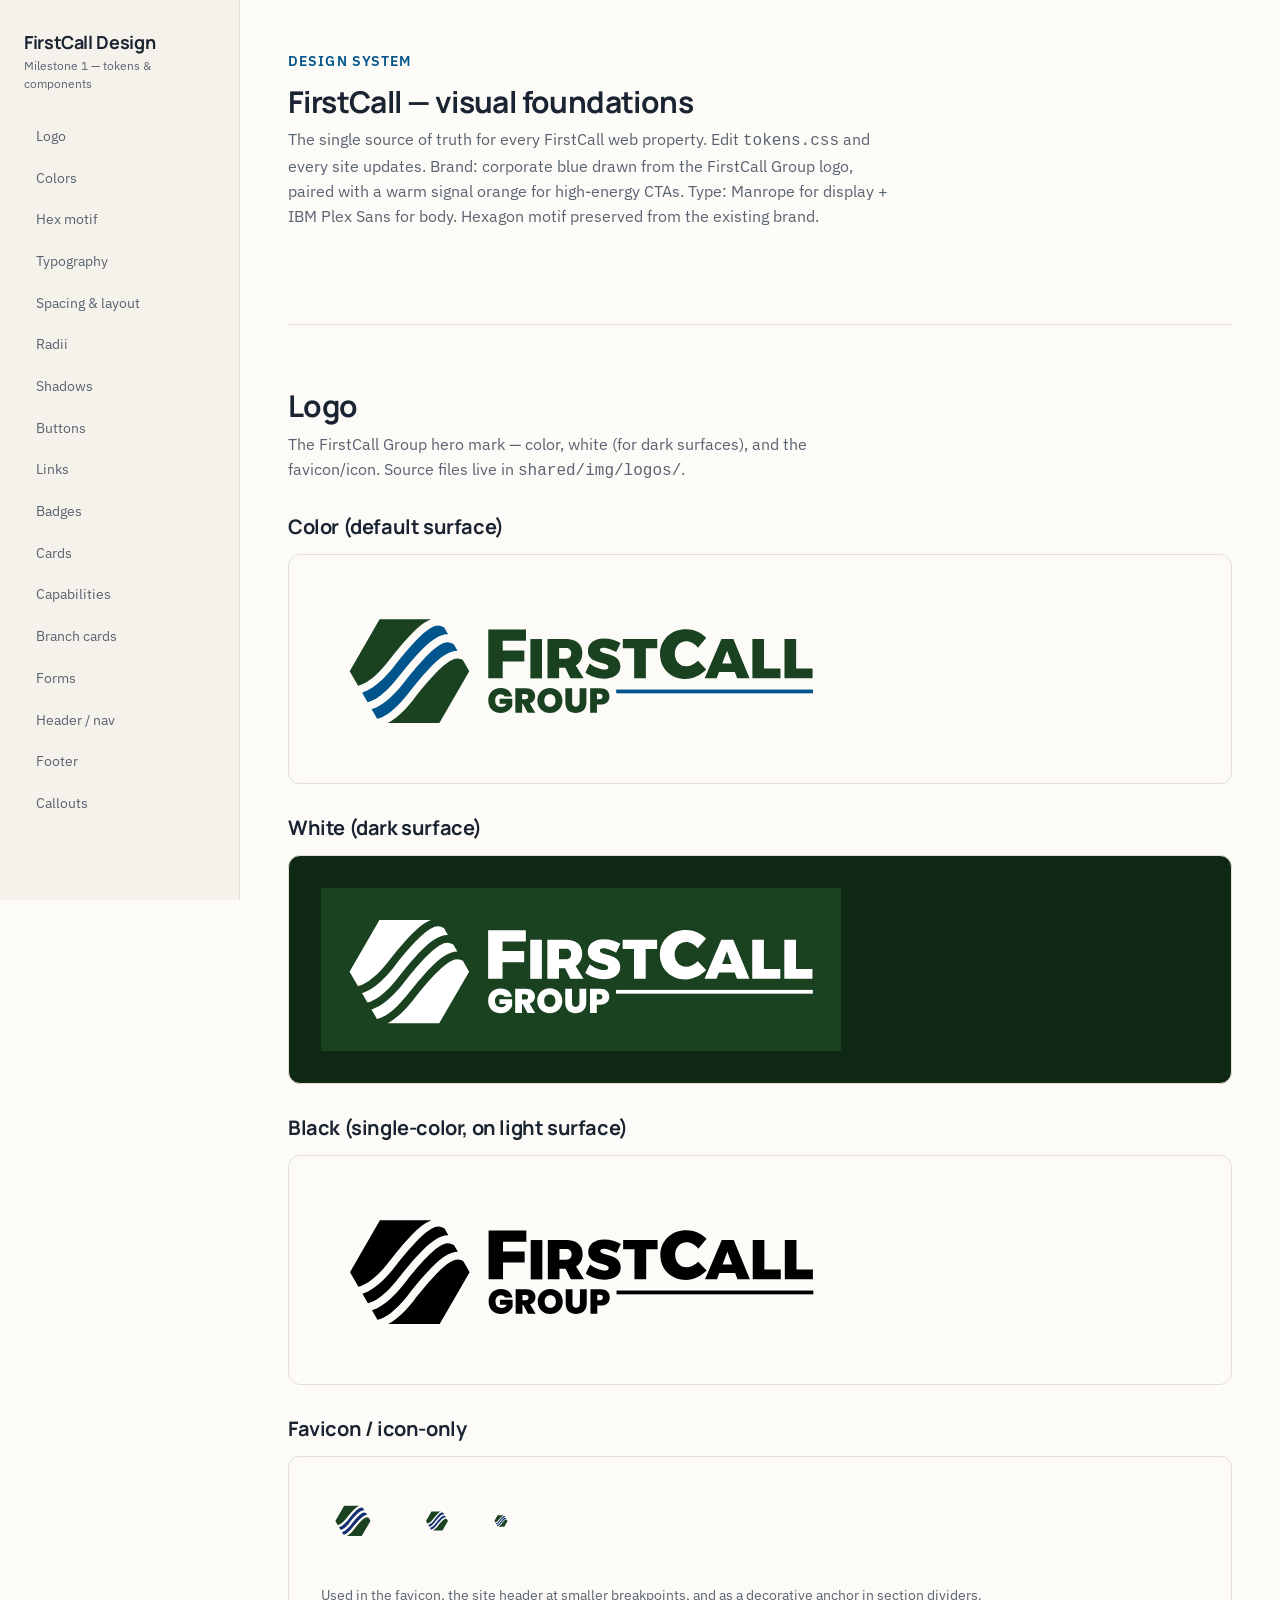
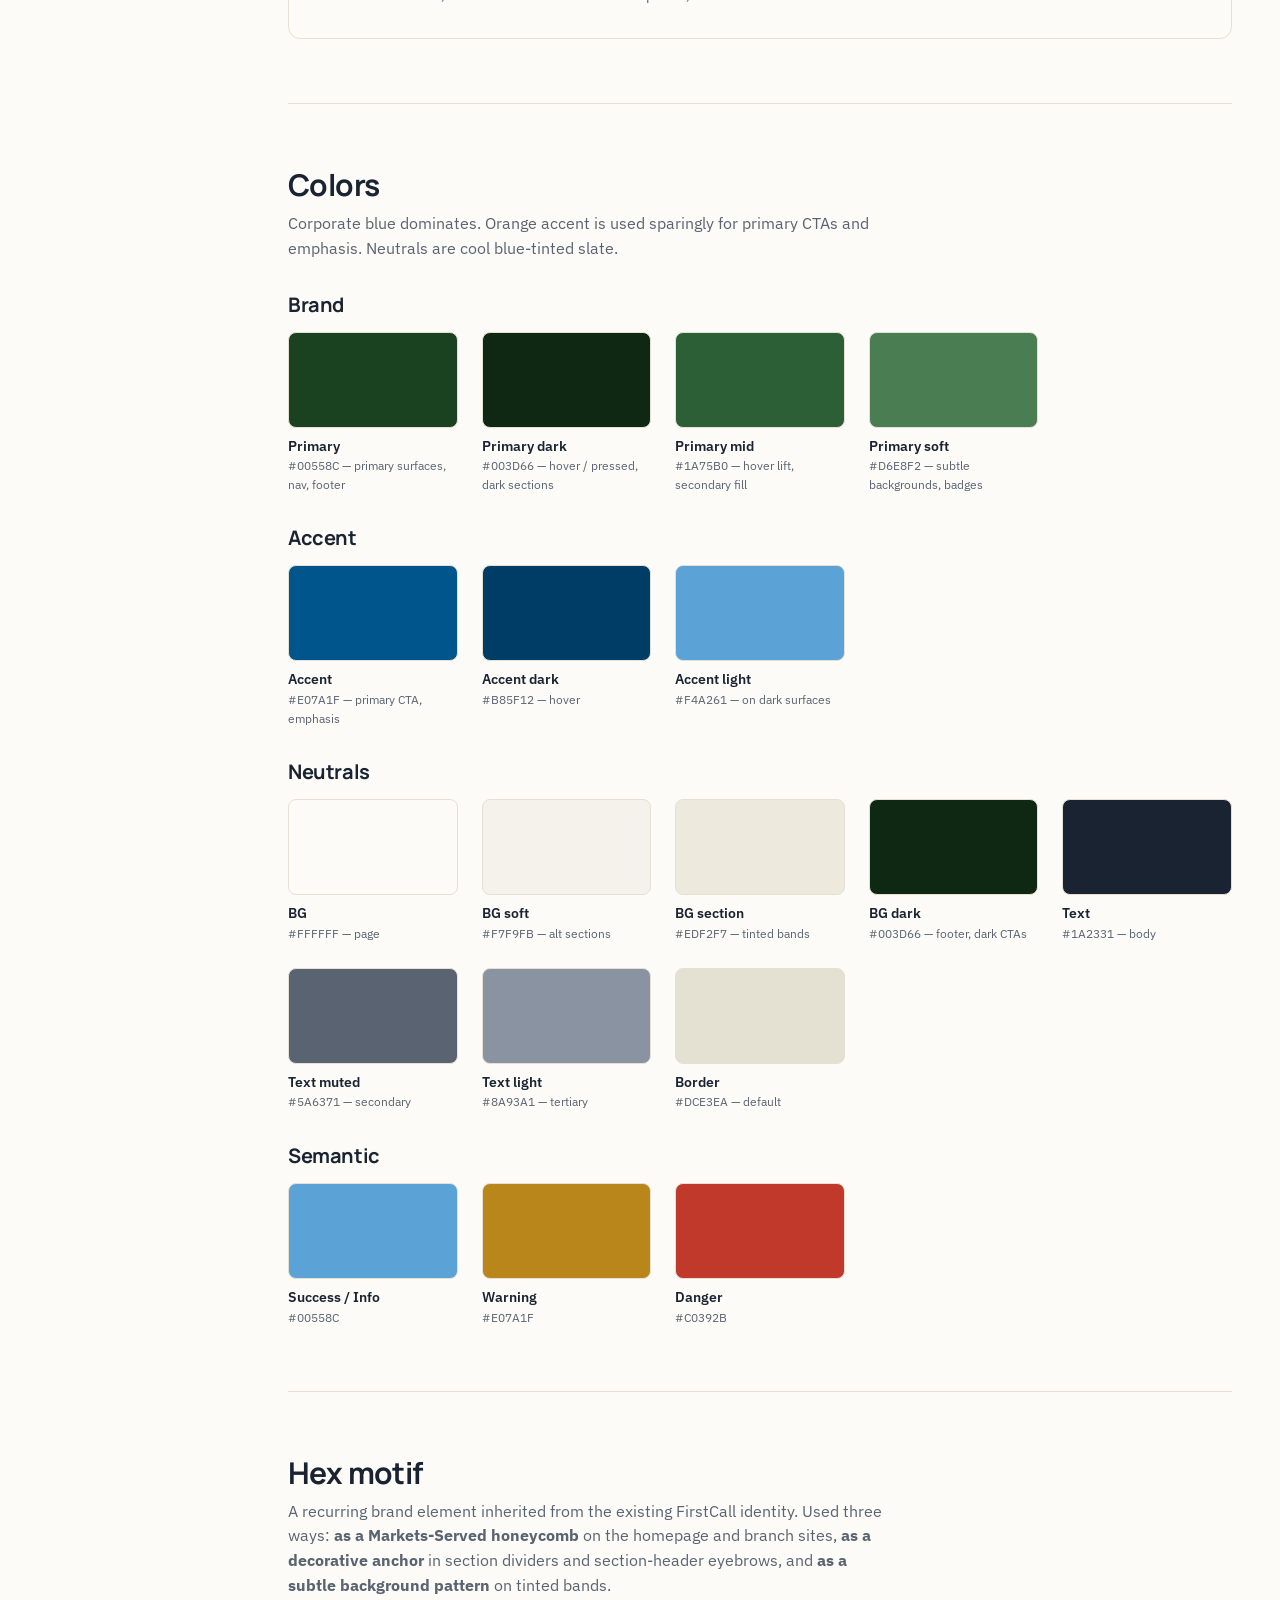
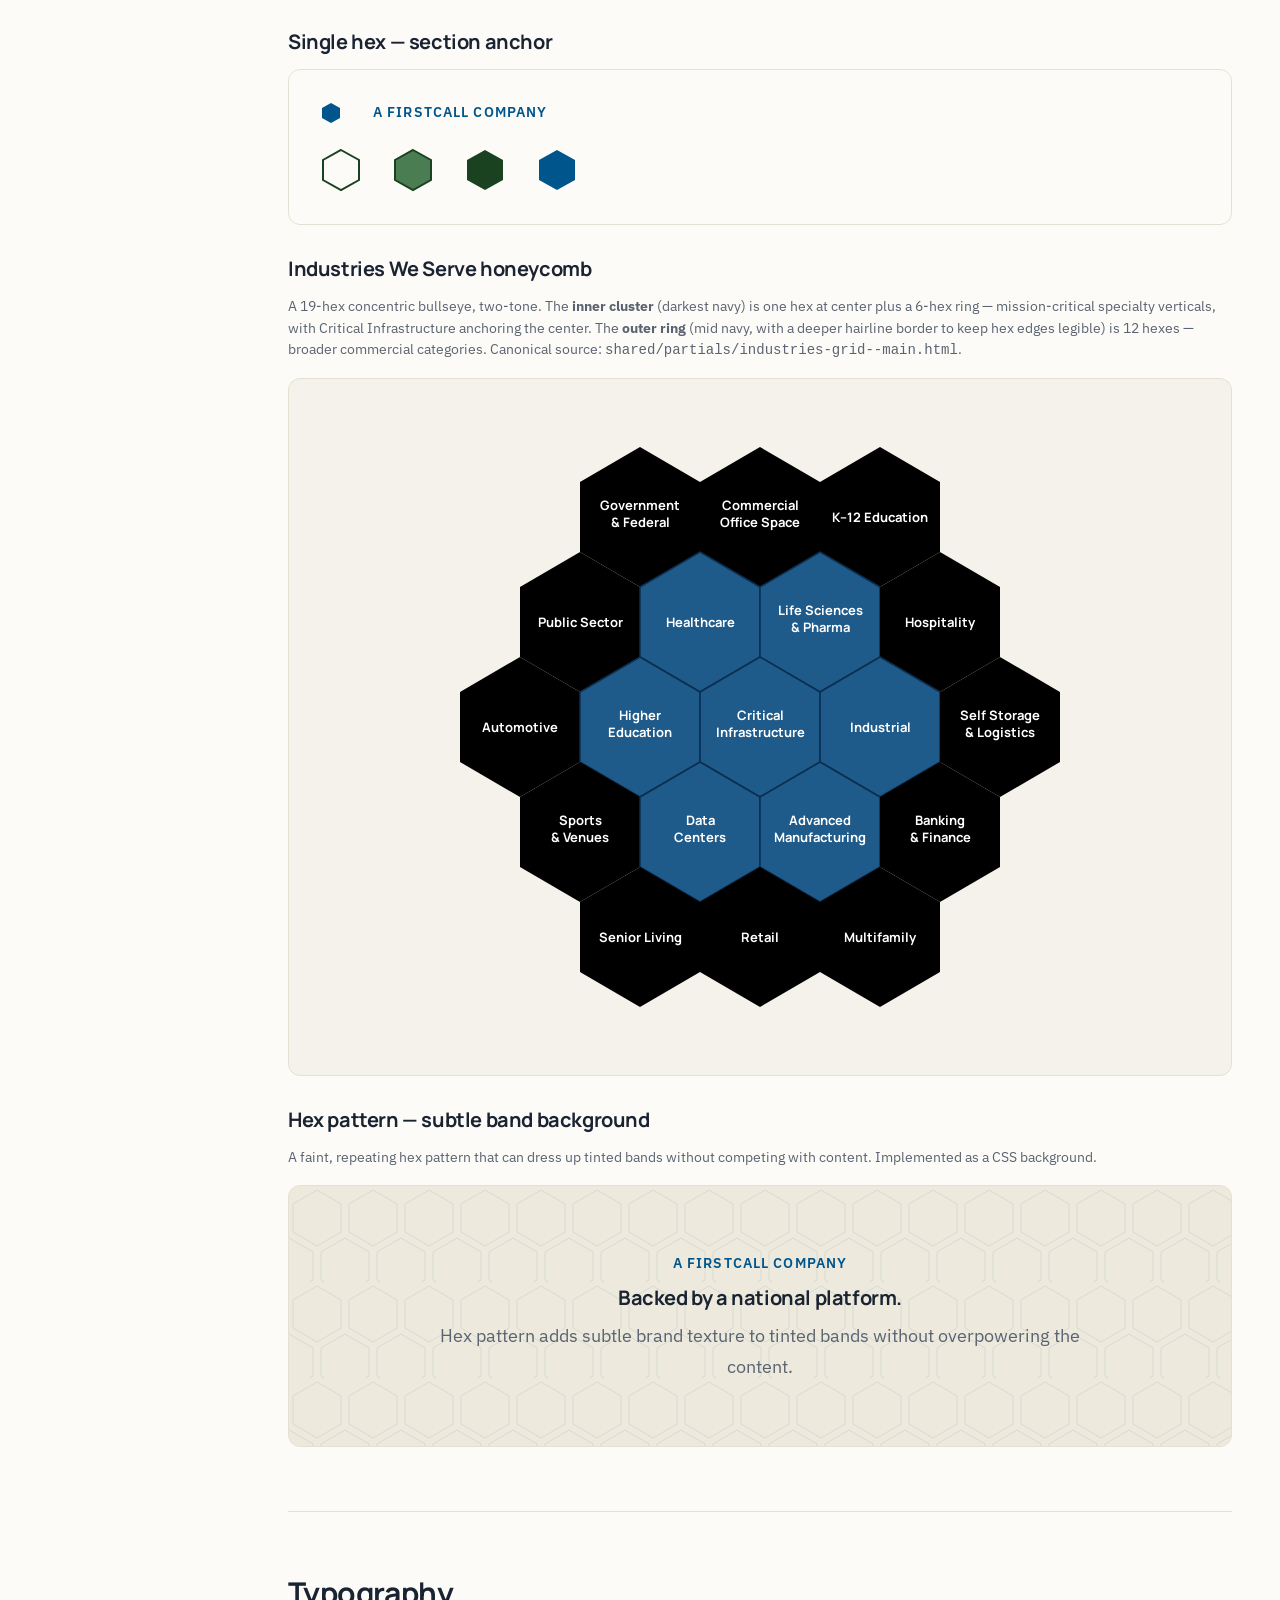
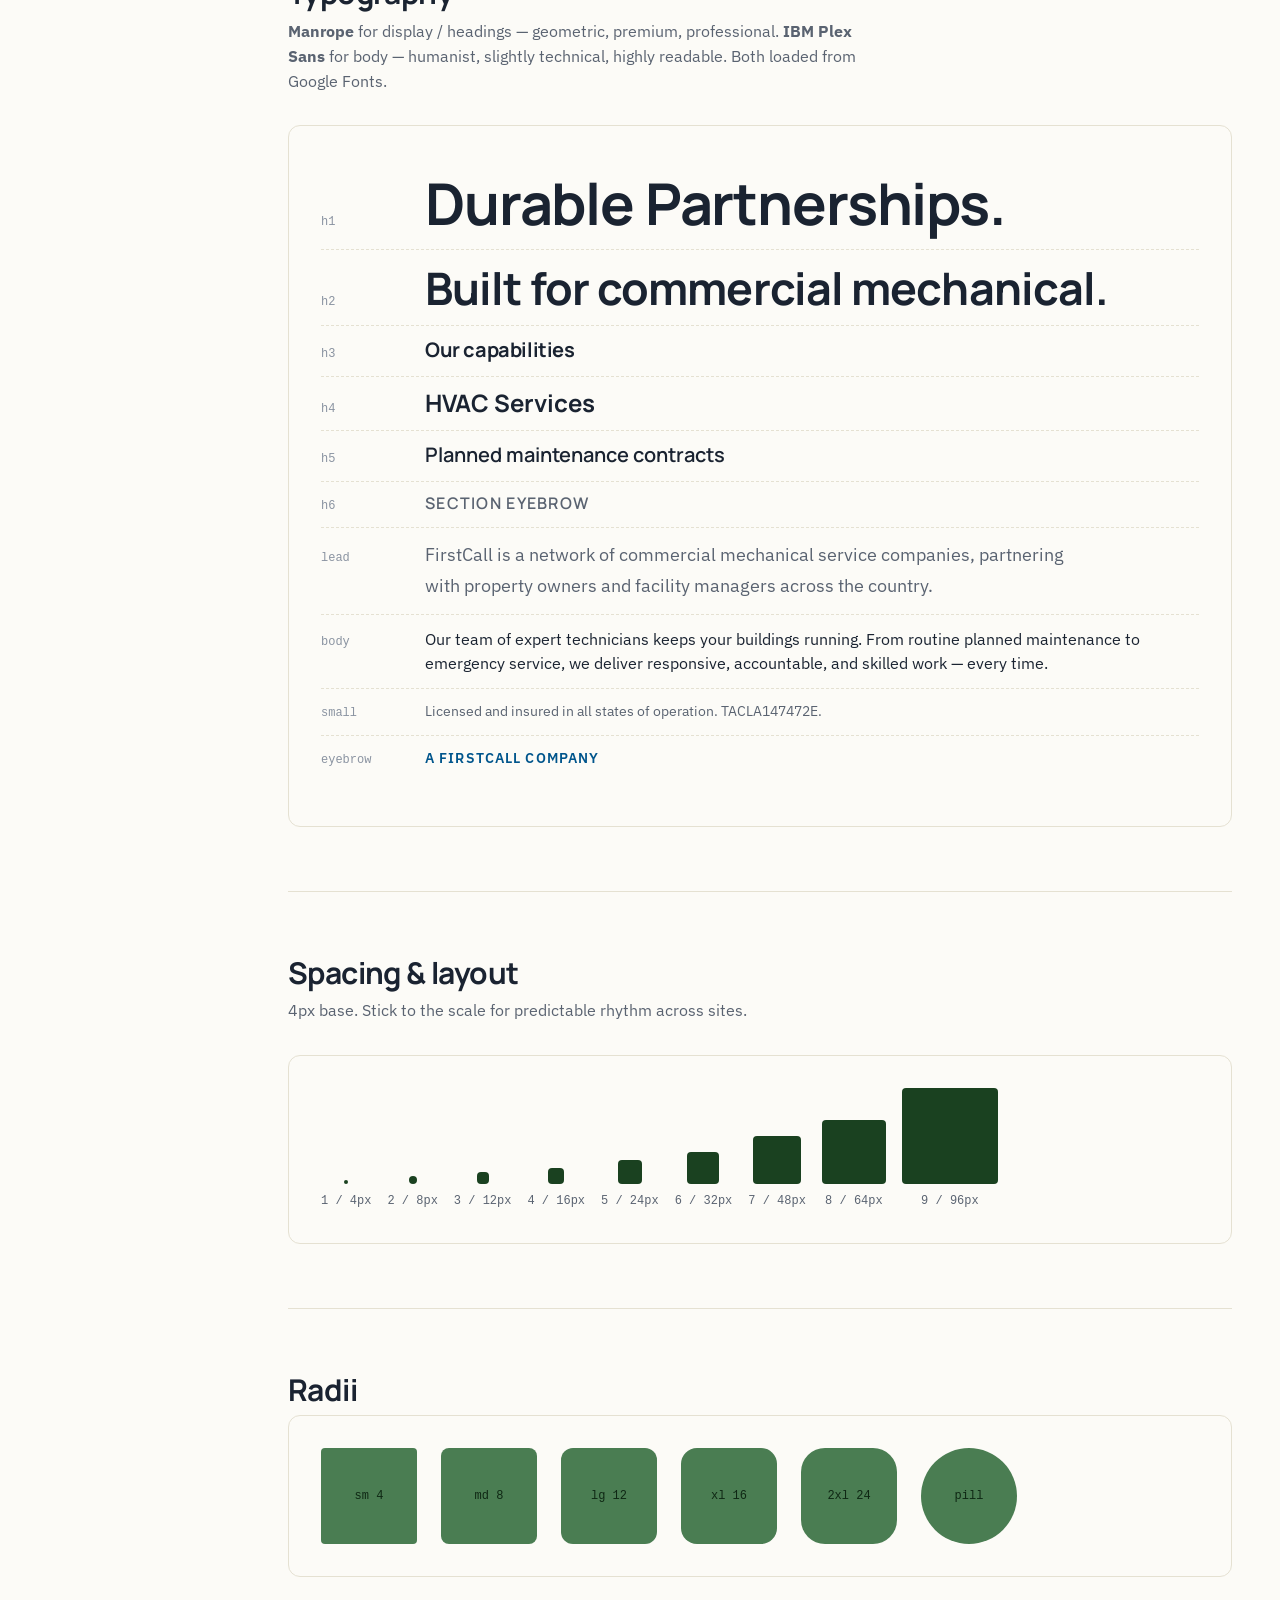
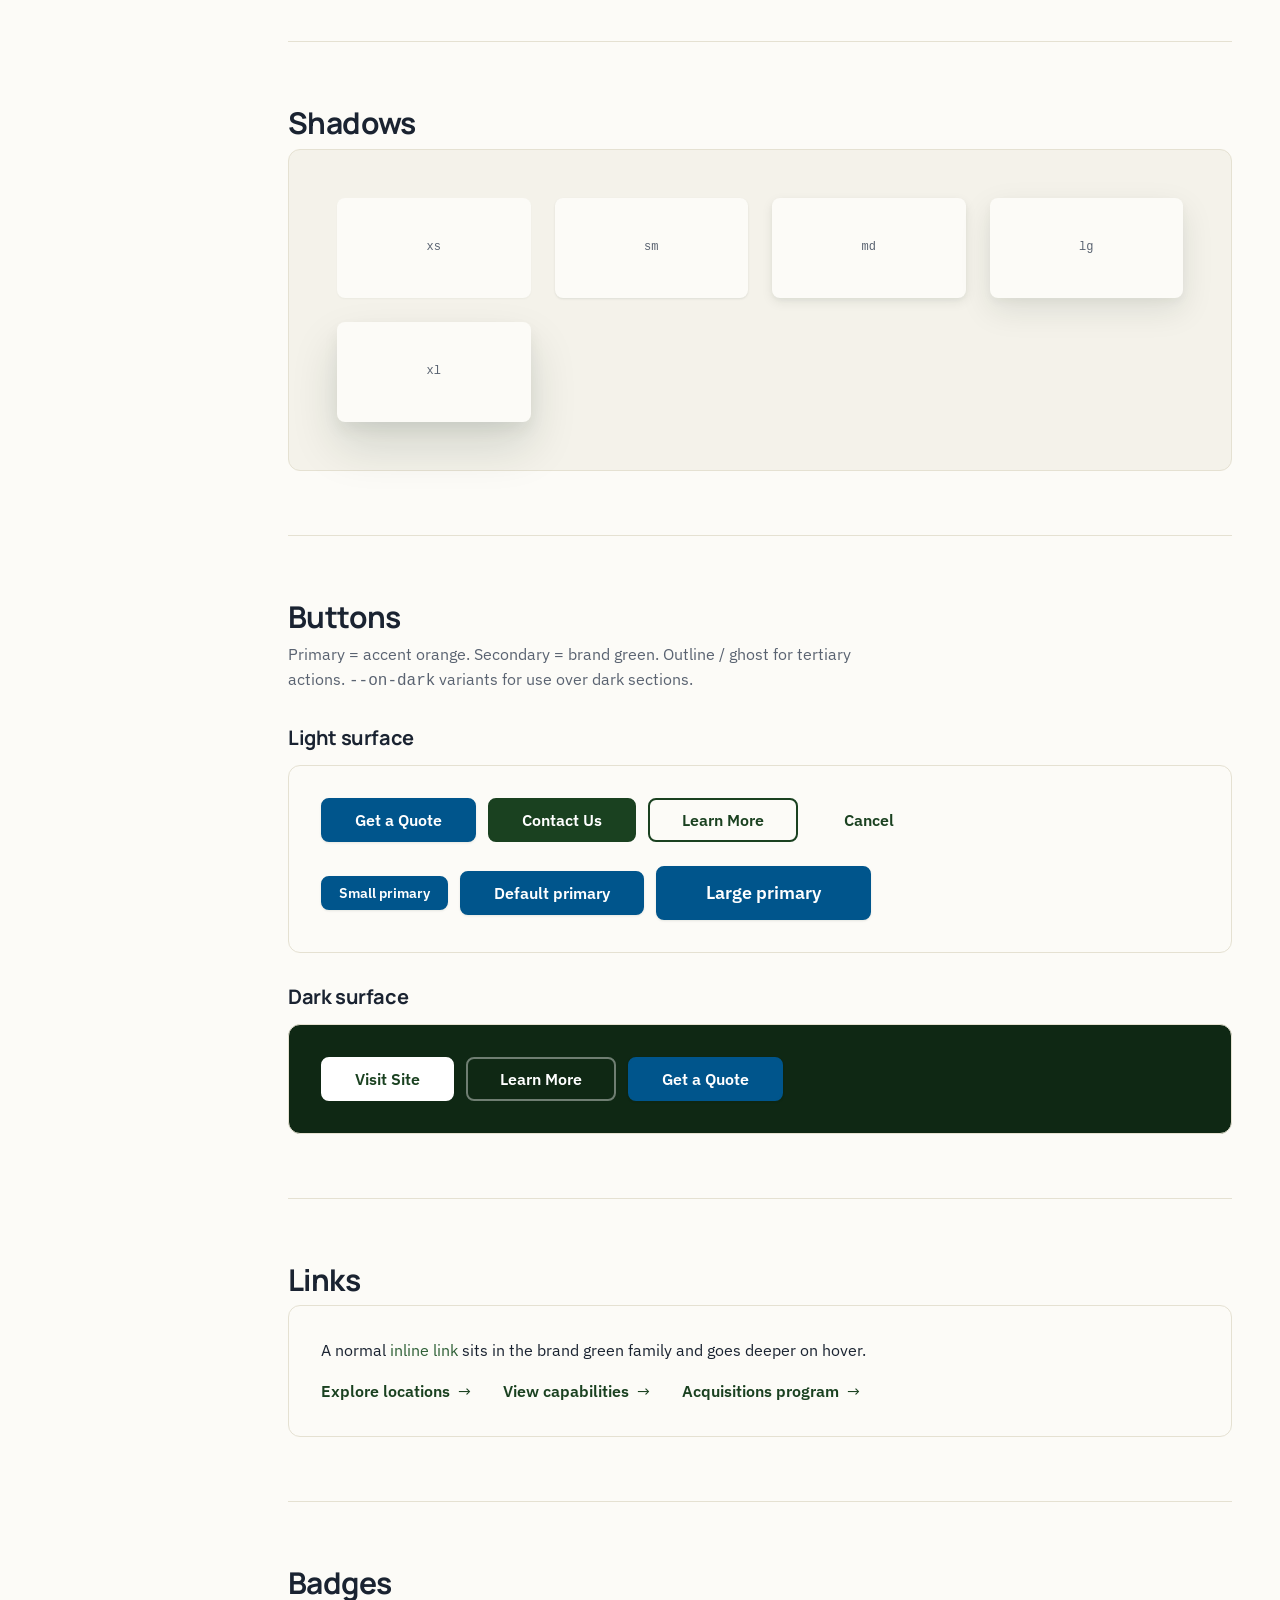
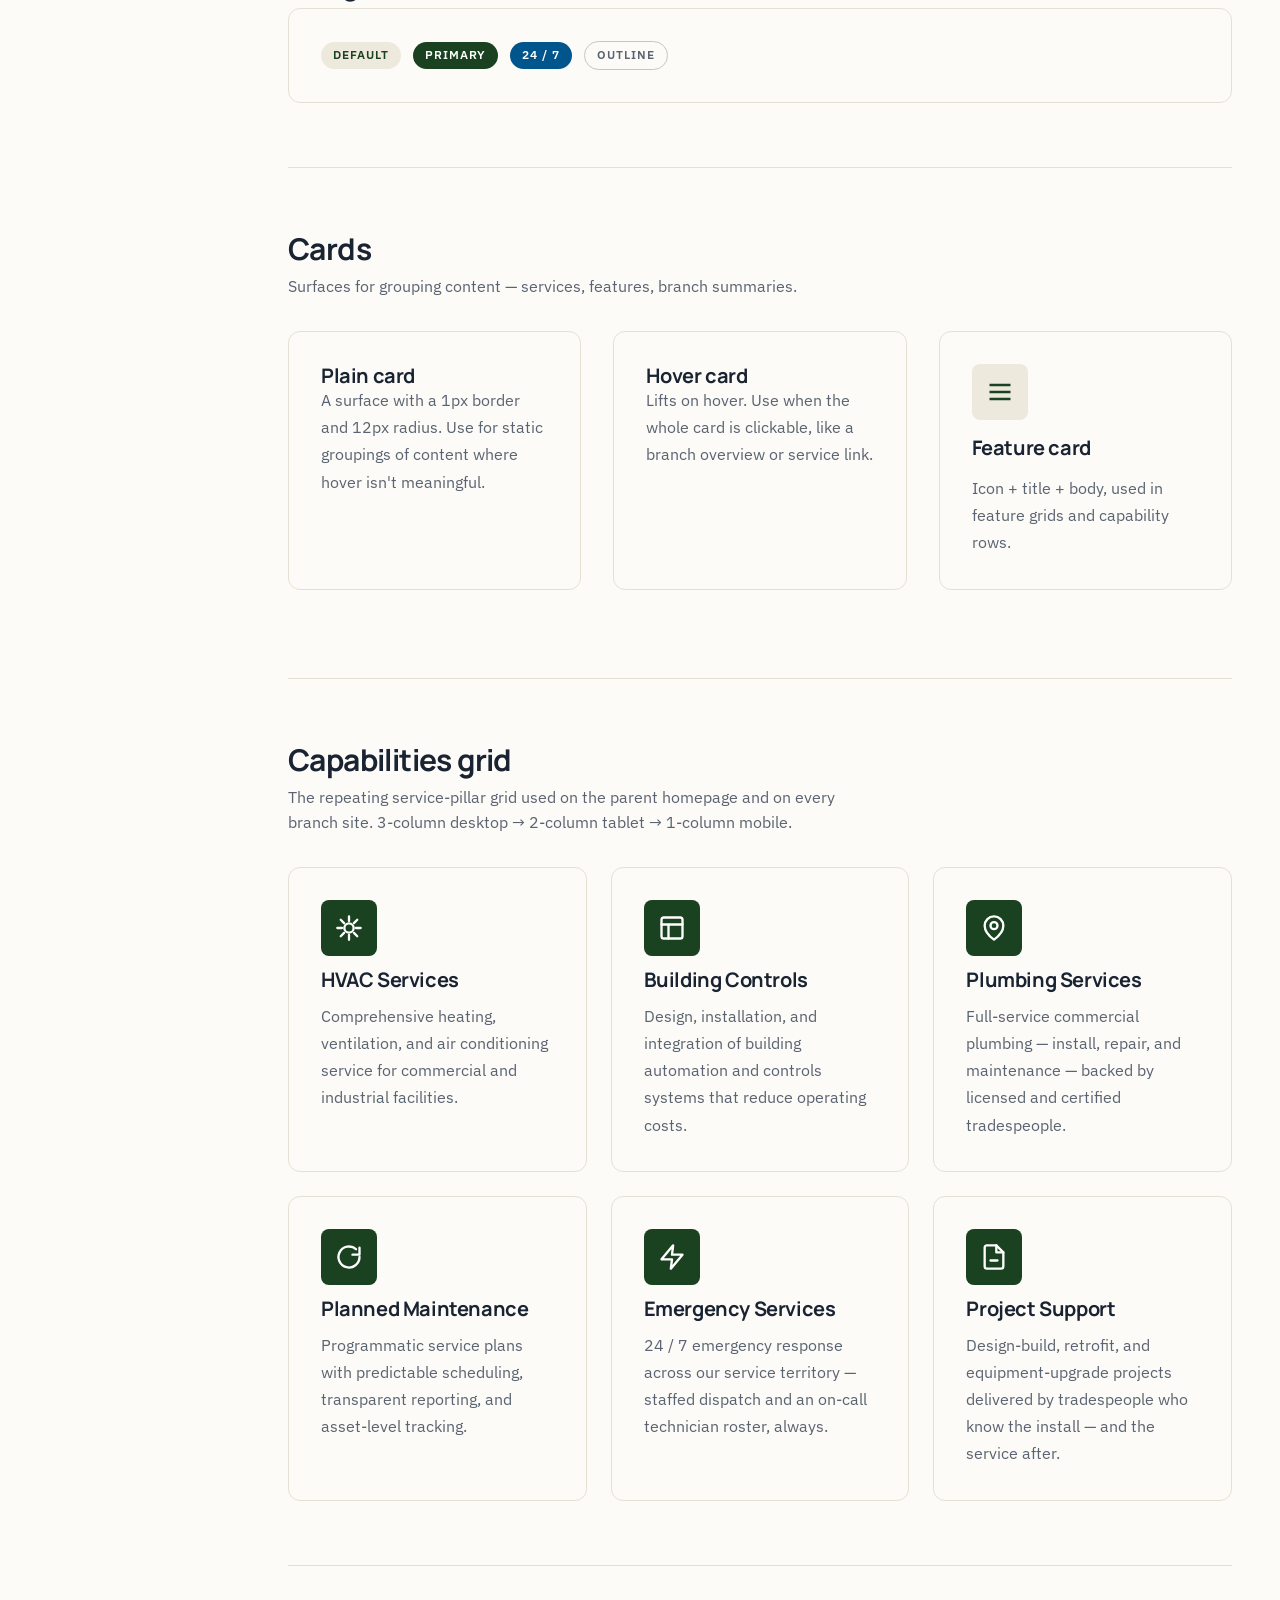
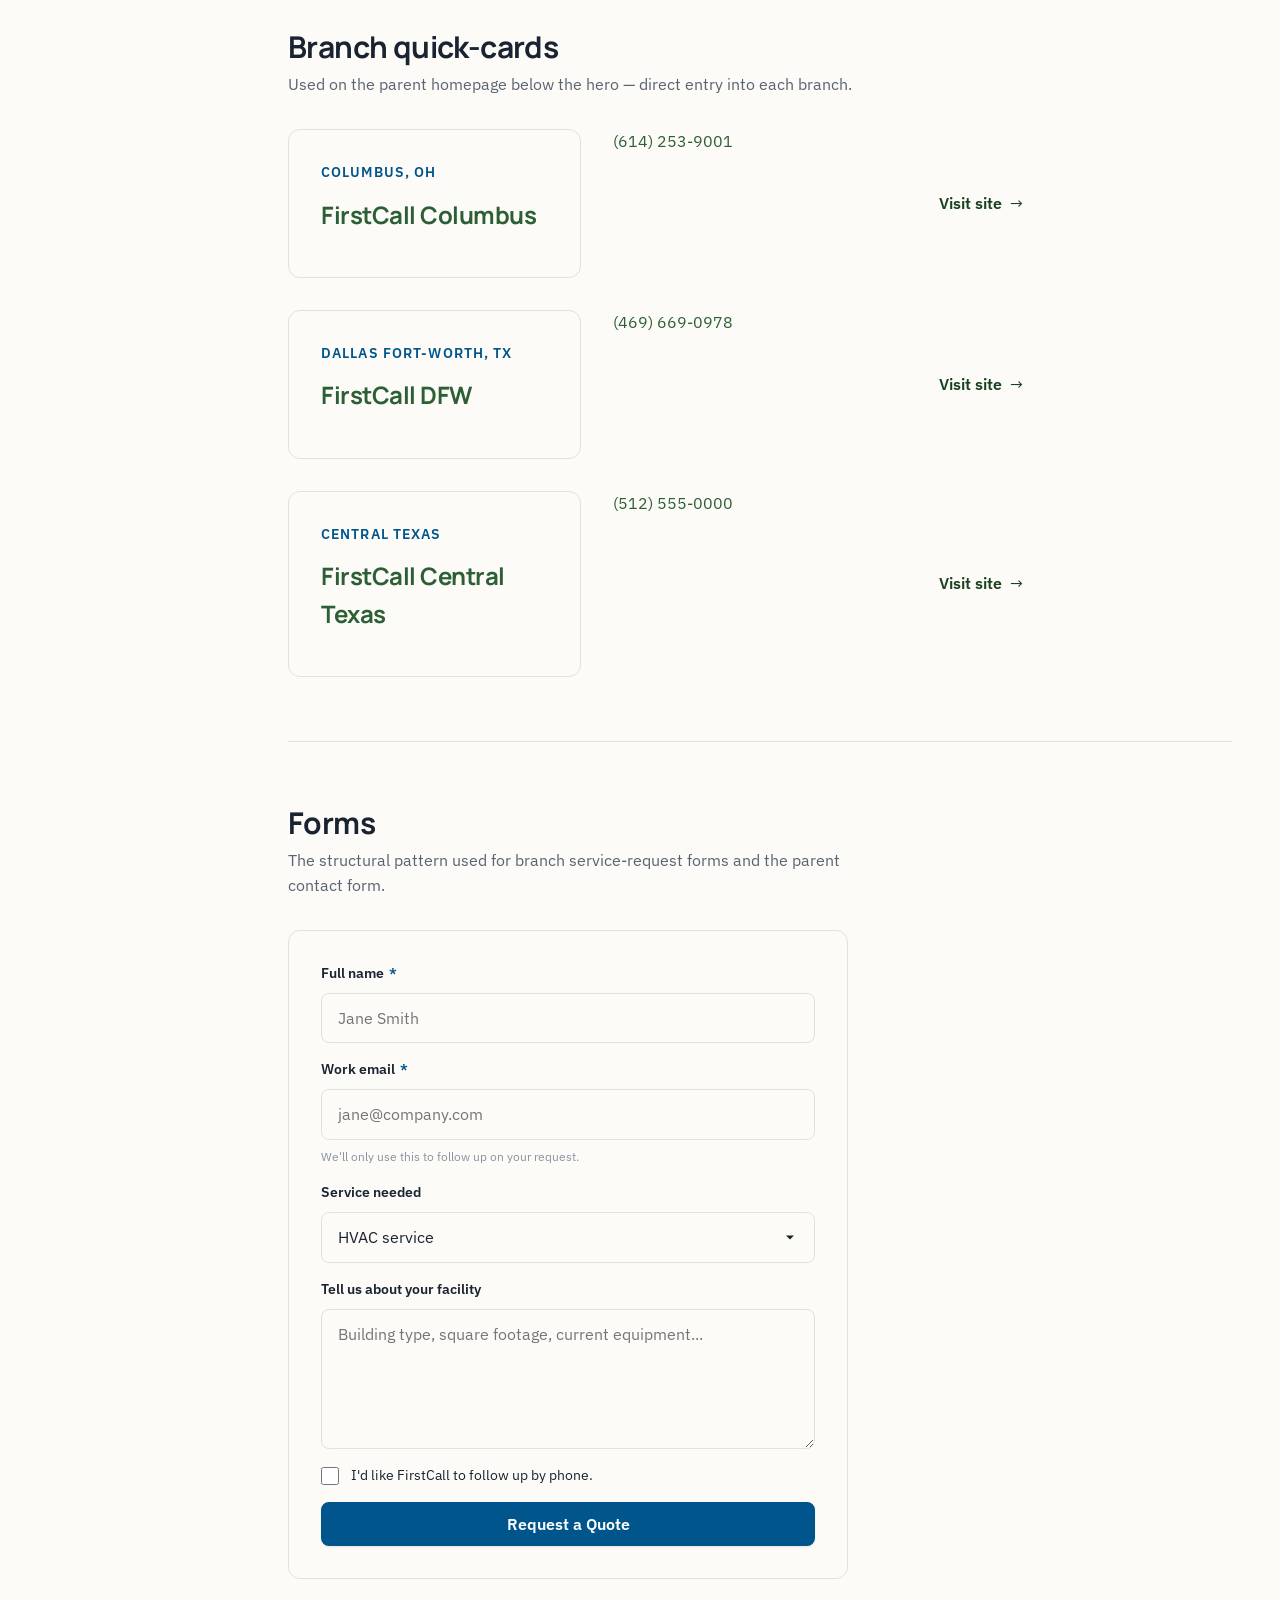
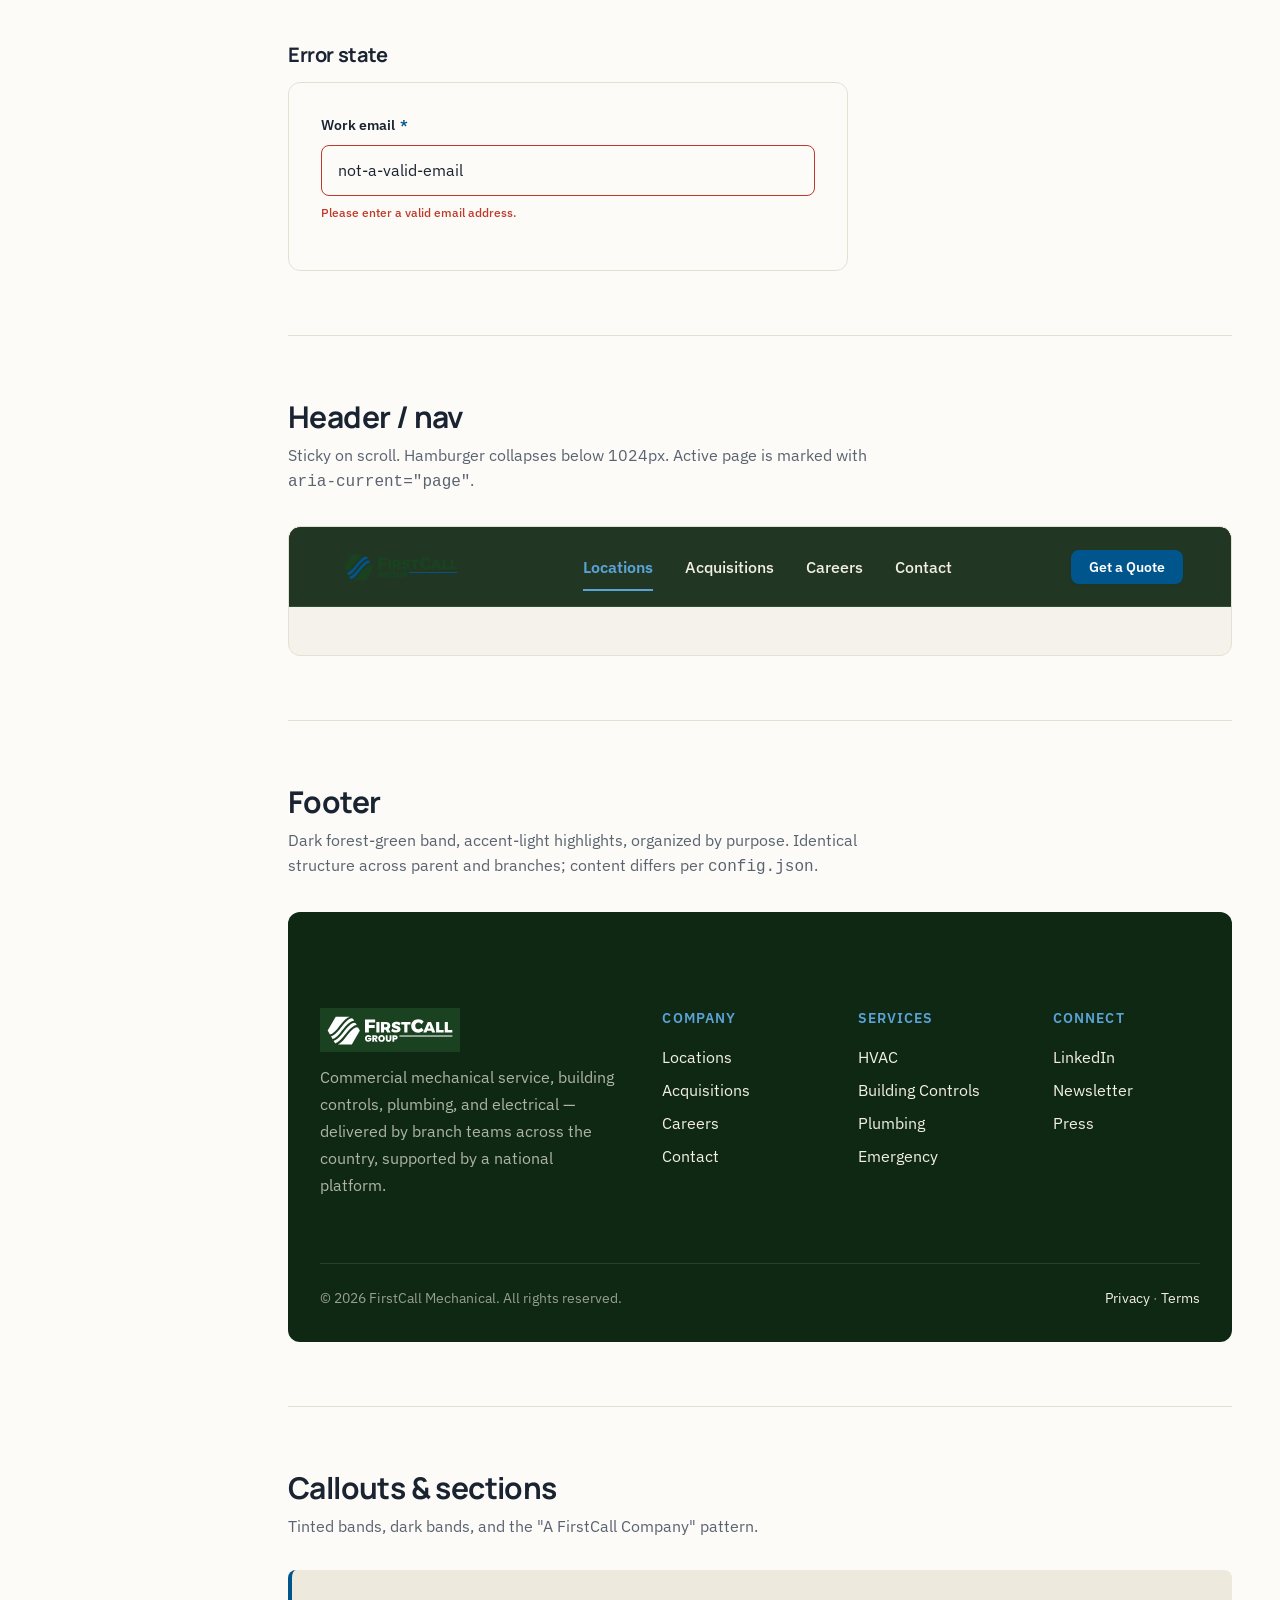
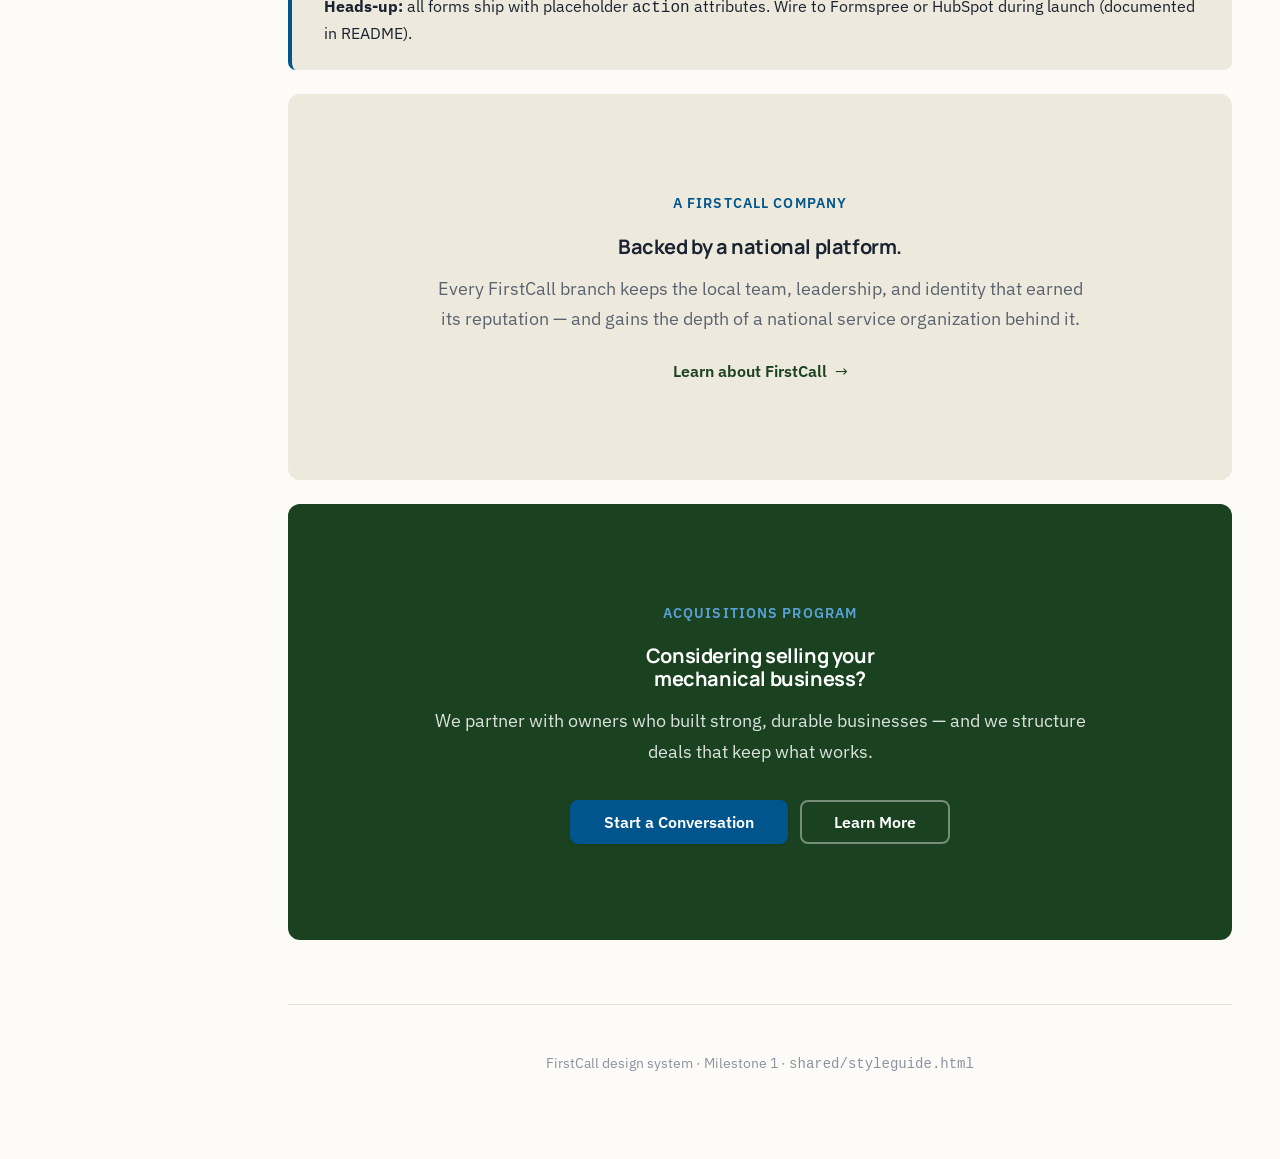
<file: shared/styleguide.html>
<!DOCTYPE html>
<html lang="en">
<head>
  <meta charset="UTF-8" />
  <meta name="viewport" content="width=device-width, initial-scale=1.0" />
  <title>FirstCall Design System</title>
  <meta name="description" content="FirstCall design system — tokens, type, and components." />

  <!-- Fonts: Manrope (display) + IBM Plex Sans (body) -->
  <link rel="preconnect" href="https://fonts.googleapis.com" />
  <link rel="preconnect" href="https://fonts.gstatic.com" crossorigin />
  <link href="https://fonts.googleapis.com/css2?family=Manrope:wght@400;500;600;700;800&family=IBM+Plex+Sans:wght@300;400;500;600;700&display=swap" rel="stylesheet" />

  <link rel="stylesheet" href="css/tokens.css" />
  <link rel="stylesheet" href="css/base.css" />
  <link rel="stylesheet" href="css/components.css" />

  <style>
    /* Styleguide-only chrome (not part of the design system) */
    .sg-shell {
      display: grid;
      grid-template-columns: 240px 1fr;
      min-height: 100vh;
    }
    @media (max-width: 1023px) {
      .sg-shell { grid-template-columns: 1fr; }
      .sg-sidebar { position: static; height: auto; border-right: none; border-bottom: 1px solid var(--color-border); }
    }
    .sg-sidebar {
      position: sticky;
      top: 0;
      align-self: start;
      height: 100vh;
      overflow-y: auto;
      padding: var(--space-6) var(--space-5);
      border-right: 1px solid var(--color-border);
      background: var(--color-bg-soft);
    }
    .sg-sidebar h1 {
      font-size: var(--text-lg);
      letter-spacing: var(--tracking-tight);
      margin-bottom: var(--space-1);
    }
    .sg-sidebar p {
      font-size: var(--text-xs);
      color: var(--color-text-muted);
      margin-bottom: var(--space-5);
    }
    .sg-sidebar nav { display: flex; flex-direction: column; gap: var(--space-1); }
    .sg-sidebar a {
      display: block;
      padding: var(--space-2) var(--space-3);
      font-size: var(--text-sm);
      color: var(--color-text-muted);
      text-decoration: none;
      border-radius: var(--radius-sm);
    }
    .sg-sidebar a:hover { background: var(--color-bg); color: var(--color-text); }

    .sg-main { padding: var(--space-7) var(--space-7); max-width: 1200px; }
    @media (max-width: 767px) { .sg-main { padding: var(--space-5); } }

    .sg-section { padding-block: var(--space-8); border-bottom: 1px solid var(--color-border); }
    .sg-section:first-child { padding-top: 0; }
    .sg-section:last-child { border-bottom: none; }
    .sg-section > h2 {
      font-size: var(--text-3xl);
      letter-spacing: var(--tracking-tight);
      margin-bottom: var(--space-2);
    }
    .sg-section > .sg-section-intro {
      color: var(--color-text-muted);
      max-width: 60ch;
      margin-bottom: var(--space-6);
    }
    .sg-section h3 {
      font-size: var(--text-xl);
      margin-block: var(--space-6) var(--space-4);
      letter-spacing: var(--tracking-tight);
    }
    .sg-section h3:first-of-type { margin-top: var(--space-2); }

    .sg-tile {
      background: var(--color-bg);
      border: 1px solid var(--color-border);
      border-radius: var(--radius-lg);
      padding: var(--space-6);
    }
    .sg-tile + .sg-tile { margin-top: var(--space-4); }

    .sg-swatches {
      display: grid;
      grid-template-columns: repeat(auto-fill, minmax(160px, 1fr));
      gap: var(--space-5);
    }

    .sg-row { display: flex; flex-wrap: wrap; gap: var(--space-3); align-items: center; }

    .sg-type-row { display: flex; align-items: baseline; gap: var(--space-5); padding-block: var(--space-3); border-bottom: 1px dashed var(--color-border); }
    .sg-type-row:last-child { border-bottom: none; }
    .sg-type-label {
      font-family: var(--font-mono, monospace);
      font-size: var(--text-xs);
      color: var(--color-text-light);
      min-width: 80px;
      flex-shrink: 0;
    }

    .sg-spacings { display: flex; align-items: flex-end; gap: var(--space-4); flex-wrap: wrap; }
    .sg-spacing { display: flex; flex-direction: column; align-items: center; gap: var(--space-2); }
    .sg-spacing__bar { background: var(--color-primary); border-radius: var(--radius-sm); width: 100%; }
    .sg-spacing__label { font-family: var(--font-mono, monospace); font-size: var(--text-xs); color: var(--color-text-muted); }

    .sg-shadow-grid { display: grid; grid-template-columns: repeat(auto-fill, minmax(180px, 1fr)); gap: var(--space-5); }
    .sg-shadow {
      background: var(--color-bg);
      height: 100px;
      border-radius: var(--radius-md);
      display: flex; align-items: center; justify-content: center;
      font-family: var(--font-mono, monospace); font-size: var(--text-xs); color: var(--color-text-muted);
    }

    .sg-radius-grid { display: flex; flex-wrap: wrap; gap: var(--space-5); }
    .sg-radius {
      width: 96px; height: 96px;
      background: var(--color-primary-soft);
      display: flex; align-items: center; justify-content: center;
      font-family: var(--font-mono, monospace); font-size: var(--text-xs); color: var(--color-primary-dark);
    }

    .sg-callout {
      background: var(--color-bg-section);
      border: 1px dashed var(--color-border-strong);
      padding: var(--space-5);
      border-radius: var(--radius-md);
      color: var(--color-text-muted);
      font-size: var(--text-sm);
    }

    .sg-dark-preview {
      background: var(--color-bg-dark);
      color: var(--color-text-on-dark);
      padding: var(--space-6);
      border-radius: var(--radius-lg);
    }
  </style>
</head>
<body>
  <div class="sg-shell">
    <!-- Sidebar nav -->
    <aside class="sg-sidebar">
      <h1>FirstCall Design</h1>
      <p>Milestone 1 — tokens &amp; components</p>
      <nav>
        <a href="#logo">Logo</a>
        <a href="#colors">Colors</a>
        <a href="#hex">Hex motif</a>
        <a href="#type">Typography</a>
        <a href="#spacing">Spacing &amp; layout</a>
        <a href="#radii">Radii</a>
        <a href="#shadows">Shadows</a>
        <a href="#buttons">Buttons</a>
        <a href="#links">Links</a>
        <a href="#badges">Badges</a>
        <a href="#cards">Cards</a>
        <a href="#capabilities">Capabilities</a>
        <a href="#branch-cards">Branch cards</a>
        <a href="#forms">Forms</a>
        <a href="#header">Header / nav</a>
        <a href="#footer">Footer</a>
        <a href="#callouts">Callouts</a>
      </nav>
    </aside>

    <main class="sg-main">

      <!-- Intro -->
      <section class="sg-section">
        <span class="eyebrow">Design System</span>
        <h2>FirstCall — visual foundations</h2>
        <p class="sg-section-intro">
          The single source of truth for every FirstCall web property. Edit
          <code>tokens.css</code> and every site updates. Brand: corporate blue
          drawn from the FirstCall Group logo, paired with a warm signal orange
          for high-energy CTAs. Type: Manrope for display + IBM Plex Sans for
          body. Hexagon motif preserved from the existing brand.
        </p>
      </section>

      <!-- LOGO -->
      <section class="sg-section" id="logo">
        <h2>Logo</h2>
        <p class="sg-section-intro">The FirstCall Group hero mark — color, white (for dark surfaces), and the favicon/icon. Source files live in <code>shared/img/logos/</code>.</p>

        <h3>Color (default surface)</h3>
        <div class="sg-tile" style="background:var(--color-bg)">
          <img src="img/logos/firstcall-group-color.svg" alt="FirstCall Group logo, color" style="max-width:520px; width:100%; height:auto;" />
        </div>

        <h3>White (dark surface)</h3>
        <div class="sg-tile sg-dark-preview" style="background:var(--color-bg-dark)">
          <img src="img/logos/firstcall-group-white.svg" alt="FirstCall Group logo, white" style="max-width:520px; width:100%; height:auto;" />
        </div>

        <h3>Black (single-color, on light surface)</h3>
        <div class="sg-tile">
          <img src="img/logos/firstcall-group-black.svg" alt="FirstCall Group logo, black" style="max-width:520px; width:100%; height:auto;" />
        </div>

        <h3>Favicon / icon-only</h3>
        <div class="sg-tile">
          <div class="sg-row" style="gap:var(--space-6); align-items:center">
            <img src="img/logos/firstcall-group-favicon.svg" alt="FirstCall icon, 64px" width="64" height="64" />
            <img src="img/logos/firstcall-group-favicon.svg" alt="FirstCall icon, 40px" width="40" height="40" />
            <img src="img/logos/firstcall-group-favicon.svg" alt="FirstCall icon, 24px" width="24" height="24" />
            <span class="text-muted text-small">Used in the favicon, the site header at smaller breakpoints, and as a decorative anchor in section dividers.</span>
          </div>
        </div>
      </section>

      <!-- COLORS -->
      <section class="sg-section" id="colors">
        <h2>Colors</h2>
        <p class="sg-section-intro">Corporate blue dominates. Orange accent is used sparingly for primary CTAs and emphasis. Neutrals are cool blue-tinted slate.</p>

        <h3>Brand</h3>
        <div class="sg-swatches">
          <div class="swatch">
            <div class="swatch__chip" style="background:var(--color-primary)"></div>
            <div class="swatch__meta"><strong>Primary</strong>#00558C — primary surfaces, nav, footer</div>
          </div>
          <div class="swatch">
            <div class="swatch__chip" style="background:var(--color-primary-dark)"></div>
            <div class="swatch__meta"><strong>Primary dark</strong>#003D66 — hover / pressed, dark sections</div>
          </div>
          <div class="swatch">
            <div class="swatch__chip" style="background:var(--color-primary-mid)"></div>
            <div class="swatch__meta"><strong>Primary mid</strong>#1A75B0 — hover lift, secondary fill</div>
          </div>
          <div class="swatch">
            <div class="swatch__chip" style="background:var(--color-primary-soft)"></div>
            <div class="swatch__meta"><strong>Primary soft</strong>#D6E8F2 — subtle backgrounds, badges</div>
          </div>
        </div>

        <h3>Accent</h3>
        <div class="sg-swatches">
          <div class="swatch">
            <div class="swatch__chip" style="background:var(--color-accent)"></div>
            <div class="swatch__meta"><strong>Accent</strong>#E07A1F — primary CTA, emphasis</div>
          </div>
          <div class="swatch">
            <div class="swatch__chip" style="background:var(--color-accent-dark)"></div>
            <div class="swatch__meta"><strong>Accent dark</strong>#B85F12 — hover</div>
          </div>
          <div class="swatch">
            <div class="swatch__chip" style="background:var(--color-accent-light)"></div>
            <div class="swatch__meta"><strong>Accent light</strong>#F4A261 — on dark surfaces</div>
          </div>
        </div>

        <h3>Neutrals</h3>
        <div class="sg-swatches">
          <div class="swatch">
            <div class="swatch__chip" style="background:var(--color-bg)"></div>
            <div class="swatch__meta"><strong>BG</strong>#FFFFFF — page</div>
          </div>
          <div class="swatch">
            <div class="swatch__chip" style="background:var(--color-bg-soft)"></div>
            <div class="swatch__meta"><strong>BG soft</strong>#F7F9FB — alt sections</div>
          </div>
          <div class="swatch">
            <div class="swatch__chip" style="background:var(--color-bg-section)"></div>
            <div class="swatch__meta"><strong>BG section</strong>#EDF2F7 — tinted bands</div>
          </div>
          <div class="swatch">
            <div class="swatch__chip" style="background:var(--color-bg-dark)"></div>
            <div class="swatch__meta"><strong>BG dark</strong>#003D66 — footer, dark CTAs</div>
          </div>
          <div class="swatch">
            <div class="swatch__chip" style="background:var(--color-text)"></div>
            <div class="swatch__meta"><strong>Text</strong>#1A2331 — body</div>
          </div>
          <div class="swatch">
            <div class="swatch__chip" style="background:var(--color-text-muted)"></div>
            <div class="swatch__meta"><strong>Text muted</strong>#5A6371 — secondary</div>
          </div>
          <div class="swatch">
            <div class="swatch__chip" style="background:var(--color-text-light)"></div>
            <div class="swatch__meta"><strong>Text light</strong>#8A93A1 — tertiary</div>
          </div>
          <div class="swatch">
            <div class="swatch__chip" style="background:var(--color-border)"></div>
            <div class="swatch__meta"><strong>Border</strong>#DCE3EA — default</div>
          </div>
        </div>

        <h3>Semantic</h3>
        <div class="sg-swatches">
          <div class="swatch"><div class="swatch__chip" style="background:var(--color-success)"></div><div class="swatch__meta"><strong>Success / Info</strong>#00558C</div></div>
          <div class="swatch"><div class="swatch__chip" style="background:var(--color-warning)"></div><div class="swatch__meta"><strong>Warning</strong>#E07A1F</div></div>
          <div class="swatch"><div class="swatch__chip" style="background:var(--color-danger)"></div><div class="swatch__meta"><strong>Danger</strong>#C0392B</div></div>
        </div>
      </section>

      <!-- HEX MOTIF -->
      <section class="sg-section" id="hex">
        <h2>Hex motif</h2>
        <p class="sg-section-intro">A recurring brand element inherited from the existing FirstCall identity. Used three ways: <strong>as a Markets-Served honeycomb</strong> on the homepage and branch sites, <strong>as a decorative anchor</strong> in section dividers and section-header eyebrows, and <strong>as a subtle background pattern</strong> on tinted bands.</p>

        <h3>Single hex — section anchor</h3>
        <div class="sg-tile">
          <div class="sg-row" style="gap:var(--space-6); align-items:center">
            <!-- Small filled hex anchor (used beside eyebrows) -->
            <svg width="20" height="22" viewBox="0 0 20 22" aria-hidden="true">
              <polygon points="10,1 19,6 19,16 10,21 1,16 1,6" fill="var(--color-accent)"/>
            </svg>
            <span class="eyebrow" style="margin:0">A FirstCall Company</span>
          </div>
          <div class="sg-row" style="gap:var(--space-6); align-items:center; margin-top:var(--space-5)">
            <!-- Larger outline hex anchor (used as section dividers) -->
            <svg width="40" height="44" viewBox="0 0 40 44" aria-hidden="true">
              <polygon points="20,2 38,12 38,32 20,42 2,32 2,12" fill="none" stroke="var(--color-primary)" stroke-width="2"/>
            </svg>
            <svg width="40" height="44" viewBox="0 0 40 44" aria-hidden="true">
              <polygon points="20,2 38,12 38,32 20,42 2,32 2,12" fill="var(--color-primary-soft)" stroke="var(--color-primary)" stroke-width="2"/>
            </svg>
            <svg width="40" height="44" viewBox="0 0 40 44" aria-hidden="true">
              <polygon points="20,2 38,12 38,32 20,42 2,32 2,12" fill="var(--color-primary)"/>
            </svg>
            <svg width="40" height="44" viewBox="0 0 40 44" aria-hidden="true">
              <polygon points="20,2 38,12 38,32 20,42 2,32 2,12" fill="var(--color-accent)"/>
            </svg>
          </div>
        </div>

        <h3>Industries We Serve honeycomb</h3>
        <p class="text-muted text-small" style="margin-bottom:var(--space-4)">A 19-hex concentric bullseye, two-tone. The <strong>inner cluster</strong> (darkest navy) is one hex at center plus a 6-hex ring — mission-critical specialty verticals, with Critical Infrastructure anchoring the center. The <strong>outer ring</strong> (mid navy, with a deeper hairline border to keep hex edges legible) is 12 hexes — broader commercial categories. Canonical source: <code>shared/partials/industries-grid--main.html</code>.</p>
        <div class="sg-tile" style="background:var(--color-bg-soft); display:flex; justify-content:center; padding-block:var(--space-7)">
          <svg width="640" height="600" viewBox="0 0 640 600" aria-label="Industries we serve honeycomb">
            <defs>
              <style>
                .sg-hex-t1     { fill: var(--fc-tier-1); }
                .sg-hex-t1     { fill: var(--fc-tier-2); stroke: var(--fc-tier-1); stroke-width: 1.5; }
                .sg-label      { fill: var(--fc-text-light); font-family: var(--font-display); font-weight: 700; font-size: 13px; }
              </style>
            </defs>
            <!-- Row 1 (top, 3 — all T3 outer) -->
            <polygon class="sg-hex-t2" points="200,20 260,55 260,125 200,160 140,125 140,55"/>
            <text class="sg-label" text-anchor="middle" x="200" y="83">Government</text>
            <text class="sg-label" text-anchor="middle" x="200" y="100">&amp; Federal</text>
            <polygon class="sg-hex-t2" points="320,20 380,55 380,125 320,160 260,125 260,55"/>
            <text class="sg-label" text-anchor="middle" x="320" y="83">Commercial</text>
            <text class="sg-label" text-anchor="middle" x="320" y="100">Office Space</text>
            <polygon class="sg-hex-t2" points="440,20 500,55 500,125 440,160 380,125 380,55"/>
            <text class="sg-label" text-anchor="middle" x="440" y="95">K&ndash;12 Education</text>

            <!-- Row 2 (4: T3, T2, T2, T3) -->
            <polygon class="sg-hex-t2" points="140,125 200,160 200,230 140,265 80,230 80,160"/>
            <text class="sg-label" text-anchor="middle" x="140" y="200">Public Sector</text>
            <polygon class="sg-hex-t1" points="260,125 320,160 320,230 260,265 200,230 200,160"/>
            <text class="sg-label" text-anchor="middle" x="260" y="200">Healthcare</text>
            <polygon class="sg-hex-t1" points="380,125 440,160 440,230 380,265 320,230 320,160"/>
            <text class="sg-label" text-anchor="middle" x="380" y="188">Life Sciences</text>
            <text class="sg-label" text-anchor="middle" x="380" y="205">&amp; Pharma</text>
            <polygon class="sg-hex-t2" points="500,125 560,160 560,230 500,265 440,230 440,160"/>
            <text class="sg-label" text-anchor="middle" x="500" y="200">Hospitality</text>

            <!-- Row 3 (widest, 5: T3, T2, T1 center, T2, T3) -->
            <polygon class="sg-hex-t2" points="80,230 140,265 140,335 80,370 20,335 20,265"/>
            <text class="sg-label" text-anchor="middle" x="80" y="305">Automotive</text>
            <polygon class="sg-hex-t1" points="200,230 260,265 260,335 200,370 140,335 140,265"/>
            <text class="sg-label" text-anchor="middle" x="200" y="293">Higher</text>
            <text class="sg-label" text-anchor="middle" x="200" y="310">Education</text>
            <polygon class="sg-hex-t1" points="320,230 380,265 380,335 320,370 260,335 260,265"/>
            <text class="sg-label" text-anchor="middle" x="320" y="293">Critical</text>
            <text class="sg-label" text-anchor="middle" x="320" y="310">Infrastructure</text>
            <polygon class="sg-hex-t1" points="440,230 500,265 500,335 440,370 380,335 380,265"/>
            <text class="sg-label" text-anchor="middle" x="440" y="305">Industrial</text>
            <polygon class="sg-hex-t2" points="560,230 620,265 620,335 560,370 500,335 500,265"/>
            <text class="sg-label" text-anchor="middle" x="560" y="293">Self Storage</text>
            <text class="sg-label" text-anchor="middle" x="560" y="310">&amp; Logistics</text>

            <!-- Row 4 (4: T3, T2, T2, T3) -->
            <polygon class="sg-hex-t2" points="140,335 200,370 200,440 140,475 80,440 80,370"/>
            <text class="sg-label" text-anchor="middle" x="140" y="398">Sports</text>
            <text class="sg-label" text-anchor="middle" x="140" y="415">&amp; Venues</text>
            <polygon class="sg-hex-t1" points="260,335 320,370 320,440 260,475 200,440 200,370"/>
            <text class="sg-label" text-anchor="middle" x="260" y="398">Data</text>
            <text class="sg-label" text-anchor="middle" x="260" y="415">Centers</text>
            <polygon class="sg-hex-t1" points="380,335 440,370 440,440 380,475 320,440 320,370"/>
            <text class="sg-label" text-anchor="middle" x="380" y="398">Advanced</text>
            <text class="sg-label" text-anchor="middle" x="380" y="415">Manufacturing</text>
            <polygon class="sg-hex-t2" points="500,335 560,370 560,440 500,475 440,440 440,370"/>
            <text class="sg-label" text-anchor="middle" x="500" y="398">Banking</text><text class="sg-label" text-anchor="middle" x="500" y="415">&amp; Finance</text>

            <!-- Row 5 (bottom, 3 — all T3 outer) -->
            <polygon class="sg-hex-t2" points="200,440 260,475 260,545 200,580 140,545 140,475"/>
            <text class="sg-label" text-anchor="middle" x="200" y="515">Senior Living</text>
            <polygon class="sg-hex-t2" points="320,440 380,475 380,545 320,580 260,545 260,475"/>
            <text class="sg-label" text-anchor="middle" x="320" y="515">Retail</text>
            <polygon class="sg-hex-t2" points="440,440 500,475 500,545 440,580 380,545 380,475"/>
            <text class="sg-label" text-anchor="middle" x="440" y="515">Multifamily</text>
          </svg>
        </div>

        <h3>Hex pattern — subtle band background</h3>
        <p class="text-muted text-small" style="margin-bottom:var(--space-4)">A faint, repeating hex pattern that can dress up tinted bands without competing with content. Implemented as a CSS background.</p>
        <div class="sg-tile" style="
          background-color: var(--color-bg-section);
          background-image: url(&quot;data:image/svg+xml;utf8,<svg xmlns='http://www.w3.org/2000/svg' viewBox='0 0 56 96'><polygon points='28,4 52,18 52,46 28,60 4,46 4,18' fill='none' stroke='%2300558C' stroke-width='1' opacity='0.10'/><polygon points='0,52 24,66 24,94 0,108 -24,94 -24,66' fill='none' stroke='%2300558C' stroke-width='1' opacity='0.10'/><polygon points='56,52 80,66 80,94 56,108 32,94 32,66' fill='none' stroke='%2300558C' stroke-width='1' opacity='0.10'/></svg>&quot;);
          background-size: 56px 96px;
          padding: var(--space-8);
          text-align: center;
        ">
          <span class="eyebrow">A FirstCall Company</span>
          <h3 style="margin-top:0; margin-bottom:var(--space-3)">Backed by a national platform.</h3>
          <p class="lead" style="margin-inline:auto">Hex pattern adds subtle brand texture to tinted bands without overpowering the content.</p>
        </div>
      </section>

      <!-- TYPOGRAPHY -->
      <section class="sg-section" id="type">
        <h2>Typography</h2>
        <p class="sg-section-intro">
          <strong>Manrope</strong> for display / headings — geometric, premium, professional.
          <strong>IBM Plex Sans</strong> for body — humanist, slightly technical, highly readable.
          Both loaded from Google Fonts.
        </p>

        <div class="sg-tile">
          <div class="sg-type-row"><span class="sg-type-label">h1</span><h1 style="margin:0">Durable Partnerships.</h1></div>
          <div class="sg-type-row"><span class="sg-type-label">h2</span><h2 style="margin:0">Built for commercial mechanical.</h2></div>
          <div class="sg-type-row"><span class="sg-type-label">h3</span><h3 style="margin:0">Our capabilities</h3></div>
          <div class="sg-type-row"><span class="sg-type-label">h4</span><h4 style="margin:0">HVAC Services</h4></div>
          <div class="sg-type-row"><span class="sg-type-label">h5</span><h5 style="margin:0">Planned maintenance contracts</h5></div>
          <div class="sg-type-row"><span class="sg-type-label">h6</span><h6 style="margin:0">Section eyebrow</h6></div>
          <div class="sg-type-row"><span class="sg-type-label">lead</span><p class="lead" style="margin:0">FirstCall is a network of commercial mechanical service companies, partnering with property owners and facility managers across the country.</p></div>
          <div class="sg-type-row"><span class="sg-type-label">body</span><p style="margin:0">Our team of expert technicians keeps your buildings running. From routine planned maintenance to emergency service, we deliver responsive, accountable, and skilled work — every time.</p></div>
          <div class="sg-type-row"><span class="sg-type-label">small</span><p style="margin:0" class="text-small text-muted">Licensed and insured in all states of operation. TACLA147472E.</p></div>
          <div class="sg-type-row"><span class="sg-type-label">eyebrow</span><span class="eyebrow">A FirstCall Company</span></div>
        </div>
      </section>

      <!-- SPACING -->
      <section class="sg-section" id="spacing">
        <h2>Spacing &amp; layout</h2>
        <p class="sg-section-intro">4px base. Stick to the scale for predictable rhythm across sites.</p>

        <div class="sg-tile">
          <div class="sg-spacings">
            <div class="sg-spacing"><div class="sg-spacing__bar" style="height:4px;width:4px"></div><span class="sg-spacing__label">1 / 4px</span></div>
            <div class="sg-spacing"><div class="sg-spacing__bar" style="height:8px;width:8px"></div><span class="sg-spacing__label">2 / 8px</span></div>
            <div class="sg-spacing"><div class="sg-spacing__bar" style="height:12px;width:12px"></div><span class="sg-spacing__label">3 / 12px</span></div>
            <div class="sg-spacing"><div class="sg-spacing__bar" style="height:16px;width:16px"></div><span class="sg-spacing__label">4 / 16px</span></div>
            <div class="sg-spacing"><div class="sg-spacing__bar" style="height:24px;width:24px"></div><span class="sg-spacing__label">5 / 24px</span></div>
            <div class="sg-spacing"><div class="sg-spacing__bar" style="height:32px;width:32px"></div><span class="sg-spacing__label">6 / 32px</span></div>
            <div class="sg-spacing"><div class="sg-spacing__bar" style="height:48px;width:48px"></div><span class="sg-spacing__label">7 / 48px</span></div>
            <div class="sg-spacing"><div class="sg-spacing__bar" style="height:64px;width:64px"></div><span class="sg-spacing__label">8 / 64px</span></div>
            <div class="sg-spacing"><div class="sg-spacing__bar" style="height:96px;width:96px"></div><span class="sg-spacing__label">9 / 96px</span></div>
          </div>
        </div>
      </section>

      <!-- RADII -->
      <section class="sg-section" id="radii">
        <h2>Radii</h2>
        <div class="sg-tile">
          <div class="sg-radius-grid">
            <div class="sg-radius" style="border-radius:var(--radius-sm)">sm 4</div>
            <div class="sg-radius" style="border-radius:var(--radius-md)">md 8</div>
            <div class="sg-radius" style="border-radius:var(--radius-lg)">lg 12</div>
            <div class="sg-radius" style="border-radius:var(--radius-xl)">xl 16</div>
            <div class="sg-radius" style="border-radius:var(--radius-2xl)">2xl 24</div>
            <div class="sg-radius" style="border-radius:var(--radius-pill)">pill</div>
          </div>
        </div>
      </section>

      <!-- SHADOWS -->
      <section class="sg-section" id="shadows">
        <h2>Shadows</h2>
        <div class="sg-tile" style="background:var(--color-bg-soft); padding:var(--space-7)">
          <div class="sg-shadow-grid">
            <div class="sg-shadow" style="box-shadow:var(--shadow-xs)">xs</div>
            <div class="sg-shadow" style="box-shadow:var(--shadow-sm)">sm</div>
            <div class="sg-shadow" style="box-shadow:var(--shadow-md)">md</div>
            <div class="sg-shadow" style="box-shadow:var(--shadow-lg)">lg</div>
            <div class="sg-shadow" style="box-shadow:var(--shadow-xl)">xl</div>
          </div>
        </div>
      </section>

      <!-- BUTTONS -->
      <section class="sg-section" id="buttons">
        <h2>Buttons</h2>
        <p class="sg-section-intro">Primary = accent orange. Secondary = brand green. Outline / ghost for tertiary actions. <code>--on-dark</code> variants for use over dark sections.</p>

        <h3>Light surface</h3>
        <div class="sg-tile">
          <div class="sg-row">
            <button class="btn btn--primary">Get a Quote</button>
            <button class="btn btn--secondary">Contact Us</button>
            <button class="btn btn--outline">Learn More</button>
            <button class="btn btn--ghost">Cancel</button>
          </div>
          <div class="sg-row" style="margin-top:var(--space-5)">
            <button class="btn btn--primary btn--sm">Small primary</button>
            <button class="btn btn--primary">Default primary</button>
            <button class="btn btn--primary btn--lg">Large primary</button>
          </div>
        </div>

        <h3>Dark surface</h3>
        <div class="sg-tile sg-dark-preview">
          <div class="sg-row">
            <button class="btn btn--on-dark">Visit Site</button>
            <button class="btn btn--outline-on-dark">Learn More</button>
            <button class="btn btn--primary">Get a Quote</button>
          </div>
        </div>
      </section>

      <!-- LINKS -->
      <section class="sg-section" id="links">
        <h2>Links</h2>
        <div class="sg-tile">
          <p style="margin-bottom:var(--space-4)">A normal <a href="#">inline link</a> sits in the brand green family and goes deeper on hover.</p>
          <div class="sg-row" style="gap:var(--space-6)">
            <a href="#" class="link-arrow">Explore locations</a>
            <a href="#" class="link-arrow">View capabilities</a>
            <a href="#" class="link-arrow">Acquisitions program</a>
          </div>
        </div>
      </section>

      <!-- BADGES -->
      <section class="sg-section" id="badges">
        <h2>Badges</h2>
        <div class="sg-tile">
          <div class="sg-row">
            <span class="badge">Default</span>
            <span class="badge badge--primary">Primary</span>
            <span class="badge badge--accent">24 / 7</span>
            <span class="badge badge--outline">Outline</span>
          </div>
        </div>
      </section>

      <!-- CARDS -->
      <section class="sg-section" id="cards">
        <h2>Cards</h2>
        <p class="sg-section-intro">Surfaces for grouping content — services, features, branch summaries.</p>

        <div class="grid grid-3" style="margin-bottom:var(--space-5)">
          <div class="card">
            <h4 class="card__title">Plain card</h4>
            <p class="card__body">A surface with a 1px border and 12px radius. Use for static groupings of content where hover isn't meaningful.</p>
          </div>
          <div class="card card--hover">
            <h4 class="card__title">Hover card</h4>
            <p class="card__body">Lifts on hover. Use when the whole card is clickable, like a branch overview or service link.</p>
          </div>
          <div class="card card--feature">
            <span class="card__icon" aria-hidden="true">
              <svg viewBox="0 0 24 24" fill="none" stroke="currentColor" stroke-width="2"><path d="M3 12h18M3 6h18M3 18h18"/></svg>
            </span>
            <h4 class="card__title">Feature card</h4>
            <p class="card__body">Icon + title + body, used in feature grids and capability rows.</p>
          </div>
        </div>
      </section>

      <!-- CAPABILITIES -->
      <section class="sg-section" id="capabilities">
        <h2>Capabilities grid</h2>
        <p class="sg-section-intro">The repeating service-pillar grid used on the parent homepage and on every branch site. 3-column desktop → 2-column tablet → 1-column mobile.</p>

        <div class="capabilities">
          <article class="capability">
            <span class="capability__icon" aria-hidden="true">
              <svg viewBox="0 0 24 24" fill="none" stroke="currentColor" stroke-width="2" stroke-linecap="round" stroke-linejoin="round"><path d="M12 2v4M12 18v4M4.93 4.93l2.83 2.83M16.24 16.24l2.83 2.83M2 12h4M18 12h4M4.93 19.07l2.83-2.83M16.24 7.76l2.83-2.83"/><circle cx="12" cy="12" r="4"/></svg>
            </span>
            <h4 class="capability__title">HVAC Services</h4>
            <p class="capability__body">Comprehensive heating, ventilation, and air conditioning service for commercial and industrial facilities.</p>
          </article>
          <article class="capability">
            <span class="capability__icon" aria-hidden="true">
              <svg viewBox="0 0 24 24" fill="none" stroke="currentColor" stroke-width="2" stroke-linecap="round" stroke-linejoin="round"><rect x="3" y="3" width="18" height="18" rx="2"/><path d="M3 9h18M9 21V9"/></svg>
            </span>
            <h4 class="capability__title">Building Controls</h4>
            <p class="capability__body">Design, installation, and integration of building automation and controls systems that reduce operating costs.</p>
          </article>
          <article class="capability">
            <span class="capability__icon" aria-hidden="true">
              <svg viewBox="0 0 24 24" fill="none" stroke="currentColor" stroke-width="2" stroke-linecap="round" stroke-linejoin="round"><path d="M12 22c4-3 8-7 8-12a8 8 0 1 0-16 0c0 5 4 9 8 12z"/><circle cx="12" cy="10" r="3"/></svg>
            </span>
            <h4 class="capability__title">Plumbing Services</h4>
            <p class="capability__body">Full-service commercial plumbing — install, repair, and maintenance — backed by licensed and certified tradespeople.</p>
          </article>
          <article class="capability">
            <span class="capability__icon" aria-hidden="true">
              <svg viewBox="0 0 24 24" fill="none" stroke="currentColor" stroke-width="2" stroke-linecap="round" stroke-linejoin="round"><path d="M21 12a9 9 0 1 1-3-6.7"/><path d="M21 4v6h-6"/></svg>
            </span>
            <h4 class="capability__title">Planned Maintenance</h4>
            <p class="capability__body">Programmatic service plans with predictable scheduling, transparent reporting, and asset-level tracking.</p>
          </article>
          <article class="capability">
            <span class="capability__icon" aria-hidden="true">
              <svg viewBox="0 0 24 24" fill="none" stroke="currentColor" stroke-width="2" stroke-linecap="round" stroke-linejoin="round"><polygon points="13 2 3 14 12 14 11 22 21 10 12 10"/></svg>
            </span>
            <h4 class="capability__title">Emergency Services</h4>
            <p class="capability__body">24 / 7 emergency response across our service territory — staffed dispatch and an on-call technician roster, always.</p>
          </article>
          <article class="capability">
            <span class="capability__icon" aria-hidden="true">
              <svg viewBox="0 0 24 24" fill="none" stroke="currentColor" stroke-width="2" stroke-linecap="round" stroke-linejoin="round"><path d="M14 2H6a2 2 0 0 0-2 2v16a2 2 0 0 0 2 2h12a2 2 0 0 0 2-2V8z"/><polyline points="14 2 14 8 20 8"/><line x1="9" y1="15" x2="15" y2="15"/></svg>
            </span>
            <h4 class="capability__title">Project Support</h4>
            <p class="capability__body">Design-build, retrofit, and equipment-upgrade projects delivered by tradespeople who know the install — and the service after.</p>
          </article>
        </div>
      </section>

      <!-- BRANCH CARDS -->
      <section class="sg-section" id="branch-cards">
        <h2>Branch quick-cards</h2>
        <p class="sg-section-intro">Used on the parent homepage below the hero — direct entry into each branch.</p>

        <div class="grid grid-3">
          <a class="branch-card" href="#">
            <span class="branch-card__location">Columbus, OH</span>
            <span class="branch-card__name">FirstCall Columbus</span>
            <span class="branch-card__phone"><a href="tel:6142539001">(614) 253-9001</a></span>
            <span class="link-arrow">Visit site</span>
          </a>
          <a class="branch-card" href="#">
            <span class="branch-card__location">Dallas Fort-Worth, TX</span>
            <span class="branch-card__name">FirstCall DFW</span>
            <span class="branch-card__phone"><a href="tel:4696690978">(469) 669-0978</a></span>
            <span class="link-arrow">Visit site</span>
          </a>
          <a class="branch-card" href="#">
            <span class="branch-card__location">Central Texas</span>
            <span class="branch-card__name">FirstCall Central Texas</span>
            <span class="branch-card__phone"><a href="tel:5125550000">(512) 555-0000</a></span>
            <span class="link-arrow">Visit site</span>
          </a>
        </div>
      </section>

      <!-- FORMS -->
      <section class="sg-section" id="forms">
        <h2>Forms</h2>
        <p class="sg-section-intro">The structural pattern used for branch service-request forms and the parent contact form.</p>

        <div class="sg-tile" style="max-width:560px">
          <div class="form-field">
            <label class="form-label" for="sg-name">Full name <span class="required">*</span></label>
            <input class="form-input" id="sg-name" type="text" placeholder="Jane Smith" />
          </div>
          <div class="form-field">
            <label class="form-label" for="sg-email">Work email <span class="required">*</span></label>
            <input class="form-input" id="sg-email" type="email" placeholder="jane@company.com" />
            <span class="form-help">We'll only use this to follow up on your request.</span>
          </div>
          <div class="form-field">
            <label class="form-label" for="sg-service">Service needed</label>
            <select class="form-select" id="sg-service">
              <option>HVAC service</option>
              <option>Planned maintenance</option>
              <option>Emergency response</option>
              <option>Project / retrofit</option>
            </select>
          </div>
          <div class="form-field">
            <label class="form-label" for="sg-msg">Tell us about your facility</label>
            <textarea class="form-textarea" id="sg-msg" placeholder="Building type, square footage, current equipment..."></textarea>
          </div>
          <div class="form-field">
            <label class="form-checkbox">
              <input type="checkbox" />
              <span>I'd like FirstCall to follow up by phone.</span>
            </label>
          </div>
          <button class="btn btn--primary btn--full">Request a Quote</button>
        </div>

        <h3 style="margin-top:var(--space-8)">Error state</h3>
        <div class="sg-tile" style="max-width:560px">
          <div class="form-field">
            <label class="form-label" for="sg-err">Work email <span class="required">*</span></label>
            <input class="form-input form-input--error" id="sg-err" type="email" value="not-a-valid-email" />
            <span class="form-error">Please enter a valid email address.</span>
          </div>
        </div>
      </section>

      <!-- HEADER -->
      <section class="sg-section" id="header">
        <h2>Header / nav</h2>
        <p class="sg-section-intro">Sticky on scroll. Hamburger collapses below 1024px. Active page is marked with <code>aria-current="page"</code>.</p>

        <div style="border:1px solid var(--color-border); border-radius:var(--radius-lg); overflow:hidden; background:var(--color-bg-soft); padding-bottom:var(--space-7)">
          <header class="site-header" style="position:relative">
            <div class="site-header__inner">
              <a class="site-header__logo" href="#" aria-label="FirstCall — home">
                <img src="img/logos/firstcall-group-color.svg" alt="FirstCall" height="40" style="height:40px; width:auto;" />
              </a>
              <nav class="site-nav" aria-label="Primary">
                <a class="site-nav__link" href="#" aria-current="page">Locations</a>
                <a class="site-nav__link" href="#">Acquisitions</a>
                <a class="site-nav__link" href="#">Careers</a>
                <a class="site-nav__link" href="#">Contact</a>
              </nav>
              <div class="site-header__cta">
                <a class="btn btn--primary btn--sm" href="#">Get a Quote</a>
                <button class="menu-toggle" aria-label="Menu"><span class="menu-toggle__bars"></span></button>
              </div>
            </div>
          </header>
        </div>
      </section>

      <!-- FOOTER -->
      <section class="sg-section" id="footer">
        <h2>Footer</h2>
        <p class="sg-section-intro">Dark forest-green band, accent-light highlights, organized by purpose. Identical structure across parent and branches; content differs per <code>config.json</code>.</p>

        <div style="border-radius:var(--radius-lg); overflow:hidden">
          <footer class="site-footer">
            <div class="container">
              <div class="site-footer__grid">
                <div class="site-footer__brand">
                  <img src="img/logos/firstcall-group-white.svg" alt="FirstCall" style="height:44px; width:auto; margin-bottom:var(--space-3);" />
                  <p>Commercial mechanical service, building controls, plumbing, and electrical — delivered by branch teams across the country, supported by a national platform.</p>
                </div>
                <div>
                  <div class="site-footer__heading">Company</div>
                  <ul class="site-footer__list">
                    <li><a href="#">Locations</a></li>
                    <li><a href="#">Acquisitions</a></li>
                    <li><a href="#">Careers</a></li>
                    <li><a href="#">Contact</a></li>
                  </ul>
                </div>
                <div>
                  <div class="site-footer__heading">Services</div>
                  <ul class="site-footer__list">
                    <li><a href="#">HVAC</a></li>
                    <li><a href="#">Building Controls</a></li>
                    <li><a href="#">Plumbing</a></li>
                    <li><a href="#">Emergency</a></li>
                  </ul>
                </div>
                <div>
                  <div class="site-footer__heading">Connect</div>
                  <ul class="site-footer__list">
                    <li><a href="#">LinkedIn</a></li>
                    <li><a href="#">Newsletter</a></li>
                    <li><a href="#">Press</a></li>
                  </ul>
                </div>
              </div>
              <div class="site-footer__bottom">
                <span>&copy; 2026 FirstCall Mechanical. All rights reserved.</span>
                <span><a href="#">Privacy</a> &middot; <a href="#">Terms</a></span>
              </div>
            </div>
          </footer>
        </div>
      </section>

      <!-- CALLOUTS -->
      <section class="sg-section" id="callouts">
        <h2>Callouts &amp; sections</h2>
        <p class="sg-section-intro">Tinted bands, dark bands, and the "A FirstCall Company" pattern.</p>

        <div class="callout" style="margin-bottom:var(--space-5)">
          <strong>Heads-up:</strong> all forms ship with placeholder <code>action</code> attributes. Wire to Formspree or HubSpot during launch (documented in README).
        </div>

        <div class="section section--tinted" style="border-radius:var(--radius-lg); margin-bottom:var(--space-5)">
          <div class="container text-center">
            <span class="eyebrow">A FirstCall Company</span>
            <h3 style="max-width:30ch; margin-inline:auto; margin-bottom:var(--space-4)">Backed by a national platform.</h3>
            <p class="lead" style="margin-inline:auto">Every FirstCall branch keeps the local team, leadership, and identity that earned its reputation — and gains the depth of a national service organization behind it.</p>
            <a href="#" class="link-arrow" style="margin-top:var(--space-5); display:inline-flex">Learn about FirstCall</a>
          </div>
        </div>

        <div class="section section--primary" style="border-radius:var(--radius-lg)">
          <div class="container text-center">
            <span class="eyebrow">Acquisitions program</span>
            <h3 style="max-width:24ch; margin-inline:auto; margin-bottom:var(--space-4)">Considering selling your mechanical business?</h3>
            <p class="lead" style="margin-inline:auto; color:rgba(255,255,255,0.85)">We partner with owners who built strong, durable businesses — and we structure deals that keep what works.</p>
            <div style="margin-top:var(--space-6); display:flex; gap:var(--space-3); justify-content:center; flex-wrap:wrap">
              <a href="#" class="btn btn--primary">Start a Conversation</a>
              <a href="#" class="btn btn--outline-on-dark">Learn More</a>
            </div>
          </div>
        </div>
      </section>

      <footer style="padding:var(--space-7) 0; color:var(--color-text-light); font-size:var(--text-sm); text-align:center">
        FirstCall design system &middot; Milestone 1 &middot; <code>shared/styleguide.html</code>
      </footer>
    </main>
  </div>
</body>
</html>
</file>
<file: shared/css/tokens.css>
/* ============================================================
   STR Design Tokens — mirrors the Columbus, OH reference palette
   (Website Redesign/columbus.html inline TOKENS block).

   Cream/light theme with dark-green header + footer brackets and
   a deep-blue accent. Dark-text-on-cream content surface.
   ============================================================ */

:root {
  /* --------------------------------------------------------
     COLOR — Brand greens (FirstCall family)
     -------------------------------------------------------- */
  --color-primary:        #1A4120;
  --color-primary-dark:   #0F2814;
  --color-primary-mid:    #2D5F36;
  --color-primary-soft:   #4A7D52;

  /* Accent — deep brand blue */
  --color-accent:         #00558C;
  --color-accent-dark:    #003D66;
  --color-accent-light:   #5BA3D6;

  /* --------------------------------------------------------
     COLOR — Surfaces (cream-led, dark-bracket)
     -------------------------------------------------------- */
  --color-bg:             #FCFBF7;  /* page background — warm cream */
  --color-bg-soft:        #F4F2EA;  /* alt section bands */
  --color-bg-section:     #EDE9DC;  /* tinted bands */
  --color-bg-dark:        #0F2814;  /* deepest — footer, deep CTAs */
  --color-bg-card:        #FFFFFF;  /* lifted cards on cream */

  --color-text:           #1A2331;  /* near-black primary text */
  --color-text-muted:     #5A6371;  /* secondary copy */
  --color-text-light:     #8A93A1;  /* tertiary, meta */
  --color-text-on-dark:   #F2EFE3;  /* warm cream on dark surfaces */
  --color-text-on-primary:#FFFFFF;

  --color-border:         #E5E1D2;
  --color-border-strong:  #C9C7B7;
  --color-border-dark:    #0F2814;

  /* --------------------------------------------------------
     INDUSTRIES-GRID TIER TOKENS
     Used by the "Industries We Serve" hex grid + legend.
     -------------------------------------------------------- */
  --fc-tier-1:        #0B2E4F;   /* Specialty Focus — darkest navy */
  --fc-tier-2:        #1E5A8A;   /* Deep Expertise — mid navy */
  --fc-tier-3:        #A8C5DC;   /* Trusted Partner — light blue */
  --fc-text-light:    #FFFFFF;
  --fc-text-dark:     #0B2E4F;

  /* --------------------------------------------------------
     COLOR — Semantic
     -------------------------------------------------------- */
  --color-success:        #5BA3D6;
  --color-warning:        #B8861A;
  --color-danger:         #C0392B;
  --color-info:           #5BA3D6;

  /* --------------------------------------------------------
     TYPOGRAPHY
     Manrope (display/headings) + IBM Plex Sans (body)
     -------------------------------------------------------- */
  --font-display: "Manrope", system-ui, -apple-system, "Segoe UI", sans-serif;
  --font-body:    "IBM Plex Sans", system-ui, -apple-system, "Segoe UI", sans-serif;
  --font-mono:    "IBM Plex Mono", ui-monospace, "SF Mono", Menlo, monospace;

  --text-xs:    0.75rem;
  --text-sm:    0.875rem;
  --text-base:  1rem;
  --text-lg:    1.125rem;
  --text-xl:    1.25rem;
  --text-2xl:   1.5rem;
  --text-3xl:   1.875rem;
  --text-4xl:   2.25rem;
  --text-5xl:   3rem;
  --text-6xl:   3.75rem;
  --text-7xl:   4.5rem;

  --weight-regular:  400;
  --weight-medium:   500;
  --weight-semibold: 600;
  --weight-bold:     700;
  --weight-extrabold:800;

  --leading-tight:   1.15;
  --leading-snug:    1.3;
  --leading-normal:  1.55;
  --leading-relaxed: 1.7;

  --tracking-tight:  -0.02em;
  --tracking-normal: 0;
  --tracking-wide:   0.02em;
  --tracking-caps:   0.08em;

  /* --------------------------------------------------------
     SPACING — 4px base
     -------------------------------------------------------- */
  --space-1:   0.25rem;
  --space-2:   0.5rem;
  --space-3:   0.75rem;
  --space-4:   1rem;
  --space-5:   1.5rem;
  --space-6:   2rem;
  --space-7:   3rem;
  --space-8:   4rem;
  --space-9:   6rem;
  --space-10:  8rem;
  --space-11: 10rem;

  /* --------------------------------------------------------
     LAYOUT
     -------------------------------------------------------- */
  --container-sm:  640px;
  --container-md:  768px;
  --container-lg: 1024px;
  --container-xl: 1280px;
  --container-2xl: 1600px;
  --container-content: 1440px;

  --header-height: 80px;
  --header-height-mobile: 64px;
  --pad-x: clamp(1.25rem, 4vw, 3rem);

  /* --------------------------------------------------------
     RADII
     -------------------------------------------------------- */
  --radius-none: 0;
  --radius-sm:   4px;
  --radius-md:   8px;
  --radius-lg:   12px;
  --radius-xl:   16px;
  --radius-2xl:  24px;
  --radius-pill: 999px;

  /* --------------------------------------------------------
     SHADOWS
     -------------------------------------------------------- */
  --shadow-xs: 0 1px 2px rgba(15, 42, 31, 0.04);
  --shadow-sm: 0 1px 3px rgba(15, 42, 31, 0.06), 0 1px 2px rgba(15, 42, 31, 0.04);
  --shadow-md: 0 4px 12px rgba(15, 42, 31, 0.08), 0 2px 4px rgba(15, 42, 31, 0.04);
  --shadow-lg: 0 12px 32px rgba(15, 42, 31, 0.10), 0 4px 8px rgba(15, 42, 31, 0.04);
  --shadow-xl: 0 24px 48px rgba(15, 42, 31, 0.14), 0 8px 16px rgba(15, 42, 31, 0.06);

  /* --------------------------------------------------------
     MOTION
     -------------------------------------------------------- */
  --ease-out:     cubic-bezier(0.16, 1, 0.3, 1);
  --ease-in-out:  cubic-bezier(0.4, 0, 0.2, 1);
  --duration-fast:   150ms;
  --duration-base:   200ms;
  --duration-slow:   320ms;

  /* --------------------------------------------------------
     Z-INDEX
     -------------------------------------------------------- */
  --z-base:     1;
  --z-dropdown: 100;
  --z-sticky:   200;
  --z-header:   300;
  --z-overlay:  400;
  --z-modal:    500;
  --z-toast:    600;
}

/* Focus ring — applied via :focus-visible across the system. */
:root {
  --focus-ring: 0 0 0 3px rgba(0, 85, 140, 0.35);
}
</file>
<file: shared/css/base.css>
/* ============================================================
   FirstCall Base — resets, typography defaults, utilities
   Depends on tokens.css being loaded first.
   ============================================================ */

/* ---------- Modern reset ---------- */
*, *::before, *::after { box-sizing: border-box; }

* { margin: 0; }

html {
  -webkit-text-size-adjust: 100%;
  text-size-adjust: 100%;
  scroll-behavior: smooth;
}

body {
  min-height: 100vh;
  font-family: var(--font-body);
  font-size: var(--text-base);
  line-height: var(--leading-normal);
  color: var(--color-text);
  background: var(--color-bg);
  -webkit-font-smoothing: antialiased;
  -moz-osx-font-smoothing: grayscale;
  text-rendering: optimizeLegibility;
}

img, svg, video, canvas, picture {
  display: block;
  max-width: 100%;
  height: auto;
}

button, input, select, textarea {
  font: inherit;
  color: inherit;
}

button {
  background: none;
  border: none;
  cursor: pointer;
}

a {
  color: var(--color-primary-mid);
  text-decoration: none;
  transition: color var(--duration-base) var(--ease-out);
}

a:hover {
  color: var(--color-primary);
}

a:focus-visible,
button:focus-visible,
input:focus-visible,
select:focus-visible,
textarea:focus-visible,
[tabindex]:focus-visible {
  outline: none;
  box-shadow: var(--focus-ring);
  border-radius: var(--radius-sm);
}

ul, ol { padding-left: 1.25em; }
ul[role="list"], ol[role="list"] { list-style: none; padding: 0; }

/* ---------- Typography ---------- */

h1, h2, h3, h4, h5, h6 {
  font-family: var(--font-display);
  font-weight: var(--weight-bold);
  line-height: var(--leading-tight);
  letter-spacing: var(--tracking-tight);
  color: var(--color-text);
}

h1, .h1 {
  font-size: clamp(2.25rem, 4.5vw, var(--text-6xl));
  font-weight: var(--weight-bold);
}

h2, .h2 {
  font-size: clamp(1.875rem, 3.5vw, var(--text-5xl));
}

h3, .h3 {
  font-size: clamp(1.5rem, 2.5vw, var(--text-4xl));
}

h4, .h4 {
  font-size: var(--text-2xl);
  letter-spacing: var(--tracking-normal);
}

h5, .h5 {
  font-size: var(--text-xl);
  font-weight: var(--weight-semibold);
  letter-spacing: var(--tracking-normal);
}

h6, .h6 {
  font-size: var(--text-base);
  font-weight: var(--weight-semibold);
  text-transform: uppercase;
  letter-spacing: var(--tracking-caps);
  color: var(--color-text-muted);
}

p {
  line-height: var(--leading-normal);
  color: var(--color-text);
}

.lead {
  font-size: var(--text-lg);
  line-height: var(--leading-relaxed);
  color: var(--color-text-muted);
  max-width: 60ch;
}

.eyebrow {
  display: inline-block;
  font-family: var(--font-body);
  font-size: var(--text-sm);
  font-weight: var(--weight-semibold);
  text-transform: uppercase;
  letter-spacing: var(--tracking-caps);
  color: var(--color-accent);
  margin-bottom: var(--space-3);
}

small, .text-small { font-size: var(--text-sm); }
.text-xs { font-size: var(--text-xs); }
.text-muted { color: var(--color-text-muted); }
.text-light { color: var(--color-text-light); }

/* ---------- Layout utilities ---------- */

.container {
  width: 100%;
  max-width: var(--container-content);
  margin-inline: auto;
  padding-inline: var(--space-5);
}

.container-narrow {
  max-width: 800px;
  margin-inline: auto;
  padding-inline: var(--space-5);
}

.container-wide {
  width: 100%;
  max-width: var(--container-2xl);
  margin-inline: auto;
  padding-inline: var(--space-5);
}

@media (min-width: 768px) {
  .container, .container-narrow, .container-wide {
    padding-inline: var(--space-6);
  }
}

/* Section spacing */
.section {
  padding-block: var(--space-9);
}

.section-tight {
  padding-block: var(--space-7);
}

.section-loose {
  padding-block: var(--space-10);
}

@media (max-width: 767px) {
  .section { padding-block: var(--space-7); }
  .section-loose { padding-block: var(--space-8); }
}

.section--soft { background: var(--color-bg-soft); }
.section--tinted { background: var(--color-bg-section); }
.section--primary { background: var(--color-primary); color: var(--color-text-on-primary); }
.section--dark { background: var(--color-bg-dark); color: var(--color-text-on-dark); }

.section--primary h1, .section--primary h2, .section--primary h3,
.section--primary h4, .section--primary h5, .section--primary h6,
.section--dark h1, .section--dark h2, .section--dark h3,
.section--dark h4, .section--dark h5, .section--dark h6 {
  color: inherit;
}

.section--primary .eyebrow,
.section--dark .eyebrow {
  color: var(--color-accent-light);
}

/* Flex / grid helpers */
.stack > * + * { margin-top: var(--space-4); }
.stack-sm > * + * { margin-top: var(--space-2); }
.stack-lg > * + * { margin-top: var(--space-6); }
.stack-xl > * + * { margin-top: var(--space-7); }

.row {
  display: flex;
  flex-wrap: wrap;
  gap: var(--space-5);
}

.row--between { justify-content: space-between; }
.row--center  { align-items: center; }

.grid {
  display: grid;
  gap: var(--space-6);
}

.grid-2 { grid-template-columns: repeat(2, 1fr); }
.grid-3 { grid-template-columns: repeat(3, 1fr); }
.grid-4 { grid-template-columns: repeat(4, 1fr); }
.grid-6 { grid-template-columns: repeat(6, 1fr); }

@media (max-width: 1023px) {
  .grid-3, .grid-4 { grid-template-columns: repeat(2, 1fr); }
  .grid-6 { grid-template-columns: repeat(3, 1fr); }
}
@media (max-width: 639px) {
  .grid-2, .grid-3, .grid-4, .grid-6 { grid-template-columns: 1fr; }
}

/* Text alignment */
.text-center { text-align: center; }
.text-left   { text-align: left; }
.text-right  { text-align: right; }

/* Display */
.hidden { display: none !important; }

@media (max-width: 767px) {
  .hide-mobile { display: none !important; }
}
@media (min-width: 768px) {
  .show-mobile { display: none !important; }
}

/* Skip-to-content for accessibility */
.skip-link {
  position: absolute;
  top: -100px;
  left: var(--space-4);
  padding: var(--space-3) var(--space-5);
  background: var(--color-primary);
  color: var(--color-text-on-primary);
  border-radius: var(--radius-md);
  font-weight: var(--weight-semibold);
  z-index: var(--z-toast);
  transition: top var(--duration-base) var(--ease-out);
}

.skip-link:focus {
  top: var(--space-4);
}

/* Selection */
::selection {
  background: var(--color-accent);
  color: #fff;
}

/* Reduced motion */
@media (prefers-reduced-motion: reduce) {
  *, *::before, *::after {
    animation-duration: 0.01ms !important;
    animation-iteration-count: 1 !important;
    transition-duration: 0.01ms !important;
    scroll-behavior: auto !important;
  }
}
</file>
<file: shared/css/components.css>
/* ============================================================
   FirstCall Components — buttons, cards, forms, nav, footer,
   badges, callouts, photo strip, capabilities grid.
   Depends on tokens.css and base.css.
   ============================================================ */

/* ============================================================
   BUTTONS
   ============================================================ */

.btn {
  display: inline-flex;
  align-items: center;
  justify-content: center;
  gap: var(--space-2);
  padding: var(--space-3) var(--space-6);
  font-family: var(--font-body);
  font-size: var(--text-base);
  font-weight: var(--weight-semibold);
  letter-spacing: var(--tracking-normal);
  line-height: 1;
  border: 2px solid transparent;
  border-radius: var(--radius-md);
  cursor: pointer;
  text-decoration: none;
  transition:
    background-color var(--duration-base) var(--ease-out),
    border-color var(--duration-base) var(--ease-out),
    color var(--duration-base) var(--ease-out),
    transform var(--duration-fast) var(--ease-out),
    box-shadow var(--duration-base) var(--ease-out);
  white-space: nowrap;
}

.btn:active { transform: translateY(1px); }

.btn--primary {
  background: var(--color-accent);
  color: #fff;
  border-color: var(--color-accent);
  box-shadow: var(--shadow-sm);
}
.btn--primary:hover {
  background: var(--color-accent-dark);
  border-color: var(--color-accent-dark);
  color: #fff;
  box-shadow: var(--shadow-md);
}

.btn--secondary {
  background: var(--color-primary);
  color: #fff;
  border-color: var(--color-primary);
}
.btn--secondary:hover {
  background: var(--color-primary-dark);
  border-color: var(--color-primary-dark);
  color: #fff;
}

.btn--outline {
  background: transparent;
  color: var(--color-primary);
  border-color: var(--color-primary);
}
.btn--outline:hover {
  background: var(--color-primary);
  color: #fff;
}

.btn--ghost {
  background: transparent;
  color: var(--color-primary);
  border-color: transparent;
}
.btn--ghost:hover {
  background: var(--color-bg-section);
  color: var(--color-primary-dark);
}

.btn--on-dark {
  background: #fff;
  color: var(--color-primary);
  border-color: #fff;
}
.btn--on-dark:hover {
  background: var(--color-bg-section);
  color: var(--color-primary-dark);
}

.btn--outline-on-dark {
  background: transparent;
  color: #fff;
  border-color: rgba(255,255,255,0.4);
}
.btn--outline-on-dark:hover {
  background: rgba(255,255,255,0.1);
  border-color: #fff;
  color: #fff;
}

/* Size variants */
.btn--sm { padding: var(--space-2) var(--space-4); font-size: var(--text-sm); }
.btn--lg { padding: var(--space-4) var(--space-7); font-size: var(--text-lg); }
.btn--full { width: 100%; }

/* Inline-link arrow button (used a lot on ServiceLogic-style sites) */
.link-arrow {
  display: inline-flex;
  align-items: center;
  gap: var(--space-2);
  font-weight: var(--weight-semibold);
  color: var(--color-primary);
  text-decoration: none;
  transition: gap var(--duration-base) var(--ease-out), color var(--duration-base) var(--ease-out);
}

.link-arrow::after {
  content: "→";
  transition: transform var(--duration-base) var(--ease-out);
  font-weight: var(--weight-regular);
}

.link-arrow:hover {
  color: var(--color-accent);
  gap: var(--space-3);
}

.link-arrow:hover::after { transform: translateX(2px); }

.link-arrow--on-dark { color: var(--color-accent-light); }
.link-arrow--on-dark:hover { color: #fff; }

/* ============================================================
   CARDS
   ============================================================ */

.card {
  background: var(--color-bg);
  border: 1px solid var(--color-border);
  border-radius: var(--radius-lg);
  padding: var(--space-6);
  transition:
    border-color var(--duration-base) var(--ease-out),
    box-shadow var(--duration-base) var(--ease-out),
    transform var(--duration-base) var(--ease-out);
}

.card--hover:hover {
  border-color: var(--color-border-strong);
  box-shadow: var(--shadow-lg);
  transform: translateY(-2px);
}

.card--feature {
  display: flex;
  flex-direction: column;
  gap: var(--space-4);
}

.card--feature .card__icon {
  width: 56px;
  height: 56px;
  display: inline-flex;
  align-items: center;
  justify-content: center;
  background: var(--color-bg-section);
  color: var(--color-primary);
  border-radius: var(--radius-md);
}

.card--feature .card__icon svg { width: 28px; height: 28px; }

.card__title {
  font-family: var(--font-display);
  font-size: var(--text-xl);
  font-weight: var(--weight-bold);
  letter-spacing: var(--tracking-tight);
  color: var(--color-text);
}

.card__body {
  color: var(--color-text-muted);
  line-height: var(--leading-relaxed);
}

/* Branch quick-card (used on parent homepage) */
.branch-card {
  background: var(--color-bg);
  border: 1px solid var(--color-border);
  border-radius: var(--radius-lg);
  padding: var(--space-6);
  display: flex;
  flex-direction: column;
  gap: var(--space-3);
  transition:
    border-color var(--duration-base) var(--ease-out),
    box-shadow var(--duration-base) var(--ease-out),
    transform var(--duration-base) var(--ease-out);
}

.branch-card:hover {
  border-color: var(--color-primary-mid);
  box-shadow: var(--shadow-lg);
  transform: translateY(-2px);
}

.branch-card__location {
  font-family: var(--font-body);
  font-size: var(--text-sm);
  font-weight: var(--weight-semibold);
  text-transform: uppercase;
  letter-spacing: var(--tracking-caps);
  color: var(--color-accent);
}

.branch-card__name {
  font-family: var(--font-display);
  font-size: var(--text-2xl);
  font-weight: var(--weight-bold);
  letter-spacing: var(--tracking-tight);
}

.branch-card__phone {
  font-size: var(--text-lg);
  font-weight: var(--weight-medium);
  color: var(--color-text);
}

.branch-card__phone a { color: inherit; }
.branch-card__phone a:hover { color: var(--color-primary); }

/* ============================================================
   FORMS
   ============================================================ */

.form-field {
  display: flex;
  flex-direction: column;
  gap: var(--space-2);
  margin-bottom: var(--space-4);
}

.form-label {
  font-family: var(--font-body);
  font-size: var(--text-sm);
  font-weight: var(--weight-semibold);
  color: var(--color-text);
}

.form-label .required {
  color: var(--color-accent);
  margin-left: 2px;
}

.form-input,
.form-textarea,
.form-select {
  width: 100%;
  padding: var(--space-3) var(--space-4);
  font-family: var(--font-body);
  font-size: var(--text-base);
  color: var(--color-text);
  background: var(--color-bg);
  border: 1.5px solid var(--color-border);
  border-radius: var(--radius-md);
  transition: border-color var(--duration-base) var(--ease-out), background var(--duration-base) var(--ease-out);
}

.form-input:hover,
.form-textarea:hover,
.form-select:hover {
  border-color: var(--color-border-strong);
}

.form-input:focus,
.form-textarea:focus,
.form-select:focus {
  outline: none;
  border-color: var(--color-primary-mid);
  box-shadow: 0 0 0 3px rgba(0, 85, 140, 0.15);
}

.form-textarea {
  min-height: 140px;
  resize: vertical;
  line-height: var(--leading-normal);
}

.form-select {
  appearance: none;
  background-image: url("data:image/svg+xml;utf8,<svg xmlns='http://www.w3.org/2000/svg' viewBox='0 0 20 20' fill='%231A2421'><path d='M5 8l5 5 5-5z'/></svg>");
  background-repeat: no-repeat;
  background-position: right var(--space-4) center;
  background-size: 16px;
  padding-right: var(--space-7);
}

.form-help {
  font-size: var(--text-xs);
  color: var(--color-text-light);
}

.form-error {
  font-size: var(--text-xs);
  color: var(--color-danger);
  font-weight: var(--weight-medium);
}

.form-input--error,
.form-textarea--error,
.form-select--error {
  border-color: var(--color-danger);
}

/* Checkbox / radio */
.form-checkbox,
.form-radio {
  display: flex;
  gap: var(--space-3);
  align-items: flex-start;
  cursor: pointer;
  font-size: var(--text-sm);
}

.form-checkbox input,
.form-radio input {
  margin-top: 2px;
  accent-color: var(--color-primary);
  width: 18px;
  height: 18px;
}

/* ============================================================
   HEADER / NAV  (Columbus-style: dark green bar over cream page)
   ============================================================ */

.site-header {
  position: sticky;
  top: 0;
  z-index: var(--z-header);
  background: rgba(15, 40, 20, 0.92);
  backdrop-filter: saturate(180%) blur(10px);
  -webkit-backdrop-filter: saturate(180%) blur(10px);
  border-bottom: 1px solid rgba(74, 125, 82, 0.35);
  height: var(--header-height);
  display: flex;
  align-items: center;
  transition: box-shadow var(--duration-base) var(--ease-out), background var(--duration-base) var(--ease-out);
}

.site-header.is-scrolled {
  box-shadow: 0 1px 0 rgba(0,0,0,0.4), var(--shadow-sm);
  background: rgba(15, 40, 20, 0.97);
}

.site-header__inner {
  width: 100%;
  max-width: var(--container-2xl);
  margin-inline: auto;
  padding-inline: var(--pad-x);
  display: flex;
  align-items: center;
  justify-content: space-between;
  gap: var(--space-6);
}

.site-header__logo {
  display: inline-flex;
  align-items: center;
  gap: var(--space-3);
  text-decoration: none;
}

.site-header__logo svg {
  height: 36px;
  width: auto;
  display: block;
}

.site-header__tagline {
  font-family: var(--font-body);
  font-size: var(--text-xs);
  font-weight: var(--weight-semibold);
  text-transform: uppercase;
  letter-spacing: var(--tracking-caps);
  color: var(--color-accent-light);
  padding-left: var(--space-3);
  border-left: 1px solid rgba(242, 239, 227, 0.3);
}

@media (max-width: 767px) { .site-header__tagline { display: none; } }

.site-nav {
  display: flex;
  align-items: center;
  gap: var(--space-6);
}

.site-nav__link {
  font-family: var(--font-body);
  font-size: var(--text-base);
  font-weight: var(--weight-medium);
  color: var(--color-text-on-dark);
  text-decoration: none;
  padding: var(--space-2) 0;
  position: relative;
  transition: color var(--duration-base) var(--ease-out);
}

.site-nav__link::after {
  content: "";
  position: absolute;
  left: 0;
  bottom: -4px;
  width: 0;
  height: 2px;
  background: var(--color-accent-light);
  transition: width var(--duration-base) var(--ease-out);
}

.site-nav__link:hover { color: var(--color-accent-light); }

.site-nav__link:hover::after,
.site-nav__link[aria-current="page"]::after {
  width: 100%;
}

.site-nav__link[aria-current="page"] {
  color: var(--color-accent-light);
  font-weight: var(--weight-semibold);
}

/* Nav dropdowns (Services + STR Locations) */
.site-nav__dropdown-wrap { position: relative; }
.site-nav__dropdown-toggle {
  background: none;
  border: none;
  cursor: pointer;
  display: inline-flex;
  align-items: center;
  gap: 6px;
}
.site-nav__caret {
  width: 12px;
  height: 12px;
  transition: transform var(--duration-base) var(--ease-out);
}
.site-nav__dropdown-toggle[aria-expanded="true"] .site-nav__caret { transform: rotate(180deg); }
.site-nav__dropdown {
  position: absolute;
  top: calc(100% + 6px);
  left: -8px;
  min-width: 240px;
  background: rgba(15, 40, 20, 0.97);
  backdrop-filter: saturate(180%) blur(10px);
  -webkit-backdrop-filter: saturate(180%) blur(10px);
  border: 1px solid rgba(74, 125, 82, 0.35);
  border-radius: var(--radius-md);
  padding: var(--space-2);
  box-shadow: var(--shadow-lg);
  opacity: 0;
  pointer-events: none;
  transform: translateY(-4px);
  transition: opacity var(--duration-base) var(--ease-out), transform var(--duration-base) var(--ease-out);
  z-index: 1;
}
.site-nav__dropdown.is-open {
  opacity: 1;
  pointer-events: auto;
  transform: translateY(0);
}
.site-nav__dropdown-link {
  display: block;
  padding: var(--space-3) var(--space-3);
  color: var(--color-text-on-dark);
  border-radius: var(--radius-sm);
  font-size: var(--text-base);
  font-weight: var(--weight-medium);
  text-decoration: none;
  transition: background var(--duration-base) var(--ease-out), color var(--duration-base) var(--ease-out);
}
.site-nav__dropdown-link:hover,
.site-nav__dropdown-link:focus-visible {
  background: rgba(91, 163, 214, 0.15);
  color: var(--color-accent-light);
}
.site-nav__dropdown-link[aria-current="page"] {
  color: var(--color-accent-light);
  background: rgba(91, 163, 214, 0.1);
}

.site-header__cta {
  display: flex;
  align-items: center;
  gap: var(--space-3);
}

/* Mobile menu toggle */
.menu-toggle {
  display: none;
  width: 44px;
  height: 44px;
  align-items: center;
  justify-content: center;
  border-radius: var(--radius-md);
}

.menu-toggle:hover { background: rgba(242, 239, 227, 0.1); }

.menu-toggle__bars,
.menu-toggle__bars::before,
.menu-toggle__bars::after {
  display: block;
  width: 22px;
  height: 2px;
  background: var(--color-text-on-dark);
  position: relative;
  transition: transform var(--duration-base) var(--ease-out), top var(--duration-base) var(--ease-out);
}

.menu-toggle__bars::before,
.menu-toggle__bars::after {
  content: "";
  position: absolute;
  left: 0;
}

.menu-toggle__bars::before { top: -7px; }
.menu-toggle__bars::after  { top: 7px; }

@media (max-width: 1023px) {
  .menu-toggle { display: inline-flex; }
  .site-nav {
    position: fixed;
    top: var(--header-height);
    left: 0;
    right: 0;
    background: var(--color-primary-dark);
    flex-direction: column;
    align-items: stretch;
    padding: var(--space-5);
    border-bottom: 1px solid var(--color-border);
    box-shadow: var(--shadow-lg);
    transform: translateY(-120%);
    transition: transform var(--duration-slow) var(--ease-out);
    gap: 0;
  }
  .site-nav.is-open { transform: translateY(0); }
  .site-nav__link {
    padding-block: var(--space-4);
    border-bottom: 1px solid rgba(74, 125, 82, 0.4);
    font-size: var(--text-lg);
  }
  .site-nav__link:last-child { border-bottom: none; }
  .site-nav__link::after { display: none; }
  .site-header__cta .btn { display: none; }
  .hide-mobile { display: none !important; }

  /* Mobile dropdowns: full-width toggle + collapsible inline menu */
  .site-nav__dropdown-wrap { width: 100%; }
  .site-nav__dropdown-toggle {
    width: 100%;
    justify-content: space-between;
    padding-block: var(--space-4);
    border-bottom: 1px solid rgba(74, 125, 82, 0.4);
    font-size: var(--text-lg);
    color: var(--color-text-on-dark);
  }
  .site-nav__dropdown {
    position: static;
    opacity: 1;
    pointer-events: auto;
    transform: none;
    background: transparent;
    backdrop-filter: none;
    -webkit-backdrop-filter: none;
    border: none;
    border-radius: 0;
    box-shadow: none;
    padding: 0;
    min-width: 0;
    max-height: 0;
    overflow: hidden;
    transition: max-height var(--duration-slow) var(--ease-out);
  }
  .site-nav__dropdown.is-open { max-height: 400px; }
  .site-nav__dropdown-link {
    padding-block: var(--space-3);
    padding-left: var(--space-5);
    border-bottom: 1px solid rgba(74, 125, 82, 0.25);
    font-size: var(--text-base);
  }
}

/* ============================================================
   FOOTER
   ============================================================ */

.site-footer {
  background: var(--color-bg-dark);
  color: var(--color-text-on-dark);
  padding-block: var(--space-9) var(--space-6);
}

.site-footer a { color: var(--color-text-on-dark); text-decoration: none; }
.site-footer a:hover { color: var(--color-accent-light); }

.site-footer__grid {
  display: grid;
  grid-template-columns: 2fr 1fr 1fr 1fr;
  gap: var(--space-7);
  margin-bottom: var(--space-8);
}

@media (max-width: 1023px) {
  .site-footer__grid { grid-template-columns: 1fr 1fr; }
}
@media (max-width: 639px) {
  .site-footer__grid { grid-template-columns: 1fr; }
}

.site-footer__heading {
  font-family: var(--font-body);
  font-size: var(--text-sm);
  font-weight: var(--weight-semibold);
  text-transform: uppercase;
  letter-spacing: var(--tracking-caps);
  color: var(--color-accent-light);
  margin-bottom: var(--space-4);
}

.site-footer__list { list-style: none; padding: 0; display: flex; flex-direction: column; gap: var(--space-2); }
.site-footer__list a { font-size: var(--text-base); }

.site-footer__brand p {
  color: rgba(242, 239, 227, 0.7);
  max-width: 36ch;
  margin-top: var(--space-3);
  line-height: var(--leading-relaxed);
}

.site-footer__bottom {
  padding-top: var(--space-5);
  border-top: 1px solid rgba(255,255,255,0.1);
  display: flex;
  justify-content: space-between;
  flex-wrap: wrap;
  gap: var(--space-4);
  font-size: var(--text-sm);
  color: rgba(242, 239, 227, 0.6);
}

/* ============================================================
   BADGES / TAGS / CALLOUTS
   ============================================================ */

.badge {
  display: inline-flex;
  align-items: center;
  gap: var(--space-2);
  padding: var(--space-1) var(--space-3);
  font-size: var(--text-xs);
  font-weight: var(--weight-semibold);
  text-transform: uppercase;
  letter-spacing: var(--tracking-caps);
  border-radius: var(--radius-pill);
  background: var(--color-bg-section);
  color: var(--color-primary);
}

.badge--accent { background: var(--color-accent); color: #fff; }
.badge--primary { background: var(--color-primary); color: #fff; }
.badge--outline { background: transparent; border: 1.5px solid var(--color-border-strong); color: var(--color-text-muted); }

.callout {
  background: var(--color-bg-section);
  border-left: 4px solid var(--color-accent);
  padding: var(--space-5) var(--space-6);
  border-radius: var(--radius-md);
}

/* ============================================================
   PHOTO STRIP (horizontal scrolling row used on branch sites)
   ============================================================ */

.photo-strip {
  display: grid;
  grid-auto-flow: column;
  grid-auto-columns: minmax(280px, 1fr);
  gap: var(--space-4);
  overflow-x: auto;
  padding-bottom: var(--space-3);
  scroll-snap-type: x mandatory;
  scrollbar-width: thin;
}

.photo-strip__item {
  scroll-snap-align: start;
  aspect-ratio: 4 / 3;
  border-radius: var(--radius-lg);
  overflow: hidden;
  background: var(--color-bg-section);
}

.photo-strip__item img {
  width: 100%;
  height: 100%;
  object-fit: cover;
}

@media (min-width: 1024px) {
  .photo-strip {
    grid-auto-columns: minmax(0, 1fr);
    grid-auto-flow: row;
    grid-template-columns: repeat(4, 1fr);
    overflow: visible;
  }
}

/* ============================================================
   CAPABILITIES GRID (homepage + branch)
   ============================================================ */

.capabilities {
  display: grid;
  grid-template-columns: repeat(3, 1fr);
  gap: var(--space-5);
}

@media (max-width: 1023px) { .capabilities { grid-template-columns: repeat(2, 1fr); } }
@media (max-width: 639px)  { .capabilities { grid-template-columns: 1fr; } }

.capability {
  background: var(--color-bg);
  border: 1px solid var(--color-border);
  border-radius: var(--radius-lg);
  padding: var(--space-6);
  display: flex;
  flex-direction: column;
  gap: var(--space-3);
  transition:
    border-color var(--duration-base) var(--ease-out),
    box-shadow var(--duration-base) var(--ease-out),
    transform var(--duration-base) var(--ease-out);
}

.capability:hover {
  border-color: var(--color-primary-mid);
  box-shadow: var(--shadow-lg);
  transform: translateY(-2px);
}

.capability__icon {
  width: 56px;
  height: 56px;
  display: inline-flex;
  align-items: center;
  justify-content: center;
  background: var(--color-primary);
  color: #fff;
  border-radius: var(--radius-md);
}

.capability__icon svg { width: 28px; height: 28px; }

.capability__title {
  font-family: var(--font-display);
  font-size: var(--text-xl);
  font-weight: var(--weight-bold);
  letter-spacing: var(--tracking-tight);
}

.capability__body {
  color: var(--color-text-muted);
  line-height: var(--leading-relaxed);
  font-size: var(--text-base);
}

/* ============================================================
   HERO (parent + branch share this structural pattern)
   ============================================================ */

.hero {
  position: relative;
  padding-block: var(--space-10) var(--space-9);
  overflow: hidden;
}

.hero--with-photo {
  display: grid;
  grid-template-columns: 1fr 1fr;
  gap: var(--space-8);
  align-items: center;
}

@media (max-width: 1023px) {
  .hero--with-photo { grid-template-columns: 1fr; gap: var(--space-6); }
}

.hero__eyebrow {
  display: inline-block;
  font-size: var(--text-sm);
  font-weight: var(--weight-semibold);
  text-transform: uppercase;
  letter-spacing: var(--tracking-caps);
  color: var(--color-accent);
  margin-bottom: var(--space-4);
}

.hero__title {
  font-family: var(--font-display);
  font-size: clamp(2.5rem, 5vw, var(--text-7xl));
  font-weight: var(--weight-extrabold);
  line-height: var(--leading-tight);
  letter-spacing: var(--tracking-tight);
  margin-bottom: var(--space-5);
  max-width: 16ch;
}

.hero__lede {
  font-size: var(--text-xl);
  line-height: var(--leading-relaxed);
  color: var(--color-text-muted);
  max-width: 50ch;
  margin-bottom: var(--space-6);
}

.hero__cta {
  display: flex;
  flex-wrap: wrap;
  gap: var(--space-3);
}

.hero__photo {
  aspect-ratio: 5 / 4;
  border-radius: var(--radius-xl);
  overflow: hidden;
  background: var(--color-bg-section);
  box-shadow: var(--shadow-xl);
}

.hero__photo img {
  width: 100%; height: 100%; object-fit: cover;
}

/* ============================================================
   COLOR SWATCHES (used in styleguide only, but kept here so
   the swatch component is documented within the system)
   ============================================================ */

.swatch {
  display: flex;
  flex-direction: column;
  gap: var(--space-2);
}

.swatch__chip {
  height: 96px;
  border-radius: var(--radius-md);
  border: 1px solid var(--color-border);
}

.swatch__meta {
  font-size: var(--text-xs);
  color: var(--color-text-muted);
}

.swatch__meta strong {
  display: block;
  color: var(--color-text);
  font-size: var(--text-sm);
  font-weight: var(--weight-semibold);
}
</file>
